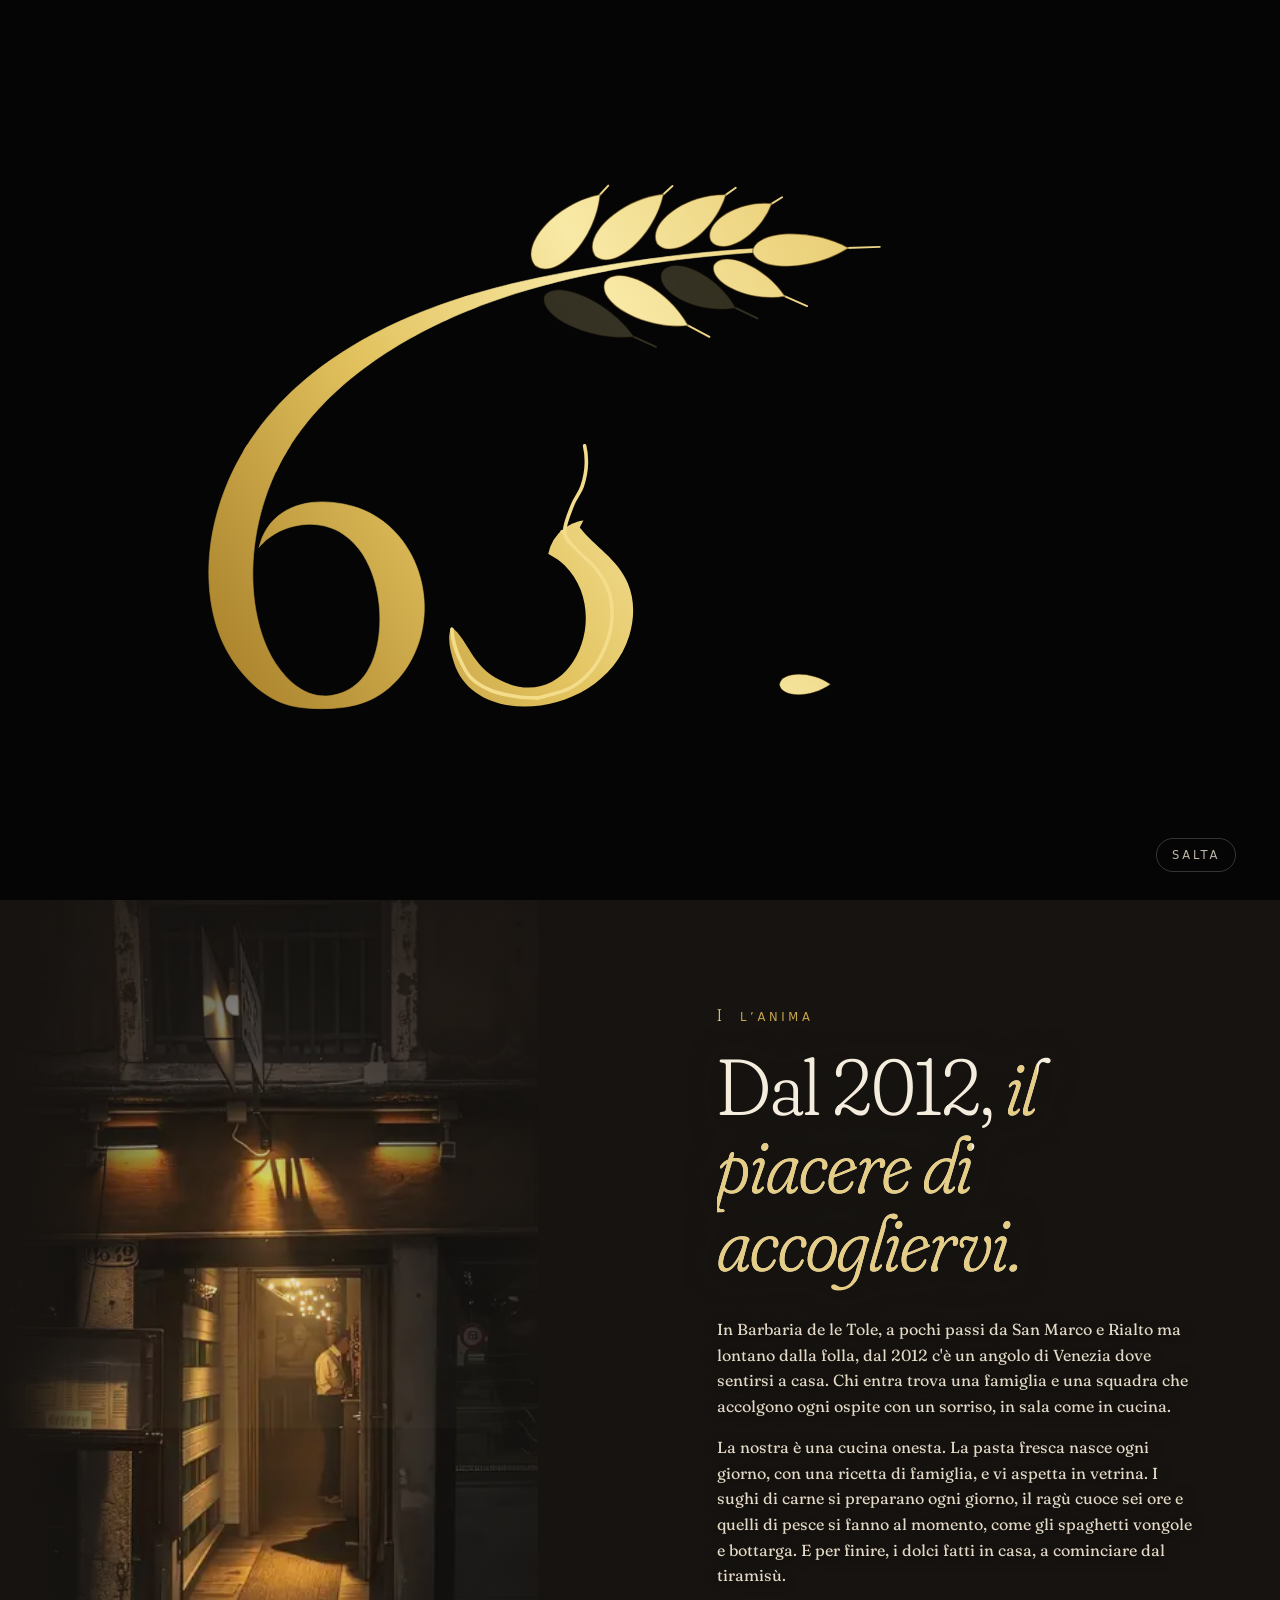
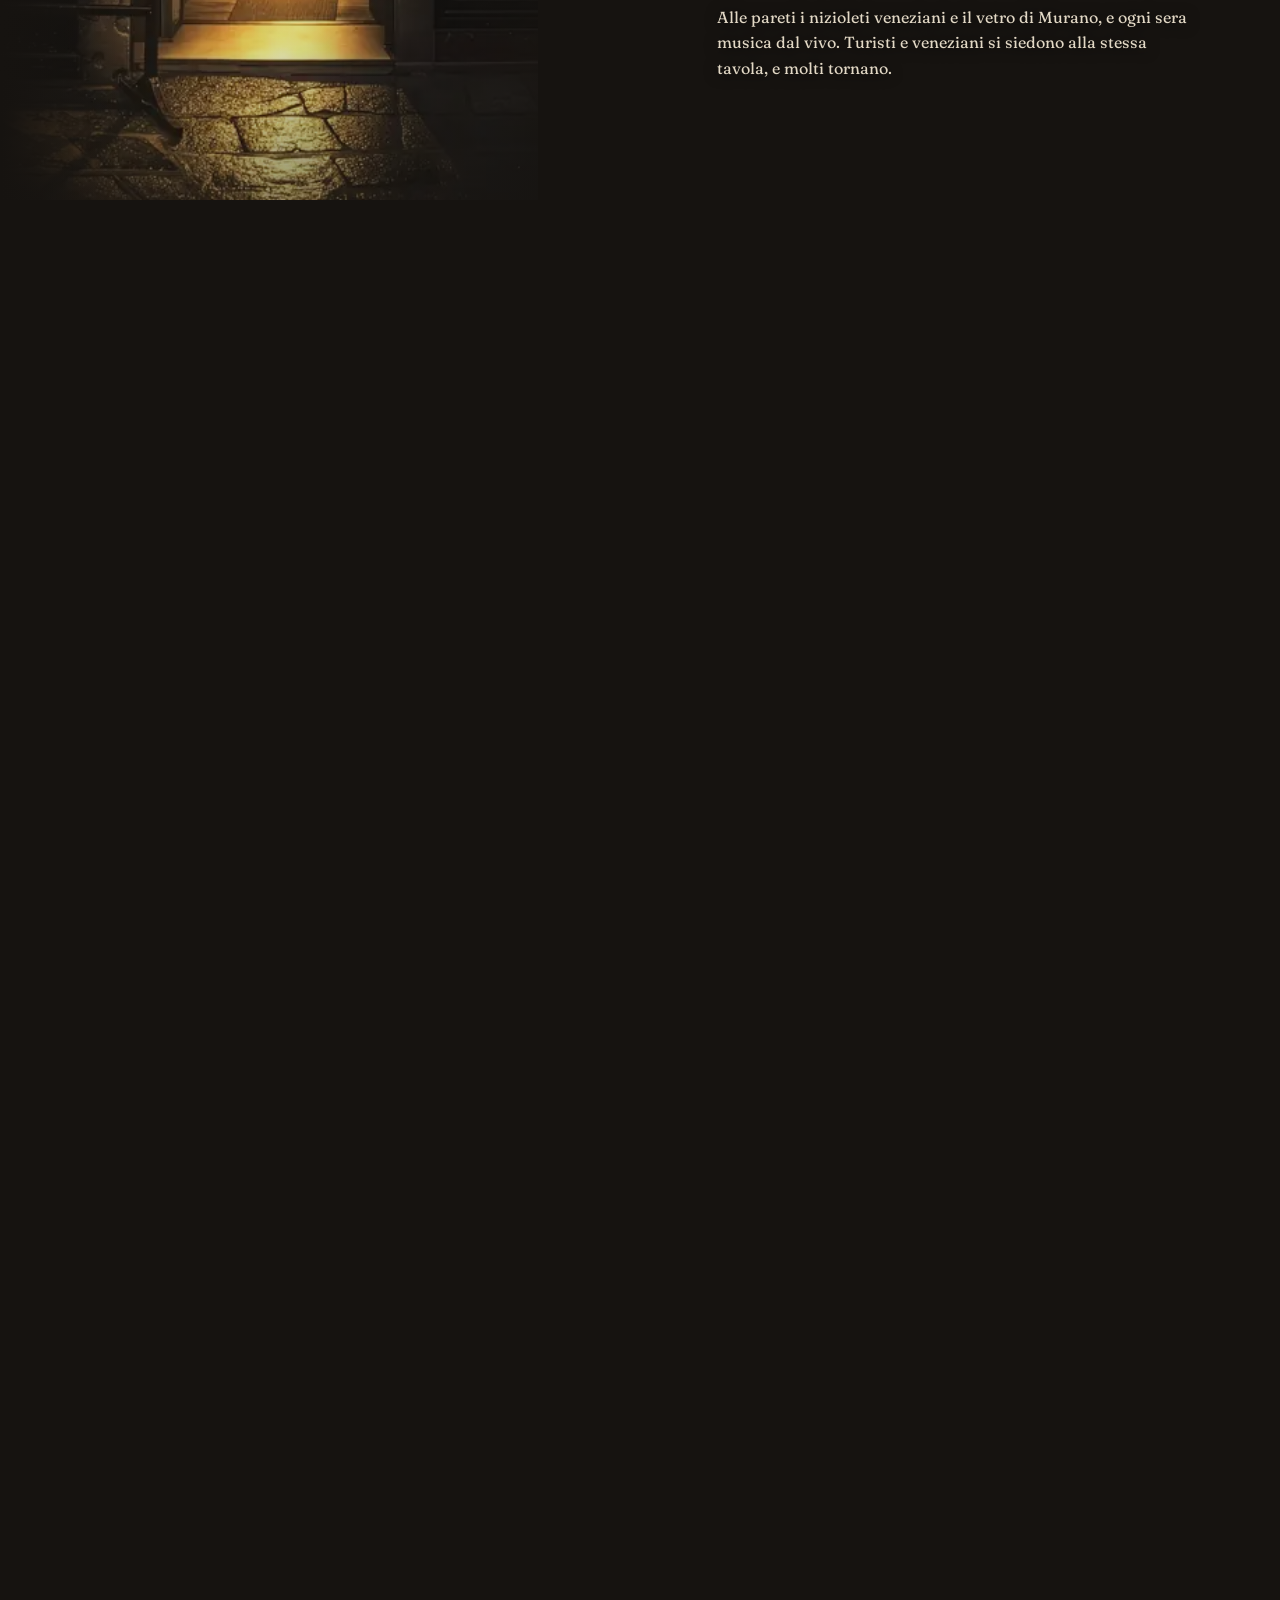
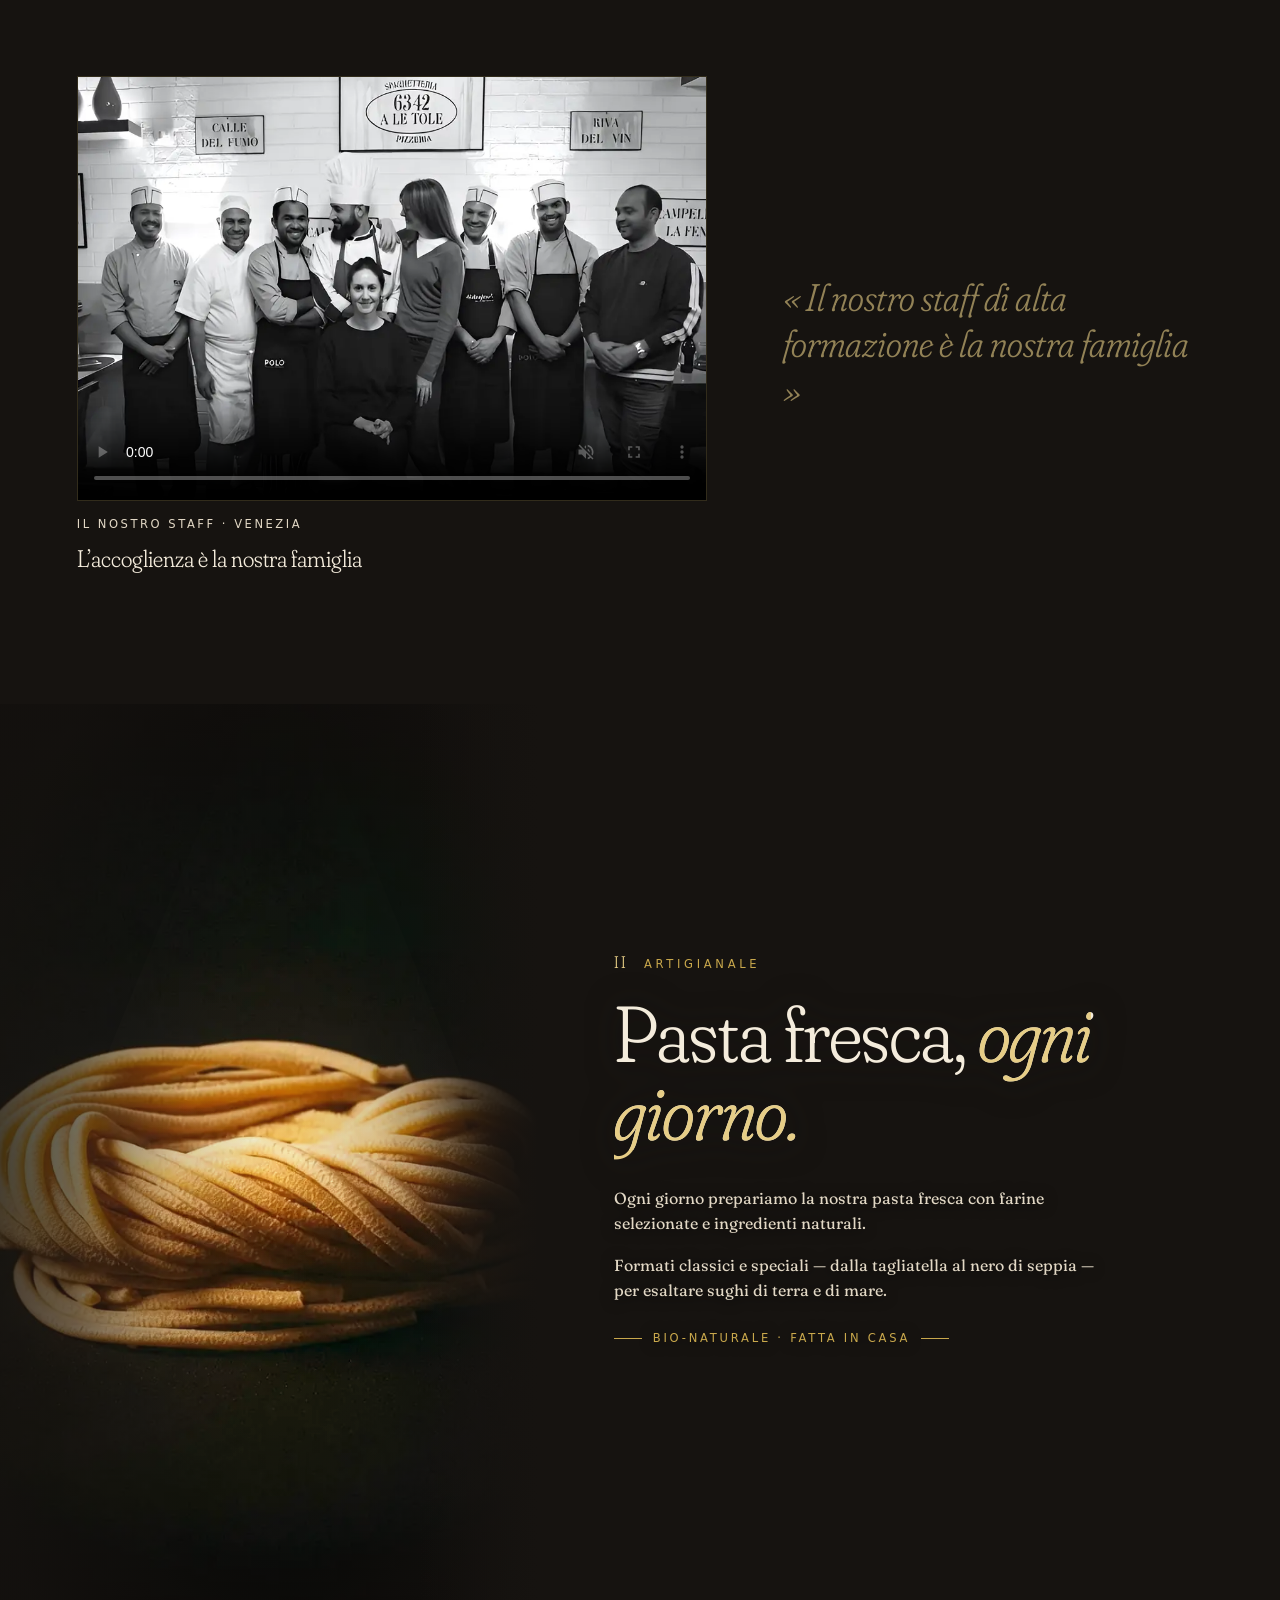
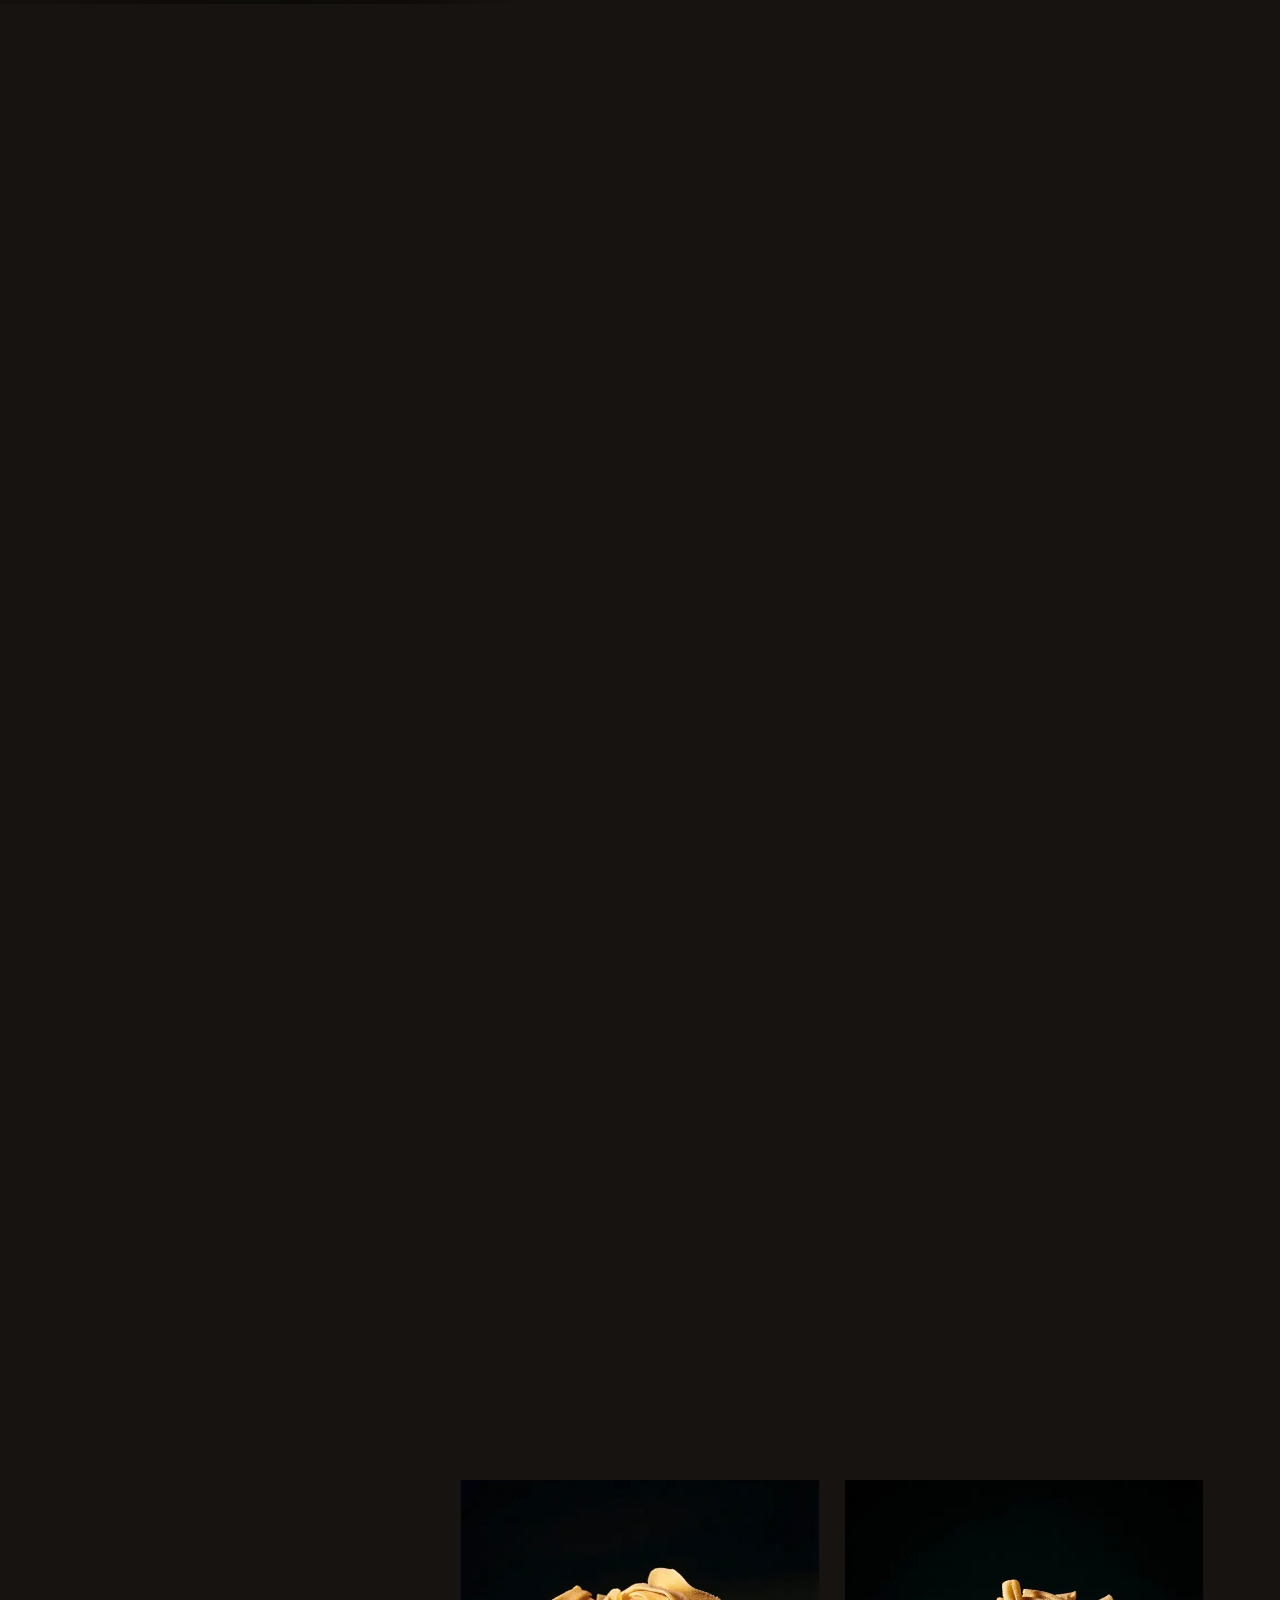
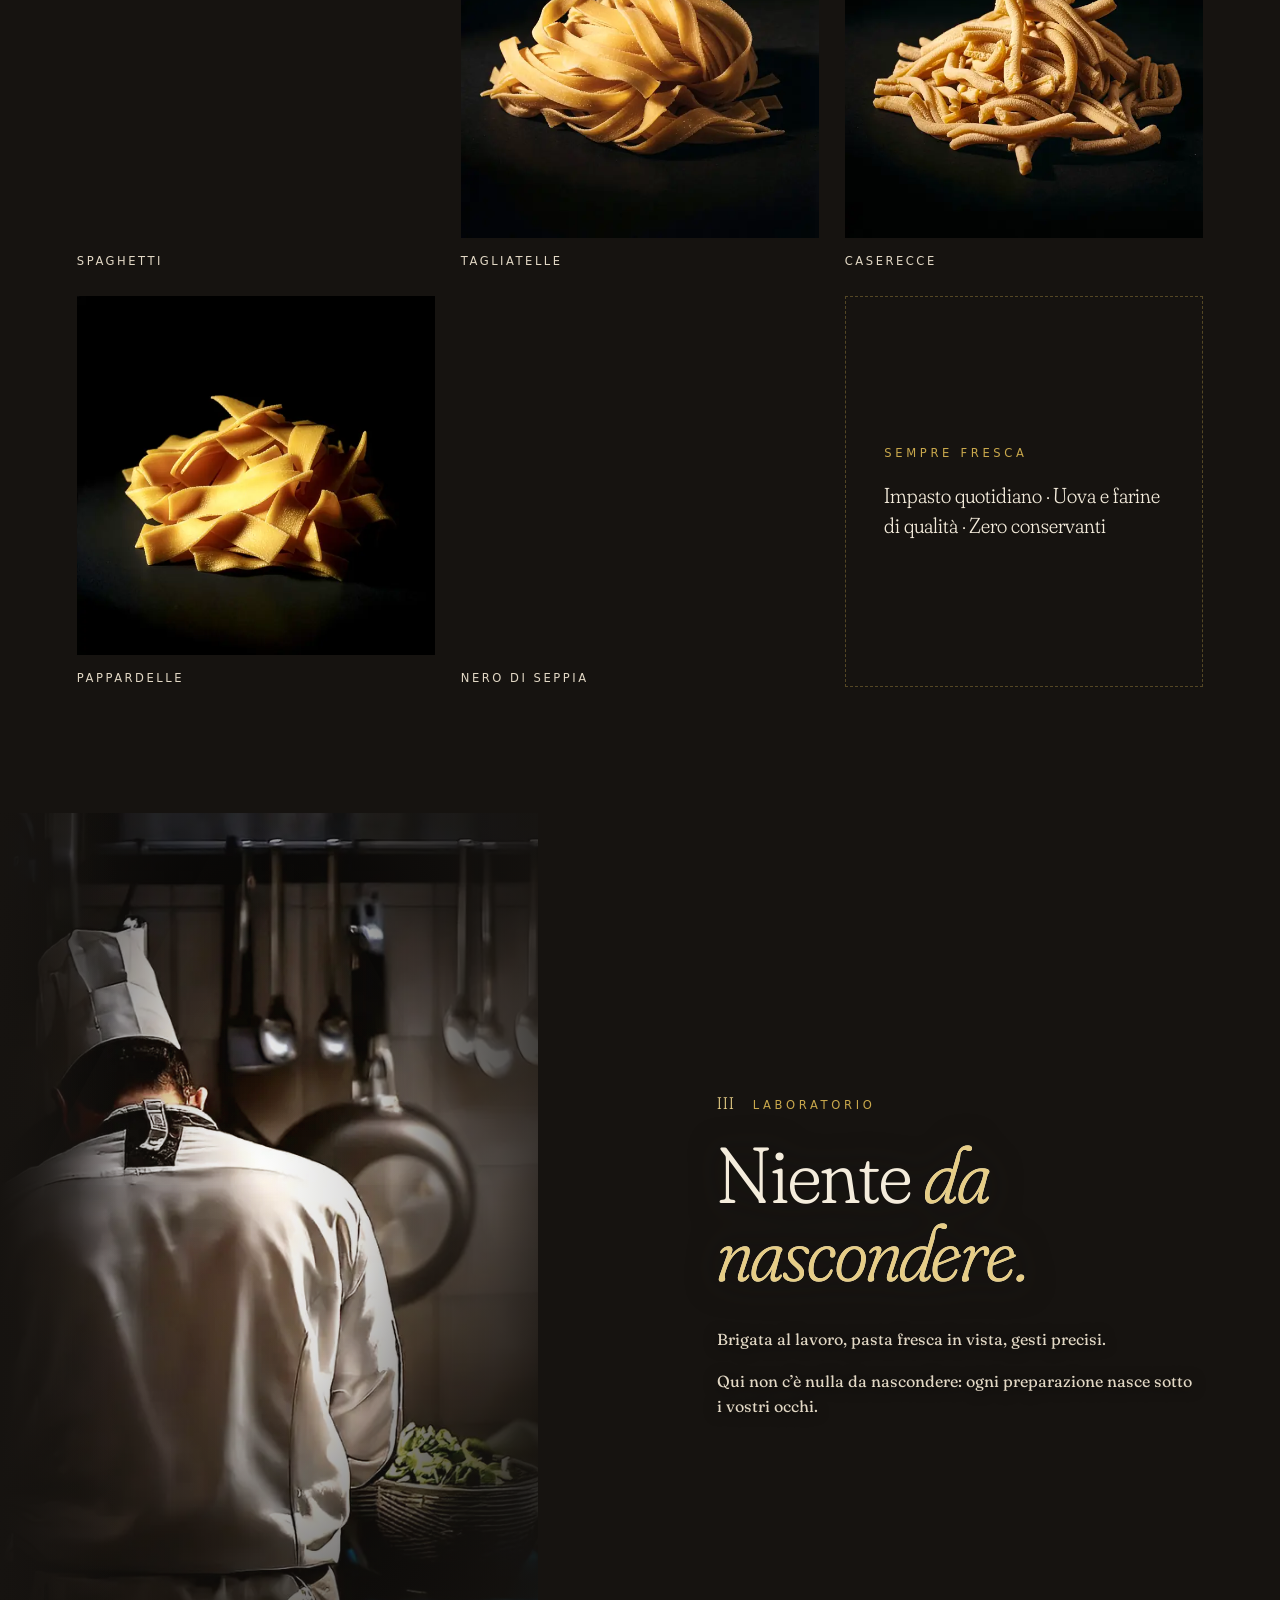
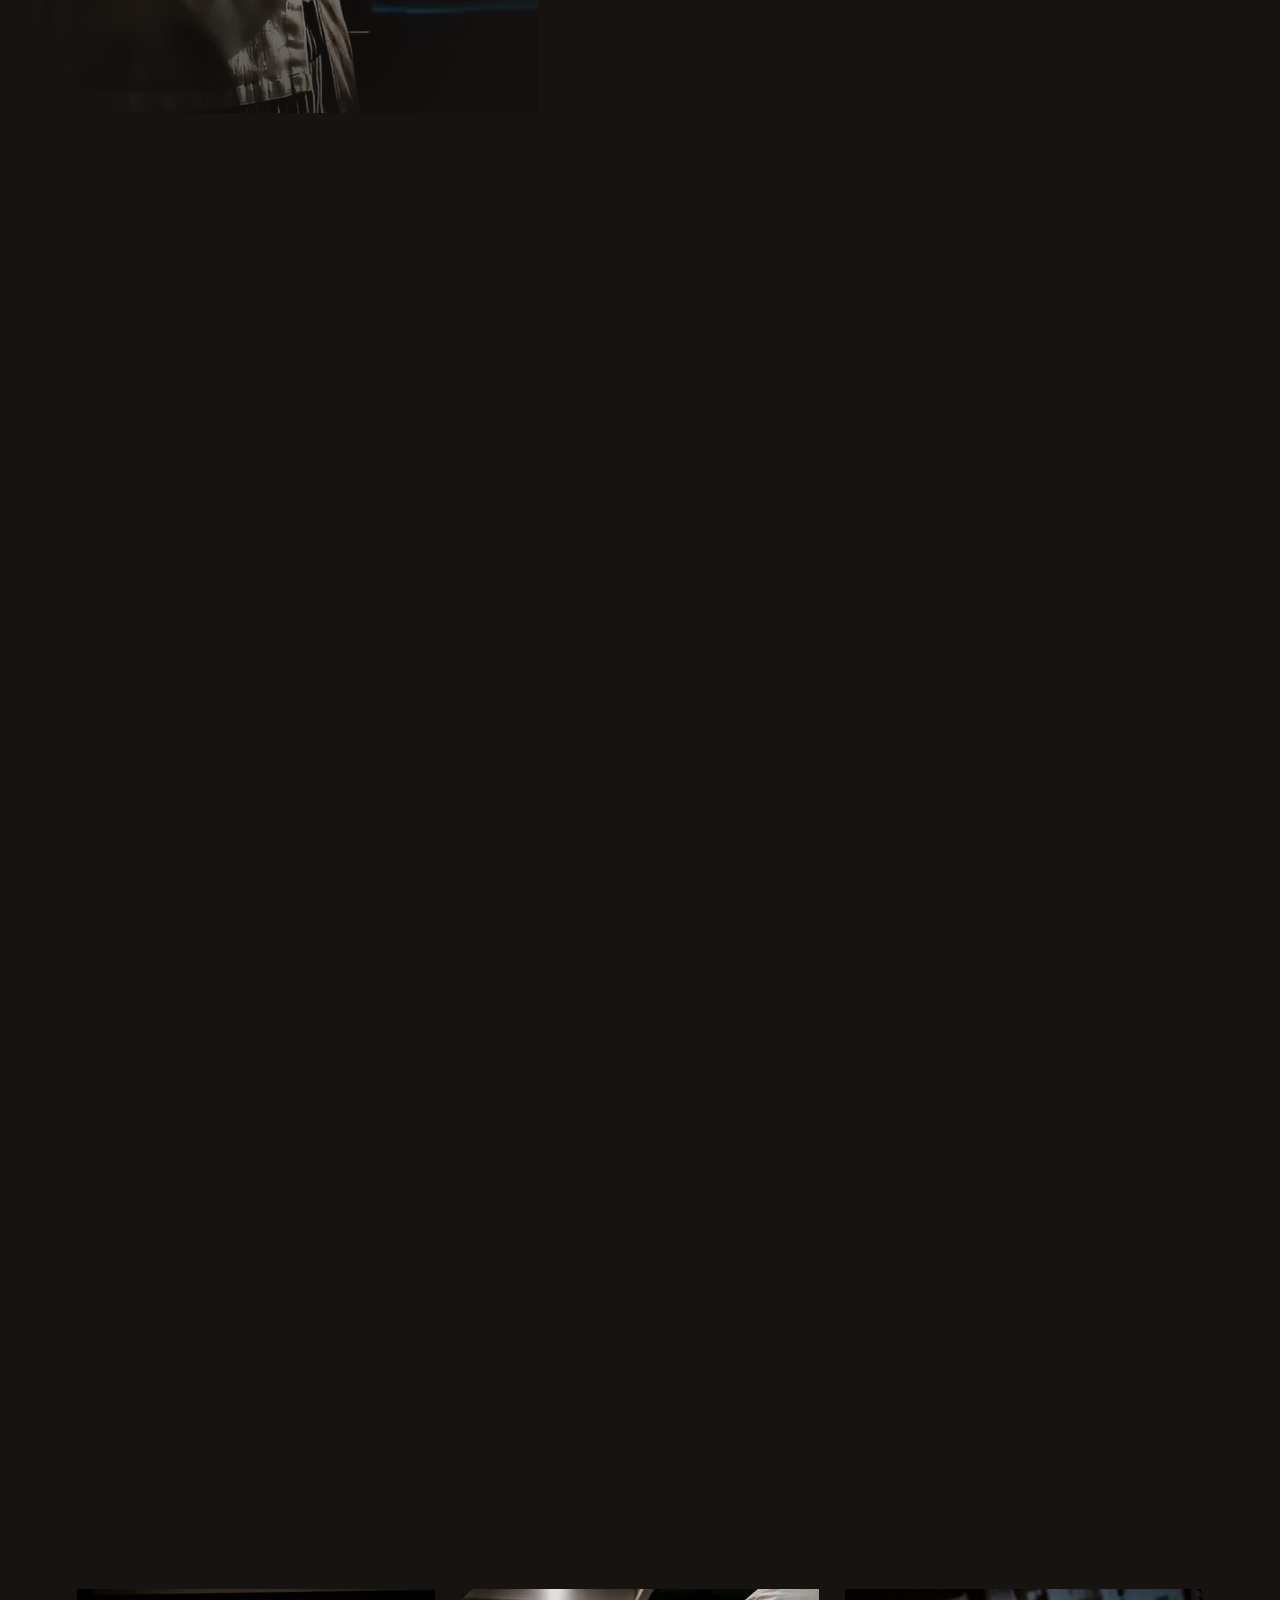
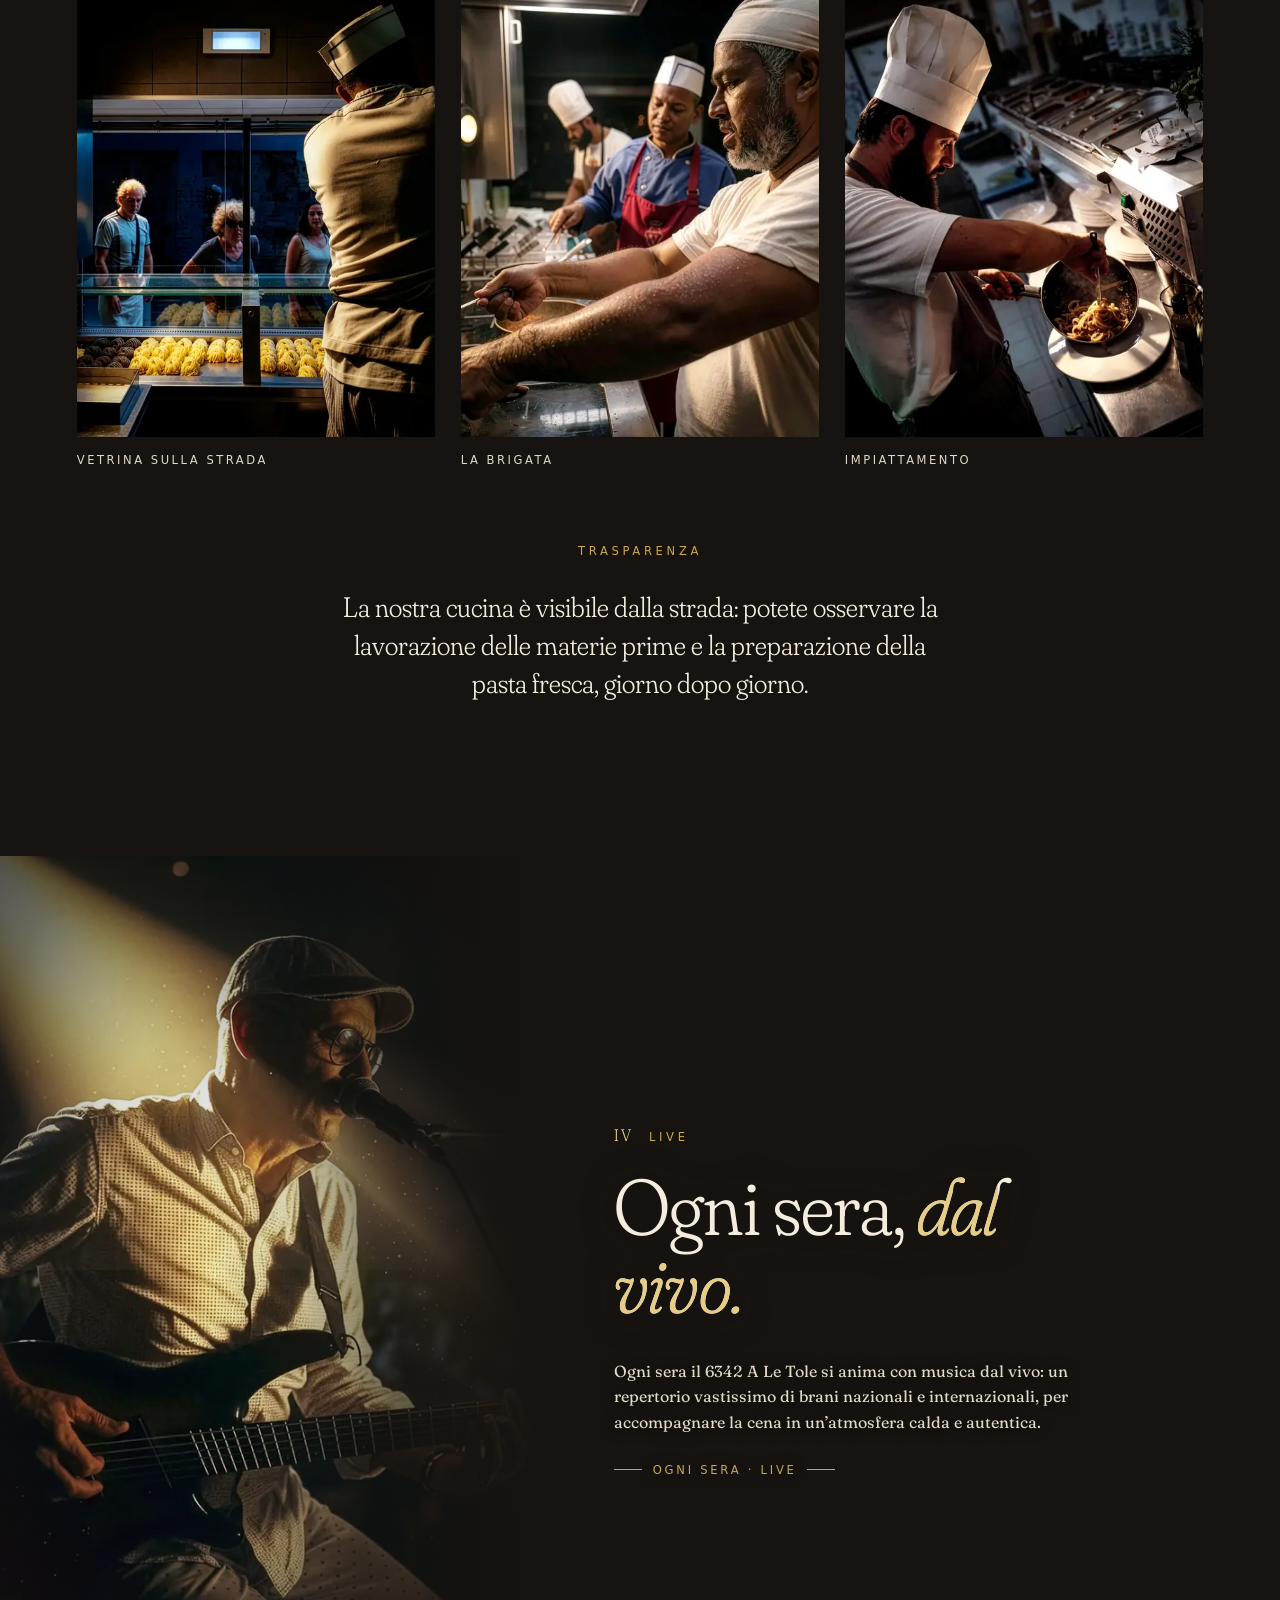
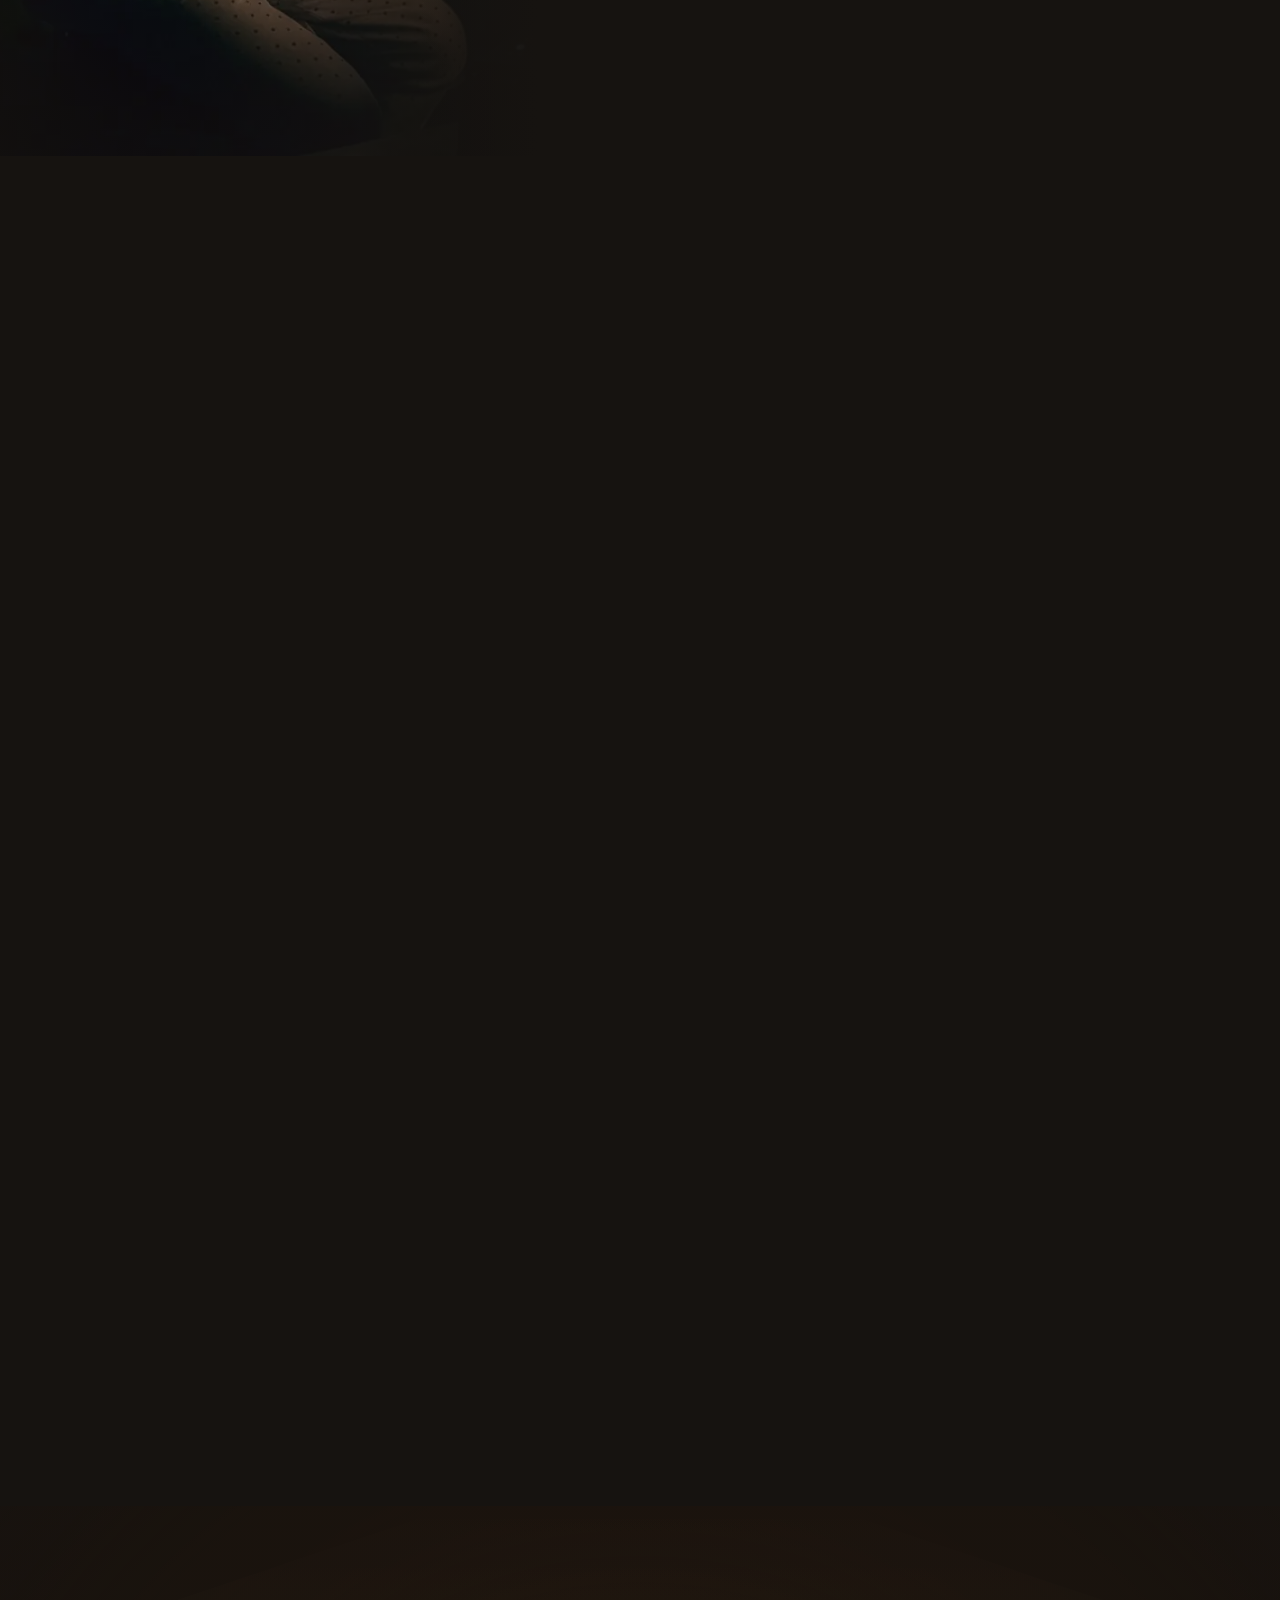
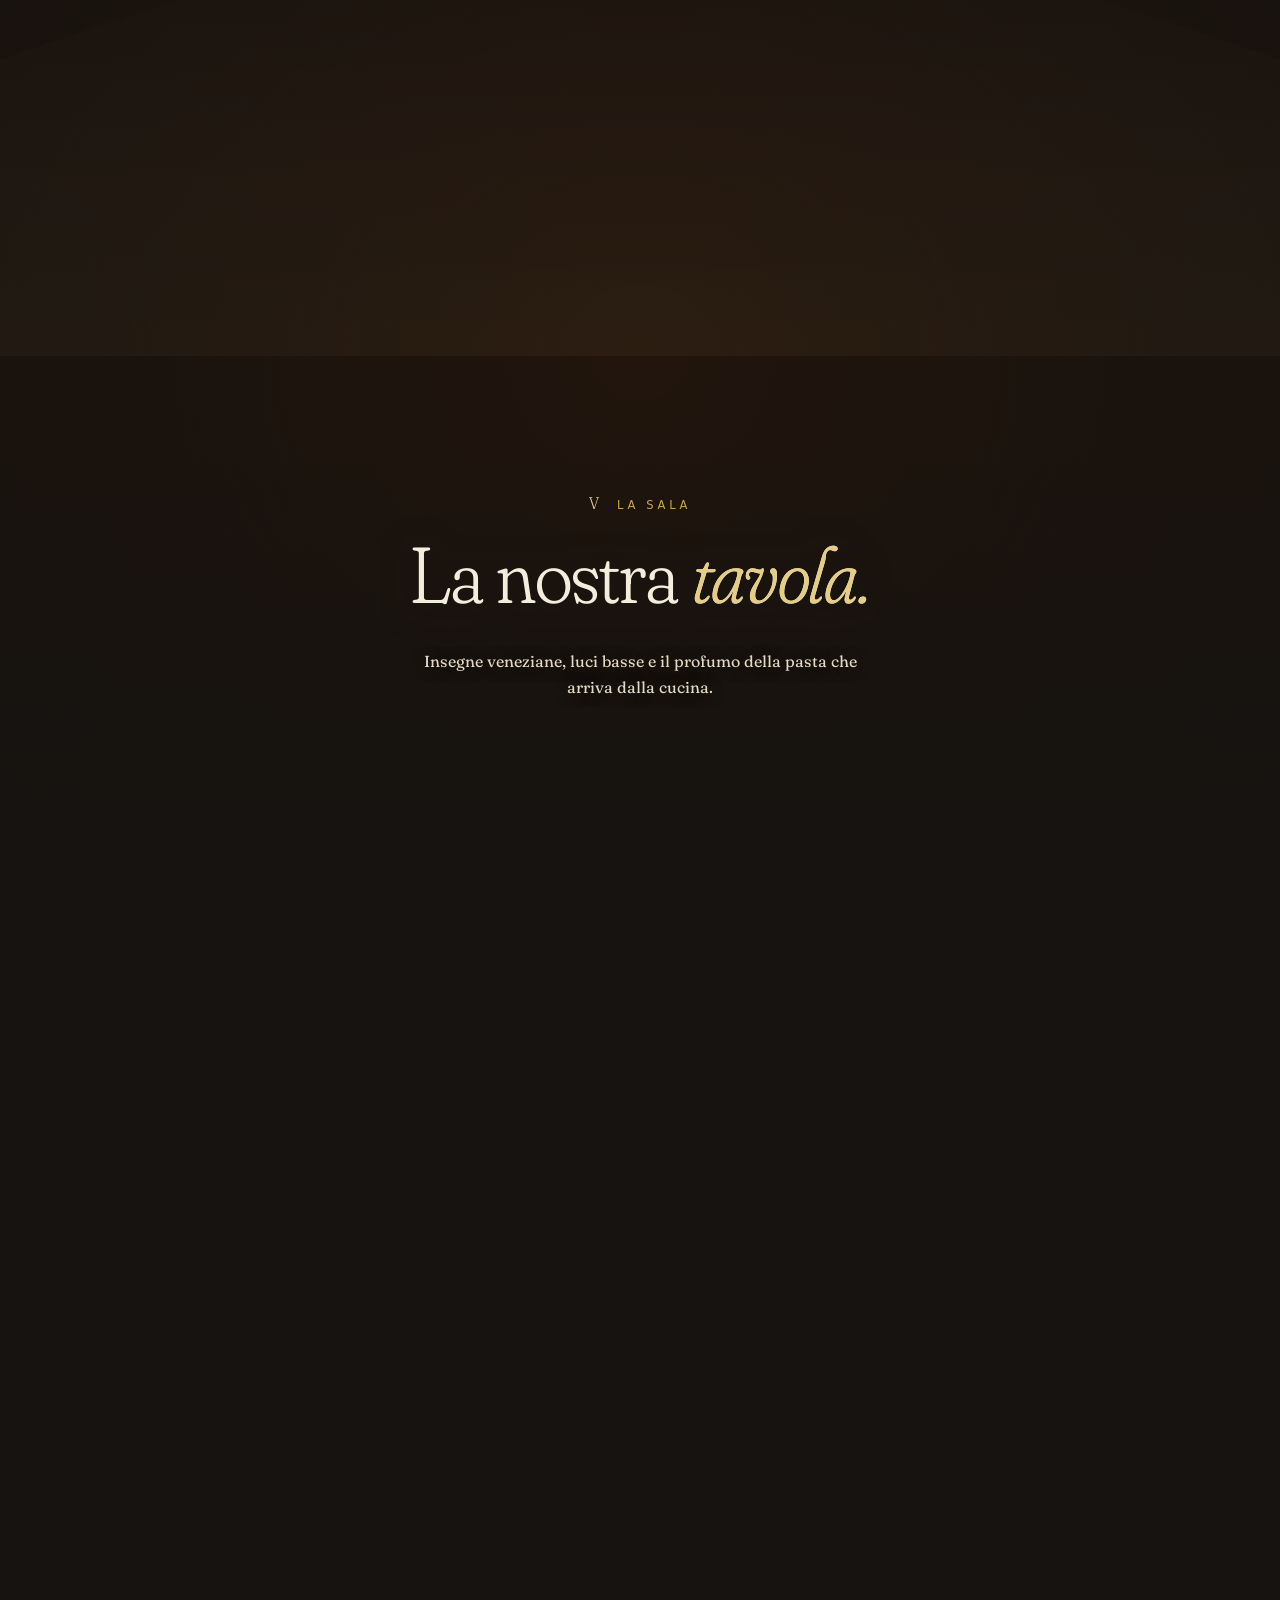
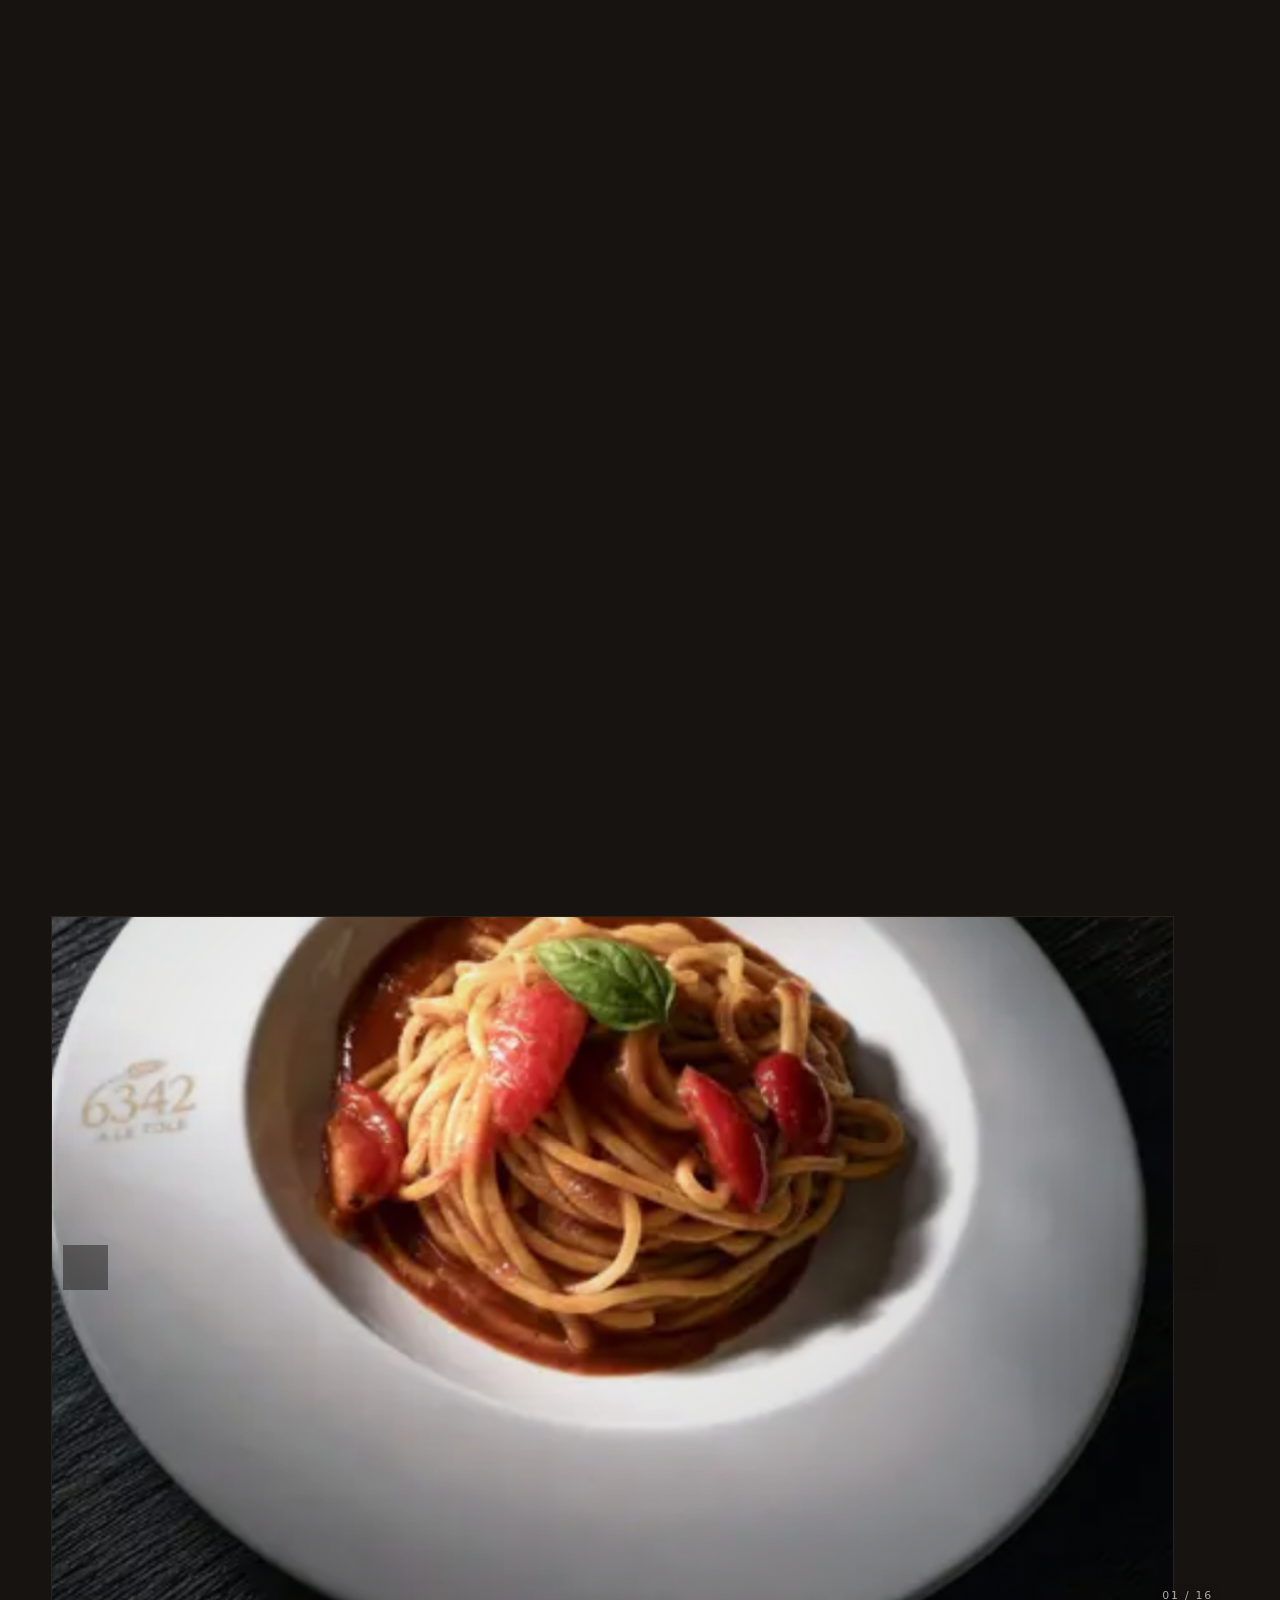
<file: index.html>
<!doctype html>
<html lang="it" data-base="">
<head>
<meta charset="utf-8">
<meta name="viewport" content="width=device-width, initial-scale=1, viewport-fit=cover">
<title>Spaghetteria 6342 a le Tole · Pasta fresca e pizza a Venezia, musica dal vivo ogni sera</title>
<meta name="description" content="Spaghetteria e pizzeria in Barbaria de le Tole, Castello 6342, Venezia. Pasta fresca fatta in casa, pizza e musica dal vivo ogni sera. Aperti tutti i giorni. Prenota su TheFork.">
<!-- BOZZA: togliere noindex alla pubblicazione -->
<meta name="robots" content="noindex, nofollow">
<link rel="canonical" href="https://www.6342aletole.it/">
<link rel="alternate" hreflang="it" href="https://www.6342aletole.it/">
<link rel="alternate" hreflang="en" href="https://www.6342aletole.it/en/">
<link rel="alternate" hreflang="de" href="https://www.6342aletole.it/de/">
<link rel="alternate" hreflang="fr" href="https://www.6342aletole.it/fr/">
<link rel="alternate" hreflang="x-default" href="https://www.6342aletole.it/">
<meta name="theme-color" content="#161310">
<meta property="og:type" content="restaurant">
<meta property="og:site_name" content="Spaghetteria 6342 a le Tole">
<meta property="og:title" content="Spaghetteria 6342 a le Tole · Venezia">
<meta property="og:description" content="Pasta fresca fatta in casa, pizza e musica dal vivo ogni sera, in Barbaria de le Tole.">
<meta property="og:url" content="https://www.6342aletole.it/">
<meta property="og:image" content="https://www.6342aletole.it/assets/img/brand/og-6342.jpg">
<meta property="og:image:width" content="1200"><meta property="og:image:height" content="630">
<meta property="og:locale" content="it_IT"><meta property="og:locale:alternate" content="en_GB"><meta property="og:locale:alternate" content="de_DE"><meta property="og:locale:alternate" content="fr_FR">
<meta name="twitter:card" content="summary_large_image">
<link rel="icon" href="favicon.ico" sizes="any">
<link rel="icon" type="image/png" sizes="192x192" href="icon-192.png">
<link rel="apple-touch-icon" href="apple-touch-icon.png">
<link rel="manifest" href="site.webmanifest">
<link rel="preload" href="assets/video/spiga-apertura.mp4" as="video">
<link rel="preload" as="image" type="image/webp" imagesrcset="assets/img/brand/logo-6342-oro-480.webp 480w, assets/img/brand/logo-6342-oro-720.webp 720w, assets/img/brand/logo-6342-oro-960.webp 960w" imagesizes="(max-width: 600px) 72vw, 400px" fetchpriority="high">
<script>
/* decide subito (prima del primo disegno) se mostrare l'intro: ogni visita, anche con reduced motion */
(function(){var d=document.documentElement;d.classList.add('js');var q=new URLSearchParams(location.search);
d.setAttribute('data-intro',(q.get('intro')==='0'||q.get('statico')==='1')?'static':'play');})();
</script>
<style>
.apertura{display:none}
.js[data-intro=play],.js[data-intro=resolve]{overflow:hidden}
.js[data-intro=play] .apertura,.js[data-intro=resolve] .apertura{position:fixed;inset:0;z-index:200;display:grid;place-items:center;background:#050505}
</style>
<link rel="stylesheet" href="assets/css/base.css">
<link rel="stylesheet" href="assets/css/home.css">
<link rel="stylesheet" href="assets/css/carosello.css">
<link rel="stylesheet" href="assets/css/apertura.css">
<script defer src="assets/js/spiga-anim.js"></script>
<script defer src="assets/js/apertura.js"></script>
<script defer src="assets/js/home.classic.js"></script>
<script defer src="assets/js/carosello.js"></script>
<script type="application/ld+json">
{
 "@context": "https://schema.org",
 "@type": "Restaurant",
 "@id": "https://www.6342aletole.it/#ristorante",
 "name": "Spaghetteria 6342 a le Tole",
 "alternateName": "6342 A Le Tole – Spaghetteria Pizzeria",
 "description": "Spaghetteria e pizzeria a Venezia, in Barbaria de le Tole (Castello 6342): pasta fresca fatta in casa, pizza e musica dal vivo ogni sera. Dal 2012.",
 "url": "https://www.6342aletole.it/",
 "image": [
  "https://www.6342aletole.it/assets/img/brand/og-6342.jpg"
 ],
 "logo": "https://www.6342aletole.it/assets/img/brand/logo-6342-oro-960.png",
 "telephone": "+39 041 476 8410",
 "email": "info6342aletole@gmail.com",
 "address": {
  "@type": "PostalAddress",
  "streetAddress": "Castello 6342 (Barbaria de le Tole)",
  "postalCode": "30122",
  "addressLocality": "Venezia",
  "addressRegion": "VE",
  "addressCountry": "IT"
 },
 "geo": {
  "@type": "GeoCoordinates",
  "latitude": 45.43864,
  "longitude": 12.34346
 },
 "inLanguage": "it",
 "servesCuisine": [
  "Italiana",
  "Veneziana",
  "Pasta fresca",
  "Pizza"
 ],
 "priceRange": "€€",
 "openingHours": [
  "Mo 12:00-15:00",
  "Mo 18:00-22:30",
  "Tu-Su 12:00-22:30"
 ],
 "legalName": "HR SRL",
 "vatID": "IT04380810277",
 "foundingDate": "2012",
 "acceptsReservations": "True",
 "hasMenu": "https://www.6342aletole.it/menu.html",
 "potentialAction": {
  "@type": "ReserveAction",
  "target": {
   "@type": "EntryPoint",
   "urlTemplate": "https://www.thefork.it/ristorante/6342-a-le-tole-spaghetteria-pizzeria-r869550",
   "inLanguage": "it",
   "actionPlatform": [
    "http://schema.org/DesktopWebPlatform",
    "http://schema.org/MobileWebPlatform"
   ]
  },
  "result": {
   "@type": "FoodEstablishmentReservation",
   "name": "Prenota un tavolo"
  }
 },
 "sameAs": [
  "https://www.instagram.com/spaghetteria6342aletole/",
  "https://www.facebook.com/6342AleTole",
  "https://www.thefork.it/ristorante/6342-a-le-tole-spaghetteria-pizzeria-r869550"
 ]
}
</script>
</head>
<body class="home">
<div class="apertura" id="apertura">
<video class="apertura-video" id="apertura-video" muted autoplay playsinline preload="auto" disablepictureinpicture src="assets/video/spiga-apertura.mp4" aria-hidden="true"></video>
<svg class="spiga6" data-manual aria-hidden="true" focusable="false" viewBox="0 0 1460 910">
  <defs>
    <linearGradient id="sp-oro" gradientUnits="userSpaceOnUse" x1="60" y1="900" x2="1440" y2="40">
      <stop offset="0" stop-color="#a8802a"/><stop offset=".3" stop-color="#e2c25e"/>
      <stop offset=".55" stop-color="#f8e9a6"/><stop offset=".8" stop-color="#e8cc72"/><stop offset="1" stop-color="#c9a040"/>
    </linearGradient>
    <linearGradient id="sp-band" gradientUnits="userSpaceOnUse" x1="0" y1="0" x2="300" y2="0">
      <stop offset="0" stop-color="#000"/><stop offset=".5" stop-color="#fff"/><stop offset="1" stop-color="#000"/>
    </linearGradient>
    <clipPath id="sp-low"><rect x="0" y="446" width="400" height="470"/></clipPath>
    <mask id="sp-growmask" maskUnits="userSpaceOnUse" x="0" y="0" width="1460" height="910">
      <path class="sp-grow" d="M118.0,444.0C123.0,436.7 136.7,414.0 148.0,400.0C159.3,386.0 172.0,373.3 186.0,360.0C200.0,346.7 214.7,333.3 232.0,320.0C249.3,306.7 267.0,293.3 290.0,280.0C313.0,266.7 340.0,252.8 370.0,240.0C400.0,227.2 440.3,213.3 470.0,203.0C499.7,192.7 517.2,186.0 548.0,178.0C578.8,170.0 619.7,161.7 655.0,155.0C690.3,148.3 727.5,142.7 760.0,138.0C792.5,133.3 824.0,129.7 850.0,127.0C876.0,124.3 891.0,123.3 916.0,122.0C941.0,120.7 974.3,119.8 1000.0,119.0C1025.7,118.2 1058.3,117.3 1070.0,117.0" fill="none" stroke="#fff" stroke-width="96" stroke-linecap="round"/>
    </mask>
    <mask id="sp-m3" maskUnits="userSpaceOnUse" x="0" y="0" width="1460" height="910"><path class="sp-mk" d="M560.0,866.0C554.5,865.7 539.7,866.0 527.0,864.0C514.3,862.0 497.0,859.3 484.0,854.0C471.0,848.7 458.2,841.5 449.0,832.0C439.8,822.5 433.8,807.5 429.0,797.0C424.2,786.5 421.8,776.5 420.0,769.0C418.2,761.5 418.3,754.8 418.0,752.0" fill="none" stroke="#fff" stroke-width="420" stroke-linecap="round" stroke-linejoin="round"/><path class="sp-mk" d="M560.0,866.0C562.0,865.5 562.8,865.8 572.0,863.0C581.2,860.2 602.2,856.0 615.0,849.0C627.8,842.0 639.5,832.2 649.0,821.0C658.5,809.8 666.3,795.7 672.0,782.0C677.7,768.3 681.7,753.7 683.0,739.0C684.3,724.3 684.0,708.2 680.0,694.0C676.0,679.8 667.8,666.0 659.0,654.0C650.2,642.0 636.0,632.3 627.0,622.0C618.0,611.7 606.5,604.7 605.0,592.0C603.5,579.3 613.2,558.8 618.0,546.0C622.8,533.2 630.2,526.5 634.0,515.0C637.8,503.5 640.7,489.5 641.0,477.0C641.3,464.5 639.8,451.7 636.0,440.0C632.2,428.3 625.8,416.5 618.0,407.0C610.2,397.5 598.8,389.0 589.0,383.0C579.2,377.0 570.0,373.7 559.0,371.0C548.0,368.3 534.7,366.5 523.0,367.0C511.3,367.5 500.0,370.5 489.0,374.0C478.0,377.5 466.2,381.8 457.0,388.0C447.8,394.2 439.2,402.2 434.0,411.0C428.8,419.8 427.8,429.8 426.0,441.0C424.2,452.2 423.5,471.8 423.0,478.0" fill="none" stroke="#fff" stroke-width="420" stroke-linecap="round" stroke-linejoin="round"/><path class="sp-mk" d="M603.0,590.0C595.8,590.7 574.3,592.7 560.0,594.0C545.7,595.3 524.2,597.3 517.0,598.0" fill="none" stroke="#fff" stroke-width="420" stroke-linecap="round" stroke-linejoin="round"/></mask>
    <mask id="sp-m4" maskUnits="userSpaceOnUse" x="0" y="0" width="1460" height="910"><path class="sp-mk" d="M1003.0,866.0C1002.5,855.0 1001.8,827.7 1000.0,800.0C998.2,772.3 994.8,740.0 992.0,700.0C989.2,660.0 985.8,601.7 983.0,560.0C980.2,518.3 975.5,483.0 975.0,450.0C974.5,417.0 979.2,376.7 980.0,362.0" fill="none" stroke="#fff" stroke-width="420" stroke-linecap="round" stroke-linejoin="round"/><path class="sp-mk" d="M1003.0,866.0C996.7,866.0 977.2,866.3 965.0,866.0C952.8,865.7 935.8,864.3 930.0,864.0" fill="none" stroke="#fff" stroke-width="420" stroke-linecap="round" stroke-linejoin="round"/><path class="sp-mk" d="M1003.0,866.0C1009.2,866.0 1027.5,866.3 1040.0,866.0C1052.5,865.7 1071.7,864.3 1078.0,864.0" fill="none" stroke="#fff" stroke-width="420" stroke-linecap="round" stroke-linejoin="round"/><path class="sp-mk" d="M978.0,372.0C973.3,380.0 967.0,390.3 950.0,420.0C933.0,449.7 900.7,509.3 876.0,550.0C851.3,590.7 820.7,637.7 802.0,664.0C783.3,690.3 770.3,700.7 764.0,708.0" fill="none" stroke="#fff" stroke-width="420" stroke-linecap="round" stroke-linejoin="round"/><path class="sp-mk" d="M756.0,712.0C771.7,711.7 817.7,710.5 850.0,710.0C882.3,709.5 916.7,709.3 950.0,709.0C983.3,708.7 1026.3,708.8 1050.0,708.0C1073.7,707.2 1083.8,708.3 1092.0,704.0C1100.2,699.7 1097.8,685.7 1099.0,682.0" fill="none" stroke="#fff" stroke-width="420" stroke-linecap="round" stroke-linejoin="round"/></mask>
    <mask id="sp-m2" maskUnits="userSpaceOnUse" x="0" y="0" width="1460" height="910"><path class="sp-mk" d="M1138.0,855.0C1147.0,848.7 1176.3,832.7 1192.0,817.0C1207.7,801.3 1219.0,778.0 1232.0,761.0C1245.0,744.0 1257.3,731.3 1270.0,715.0C1282.7,698.7 1296.7,681.0 1308.0,663.0C1319.3,645.0 1329.8,625.8 1338.0,607.0C1346.2,588.2 1353.5,570.0 1357.0,550.0C1360.5,530.0 1361.5,507.0 1359.0,487.0C1356.5,467.0 1352.2,447.2 1342.0,430.0C1331.8,412.8 1315.0,394.8 1298.0,384.0C1281.0,373.2 1259.2,366.7 1240.0,365.0C1220.8,363.3 1199.8,366.2 1183.0,374.0C1166.2,381.8 1147.5,398.8 1139.0,412.0C1130.5,425.2 1133.3,443.0 1132.0,453.0C1130.7,463.0 1131.2,468.8 1131.0,472.0" fill="none" stroke="#fff" stroke-width="420" stroke-linecap="round" stroke-linejoin="round"/><path class="sp-mk" d="M1138.0,855.0C1154.2,852.5 1208.0,842.8 1235.0,840.0C1262.0,837.2 1275.2,839.0 1300.0,838.0C1324.8,837.0 1364.3,835.0 1384.0,834.0C1403.7,833.0 1412.3,832.3 1418.0,832.0" fill="none" stroke="#fff" stroke-width="420" stroke-linecap="round" stroke-linejoin="round"/><path class="sp-mk" d="M1421.0,838.0C1422.0,831.7 1425.3,812.3 1427.0,800.0C1428.7,787.7 1430.3,770.0 1431.0,764.0" fill="none" stroke="#fff" stroke-width="420" stroke-linecap="round" stroke-linejoin="round"/></mask>
    <mask id="sp-shine" maskUnits="userSpaceOnUse" x="0" y="0" width="1460" height="910">
      <rect class="sp-band" x="-300" y="-500" width="300" height="1900" fill="url(#sp-band)" transform="rotate(18 730 455) translate(-500 0)"/>
    </mask>
    <path id="sp-six" d="M98.95,614.61C101.10,612.66 107.20,606.16 111.40,602.69C115.60,599.22 119.90,596.36 124.15,593.79C128.40,591.23 132.65,589.15 136.89,587.30C141.13,585.46 145.34,583.99 149.58,582.73C153.81,581.47 158.04,580.49 162.30,579.74C166.57,578.98 170.85,578.47 175.15,578.20C179.45,577.93 183.80,577.89 188.11,578.12C192.43,578.35 196.79,578.83 201.07,579.59C205.34,580.35 209.63,581.37 213.76,582.68C217.90,583.99 221.99,585.61 225.86,587.46C229.74,589.31 233.50,591.49 237.01,593.79C240.53,596.09 243.85,598.64 246.96,601.26C250.07,603.88 252.93,606.65 255.66,609.52C258.40,612.39 260.94,615.38 263.35,618.48C265.76,621.57 268.01,624.78 270.14,628.08C272.27,631.38 274.26,634.79 276.12,638.27C277.99,641.76 279.73,645.35 281.35,649.01C282.97,652.68 284.47,656.43 285.85,660.25C287.24,664.06 288.50,667.96 289.66,671.91C290.81,675.86 291.85,679.89 292.77,683.95C293.69,688.01 294.50,692.14 295.20,696.29C295.90,700.44 296.48,704.64 296.95,708.85C297.42,713.07 297.78,717.33 298.02,721.59C298.27,725.85 298.40,730.14 298.41,734.43C298.42,738.73 298.33,743.04 298.10,747.35C297.88,751.66 297.54,755.99 297.06,760.29C296.57,764.58 295.97,768.88 295.20,773.11C294.44,777.34 293.55,781.55 292.48,785.68C291.42,789.80 290.21,793.89 288.83,797.86C287.44,801.83 285.90,805.74 284.16,809.51C282.41,813.28 280.51,816.97 278.38,820.50C276.25,824.03 273.94,827.46 271.37,830.69C268.81,833.93 266.06,837.03 262.99,839.93C259.93,842.82 256.58,845.59 252.98,848.07C249.38,850.54 245.47,852.84 241.40,854.76C237.33,856.69 232.99,858.37 228.57,859.63C224.14,860.88 219.50,861.82 214.88,862.30C210.26,862.77 205.48,862.87 200.84,862.48C196.20,862.09 191.50,861.22 187.05,859.95C182.59,858.69 178.21,856.90 174.10,854.90C170.00,852.90 166.09,850.48 162.41,847.97C158.73,845.45 155.34,842.69 152.04,839.80C148.74,836.90 145.63,833.83 142.61,830.61C139.60,827.39 136.72,824.00 133.96,820.48C131.20,816.97 128.57,813.29 126.06,809.52C123.56,805.75 121.18,801.83 118.94,797.86C116.71,793.88 114.61,789.78 112.67,785.68C110.73,781.57 108.95,777.40 107.31,773.24C105.66,769.07 104.17,764.89 102.78,760.71C101.39,756.53 100.14,752.37 98.97,748.17C97.80,743.97 96.74,739.76 95.77,735.51C94.80,731.27 93.92,727.00 93.13,722.69C92.34,718.38 91.64,714.04 91.02,709.65C90.40,705.27 89.87,700.83 89.42,696.38C88.96,691.93 88.60,687.45 88.32,682.96C88.03,678.47 87.83,673.97 87.72,669.45C87.60,664.93 87.57,660.39 87.63,655.84C87.68,651.30 87.81,646.73 88.03,642.16C88.25,637.60 88.55,633.01 88.93,628.43C89.31,623.84 89.78,619.25 90.33,614.65C90.87,610.06 91.50,605.46 92.21,600.86C92.93,596.26 93.72,591.66 94.59,587.07C95.47,582.48 96.42,577.89 97.46,573.31C98.50,568.73 99.62,564.16 100.81,559.60C102.01,555.05 103.29,550.50 104.65,545.98C106.01,541.45 107.45,536.95 108.96,532.46C110.48,527.98 112.08,523.52 113.75,519.09C115.42,514.66 117.18,510.25 119.01,505.89C120.84,501.52 122.74,497.18 124.73,492.88C126.71,488.59 128.77,484.33 130.90,480.11C133.04,475.90 135.25,471.73 137.53,467.60C139.82,463.47 142.18,459.38 144.62,455.33C147.06,451.29 149.57,447.28 152.15,443.31C154.74,439.34 157.40,435.42 160.12,431.53C162.85,427.64 165.65,423.80 168.52,419.99C171.38,416.19 174.32,412.42 177.32,408.70C180.32,404.97 183.39,401.29 186.52,397.64C189.65,394.00 192.84,390.40 196.09,386.84C199.35,383.28 202.67,379.76 206.04,376.28C209.41,372.80 212.85,369.36 216.33,365.96C219.82,362.57 223.37,359.21 226.96,355.90C230.56,352.59 234.21,349.31 237.91,346.09C241.61,342.86 245.36,339.67 249.15,336.52C252.95,333.38 256.80,330.27 260.68,327.21C264.57,324.15 268.51,321.13 272.48,318.16C276.45,315.18 280.47,312.25 284.52,309.35C288.57,306.46 292.66,303.61 296.79,300.81C300.91,298.00 305.08,295.24 309.27,292.51C313.46,289.79 317.69,287.11 321.94,284.48C326.19,281.84 330.48,279.25 334.79,276.70C339.10,274.14 343.43,271.64 347.79,269.17C352.15,266.70 356.53,264.28 360.94,261.89C365.34,259.51 369.77,257.17 374.22,254.87C378.68,252.56 383.15,250.30 387.65,248.08C392.14,245.86 396.66,243.68 401.20,241.54C405.74,239.39 410.30,237.29 414.88,235.22C419.46,233.16 424.07,231.13 428.69,229.14C433.31,227.15 437.95,225.20 442.61,223.28C447.26,221.36 451.94,219.48 456.63,217.64C461.33,215.80 466.04,213.99 470.77,212.21C475.50,210.44 480.24,208.70 485.00,207.00C489.76,205.29 494.54,203.62 499.33,201.99C504.12,200.35 508.92,198.74 513.74,197.17C518.56,195.60 523.39,194.06 528.24,192.55C533.08,191.05 537.94,189.57 542.81,188.12C547.68,186.68 552.56,185.26 557.45,183.88C562.34,182.49 567.25,181.14 572.16,179.81C577.07,178.48 581.99,177.18 586.92,175.91C591.85,174.64 596.80,173.40 601.74,172.19C606.69,170.97 611.65,169.78 616.61,168.62C621.57,167.45 626.54,166.32 631.52,165.21C636.49,164.09 641.47,163.01 646.46,161.95C651.44,160.88 656.44,159.84 661.43,158.83C666.43,157.81 671.43,156.82 676.43,155.85C681.43,154.88 686.44,153.94 691.45,153.01C696.46,152.09 701.47,151.19 706.49,150.31C711.50,149.43 716.52,148.57 721.55,147.74C726.57,146.90 731.60,146.09 736.62,145.30C741.65,144.50 746.68,143.73 751.72,142.98C756.75,142.23 761.79,141.50 766.83,140.79C771.87,140.08 776.91,139.39 781.96,138.72C787.00,138.04 792.05,137.39 797.10,136.76C802.15,136.13 807.20,135.52 812.25,134.92C817.31,134.33 822.36,133.75 827.42,133.20C832.48,132.64 837.54,132.10 842.60,131.58C847.66,131.06 852.72,130.55 857.79,130.06C862.86,129.58 867.92,129.11 872.99,128.66C878.06,128.20 883.13,127.77 888.21,127.35C893.28,126.93 898.35,126.52 903.43,126.14C908.51,125.75 913.59,125.38 918.67,125.02C923.75,124.66 928.83,124.32 933.91,123.99C938.99,123.67 944.08,123.36 949.17,123.06C954.25,122.76 959.34,122.48 964.43,122.21C969.52,121.94 974.61,121.68 979.71,121.44C984.80,121.20 989.90,120.97 994.99,120.75C1000.09,120.53 1005.19,120.33 1010.29,120.14C1015.39,119.95 1020.49,119.77 1025.60,119.60C1030.70,119.43 1035.81,119.28 1040.92,119.13C1046.03,118.99 1051.39,118.97 1056.25,118.73C1061.11,118.49 1067.76,117.97 1070.06,117.69C1072.37,117.42 1072.63,117.38 1070.07,117.09C1067.51,116.81 1059.83,116.21 1054.71,115.99C1049.59,115.77 1044.47,115.82 1039.35,115.77C1034.24,115.72 1029.12,115.70 1024.00,115.70C1018.89,115.69 1013.77,115.72 1008.66,115.76C1003.54,115.80 998.43,115.87 993.32,115.96C988.21,116.05 983.09,116.16 977.99,116.30C972.88,116.43 967.77,116.59 962.66,116.77C957.55,116.95 952.45,117.14 947.34,117.37C942.24,117.59 937.14,117.83 932.04,118.09C926.94,118.35 921.84,118.63 916.74,118.94C911.64,119.24 906.54,119.56 901.45,119.91C896.36,120.25 891.26,120.61 886.17,120.99C881.08,121.37 875.99,121.78 870.90,122.20C865.82,122.61 860.73,123.05 855.65,123.51C850.56,123.97 845.48,124.44 840.40,124.93C835.32,125.43 830.24,125.94 825.16,126.46C820.08,126.99 815.01,127.54 809.93,128.10C804.86,128.66 799.79,129.24 794.72,129.84C789.65,130.43 784.58,131.04 779.51,131.67C774.44,132.30 769.38,132.94 764.31,133.60C759.25,134.26 754.19,134.94 749.12,135.63C744.06,136.32 739.00,137.02 733.94,137.74C728.88,138.46 723.83,139.20 718.77,139.94C713.72,140.69 708.66,141.45 703.61,142.23C698.55,143.01 693.50,143.80 688.45,144.60C683.40,145.40 678.35,146.22 673.30,147.05C668.25,147.88 663.20,148.72 658.15,149.58C653.10,150.43 648.05,151.30 643.00,152.18C637.96,153.06 632.91,153.95 627.86,154.86C622.82,155.77 617.77,156.70 612.73,157.64C607.69,158.58 602.65,159.53 597.61,160.51C592.57,161.49 587.54,162.48 582.50,163.49C577.47,164.51 572.44,165.54 567.41,166.59C562.39,167.65 557.36,168.72 552.35,169.82C547.33,170.92 542.31,172.04 537.31,173.19C532.30,174.34 527.29,175.51 522.29,176.70C517.29,177.90 512.30,179.12 507.31,180.38C502.32,181.63 497.34,182.90 492.37,184.21C487.39,185.52 482.42,186.86 477.46,188.23C472.50,189.60 467.55,190.99 462.60,192.43C457.65,193.86 452.71,195.32 447.78,196.82C442.85,198.32 437.93,199.85 433.02,201.42C428.11,202.99 423.20,204.60 418.31,206.24C413.41,207.89 408.53,209.57 403.65,211.29C398.78,213.01 393.91,214.77 389.06,216.57C384.21,218.37 379.37,220.21 374.54,222.10C369.71,223.98 364.89,225.91 360.08,227.88C355.28,229.86 350.48,231.87 345.70,233.94C340.92,236.00 336.15,238.11 331.40,240.27C326.65,242.42 321.91,244.63 317.19,246.89C312.46,249.14 307.75,251.45 303.06,253.80C298.37,256.16 293.70,258.56 289.05,261.02C284.40,263.48 279.76,265.99 275.16,268.55C270.55,271.12 265.96,273.73 261.41,276.40C256.85,279.07 252.32,281.79 247.82,284.57C243.32,287.35 238.84,290.18 234.40,293.07C229.97,295.96 225.56,298.91 221.19,301.91C216.82,304.91 212.48,307.97 208.18,311.09C203.88,314.21 199.62,317.39 195.41,320.62C191.19,323.86 187.01,327.16 182.88,330.52C178.75,333.87 174.66,337.29 170.62,340.77C166.58,344.25 162.59,347.80 158.65,351.40C154.71,355.01 150.82,358.68 146.99,362.42C143.15,366.15 139.37,369.95 135.65,373.82C131.93,377.68 128.26,381.61 124.66,385.61C121.06,389.61 117.52,393.68 114.04,397.81C110.57,401.95 107.16,406.15 103.82,410.42C100.48,414.70 97.21,419.04 94.01,423.45C90.82,427.86 87.69,432.34 84.64,436.90C81.60,441.45 78.63,446.08 75.74,450.76C72.86,455.45 70.05,460.21 67.34,465.02C64.63,469.83 62.00,474.71 59.47,479.64C56.94,484.57 54.49,489.55 52.15,494.59C49.80,499.63 47.55,504.72 45.40,509.86C43.25,515.00 41.19,520.19 39.24,525.41C37.30,530.64 35.45,535.92 33.71,541.23C31.98,546.54 30.34,551.90 28.83,557.28C27.31,562.67 25.90,568.09 24.62,573.54C23.33,578.99 22.15,584.47 21.10,589.98C20.05,595.48 19.11,601.01 18.31,606.56C17.51,612.11 16.82,617.68 16.27,623.26C15.72,628.83 15.30,634.43 15.01,640.03C14.72,645.63 14.57,651.24 14.56,656.85C14.54,662.46 14.66,668.07 14.93,673.67C15.20,679.27 15.61,684.88 16.17,690.46C16.73,696.04 17.43,701.60 18.29,707.16C19.15,712.71 20.15,718.24 21.33,723.77C22.52,729.30 23.86,734.83 25.42,740.32C26.97,745.81 28.70,751.29 30.66,756.71C32.62,762.13 34.77,767.52 37.17,772.83C39.57,778.13 42.20,783.41 45.05,788.54C47.90,793.68 51.00,798.74 54.28,803.66C57.56,808.59 61.05,813.40 64.72,818.07C68.39,822.75 72.25,827.32 76.30,831.72C80.35,836.11 84.60,840.40 89.04,844.42C93.48,848.45 98.13,852.33 102.96,855.87C107.78,859.42 112.82,862.76 118.02,865.70C123.21,868.64 128.63,871.32 134.14,873.52C139.65,875.73 145.40,877.51 151.07,878.92C156.73,880.33 162.49,881.23 168.14,881.98C173.80,882.72 179.43,883.07 185.01,883.38C190.59,883.68 196.10,883.79 201.61,883.80C207.13,883.80 212.60,883.70 218.08,883.39C223.57,883.09 229.05,882.66 234.52,881.98C240.00,881.29 245.49,880.45 250.95,879.29C256.40,878.12 261.87,876.76 267.26,875.00C272.65,873.25 278.06,871.21 283.28,868.77C288.51,866.33 293.68,863.49 298.61,860.34C303.54,857.19 308.31,853.67 312.85,849.88C317.39,846.08 321.75,841.94 325.85,837.57C329.95,833.20 333.83,828.53 337.45,823.66C341.06,818.79 344.44,813.66 347.54,808.36C350.64,803.07 353.48,797.55 356.03,791.91C358.57,786.28 360.85,780.44 362.81,774.53C364.78,768.62 366.46,762.55 367.81,756.44C369.17,750.33 370.22,744.09 370.94,737.87C371.66,731.64 372.06,725.34 372.16,719.08C372.25,712.82 372.02,706.52 371.50,700.29C370.97,694.06 370.13,687.83 369.00,681.70C367.86,675.56 366.42,669.46 364.69,663.49C362.97,657.51 360.94,651.60 358.63,645.85C356.33,640.09 353.73,634.43 350.86,628.96C347.99,623.49 344.84,618.15 341.43,613.02C338.02,607.90 334.33,602.94 330.39,598.23C326.46,593.52 322.26,589.00 317.84,584.78C313.41,580.56 308.73,576.56 303.85,572.88C298.98,569.21 293.86,565.80 288.57,562.74C283.29,559.69 277.75,556.94 272.17,554.56C266.58,552.17 260.81,550.17 255.04,548.44C249.28,546.71 243.42,545.34 237.58,544.20C231.74,543.06 225.85,542.18 219.99,541.61C214.12,541.03 208.23,540.70 202.38,540.73C196.54,540.76 190.67,541.07 184.91,541.79C179.15,542.51 173.38,543.56 167.81,545.05C162.23,546.55 156.69,548.42 151.43,550.76C146.18,553.10 141.03,555.87 136.27,559.09C131.51,562.30 126.96,565.98 122.88,570.04C118.81,574.10 115.05,578.63 111.83,583.45C108.60,588.27 105.75,593.82 103.53,598.97C101.31,604.13 99.27,611.77 98.51,614.38C97.74,616.99 96.80,616.56 98.95,614.61Z"/>
    <g id="sp-shapes"><g class="sp-fade">
      <g class="sp-low"><use href="#sp-six" clip-path="url(#sp-low)"/></g>
      <g class="sp-plant">
        <g mask="url(#sp-growmask)"><use href="#sp-six"/></g>
        <g class="sp-kernels">
          <g class="sp-k" data-side="top" data-bx="555.4" data-by="148.0"><path class="sp-awn" d="M660.2,32.4L676.4,14.7" fill="none"/><path class="sp-grain" d="M555.4,148.0C590.2,173.1 655.8,105.1 662.9,29.5C588.4,43.9 527.0,115.8 555.4,148.0Z"/></g>
          <g class="sp-k" data-side="bot" data-bx="570.7" data-by="198.3"><path class="sp-awn" d="M715.9,263.8L756.1,281.9" fill="none"/><path class="sp-grain" d="M570.7,198.3C560.8,232.4 647.6,274.1 719.6,265.4C678.4,205.7 589.6,168.3 570.7,198.3Z"/></g>
          <g class="sp-k" data-side="top" data-bx="654.8" data-by="131.6"><path class="sp-awn" d="M765.2,31.2L782.9,15.1" fill="none"/><path class="sp-grain" d="M654.8,131.6C685.0,158.0 753.6,99.1 768.1,28.5C696.5,36.2 631.4,99.0 654.8,131.6Z"/></g>
          <g class="sp-k" data-side="bot" data-bx="671.0" data-by="174.5"><path class="sp-awn" d="M805.8,244.8L844.8,265.2" fill="none"/><path class="sp-grain" d="M671.0,174.5C657.8,210.0 738.2,254.8 809.4,246.7C775.4,183.6 692.6,143.2 671.0,174.5Z"/></g>
          <g class="sp-k" data-side="top" data-bx="757.8" data-by="111.2"><path class="sp-awn" d="M868.4,31.7L887.9,17.7" fill="none"/><path class="sp-grain" d="M757.8,111.2C783.5,139.7 852.1,93.5 871.7,29.4C804.7,27.4 739.0,77.8 757.8,111.2Z"/></g>
          <g class="sp-k" data-side="bot" data-bx="765.4" data-by="158.2"><path class="sp-awn" d="M884.5,215.6L924.2,234.6" fill="none"/><path class="sp-grain" d="M765.4,158.2C753.8,191.8 825.2,228.7 888.2,217.3C857.8,161.0 784.3,128.2 765.4,158.2Z"/></g>
          <g class="sp-k" data-side="top" data-bx="846.9" data-by="106.5"><path class="sp-awn" d="M944.4,46.0L964.8,33.4" fill="none"/><path class="sp-grain" d="M846.9,106.5C867.4,132.8 928.1,97.7 947.8,43.9C890.8,37.7 832.5,76.5 846.9,106.5Z"/></g>
          <g class="sp-k" data-side="bot" data-bx="851.8" data-by="146.2"><path class="sp-awn" d="M966.3,196.2L1006.7,213.8" fill="none"/><path class="sp-grain" d="M851.8,146.2C843.1,175.8 912.0,208.2 970.0,197.8C938.2,148.2 867.6,119.6 851.8,146.2Z"/></g>
          <g class="sp-k" data-side="tip" data-bx="916.1" data-by="123.2"><path class="sp-awn" d="M1071.1,117.4L1127.1,115.3" fill="none"/><path class="sp-grain" d="M916.1,123.2C922.2,157.6 1016.0,156.4 1075.1,117.3C1013.3,82.6 919.6,88.4 916.1,123.2Z"/></g>
        </g>
      </g>
    </g>
      <g class="sp-digits">
        <g class="sp-dig" data-n="3" data-sh='[[0.0, 0.32], [0.0, 0.85], [0.42, 0.62]]' data-land="560,866" data-src="1"><path class="sp-digfill" d="M411.5,385.4C406.0,407.3 409.9,466.2 422.5,482.4C442.7,460.1 446.7,426.7 473.1,405.7C554.9,340.6 634.5,449.0 592.6,528.4C571.3,568.6 534.1,572.5 515.1,598.1C542.4,616.7 578.1,619.9 604.4,645.5C687.0,726.2 615.6,895.1 498.4,836.8C449.4,812.4 446.4,770.7 417.2,748.2C409.2,765.0 415.3,787.4 421.2,806.6C457.0,922.7 671.6,896.5 712.2,762.6C720.9,733.9 721.5,702.9 709.6,675.1C692.5,634.8 655.2,615.5 630.1,583.1C643.2,555.5 663.7,533.8 671.1,502.3C693.6,405.8 616.5,346.7 525.7,352.9C486.2,355.5 447.2,371.0 411.5,385.4Z" mask="url(#sp-m3)"/><path class="sp-shoot" d="M560.0,866.0C554.5,865.7 539.7,866.0 527.0,864.0C514.3,862.0 497.0,859.3 484.0,854.0C471.0,848.7 458.2,841.5 449.0,832.0C439.8,822.5 433.8,807.5 429.0,797.0C424.2,786.5 421.8,776.5 420.0,769.0C418.2,761.5 418.3,754.8 418.0,752.0" fill="none" stroke-opacity="0"/><path class="sp-shoot" d="M560.0,866.0C562.0,865.5 562.8,865.8 572.0,863.0C581.2,860.2 602.2,856.0 615.0,849.0C627.8,842.0 639.5,832.2 649.0,821.0C658.5,809.8 666.3,795.7 672.0,782.0C677.7,768.3 681.7,753.7 683.0,739.0C684.3,724.3 684.0,708.2 680.0,694.0C676.0,679.8 667.8,666.0 659.0,654.0C650.2,642.0 636.0,632.3 627.0,622.0C618.0,611.7 606.5,604.7 605.0,592.0C603.5,579.3 613.2,558.8 618.0,546.0C622.8,533.2 630.2,526.5 634.0,515.0C637.8,503.5 640.7,489.5 641.0,477.0C641.3,464.5 639.8,451.7 636.0,440.0C632.2,428.3 625.8,416.5 618.0,407.0C610.2,397.5 598.8,389.0 589.0,383.0C579.2,377.0 570.0,373.7 559.0,371.0C548.0,368.3 534.7,366.5 523.0,367.0C511.3,367.5 500.0,370.5 489.0,374.0C478.0,377.5 466.2,381.8 457.0,388.0C447.8,394.2 439.2,402.2 434.0,411.0C428.8,419.8 427.8,429.8 426.0,441.0C424.2,452.2 423.5,471.8 423.0,478.0" fill="none" stroke-opacity="0"/><path class="sp-shoot" d="M603.0,590.0C595.8,590.7 574.3,592.7 560.0,594.0C545.7,595.3 524.2,597.3 517.0,598.0" fill="none" stroke-opacity="0"/></g>
        <g class="sp-dig" data-n="4" data-sh='[[0.0, 0.4], [0.04, 0.22], [0.04, 0.22], [0.36, 0.66], [0.6, 0.9]]' data-land="1003,866" data-src="5"><path class="sp-digfill" d="M752.4,732.7C817.3,747.3 895.2,726.0 961.3,738.8C969.7,765.8 975.9,820.3 954.8,843.6C946.4,852.9 936.1,854.7 929.1,863.2C931.2,864.8 930.7,867.6 934.0,868.9C946.9,873.6 1058.6,873.2 1073.0,869.3C1076.5,868.3 1075.8,865.4 1077.9,864.0C1072.5,857.2 1065.7,855.8 1059.6,849.1C1033.1,819.4 1027.4,776.4 1031.9,738.4C1050.2,735.4 1069.6,736.5 1088.2,734.5C1094.8,717.5 1101.5,698.1 1099.9,679.9C1075.2,679.8 1049.6,691.6 1024.3,687.1C1008.5,624.4 1006.7,389.2 984.5,357.1C978.7,358.3 973.6,357.3 968.7,362.0C943.6,386.2 767.6,671.6 752.7,708.9C749.1,718.1 750.7,723.8 752.4,732.7ZM938.3,476.8C946.6,495.1 960.3,656.0 955.4,678.7C925.7,689.8 839.2,688.7 808.8,679.5C829.3,625.3 899.2,520.7 938.3,476.8Z" mask="url(#sp-m4)"/><path class="sp-shoot" d="M1003.0,866.0C1002.5,855.0 1001.8,827.7 1000.0,800.0C998.2,772.3 994.8,740.0 992.0,700.0C989.2,660.0 985.8,601.7 983.0,560.0C980.2,518.3 975.5,483.0 975.0,450.0C974.5,417.0 979.2,376.7 980.0,362.0" fill="none" stroke-opacity="0"/><path class="sp-shoot" d="M1003.0,866.0C996.7,866.0 977.2,866.3 965.0,866.0C952.8,865.7 935.8,864.3 930.0,864.0" fill="none" stroke-opacity="0"/><path class="sp-shoot" d="M1003.0,866.0C1009.2,866.0 1027.5,866.3 1040.0,866.0C1052.5,865.7 1071.7,864.3 1078.0,864.0" fill="none" stroke-opacity="0"/><path class="sp-shoot" d="M978.0,372.0C973.3,380.0 967.0,390.3 950.0,420.0C933.0,449.7 900.7,509.3 876.0,550.0C851.3,590.7 820.7,637.7 802.0,664.0C783.3,690.3 770.3,700.7 764.0,708.0" fill="none" stroke-opacity="0"/><path class="sp-shoot" d="M756.0,712.0C771.7,711.7 817.7,710.5 850.0,710.0C882.3,709.5 916.7,709.3 950.0,709.0C983.3,708.7 1026.3,708.8 1050.0,708.0C1073.7,707.2 1083.8,708.3 1092.0,704.0C1100.2,699.7 1097.8,685.7 1099.0,682.0" fill="none" stroke-opacity="0"/></g>
        <g class="sp-dig" data-n="2" data-sh='[[0.0, 0.85], [0.08, 0.45], [0.42, 0.58]]' data-land="1138,857" data-src="7"><path class="sp-digfill" d="M1109.7,400.1C1111.0,423.9 1114.2,478.1 1134.3,490.7C1158.3,452.8 1163.0,400.9 1220.7,393.5C1254.3,389.2 1284.1,410.2 1300.7,438.0C1317.6,466.3 1322.6,500.5 1320.4,532.9C1313.1,645.2 1228.7,729.5 1161.2,811.4C1148.6,826.6 1134.6,839.2 1127.0,857.0C1183.4,881.2 1344.6,857.2 1416.1,859.8C1421.9,845.6 1440.1,777.0 1437.2,763.7C1436.4,760.4 1433.4,760.6 1432.2,758.4C1415.2,766.1 1407.1,787.8 1390.5,799.3C1361.3,819.8 1254.2,816.2 1219.9,807.9C1269.4,740.3 1333.4,684.7 1368.4,606.0C1462.7,393.6 1236.0,287.4 1109.7,400.1Z" mask="url(#sp-m2)"/><path class="sp-shoot" d="M1138.0,855.0C1147.0,848.7 1176.3,832.7 1192.0,817.0C1207.7,801.3 1219.0,778.0 1232.0,761.0C1245.0,744.0 1257.3,731.3 1270.0,715.0C1282.7,698.7 1296.7,681.0 1308.0,663.0C1319.3,645.0 1329.8,625.8 1338.0,607.0C1346.2,588.2 1353.5,570.0 1357.0,550.0C1360.5,530.0 1361.5,507.0 1359.0,487.0C1356.5,467.0 1352.2,447.2 1342.0,430.0C1331.8,412.8 1315.0,394.8 1298.0,384.0C1281.0,373.2 1259.2,366.7 1240.0,365.0C1220.8,363.3 1199.8,366.2 1183.0,374.0C1166.2,381.8 1147.5,398.8 1139.0,412.0C1130.5,425.2 1133.3,443.0 1132.0,453.0C1130.7,463.0 1131.2,468.8 1131.0,472.0" fill="none" stroke-opacity="0"/><path class="sp-shoot" d="M1138.0,855.0C1154.2,852.5 1208.0,842.8 1235.0,840.0C1262.0,837.2 1275.2,839.0 1300.0,838.0C1324.8,837.0 1364.3,835.0 1384.0,834.0C1403.7,833.0 1412.3,832.3 1418.0,832.0" fill="none" stroke-opacity="0"/><path class="sp-shoot" d="M1421.0,838.0C1422.0,831.7 1425.3,812.3 1427.0,800.0C1428.7,787.7 1430.3,770.0 1431.0,764.0" fill="none" stroke-opacity="0"/></g>
      </g>
      <g class="sp-seeds">
        <g class="sp-seed" data-cx="643.6" data-cy="231.2" data-a0="24.3" data-w="58.6" opacity="0"><path class="sp-grain" d="M570.7,198.3C560.8,232.4 647.6,274.1 719.6,265.4C678.4,205.7 589.6,168.3 570.7,198.3Z"/></g>
        <g class="sp-seed" data-cx="825.5" data-cy="187.2" data-a0="25.7" data-w="58.8" opacity="0"><path class="sp-grain" d="M765.4,158.2C753.8,191.8 825.2,228.7 888.2,217.3C857.8,161.0 784.3,128.2 765.4,158.2Z"/></g>
        <g class="sp-seed" data-cx="910.4" data-cy="171.8" data-a0="23.6" data-w="51.1" opacity="0"><path class="sp-grain" d="M851.8,146.2C843.1,175.8 912.0,208.2 970.0,197.8C938.2,148.2 867.6,119.6 851.8,146.2Z"/></g>
      </g>
    </g>
  </defs>
  <use href="#sp-shapes" fill="url(#sp-oro)" stroke="url(#sp-oro)"/>
  <use class="sp-shimmer" href="#sp-shapes" fill="#fff7d6" stroke="#fff7d6" mask="url(#sp-shine)" opacity="0"/>
</svg>
 <button class="apertura-salta" id="salta" type="button" aria-label="Salta l'animazione di apertura">salta</button>
</div>
<a class="skip-link" href="#storia">Vai al contenuto</a>

<header class="topbar">
 <a class="tb-mark" href="#hero" aria-label="6342 a le Tole, inizio pagina">6342</a>
 <nav class="tb-nav" aria-label="Capitoli">
  <a href="#storia">Storia</a><a href="#pasta">Pasta</a><a href="#cucina">Cucina</a><a href="#musica">Musica</a><a href="#sala">Sala</a>
 </nav>
 <div class="tb-right">
  <nav class="lang-sel" aria-label="Lingua"><a href="index.html" hreflang="it" lang="it" title="Italiano" aria-current="page">IT</a><a href="en/index.html" hreflang="en" lang="en" title="English">EN</a><a href="de/index.html" hreflang="de" lang="de" title="Deutsch">DE</a><a href="fr/index.html" hreflang="fr" lang="fr" title="Français">FR</a></nav>
  <a class="tb-gioco" href="gioco.html">Gioco</a>
  <a class="tb-menu" href="menu.html">Menù</a>
  <a class="tb-ig" href="https://www.instagram.com/spaghetteria6342aletole/" target="_blank" rel="noopener" aria-label="Instagram spaghetteria6342aletole"><svg viewBox="0 0 24 24" width="20" height="20" aria-hidden="true" focusable="false"><rect x="3" y="3" width="18" height="18" rx="5" fill="none" stroke="currentColor" stroke-width="1.6"/><circle cx="12" cy="12" r="4.2" fill="none" stroke="currentColor" stroke-width="1.6"/><circle cx="17.4" cy="6.6" r="1.1" fill="currentColor"/></svg></a>
 </div>
</header>

<main>
 <section class="hero" id="hero" aria-label="Spaghetteria 6342 a le Tole">
  <div class="hero-center">
   <h1 class="hero-logo"><img src="assets/img/brand/logo-6342-oro-480.webp" srcset="assets/img/brand/logo-6342-oro-480.webp 480w, assets/img/brand/logo-6342-oro-720.webp 720w, assets/img/brand/logo-6342-oro-960.webp 960w" sizes="(max-width: 600px) 72vw, 400px" width="480" height="308" alt="6342 Spaghetteria · Pizzeria · A le Tole · Venezia" fetchpriority="high"></h1>
  </div>
  <p class="hero-sub">Pasta fresca fatta in casa, pizza e musica dal vivo ogni sera.<br>Barbaria de le Tole · Venezia</p>
  <a class="scroll-cue" href="#storia" aria-label="Scorri al primo capitolo"><span></span></a>
 </section>

  <section class="cap cap--right" id="storia" data-from="50,88" data-to="50,58" data-end="1.35" aria-labelledby="t-storia">
   <div class="cap-stage">
    <div class="cap-media">
     <img src="assets/img/foto/facciata-1000.webp" srcset="assets/img/foto/facciata-640.webp 640w, assets/img/foto/facciata-1000.webp 1000w, assets/img/foto/facciata-1600.webp 1600w" sizes="(max-width: 820px) 100vw, 58vw" width="1600" height="1032" alt="La facciata di 6342 A Le Tole di sera, in Barbaria de le Tole" loading="lazy" decoding="async" style="object-position:50% 60%">
     <div class="cap-beam" aria-hidden="true"></div><div class="cap-warm" aria-hidden="true"></div><div class="cap-veil" aria-hidden="true"></div>
    </div>
    <div class="cap-text">
     <p class="kicker"><span class="num">I</span>L’anima</p>
     <h2 class="cap-title" id="t-storia">Dal 2012, <em>il piacere di accogliervi.</em></h2>
     <div class="cap-body"><p>In Barbaria de le Tole, a pochi passi da San Marco e Rialto ma lontano dalla folla, dal 2012 c'è un angolo di Venezia dove sentirsi a casa. Chi entra trova una famiglia e una squadra che accolgono ogni ospite con un sorriso, in sala come in cucina.</p><p>La nostra è una cucina onesta. La pasta fresca nasce ogni giorno, con una ricetta di famiglia, e vi aspetta in vetrina. I sughi di carne si preparano ogni giorno, il ragù cuoce sei ore e quelli di pesce si fanno al momento, come gli spaghetti vongole e bottarga. E per finire, i dolci fatti in casa, a cominciare dal tiramisù.</p><p>Alle pareti i nizioleti veneziani e il vetro di Murano, e ogni sera musica dal vivo. Turisti e veneziani si siedono alla stessa tavola, e molti tornano.</p></div>
    </div>
   </div>
  </section>
  <section class="extra extra-storia" aria-label="Lo staff">
   <figure class="video-frame" data-reveal>
    <video data-lazy muted autoplay loop playsinline disablepictureinpicture preload="none" poster="assets/img/foto/accoglienza-poster-1000.webp" width="1280" height="864" aria-label="Lo staff di 6342 A Le Tole">
     <source data-src="assets/video/accoglienza-staff.mp4" type="video/mp4">
    </video>
    <figcaption>Il nostro staff · Venezia <strong>L’accoglienza è la nostra famiglia</strong></figcaption>
   </figure>
   <blockquote class="quote" data-reveal>« Il nostro staff di alta formazione è la nostra famiglia »</blockquote>
  </section>

  <section class="cap cap--left" id="pasta" data-from="28,30" data-to="52,56" data-end="1.25" aria-labelledby="t-pasta">
   <div class="cap-stage">
    <div class="cap-media">
     <img src="assets/img/foto/pasta-spaghetti-1000.webp" srcset="assets/img/foto/pasta-spaghetti-640.webp 640w, assets/img/foto/pasta-spaghetti-1000.webp 1000w, assets/img/foto/pasta-spaghetti-1600.webp 1600w" sizes="(max-width: 820px) 100vw, 58vw" width="1600" height="1600" alt="Nido di spaghetti freschi illuminato di taglio" loading="lazy" decoding="async" style="object-position:50% 55%">
     <div class="cap-beam" aria-hidden="true"></div><div class="cap-warm" aria-hidden="true"></div><div class="cap-veil" aria-hidden="true"></div>
    </div>
    <div class="cap-text">
     <p class="kicker"><span class="num">II</span>Artigianale</p>
     <h2 class="cap-title" id="t-pasta">Pasta fresca, <em>ogni giorno.</em></h2>
     <div class="cap-body"><p>Ogni giorno prepariamo la nostra pasta fresca con farine selezionate e ingredienti naturali.</p><p>Formati classici e speciali — dalla tagliatella al nero di seppia — per esaltare sughi di terra e di mare.</p><p class="badge"><span></span>Bio-naturale · Fatta in casa<span></span></p></div>
    </div>
   </div>
  </section>
  <section class="extra extra-pasta" aria-label="I formati">
   <div class="formati">
    <figure data-reveal><img src="assets/img/foto/pasta-spaghetti-1000.webp" srcset="assets/img/foto/pasta-spaghetti-640.webp 640w, assets/img/foto/pasta-spaghetti-1000.webp 1000w" sizes="(max-width: 820px) 46vw, 18vw" width="1000" height="1000" alt="Pasta fresca: spaghetti" loading="lazy" decoding="async"><figcaption>Spaghetti</figcaption></figure><figure data-reveal><img src="assets/img/foto/pasta-tagliatelle-1000.webp" srcset="assets/img/foto/pasta-tagliatelle-640.webp 640w, assets/img/foto/pasta-tagliatelle-1000.webp 1000w" sizes="(max-width: 820px) 46vw, 18vw" width="1000" height="1000" alt="Pasta fresca: tagliatelle" loading="lazy" decoding="async"><figcaption>Tagliatelle</figcaption></figure><figure data-reveal><img src="assets/img/foto/pasta-caserecce-1000.webp" srcset="assets/img/foto/pasta-caserecce-640.webp 640w, assets/img/foto/pasta-caserecce-1000.webp 1000w" sizes="(max-width: 820px) 46vw, 18vw" width="1000" height="1000" alt="Pasta fresca: caserecce" loading="lazy" decoding="async"><figcaption>Caserecce</figcaption></figure><figure data-reveal><img src="assets/img/foto/pasta-pappardelle-1000.webp" srcset="assets/img/foto/pasta-pappardelle-640.webp 640w, assets/img/foto/pasta-pappardelle-1000.webp 1000w" sizes="(max-width: 820px) 46vw, 18vw" width="1000" height="1000" alt="Pasta fresca: pappardelle" loading="lazy" decoding="async"><figcaption>Pappardelle</figcaption></figure><figure data-reveal><img src="assets/img/foto/pasta-nero-1000.webp" srcset="assets/img/foto/pasta-nero-640.webp 640w, assets/img/foto/pasta-nero-1000.webp 1000w" sizes="(max-width: 820px) 46vw, 18vw" width="1000" height="1000" alt="Pasta fresca: nero di seppia" loading="lazy" decoding="async"><figcaption>Nero di seppia</figcaption></figure>
    <div class="formati-nota" data-reveal><p class="kicker">Sempre fresca</p><p>Impasto quotidiano · Uova e farine di qualità · Zero conservanti</p></div>
   </div>
  </section>

  <section class="cap cap--right" id="cucina" data-from="72,18" data-to="48,42" data-end="1.3" aria-labelledby="t-cucina">
   <div class="cap-stage">
    <div class="cap-media">
     <img src="assets/img/foto/cucina-hero-chef-1000.webp" srcset="assets/img/foto/cucina-hero-chef-640.webp 640w, assets/img/foto/cucina-hero-chef-1000.webp 1000w, assets/img/foto/cucina-hero-chef-1600.webp 1600w" sizes="(max-width: 820px) 100vw, 58vw" width="1600" height="1600" alt="Lo chef al lavoro nella cucina di 6342 A Le Tole" loading="lazy" decoding="async" style="object-position:50% 40%">
     <div class="cap-beam" aria-hidden="true"></div><div class="cap-warm" aria-hidden="true"></div><div class="cap-veil" aria-hidden="true"></div>
    </div>
    <div class="cap-text">
     <p class="kicker"><span class="num">III</span>Laboratorio</p>
     <h2 class="cap-title" id="t-cucina">Niente <em>da nascondere.</em></h2>
     <div class="cap-body"><p>Brigata al lavoro, pasta fresca in vista, gesti precisi.</p><p>Qui non c’è nulla da nascondere: ogni preparazione nasce sotto i vostri occhi.</p></div>
    </div>
   </div>
  </section>
  <section class="extra extra-cucina" aria-label="La cucina a vista">
   <div class="trittico">
    <figure data-reveal><img src="assets/img/foto/cucina-vetrina-1000.webp" srcset="assets/img/foto/cucina-vetrina-640.webp 640w, assets/img/foto/cucina-vetrina-1000.webp 1000w" sizes="(max-width: 820px) 90vw, 30vw" width="1000" height="1000" alt="Vetrina della pasta fresca visibile dalla strada" loading="lazy" decoding="async"><figcaption>Vetrina sulla strada</figcaption></figure><figure data-reveal><img src="assets/img/foto/cucina-brigata-1000.webp" srcset="assets/img/foto/cucina-brigata-640.webp 640w, assets/img/foto/cucina-brigata-1000.webp 1000w" sizes="(max-width: 820px) 90vw, 30vw" width="1000" height="1000" alt="Brigata di cucina al lavoro" loading="lazy" decoding="async"><figcaption>La brigata</figcaption></figure><figure data-reveal><img src="assets/img/foto/cucina-impiattamento-1000.webp" srcset="assets/img/foto/cucina-impiattamento-640.webp 640w, assets/img/foto/cucina-impiattamento-1000.webp 1000w" sizes="(max-width: 820px) 90vw, 30vw" width="1000" height="1000" alt="Impiattamento della pasta fresca" loading="lazy" decoding="async"><figcaption>Impiattamento</figcaption></figure>
   </div>
   <div class="nota-trasparenza" data-reveal><p class="kicker">Trasparenza</p><p>La nostra cucina è visibile dalla strada: potete osservare la lavorazione delle materie prime e la preparazione della pasta fresca, giorno dopo giorno.</p></div>
  </section>

  <section class="cap cap--left" id="musica" data-from="15,15" data-to="34,46" data-end="1.3" aria-labelledby="t-musica">
   <div class="cap-stage">
    <div class="cap-media">
     <img src="assets/img/foto/musica-live-1000.webp" srcset="assets/img/foto/musica-live-640.webp 640w, assets/img/foto/musica-live-1000.webp 1000w, assets/img/foto/musica-live-1600.webp 1600w" sizes="(max-width: 820px) 100vw, 58vw" width="1600" height="1600" alt="Musicista dal vivo con la chitarra sotto un fascio di luce" loading="lazy" decoding="async" style="object-position:35% 50%">
     <div class="cap-beam" aria-hidden="true"></div><div class="cap-warm" aria-hidden="true"></div><div class="cap-veil" aria-hidden="true"></div>
    </div>
    <div class="cap-text">
     <p class="kicker"><span class="num">IV</span>Live</p>
     <h2 class="cap-title" id="t-musica">Ogni sera, <em>dal vivo.</em></h2>
     <div class="cap-body"><p>Ogni sera il 6342 A Le Tole si anima con musica dal vivo: un repertorio vastissimo di brani nazionali e internazionali, per accompagnare la cena in un’atmosfera calda e autentica.</p><p class="badge"><span></span>Ogni sera · Live<span></span></p></div>
    </div>
   </div>
  </section>
  <section class="cap cap--full" id="sala" data-from="50,85" data-to="50,50" data-end="3.4" aria-labelledby="t-sala">
   <div class="cap-stage">
    <div class="cap-media">
     <img src="assets/img/galleria/g16-sala-960.webp" srcset="assets/img/galleria/g16-sala-480.webp 480w, assets/img/galleria/g16-sala-960.webp 960w" sizes="100vw" width="960" height="960" alt="La sala del 6342 A Le Tole con le insegne veneziane e le luci soffuse" loading="lazy" decoding="async" style="object-position:50% 50%">
     <div class="cap-beam" aria-hidden="true"></div><div class="cap-warm" aria-hidden="true"></div><div class="cap-veil" aria-hidden="true"></div>
    </div>
    <div class="cap-text">
     <p class="kicker"><span class="num">V</span>La sala</p>
     <h2 class="cap-title" id="t-sala">La nostra <em>tavola.</em></h2>
     <div class="cap-body"><p>Insegne veneziane, luci basse e il profumo della pasta che arriva dalla cucina.</p></div>
    </div>
   </div>
  </section>
  <section class="galleria-wrap" aria-labelledby="t-galleria">
   <h2 class="visually-hidden" id="t-galleria">Galleria</h2>
   <div class="carosello" data-carosello>
    <div class="carosello-frame">
     <div class="carosello-stage" aria-live="polite"></div>
     <div class="carosello-ui">
      <button type="button" class="carosello-btn carosello-prev" aria-label="Foto precedente"><svg viewBox="0 0 24 24" width="20" height="20" aria-hidden="true"><path d="M15 5 8 12l7 7" fill="none" stroke="currentColor" stroke-width="1.6" stroke-linecap="round" stroke-linejoin="round"/></svg></button>
      <button type="button" class="carosello-btn carosello-next" aria-label="Foto successiva"><svg viewBox="0 0 24 24" width="20" height="20" aria-hidden="true"><path d="m9 5 7 7-7 7" fill="none" stroke="currentColor" stroke-width="1.6" stroke-linecap="round" stroke-linejoin="round"/></svg></button>
     </div>
     <span class="carosello-count" aria-hidden="true"></span>
    </div>
    <div class="carosello-dots" role="tablist" aria-label="Foto della galleria"></div>
   </div>
   <div class="galleria">
     <figure class="w2" data-reveal><a href="assets/img/galleria/g12-spaghetti-pomodoro-960.webp" data-full="assets/img/galleria/g12-spaghetti-pomodoro-960.webp"><img src="assets/img/galleria/g12-spaghetti-pomodoro-960.webp" srcset="assets/img/galleria/g12-spaghetti-pomodoro-480.webp 480w, assets/img/galleria/g12-spaghetti-pomodoro-960.webp 960w" sizes="(max-width: 820px) 50vw, 25vw" width="960" height="960" alt="Spaghetti al pomodoro con basilico nel piatto 6342 A Le Tole" loading="lazy" decoding="async"></a></figure>
     <figure class="" data-reveal><a href="assets/img/galleria/g02-scampi-960.webp" data-full="assets/img/galleria/g02-scampi-960.webp"><img src="assets/img/galleria/g02-scampi-960.webp" srcset="assets/img/galleria/g02-scampi-480.webp 480w, assets/img/galleria/g02-scampi-960.webp 960w" sizes="(max-width: 820px) 50vw, 25vw" width="960" height="960" alt="Spaghetti agli scampi" loading="lazy" decoding="async"></a></figure>
     <figure class="" data-reveal><a href="assets/img/galleria/g05-padella-960.webp" data-full="assets/img/galleria/g05-padella-960.webp"><img src="assets/img/galleria/g05-padella-960.webp" srcset="assets/img/galleria/g05-padella-480.webp 480w, assets/img/galleria/g05-padella-960.webp 960w" sizes="(max-width: 820px) 50vw, 25vw" width="960" height="960" alt="Pasta in padella" loading="lazy" decoding="async"></a></figure>
     <figure class="h2" data-reveal><a href="assets/img/galleria/g14-spaghetti-astice-960.webp" data-full="assets/img/galleria/g14-spaghetti-astice-960.webp"><img src="assets/img/galleria/g14-spaghetti-astice-960.webp" srcset="assets/img/galleria/g14-spaghetti-astice-480.webp 480w, assets/img/galleria/g14-spaghetti-astice-960.webp 960w" sizes="(max-width: 820px) 50vw, 25vw" width="960" height="960" alt="Spaghetti all’astice con pomodorini su piatto in ceramica verde" loading="lazy" decoding="async"></a></figure>
     <figure class="" data-reveal><a href="assets/img/galleria/g04-pasta-fresca-960.webp" data-full="assets/img/galleria/g04-pasta-fresca-960.webp"><img src="assets/img/galleria/g04-pasta-fresca-960.webp" srcset="assets/img/galleria/g04-pasta-fresca-480.webp 480w, assets/img/galleria/g04-pasta-fresca-960.webp 960w" sizes="(max-width: 820px) 50vw, 25vw" width="960" height="960" alt="Pasta fresca appena scolata" loading="lazy" decoding="async"></a></figure>
     <figure class="" data-reveal><a href="assets/img/galleria/g13-spaghetti-gamberi-960.webp" data-full="assets/img/galleria/g13-spaghetti-gamberi-960.webp"><img src="assets/img/galleria/g13-spaghetti-gamberi-960.webp" srcset="assets/img/galleria/g13-spaghetti-gamberi-480.webp 480w, assets/img/galleria/g13-spaghetti-gamberi-960.webp 960w" sizes="(max-width: 820px) 50vw, 25vw" width="960" height="960" alt="Spaghetti ai gamberi e rucola nel piatto 6342 A Le Tole" loading="lazy" decoding="async"></a></figure>
     <figure class="" data-reveal><a href="assets/img/galleria/g17-spaghetti-gamberi-sugo-960.webp" data-full="assets/img/galleria/g17-spaghetti-gamberi-sugo-960.webp"><img src="assets/img/galleria/g17-spaghetti-gamberi-sugo-960.webp" srcset="assets/img/galleria/g17-spaghetti-gamberi-sugo-480.webp 480w, assets/img/galleria/g17-spaghetti-gamberi-sugo-960.webp 960w" sizes="(max-width: 820px) 50vw, 25vw" width="960" height="960" alt="Spaghetti con gamberi e scampi al sugo nel piatto 6342" loading="lazy" decoding="async"></a></figure>
     <figure class="" data-reveal><a href="assets/img/galleria/g07-woks-960.webp" data-full="assets/img/galleria/g07-woks-960.webp"><img src="assets/img/galleria/g07-woks-960.webp" srcset="assets/img/galleria/g07-woks-480.webp 480w, assets/img/galleria/g07-woks-960.webp 960w" sizes="(max-width: 820px) 50vw, 25vw" width="960" height="960" alt="Cottura in padella" loading="lazy" decoding="async"></a></figure>
     <figure class="w2" data-reveal><a href="assets/img/galleria/g01-pizza-960.webp" data-full="assets/img/galleria/g01-pizza-960.webp"><img src="assets/img/galleria/g01-pizza-960.webp" srcset="assets/img/galleria/g01-pizza-480.webp 480w, assets/img/galleria/g01-pizza-960.webp 960w" sizes="(max-width: 820px) 50vw, 25vw" width="960" height="960" alt="Pizza con rucola e burrata" loading="lazy" decoding="async"></a></figure>
     <figure class="" data-reveal><a href="assets/img/galleria/g06-astice-960.webp" data-full="assets/img/galleria/g06-astice-960.webp"><img src="assets/img/galleria/g06-astice-960.webp" srcset="assets/img/galleria/g06-astice-480.webp 480w, assets/img/galleria/g06-astice-960.webp 960w" sizes="(max-width: 820px) 50vw, 25vw" width="960" height="960" alt="Spaghetti all’astice" loading="lazy" decoding="async"></a></figure>
     <figure class="" data-reveal><a href="assets/img/galleria/g08-finitura-960.webp" data-full="assets/img/galleria/g08-finitura-960.webp"><img src="assets/img/galleria/g08-finitura-960.webp" srcset="assets/img/galleria/g08-finitura-480.webp 480w, assets/img/galleria/g08-finitura-960.webp 960w" sizes="(max-width: 820px) 50vw, 25vw" width="960" height="960" alt="Finitura del piatto" loading="lazy" decoding="async"></a></figure>
     <figure class="" data-reveal><a href="assets/img/galleria/g15-pizzaiolo-960.webp" data-full="assets/img/galleria/g15-pizzaiolo-960.webp"><img src="assets/img/galleria/g15-pizzaiolo-960.webp" srcset="assets/img/galleria/g15-pizzaiolo-480.webp 480w, assets/img/galleria/g15-pizzaiolo-960.webp 960w" sizes="(max-width: 820px) 50vw, 25vw" width="960" height="960" alt="Il pizzaiolo condisce le pizze sul bancone, vista dall’alto" loading="lazy" decoding="async"></a></figure>
     <figure class="" data-reveal><a href="assets/img/galleria/g10-salmone-960.webp" data-full="assets/img/galleria/g10-salmone-960.webp"><img src="assets/img/galleria/g10-salmone-960.webp" srcset="assets/img/galleria/g10-salmone-480.webp 480w, assets/img/galleria/g10-salmone-960.webp 960w" sizes="(max-width: 820px) 50vw, 25vw" width="960" height="960" alt="Pasta al salmone" loading="lazy" decoding="async"></a></figure>
     <figure class="" data-reveal><a href="assets/img/galleria/g03-tagliatelle-960.webp" data-full="assets/img/galleria/g03-tagliatelle-960.webp"><img src="assets/img/galleria/g03-tagliatelle-960.webp" srcset="assets/img/galleria/g03-tagliatelle-480.webp 480w, assets/img/galleria/g03-tagliatelle-960.webp 960w" sizes="(max-width: 820px) 50vw, 25vw" width="960" height="960" alt="Tagliatelle ai funghi" loading="lazy" decoding="async"></a></figure>
     <figure class="" data-reveal><a href="assets/img/galleria/g09-dolce-960.webp" data-full="assets/img/galleria/g09-dolce-960.webp"><img src="assets/img/galleria/g09-dolce-960.webp" srcset="assets/img/galleria/g09-dolce-480.webp 480w, assets/img/galleria/g09-dolce-960.webp 960w" sizes="(max-width: 820px) 50vw, 25vw" width="960" height="960" alt="Dolce della casa" loading="lazy" decoding="async"></a></figure>
     <figure class="" data-reveal><a href="assets/img/galleria/g11-crema-960.webp" data-full="assets/img/galleria/g11-crema-960.webp"><img src="assets/img/galleria/g11-crema-960.webp" srcset="assets/img/galleria/g11-crema-480.webp 480w, assets/img/galleria/g11-crema-960.webp 960w" sizes="(max-width: 820px) 50vw, 25vw" width="960" height="960" alt="Crème brûlée caramellata al momento" loading="lazy" decoding="async"></a></figure>
   </div>
  </section>

  <section class="finale" aria-labelledby="t-finale">
   <p class="kicker">Barbaria de le Tole · Castello 6342</p>
   <h2 id="t-finale">Il tavolo <em>è pronto.</em></h2>
   <div class="finale-cta">
    <a class="btn btn-oro fork-handle" href="https://www.thefork.it/ristorante/6342-a-le-tole-spaghetteria-pizzeria-r869550" target="_blank" rel="noopener"><svg viewBox="0 0 24 24" width="20" height="20" aria-hidden="true" focusable="false"><g fill="none" stroke="currentColor" stroke-width="1.6" stroke-linecap="round" stroke-linejoin="round"><path d="M8 3.5v6.5M10.7 3.5v6.5M13.3 3.5v6.5M16 3.5v6.5"/><path d="M8 10c0 2.2 1.8 4 4 4h0c2.2 0 4-1.8 4-4"/><path d="M12 14v6.5"/></g></svg>Prenota su TheFork</a>
    <a class="btn btn-linea" href="tel:+390414768410">Chiama 041 476 8410</a>
   </div>
  </section>

  <section class="carta" aria-labelledby="t-carta">
   <div class="carta-laguna" aria-hidden="true"></div>
   <div class="carta-inner">
    <p class="kicker">La carta</p>
    <h2 id="t-carta">Il menù, <em>dipinto ad acquerello.</em></h2>
    <p>Pasta artigianale fatta in casa, pizze, dolci, aperitivi e after dinner. Ogni piatto con i suoi allergeni, in italiano, inglese, tedesco e francese.</p>
    <div class="carta-cta">
     <a class="btn btn-inchiostro" href="menu.html#pasta">Menù Pasta</a>
     <a class="btn btn-linea-scura" href="menu.html#pizza">Menù Pizza</a>
     <a class="btn btn-linea-scura" href="gioco.html">Gioco</a>
    </div>
   </div>
  </section>

  <section class="instagram" aria-labelledby="t-ig">
   <div class="ig-head">
    <h2 id="t-ig"><a class="ig-handle" href="https://www.instagram.com/spaghetteria6342aletole/" target="_blank" rel="noopener"><svg viewBox="0 0 24 24" width="20" height="20" aria-hidden="true" focusable="false"><rect x="3" y="3" width="18" height="18" rx="5" fill="none" stroke="currentColor" stroke-width="1.6"/><circle cx="12" cy="12" r="4.2" fill="none" stroke="currentColor" stroke-width="1.6"/><circle cx="17.4" cy="6.6" r="1.1" fill="currentColor"/></svg><span>spaghetteria6342aletole</span></a></h2>
    <a class="btn btn-linea" href="https://www.instagram.com/spaghetteria6342aletole/" target="_blank" rel="noopener">Seguici su Instagram</a>
   </div>
   <ul class="ig-grid">
    <li data-reveal><a href="https://www.instagram.com/spaghetteria6342aletole/" target="_blank" rel="noopener" aria-label="Instagram: Spaghetti al pomodoro"><img src="assets/img/galleria/g12-spaghetti-pomodoro-480.webp" srcset="assets/img/galleria/g12-spaghetti-pomodoro-480.webp 480w" sizes="(max-width: 820px) 33vw, 22vw" width="480" height="480" alt="Spaghetti al pomodoro" loading="lazy" decoding="async"></a></li><li data-reveal><a href="https://www.instagram.com/spaghetteria6342aletole/" target="_blank" rel="noopener" aria-label="Instagram: Musica dal vivo ogni sera"><img src="assets/img/foto/musica-live-640.webp" srcset="assets/img/foto/musica-live-640.webp 640w" sizes="(max-width: 820px) 33vw, 22vw" width="640" height="640" alt="Musicista dal vivo con la chitarra sotto un fascio di luce" style="object-position:35% 50%" loading="lazy" decoding="async"></a></li><li data-reveal><a href="https://www.instagram.com/spaghetteria6342aletole/" target="_blank" rel="noopener" aria-label="Instagram: Spaghetti all’astice"><img src="assets/img/galleria/g14-spaghetti-astice-480.webp" srcset="assets/img/galleria/g14-spaghetti-astice-480.webp 480w" sizes="(max-width: 820px) 33vw, 22vw" width="480" height="480" alt="Spaghetti all’astice" loading="lazy" decoding="async"></a></li><li data-reveal><a href="https://www.instagram.com/spaghetteria6342aletole/" target="_blank" rel="noopener" aria-label="Instagram: La vetrina della pasta fresca"><img src="assets/img/foto/cucina-vetrina-640.webp" srcset="assets/img/foto/cucina-vetrina-640.webp 640w" sizes="(max-width: 820px) 33vw, 22vw" width="640" height="640" alt="La vetrina della pasta fresca" loading="lazy" decoding="async"></a></li><li data-reveal><a href="https://www.instagram.com/spaghetteria6342aletole/" target="_blank" rel="noopener" aria-label="Instagram: Pizza con rucola e burrata"><img src="assets/img/galleria/g01-pizza-480.webp" srcset="assets/img/galleria/g01-pizza-480.webp 480w" sizes="(max-width: 820px) 33vw, 22vw" width="480" height="480" alt="Pizza con rucola e burrata" loading="lazy" decoding="async"></a></li><li data-reveal><a href="https://www.instagram.com/spaghetteria6342aletole/" target="_blank" rel="noopener" aria-label="Instagram: Pasta al nero di seppia"><img src="assets/img/foto/pasta-nero-640.webp" srcset="assets/img/foto/pasta-nero-640.webp 640w" sizes="(max-width: 820px) 33vw, 22vw" width="640" height="640" alt="Pasta al nero di seppia" loading="lazy" decoding="async"></a></li><li data-reveal><a href="https://www.instagram.com/spaghetteria6342aletole/" target="_blank" rel="noopener" aria-label="Instagram: Crème brûlée"><img src="assets/img/galleria/g11-crema-480.webp" srcset="assets/img/galleria/g11-crema-480.webp 480w" sizes="(max-width: 820px) 33vw, 22vw" width="480" height="480" alt="Crème brûlée" loading="lazy" decoding="async"></a></li><li data-reveal><a href="https://www.instagram.com/spaghetteria6342aletole/" target="_blank" rel="noopener" aria-label="Instagram: Spaghetti ai gamberi"><img src="assets/img/galleria/g13-spaghetti-gamberi-480.webp" srcset="assets/img/galleria/g13-spaghetti-gamberi-480.webp 480w" sizes="(max-width: 820px) 33vw, 22vw" width="480" height="480" alt="Spaghetti ai gamberi" loading="lazy" decoding="async"></a></li><li data-reveal><a href="https://www.instagram.com/spaghetteria6342aletole/" target="_blank" rel="noopener" aria-label="Instagram: La facciata in Barbaria de le Tole"><img src="assets/img/foto/facciata-640.webp" srcset="assets/img/foto/facciata-640.webp 640w" sizes="(max-width: 820px) 33vw, 22vw" width="640" height="413" alt="La facciata in Barbaria de le Tole" loading="lazy" decoding="async"></a></li>
   </ul>
  </section>

  <section class="info" id="dove" aria-labelledby="t-info">
   <h2 class="visually-hidden" id="t-info">Dove e quando</h2>
   <div class="info-grid">
    <div>
     <p class="kicker">Dove</p>
     <address>Castello 6342<br>Barbaria de le Tole<br>30122 Venezia</address>
     <p><a class="link-oro" href="https://www.google.com/maps/search/?api=1&query=Spaghetteria+6342+A+Le+Tole+Venezia" target="_blank" rel="noopener">Apri in Google Maps →</a></p>
    </div>
    <div>
     <p class="kicker">Quando</p>
     <p>Aperti tutti i giorni</p>
     <p>Lunedì 12:00–15:00 · 18:00–22:30</p>
     <p>Martedì–Domenica 12:00–22:30 orario continuato</p>
     <p>Musica dal vivo ogni sera</p>
    </div>
    <div>
     <p class="kicker">Contatti</p>
     <p><a href="tel:+390414768410">041 476 8410</a></p>
     <p><a href="mailto:info6342aletole@gmail.com">info6342aletole@gmail.com</a></p>
     <p><a class="fork-handle" href="https://www.thefork.it/ristorante/6342-a-le-tole-spaghetteria-pizzeria-r869550" target="_blank" rel="noopener"><svg viewBox="0 0 24 24" width="20" height="20" aria-hidden="true" focusable="false"><g fill="none" stroke="currentColor" stroke-width="1.6" stroke-linecap="round" stroke-linejoin="round"><path d="M8 3.5v6.5M10.7 3.5v6.5M13.3 3.5v6.5M16 3.5v6.5"/><path d="M8 10c0 2.2 1.8 4 4 4h0c2.2 0 4-1.8 4-4"/><path d="M12 14v6.5"/></g></svg>Prenota su TheFork</a></p>
     <p><a class="ig-handle" href="https://www.instagram.com/spaghetteria6342aletole/" target="_blank" rel="noopener" aria-label="Instagram spaghetteria6342aletole"><svg viewBox="0 0 24 24" width="20" height="20" aria-hidden="true" focusable="false"><rect x="3" y="3" width="18" height="18" rx="5" fill="none" stroke="currentColor" stroke-width="1.6"/><circle cx="12" cy="12" r="4.2" fill="none" stroke="currentColor" stroke-width="1.6"/><circle cx="17.4" cy="6.6" r="1.1" fill="currentColor"/></svg>spaghetteria6342aletole</a></p>
     <p><a class="fb-handle" href="https://www.facebook.com/6342AleTole" target="_blank" rel="noopener" aria-label="Facebook"><svg viewBox="0 0 24 24" width="20" height="20" aria-hidden="true" focusable="false"><rect x="3" y="3" width="18" height="18" rx="5" fill="none" stroke="currentColor" stroke-width="1.6"/><path fill="currentColor" d="M13.2 18v-5.3h1.8l.3-2.1h-2.1V9.3c0-.6.2-1.1 1.1-1.1h1.1V6.2C14.8 6.1 14.1 6 13.3 6c-1.8 0-3 1.1-3 3.2v1.4H8.4v2.1h1.9V18h2.9z"/></svg>Facebook</a></p>
    </div>
   </div>
   <div class="mappa">
    <button id="carica-mappa" type="button"><span>Mostra la mappa</span><small>Si carica Google Maps solo se lo chiedi</small></button>
   </div>
  </section>
</main>

<footer class="footer">
 <img src="assets/img/brand/logo-6342-oro-480.webp" width="160" height="103" alt="" loading="lazy">
 <p>© 2026 Spaghetteria 6342 a le Tole · Castello 6342, 30122 Venezia</p>
 <p class="legal">HR SRL • P.Iva IT04380810277</p>
 <nav class="lang-sel" aria-label="Lingua"><a href="index.html" hreflang="it" lang="it" title="Italiano" aria-current="page">IT</a><a href="en/index.html" hreflang="en" lang="en" title="English">EN</a><a href="de/index.html" hreflang="de" lang="de" title="Deutsch">DE</a><a href="fr/index.html" hreflang="fr" lang="fr" title="Français">FR</a></nav>
</footer>

<div class="prenota-bar">
 <a class="pb-tel" href="tel:+390414768410" aria-label="Chiama 041 476 8410"><svg viewBox="0 0 24 24" width="20" height="20" aria-hidden="true" focusable="false"><path d="M6.6 3.5h2.6l1.4 4.1-1.9 1.3a12 12 0 0 0 6.4 6.4l1.3-1.9 4.1 1.4v2.6c0 1-.8 1.8-1.8 1.8A16.7 16.7 0 0 1 4.8 5.3c0-1 .8-1.8 1.8-1.8z" fill="none" stroke="currentColor" stroke-width="1.6" stroke-linejoin="round"/></svg></a>
 <a class="pb-prenota" href="https://www.thefork.it/ristorante/6342-a-le-tole-spaghetteria-pizzeria-r869550" target="_blank" rel="noopener"><svg viewBox="0 0 24 24" width="20" height="20" aria-hidden="true" focusable="false"><g fill="none" stroke="currentColor" stroke-width="1.6" stroke-linecap="round" stroke-linejoin="round"><path d="M8 3.5v6.5M10.7 3.5v6.5M13.3 3.5v6.5M16 3.5v6.5"/><path d="M8 10c0 2.2 1.8 4 4 4h0c2.2 0 4-1.8 4-4"/><path d="M12 14v6.5"/></g></svg>Prenota un tavolo<small>TheFork</small></a>
</div>

<dialog id="lightbox" aria-label="Foto ingrandita"><figure><img alt=""><figcaption></figcaption></figure></dialog>
</body>
</html>
</file>
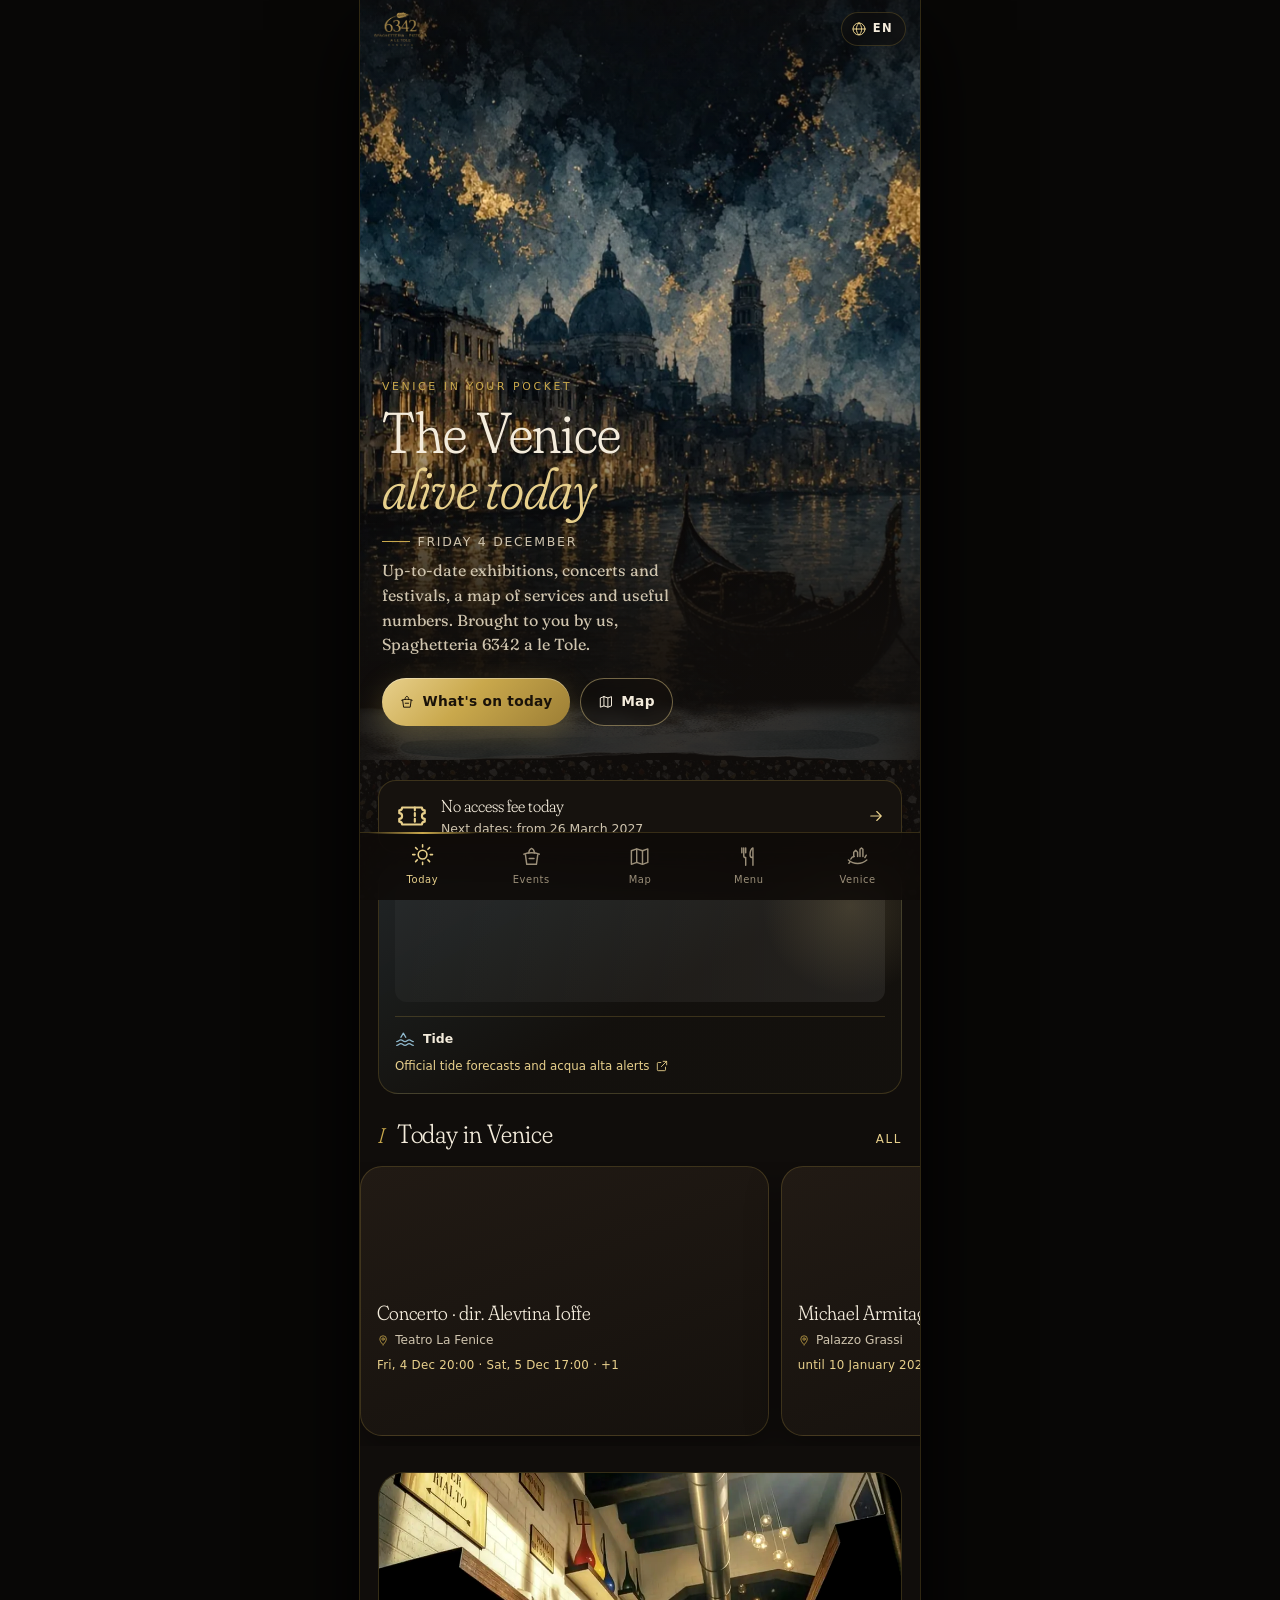
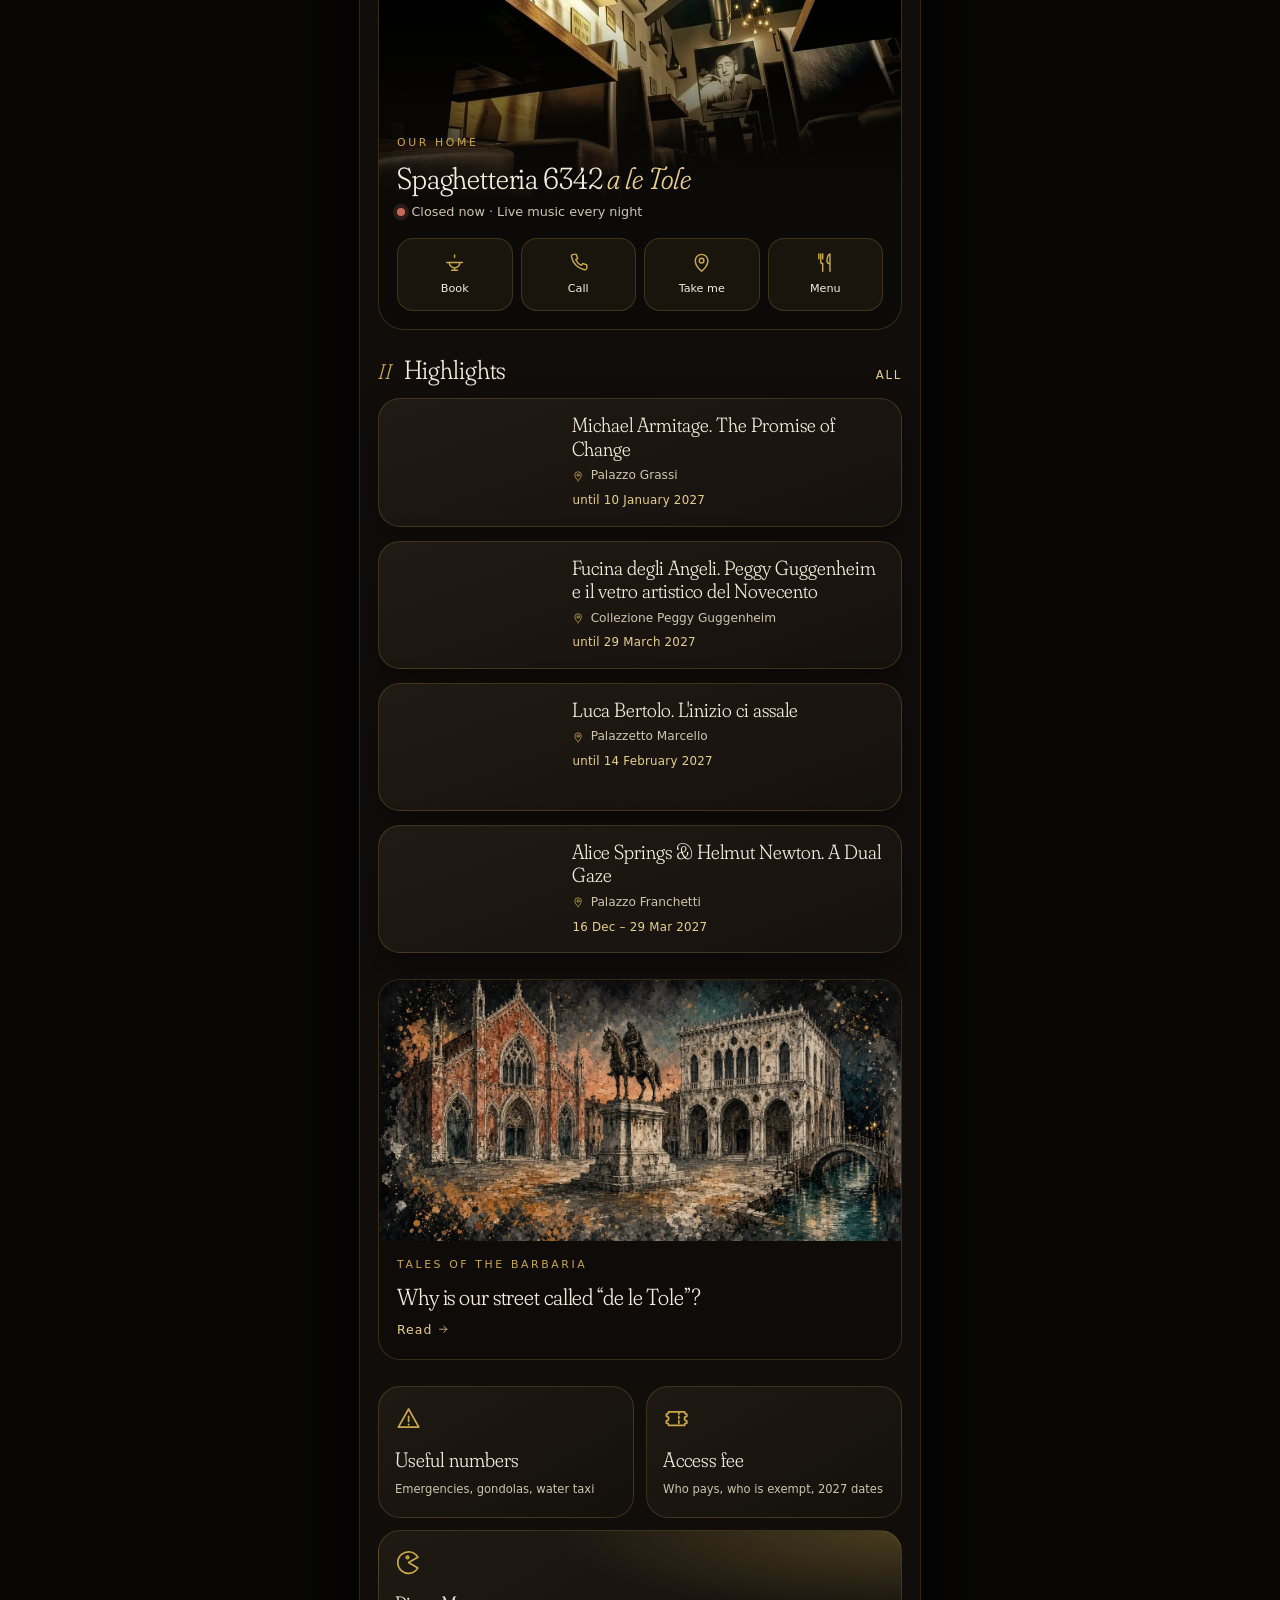
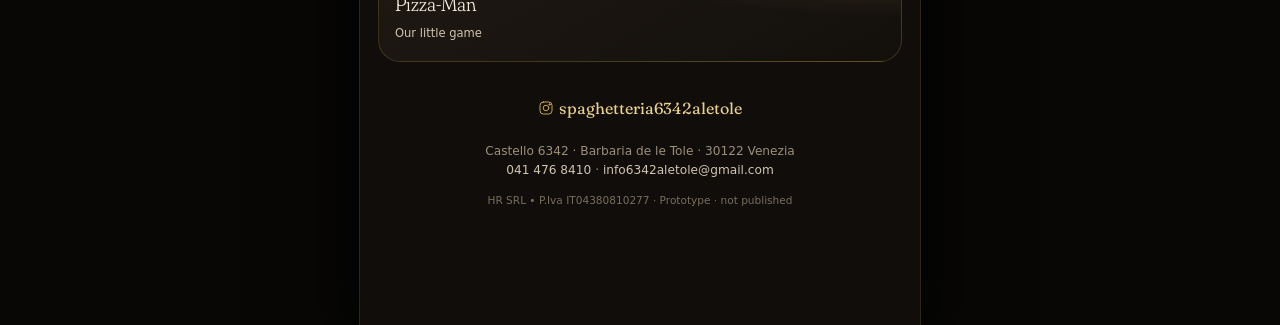
<file: app/index.html>
<!doctype html>
<html lang="it">
<head>
<meta charset="utf-8">
<meta name="viewport" content="width=device-width, initial-scale=1, viewport-fit=cover">
<title>6342 a le Tole · Venezia in tasca</title>
<meta name="description" content="La Venezia culturale in tasca, offerta da Spaghetteria 6342 a le Tole: eventi e mostre aggiornati, mappa dei servizi, numeri utili, menù in 4 lingue e Pizza-Man.">
<meta name="robots" content="noindex, nofollow">
<meta name="theme-color" content="#100d0b">
<meta name="apple-mobile-web-app-capable" content="yes">
<meta name="mobile-web-app-capable" content="yes">
<meta name="apple-mobile-web-app-status-bar-style" content="black-translucent">
<meta name="apple-mobile-web-app-title" content="6342 Venezia">
<link rel="manifest" href="manifest.webmanifest">
<link rel="icon" href="assets/icons/favicon.ico" sizes="any">
<link rel="icon" type="image/png" sizes="32x32" href="assets/icons/favicon-32.png">
<link rel="icon" type="image/png" sizes="192x192" href="assets/icons/icon-192.png">
<link rel="apple-touch-icon" sizes="180x180" href="assets/icons/apple-touch-icon.png">
<link rel="preload" href="assets/fonts/fraunces-6342-soft-display.woff2" as="font" type="font/woff2" crossorigin>
<link rel="stylesheet" href="vendor/leaflet/leaflet.css">
<link rel="stylesheet" href="assets/css/app.css">
<script defer src="vendor/leaflet/leaflet.js"></script>
<script defer src="assets/js/i18n.js"></script>
<script defer src="assets/js/app.js"></script>
</head>
<body>
<svg width="0" height="0" style="position:absolute" aria-hidden="true">
 <defs>
  <symbol id="i-oggi" viewBox="0 0 24 24"><circle cx="12" cy="12" r="4.2"/><path d="M12 2.5v2.2M12 19.3v2.2M2.5 12h2.2M19.3 12h2.2M5.3 5.3l1.6 1.6M17.1 17.1l1.6 1.6M5.3 18.7l1.6-1.6M17.1 6.9l1.6-1.6"/></symbol>
  <symbol id="i-eventi" viewBox="0 0 24 24"><path d="M4 9.5c2.6-1 5.3-1.5 8-1.5s5.4.5 8 1.5M5.5 9.2 7 20h10l1.5-10.8"/><path d="M9 8.3c.3-2.6 1.3-4.3 3-4.8 1.7.5 2.7 2.2 3 4.8M9.5 14h5"/></symbol>
  <symbol id="i-mappa" viewBox="0 0 24 24"><path d="M9 4 3.5 6v14L9 18l6 2 5.5-2V4L15 6 9 4Z"/><path d="M9 4v14M15 6v14"/></symbol>
  <symbol id="i-menu" viewBox="0 0 24 24"><path d="M7 3v8a2 2 0 0 0 2 2v8M5 3v5M9 3v5M16.5 21V3c-2 1-3 3.5-3 7 0 1.7.8 2.8 2 3"/></symbol>
  <symbol id="i-venezia" viewBox="0 0 24 24"><path d="M2.5 15.5c3 2.6 6.3 3.6 9.5 3.6s6.5-1 9.5-3.6M5 14.5c.7-1.5 2-2.5 3.5-2.5M19.5 13l1.5-2.5M4 17.5l-1 1.5"/><path d="M8 12V7.5l2-2 2 2V12M14.5 12V4.5l1.5-1.5 1.5 1.5V12"/></symbol>
  <symbol id="i-tel" viewBox="0 0 24 24"><path d="M6.6 3.5h3l1.5 4.2-2 1.3a12 12 0 0 0 5.9 5.9l1.3-2 4.2 1.5v3a2 2 0 0 1-2.2 2A17 17 0 0 1 4.6 5.7a2 2 0 0 1 2-2.2Z"/></symbol>
  <symbol id="i-pin" viewBox="0 0 24 24"><path d="M12 21s-6.5-5.6-6.5-11a6.5 6.5 0 0 1 13 0c0 5.4-6.5 11-6.5 11Z"/><circle cx="12" cy="10" r="2.4"/></symbol>
  <symbol id="i-cal" viewBox="0 0 24 24"><rect x="3.5" y="5" width="17" height="15.5" rx="2.5"/><path d="M3.5 9.5h17M8 3v4M16 3v4"/></symbol>
  <symbol id="i-share" viewBox="0 0 24 24"><path d="M12 15V3.5M7.5 8 12 3.5 16.5 8M5 12v6.5a2 2 0 0 0 2 2h10a2 2 0 0 0 2-2V12"/></symbol>
  <symbol id="i-link" viewBox="0 0 24 24"><path d="M14 4h6v6M20 4l-9 9M18 14v4.5a1.5 1.5 0 0 1-1.5 1.5h-11A1.5 1.5 0 0 1 4 18.5v-11A1.5 1.5 0 0 1 5.5 6H10"/></symbol>
  <symbol id="i-close" viewBox="0 0 24 24"><path d="M6 6l12 12M18 6 6 18"/></symbol>
  <symbol id="i-game" viewBox="0 0 24 24"><path d="M12 12 20.2 7.3A9.5 9.5 0 1 0 20.2 16.7Z"/><circle cx="11" cy="7.4" r="1.1"/></symbol>
  <symbol id="i-fork" viewBox="0 0 24 24"><path d="M4 12h16M6.5 12a5.5 5.5 0 0 0 11 0M12 6.5V4M9 20h6M12 17.5V20"/></symbol>
  <symbol id="i-cross" viewBox="0 0 24 24"><path d="M9.5 3.5h5v6h6v5h-6v6h-5v-6h-6v-5h6z"/></symbol>
<symbol id="i-boat" viewBox="0 0 24 24"><path d="M3 15h18l-2.5 4.5h-13zM6 15V10h9l3 5M9 10V7h4v3"/><path d="M2 21.5c2 0 2-1 4-1s2 1 4 1 2-1 4-1 2 1 4 1 2-1 4-1"/></symbol>
<symbol id="i-euro" viewBox="0 0 24 24"><path d="M17.5 6.5A7 7 0 1 0 17.5 17.5M4 10.5h9M4 13.5h9"/></symbol>
<symbol id="i-wc" viewBox="0 0 24 24"><circle cx="7" cy="5" r="1.8"/><circle cx="17" cy="5" r="1.8"/><path d="M5 9h4v6H8v6H6v-6H5zM15 9h4l1.5 7h-2v5h-3v-5h-2z"/></symbol>
<symbol id="i-info" viewBox="0 0 24 24"><circle cx="12" cy="12" r="9"/><path d="M12 11v6M12 7.5v.5"/></symbol>
<symbol id="i-globe" viewBox="0 0 24 24"><circle cx="12" cy="12" r="9"/><path d="M3 12h18M12 3c2.6 2.5 3.9 5.5 3.9 9s-1.3 6.5-3.9 9c-2.6-2.5-3.9-5.5-3.9-9S9.4 5.5 12 3z"/></symbol>
<symbol id="i-ticket" viewBox="0 0 24 24"><path d="M3 8a2 2 0 0 0 2-2h14a2 2 0 0 0 2 2v2a2 2 0 0 0 0 4v2a2 2 0 0 0-2 2H5a2 2 0 0 0-2-2v-2a2 2 0 0 0 0-4z"/><path d="M14 6v12" stroke-dasharray="2 2"/></symbol>
<symbol id="i-wave" viewBox="0 0 24 24"><path d="M2 15c2.5 0 2.5-2 5-2s2.5 2 5 2 2.5-2 5-2 2.5 2 5 2M2 19.5c2.5 0 2.5-2 5-2s2.5 2 5 2 2.5-2 5-2 2.5 2 5 2M7 10l3-5 3 5"/></symbol>
<symbol id="i-sos" viewBox="0 0 24 24"><path d="M12 3.5 21 19.5H3L12 3.5Z"/><path d="M12 10v4.5M12 17v.5"/></symbol>
  <symbol id="i-gondola" viewBox="0 0 24 24"><path d="M2.5 14.5c4.5 2.5 12 2.5 17-1.5l2-3M4.5 15.5c-.5-1.5-.8-2.6-.6-3.5M17 6l-3.5 11"/></symbol>
  <symbol id="i-ig" viewBox="0 0 24 24"><rect x="3" y="3" width="18" height="18" rx="5"/><circle cx="12" cy="12" r="4.2"/><circle cx="17.4" cy="6.6" r="1" fill="currentColor"/></symbol>
  <symbol id="i-list" viewBox="0 0 24 24"><path d="M8.5 6.5H20M8.5 12H20M8.5 17.5H20M4 6.5h.5M4 12h.5M4 17.5h.5"/></symbol>
  <symbol id="i-locate" viewBox="0 0 24 24"><circle cx="12" cy="12" r="6.5"/><circle cx="12" cy="12" r="2"/><path d="M12 2.5v3M12 18.5v3M2.5 12h3M18.5 12h3"/></symbol>
  <symbol id="i-clock" viewBox="0 0 24 24"><circle cx="12" cy="12" r="8.5"/><path d="M12 7.5V12l3 2"/></symbol>
  <symbol id="i-arrow" viewBox="0 0 24 24"><path d="M5 12h14M13 6l6 6-6 6"/></symbol>
 </defs>
</svg>

<div class="app" id="app">
 <header class="topbar" id="topbar">
  <a class="brand" href="#oggi" aria-label="6342 a le Tole">
   <img src="assets/img/brand/logo-6342-oro-480.webp" width="480" height="308" alt="6342 Spaghetteria · Pizzeria · A le Tole · Venezia">
  </a>
  <p class="topbar-title" id="topbar-title"></p>
  <button type="button" class="lang-btn" id="lang-btn" aria-haspopup="dialog" aria-label="Lingua / Language"><svg aria-hidden="true"><use href="#i-globe"/></svg><span id="lang-cur">IT</span></button>
 </header>

 <main class="views" id="views">
  <!-- OGGI -->
  <section class="view" id="v-oggi" data-view="oggi" aria-labelledby="h-oggi">
   <div class="hero">
    <div class="hero-art" aria-hidden="true"></div>
    <div class="hero-inner">
     <p class="eyebrow" data-i18n="heroKicker">Venezia in tasca</p>
     <h1 id="h-oggi" class="hero-title"><span data-i18n="heroTitle1">La Venezia</span> <em data-i18n="heroTitle2">che vive oggi</em></h1>
     <p class="hero-date" id="hero-date"></p>
     <p class="hero-sub" data-i18n="heroSub">Mostre, concerti e feste aggiornati, la mappa dei servizi e i numeri utili. Offerti da noi, la Spaghetteria 6342 a le Tole.</p>
     <div class="hero-cta">
      <a class="btn btn-oro" href="#eventi"><svg><use href="#i-eventi"/></svg><span data-i18n="ctaEvents">Cosa fare oggi</span></a>
      <a class="btn btn-ghost" href="#mappa"><svg><use href="#i-mappa"/></svg><span data-i18n="ctaMap">Mappa</span></a>
     </div>
    </div>
    <div class="hero-brush" aria-hidden="true"></div>
   </div>

   <div class="section home-info">
    <a class="cda-banner reveal" id="cda-banner" href="#numeri" hidden></a>
    <div class="wx reveal" id="wx" aria-live="polite"></div>
   </div>

   <div class="section">
    <div class="sec-head"><h2><span class="num">I</span> <span data-i18n="todayTitle">Oggi a Venezia</span></h2><a class="more" href="#eventi" data-i18n="seeAll">Tutti</a></div>
    <div class="rail" id="rail-today" aria-live="polite"></div>
   </div>

   <div class="section">
    <div class="restaurant-card reveal">
     <img class="rc-img" src="assets/img/foto/g16-sala-960.webp" alt="" loading="lazy" width="960" height="960">
     <div class="rc-body">
      <p class="eyebrow" data-i18n="ourHouse">La nostra casa</p>
      <h2 class="rc-title">Spaghetteria 6342 <em>a le Tole</em></h2>
      <p class="open-status" id="open-status"></p>
      <div class="quick">
       <a class="q" href="https://www.thefork.it/ristorante/6342-a-le-tole-spaghetteria-pizzeria-r869550" target="_blank" rel="noopener"><svg><use href="#i-fork"/></svg><span data-i18n="book">Prenota</span></a>
       <a class="q" href="tel:+390414768410"><svg><use href="#i-tel"/></svg><span data-i18n="call">Chiama</span></a>
       <a class="q" href="https://www.google.com/maps/dir/?api=1&destination=45.43875,12.34244" target="_blank" rel="noopener"><svg><use href="#i-pin"/></svg><span data-i18n="directions">Portami lì</span></a>
       <a class="q" href="#menu"><svg><use href="#i-menu"/></svg><span data-i18n="menu">Menù</span></a>
      </div>
     </div>
    </div>
   </div>

   <div class="section">
    <div class="sec-head"><h2><span class="num">II</span> <span data-i18n="weekTitle">In evidenza</span></h2><a class="more" href="#eventi" data-i18n="seeAll">Tutti</a></div>
    <div class="stack" id="stack-highlights"></div>
   </div>

   <div class="section">
    <a class="story-teaser reveal" href="#venezia">
     <img src="assets/img/art/campo-schizzo.webp" alt="" loading="lazy" width="1024" height="576">
     <div><p class="eyebrow" data-i18n="storiesKicker">Storie della Barbaria</p><h3 data-i18n="storiesTitle">Perché la nostra calle si chiama «de le Tole»?</h3><span class="link-arrow"><span data-i18n="read">Leggi</span> <svg><use href="#i-arrow"/></svg></span></div>
    </a>
   </div>

   <div class="section two">
    <a class="tile reveal" href="#numeri"><svg><use href="#i-sos"/></svg><strong data-i18n="numbers">Numeri utili</strong><span data-i18n="numbersSub">Emergenze, gondole, taxi acqueo</span></a>
    <a class="tile reveal" href="#numeri" data-jump-cda><svg><use href="#i-ticket"/></svg><strong data-i18n="cdaTitle">Contributo di accesso</strong><span data-i18n="cdaSub">Chi paga, chi è esente, date 2027</span></a>
    <button class="tile tile-game reveal" type="button" data-open-game><svg><use href="#i-game"/></svg><strong>Pizza-Man</strong><span data-i18n="gameSub">Il nostro giochino</span></button>
   </div>
   <footer class="foot">
    <a class="ig-handle" href="https://www.instagram.com/spaghetteria6342aletole/" target="_blank" rel="noopener"><svg aria-hidden="true"><use href="#i-ig"/></svg>spaghetteria6342aletole</a>
    <p>Castello 6342 · Barbaria de le Tole · 30122 Venezia<br><a href="tel:+390414768410">041 476 8410</a> · <a href="mailto:info6342aletole@gmail.com">info6342aletole@gmail.com</a></p>
    <p class="legal">HR SRL • P.Iva IT04380810277 · <span data-i18n="prototype">Prototipo · non pubblicato</span></p>
   </footer>
  </section>

  <!-- EVENTI -->
  <section class="view" id="v-eventi" data-view="eventi" aria-labelledby="h-eventi">
   <div class="page-head painted">
    <p class="eyebrow" data-i18n="eventsKicker">Agenda culturale</p>
    <h1 id="h-eventi" data-i18n="eventsTitle">Eventi a Venezia</h1>
    <p class="updated" id="ev-updated"></p>
   </div>
   <div class="chips sticky" role="tablist" id="ev-when">
    <button class="chip" data-when="oggi" data-i18n="fToday">Oggi</button>
    <button class="chip" data-when="settimana" data-i18n="fWeek">Questa settimana</button>
    <button class="chip" data-when="mese" data-i18n="fMonth">Questo mese</button>
    <button class="chip" data-when="tutti" data-i18n="fAll">Tutti</button>
   </div>
   <div class="chips cats" id="ev-cat">
    <button class="chip small" data-cat="all" data-i18n="cAll">Tutto</button>
    <button class="chip small" data-cat="mostra" data-i18n="cMostra">Mostre</button>
    <button class="chip small" data-cat="musica" data-i18n="cMusica">Musica</button>
    <button class="chip small" data-cat="danza" data-i18n="cDanza">Danza</button>
    <button class="chip small" data-cat="festa" data-i18n="cFesta">Feste e tradizioni</button>
   </div>
   <div class="ev-list" id="ev-list" aria-live="polite"></div>
   <p class="fine" data-i18n="eventsNote">Date e orari dalle pagine ufficiali di musei, teatri e Comune. Verifica sempre sul link prima di andare.</p>
  </section>

  <!-- MAPPA -->
  <section class="view view-map" id="v-mappa" data-view="mappa" aria-labelledby="h-mappa">
   <h1 id="h-mappa" class="sr-only" data-i18n="mapTitle">Mappa dei servizi</h1>
   <div class="chips map-chips" id="map-cats"></div>
   <div class="map-wrap">
    <div id="map" class="map" role="region" aria-label="Mappa"></div>
    <div class="map-fab">
     <button type="button" class="fab" id="btn-locate" aria-label="La mia posizione"><svg><use href="#i-locate"/></svg></button>
     <button type="button" class="fab" id="btn-maplist" aria-label="Lista"><svg><use href="#i-list"/></svg></button>
    </div>
    <div class="map-offline" id="map-offline" hidden><p data-i18n="mapOffline">Mappa non disponibile offline: ecco la lista dei servizi vicini.</p></div>
   </div>
   <div class="map-list" id="map-list" hidden></div>
  </section>

  <!-- MENU -->
  <section class="view" id="v-menu" data-view="menu" aria-labelledby="h-menu">
   <div class="menu-hero">
    <img src="assets/img/foto/g14-spaghetti-astice-960.webp" alt="" width="960" height="960" loading="lazy">
    <div class="menu-hero-txt"><p class="eyebrow" data-i18n="menuKicker">Pasta fresca fatta in casa</p><h1 id="h-menu" data-i18n="menuTitle">Il Menù</h1></div>
   </div>
   <div class="seg" id="menu-tabs" role="tablist"></div>
   <div class="menu-sections" id="menu-nav"></div>
   <div class="menu-body" id="menu-body"></div>
  </section>

  <!-- VENEZIA -->
  <section class="view" id="v-venezia" data-view="venezia" aria-labelledby="h-venezia">
   <div class="ven-hero">
    <img src="assets/img/art/campo-schizzo.webp" alt="" width="1024" height="576">
    <div class="ven-hero-txt"><p class="eyebrow" data-i18n="venKicker">Castello · Barbaria de le Tole</p><h1 id="h-venezia" data-i18n="venTitle">Storie del nostro sestiere</h1><p class="cap" data-i18n="illustration">Illustrazione ad acquerello</p></div>
   </div>
   <div class="stories" id="stories"></div>
   <div class="section">
    <div class="sec-head"><h2><span class="num">✦</span> <span data-i18n="nearArt">Arte a due passi</span></h2></div>
    <div class="near" id="near"></div>
   </div>
   <div class="section">
    <a class="tile wide reveal" href="#numeri"><svg><use href="#i-sos"/></svg><strong data-i18n="numbers">Numeri utili</strong><span data-i18n="numbersSub">Emergenze, gondole, taxi acqueo</span></a>
   </div>
  </section>

  <!-- NUMERI -->
  <section class="view" id="v-numeri" data-view="numeri" aria-labelledby="h-numeri">
   <div class="page-head painted">
    <p class="eyebrow" data-i18n="numKicker">Sempre a portata di mano</p>
    <h1 id="h-numeri" data-i18n="numbers">Numeri utili</h1>
   </div>
   <div id="numeri-list"></div>
   <p class="fine" data-i18n="numNote">Ogni numero viene da una fonte ufficiale (tocca «fonte»). In caso di pericolo chiama il 112.</p>
  </section>
 </main>

 <nav class="tabbar" id="tabbar" aria-label="Sezioni">
  <a href="#oggi" data-tab="oggi"><svg><use href="#i-oggi"/></svg><span data-i18n="tOggi">Oggi</span></a>
  <a href="#eventi" data-tab="eventi"><svg><use href="#i-eventi"/></svg><span data-i18n="tEventi">Eventi</span></a>
  <a href="#mappa" data-tab="mappa"><svg><use href="#i-mappa"/></svg><span data-i18n="tMappa">Mappa</span></a>
  <a href="#menu" data-tab="menu"><svg><use href="#i-menu"/></svg><span data-i18n="tMenu">Menù</span></a>
  <a href="#venezia" data-tab="venezia"><svg><use href="#i-venezia"/></svg><span data-i18n="tVenezia">Venezia</span></a>
  <span class="tab-ink" aria-hidden="true"></span>
 </nav>
</div>

<div class="sheet-backdrop" id="sheet-backdrop" hidden></div>
<div class="sheet" id="sheet" role="dialog" aria-modal="true" aria-labelledby="sheet-title" hidden>
 <div class="sheet-grip" aria-hidden="true"></div>
 <button type="button" class="sheet-close" id="sheet-close" aria-label="Chiudi"><svg><use href="#i-close"/></svg></button>
 <div class="sheet-body" id="sheet-body"></div>
</div>

<div class="game-layer" id="game-layer" hidden>
 <div class="game-top"><strong>Pizza-Man</strong><button type="button" id="game-close" aria-label="Chiudi"><svg><use href="#i-close"/></svg></button></div>
 <iframe id="game-frame" title="Pizza-Man" loading="lazy"></iframe>
</div>

<div class="toast" id="toast" role="status" aria-live="polite"></div>
<noscript><p style="padding:2rem;color:#f4ecdc">Questa app richiede JavaScript.</p></noscript>
</body>
</html>
</file>
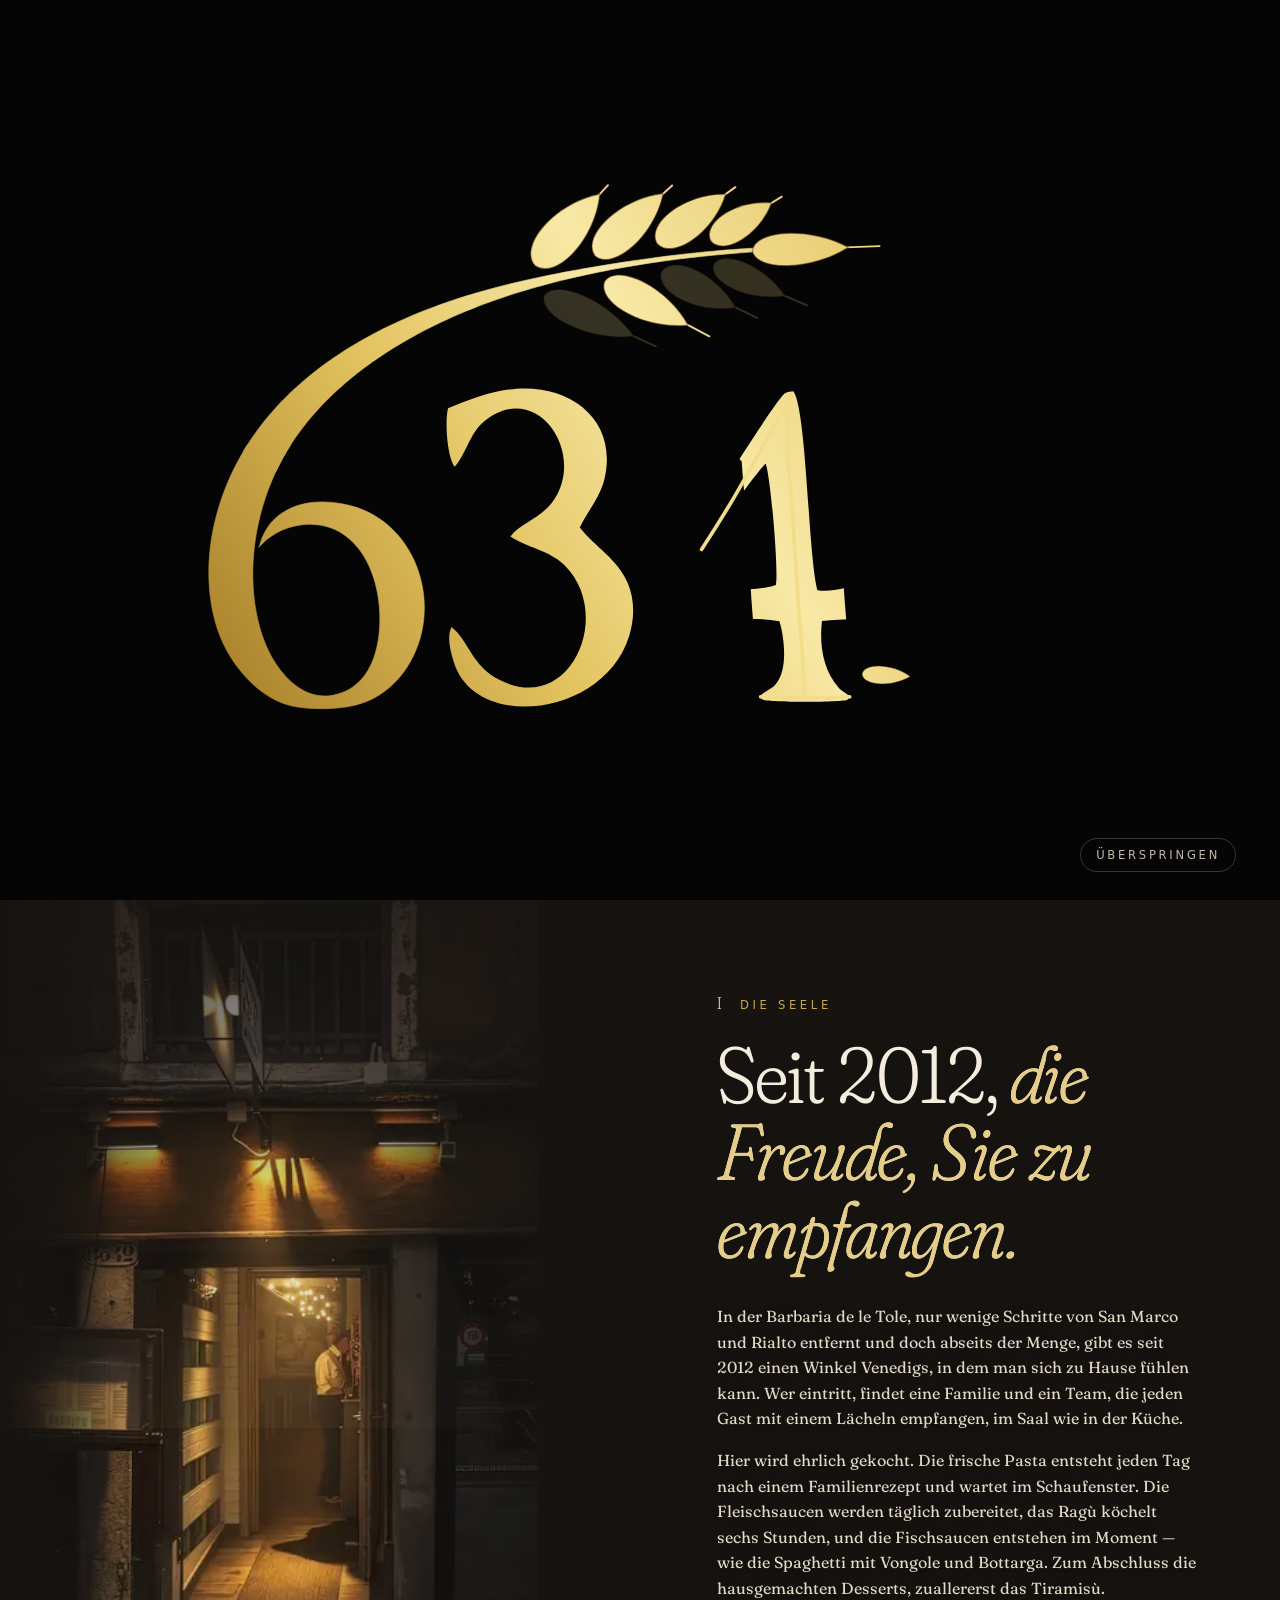
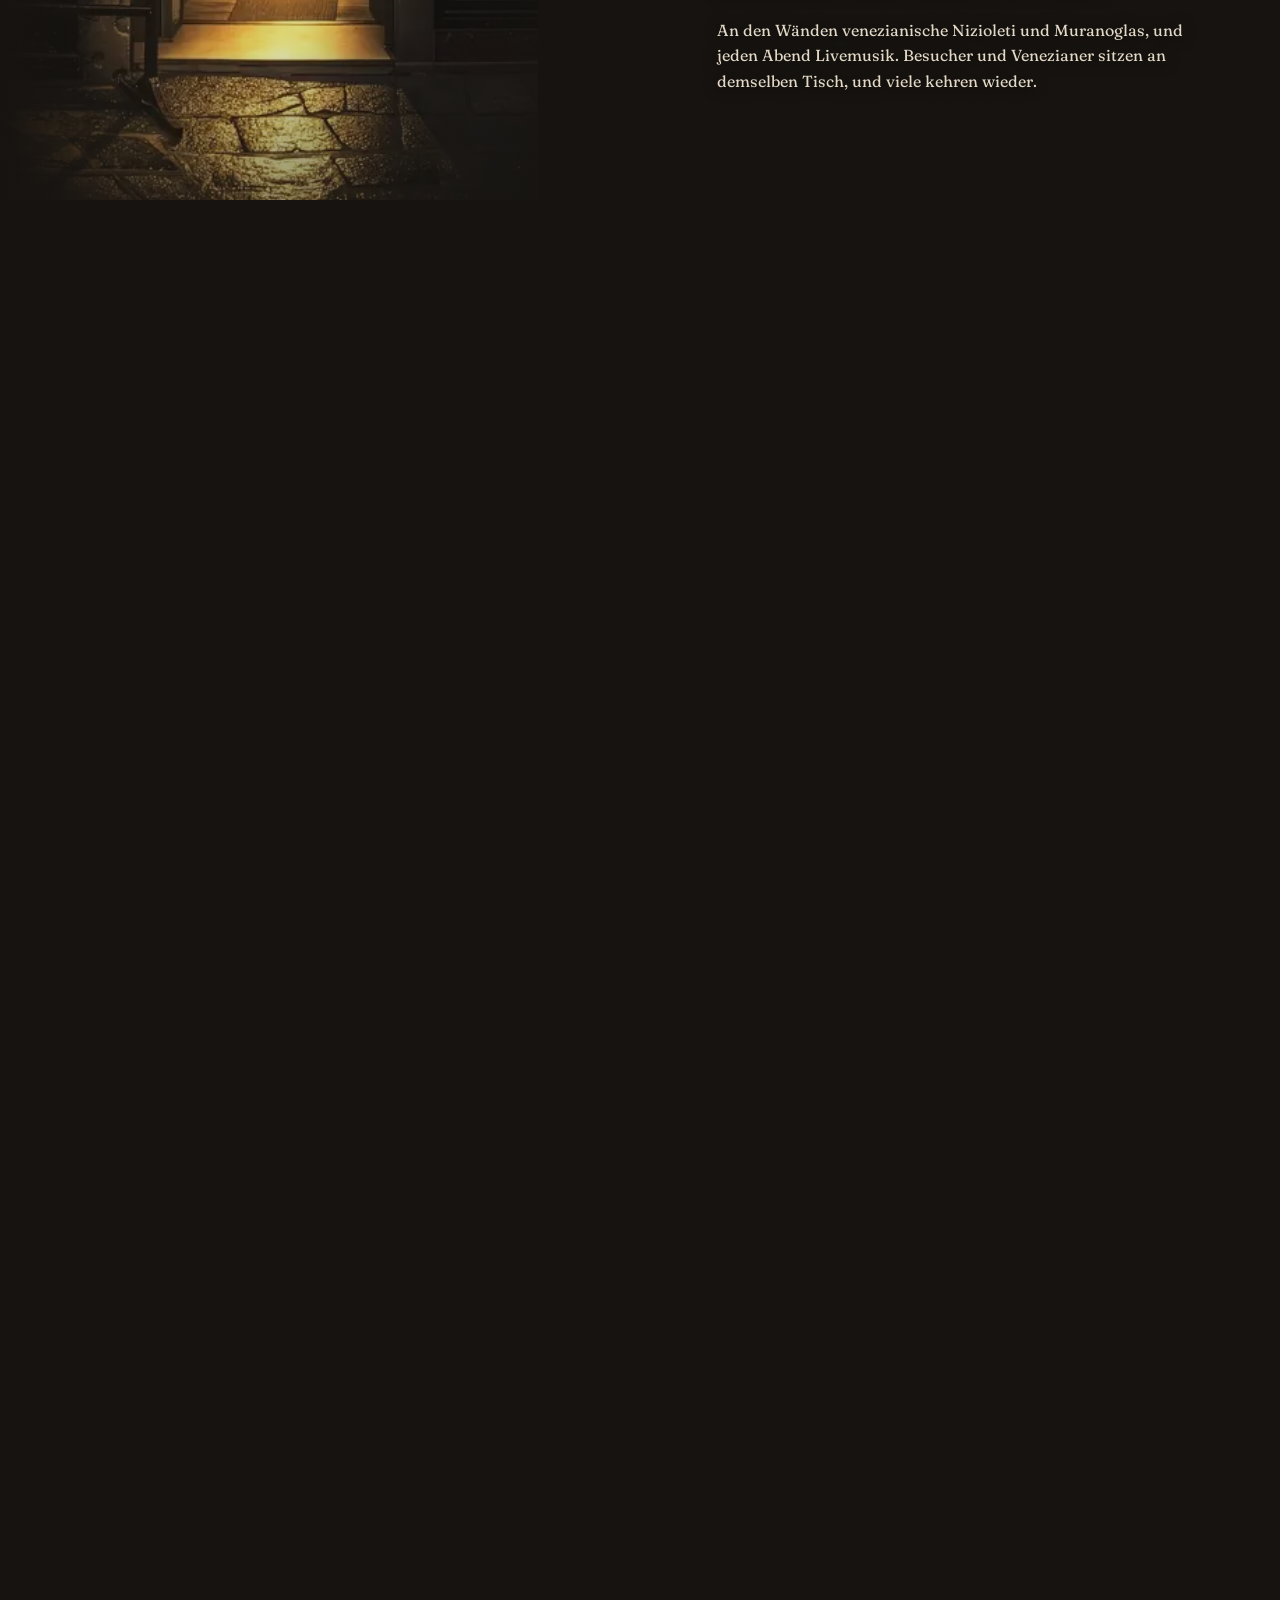
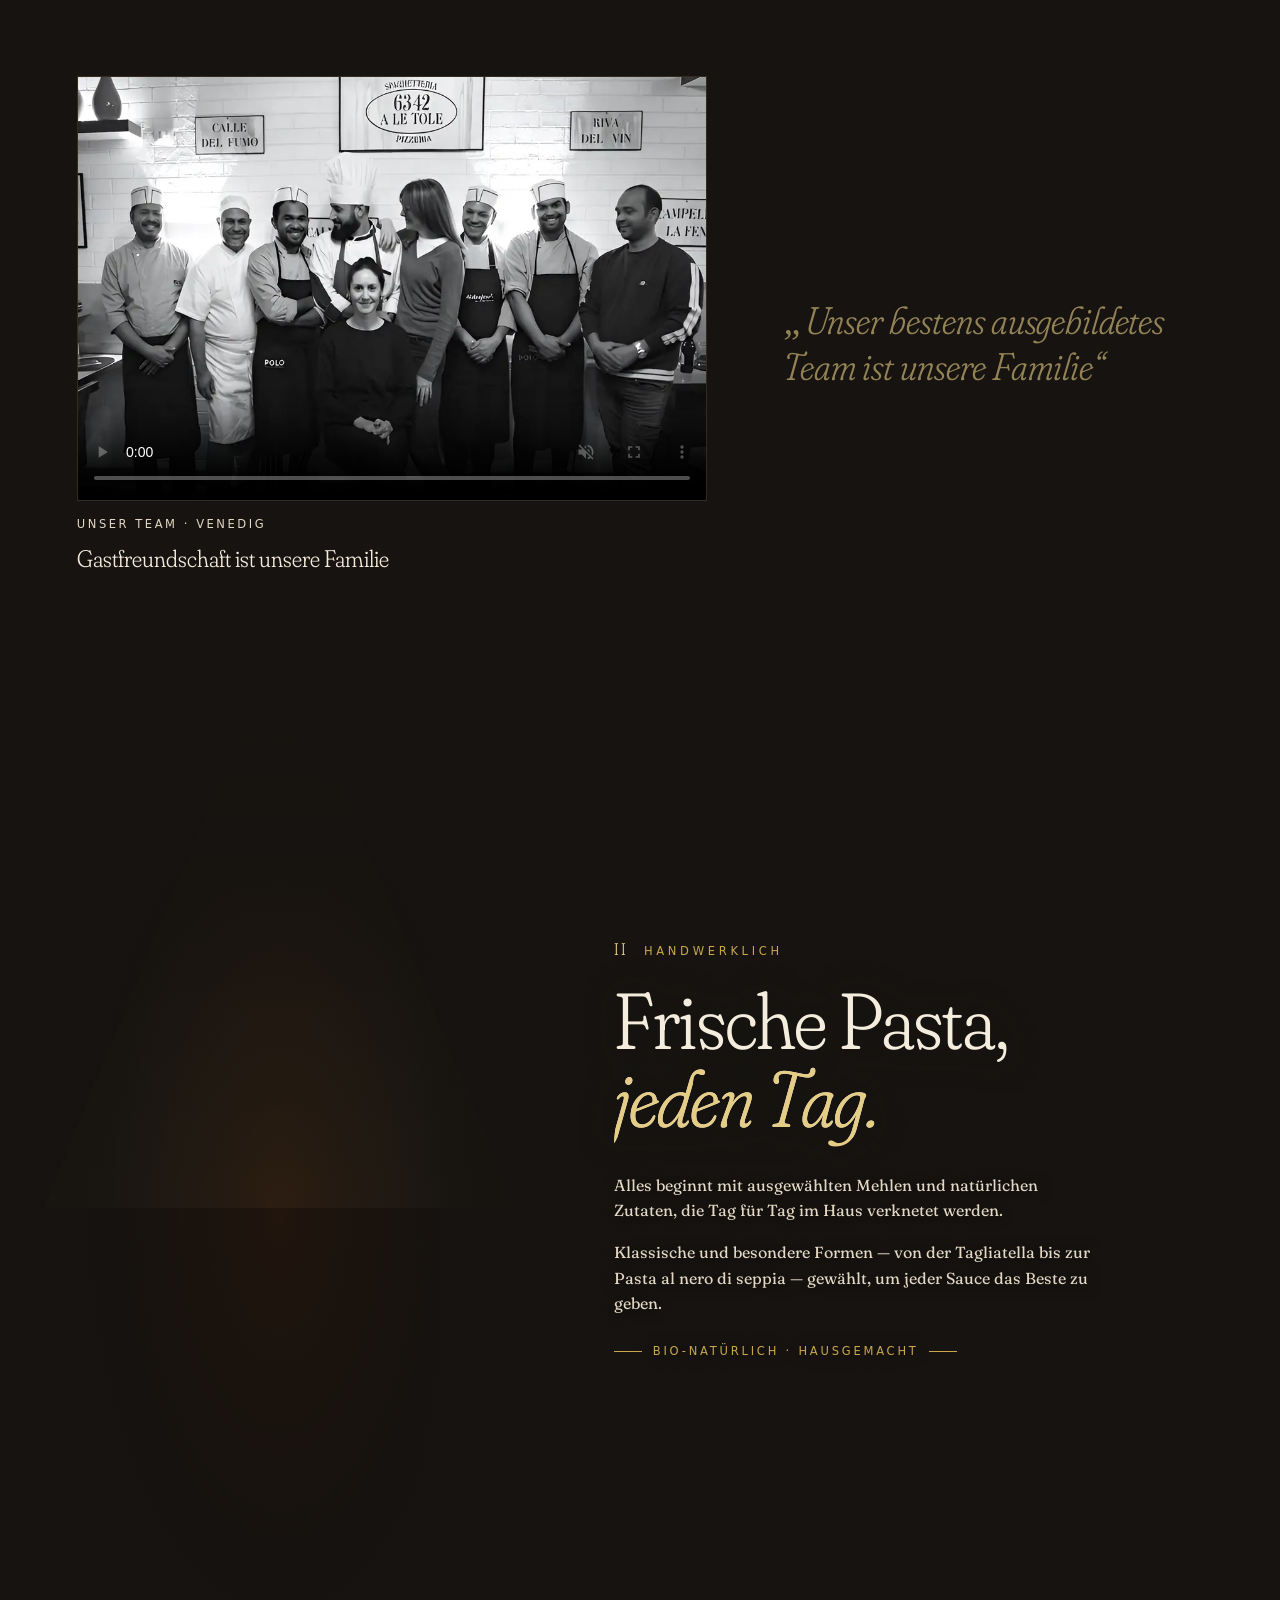
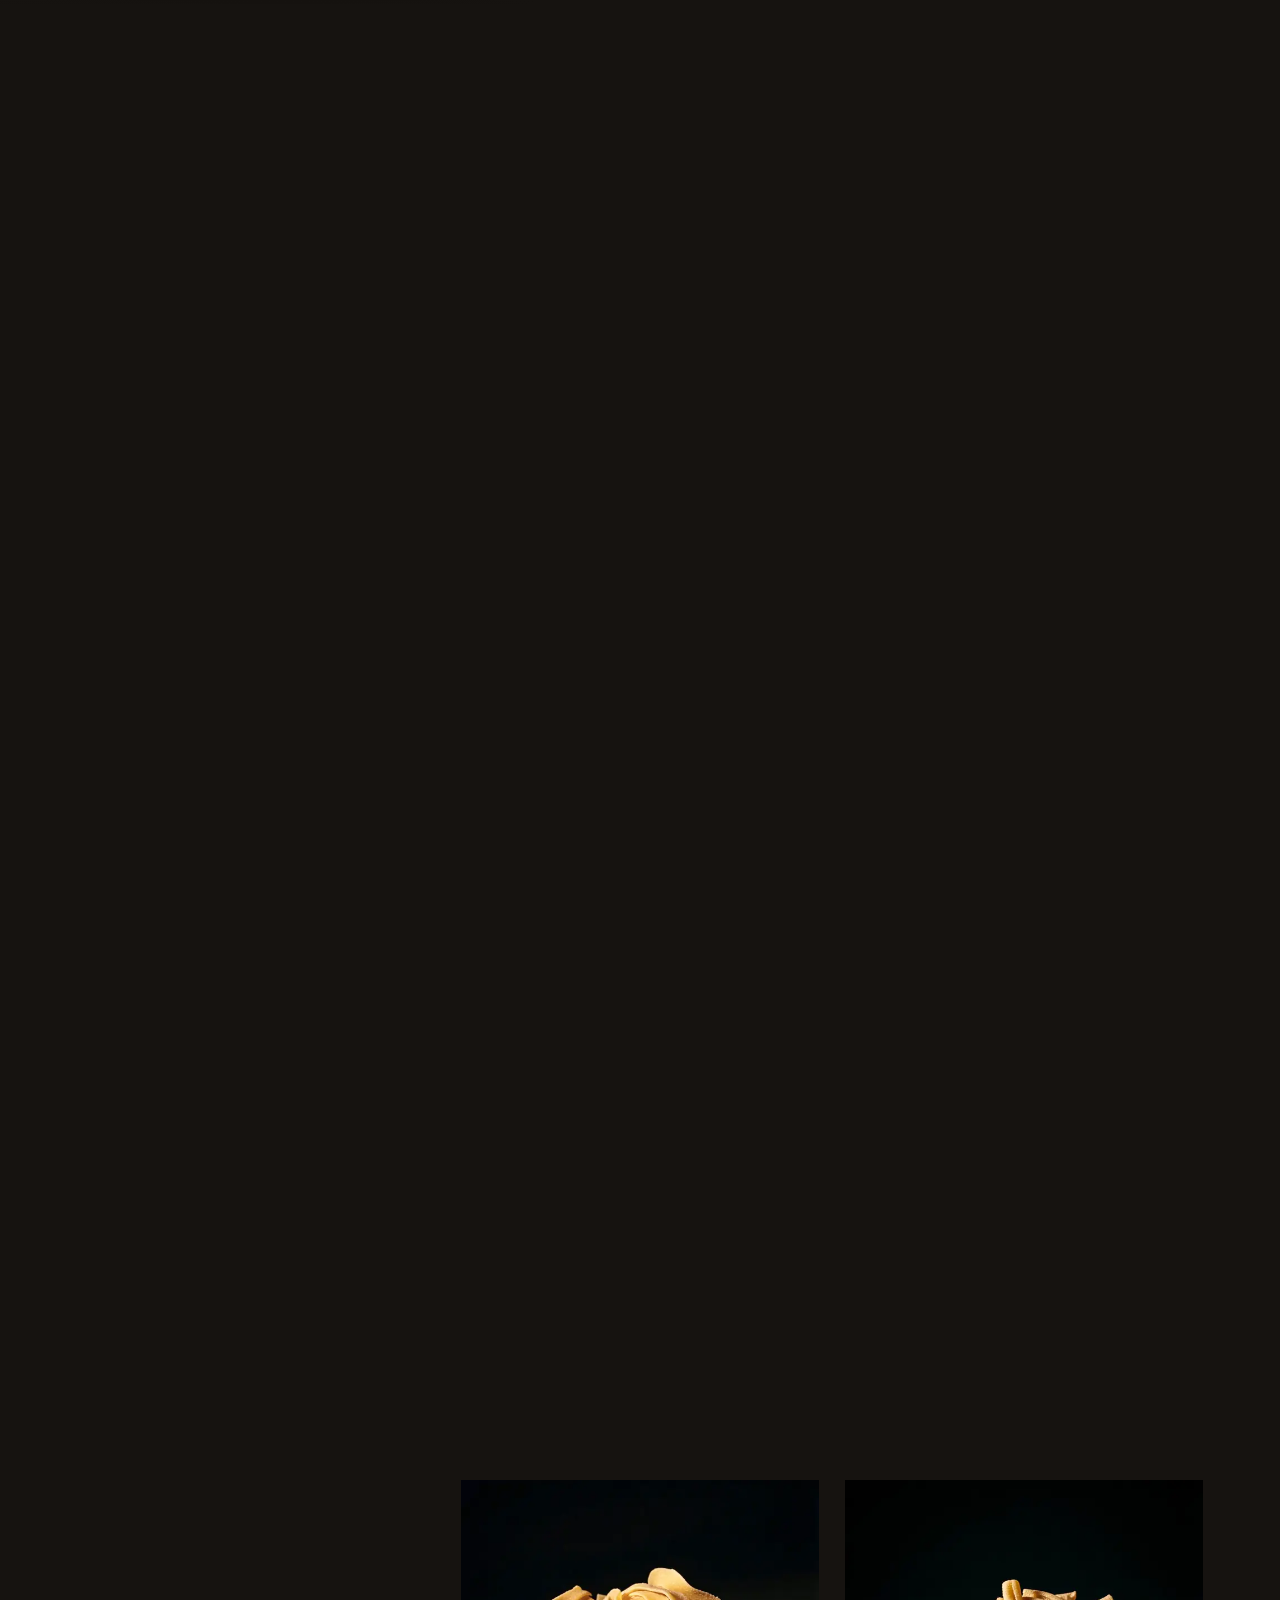
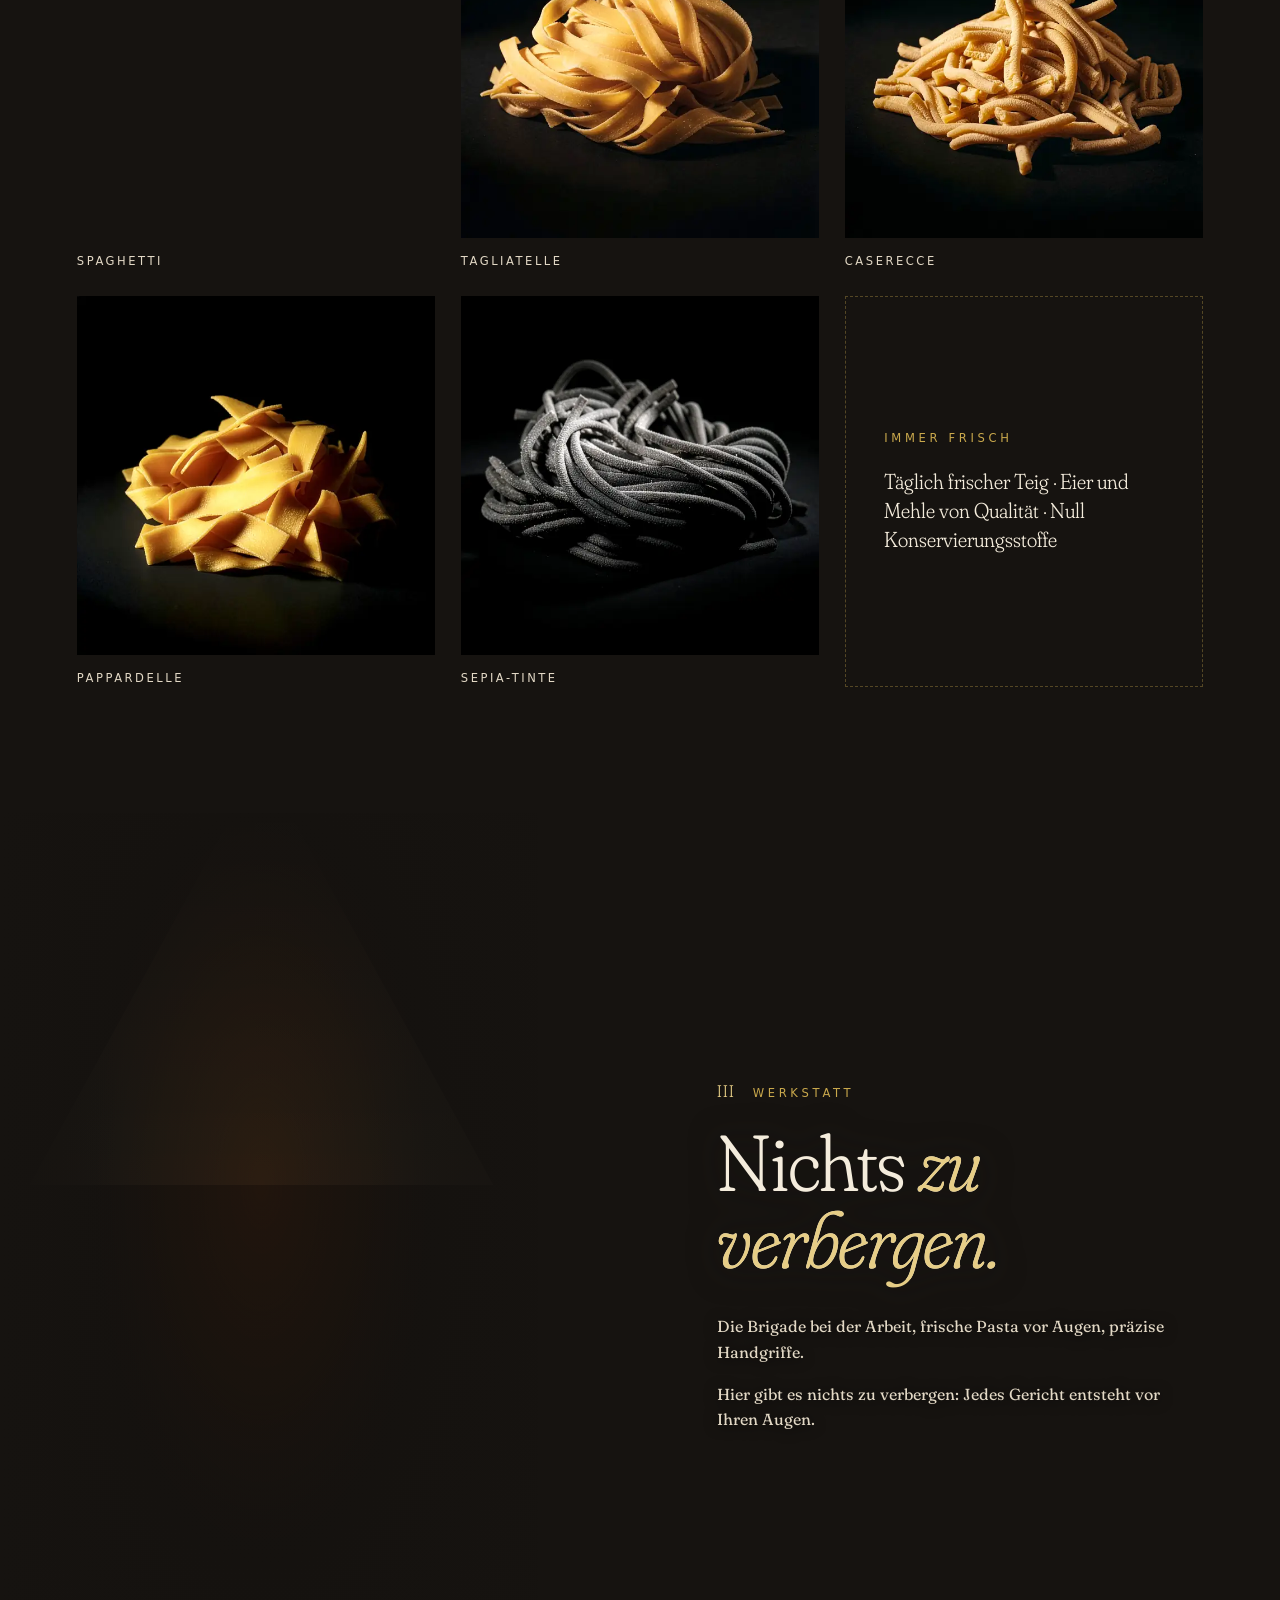
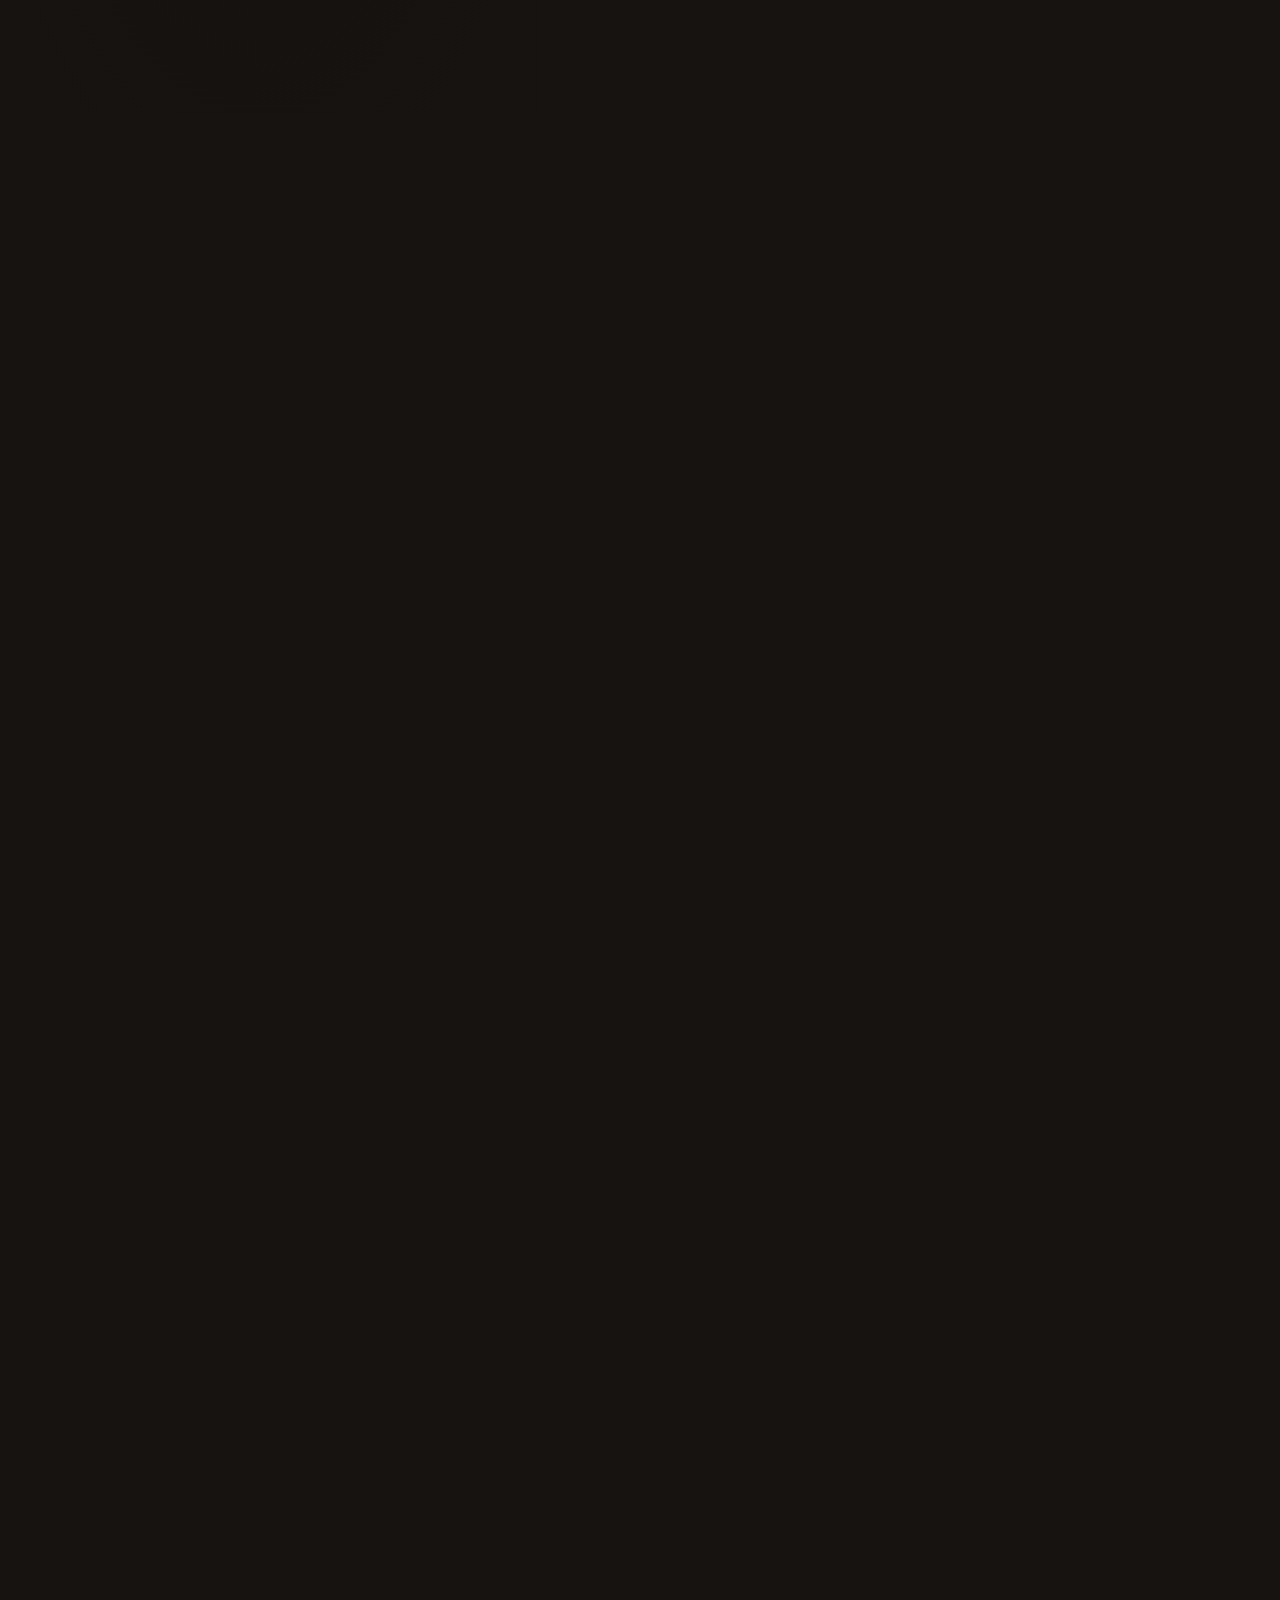
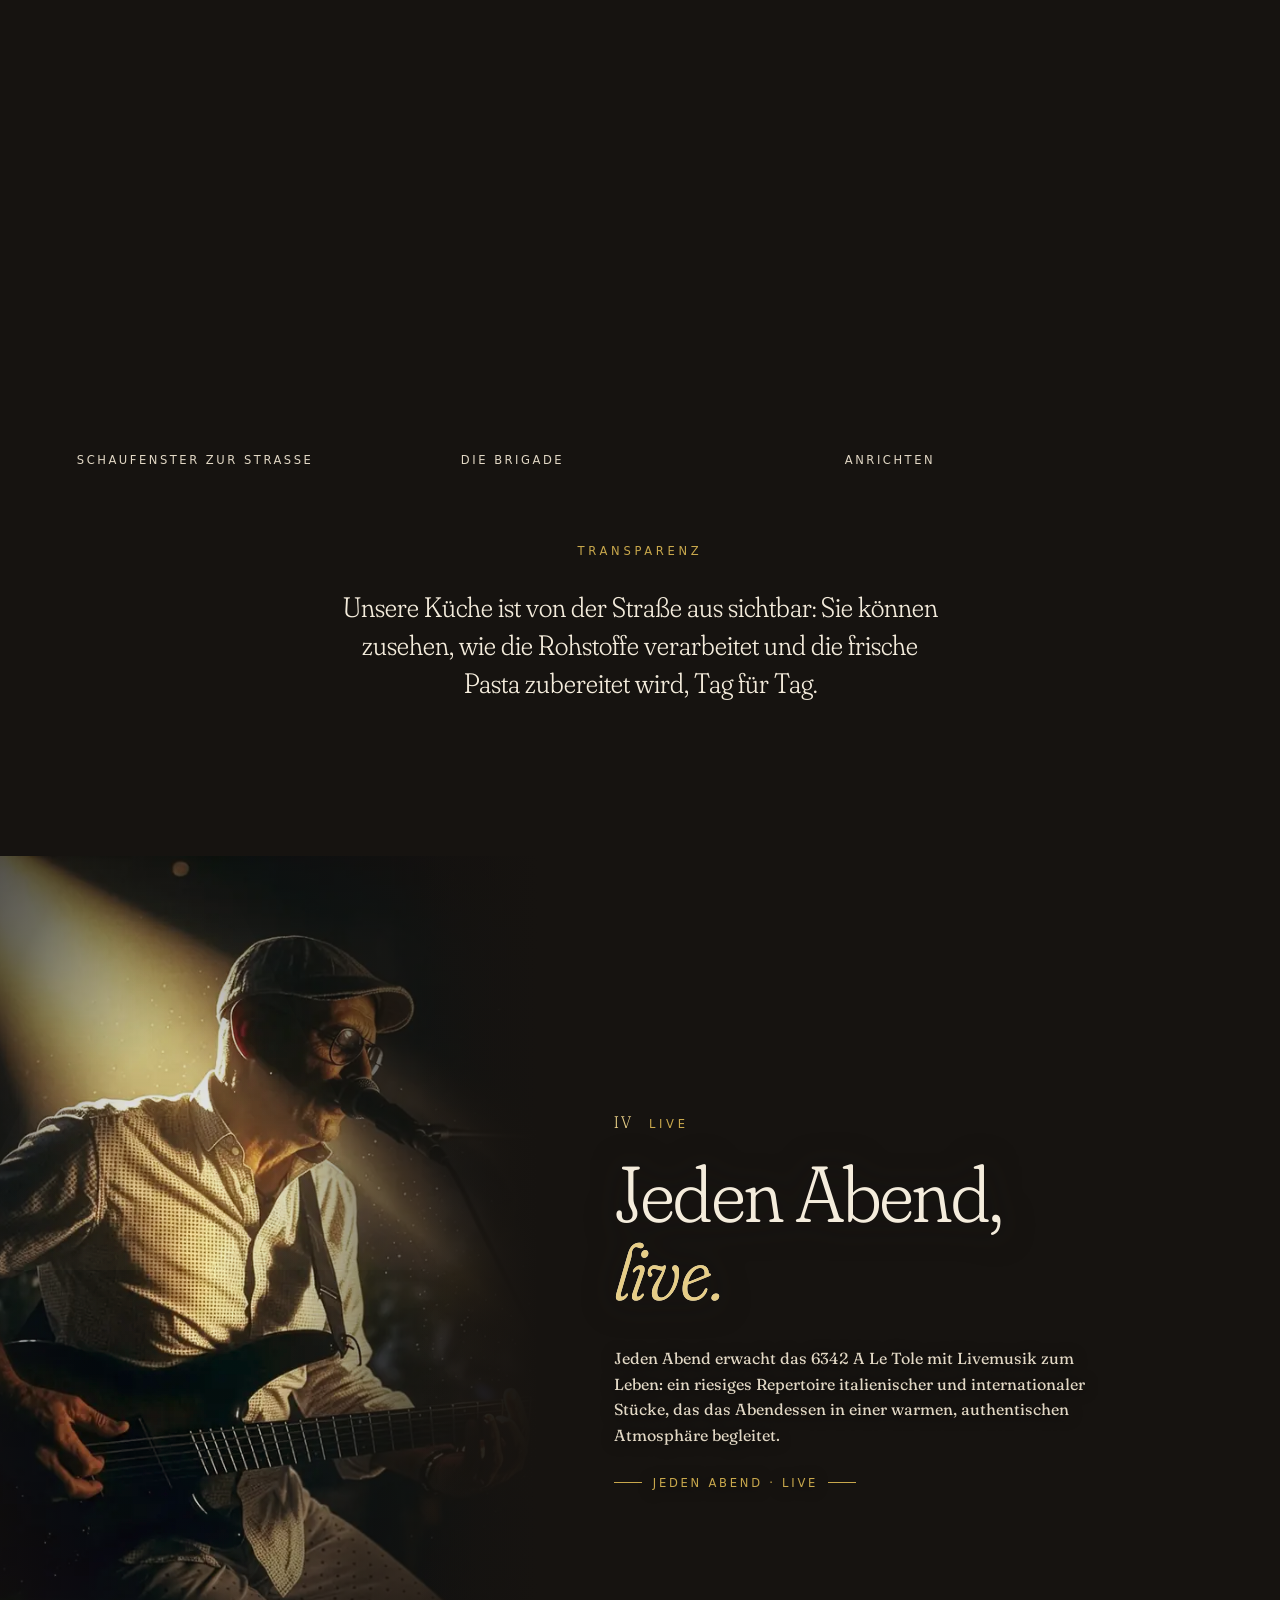
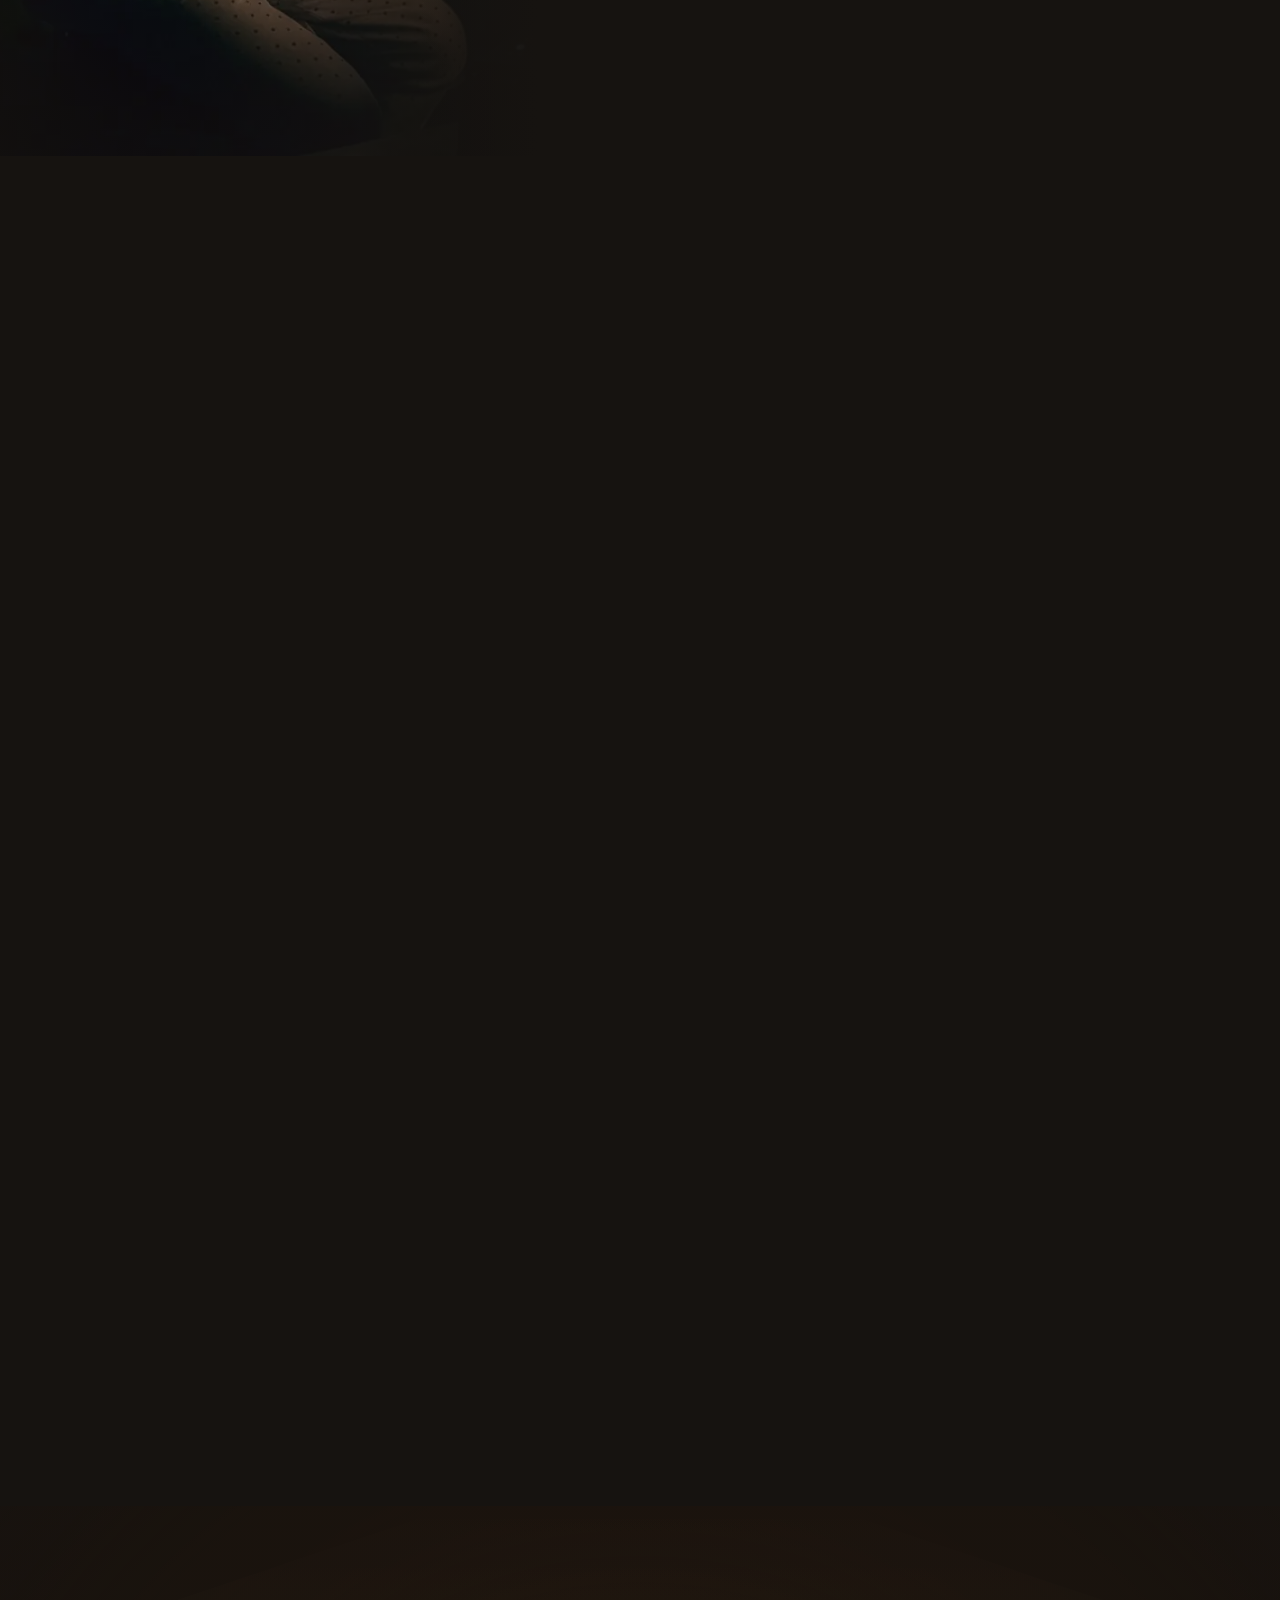
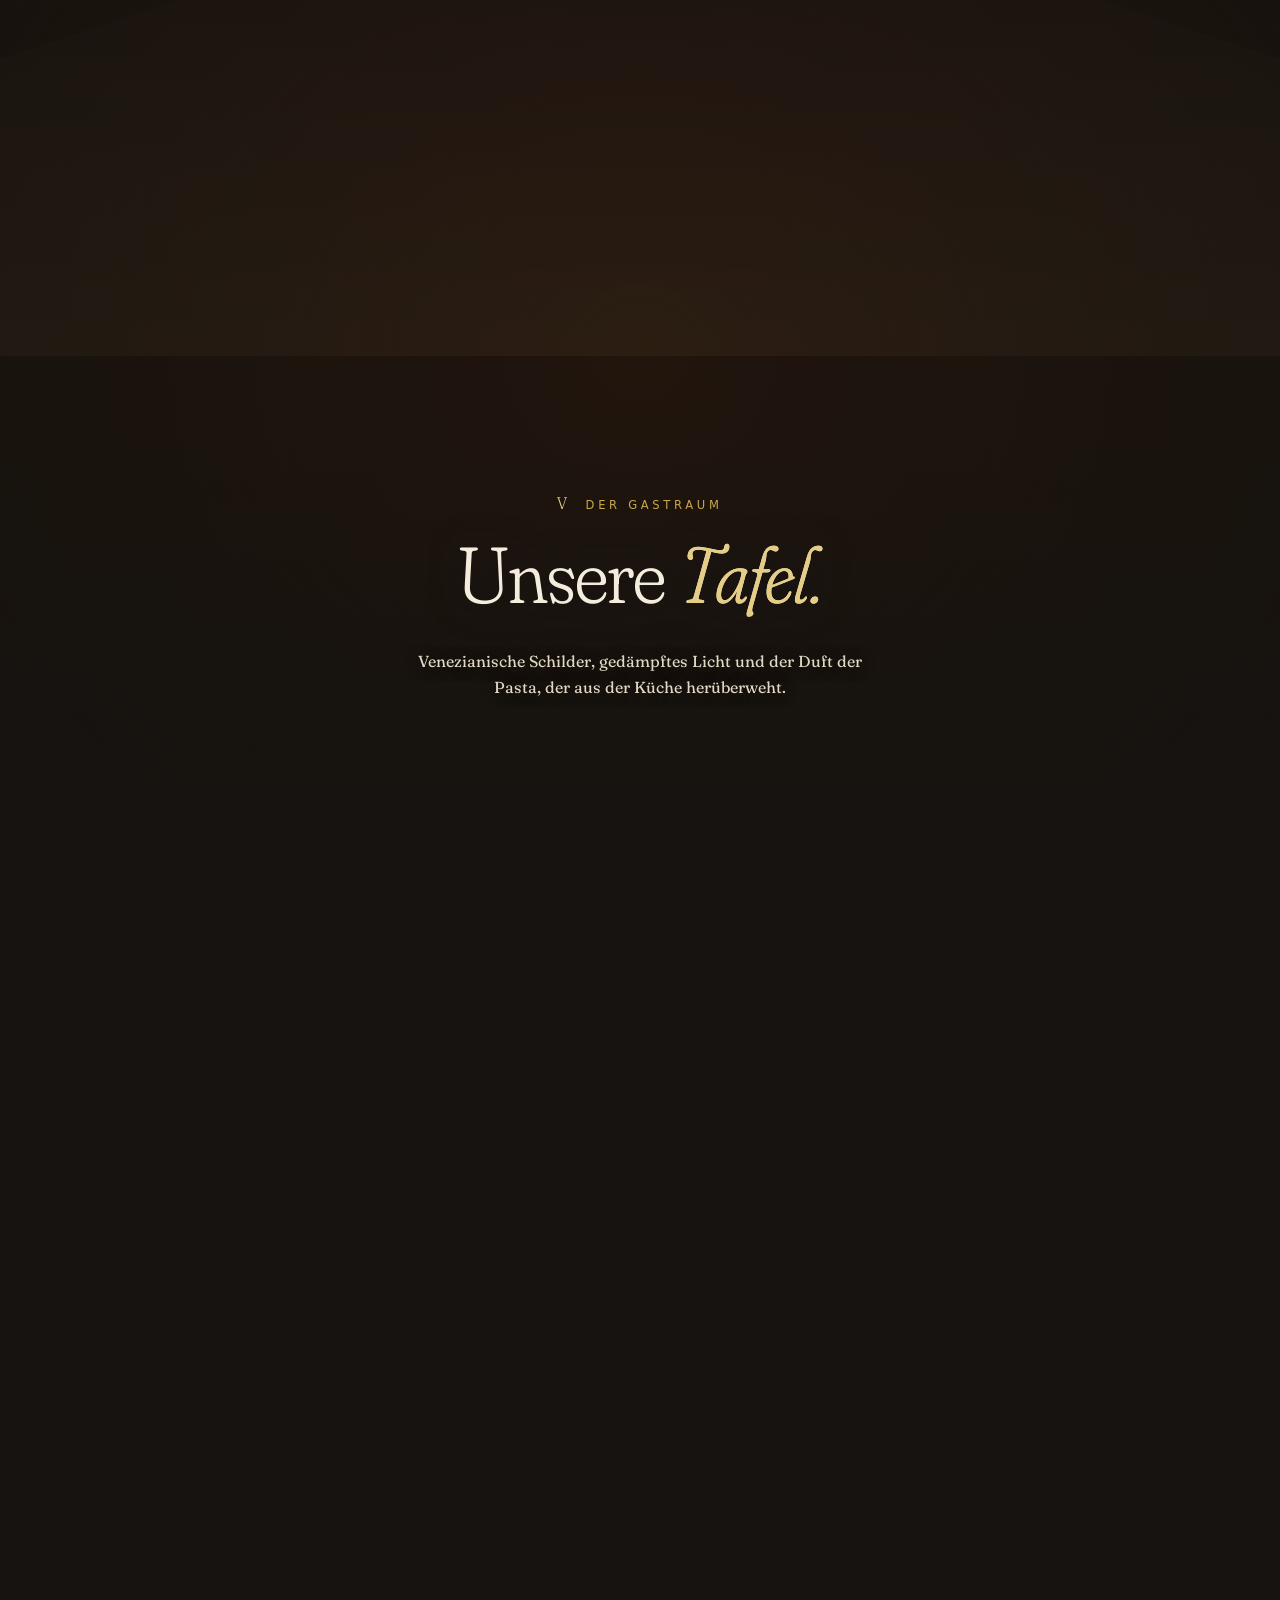
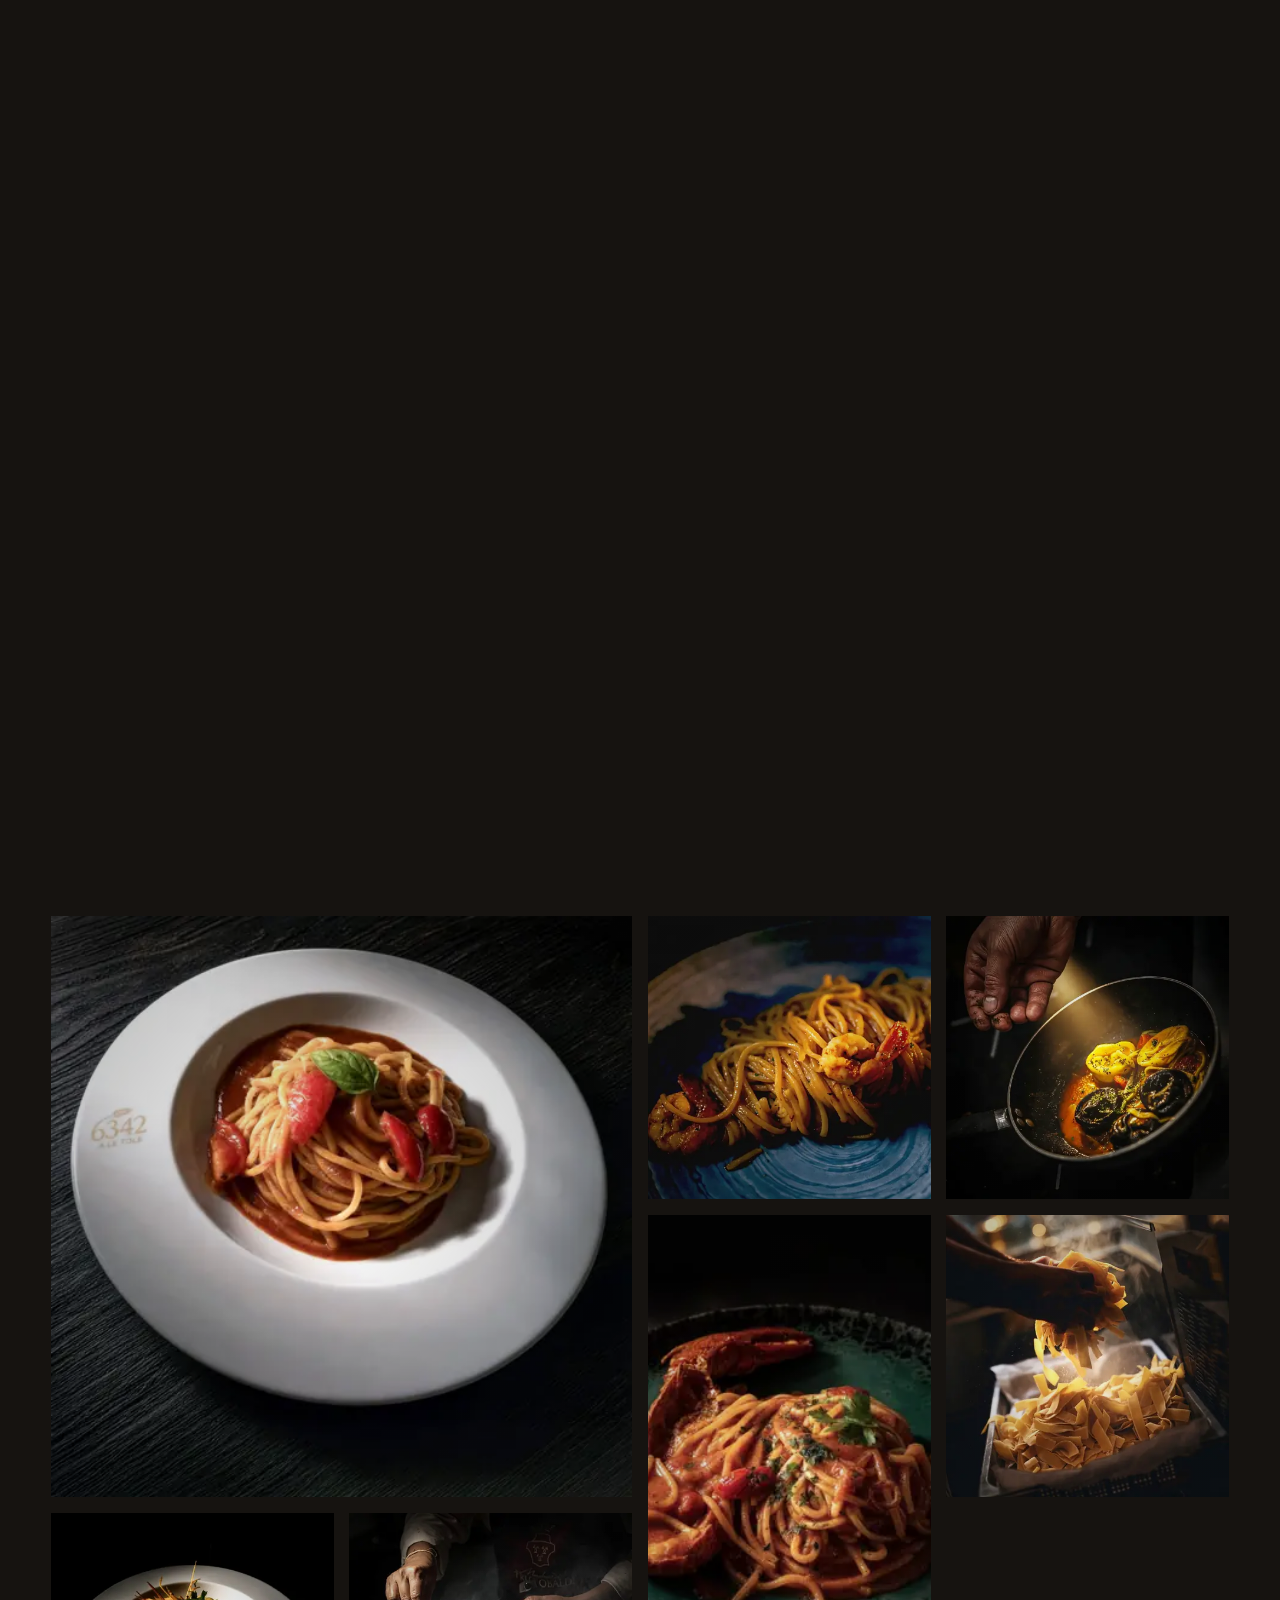
<file: de/index.html>
<!doctype html>
<html lang="de" data-base="../">
<head>
<meta charset="utf-8">
<meta name="viewport" content="width=device-width, initial-scale=1, viewport-fit=cover">
<title>Spaghetteria 6342 a le Tole · Frische Pasta und Pizza in Venedig, jeden Abend Livemusik</title>
<meta name="description" content="Spaghetteria und Pizzeria in der Barbaria de le Tole, Castello 6342, Venedig. Hausgemachte frische Pasta, Pizza und jeden Abend Livemusik. Täglich geöffnet. Reservierung über TheFork.">
<!-- BOZZA: togliere noindex alla pubblicazione -->
<meta name="robots" content="noindex, nofollow">
<link rel="canonical" href="https://www.6342aletole.it/de/">
<link rel="alternate" hreflang="it" href="https://www.6342aletole.it/">
<link rel="alternate" hreflang="en" href="https://www.6342aletole.it/en/">
<link rel="alternate" hreflang="de" href="https://www.6342aletole.it/de/">
<link rel="alternate" hreflang="fr" href="https://www.6342aletole.it/fr/">
<link rel="alternate" hreflang="x-default" href="https://www.6342aletole.it/">
<meta name="theme-color" content="#161310">
<meta property="og:type" content="restaurant">
<meta property="og:site_name" content="Spaghetteria 6342 a le Tole">
<meta property="og:title" content="Spaghetteria 6342 a le Tole · Venedig">
<meta property="og:description" content="Hausgemachte frische Pasta, Pizza und jeden Abend Livemusik, in der Barbaria de le Tole.">
<meta property="og:url" content="https://www.6342aletole.it/de/">
<meta property="og:image" content="https://www.6342aletole.it/assets/img/brand/og-6342.jpg">
<meta property="og:image:width" content="1200"><meta property="og:image:height" content="630">
<meta property="og:locale" content="de_DE"><meta property="og:locale:alternate" content="it_IT"><meta property="og:locale:alternate" content="en_GB"><meta property="og:locale:alternate" content="fr_FR">
<meta name="twitter:card" content="summary_large_image">
<link rel="icon" href="../favicon.ico" sizes="any">
<link rel="icon" type="image/png" sizes="192x192" href="../icon-192.png">
<link rel="apple-touch-icon" href="../apple-touch-icon.png">
<link rel="manifest" href="../site.webmanifest">
<link rel="preload" href="../assets/video/spiga-apertura.mp4" as="video">
<link rel="preload" as="image" type="image/webp" imagesrcset="../assets/img/brand/logo-6342-oro-480.webp 480w, ../assets/img/brand/logo-6342-oro-720.webp 720w, ../assets/img/brand/logo-6342-oro-960.webp 960w" imagesizes="(max-width: 600px) 72vw, 400px" fetchpriority="high">
<script>
/* decide subito (prima del primo disegno) se mostrare l'intro: ogni visita, anche con reduced motion */
(function(){var d=document.documentElement;d.classList.add('js');var q=new URLSearchParams(location.search);
d.setAttribute('data-intro',(q.get('intro')==='0'||q.get('statico')==='1')?'static':'play');})();
</script>
<style>
.apertura{display:none}
.js[data-intro=play],.js[data-intro=resolve]{overflow:hidden}
.js[data-intro=play] .apertura,.js[data-intro=resolve] .apertura{position:fixed;inset:0;z-index:200;display:grid;place-items:center;background:#050505}
</style>
<link rel="stylesheet" href="../assets/css/base.css">
<link rel="stylesheet" href="../assets/css/home.css">
<link rel="stylesheet" href="../assets/css/apertura.css">
<script defer src="../assets/js/spiga-anim.js"></script>
<script defer src="../assets/js/apertura.js"></script>
<script defer src="../assets/js/home.classic.js"></script>
<script type="application/ld+json">
{
 "@context": "https://schema.org",
 "@type": "Restaurant",
 "@id": "https://www.6342aletole.it/#ristorante",
 "name": "Spaghetteria 6342 a le Tole",
 "alternateName": "6342 A Le Tole – Spaghetteria Pizzeria",
 "description": "Spaghetteria und Pizzeria in Venedig, in der Barbaria de le Tole (Castello 6342): hausgemachte frische Pasta, Pizza und jeden Abend Livemusik. Seit 2012.",
 "url": "https://www.6342aletole.it/de/",
 "image": [
  "https://www.6342aletole.it/assets/img/brand/og-6342.jpg"
 ],
 "logo": "https://www.6342aletole.it/assets/img/brand/logo-6342-oro-960.png",
 "telephone": "+39 041 476 8410",
 "email": "info6342aletole@gmail.com",
 "address": {
  "@type": "PostalAddress",
  "streetAddress": "Castello 6342 (Barbaria de le Tole)",
  "postalCode": "30122",
  "addressLocality": "Venedig",
  "addressRegion": "VE",
  "addressCountry": "IT"
 },
 "geo": {
  "@type": "GeoCoordinates",
  "latitude": 45.43864,
  "longitude": 12.34346
 },
 "inLanguage": "de",
 "servesCuisine": [
  "Italienisch",
  "Venezianisch",
  "Frische Pasta",
  "Pizza"
 ],
 "priceRange": "€€",
 "openingHours": [
  "Mo 12:00-15:00",
  "Mo 18:00-22:30",
  "Tu-Su 12:00-22:30"
 ],
 "legalName": "HR SRL",
 "vatID": "IT04380810277",
 "foundingDate": "2012",
 "acceptsReservations": "True",
 "hasMenu": "https://www.6342aletole.it/de/menu.html",
 "potentialAction": {
  "@type": "ReserveAction",
  "target": {
   "@type": "EntryPoint",
   "urlTemplate": "https://www.thefork.it/ristorante/6342-a-le-tole-spaghetteria-pizzeria-r869550",
   "inLanguage": "de",
   "actionPlatform": [
    "http://schema.org/DesktopWebPlatform",
    "http://schema.org/MobileWebPlatform"
   ]
  },
  "result": {
   "@type": "FoodEstablishmentReservation",
   "name": "Tisch reservieren"
  }
 },
 "sameAs": [
  "https://www.instagram.com/spaghetteria6342aletole/",
  "https://www.facebook.com/6342AleTole",
  "https://www.thefork.it/ristorante/6342-a-le-tole-spaghetteria-pizzeria-r869550"
 ]
}
</script>
</head>
<body class="home">
<div class="apertura" id="apertura">
<video class="apertura-video" id="apertura-video" muted autoplay playsinline preload="auto" disablepictureinpicture src="../assets/video/spiga-apertura.mp4" aria-hidden="true"></video>
<svg class="spiga6" data-manual aria-hidden="true" focusable="false" viewBox="0 0 1460 910">
  <defs>
    <linearGradient id="sp-oro" gradientUnits="userSpaceOnUse" x1="60" y1="900" x2="1440" y2="40">
      <stop offset="0" stop-color="#a8802a"/><stop offset=".3" stop-color="#e2c25e"/>
      <stop offset=".55" stop-color="#f8e9a6"/><stop offset=".8" stop-color="#e8cc72"/><stop offset="1" stop-color="#c9a040"/>
    </linearGradient>
    <linearGradient id="sp-band" gradientUnits="userSpaceOnUse" x1="0" y1="0" x2="300" y2="0">
      <stop offset="0" stop-color="#000"/><stop offset=".5" stop-color="#fff"/><stop offset="1" stop-color="#000"/>
    </linearGradient>
    <clipPath id="sp-low"><rect x="0" y="446" width="400" height="470"/></clipPath>
    <mask id="sp-growmask" maskUnits="userSpaceOnUse" x="0" y="0" width="1460" height="910">
      <path class="sp-grow" d="M118.0,444.0C123.0,436.7 136.7,414.0 148.0,400.0C159.3,386.0 172.0,373.3 186.0,360.0C200.0,346.7 214.7,333.3 232.0,320.0C249.3,306.7 267.0,293.3 290.0,280.0C313.0,266.7 340.0,252.8 370.0,240.0C400.0,227.2 440.3,213.3 470.0,203.0C499.7,192.7 517.2,186.0 548.0,178.0C578.8,170.0 619.7,161.7 655.0,155.0C690.3,148.3 727.5,142.7 760.0,138.0C792.5,133.3 824.0,129.7 850.0,127.0C876.0,124.3 891.0,123.3 916.0,122.0C941.0,120.7 974.3,119.8 1000.0,119.0C1025.7,118.2 1058.3,117.3 1070.0,117.0" fill="none" stroke="#fff" stroke-width="96" stroke-linecap="round"/>
    </mask>
    <mask id="sp-m3" maskUnits="userSpaceOnUse" x="0" y="0" width="1460" height="910"><path class="sp-mk" d="M560.0,866.0C554.5,865.7 539.7,866.0 527.0,864.0C514.3,862.0 497.0,859.3 484.0,854.0C471.0,848.7 458.2,841.5 449.0,832.0C439.8,822.5 433.8,807.5 429.0,797.0C424.2,786.5 421.8,776.5 420.0,769.0C418.2,761.5 418.3,754.8 418.0,752.0" fill="none" stroke="#fff" stroke-width="420" stroke-linecap="round" stroke-linejoin="round"/><path class="sp-mk" d="M560.0,866.0C562.0,865.5 562.8,865.8 572.0,863.0C581.2,860.2 602.2,856.0 615.0,849.0C627.8,842.0 639.5,832.2 649.0,821.0C658.5,809.8 666.3,795.7 672.0,782.0C677.7,768.3 681.7,753.7 683.0,739.0C684.3,724.3 684.0,708.2 680.0,694.0C676.0,679.8 667.8,666.0 659.0,654.0C650.2,642.0 636.0,632.3 627.0,622.0C618.0,611.7 606.5,604.7 605.0,592.0C603.5,579.3 613.2,558.8 618.0,546.0C622.8,533.2 630.2,526.5 634.0,515.0C637.8,503.5 640.7,489.5 641.0,477.0C641.3,464.5 639.8,451.7 636.0,440.0C632.2,428.3 625.8,416.5 618.0,407.0C610.2,397.5 598.8,389.0 589.0,383.0C579.2,377.0 570.0,373.7 559.0,371.0C548.0,368.3 534.7,366.5 523.0,367.0C511.3,367.5 500.0,370.5 489.0,374.0C478.0,377.5 466.2,381.8 457.0,388.0C447.8,394.2 439.2,402.2 434.0,411.0C428.8,419.8 427.8,429.8 426.0,441.0C424.2,452.2 423.5,471.8 423.0,478.0" fill="none" stroke="#fff" stroke-width="420" stroke-linecap="round" stroke-linejoin="round"/><path class="sp-mk" d="M603.0,590.0C595.8,590.7 574.3,592.7 560.0,594.0C545.7,595.3 524.2,597.3 517.0,598.0" fill="none" stroke="#fff" stroke-width="420" stroke-linecap="round" stroke-linejoin="round"/></mask>
    <mask id="sp-m4" maskUnits="userSpaceOnUse" x="0" y="0" width="1460" height="910"><path class="sp-mk" d="M1003.0,866.0C1002.5,855.0 1001.8,827.7 1000.0,800.0C998.2,772.3 994.8,740.0 992.0,700.0C989.2,660.0 985.8,601.7 983.0,560.0C980.2,518.3 975.5,483.0 975.0,450.0C974.5,417.0 979.2,376.7 980.0,362.0" fill="none" stroke="#fff" stroke-width="420" stroke-linecap="round" stroke-linejoin="round"/><path class="sp-mk" d="M1003.0,866.0C996.7,866.0 977.2,866.3 965.0,866.0C952.8,865.7 935.8,864.3 930.0,864.0" fill="none" stroke="#fff" stroke-width="420" stroke-linecap="round" stroke-linejoin="round"/><path class="sp-mk" d="M1003.0,866.0C1009.2,866.0 1027.5,866.3 1040.0,866.0C1052.5,865.7 1071.7,864.3 1078.0,864.0" fill="none" stroke="#fff" stroke-width="420" stroke-linecap="round" stroke-linejoin="round"/><path class="sp-mk" d="M978.0,372.0C973.3,380.0 967.0,390.3 950.0,420.0C933.0,449.7 900.7,509.3 876.0,550.0C851.3,590.7 820.7,637.7 802.0,664.0C783.3,690.3 770.3,700.7 764.0,708.0" fill="none" stroke="#fff" stroke-width="420" stroke-linecap="round" stroke-linejoin="round"/><path class="sp-mk" d="M756.0,712.0C771.7,711.7 817.7,710.5 850.0,710.0C882.3,709.5 916.7,709.3 950.0,709.0C983.3,708.7 1026.3,708.8 1050.0,708.0C1073.7,707.2 1083.8,708.3 1092.0,704.0C1100.2,699.7 1097.8,685.7 1099.0,682.0" fill="none" stroke="#fff" stroke-width="420" stroke-linecap="round" stroke-linejoin="round"/></mask>
    <mask id="sp-m2" maskUnits="userSpaceOnUse" x="0" y="0" width="1460" height="910"><path class="sp-mk" d="M1138.0,855.0C1147.0,848.7 1176.3,832.7 1192.0,817.0C1207.7,801.3 1219.0,778.0 1232.0,761.0C1245.0,744.0 1257.3,731.3 1270.0,715.0C1282.7,698.7 1296.7,681.0 1308.0,663.0C1319.3,645.0 1329.8,625.8 1338.0,607.0C1346.2,588.2 1353.5,570.0 1357.0,550.0C1360.5,530.0 1361.5,507.0 1359.0,487.0C1356.5,467.0 1352.2,447.2 1342.0,430.0C1331.8,412.8 1315.0,394.8 1298.0,384.0C1281.0,373.2 1259.2,366.7 1240.0,365.0C1220.8,363.3 1199.8,366.2 1183.0,374.0C1166.2,381.8 1147.5,398.8 1139.0,412.0C1130.5,425.2 1133.3,443.0 1132.0,453.0C1130.7,463.0 1131.2,468.8 1131.0,472.0" fill="none" stroke="#fff" stroke-width="420" stroke-linecap="round" stroke-linejoin="round"/><path class="sp-mk" d="M1138.0,855.0C1154.2,852.5 1208.0,842.8 1235.0,840.0C1262.0,837.2 1275.2,839.0 1300.0,838.0C1324.8,837.0 1364.3,835.0 1384.0,834.0C1403.7,833.0 1412.3,832.3 1418.0,832.0" fill="none" stroke="#fff" stroke-width="420" stroke-linecap="round" stroke-linejoin="round"/><path class="sp-mk" d="M1421.0,838.0C1422.0,831.7 1425.3,812.3 1427.0,800.0C1428.7,787.7 1430.3,770.0 1431.0,764.0" fill="none" stroke="#fff" stroke-width="420" stroke-linecap="round" stroke-linejoin="round"/></mask>
    <mask id="sp-shine" maskUnits="userSpaceOnUse" x="0" y="0" width="1460" height="910">
      <rect class="sp-band" x="-300" y="-500" width="300" height="1900" fill="url(#sp-band)" transform="rotate(18 730 455) translate(-500 0)"/>
    </mask>
    <path id="sp-six" d="M98.95,614.61C101.10,612.66 107.20,606.16 111.40,602.69C115.60,599.22 119.90,596.36 124.15,593.79C128.40,591.23 132.65,589.15 136.89,587.30C141.13,585.46 145.34,583.99 149.58,582.73C153.81,581.47 158.04,580.49 162.30,579.74C166.57,578.98 170.85,578.47 175.15,578.20C179.45,577.93 183.80,577.89 188.11,578.12C192.43,578.35 196.79,578.83 201.07,579.59C205.34,580.35 209.63,581.37 213.76,582.68C217.90,583.99 221.99,585.61 225.86,587.46C229.74,589.31 233.50,591.49 237.01,593.79C240.53,596.09 243.85,598.64 246.96,601.26C250.07,603.88 252.93,606.65 255.66,609.52C258.40,612.39 260.94,615.38 263.35,618.48C265.76,621.57 268.01,624.78 270.14,628.08C272.27,631.38 274.26,634.79 276.12,638.27C277.99,641.76 279.73,645.35 281.35,649.01C282.97,652.68 284.47,656.43 285.85,660.25C287.24,664.06 288.50,667.96 289.66,671.91C290.81,675.86 291.85,679.89 292.77,683.95C293.69,688.01 294.50,692.14 295.20,696.29C295.90,700.44 296.48,704.64 296.95,708.85C297.42,713.07 297.78,717.33 298.02,721.59C298.27,725.85 298.40,730.14 298.41,734.43C298.42,738.73 298.33,743.04 298.10,747.35C297.88,751.66 297.54,755.99 297.06,760.29C296.57,764.58 295.97,768.88 295.20,773.11C294.44,777.34 293.55,781.55 292.48,785.68C291.42,789.80 290.21,793.89 288.83,797.86C287.44,801.83 285.90,805.74 284.16,809.51C282.41,813.28 280.51,816.97 278.38,820.50C276.25,824.03 273.94,827.46 271.37,830.69C268.81,833.93 266.06,837.03 262.99,839.93C259.93,842.82 256.58,845.59 252.98,848.07C249.38,850.54 245.47,852.84 241.40,854.76C237.33,856.69 232.99,858.37 228.57,859.63C224.14,860.88 219.50,861.82 214.88,862.30C210.26,862.77 205.48,862.87 200.84,862.48C196.20,862.09 191.50,861.22 187.05,859.95C182.59,858.69 178.21,856.90 174.10,854.90C170.00,852.90 166.09,850.48 162.41,847.97C158.73,845.45 155.34,842.69 152.04,839.80C148.74,836.90 145.63,833.83 142.61,830.61C139.60,827.39 136.72,824.00 133.96,820.48C131.20,816.97 128.57,813.29 126.06,809.52C123.56,805.75 121.18,801.83 118.94,797.86C116.71,793.88 114.61,789.78 112.67,785.68C110.73,781.57 108.95,777.40 107.31,773.24C105.66,769.07 104.17,764.89 102.78,760.71C101.39,756.53 100.14,752.37 98.97,748.17C97.80,743.97 96.74,739.76 95.77,735.51C94.80,731.27 93.92,727.00 93.13,722.69C92.34,718.38 91.64,714.04 91.02,709.65C90.40,705.27 89.87,700.83 89.42,696.38C88.96,691.93 88.60,687.45 88.32,682.96C88.03,678.47 87.83,673.97 87.72,669.45C87.60,664.93 87.57,660.39 87.63,655.84C87.68,651.30 87.81,646.73 88.03,642.16C88.25,637.60 88.55,633.01 88.93,628.43C89.31,623.84 89.78,619.25 90.33,614.65C90.87,610.06 91.50,605.46 92.21,600.86C92.93,596.26 93.72,591.66 94.59,587.07C95.47,582.48 96.42,577.89 97.46,573.31C98.50,568.73 99.62,564.16 100.81,559.60C102.01,555.05 103.29,550.50 104.65,545.98C106.01,541.45 107.45,536.95 108.96,532.46C110.48,527.98 112.08,523.52 113.75,519.09C115.42,514.66 117.18,510.25 119.01,505.89C120.84,501.52 122.74,497.18 124.73,492.88C126.71,488.59 128.77,484.33 130.90,480.11C133.04,475.90 135.25,471.73 137.53,467.60C139.82,463.47 142.18,459.38 144.62,455.33C147.06,451.29 149.57,447.28 152.15,443.31C154.74,439.34 157.40,435.42 160.12,431.53C162.85,427.64 165.65,423.80 168.52,419.99C171.38,416.19 174.32,412.42 177.32,408.70C180.32,404.97 183.39,401.29 186.52,397.64C189.65,394.00 192.84,390.40 196.09,386.84C199.35,383.28 202.67,379.76 206.04,376.28C209.41,372.80 212.85,369.36 216.33,365.96C219.82,362.57 223.37,359.21 226.96,355.90C230.56,352.59 234.21,349.31 237.91,346.09C241.61,342.86 245.36,339.67 249.15,336.52C252.95,333.38 256.80,330.27 260.68,327.21C264.57,324.15 268.51,321.13 272.48,318.16C276.45,315.18 280.47,312.25 284.52,309.35C288.57,306.46 292.66,303.61 296.79,300.81C300.91,298.00 305.08,295.24 309.27,292.51C313.46,289.79 317.69,287.11 321.94,284.48C326.19,281.84 330.48,279.25 334.79,276.70C339.10,274.14 343.43,271.64 347.79,269.17C352.15,266.70 356.53,264.28 360.94,261.89C365.34,259.51 369.77,257.17 374.22,254.87C378.68,252.56 383.15,250.30 387.65,248.08C392.14,245.86 396.66,243.68 401.20,241.54C405.74,239.39 410.30,237.29 414.88,235.22C419.46,233.16 424.07,231.13 428.69,229.14C433.31,227.15 437.95,225.20 442.61,223.28C447.26,221.36 451.94,219.48 456.63,217.64C461.33,215.80 466.04,213.99 470.77,212.21C475.50,210.44 480.24,208.70 485.00,207.00C489.76,205.29 494.54,203.62 499.33,201.99C504.12,200.35 508.92,198.74 513.74,197.17C518.56,195.60 523.39,194.06 528.24,192.55C533.08,191.05 537.94,189.57 542.81,188.12C547.68,186.68 552.56,185.26 557.45,183.88C562.34,182.49 567.25,181.14 572.16,179.81C577.07,178.48 581.99,177.18 586.92,175.91C591.85,174.64 596.80,173.40 601.74,172.19C606.69,170.97 611.65,169.78 616.61,168.62C621.57,167.45 626.54,166.32 631.52,165.21C636.49,164.09 641.47,163.01 646.46,161.95C651.44,160.88 656.44,159.84 661.43,158.83C666.43,157.81 671.43,156.82 676.43,155.85C681.43,154.88 686.44,153.94 691.45,153.01C696.46,152.09 701.47,151.19 706.49,150.31C711.50,149.43 716.52,148.57 721.55,147.74C726.57,146.90 731.60,146.09 736.62,145.30C741.65,144.50 746.68,143.73 751.72,142.98C756.75,142.23 761.79,141.50 766.83,140.79C771.87,140.08 776.91,139.39 781.96,138.72C787.00,138.04 792.05,137.39 797.10,136.76C802.15,136.13 807.20,135.52 812.25,134.92C817.31,134.33 822.36,133.75 827.42,133.20C832.48,132.64 837.54,132.10 842.60,131.58C847.66,131.06 852.72,130.55 857.79,130.06C862.86,129.58 867.92,129.11 872.99,128.66C878.06,128.20 883.13,127.77 888.21,127.35C893.28,126.93 898.35,126.52 903.43,126.14C908.51,125.75 913.59,125.38 918.67,125.02C923.75,124.66 928.83,124.32 933.91,123.99C938.99,123.67 944.08,123.36 949.17,123.06C954.25,122.76 959.34,122.48 964.43,122.21C969.52,121.94 974.61,121.68 979.71,121.44C984.80,121.20 989.90,120.97 994.99,120.75C1000.09,120.53 1005.19,120.33 1010.29,120.14C1015.39,119.95 1020.49,119.77 1025.60,119.60C1030.70,119.43 1035.81,119.28 1040.92,119.13C1046.03,118.99 1051.39,118.97 1056.25,118.73C1061.11,118.49 1067.76,117.97 1070.06,117.69C1072.37,117.42 1072.63,117.38 1070.07,117.09C1067.51,116.81 1059.83,116.21 1054.71,115.99C1049.59,115.77 1044.47,115.82 1039.35,115.77C1034.24,115.72 1029.12,115.70 1024.00,115.70C1018.89,115.69 1013.77,115.72 1008.66,115.76C1003.54,115.80 998.43,115.87 993.32,115.96C988.21,116.05 983.09,116.16 977.99,116.30C972.88,116.43 967.77,116.59 962.66,116.77C957.55,116.95 952.45,117.14 947.34,117.37C942.24,117.59 937.14,117.83 932.04,118.09C926.94,118.35 921.84,118.63 916.74,118.94C911.64,119.24 906.54,119.56 901.45,119.91C896.36,120.25 891.26,120.61 886.17,120.99C881.08,121.37 875.99,121.78 870.90,122.20C865.82,122.61 860.73,123.05 855.65,123.51C850.56,123.97 845.48,124.44 840.40,124.93C835.32,125.43 830.24,125.94 825.16,126.46C820.08,126.99 815.01,127.54 809.93,128.10C804.86,128.66 799.79,129.24 794.72,129.84C789.65,130.43 784.58,131.04 779.51,131.67C774.44,132.30 769.38,132.94 764.31,133.60C759.25,134.26 754.19,134.94 749.12,135.63C744.06,136.32 739.00,137.02 733.94,137.74C728.88,138.46 723.83,139.20 718.77,139.94C713.72,140.69 708.66,141.45 703.61,142.23C698.55,143.01 693.50,143.80 688.45,144.60C683.40,145.40 678.35,146.22 673.30,147.05C668.25,147.88 663.20,148.72 658.15,149.58C653.10,150.43 648.05,151.30 643.00,152.18C637.96,153.06 632.91,153.95 627.86,154.86C622.82,155.77 617.77,156.70 612.73,157.64C607.69,158.58 602.65,159.53 597.61,160.51C592.57,161.49 587.54,162.48 582.50,163.49C577.47,164.51 572.44,165.54 567.41,166.59C562.39,167.65 557.36,168.72 552.35,169.82C547.33,170.92 542.31,172.04 537.31,173.19C532.30,174.34 527.29,175.51 522.29,176.70C517.29,177.90 512.30,179.12 507.31,180.38C502.32,181.63 497.34,182.90 492.37,184.21C487.39,185.52 482.42,186.86 477.46,188.23C472.50,189.60 467.55,190.99 462.60,192.43C457.65,193.86 452.71,195.32 447.78,196.82C442.85,198.32 437.93,199.85 433.02,201.42C428.11,202.99 423.20,204.60 418.31,206.24C413.41,207.89 408.53,209.57 403.65,211.29C398.78,213.01 393.91,214.77 389.06,216.57C384.21,218.37 379.37,220.21 374.54,222.10C369.71,223.98 364.89,225.91 360.08,227.88C355.28,229.86 350.48,231.87 345.70,233.94C340.92,236.00 336.15,238.11 331.40,240.27C326.65,242.42 321.91,244.63 317.19,246.89C312.46,249.14 307.75,251.45 303.06,253.80C298.37,256.16 293.70,258.56 289.05,261.02C284.40,263.48 279.76,265.99 275.16,268.55C270.55,271.12 265.96,273.73 261.41,276.40C256.85,279.07 252.32,281.79 247.82,284.57C243.32,287.35 238.84,290.18 234.40,293.07C229.97,295.96 225.56,298.91 221.19,301.91C216.82,304.91 212.48,307.97 208.18,311.09C203.88,314.21 199.62,317.39 195.41,320.62C191.19,323.86 187.01,327.16 182.88,330.52C178.75,333.87 174.66,337.29 170.62,340.77C166.58,344.25 162.59,347.80 158.65,351.40C154.71,355.01 150.82,358.68 146.99,362.42C143.15,366.15 139.37,369.95 135.65,373.82C131.93,377.68 128.26,381.61 124.66,385.61C121.06,389.61 117.52,393.68 114.04,397.81C110.57,401.95 107.16,406.15 103.82,410.42C100.48,414.70 97.21,419.04 94.01,423.45C90.82,427.86 87.69,432.34 84.64,436.90C81.60,441.45 78.63,446.08 75.74,450.76C72.86,455.45 70.05,460.21 67.34,465.02C64.63,469.83 62.00,474.71 59.47,479.64C56.94,484.57 54.49,489.55 52.15,494.59C49.80,499.63 47.55,504.72 45.40,509.86C43.25,515.00 41.19,520.19 39.24,525.41C37.30,530.64 35.45,535.92 33.71,541.23C31.98,546.54 30.34,551.90 28.83,557.28C27.31,562.67 25.90,568.09 24.62,573.54C23.33,578.99 22.15,584.47 21.10,589.98C20.05,595.48 19.11,601.01 18.31,606.56C17.51,612.11 16.82,617.68 16.27,623.26C15.72,628.83 15.30,634.43 15.01,640.03C14.72,645.63 14.57,651.24 14.56,656.85C14.54,662.46 14.66,668.07 14.93,673.67C15.20,679.27 15.61,684.88 16.17,690.46C16.73,696.04 17.43,701.60 18.29,707.16C19.15,712.71 20.15,718.24 21.33,723.77C22.52,729.30 23.86,734.83 25.42,740.32C26.97,745.81 28.70,751.29 30.66,756.71C32.62,762.13 34.77,767.52 37.17,772.83C39.57,778.13 42.20,783.41 45.05,788.54C47.90,793.68 51.00,798.74 54.28,803.66C57.56,808.59 61.05,813.40 64.72,818.07C68.39,822.75 72.25,827.32 76.30,831.72C80.35,836.11 84.60,840.40 89.04,844.42C93.48,848.45 98.13,852.33 102.96,855.87C107.78,859.42 112.82,862.76 118.02,865.70C123.21,868.64 128.63,871.32 134.14,873.52C139.65,875.73 145.40,877.51 151.07,878.92C156.73,880.33 162.49,881.23 168.14,881.98C173.80,882.72 179.43,883.07 185.01,883.38C190.59,883.68 196.10,883.79 201.61,883.80C207.13,883.80 212.60,883.70 218.08,883.39C223.57,883.09 229.05,882.66 234.52,881.98C240.00,881.29 245.49,880.45 250.95,879.29C256.40,878.12 261.87,876.76 267.26,875.00C272.65,873.25 278.06,871.21 283.28,868.77C288.51,866.33 293.68,863.49 298.61,860.34C303.54,857.19 308.31,853.67 312.85,849.88C317.39,846.08 321.75,841.94 325.85,837.57C329.95,833.20 333.83,828.53 337.45,823.66C341.06,818.79 344.44,813.66 347.54,808.36C350.64,803.07 353.48,797.55 356.03,791.91C358.57,786.28 360.85,780.44 362.81,774.53C364.78,768.62 366.46,762.55 367.81,756.44C369.17,750.33 370.22,744.09 370.94,737.87C371.66,731.64 372.06,725.34 372.16,719.08C372.25,712.82 372.02,706.52 371.50,700.29C370.97,694.06 370.13,687.83 369.00,681.70C367.86,675.56 366.42,669.46 364.69,663.49C362.97,657.51 360.94,651.60 358.63,645.85C356.33,640.09 353.73,634.43 350.86,628.96C347.99,623.49 344.84,618.15 341.43,613.02C338.02,607.90 334.33,602.94 330.39,598.23C326.46,593.52 322.26,589.00 317.84,584.78C313.41,580.56 308.73,576.56 303.85,572.88C298.98,569.21 293.86,565.80 288.57,562.74C283.29,559.69 277.75,556.94 272.17,554.56C266.58,552.17 260.81,550.17 255.04,548.44C249.28,546.71 243.42,545.34 237.58,544.20C231.74,543.06 225.85,542.18 219.99,541.61C214.12,541.03 208.23,540.70 202.38,540.73C196.54,540.76 190.67,541.07 184.91,541.79C179.15,542.51 173.38,543.56 167.81,545.05C162.23,546.55 156.69,548.42 151.43,550.76C146.18,553.10 141.03,555.87 136.27,559.09C131.51,562.30 126.96,565.98 122.88,570.04C118.81,574.10 115.05,578.63 111.83,583.45C108.60,588.27 105.75,593.82 103.53,598.97C101.31,604.13 99.27,611.77 98.51,614.38C97.74,616.99 96.80,616.56 98.95,614.61Z"/>
    <g id="sp-shapes"><g class="sp-fade">
      <g class="sp-low"><use href="#sp-six" clip-path="url(#sp-low)"/></g>
      <g class="sp-plant">
        <g mask="url(#sp-growmask)"><use href="#sp-six"/></g>
        <g class="sp-kernels">
          <g class="sp-k" data-side="top" data-bx="555.4" data-by="148.0"><path class="sp-awn" d="M660.2,32.4L676.4,14.7" fill="none"/><path class="sp-grain" d="M555.4,148.0C590.2,173.1 655.8,105.1 662.9,29.5C588.4,43.9 527.0,115.8 555.4,148.0Z"/></g>
          <g class="sp-k" data-side="bot" data-bx="570.7" data-by="198.3"><path class="sp-awn" d="M715.9,263.8L756.1,281.9" fill="none"/><path class="sp-grain" d="M570.7,198.3C560.8,232.4 647.6,274.1 719.6,265.4C678.4,205.7 589.6,168.3 570.7,198.3Z"/></g>
          <g class="sp-k" data-side="top" data-bx="654.8" data-by="131.6"><path class="sp-awn" d="M765.2,31.2L782.9,15.1" fill="none"/><path class="sp-grain" d="M654.8,131.6C685.0,158.0 753.6,99.1 768.1,28.5C696.5,36.2 631.4,99.0 654.8,131.6Z"/></g>
          <g class="sp-k" data-side="bot" data-bx="671.0" data-by="174.5"><path class="sp-awn" d="M805.8,244.8L844.8,265.2" fill="none"/><path class="sp-grain" d="M671.0,174.5C657.8,210.0 738.2,254.8 809.4,246.7C775.4,183.6 692.6,143.2 671.0,174.5Z"/></g>
          <g class="sp-k" data-side="top" data-bx="757.8" data-by="111.2"><path class="sp-awn" d="M868.4,31.7L887.9,17.7" fill="none"/><path class="sp-grain" d="M757.8,111.2C783.5,139.7 852.1,93.5 871.7,29.4C804.7,27.4 739.0,77.8 757.8,111.2Z"/></g>
          <g class="sp-k" data-side="bot" data-bx="765.4" data-by="158.2"><path class="sp-awn" d="M884.5,215.6L924.2,234.6" fill="none"/><path class="sp-grain" d="M765.4,158.2C753.8,191.8 825.2,228.7 888.2,217.3C857.8,161.0 784.3,128.2 765.4,158.2Z"/></g>
          <g class="sp-k" data-side="top" data-bx="846.9" data-by="106.5"><path class="sp-awn" d="M944.4,46.0L964.8,33.4" fill="none"/><path class="sp-grain" d="M846.9,106.5C867.4,132.8 928.1,97.7 947.8,43.9C890.8,37.7 832.5,76.5 846.9,106.5Z"/></g>
          <g class="sp-k" data-side="bot" data-bx="851.8" data-by="146.2"><path class="sp-awn" d="M966.3,196.2L1006.7,213.8" fill="none"/><path class="sp-grain" d="M851.8,146.2C843.1,175.8 912.0,208.2 970.0,197.8C938.2,148.2 867.6,119.6 851.8,146.2Z"/></g>
          <g class="sp-k" data-side="tip" data-bx="916.1" data-by="123.2"><path class="sp-awn" d="M1071.1,117.4L1127.1,115.3" fill="none"/><path class="sp-grain" d="M916.1,123.2C922.2,157.6 1016.0,156.4 1075.1,117.3C1013.3,82.6 919.6,88.4 916.1,123.2Z"/></g>
        </g>
      </g>
    </g>
      <g class="sp-digits">
        <g class="sp-dig" data-n="3" data-sh='[[0.0, 0.32], [0.0, 0.85], [0.42, 0.62]]' data-land="560,866" data-src="1"><path class="sp-digfill" d="M411.5,385.4C406.0,407.3 409.9,466.2 422.5,482.4C442.7,460.1 446.7,426.7 473.1,405.7C554.9,340.6 634.5,449.0 592.6,528.4C571.3,568.6 534.1,572.5 515.1,598.1C542.4,616.7 578.1,619.9 604.4,645.5C687.0,726.2 615.6,895.1 498.4,836.8C449.4,812.4 446.4,770.7 417.2,748.2C409.2,765.0 415.3,787.4 421.2,806.6C457.0,922.7 671.6,896.5 712.2,762.6C720.9,733.9 721.5,702.9 709.6,675.1C692.5,634.8 655.2,615.5 630.1,583.1C643.2,555.5 663.7,533.8 671.1,502.3C693.6,405.8 616.5,346.7 525.7,352.9C486.2,355.5 447.2,371.0 411.5,385.4Z" mask="url(#sp-m3)"/><path class="sp-shoot" d="M560.0,866.0C554.5,865.7 539.7,866.0 527.0,864.0C514.3,862.0 497.0,859.3 484.0,854.0C471.0,848.7 458.2,841.5 449.0,832.0C439.8,822.5 433.8,807.5 429.0,797.0C424.2,786.5 421.8,776.5 420.0,769.0C418.2,761.5 418.3,754.8 418.0,752.0" fill="none" stroke-opacity="0"/><path class="sp-shoot" d="M560.0,866.0C562.0,865.5 562.8,865.8 572.0,863.0C581.2,860.2 602.2,856.0 615.0,849.0C627.8,842.0 639.5,832.2 649.0,821.0C658.5,809.8 666.3,795.7 672.0,782.0C677.7,768.3 681.7,753.7 683.0,739.0C684.3,724.3 684.0,708.2 680.0,694.0C676.0,679.8 667.8,666.0 659.0,654.0C650.2,642.0 636.0,632.3 627.0,622.0C618.0,611.7 606.5,604.7 605.0,592.0C603.5,579.3 613.2,558.8 618.0,546.0C622.8,533.2 630.2,526.5 634.0,515.0C637.8,503.5 640.7,489.5 641.0,477.0C641.3,464.5 639.8,451.7 636.0,440.0C632.2,428.3 625.8,416.5 618.0,407.0C610.2,397.5 598.8,389.0 589.0,383.0C579.2,377.0 570.0,373.7 559.0,371.0C548.0,368.3 534.7,366.5 523.0,367.0C511.3,367.5 500.0,370.5 489.0,374.0C478.0,377.5 466.2,381.8 457.0,388.0C447.8,394.2 439.2,402.2 434.0,411.0C428.8,419.8 427.8,429.8 426.0,441.0C424.2,452.2 423.5,471.8 423.0,478.0" fill="none" stroke-opacity="0"/><path class="sp-shoot" d="M603.0,590.0C595.8,590.7 574.3,592.7 560.0,594.0C545.7,595.3 524.2,597.3 517.0,598.0" fill="none" stroke-opacity="0"/></g>
        <g class="sp-dig" data-n="4" data-sh='[[0.0, 0.4], [0.04, 0.22], [0.04, 0.22], [0.36, 0.66], [0.6, 0.9]]' data-land="1003,866" data-src="5"><path class="sp-digfill" d="M752.4,732.7C817.3,747.3 895.2,726.0 961.3,738.8C969.7,765.8 975.9,820.3 954.8,843.6C946.4,852.9 936.1,854.7 929.1,863.2C931.2,864.8 930.7,867.6 934.0,868.9C946.9,873.6 1058.6,873.2 1073.0,869.3C1076.5,868.3 1075.8,865.4 1077.9,864.0C1072.5,857.2 1065.7,855.8 1059.6,849.1C1033.1,819.4 1027.4,776.4 1031.9,738.4C1050.2,735.4 1069.6,736.5 1088.2,734.5C1094.8,717.5 1101.5,698.1 1099.9,679.9C1075.2,679.8 1049.6,691.6 1024.3,687.1C1008.5,624.4 1006.7,389.2 984.5,357.1C978.7,358.3 973.6,357.3 968.7,362.0C943.6,386.2 767.6,671.6 752.7,708.9C749.1,718.1 750.7,723.8 752.4,732.7ZM938.3,476.8C946.6,495.1 960.3,656.0 955.4,678.7C925.7,689.8 839.2,688.7 808.8,679.5C829.3,625.3 899.2,520.7 938.3,476.8Z" mask="url(#sp-m4)"/><path class="sp-shoot" d="M1003.0,866.0C1002.5,855.0 1001.8,827.7 1000.0,800.0C998.2,772.3 994.8,740.0 992.0,700.0C989.2,660.0 985.8,601.7 983.0,560.0C980.2,518.3 975.5,483.0 975.0,450.0C974.5,417.0 979.2,376.7 980.0,362.0" fill="none" stroke-opacity="0"/><path class="sp-shoot" d="M1003.0,866.0C996.7,866.0 977.2,866.3 965.0,866.0C952.8,865.7 935.8,864.3 930.0,864.0" fill="none" stroke-opacity="0"/><path class="sp-shoot" d="M1003.0,866.0C1009.2,866.0 1027.5,866.3 1040.0,866.0C1052.5,865.7 1071.7,864.3 1078.0,864.0" fill="none" stroke-opacity="0"/><path class="sp-shoot" d="M978.0,372.0C973.3,380.0 967.0,390.3 950.0,420.0C933.0,449.7 900.7,509.3 876.0,550.0C851.3,590.7 820.7,637.7 802.0,664.0C783.3,690.3 770.3,700.7 764.0,708.0" fill="none" stroke-opacity="0"/><path class="sp-shoot" d="M756.0,712.0C771.7,711.7 817.7,710.5 850.0,710.0C882.3,709.5 916.7,709.3 950.0,709.0C983.3,708.7 1026.3,708.8 1050.0,708.0C1073.7,707.2 1083.8,708.3 1092.0,704.0C1100.2,699.7 1097.8,685.7 1099.0,682.0" fill="none" stroke-opacity="0"/></g>
        <g class="sp-dig" data-n="2" data-sh='[[0.0, 0.85], [0.08, 0.45], [0.42, 0.58]]' data-land="1138,857" data-src="7"><path class="sp-digfill" d="M1109.7,400.1C1111.0,423.9 1114.2,478.1 1134.3,490.7C1158.3,452.8 1163.0,400.9 1220.7,393.5C1254.3,389.2 1284.1,410.2 1300.7,438.0C1317.6,466.3 1322.6,500.5 1320.4,532.9C1313.1,645.2 1228.7,729.5 1161.2,811.4C1148.6,826.6 1134.6,839.2 1127.0,857.0C1183.4,881.2 1344.6,857.2 1416.1,859.8C1421.9,845.6 1440.1,777.0 1437.2,763.7C1436.4,760.4 1433.4,760.6 1432.2,758.4C1415.2,766.1 1407.1,787.8 1390.5,799.3C1361.3,819.8 1254.2,816.2 1219.9,807.9C1269.4,740.3 1333.4,684.7 1368.4,606.0C1462.7,393.6 1236.0,287.4 1109.7,400.1Z" mask="url(#sp-m2)"/><path class="sp-shoot" d="M1138.0,855.0C1147.0,848.7 1176.3,832.7 1192.0,817.0C1207.7,801.3 1219.0,778.0 1232.0,761.0C1245.0,744.0 1257.3,731.3 1270.0,715.0C1282.7,698.7 1296.7,681.0 1308.0,663.0C1319.3,645.0 1329.8,625.8 1338.0,607.0C1346.2,588.2 1353.5,570.0 1357.0,550.0C1360.5,530.0 1361.5,507.0 1359.0,487.0C1356.5,467.0 1352.2,447.2 1342.0,430.0C1331.8,412.8 1315.0,394.8 1298.0,384.0C1281.0,373.2 1259.2,366.7 1240.0,365.0C1220.8,363.3 1199.8,366.2 1183.0,374.0C1166.2,381.8 1147.5,398.8 1139.0,412.0C1130.5,425.2 1133.3,443.0 1132.0,453.0C1130.7,463.0 1131.2,468.8 1131.0,472.0" fill="none" stroke-opacity="0"/><path class="sp-shoot" d="M1138.0,855.0C1154.2,852.5 1208.0,842.8 1235.0,840.0C1262.0,837.2 1275.2,839.0 1300.0,838.0C1324.8,837.0 1364.3,835.0 1384.0,834.0C1403.7,833.0 1412.3,832.3 1418.0,832.0" fill="none" stroke-opacity="0"/><path class="sp-shoot" d="M1421.0,838.0C1422.0,831.7 1425.3,812.3 1427.0,800.0C1428.7,787.7 1430.3,770.0 1431.0,764.0" fill="none" stroke-opacity="0"/></g>
      </g>
      <g class="sp-seeds">
        <g class="sp-seed" data-cx="643.6" data-cy="231.2" data-a0="24.3" data-w="58.6" opacity="0"><path class="sp-grain" d="M570.7,198.3C560.8,232.4 647.6,274.1 719.6,265.4C678.4,205.7 589.6,168.3 570.7,198.3Z"/></g>
        <g class="sp-seed" data-cx="825.5" data-cy="187.2" data-a0="25.7" data-w="58.8" opacity="0"><path class="sp-grain" d="M765.4,158.2C753.8,191.8 825.2,228.7 888.2,217.3C857.8,161.0 784.3,128.2 765.4,158.2Z"/></g>
        <g class="sp-seed" data-cx="910.4" data-cy="171.8" data-a0="23.6" data-w="51.1" opacity="0"><path class="sp-grain" d="M851.8,146.2C843.1,175.8 912.0,208.2 970.0,197.8C938.2,148.2 867.6,119.6 851.8,146.2Z"/></g>
      </g>
    </g>
  </defs>
  <use href="#sp-shapes" fill="url(#sp-oro)" stroke="url(#sp-oro)"/>
  <use class="sp-shimmer" href="#sp-shapes" fill="#fff7d6" stroke="#fff7d6" mask="url(#sp-shine)" opacity="0"/>
</svg>
 <button class="apertura-salta" id="salta" type="button" aria-label="Eröffnungsanimation überspringen">überspringen</button>
</div>
<a class="skip-link" href="#storia">Zum Inhalt springen</a>

<header class="topbar">
 <a class="tb-mark" href="#hero" aria-label="6342 a le Tole, Seitenanfang">6342</a>
 <nav class="tb-nav" aria-label="Kapitel">
  <a href="#storia">Geschichte</a><a href="#pasta">Pasta</a><a href="#cucina">Küche</a><a href="#musica">Musik</a><a href="#sala">Gastraum</a>
 </nav>
 <div class="tb-right">
  <nav class="lang-sel" aria-label="Sprache"><a href="../index.html" hreflang="it" lang="it" title="Italiano">IT</a><a href="../en/index.html" hreflang="en" lang="en" title="English">EN</a><a href="../de/index.html" hreflang="de" lang="de" title="Deutsch" aria-current="page">DE</a><a href="../fr/index.html" hreflang="fr" lang="fr" title="Français">FR</a></nav>
  <a class="tb-gioco" href="gioco.html">Spiel</a>
  <a class="tb-menu" href="menu.html">Speisekarte</a>
  <a class="tb-ig" href="https://www.instagram.com/spaghetteria6342aletole/" target="_blank" rel="noopener" aria-label="Instagram spaghetteria6342aletole"><svg viewBox="0 0 24 24" width="20" height="20" aria-hidden="true" focusable="false"><rect x="3" y="3" width="18" height="18" rx="5" fill="none" stroke="currentColor" stroke-width="1.6"/><circle cx="12" cy="12" r="4.2" fill="none" stroke="currentColor" stroke-width="1.6"/><circle cx="17.4" cy="6.6" r="1.1" fill="currentColor"/></svg></a>
 </div>
</header>

<main>
 <section class="hero" id="hero" aria-label="Spaghetteria 6342 a le Tole">
  <div class="hero-center">
   <h1 class="hero-logo"><img src="../assets/img/brand/logo-6342-oro-480.webp" srcset="../assets/img/brand/logo-6342-oro-480.webp 480w, ../assets/img/brand/logo-6342-oro-720.webp 720w, ../assets/img/brand/logo-6342-oro-960.webp 960w" sizes="(max-width: 600px) 72vw, 400px" width="480" height="308" alt="6342 Spaghetteria · Pizzeria · A le Tole · Venedig" fetchpriority="high"></h1>
  </div>
  <p class="hero-sub">Hausgemachte frische Pasta, Pizza und jeden Abend Livemusik.<br>Barbaria de le Tole · Venedig</p>
  <a class="scroll-cue" href="#storia" aria-label="Zum ersten Kapitel scrollen"><span></span></a>
 </section>

  <section class="cap cap--right" id="storia" data-from="50,88" data-to="50,58" data-end="1.35" aria-labelledby="t-storia">
   <div class="cap-stage">
    <div class="cap-media">
     <img src="../assets/img/foto/facciata-1000.webp" srcset="../assets/img/foto/facciata-640.webp 640w, ../assets/img/foto/facciata-1000.webp 1000w, ../assets/img/foto/facciata-1600.webp 1600w" sizes="(max-width: 820px) 100vw, 58vw" width="1600" height="1032" alt="Die Fassade von 6342 A Le Tole am Abend, in der Barbaria de le Tole" loading="lazy" decoding="async" style="object-position:50% 60%">
     <div class="cap-beam" aria-hidden="true"></div><div class="cap-warm" aria-hidden="true"></div><div class="cap-veil" aria-hidden="true"></div>
    </div>
    <div class="cap-text">
     <p class="kicker"><span class="num">I</span>Die Seele</p>
     <h2 class="cap-title" id="t-storia">Seit 2012, <em>die Freude, Sie zu empfangen.</em></h2>
     <div class="cap-body"><p>In der Barbaria de le Tole, nur wenige Schritte von San Marco und Rialto entfernt und doch abseits der Menge, gibt es seit 2012 einen Winkel Venedigs, in dem man sich zu Hause fühlen kann. Wer eintritt, findet eine Familie und ein Team, die jeden Gast mit einem Lächeln empfangen, im Saal wie in der Küche.</p><p>Hier wird ehrlich gekocht. Die frische Pasta entsteht jeden Tag nach einem Familienrezept und wartet im Schaufenster. Die Fleischsaucen werden täglich zubereitet, das Ragù köchelt sechs Stunden, und die Fischsaucen entstehen im Moment — wie die Spaghetti mit Vongole und Bottarga. Zum Abschluss die hausgemachten Desserts, zuallererst das Tiramisù.</p><p>An den Wänden venezianische Nizioleti und Muranoglas, und jeden Abend Livemusik. Besucher und Venezianer sitzen an demselben Tisch, und viele kehren wieder.</p></div>
    </div>
   </div>
  </section>
  <section class="extra extra-storia" aria-label="Das Team">
   <figure class="video-frame" data-reveal>
    <video data-lazy muted autoplay loop playsinline disablepictureinpicture preload="none" poster="../assets/img/foto/accoglienza-poster-1000.webp" width="1280" height="864" aria-label="Das Team von 6342 A Le Tole">
     <source data-src="../assets/video/accoglienza-staff.mp4" type="video/mp4">
    </video>
    <figcaption>Unser Team · Venedig <strong>Gastfreundschaft ist unsere Familie</strong></figcaption>
   </figure>
   <blockquote class="quote" data-reveal>„Unser bestens ausgebildetes Team ist unsere Familie“</blockquote>
  </section>

  <section class="cap cap--left" id="pasta" data-from="28,30" data-to="52,56" data-end="1.25" aria-labelledby="t-pasta">
   <div class="cap-stage">
    <div class="cap-media">
     <img src="../assets/img/foto/pasta-spaghetti-1000.webp" srcset="../assets/img/foto/pasta-spaghetti-640.webp 640w, ../assets/img/foto/pasta-spaghetti-1000.webp 1000w, ../assets/img/foto/pasta-spaghetti-1600.webp 1600w" sizes="(max-width: 820px) 100vw, 58vw" width="1600" height="1600" alt="Ein Nest frischer Spaghetti im Streiflicht" loading="lazy" decoding="async" style="object-position:50% 55%">
     <div class="cap-beam" aria-hidden="true"></div><div class="cap-warm" aria-hidden="true"></div><div class="cap-veil" aria-hidden="true"></div>
    </div>
    <div class="cap-text">
     <p class="kicker"><span class="num">II</span>Handwerklich</p>
     <h2 class="cap-title" id="t-pasta">Frische Pasta, <em>jeden Tag.</em></h2>
     <div class="cap-body"><p>Alles beginnt mit ausgewählten Mehlen und natürlichen Zutaten, die Tag für Tag im Haus verknetet werden.</p><p>Klassische und besondere Formen — von der Tagliatella bis zur Pasta al nero di seppia — gewählt, um jeder Sauce das Beste zu geben.</p><p class="badge"><span></span>Bio-natürlich · Hausgemacht<span></span></p></div>
    </div>
   </div>
  </section>
  <section class="extra extra-pasta" aria-label="Die Formen">
   <div class="formati">
    <figure data-reveal><img src="../assets/img/foto/pasta-spaghetti-1000.webp" srcset="../assets/img/foto/pasta-spaghetti-640.webp 640w, ../assets/img/foto/pasta-spaghetti-1000.webp 1000w" sizes="(max-width: 820px) 46vw, 18vw" width="1000" height="1000" alt="Frische Pasta: Spaghetti" loading="lazy" decoding="async"><figcaption>Spaghetti</figcaption></figure><figure data-reveal><img src="../assets/img/foto/pasta-tagliatelle-1000.webp" srcset="../assets/img/foto/pasta-tagliatelle-640.webp 640w, ../assets/img/foto/pasta-tagliatelle-1000.webp 1000w" sizes="(max-width: 820px) 46vw, 18vw" width="1000" height="1000" alt="Frische Pasta: Tagliatelle" loading="lazy" decoding="async"><figcaption>Tagliatelle</figcaption></figure><figure data-reveal><img src="../assets/img/foto/pasta-caserecce-1000.webp" srcset="../assets/img/foto/pasta-caserecce-640.webp 640w, ../assets/img/foto/pasta-caserecce-1000.webp 1000w" sizes="(max-width: 820px) 46vw, 18vw" width="1000" height="1000" alt="Frische Pasta: Caserecce" loading="lazy" decoding="async"><figcaption>Caserecce</figcaption></figure><figure data-reveal><img src="../assets/img/foto/pasta-pappardelle-1000.webp" srcset="../assets/img/foto/pasta-pappardelle-640.webp 640w, ../assets/img/foto/pasta-pappardelle-1000.webp 1000w" sizes="(max-width: 820px) 46vw, 18vw" width="1000" height="1000" alt="Frische Pasta: Pappardelle" loading="lazy" decoding="async"><figcaption>Pappardelle</figcaption></figure><figure data-reveal><img src="../assets/img/foto/pasta-nero-1000.webp" srcset="../assets/img/foto/pasta-nero-640.webp 640w, ../assets/img/foto/pasta-nero-1000.webp 1000w" sizes="(max-width: 820px) 46vw, 18vw" width="1000" height="1000" alt="Frische Pasta: Sepia-Tinte" loading="lazy" decoding="async"><figcaption>Sepia-Tinte</figcaption></figure>
    <div class="formati-nota" data-reveal><p class="kicker">Immer frisch</p><p>Täglich frischer Teig · Eier und Mehle von Qualität · Null Konservierungsstoffe</p></div>
   </div>
  </section>

  <section class="cap cap--right" id="cucina" data-from="72,18" data-to="48,42" data-end="1.3" aria-labelledby="t-cucina">
   <div class="cap-stage">
    <div class="cap-media">
     <img src="../assets/img/foto/cucina-hero-chef-1000.webp" srcset="../assets/img/foto/cucina-hero-chef-640.webp 640w, ../assets/img/foto/cucina-hero-chef-1000.webp 1000w, ../assets/img/foto/cucina-hero-chef-1600.webp 1600w" sizes="(max-width: 820px) 100vw, 58vw" width="1600" height="1600" alt="Der Küchenchef bei der Arbeit in der Küche von 6342 A Le Tole" loading="lazy" decoding="async" style="object-position:50% 40%">
     <div class="cap-beam" aria-hidden="true"></div><div class="cap-warm" aria-hidden="true"></div><div class="cap-veil" aria-hidden="true"></div>
    </div>
    <div class="cap-text">
     <p class="kicker"><span class="num">III</span>Werkstatt</p>
     <h2 class="cap-title" id="t-cucina">Nichts <em>zu verbergen.</em></h2>
     <div class="cap-body"><p>Die Brigade bei der Arbeit, frische Pasta vor Augen, präzise Handgriffe.</p><p>Hier gibt es nichts zu verbergen: Jedes Gericht entsteht vor Ihren Augen.</p></div>
    </div>
   </div>
  </section>
  <section class="extra extra-cucina" aria-label="Die offene Küche">
   <div class="trittico">
    <figure data-reveal><img src="../assets/img/foto/cucina-vetrina-1000.webp" srcset="../assets/img/foto/cucina-vetrina-640.webp 640w, ../assets/img/foto/cucina-vetrina-1000.webp 1000w" sizes="(max-width: 820px) 90vw, 30vw" width="1000" height="1000" alt="Das Schaufenster mit frischer Pasta, von der Straße aus sichtbar" loading="lazy" decoding="async"><figcaption>Schaufenster zur Straße</figcaption></figure><figure data-reveal><img src="../assets/img/foto/cucina-brigata-1000.webp" srcset="../assets/img/foto/cucina-brigata-640.webp 640w, ../assets/img/foto/cucina-brigata-1000.webp 1000w" sizes="(max-width: 820px) 90vw, 30vw" width="1000" height="1000" alt="Küchenbrigade bei der Arbeit" loading="lazy" decoding="async"><figcaption>Die Brigade</figcaption></figure><figure data-reveal><img src="../assets/img/foto/cucina-impiattamento-1000.webp" srcset="../assets/img/foto/cucina-impiattamento-640.webp 640w, ../assets/img/foto/cucina-impiattamento-1000.webp 1000w" sizes="(max-width: 820px) 90vw, 30vw" width="1000" height="1000" alt="Anrichten der frischen Pasta" loading="lazy" decoding="async"><figcaption>Anrichten</figcaption></figure>
   </div>
   <div class="nota-trasparenza" data-reveal><p class="kicker">Transparenz</p><p>Unsere Küche ist von der Straße aus sichtbar: Sie können zusehen, wie die Rohstoffe verarbeitet und die frische Pasta zubereitet wird, Tag für Tag.</p></div>
  </section>

  <section class="cap cap--left" id="musica" data-from="15,15" data-to="34,46" data-end="1.3" aria-labelledby="t-musica">
   <div class="cap-stage">
    <div class="cap-media">
     <img src="../assets/img/foto/musica-live-1000.webp" srcset="../assets/img/foto/musica-live-640.webp 640w, ../assets/img/foto/musica-live-1000.webp 1000w, ../assets/img/foto/musica-live-1600.webp 1600w" sizes="(max-width: 820px) 100vw, 58vw" width="1600" height="1600" alt="Livemusiker mit Gitarre in einem Lichtkegel" loading="lazy" decoding="async" style="object-position:35% 50%">
     <div class="cap-beam" aria-hidden="true"></div><div class="cap-warm" aria-hidden="true"></div><div class="cap-veil" aria-hidden="true"></div>
    </div>
    <div class="cap-text">
     <p class="kicker"><span class="num">IV</span>Live</p>
     <h2 class="cap-title" id="t-musica">Jeden Abend, <em>live.</em></h2>
     <div class="cap-body"><p>Jeden Abend erwacht das 6342 A Le Tole mit Livemusik zum Leben: ein riesiges Repertoire italienischer und internationaler Stücke, das das Abendessen in einer warmen, authentischen Atmosphäre begleitet.</p><p class="badge"><span></span>Jeden Abend · Live<span></span></p></div>
    </div>
   </div>
  </section>
  <section class="cap cap--full" id="sala" data-from="50,85" data-to="50,50" data-end="3.4" aria-labelledby="t-sala">
   <div class="cap-stage">
    <div class="cap-media">
     <img src="../assets/img/galleria/g16-sala-960.webp" srcset="../assets/img/galleria/g16-sala-480.webp 480w, ../assets/img/galleria/g16-sala-960.webp 960w" sizes="100vw" width="960" height="960" alt="Der Gastraum des 6342 A Le Tole mit venezianischen Schildern und gedämpftem Licht" loading="lazy" decoding="async" style="object-position:50% 50%">
     <div class="cap-beam" aria-hidden="true"></div><div class="cap-warm" aria-hidden="true"></div><div class="cap-veil" aria-hidden="true"></div>
    </div>
    <div class="cap-text">
     <p class="kicker"><span class="num">V</span>Der Gastraum</p>
     <h2 class="cap-title" id="t-sala">Unsere <em>Tafel.</em></h2>
     <div class="cap-body"><p>Venezianische Schilder, gedämpftes Licht und der Duft der Pasta, der aus der Küche herüberweht.</p></div>
    </div>
   </div>
  </section>
  <section class="galleria-wrap" aria-labelledby="t-galleria">
   <h2 class="visually-hidden" id="t-galleria">Galerie</h2>
   <div class="galleria">
     <figure class="w2" data-reveal><a href="../assets/img/galleria/g12-spaghetti-pomodoro-960.webp" data-full="../assets/img/galleria/g12-spaghetti-pomodoro-960.webp"><img src="../assets/img/galleria/g12-spaghetti-pomodoro-960.webp" srcset="../assets/img/galleria/g12-spaghetti-pomodoro-480.webp 480w, ../assets/img/galleria/g12-spaghetti-pomodoro-960.webp 960w" sizes="(max-width: 820px) 50vw, 25vw" width="960" height="960" alt="Spaghetti mit Tomate und Basilikum auf einem Teller von 6342 A Le Tole" loading="lazy" decoding="async"></a></figure>
     <figure class="" data-reveal><a href="../assets/img/galleria/g02-scampi-960.webp" data-full="../assets/img/galleria/g02-scampi-960.webp"><img src="../assets/img/galleria/g02-scampi-960.webp" srcset="../assets/img/galleria/g02-scampi-480.webp 480w, ../assets/img/galleria/g02-scampi-960.webp 960w" sizes="(max-width: 820px) 50vw, 25vw" width="960" height="960" alt="Spaghetti mit Scampi" loading="lazy" decoding="async"></a></figure>
     <figure class="" data-reveal><a href="../assets/img/galleria/g05-padella-960.webp" data-full="../assets/img/galleria/g05-padella-960.webp"><img src="../assets/img/galleria/g05-padella-960.webp" srcset="../assets/img/galleria/g05-padella-480.webp 480w, ../assets/img/galleria/g05-padella-960.webp 960w" sizes="(max-width: 820px) 50vw, 25vw" width="960" height="960" alt="Pasta in der Pfanne" loading="lazy" decoding="async"></a></figure>
     <figure class="h2" data-reveal><a href="../assets/img/galleria/g14-spaghetti-astice-960.webp" data-full="../assets/img/galleria/g14-spaghetti-astice-960.webp"><img src="../assets/img/galleria/g14-spaghetti-astice-960.webp" srcset="../assets/img/galleria/g14-spaghetti-astice-480.webp 480w, ../assets/img/galleria/g14-spaghetti-astice-960.webp 960w" sizes="(max-width: 820px) 50vw, 25vw" width="960" height="960" alt="Spaghetti mit Hummer und Kirschtomaten auf grünem Keramikteller" loading="lazy" decoding="async"></a></figure>
     <figure class="" data-reveal><a href="../assets/img/galleria/g04-pasta-fresca-960.webp" data-full="../assets/img/galleria/g04-pasta-fresca-960.webp"><img src="../assets/img/galleria/g04-pasta-fresca-960.webp" srcset="../assets/img/galleria/g04-pasta-fresca-480.webp 480w, ../assets/img/galleria/g04-pasta-fresca-960.webp 960w" sizes="(max-width: 820px) 50vw, 25vw" width="960" height="960" alt="Frisch abgegossene frische Pasta" loading="lazy" decoding="async"></a></figure>
     <figure class="" data-reveal><a href="../assets/img/galleria/g13-spaghetti-gamberi-960.webp" data-full="../assets/img/galleria/g13-spaghetti-gamberi-960.webp"><img src="../assets/img/galleria/g13-spaghetti-gamberi-960.webp" srcset="../assets/img/galleria/g13-spaghetti-gamberi-480.webp 480w, ../assets/img/galleria/g13-spaghetti-gamberi-960.webp 960w" sizes="(max-width: 820px) 50vw, 25vw" width="960" height="960" alt="Spaghetti mit Garnelen und Rucola auf einem Teller von 6342 A Le Tole" loading="lazy" decoding="async"></a></figure>
     <figure class="" data-reveal><a href="../assets/img/galleria/g07-woks-960.webp" data-full="../assets/img/galleria/g07-woks-960.webp"><img src="../assets/img/galleria/g07-woks-960.webp" srcset="../assets/img/galleria/g07-woks-480.webp 480w, ../assets/img/galleria/g07-woks-960.webp 960w" sizes="(max-width: 820px) 50vw, 25vw" width="960" height="960" alt="Garen in der Pfanne" loading="lazy" decoding="async"></a></figure>
     <figure class="w2" data-reveal><a href="../assets/img/galleria/g01-pizza-960.webp" data-full="../assets/img/galleria/g01-pizza-960.webp"><img src="../assets/img/galleria/g01-pizza-960.webp" srcset="../assets/img/galleria/g01-pizza-480.webp 480w, ../assets/img/galleria/g01-pizza-960.webp 960w" sizes="(max-width: 820px) 50vw, 25vw" width="960" height="960" alt="Pizza mit Rucola und Burrata" loading="lazy" decoding="async"></a></figure>
     <figure class="" data-reveal><a href="../assets/img/galleria/g06-astice-960.webp" data-full="../assets/img/galleria/g06-astice-960.webp"><img src="../assets/img/galleria/g06-astice-960.webp" srcset="../assets/img/galleria/g06-astice-480.webp 480w, ../assets/img/galleria/g06-astice-960.webp 960w" sizes="(max-width: 820px) 50vw, 25vw" width="960" height="960" alt="Spaghetti mit Hummer" loading="lazy" decoding="async"></a></figure>
     <figure class="" data-reveal><a href="../assets/img/galleria/g08-finitura-960.webp" data-full="../assets/img/galleria/g08-finitura-960.webp"><img src="../assets/img/galleria/g08-finitura-960.webp" srcset="../assets/img/galleria/g08-finitura-480.webp 480w, ../assets/img/galleria/g08-finitura-960.webp 960w" sizes="(max-width: 820px) 50vw, 25vw" width="960" height="960" alt="Vollendung des Gerichts" loading="lazy" decoding="async"></a></figure>
     <figure class="" data-reveal><a href="../assets/img/galleria/g15-pizzaiolo-960.webp" data-full="../assets/img/galleria/g15-pizzaiolo-960.webp"><img src="../assets/img/galleria/g15-pizzaiolo-960.webp" srcset="../assets/img/galleria/g15-pizzaiolo-480.webp 480w, ../assets/img/galleria/g15-pizzaiolo-960.webp 960w" sizes="(max-width: 820px) 50vw, 25vw" width="960" height="960" alt="Der Pizzabäcker belegt die Pizzen auf der Theke, von oben gesehen" loading="lazy" decoding="async"></a></figure>
     <figure class="" data-reveal><a href="../assets/img/galleria/g10-salmone-960.webp" data-full="../assets/img/galleria/g10-salmone-960.webp"><img src="../assets/img/galleria/g10-salmone-960.webp" srcset="../assets/img/galleria/g10-salmone-480.webp 480w, ../assets/img/galleria/g10-salmone-960.webp 960w" sizes="(max-width: 820px) 50vw, 25vw" width="960" height="960" alt="Pasta mit Lachs" loading="lazy" decoding="async"></a></figure>
     <figure class="" data-reveal><a href="../assets/img/galleria/g03-tagliatelle-960.webp" data-full="../assets/img/galleria/g03-tagliatelle-960.webp"><img src="../assets/img/galleria/g03-tagliatelle-960.webp" srcset="../assets/img/galleria/g03-tagliatelle-480.webp 480w, ../assets/img/galleria/g03-tagliatelle-960.webp 960w" sizes="(max-width: 820px) 50vw, 25vw" width="960" height="960" alt="Tagliatelle mit Pilzen" loading="lazy" decoding="async"></a></figure>
     <figure class="" data-reveal><a href="../assets/img/galleria/g09-dolce-960.webp" data-full="../assets/img/galleria/g09-dolce-960.webp"><img src="../assets/img/galleria/g09-dolce-960.webp" srcset="../assets/img/galleria/g09-dolce-480.webp 480w, ../assets/img/galleria/g09-dolce-960.webp 960w" sizes="(max-width: 820px) 50vw, 25vw" width="960" height="960" alt="Dessert des Hauses" loading="lazy" decoding="async"></a></figure>
     <figure class="" data-reveal><a href="../assets/img/galleria/g11-crema-960.webp" data-full="../assets/img/galleria/g11-crema-960.webp"><img src="../assets/img/galleria/g11-crema-960.webp" srcset="../assets/img/galleria/g11-crema-480.webp 480w, ../assets/img/galleria/g11-crema-960.webp 960w" sizes="(max-width: 820px) 50vw, 25vw" width="960" height="960" alt="Crème brûlée, frisch karamellisiert" loading="lazy" decoding="async"></a></figure>
   </div>
  </section>

  <section class="finale" aria-labelledby="t-finale">
   <p class="kicker">Barbaria de le Tole · Castello 6342</p>
   <h2 id="t-finale">Ihr Tisch <em>ist bereit.</em></h2>
   <div class="finale-cta">
    <a class="btn btn-oro fork-handle" href="https://www.thefork.it/ristorante/6342-a-le-tole-spaghetteria-pizzeria-r869550" target="_blank" rel="noopener"><svg viewBox="0 0 24 24" width="20" height="20" aria-hidden="true" focusable="false"><g fill="none" stroke="currentColor" stroke-width="1.6" stroke-linecap="round" stroke-linejoin="round"><path d="M8 3.5v6.5M10.7 3.5v6.5M13.3 3.5v6.5M16 3.5v6.5"/><path d="M8 10c0 2.2 1.8 4 4 4h0c2.2 0 4-1.8 4-4"/><path d="M12 14v6.5"/></g></svg>Auf TheFork reservieren</a>
    <a class="btn btn-linea" href="tel:+390414768410">Anrufen: 041 476 8410</a>
   </div>
  </section>

  <section class="carta" aria-labelledby="t-carta">
   <div class="carta-laguna" aria-hidden="true"></div>
   <div class="carta-inner">
    <p class="kicker">Die Speisekarte</p>
    <h2 id="t-carta">Die Speisekarte, <em>in Aquarell gemalt.</em></h2>
    <p>Hausgemachte handwerkliche Pasta, Pizzen, Desserts, Aperitifs und After-Dinner-Drinks. Jedes Gericht mit seinen Allergenen, auf Italienisch, Englisch, Deutsch und Französisch.</p>
    <div class="carta-cta">
     <a class="btn btn-inchiostro" href="menu.html#pasta">Menü Pasta</a>
     <a class="btn btn-linea-scura" href="menu.html#pizza">Menü Pizza</a>
     <a class="btn btn-linea-scura" href="gioco.html">Spiel</a>
    </div>
   </div>
  </section>

  <section class="instagram" aria-labelledby="t-ig">
   <div class="ig-head">
    <h2 id="t-ig"><a class="ig-handle" href="https://www.instagram.com/spaghetteria6342aletole/" target="_blank" rel="noopener"><svg viewBox="0 0 24 24" width="20" height="20" aria-hidden="true" focusable="false"><rect x="3" y="3" width="18" height="18" rx="5" fill="none" stroke="currentColor" stroke-width="1.6"/><circle cx="12" cy="12" r="4.2" fill="none" stroke="currentColor" stroke-width="1.6"/><circle cx="17.4" cy="6.6" r="1.1" fill="currentColor"/></svg><span>spaghetteria6342aletole</span></a></h2>
    <a class="btn btn-linea" href="https://www.instagram.com/spaghetteria6342aletole/" target="_blank" rel="noopener">Folgen Sie uns auf Instagram</a>
   </div>
   <ul class="ig-grid">
    <li data-reveal><a href="https://www.instagram.com/spaghetteria6342aletole/" target="_blank" rel="noopener" aria-label="Instagram: Spaghetti mit Tomate"><img src="../assets/img/galleria/g12-spaghetti-pomodoro-480.webp" srcset="../assets/img/galleria/g12-spaghetti-pomodoro-480.webp 480w" sizes="(max-width: 820px) 33vw, 22vw" width="480" height="480" alt="Spaghetti mit Tomate" loading="lazy" decoding="async"></a></li><li data-reveal><a href="https://www.instagram.com/spaghetteria6342aletole/" target="_blank" rel="noopener" aria-label="Instagram: Jeden Abend Livemusik"><img src="../assets/img/foto/musica-live-640.webp" srcset="../assets/img/foto/musica-live-640.webp 640w" sizes="(max-width: 820px) 33vw, 22vw" width="640" height="640" alt="Livemusiker mit Gitarre in einem Lichtkegel" style="object-position:35% 50%" loading="lazy" decoding="async"></a></li><li data-reveal><a href="https://www.instagram.com/spaghetteria6342aletole/" target="_blank" rel="noopener" aria-label="Instagram: Spaghetti mit Hummer"><img src="../assets/img/galleria/g14-spaghetti-astice-480.webp" srcset="../assets/img/galleria/g14-spaghetti-astice-480.webp 480w" sizes="(max-width: 820px) 33vw, 22vw" width="480" height="480" alt="Spaghetti mit Hummer" loading="lazy" decoding="async"></a></li><li data-reveal><a href="https://www.instagram.com/spaghetteria6342aletole/" target="_blank" rel="noopener" aria-label="Instagram: Das Schaufenster mit frischer Pasta"><img src="../assets/img/foto/cucina-vetrina-640.webp" srcset="../assets/img/foto/cucina-vetrina-640.webp 640w" sizes="(max-width: 820px) 33vw, 22vw" width="640" height="640" alt="Das Schaufenster mit frischer Pasta" loading="lazy" decoding="async"></a></li><li data-reveal><a href="https://www.instagram.com/spaghetteria6342aletole/" target="_blank" rel="noopener" aria-label="Instagram: Pizza mit Rucola und Burrata"><img src="../assets/img/galleria/g01-pizza-480.webp" srcset="../assets/img/galleria/g01-pizza-480.webp 480w" sizes="(max-width: 820px) 33vw, 22vw" width="480" height="480" alt="Pizza mit Rucola und Burrata" loading="lazy" decoding="async"></a></li><li data-reveal><a href="https://www.instagram.com/spaghetteria6342aletole/" target="_blank" rel="noopener" aria-label="Instagram: Pasta mit Sepia-Tinte"><img src="../assets/img/foto/pasta-nero-640.webp" srcset="../assets/img/foto/pasta-nero-640.webp 640w" sizes="(max-width: 820px) 33vw, 22vw" width="640" height="640" alt="Pasta mit Sepia-Tinte" loading="lazy" decoding="async"></a></li><li data-reveal><a href="https://www.instagram.com/spaghetteria6342aletole/" target="_blank" rel="noopener" aria-label="Instagram: Crème brûlée"><img src="../assets/img/galleria/g11-crema-480.webp" srcset="../assets/img/galleria/g11-crema-480.webp 480w" sizes="(max-width: 820px) 33vw, 22vw" width="480" height="480" alt="Crème brûlée" loading="lazy" decoding="async"></a></li><li data-reveal><a href="https://www.instagram.com/spaghetteria6342aletole/" target="_blank" rel="noopener" aria-label="Instagram: Spaghetti mit Garnelen"><img src="../assets/img/galleria/g13-spaghetti-gamberi-480.webp" srcset="../assets/img/galleria/g13-spaghetti-gamberi-480.webp 480w" sizes="(max-width: 820px) 33vw, 22vw" width="480" height="480" alt="Spaghetti mit Garnelen" loading="lazy" decoding="async"></a></li><li data-reveal><a href="https://www.instagram.com/spaghetteria6342aletole/" target="_blank" rel="noopener" aria-label="Instagram: Die Fassade in der Barbaria de le Tole"><img src="../assets/img/foto/facciata-640.webp" srcset="../assets/img/foto/facciata-640.webp 640w" sizes="(max-width: 820px) 33vw, 22vw" width="640" height="413" alt="Die Fassade in der Barbaria de le Tole" loading="lazy" decoding="async"></a></li>
   </ul>
  </section>

  <section class="info" id="dove" aria-labelledby="t-info">
   <h2 class="visually-hidden" id="t-info">Wo und wann</h2>
   <div class="info-grid">
    <div>
     <p class="kicker">Wo</p>
     <address>Castello 6342<br>Barbaria de le Tole<br>30122 Venedig</address>
     <p><a class="link-oro" href="https://www.google.com/maps/search/?api=1&query=Spaghetteria+6342+A+Le+Tole+Venezia" target="_blank" rel="noopener">In Google Maps öffnen →</a></p>
    </div>
    <div>
     <p class="kicker">Wann</p>
     <p>Täglich geöffnet</p>
     <p>Montag 12:00–15:00 · 18:00–22:30</p>
     <p>Dienstag–Sonntag 12:00–22:30 durchgehend geöffnet</p>
     <p>Jeden Abend Livemusik</p>
    </div>
    <div>
     <p class="kicker">Kontakt</p>
     <p><a href="tel:+390414768410">041 476 8410</a></p>
     <p><a href="mailto:info6342aletole@gmail.com">info6342aletole@gmail.com</a></p>
     <p><a class="fork-handle" href="https://www.thefork.it/ristorante/6342-a-le-tole-spaghetteria-pizzeria-r869550" target="_blank" rel="noopener"><svg viewBox="0 0 24 24" width="20" height="20" aria-hidden="true" focusable="false"><g fill="none" stroke="currentColor" stroke-width="1.6" stroke-linecap="round" stroke-linejoin="round"><path d="M8 3.5v6.5M10.7 3.5v6.5M13.3 3.5v6.5M16 3.5v6.5"/><path d="M8 10c0 2.2 1.8 4 4 4h0c2.2 0 4-1.8 4-4"/><path d="M12 14v6.5"/></g></svg>Auf TheFork reservieren</a></p>
     <p><a class="ig-handle" href="https://www.instagram.com/spaghetteria6342aletole/" target="_blank" rel="noopener" aria-label="Instagram spaghetteria6342aletole"><svg viewBox="0 0 24 24" width="20" height="20" aria-hidden="true" focusable="false"><rect x="3" y="3" width="18" height="18" rx="5" fill="none" stroke="currentColor" stroke-width="1.6"/><circle cx="12" cy="12" r="4.2" fill="none" stroke="currentColor" stroke-width="1.6"/><circle cx="17.4" cy="6.6" r="1.1" fill="currentColor"/></svg>spaghetteria6342aletole</a></p>
     <p><a class="fb-handle" href="https://www.facebook.com/6342AleTole" target="_blank" rel="noopener" aria-label="Facebook"><svg viewBox="0 0 24 24" width="20" height="20" aria-hidden="true" focusable="false"><rect x="3" y="3" width="18" height="18" rx="5" fill="none" stroke="currentColor" stroke-width="1.6"/><path fill="currentColor" d="M13.2 18v-5.3h1.8l.3-2.1h-2.1V9.3c0-.6.2-1.1 1.1-1.1h1.1V6.2C14.8 6.1 14.1 6 13.3 6c-1.8 0-3 1.1-3 3.2v1.4H8.4v2.1h1.9V18h2.9z"/></svg>Facebook</a></p>
    </div>
   </div>
   <div class="mappa">
    <button id="carica-mappa" type="button"><span>Karte anzeigen</span><small>Google Maps wird nur auf Wunsch geladen</small></button>
   </div>
  </section>
</main>

<footer class="footer">
 <img src="../assets/img/brand/logo-6342-oro-480.webp" width="160" height="103" alt="" loading="lazy">
 <p>© 2026 Spaghetteria 6342 a le Tole · Castello 6342, 30122 Venedig</p>
 <p class="legal">HR SRL • USt-IdNr. IT04380810277</p>
 <nav class="lang-sel" aria-label="Sprache"><a href="../index.html" hreflang="it" lang="it" title="Italiano">IT</a><a href="../en/index.html" hreflang="en" lang="en" title="English">EN</a><a href="../de/index.html" hreflang="de" lang="de" title="Deutsch" aria-current="page">DE</a><a href="../fr/index.html" hreflang="fr" lang="fr" title="Français">FR</a></nav>
</footer>

<div class="prenota-bar">
 <a class="pb-tel" href="tel:+390414768410" aria-label="Anrufen: 041 476 8410"><svg viewBox="0 0 24 24" width="20" height="20" aria-hidden="true" focusable="false"><path d="M6.6 3.5h2.6l1.4 4.1-1.9 1.3a12 12 0 0 0 6.4 6.4l1.3-1.9 4.1 1.4v2.6c0 1-.8 1.8-1.8 1.8A16.7 16.7 0 0 1 4.8 5.3c0-1 .8-1.8 1.8-1.8z" fill="none" stroke="currentColor" stroke-width="1.6" stroke-linejoin="round"/></svg></a>
 <a class="pb-prenota" href="https://www.thefork.it/ristorante/6342-a-le-tole-spaghetteria-pizzeria-r869550" target="_blank" rel="noopener"><svg viewBox="0 0 24 24" width="20" height="20" aria-hidden="true" focusable="false"><g fill="none" stroke="currentColor" stroke-width="1.6" stroke-linecap="round" stroke-linejoin="round"><path d="M8 3.5v6.5M10.7 3.5v6.5M13.3 3.5v6.5M16 3.5v6.5"/><path d="M8 10c0 2.2 1.8 4 4 4h0c2.2 0 4-1.8 4-4"/><path d="M12 14v6.5"/></g></svg>Tisch reservieren<small>TheFork</small></a>
</div>

<dialog id="lightbox" aria-label="Vergrößertes Foto"><figure><img alt=""><figcaption></figcaption></figure></dialog>
</body>
</html>
</file>
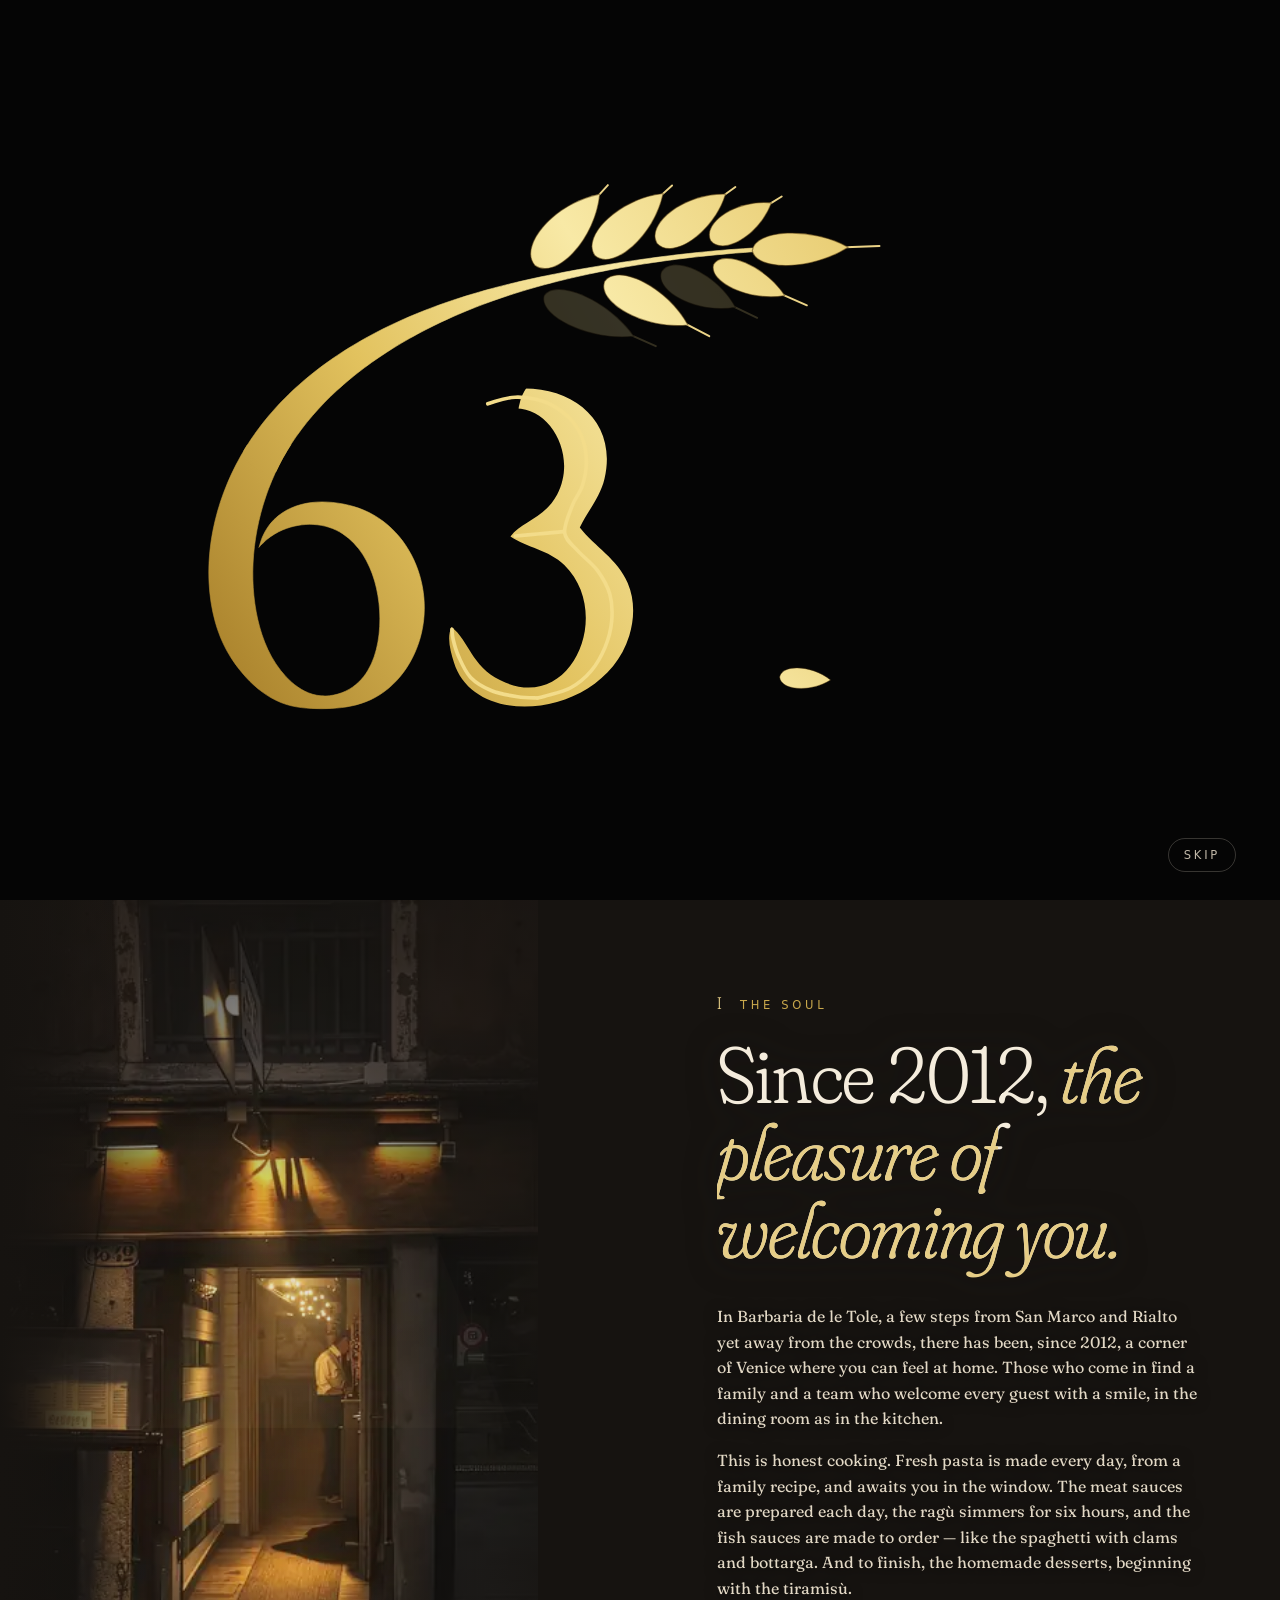
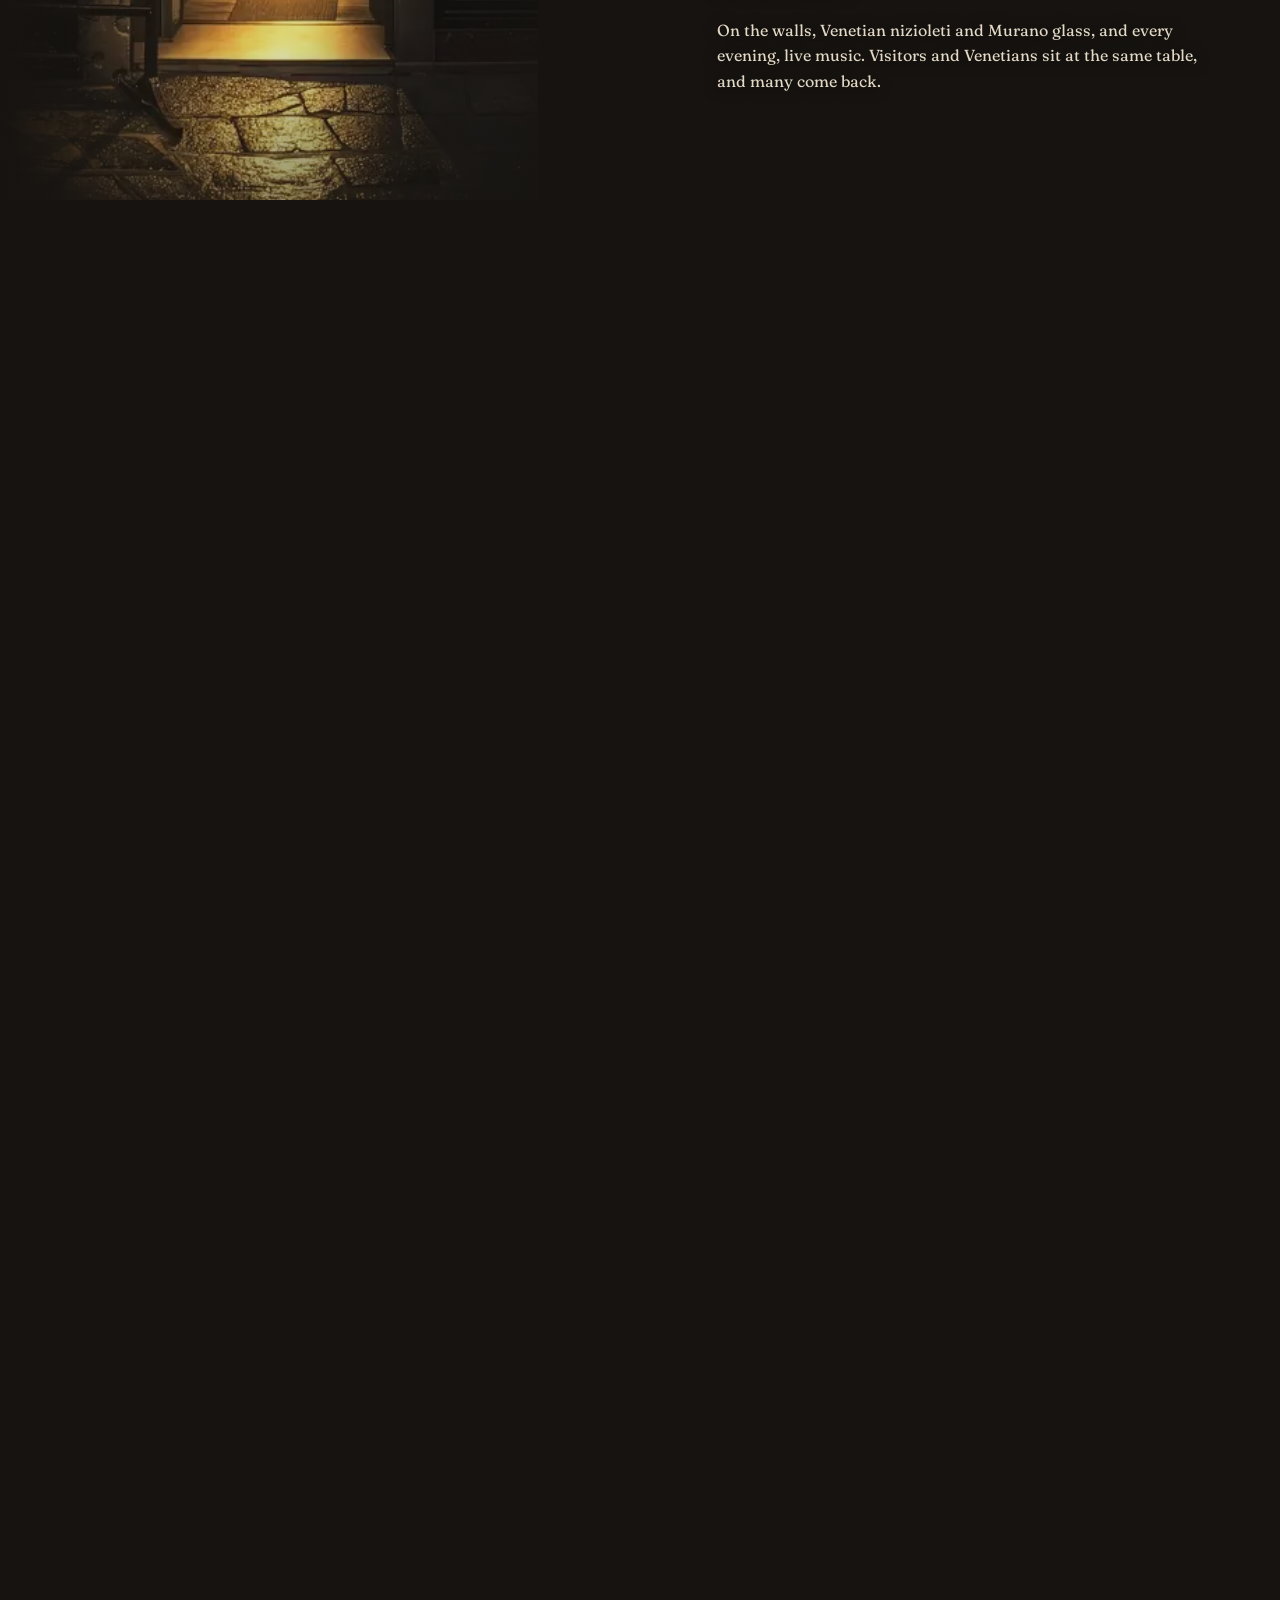
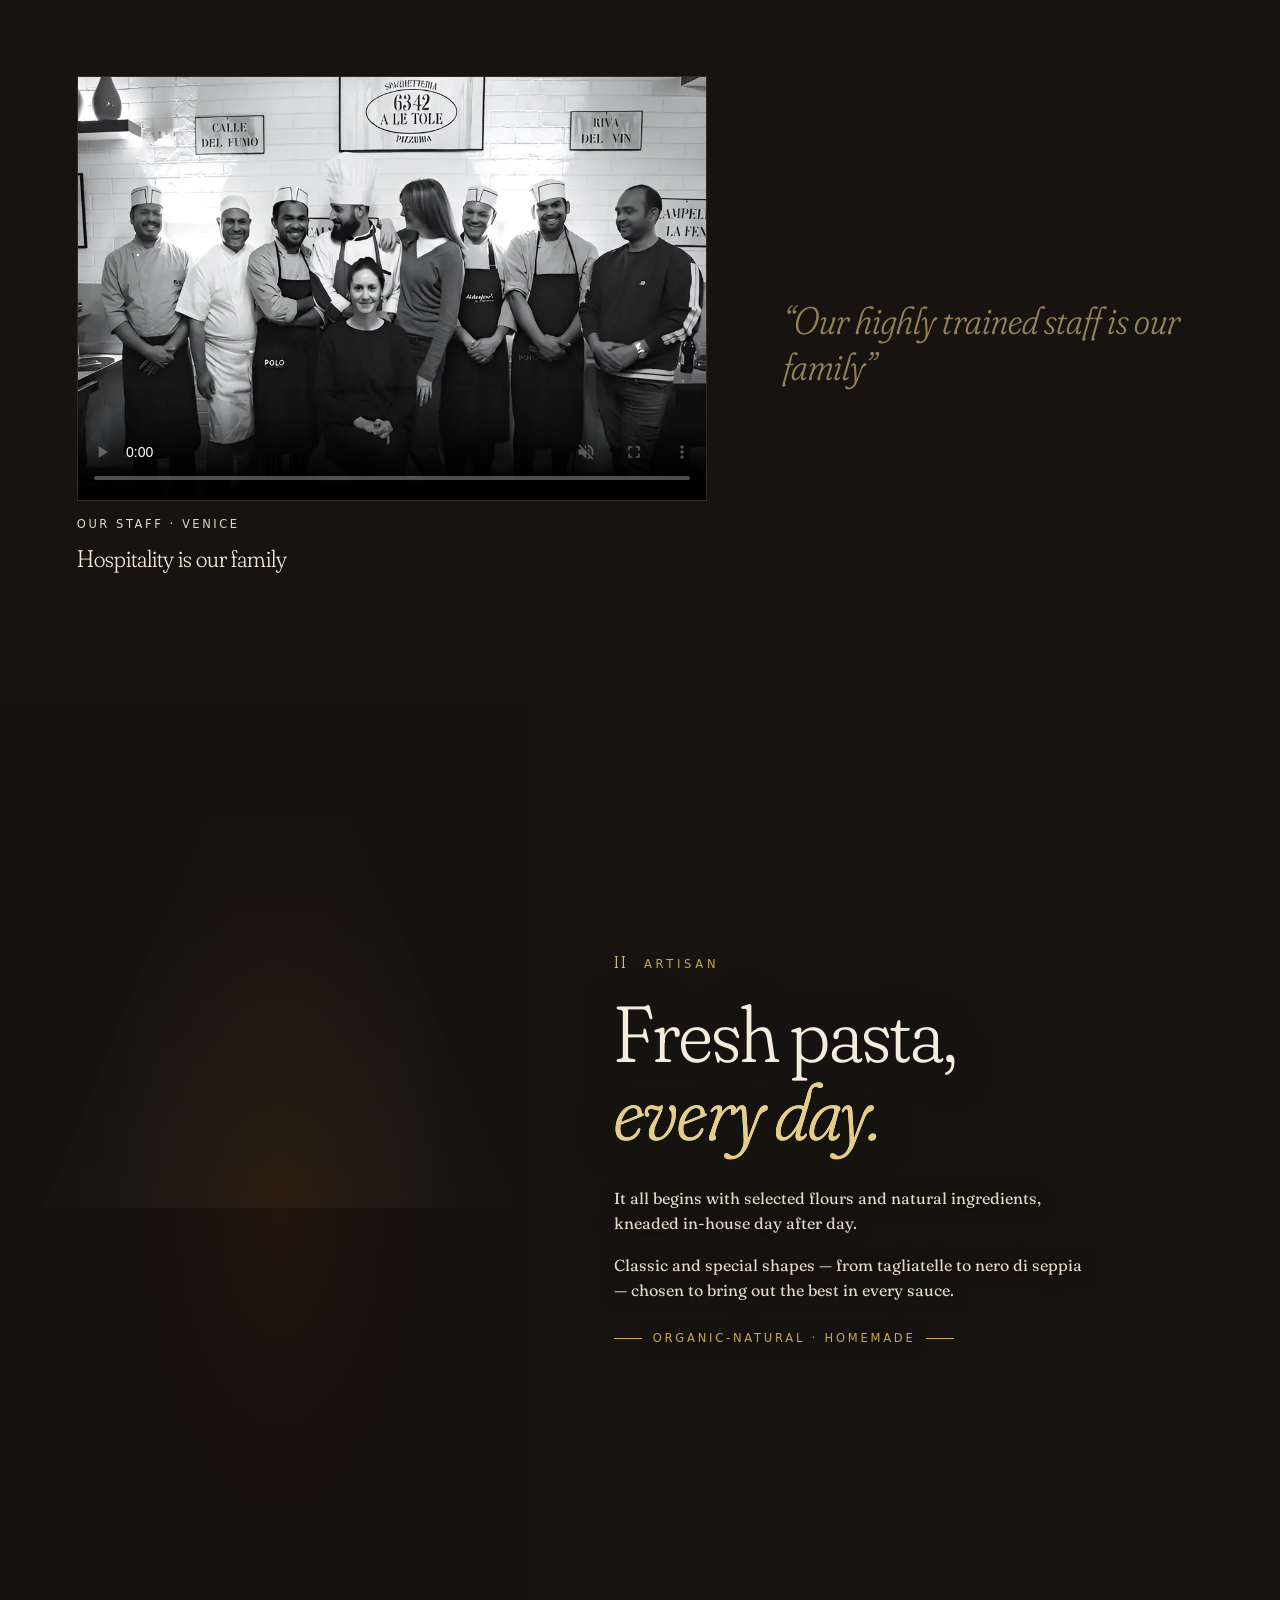
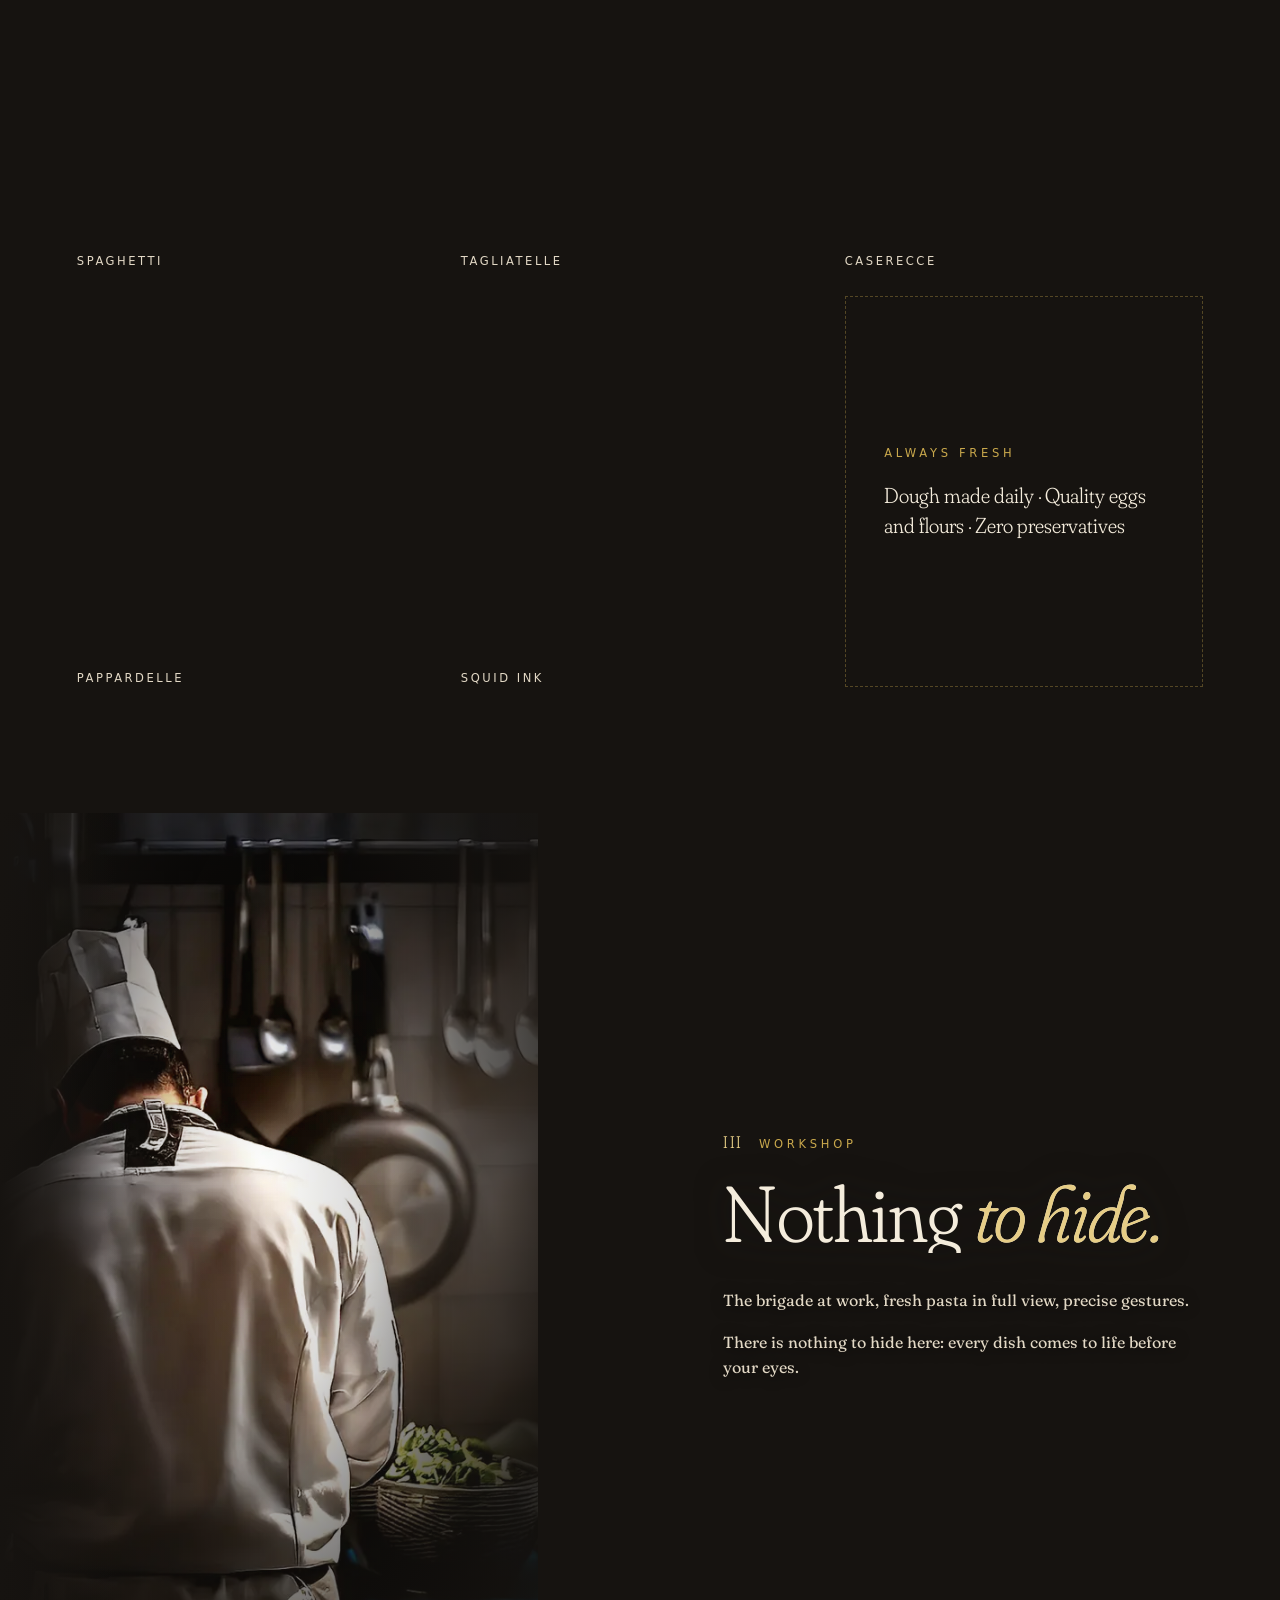
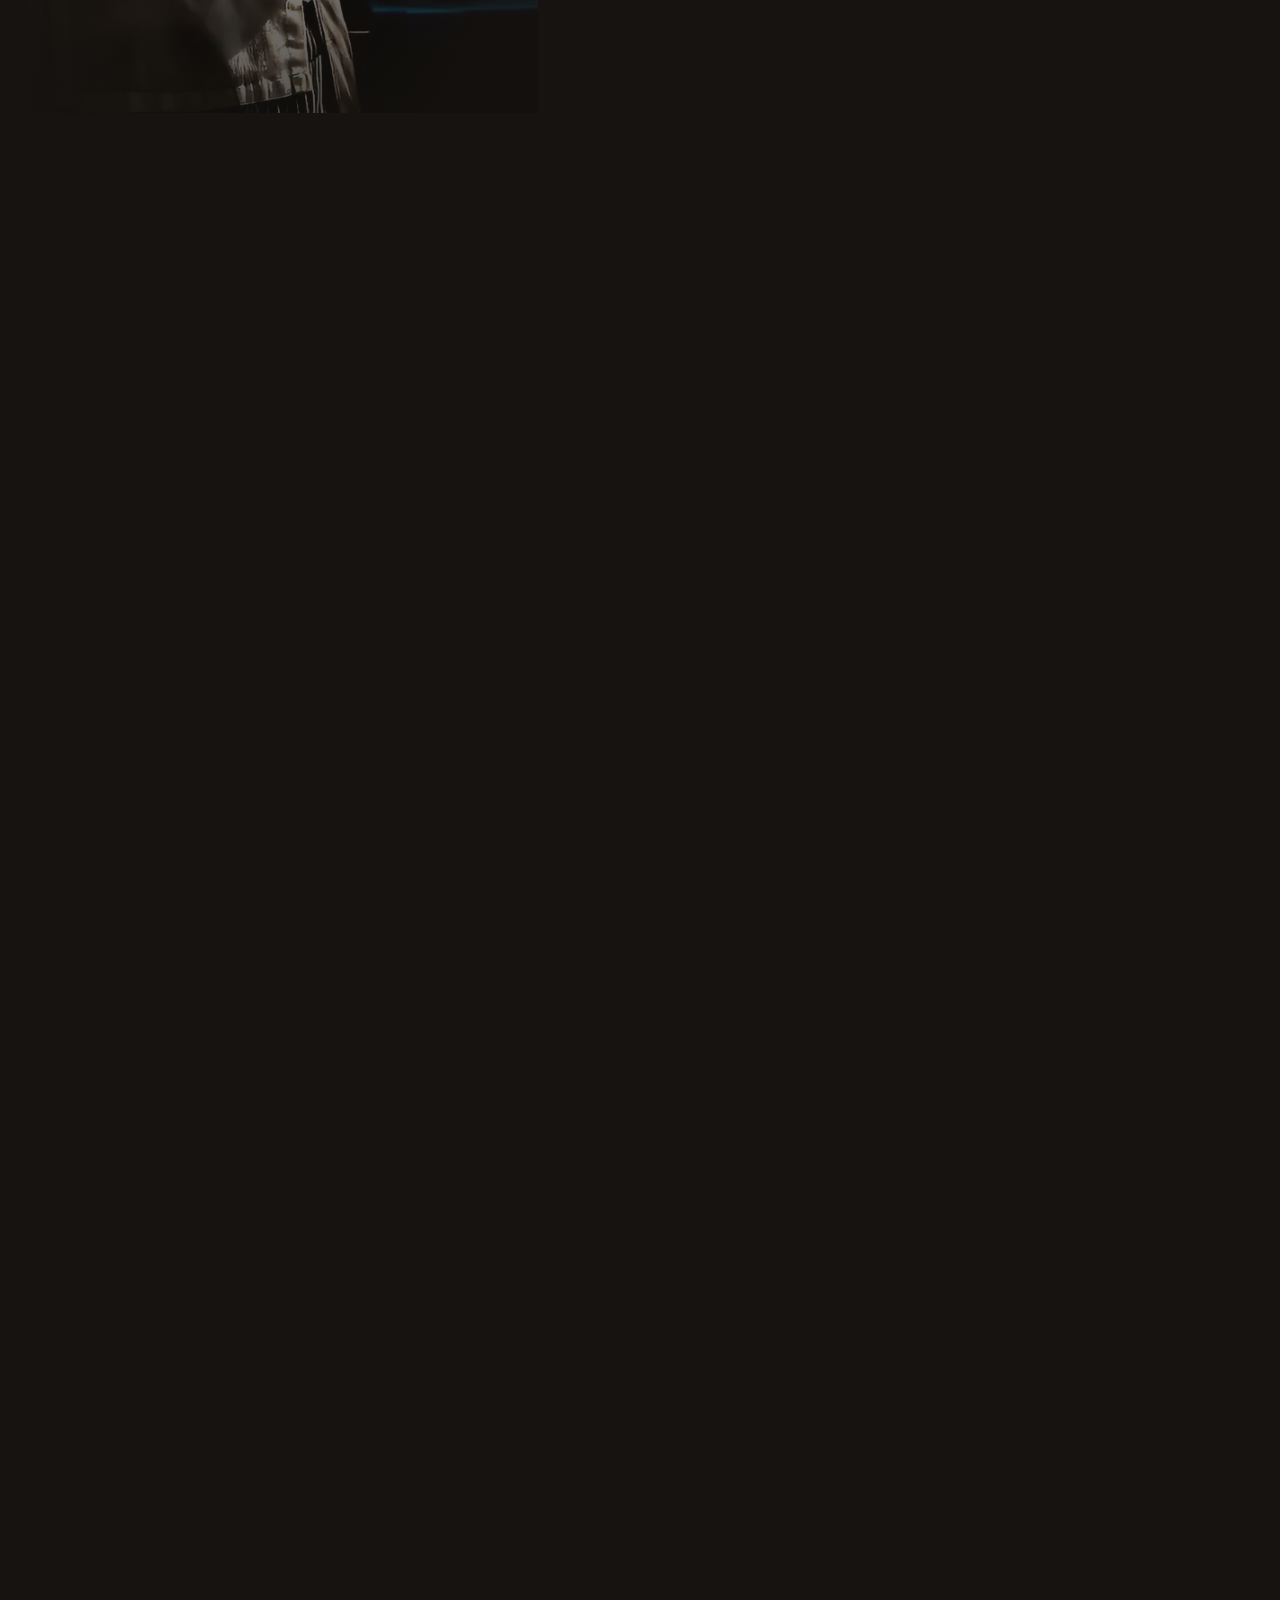
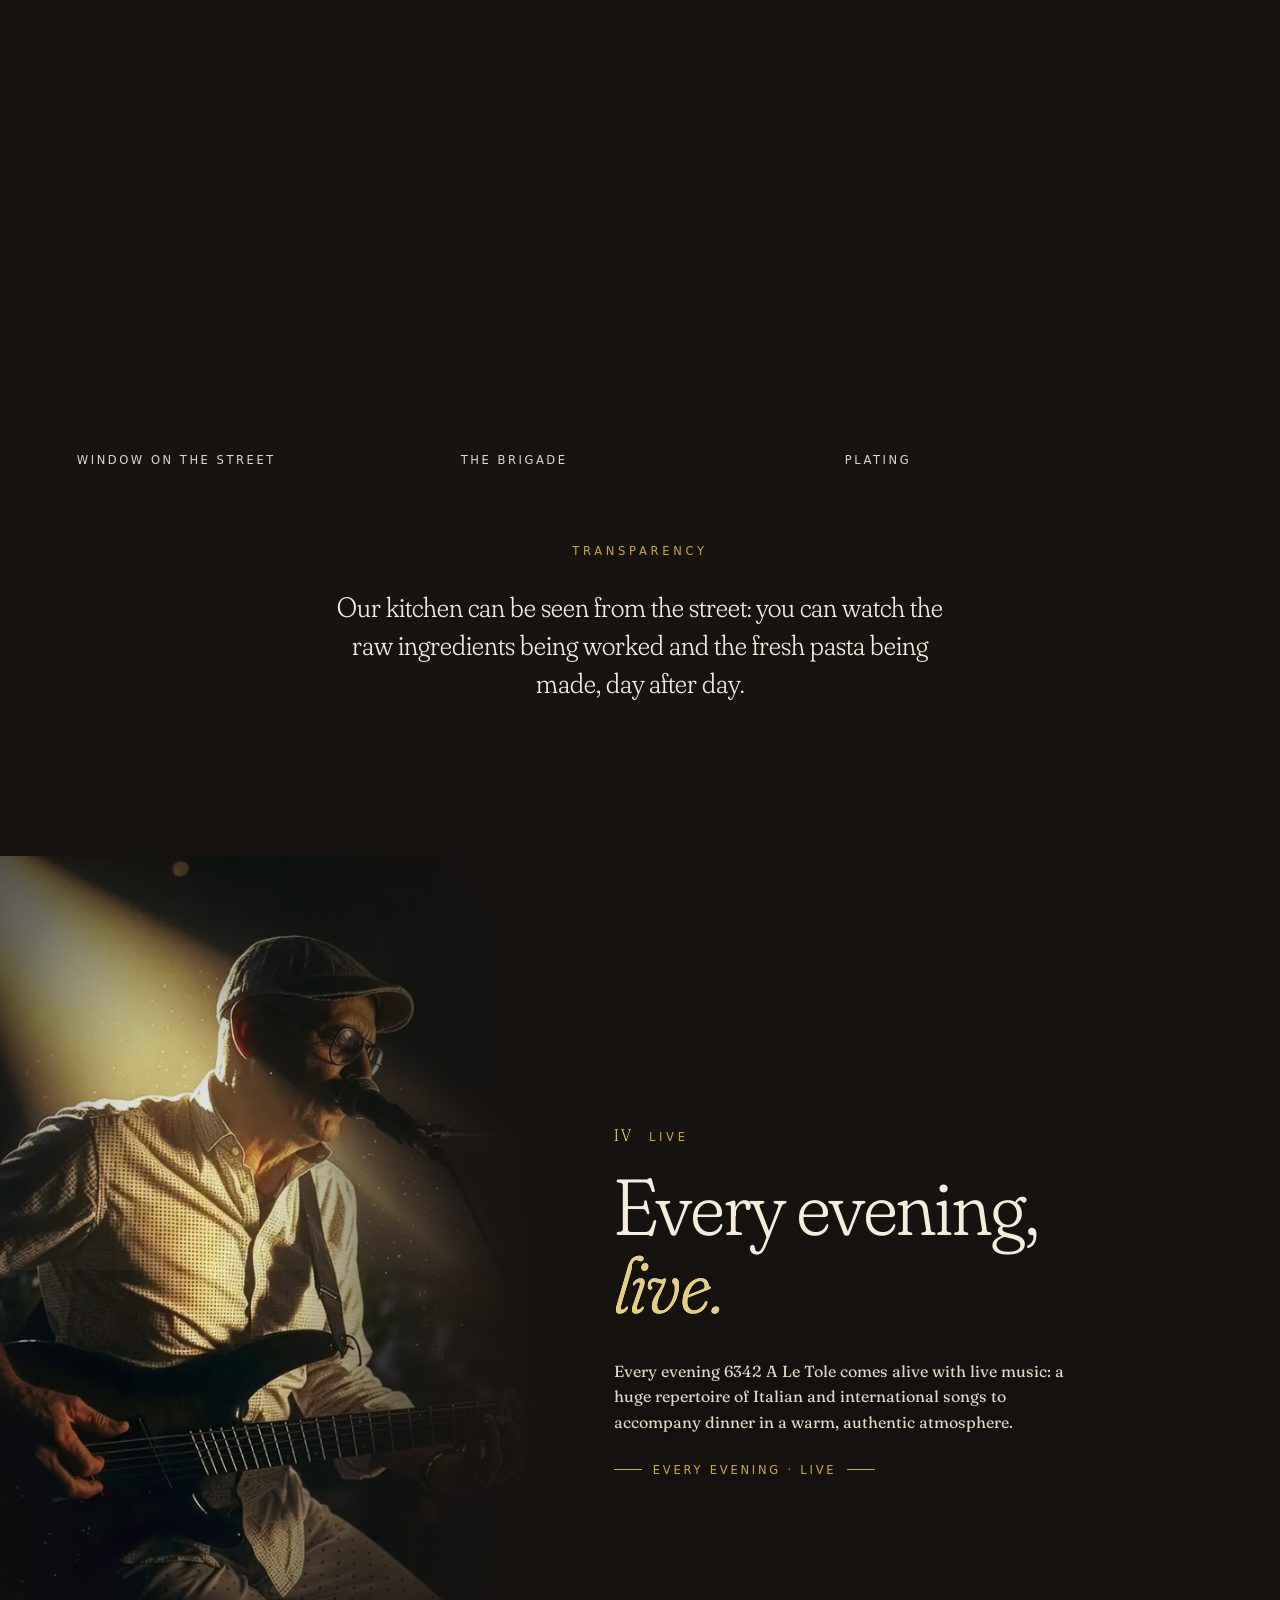
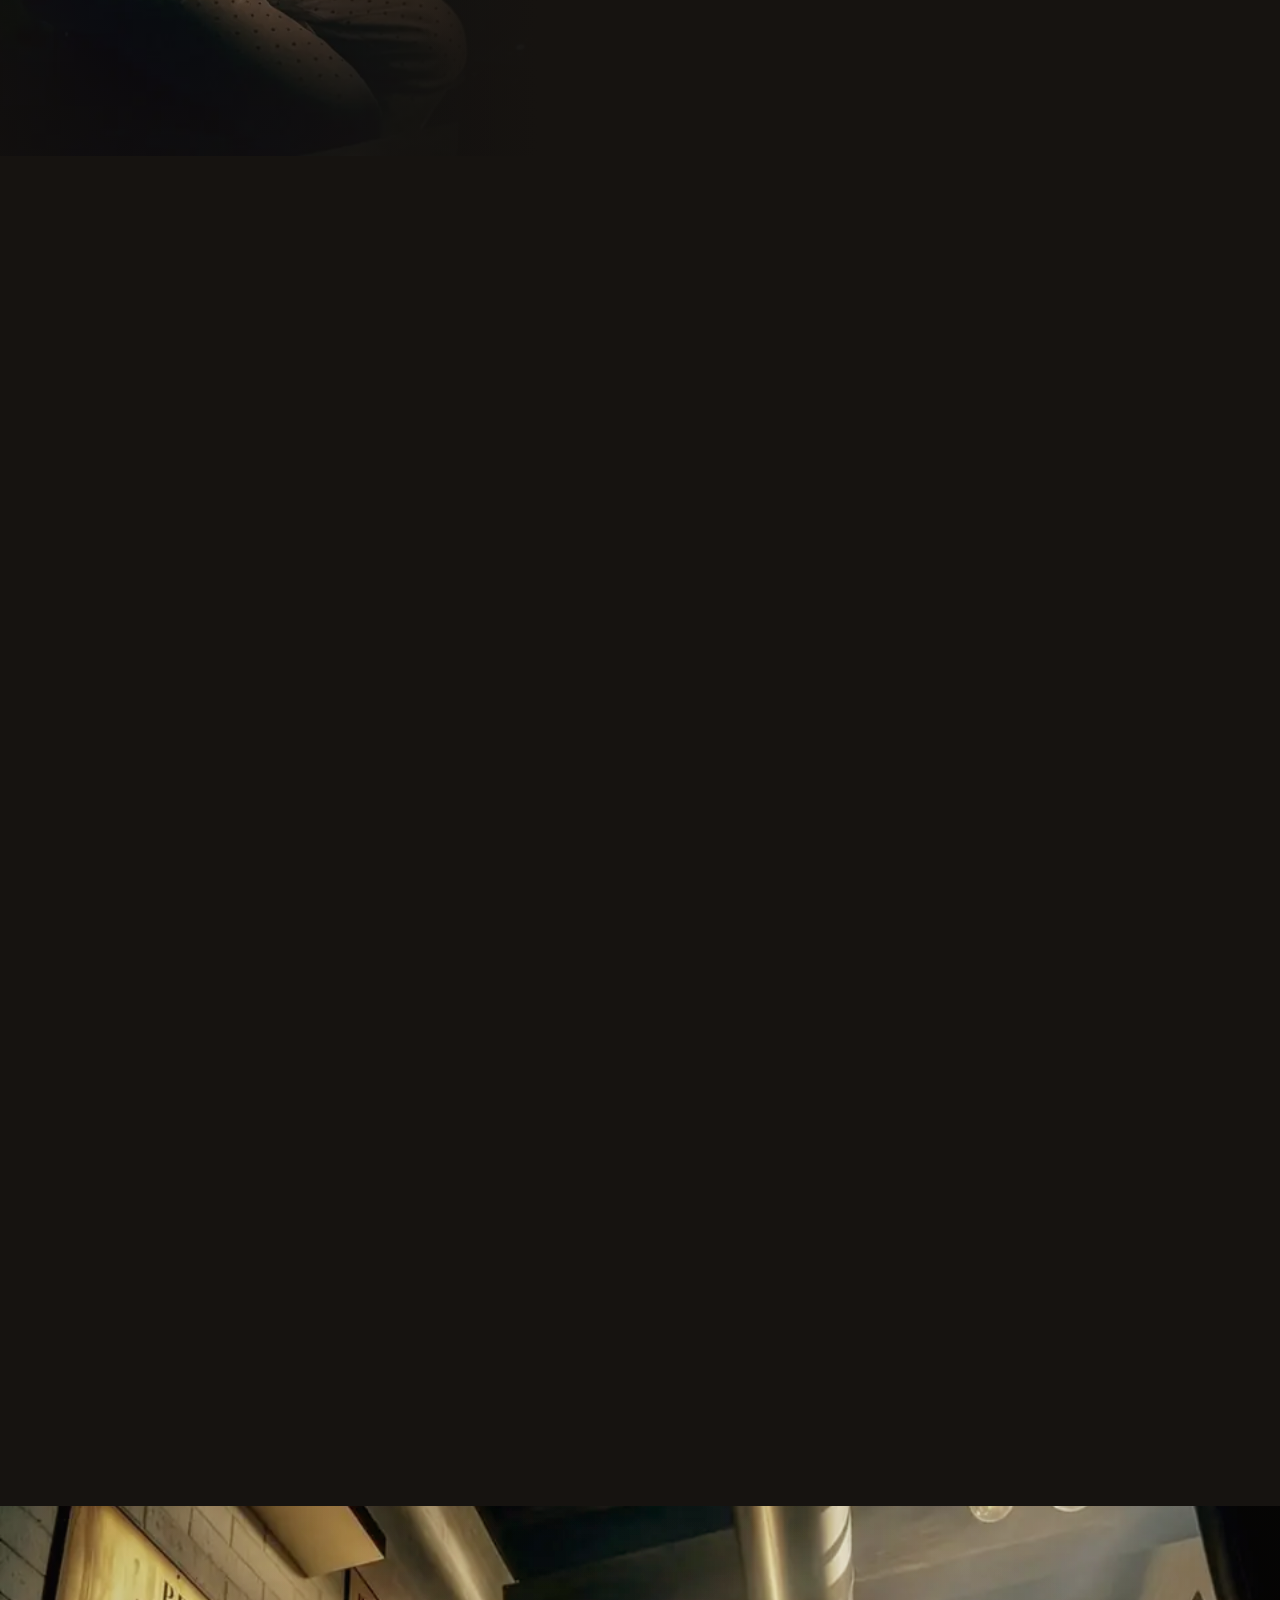
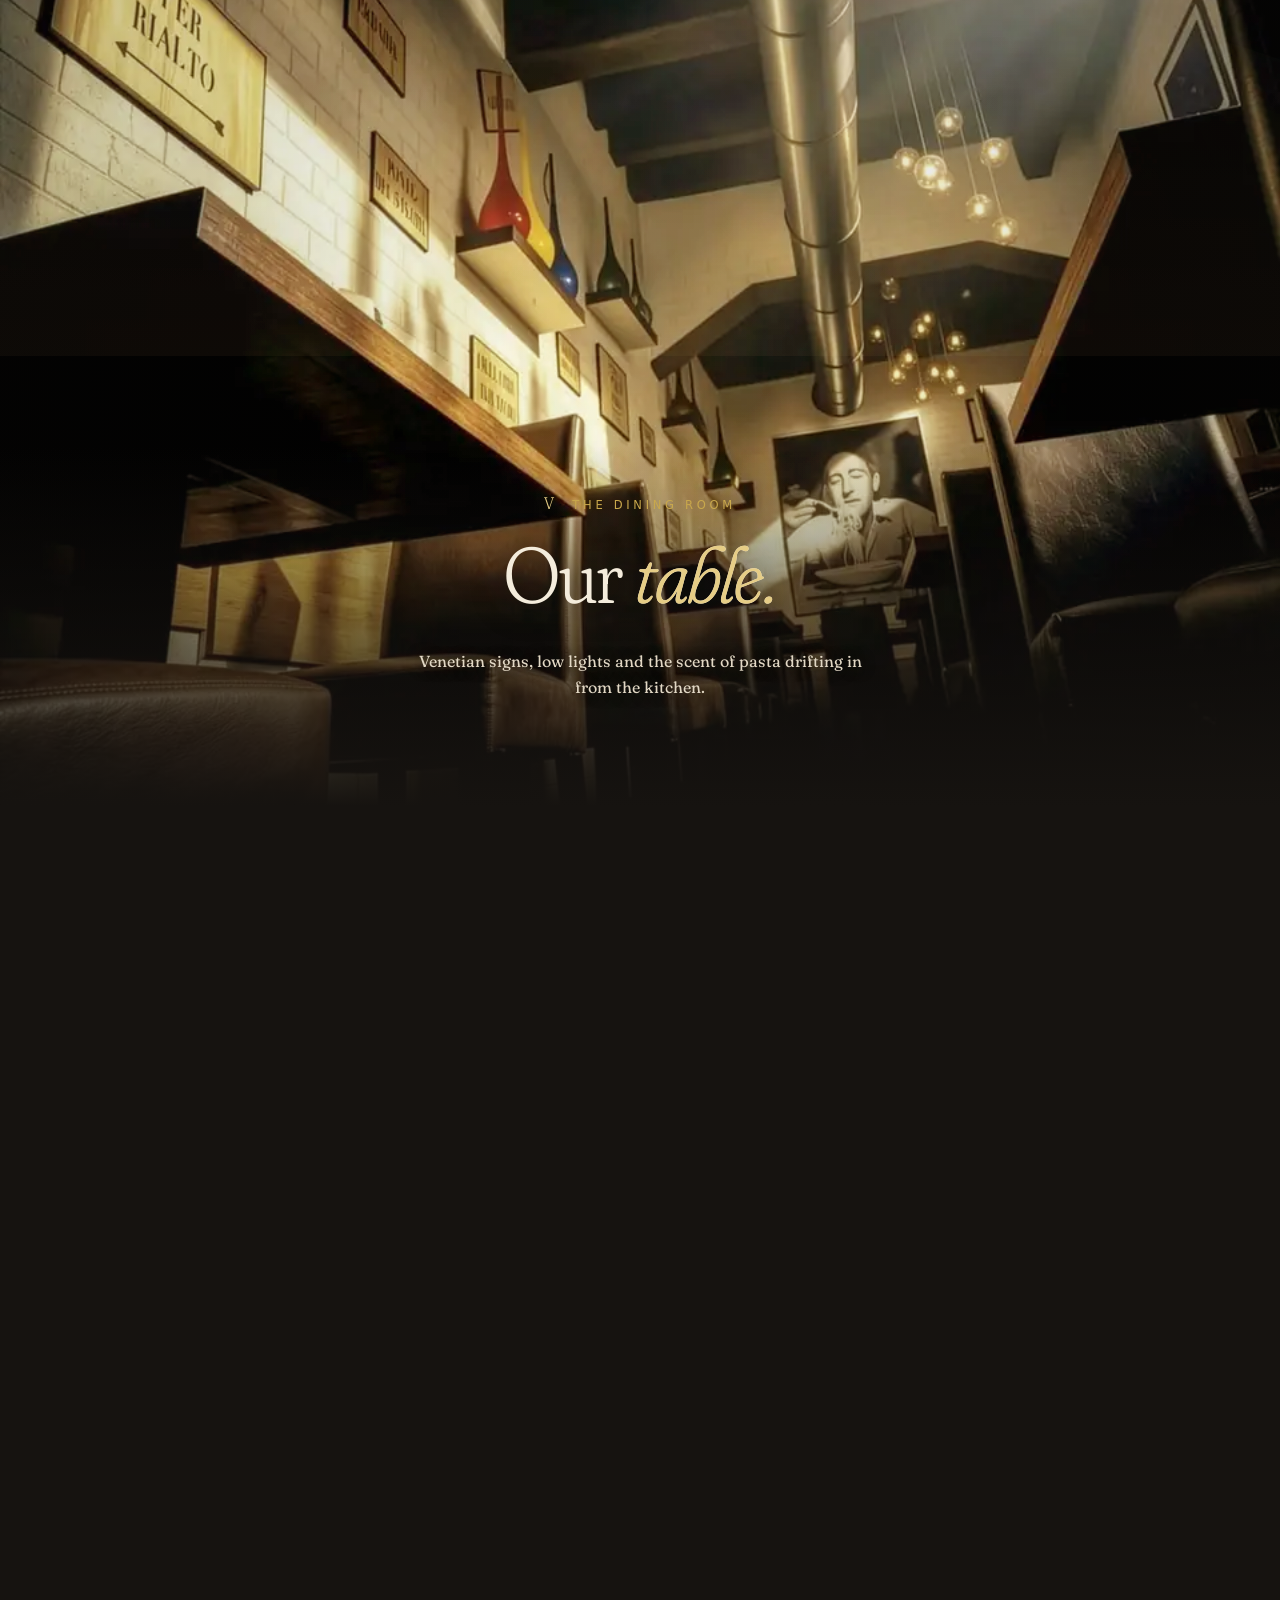
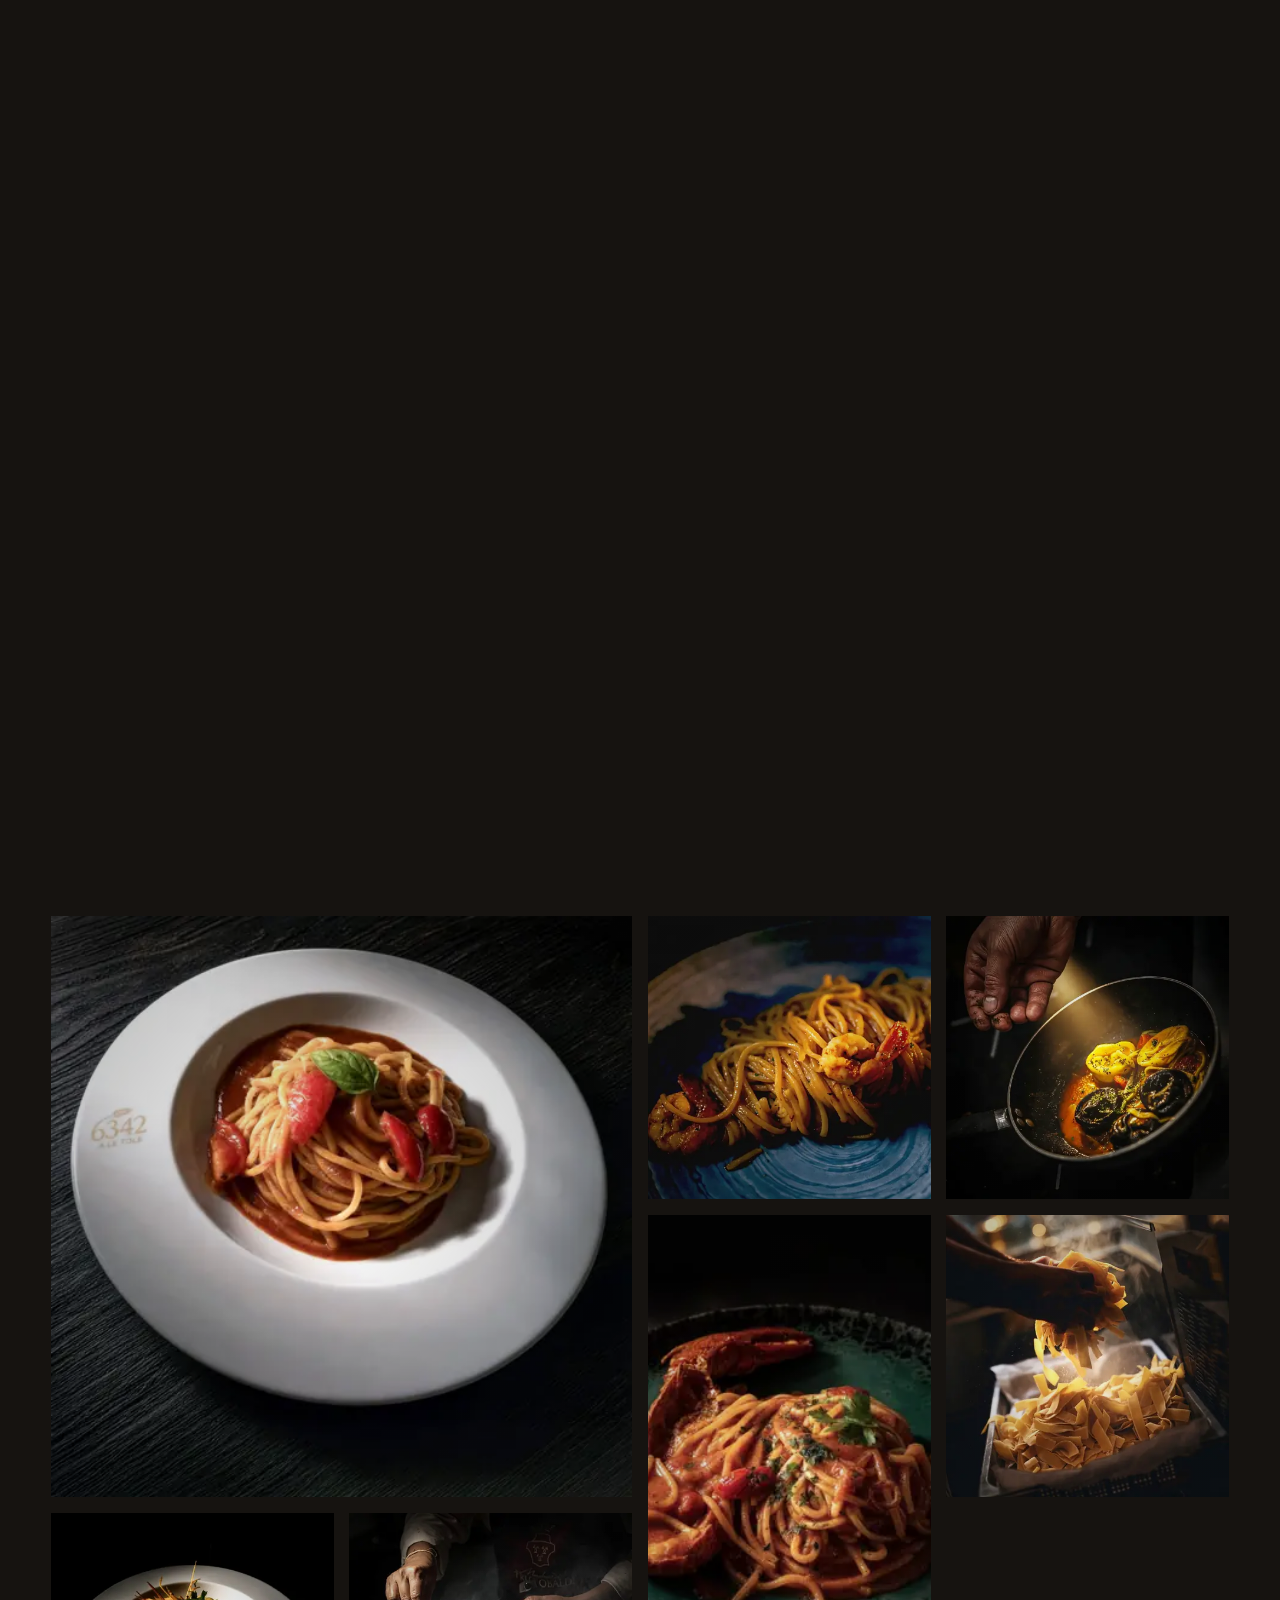
<file: en/index.html>
<!doctype html>
<html lang="en" data-base="../">
<head>
<meta charset="utf-8">
<meta name="viewport" content="width=device-width, initial-scale=1, viewport-fit=cover">
<title>Spaghetteria 6342 a le Tole · Fresh pasta and pizza in Venice, live music every evening</title>
<meta name="description" content="Spaghetteria and pizzeria in Barbaria de le Tole, Castello 6342, Venice. Homemade fresh pasta, pizza and live music every evening. Open every day. Book on TheFork.">
<!-- BOZZA: togliere noindex alla pubblicazione -->
<meta name="robots" content="noindex, nofollow">
<link rel="canonical" href="https://www.6342aletole.it/en/">
<link rel="alternate" hreflang="it" href="https://www.6342aletole.it/">
<link rel="alternate" hreflang="en" href="https://www.6342aletole.it/en/">
<link rel="alternate" hreflang="de" href="https://www.6342aletole.it/de/">
<link rel="alternate" hreflang="fr" href="https://www.6342aletole.it/fr/">
<link rel="alternate" hreflang="x-default" href="https://www.6342aletole.it/">
<meta name="theme-color" content="#161310">
<meta property="og:type" content="restaurant">
<meta property="og:site_name" content="Spaghetteria 6342 a le Tole">
<meta property="og:title" content="Spaghetteria 6342 a le Tole · Venice">
<meta property="og:description" content="Homemade fresh pasta, pizza and live music every evening, in Barbaria de le Tole.">
<meta property="og:url" content="https://www.6342aletole.it/en/">
<meta property="og:image" content="https://www.6342aletole.it/assets/img/brand/og-6342.jpg">
<meta property="og:image:width" content="1200"><meta property="og:image:height" content="630">
<meta property="og:locale" content="en_GB"><meta property="og:locale:alternate" content="it_IT"><meta property="og:locale:alternate" content="de_DE"><meta property="og:locale:alternate" content="fr_FR">
<meta name="twitter:card" content="summary_large_image">
<link rel="icon" href="../favicon.ico" sizes="any">
<link rel="icon" type="image/png" sizes="192x192" href="../icon-192.png">
<link rel="apple-touch-icon" href="../apple-touch-icon.png">
<link rel="manifest" href="../site.webmanifest">
<link rel="preload" href="../assets/video/spiga-apertura.mp4" as="video">
<link rel="preload" as="image" type="image/webp" imagesrcset="../assets/img/brand/logo-6342-oro-480.webp 480w, ../assets/img/brand/logo-6342-oro-720.webp 720w, ../assets/img/brand/logo-6342-oro-960.webp 960w" imagesizes="(max-width: 600px) 72vw, 400px" fetchpriority="high">
<script>
/* decide subito (prima del primo disegno) se mostrare l'intro: ogni visita, anche con reduced motion */
(function(){var d=document.documentElement;d.classList.add('js');var q=new URLSearchParams(location.search);
d.setAttribute('data-intro',(q.get('intro')==='0'||q.get('statico')==='1')?'static':'play');})();
</script>
<style>
.apertura{display:none}
.js[data-intro=play],.js[data-intro=resolve]{overflow:hidden}
.js[data-intro=play] .apertura,.js[data-intro=resolve] .apertura{position:fixed;inset:0;z-index:200;display:grid;place-items:center;background:#050505}
</style>
<link rel="stylesheet" href="../assets/css/base.css">
<link rel="stylesheet" href="../assets/css/home.css">
<link rel="stylesheet" href="../assets/css/apertura.css">
<script defer src="../assets/js/spiga-anim.js"></script>
<script defer src="../assets/js/apertura.js"></script>
<script defer src="../assets/js/home.classic.js"></script>
<script type="application/ld+json">
{
 "@context": "https://schema.org",
 "@type": "Restaurant",
 "@id": "https://www.6342aletole.it/#ristorante",
 "name": "Spaghetteria 6342 a le Tole",
 "alternateName": "6342 A Le Tole – Spaghetteria Pizzeria",
 "description": "Spaghetteria and pizzeria in Venice, in Barbaria de le Tole (Castello 6342): homemade fresh pasta, pizza and live music every evening. Since 2012.",
 "url": "https://www.6342aletole.it/en/",
 "image": [
  "https://www.6342aletole.it/assets/img/brand/og-6342.jpg"
 ],
 "logo": "https://www.6342aletole.it/assets/img/brand/logo-6342-oro-960.png",
 "telephone": "+39 041 476 8410",
 "email": "info6342aletole@gmail.com",
 "address": {
  "@type": "PostalAddress",
  "streetAddress": "Castello 6342 (Barbaria de le Tole)",
  "postalCode": "30122",
  "addressLocality": "Venice",
  "addressRegion": "VE",
  "addressCountry": "IT"
 },
 "geo": {
  "@type": "GeoCoordinates",
  "latitude": 45.43864,
  "longitude": 12.34346
 },
 "inLanguage": "en",
 "servesCuisine": [
  "Italian",
  "Venetian",
  "Fresh pasta",
  "Pizza"
 ],
 "priceRange": "€€",
 "openingHours": [
  "Mo 12:00-15:00",
  "Mo 18:00-22:30",
  "Tu-Su 12:00-22:30"
 ],
 "legalName": "HR SRL",
 "vatID": "IT04380810277",
 "foundingDate": "2012",
 "acceptsReservations": "True",
 "hasMenu": "https://www.6342aletole.it/en/menu.html",
 "potentialAction": {
  "@type": "ReserveAction",
  "target": {
   "@type": "EntryPoint",
   "urlTemplate": "https://www.thefork.it/ristorante/6342-a-le-tole-spaghetteria-pizzeria-r869550",
   "inLanguage": "en",
   "actionPlatform": [
    "http://schema.org/DesktopWebPlatform",
    "http://schema.org/MobileWebPlatform"
   ]
  },
  "result": {
   "@type": "FoodEstablishmentReservation",
   "name": "Book a table"
  }
 },
 "sameAs": [
  "https://www.instagram.com/spaghetteria6342aletole/",
  "https://www.facebook.com/6342AleTole",
  "https://www.thefork.it/ristorante/6342-a-le-tole-spaghetteria-pizzeria-r869550"
 ]
}
</script>
</head>
<body class="home">
<div class="apertura" id="apertura">
<video class="apertura-video" id="apertura-video" muted autoplay playsinline preload="auto" disablepictureinpicture src="../assets/video/spiga-apertura.mp4" aria-hidden="true"></video>
<svg class="spiga6" data-manual aria-hidden="true" focusable="false" viewBox="0 0 1460 910">
  <defs>
    <linearGradient id="sp-oro" gradientUnits="userSpaceOnUse" x1="60" y1="900" x2="1440" y2="40">
      <stop offset="0" stop-color="#a8802a"/><stop offset=".3" stop-color="#e2c25e"/>
      <stop offset=".55" stop-color="#f8e9a6"/><stop offset=".8" stop-color="#e8cc72"/><stop offset="1" stop-color="#c9a040"/>
    </linearGradient>
    <linearGradient id="sp-band" gradientUnits="userSpaceOnUse" x1="0" y1="0" x2="300" y2="0">
      <stop offset="0" stop-color="#000"/><stop offset=".5" stop-color="#fff"/><stop offset="1" stop-color="#000"/>
    </linearGradient>
    <clipPath id="sp-low"><rect x="0" y="446" width="400" height="470"/></clipPath>
    <mask id="sp-growmask" maskUnits="userSpaceOnUse" x="0" y="0" width="1460" height="910">
      <path class="sp-grow" d="M118.0,444.0C123.0,436.7 136.7,414.0 148.0,400.0C159.3,386.0 172.0,373.3 186.0,360.0C200.0,346.7 214.7,333.3 232.0,320.0C249.3,306.7 267.0,293.3 290.0,280.0C313.0,266.7 340.0,252.8 370.0,240.0C400.0,227.2 440.3,213.3 470.0,203.0C499.7,192.7 517.2,186.0 548.0,178.0C578.8,170.0 619.7,161.7 655.0,155.0C690.3,148.3 727.5,142.7 760.0,138.0C792.5,133.3 824.0,129.7 850.0,127.0C876.0,124.3 891.0,123.3 916.0,122.0C941.0,120.7 974.3,119.8 1000.0,119.0C1025.7,118.2 1058.3,117.3 1070.0,117.0" fill="none" stroke="#fff" stroke-width="96" stroke-linecap="round"/>
    </mask>
    <mask id="sp-m3" maskUnits="userSpaceOnUse" x="0" y="0" width="1460" height="910"><path class="sp-mk" d="M560.0,866.0C554.5,865.7 539.7,866.0 527.0,864.0C514.3,862.0 497.0,859.3 484.0,854.0C471.0,848.7 458.2,841.5 449.0,832.0C439.8,822.5 433.8,807.5 429.0,797.0C424.2,786.5 421.8,776.5 420.0,769.0C418.2,761.5 418.3,754.8 418.0,752.0" fill="none" stroke="#fff" stroke-width="420" stroke-linecap="round" stroke-linejoin="round"/><path class="sp-mk" d="M560.0,866.0C562.0,865.5 562.8,865.8 572.0,863.0C581.2,860.2 602.2,856.0 615.0,849.0C627.8,842.0 639.5,832.2 649.0,821.0C658.5,809.8 666.3,795.7 672.0,782.0C677.7,768.3 681.7,753.7 683.0,739.0C684.3,724.3 684.0,708.2 680.0,694.0C676.0,679.8 667.8,666.0 659.0,654.0C650.2,642.0 636.0,632.3 627.0,622.0C618.0,611.7 606.5,604.7 605.0,592.0C603.5,579.3 613.2,558.8 618.0,546.0C622.8,533.2 630.2,526.5 634.0,515.0C637.8,503.5 640.7,489.5 641.0,477.0C641.3,464.5 639.8,451.7 636.0,440.0C632.2,428.3 625.8,416.5 618.0,407.0C610.2,397.5 598.8,389.0 589.0,383.0C579.2,377.0 570.0,373.7 559.0,371.0C548.0,368.3 534.7,366.5 523.0,367.0C511.3,367.5 500.0,370.5 489.0,374.0C478.0,377.5 466.2,381.8 457.0,388.0C447.8,394.2 439.2,402.2 434.0,411.0C428.8,419.8 427.8,429.8 426.0,441.0C424.2,452.2 423.5,471.8 423.0,478.0" fill="none" stroke="#fff" stroke-width="420" stroke-linecap="round" stroke-linejoin="round"/><path class="sp-mk" d="M603.0,590.0C595.8,590.7 574.3,592.7 560.0,594.0C545.7,595.3 524.2,597.3 517.0,598.0" fill="none" stroke="#fff" stroke-width="420" stroke-linecap="round" stroke-linejoin="round"/></mask>
    <mask id="sp-m4" maskUnits="userSpaceOnUse" x="0" y="0" width="1460" height="910"><path class="sp-mk" d="M1003.0,866.0C1002.5,855.0 1001.8,827.7 1000.0,800.0C998.2,772.3 994.8,740.0 992.0,700.0C989.2,660.0 985.8,601.7 983.0,560.0C980.2,518.3 975.5,483.0 975.0,450.0C974.5,417.0 979.2,376.7 980.0,362.0" fill="none" stroke="#fff" stroke-width="420" stroke-linecap="round" stroke-linejoin="round"/><path class="sp-mk" d="M1003.0,866.0C996.7,866.0 977.2,866.3 965.0,866.0C952.8,865.7 935.8,864.3 930.0,864.0" fill="none" stroke="#fff" stroke-width="420" stroke-linecap="round" stroke-linejoin="round"/><path class="sp-mk" d="M1003.0,866.0C1009.2,866.0 1027.5,866.3 1040.0,866.0C1052.5,865.7 1071.7,864.3 1078.0,864.0" fill="none" stroke="#fff" stroke-width="420" stroke-linecap="round" stroke-linejoin="round"/><path class="sp-mk" d="M978.0,372.0C973.3,380.0 967.0,390.3 950.0,420.0C933.0,449.7 900.7,509.3 876.0,550.0C851.3,590.7 820.7,637.7 802.0,664.0C783.3,690.3 770.3,700.7 764.0,708.0" fill="none" stroke="#fff" stroke-width="420" stroke-linecap="round" stroke-linejoin="round"/><path class="sp-mk" d="M756.0,712.0C771.7,711.7 817.7,710.5 850.0,710.0C882.3,709.5 916.7,709.3 950.0,709.0C983.3,708.7 1026.3,708.8 1050.0,708.0C1073.7,707.2 1083.8,708.3 1092.0,704.0C1100.2,699.7 1097.8,685.7 1099.0,682.0" fill="none" stroke="#fff" stroke-width="420" stroke-linecap="round" stroke-linejoin="round"/></mask>
    <mask id="sp-m2" maskUnits="userSpaceOnUse" x="0" y="0" width="1460" height="910"><path class="sp-mk" d="M1138.0,855.0C1147.0,848.7 1176.3,832.7 1192.0,817.0C1207.7,801.3 1219.0,778.0 1232.0,761.0C1245.0,744.0 1257.3,731.3 1270.0,715.0C1282.7,698.7 1296.7,681.0 1308.0,663.0C1319.3,645.0 1329.8,625.8 1338.0,607.0C1346.2,588.2 1353.5,570.0 1357.0,550.0C1360.5,530.0 1361.5,507.0 1359.0,487.0C1356.5,467.0 1352.2,447.2 1342.0,430.0C1331.8,412.8 1315.0,394.8 1298.0,384.0C1281.0,373.2 1259.2,366.7 1240.0,365.0C1220.8,363.3 1199.8,366.2 1183.0,374.0C1166.2,381.8 1147.5,398.8 1139.0,412.0C1130.5,425.2 1133.3,443.0 1132.0,453.0C1130.7,463.0 1131.2,468.8 1131.0,472.0" fill="none" stroke="#fff" stroke-width="420" stroke-linecap="round" stroke-linejoin="round"/><path class="sp-mk" d="M1138.0,855.0C1154.2,852.5 1208.0,842.8 1235.0,840.0C1262.0,837.2 1275.2,839.0 1300.0,838.0C1324.8,837.0 1364.3,835.0 1384.0,834.0C1403.7,833.0 1412.3,832.3 1418.0,832.0" fill="none" stroke="#fff" stroke-width="420" stroke-linecap="round" stroke-linejoin="round"/><path class="sp-mk" d="M1421.0,838.0C1422.0,831.7 1425.3,812.3 1427.0,800.0C1428.7,787.7 1430.3,770.0 1431.0,764.0" fill="none" stroke="#fff" stroke-width="420" stroke-linecap="round" stroke-linejoin="round"/></mask>
    <mask id="sp-shine" maskUnits="userSpaceOnUse" x="0" y="0" width="1460" height="910">
      <rect class="sp-band" x="-300" y="-500" width="300" height="1900" fill="url(#sp-band)" transform="rotate(18 730 455) translate(-500 0)"/>
    </mask>
    <path id="sp-six" d="M98.95,614.61C101.10,612.66 107.20,606.16 111.40,602.69C115.60,599.22 119.90,596.36 124.15,593.79C128.40,591.23 132.65,589.15 136.89,587.30C141.13,585.46 145.34,583.99 149.58,582.73C153.81,581.47 158.04,580.49 162.30,579.74C166.57,578.98 170.85,578.47 175.15,578.20C179.45,577.93 183.80,577.89 188.11,578.12C192.43,578.35 196.79,578.83 201.07,579.59C205.34,580.35 209.63,581.37 213.76,582.68C217.90,583.99 221.99,585.61 225.86,587.46C229.74,589.31 233.50,591.49 237.01,593.79C240.53,596.09 243.85,598.64 246.96,601.26C250.07,603.88 252.93,606.65 255.66,609.52C258.40,612.39 260.94,615.38 263.35,618.48C265.76,621.57 268.01,624.78 270.14,628.08C272.27,631.38 274.26,634.79 276.12,638.27C277.99,641.76 279.73,645.35 281.35,649.01C282.97,652.68 284.47,656.43 285.85,660.25C287.24,664.06 288.50,667.96 289.66,671.91C290.81,675.86 291.85,679.89 292.77,683.95C293.69,688.01 294.50,692.14 295.20,696.29C295.90,700.44 296.48,704.64 296.95,708.85C297.42,713.07 297.78,717.33 298.02,721.59C298.27,725.85 298.40,730.14 298.41,734.43C298.42,738.73 298.33,743.04 298.10,747.35C297.88,751.66 297.54,755.99 297.06,760.29C296.57,764.58 295.97,768.88 295.20,773.11C294.44,777.34 293.55,781.55 292.48,785.68C291.42,789.80 290.21,793.89 288.83,797.86C287.44,801.83 285.90,805.74 284.16,809.51C282.41,813.28 280.51,816.97 278.38,820.50C276.25,824.03 273.94,827.46 271.37,830.69C268.81,833.93 266.06,837.03 262.99,839.93C259.93,842.82 256.58,845.59 252.98,848.07C249.38,850.54 245.47,852.84 241.40,854.76C237.33,856.69 232.99,858.37 228.57,859.63C224.14,860.88 219.50,861.82 214.88,862.30C210.26,862.77 205.48,862.87 200.84,862.48C196.20,862.09 191.50,861.22 187.05,859.95C182.59,858.69 178.21,856.90 174.10,854.90C170.00,852.90 166.09,850.48 162.41,847.97C158.73,845.45 155.34,842.69 152.04,839.80C148.74,836.90 145.63,833.83 142.61,830.61C139.60,827.39 136.72,824.00 133.96,820.48C131.20,816.97 128.57,813.29 126.06,809.52C123.56,805.75 121.18,801.83 118.94,797.86C116.71,793.88 114.61,789.78 112.67,785.68C110.73,781.57 108.95,777.40 107.31,773.24C105.66,769.07 104.17,764.89 102.78,760.71C101.39,756.53 100.14,752.37 98.97,748.17C97.80,743.97 96.74,739.76 95.77,735.51C94.80,731.27 93.92,727.00 93.13,722.69C92.34,718.38 91.64,714.04 91.02,709.65C90.40,705.27 89.87,700.83 89.42,696.38C88.96,691.93 88.60,687.45 88.32,682.96C88.03,678.47 87.83,673.97 87.72,669.45C87.60,664.93 87.57,660.39 87.63,655.84C87.68,651.30 87.81,646.73 88.03,642.16C88.25,637.60 88.55,633.01 88.93,628.43C89.31,623.84 89.78,619.25 90.33,614.65C90.87,610.06 91.50,605.46 92.21,600.86C92.93,596.26 93.72,591.66 94.59,587.07C95.47,582.48 96.42,577.89 97.46,573.31C98.50,568.73 99.62,564.16 100.81,559.60C102.01,555.05 103.29,550.50 104.65,545.98C106.01,541.45 107.45,536.95 108.96,532.46C110.48,527.98 112.08,523.52 113.75,519.09C115.42,514.66 117.18,510.25 119.01,505.89C120.84,501.52 122.74,497.18 124.73,492.88C126.71,488.59 128.77,484.33 130.90,480.11C133.04,475.90 135.25,471.73 137.53,467.60C139.82,463.47 142.18,459.38 144.62,455.33C147.06,451.29 149.57,447.28 152.15,443.31C154.74,439.34 157.40,435.42 160.12,431.53C162.85,427.64 165.65,423.80 168.52,419.99C171.38,416.19 174.32,412.42 177.32,408.70C180.32,404.97 183.39,401.29 186.52,397.64C189.65,394.00 192.84,390.40 196.09,386.84C199.35,383.28 202.67,379.76 206.04,376.28C209.41,372.80 212.85,369.36 216.33,365.96C219.82,362.57 223.37,359.21 226.96,355.90C230.56,352.59 234.21,349.31 237.91,346.09C241.61,342.86 245.36,339.67 249.15,336.52C252.95,333.38 256.80,330.27 260.68,327.21C264.57,324.15 268.51,321.13 272.48,318.16C276.45,315.18 280.47,312.25 284.52,309.35C288.57,306.46 292.66,303.61 296.79,300.81C300.91,298.00 305.08,295.24 309.27,292.51C313.46,289.79 317.69,287.11 321.94,284.48C326.19,281.84 330.48,279.25 334.79,276.70C339.10,274.14 343.43,271.64 347.79,269.17C352.15,266.70 356.53,264.28 360.94,261.89C365.34,259.51 369.77,257.17 374.22,254.87C378.68,252.56 383.15,250.30 387.65,248.08C392.14,245.86 396.66,243.68 401.20,241.54C405.74,239.39 410.30,237.29 414.88,235.22C419.46,233.16 424.07,231.13 428.69,229.14C433.31,227.15 437.95,225.20 442.61,223.28C447.26,221.36 451.94,219.48 456.63,217.64C461.33,215.80 466.04,213.99 470.77,212.21C475.50,210.44 480.24,208.70 485.00,207.00C489.76,205.29 494.54,203.62 499.33,201.99C504.12,200.35 508.92,198.74 513.74,197.17C518.56,195.60 523.39,194.06 528.24,192.55C533.08,191.05 537.94,189.57 542.81,188.12C547.68,186.68 552.56,185.26 557.45,183.88C562.34,182.49 567.25,181.14 572.16,179.81C577.07,178.48 581.99,177.18 586.92,175.91C591.85,174.64 596.80,173.40 601.74,172.19C606.69,170.97 611.65,169.78 616.61,168.62C621.57,167.45 626.54,166.32 631.52,165.21C636.49,164.09 641.47,163.01 646.46,161.95C651.44,160.88 656.44,159.84 661.43,158.83C666.43,157.81 671.43,156.82 676.43,155.85C681.43,154.88 686.44,153.94 691.45,153.01C696.46,152.09 701.47,151.19 706.49,150.31C711.50,149.43 716.52,148.57 721.55,147.74C726.57,146.90 731.60,146.09 736.62,145.30C741.65,144.50 746.68,143.73 751.72,142.98C756.75,142.23 761.79,141.50 766.83,140.79C771.87,140.08 776.91,139.39 781.96,138.72C787.00,138.04 792.05,137.39 797.10,136.76C802.15,136.13 807.20,135.52 812.25,134.92C817.31,134.33 822.36,133.75 827.42,133.20C832.48,132.64 837.54,132.10 842.60,131.58C847.66,131.06 852.72,130.55 857.79,130.06C862.86,129.58 867.92,129.11 872.99,128.66C878.06,128.20 883.13,127.77 888.21,127.35C893.28,126.93 898.35,126.52 903.43,126.14C908.51,125.75 913.59,125.38 918.67,125.02C923.75,124.66 928.83,124.32 933.91,123.99C938.99,123.67 944.08,123.36 949.17,123.06C954.25,122.76 959.34,122.48 964.43,122.21C969.52,121.94 974.61,121.68 979.71,121.44C984.80,121.20 989.90,120.97 994.99,120.75C1000.09,120.53 1005.19,120.33 1010.29,120.14C1015.39,119.95 1020.49,119.77 1025.60,119.60C1030.70,119.43 1035.81,119.28 1040.92,119.13C1046.03,118.99 1051.39,118.97 1056.25,118.73C1061.11,118.49 1067.76,117.97 1070.06,117.69C1072.37,117.42 1072.63,117.38 1070.07,117.09C1067.51,116.81 1059.83,116.21 1054.71,115.99C1049.59,115.77 1044.47,115.82 1039.35,115.77C1034.24,115.72 1029.12,115.70 1024.00,115.70C1018.89,115.69 1013.77,115.72 1008.66,115.76C1003.54,115.80 998.43,115.87 993.32,115.96C988.21,116.05 983.09,116.16 977.99,116.30C972.88,116.43 967.77,116.59 962.66,116.77C957.55,116.95 952.45,117.14 947.34,117.37C942.24,117.59 937.14,117.83 932.04,118.09C926.94,118.35 921.84,118.63 916.74,118.94C911.64,119.24 906.54,119.56 901.45,119.91C896.36,120.25 891.26,120.61 886.17,120.99C881.08,121.37 875.99,121.78 870.90,122.20C865.82,122.61 860.73,123.05 855.65,123.51C850.56,123.97 845.48,124.44 840.40,124.93C835.32,125.43 830.24,125.94 825.16,126.46C820.08,126.99 815.01,127.54 809.93,128.10C804.86,128.66 799.79,129.24 794.72,129.84C789.65,130.43 784.58,131.04 779.51,131.67C774.44,132.30 769.38,132.94 764.31,133.60C759.25,134.26 754.19,134.94 749.12,135.63C744.06,136.32 739.00,137.02 733.94,137.74C728.88,138.46 723.83,139.20 718.77,139.94C713.72,140.69 708.66,141.45 703.61,142.23C698.55,143.01 693.50,143.80 688.45,144.60C683.40,145.40 678.35,146.22 673.30,147.05C668.25,147.88 663.20,148.72 658.15,149.58C653.10,150.43 648.05,151.30 643.00,152.18C637.96,153.06 632.91,153.95 627.86,154.86C622.82,155.77 617.77,156.70 612.73,157.64C607.69,158.58 602.65,159.53 597.61,160.51C592.57,161.49 587.54,162.48 582.50,163.49C577.47,164.51 572.44,165.54 567.41,166.59C562.39,167.65 557.36,168.72 552.35,169.82C547.33,170.92 542.31,172.04 537.31,173.19C532.30,174.34 527.29,175.51 522.29,176.70C517.29,177.90 512.30,179.12 507.31,180.38C502.32,181.63 497.34,182.90 492.37,184.21C487.39,185.52 482.42,186.86 477.46,188.23C472.50,189.60 467.55,190.99 462.60,192.43C457.65,193.86 452.71,195.32 447.78,196.82C442.85,198.32 437.93,199.85 433.02,201.42C428.11,202.99 423.20,204.60 418.31,206.24C413.41,207.89 408.53,209.57 403.65,211.29C398.78,213.01 393.91,214.77 389.06,216.57C384.21,218.37 379.37,220.21 374.54,222.10C369.71,223.98 364.89,225.91 360.08,227.88C355.28,229.86 350.48,231.87 345.70,233.94C340.92,236.00 336.15,238.11 331.40,240.27C326.65,242.42 321.91,244.63 317.19,246.89C312.46,249.14 307.75,251.45 303.06,253.80C298.37,256.16 293.70,258.56 289.05,261.02C284.40,263.48 279.76,265.99 275.16,268.55C270.55,271.12 265.96,273.73 261.41,276.40C256.85,279.07 252.32,281.79 247.82,284.57C243.32,287.35 238.84,290.18 234.40,293.07C229.97,295.96 225.56,298.91 221.19,301.91C216.82,304.91 212.48,307.97 208.18,311.09C203.88,314.21 199.62,317.39 195.41,320.62C191.19,323.86 187.01,327.16 182.88,330.52C178.75,333.87 174.66,337.29 170.62,340.77C166.58,344.25 162.59,347.80 158.65,351.40C154.71,355.01 150.82,358.68 146.99,362.42C143.15,366.15 139.37,369.95 135.65,373.82C131.93,377.68 128.26,381.61 124.66,385.61C121.06,389.61 117.52,393.68 114.04,397.81C110.57,401.95 107.16,406.15 103.82,410.42C100.48,414.70 97.21,419.04 94.01,423.45C90.82,427.86 87.69,432.34 84.64,436.90C81.60,441.45 78.63,446.08 75.74,450.76C72.86,455.45 70.05,460.21 67.34,465.02C64.63,469.83 62.00,474.71 59.47,479.64C56.94,484.57 54.49,489.55 52.15,494.59C49.80,499.63 47.55,504.72 45.40,509.86C43.25,515.00 41.19,520.19 39.24,525.41C37.30,530.64 35.45,535.92 33.71,541.23C31.98,546.54 30.34,551.90 28.83,557.28C27.31,562.67 25.90,568.09 24.62,573.54C23.33,578.99 22.15,584.47 21.10,589.98C20.05,595.48 19.11,601.01 18.31,606.56C17.51,612.11 16.82,617.68 16.27,623.26C15.72,628.83 15.30,634.43 15.01,640.03C14.72,645.63 14.57,651.24 14.56,656.85C14.54,662.46 14.66,668.07 14.93,673.67C15.20,679.27 15.61,684.88 16.17,690.46C16.73,696.04 17.43,701.60 18.29,707.16C19.15,712.71 20.15,718.24 21.33,723.77C22.52,729.30 23.86,734.83 25.42,740.32C26.97,745.81 28.70,751.29 30.66,756.71C32.62,762.13 34.77,767.52 37.17,772.83C39.57,778.13 42.20,783.41 45.05,788.54C47.90,793.68 51.00,798.74 54.28,803.66C57.56,808.59 61.05,813.40 64.72,818.07C68.39,822.75 72.25,827.32 76.30,831.72C80.35,836.11 84.60,840.40 89.04,844.42C93.48,848.45 98.13,852.33 102.96,855.87C107.78,859.42 112.82,862.76 118.02,865.70C123.21,868.64 128.63,871.32 134.14,873.52C139.65,875.73 145.40,877.51 151.07,878.92C156.73,880.33 162.49,881.23 168.14,881.98C173.80,882.72 179.43,883.07 185.01,883.38C190.59,883.68 196.10,883.79 201.61,883.80C207.13,883.80 212.60,883.70 218.08,883.39C223.57,883.09 229.05,882.66 234.52,881.98C240.00,881.29 245.49,880.45 250.95,879.29C256.40,878.12 261.87,876.76 267.26,875.00C272.65,873.25 278.06,871.21 283.28,868.77C288.51,866.33 293.68,863.49 298.61,860.34C303.54,857.19 308.31,853.67 312.85,849.88C317.39,846.08 321.75,841.94 325.85,837.57C329.95,833.20 333.83,828.53 337.45,823.66C341.06,818.79 344.44,813.66 347.54,808.36C350.64,803.07 353.48,797.55 356.03,791.91C358.57,786.28 360.85,780.44 362.81,774.53C364.78,768.62 366.46,762.55 367.81,756.44C369.17,750.33 370.22,744.09 370.94,737.87C371.66,731.64 372.06,725.34 372.16,719.08C372.25,712.82 372.02,706.52 371.50,700.29C370.97,694.06 370.13,687.83 369.00,681.70C367.86,675.56 366.42,669.46 364.69,663.49C362.97,657.51 360.94,651.60 358.63,645.85C356.33,640.09 353.73,634.43 350.86,628.96C347.99,623.49 344.84,618.15 341.43,613.02C338.02,607.90 334.33,602.94 330.39,598.23C326.46,593.52 322.26,589.00 317.84,584.78C313.41,580.56 308.73,576.56 303.85,572.88C298.98,569.21 293.86,565.80 288.57,562.74C283.29,559.69 277.75,556.94 272.17,554.56C266.58,552.17 260.81,550.17 255.04,548.44C249.28,546.71 243.42,545.34 237.58,544.20C231.74,543.06 225.85,542.18 219.99,541.61C214.12,541.03 208.23,540.70 202.38,540.73C196.54,540.76 190.67,541.07 184.91,541.79C179.15,542.51 173.38,543.56 167.81,545.05C162.23,546.55 156.69,548.42 151.43,550.76C146.18,553.10 141.03,555.87 136.27,559.09C131.51,562.30 126.96,565.98 122.88,570.04C118.81,574.10 115.05,578.63 111.83,583.45C108.60,588.27 105.75,593.82 103.53,598.97C101.31,604.13 99.27,611.77 98.51,614.38C97.74,616.99 96.80,616.56 98.95,614.61Z"/>
    <g id="sp-shapes"><g class="sp-fade">
      <g class="sp-low"><use href="#sp-six" clip-path="url(#sp-low)"/></g>
      <g class="sp-plant">
        <g mask="url(#sp-growmask)"><use href="#sp-six"/></g>
        <g class="sp-kernels">
          <g class="sp-k" data-side="top" data-bx="555.4" data-by="148.0"><path class="sp-awn" d="M660.2,32.4L676.4,14.7" fill="none"/><path class="sp-grain" d="M555.4,148.0C590.2,173.1 655.8,105.1 662.9,29.5C588.4,43.9 527.0,115.8 555.4,148.0Z"/></g>
          <g class="sp-k" data-side="bot" data-bx="570.7" data-by="198.3"><path class="sp-awn" d="M715.9,263.8L756.1,281.9" fill="none"/><path class="sp-grain" d="M570.7,198.3C560.8,232.4 647.6,274.1 719.6,265.4C678.4,205.7 589.6,168.3 570.7,198.3Z"/></g>
          <g class="sp-k" data-side="top" data-bx="654.8" data-by="131.6"><path class="sp-awn" d="M765.2,31.2L782.9,15.1" fill="none"/><path class="sp-grain" d="M654.8,131.6C685.0,158.0 753.6,99.1 768.1,28.5C696.5,36.2 631.4,99.0 654.8,131.6Z"/></g>
          <g class="sp-k" data-side="bot" data-bx="671.0" data-by="174.5"><path class="sp-awn" d="M805.8,244.8L844.8,265.2" fill="none"/><path class="sp-grain" d="M671.0,174.5C657.8,210.0 738.2,254.8 809.4,246.7C775.4,183.6 692.6,143.2 671.0,174.5Z"/></g>
          <g class="sp-k" data-side="top" data-bx="757.8" data-by="111.2"><path class="sp-awn" d="M868.4,31.7L887.9,17.7" fill="none"/><path class="sp-grain" d="M757.8,111.2C783.5,139.7 852.1,93.5 871.7,29.4C804.7,27.4 739.0,77.8 757.8,111.2Z"/></g>
          <g class="sp-k" data-side="bot" data-bx="765.4" data-by="158.2"><path class="sp-awn" d="M884.5,215.6L924.2,234.6" fill="none"/><path class="sp-grain" d="M765.4,158.2C753.8,191.8 825.2,228.7 888.2,217.3C857.8,161.0 784.3,128.2 765.4,158.2Z"/></g>
          <g class="sp-k" data-side="top" data-bx="846.9" data-by="106.5"><path class="sp-awn" d="M944.4,46.0L964.8,33.4" fill="none"/><path class="sp-grain" d="M846.9,106.5C867.4,132.8 928.1,97.7 947.8,43.9C890.8,37.7 832.5,76.5 846.9,106.5Z"/></g>
          <g class="sp-k" data-side="bot" data-bx="851.8" data-by="146.2"><path class="sp-awn" d="M966.3,196.2L1006.7,213.8" fill="none"/><path class="sp-grain" d="M851.8,146.2C843.1,175.8 912.0,208.2 970.0,197.8C938.2,148.2 867.6,119.6 851.8,146.2Z"/></g>
          <g class="sp-k" data-side="tip" data-bx="916.1" data-by="123.2"><path class="sp-awn" d="M1071.1,117.4L1127.1,115.3" fill="none"/><path class="sp-grain" d="M916.1,123.2C922.2,157.6 1016.0,156.4 1075.1,117.3C1013.3,82.6 919.6,88.4 916.1,123.2Z"/></g>
        </g>
      </g>
    </g>
      <g class="sp-digits">
        <g class="sp-dig" data-n="3" data-sh='[[0.0, 0.32], [0.0, 0.85], [0.42, 0.62]]' data-land="560,866" data-src="1"><path class="sp-digfill" d="M411.5,385.4C406.0,407.3 409.9,466.2 422.5,482.4C442.7,460.1 446.7,426.7 473.1,405.7C554.9,340.6 634.5,449.0 592.6,528.4C571.3,568.6 534.1,572.5 515.1,598.1C542.4,616.7 578.1,619.9 604.4,645.5C687.0,726.2 615.6,895.1 498.4,836.8C449.4,812.4 446.4,770.7 417.2,748.2C409.2,765.0 415.3,787.4 421.2,806.6C457.0,922.7 671.6,896.5 712.2,762.6C720.9,733.9 721.5,702.9 709.6,675.1C692.5,634.8 655.2,615.5 630.1,583.1C643.2,555.5 663.7,533.8 671.1,502.3C693.6,405.8 616.5,346.7 525.7,352.9C486.2,355.5 447.2,371.0 411.5,385.4Z" mask="url(#sp-m3)"/><path class="sp-shoot" d="M560.0,866.0C554.5,865.7 539.7,866.0 527.0,864.0C514.3,862.0 497.0,859.3 484.0,854.0C471.0,848.7 458.2,841.5 449.0,832.0C439.8,822.5 433.8,807.5 429.0,797.0C424.2,786.5 421.8,776.5 420.0,769.0C418.2,761.5 418.3,754.8 418.0,752.0" fill="none" stroke-opacity="0"/><path class="sp-shoot" d="M560.0,866.0C562.0,865.5 562.8,865.8 572.0,863.0C581.2,860.2 602.2,856.0 615.0,849.0C627.8,842.0 639.5,832.2 649.0,821.0C658.5,809.8 666.3,795.7 672.0,782.0C677.7,768.3 681.7,753.7 683.0,739.0C684.3,724.3 684.0,708.2 680.0,694.0C676.0,679.8 667.8,666.0 659.0,654.0C650.2,642.0 636.0,632.3 627.0,622.0C618.0,611.7 606.5,604.7 605.0,592.0C603.5,579.3 613.2,558.8 618.0,546.0C622.8,533.2 630.2,526.5 634.0,515.0C637.8,503.5 640.7,489.5 641.0,477.0C641.3,464.5 639.8,451.7 636.0,440.0C632.2,428.3 625.8,416.5 618.0,407.0C610.2,397.5 598.8,389.0 589.0,383.0C579.2,377.0 570.0,373.7 559.0,371.0C548.0,368.3 534.7,366.5 523.0,367.0C511.3,367.5 500.0,370.5 489.0,374.0C478.0,377.5 466.2,381.8 457.0,388.0C447.8,394.2 439.2,402.2 434.0,411.0C428.8,419.8 427.8,429.8 426.0,441.0C424.2,452.2 423.5,471.8 423.0,478.0" fill="none" stroke-opacity="0"/><path class="sp-shoot" d="M603.0,590.0C595.8,590.7 574.3,592.7 560.0,594.0C545.7,595.3 524.2,597.3 517.0,598.0" fill="none" stroke-opacity="0"/></g>
        <g class="sp-dig" data-n="4" data-sh='[[0.0, 0.4], [0.04, 0.22], [0.04, 0.22], [0.36, 0.66], [0.6, 0.9]]' data-land="1003,866" data-src="5"><path class="sp-digfill" d="M752.4,732.7C817.3,747.3 895.2,726.0 961.3,738.8C969.7,765.8 975.9,820.3 954.8,843.6C946.4,852.9 936.1,854.7 929.1,863.2C931.2,864.8 930.7,867.6 934.0,868.9C946.9,873.6 1058.6,873.2 1073.0,869.3C1076.5,868.3 1075.8,865.4 1077.9,864.0C1072.5,857.2 1065.7,855.8 1059.6,849.1C1033.1,819.4 1027.4,776.4 1031.9,738.4C1050.2,735.4 1069.6,736.5 1088.2,734.5C1094.8,717.5 1101.5,698.1 1099.9,679.9C1075.2,679.8 1049.6,691.6 1024.3,687.1C1008.5,624.4 1006.7,389.2 984.5,357.1C978.7,358.3 973.6,357.3 968.7,362.0C943.6,386.2 767.6,671.6 752.7,708.9C749.1,718.1 750.7,723.8 752.4,732.7ZM938.3,476.8C946.6,495.1 960.3,656.0 955.4,678.7C925.7,689.8 839.2,688.7 808.8,679.5C829.3,625.3 899.2,520.7 938.3,476.8Z" mask="url(#sp-m4)"/><path class="sp-shoot" d="M1003.0,866.0C1002.5,855.0 1001.8,827.7 1000.0,800.0C998.2,772.3 994.8,740.0 992.0,700.0C989.2,660.0 985.8,601.7 983.0,560.0C980.2,518.3 975.5,483.0 975.0,450.0C974.5,417.0 979.2,376.7 980.0,362.0" fill="none" stroke-opacity="0"/><path class="sp-shoot" d="M1003.0,866.0C996.7,866.0 977.2,866.3 965.0,866.0C952.8,865.7 935.8,864.3 930.0,864.0" fill="none" stroke-opacity="0"/><path class="sp-shoot" d="M1003.0,866.0C1009.2,866.0 1027.5,866.3 1040.0,866.0C1052.5,865.7 1071.7,864.3 1078.0,864.0" fill="none" stroke-opacity="0"/><path class="sp-shoot" d="M978.0,372.0C973.3,380.0 967.0,390.3 950.0,420.0C933.0,449.7 900.7,509.3 876.0,550.0C851.3,590.7 820.7,637.7 802.0,664.0C783.3,690.3 770.3,700.7 764.0,708.0" fill="none" stroke-opacity="0"/><path class="sp-shoot" d="M756.0,712.0C771.7,711.7 817.7,710.5 850.0,710.0C882.3,709.5 916.7,709.3 950.0,709.0C983.3,708.7 1026.3,708.8 1050.0,708.0C1073.7,707.2 1083.8,708.3 1092.0,704.0C1100.2,699.7 1097.8,685.7 1099.0,682.0" fill="none" stroke-opacity="0"/></g>
        <g class="sp-dig" data-n="2" data-sh='[[0.0, 0.85], [0.08, 0.45], [0.42, 0.58]]' data-land="1138,857" data-src="7"><path class="sp-digfill" d="M1109.7,400.1C1111.0,423.9 1114.2,478.1 1134.3,490.7C1158.3,452.8 1163.0,400.9 1220.7,393.5C1254.3,389.2 1284.1,410.2 1300.7,438.0C1317.6,466.3 1322.6,500.5 1320.4,532.9C1313.1,645.2 1228.7,729.5 1161.2,811.4C1148.6,826.6 1134.6,839.2 1127.0,857.0C1183.4,881.2 1344.6,857.2 1416.1,859.8C1421.9,845.6 1440.1,777.0 1437.2,763.7C1436.4,760.4 1433.4,760.6 1432.2,758.4C1415.2,766.1 1407.1,787.8 1390.5,799.3C1361.3,819.8 1254.2,816.2 1219.9,807.9C1269.4,740.3 1333.4,684.7 1368.4,606.0C1462.7,393.6 1236.0,287.4 1109.7,400.1Z" mask="url(#sp-m2)"/><path class="sp-shoot" d="M1138.0,855.0C1147.0,848.7 1176.3,832.7 1192.0,817.0C1207.7,801.3 1219.0,778.0 1232.0,761.0C1245.0,744.0 1257.3,731.3 1270.0,715.0C1282.7,698.7 1296.7,681.0 1308.0,663.0C1319.3,645.0 1329.8,625.8 1338.0,607.0C1346.2,588.2 1353.5,570.0 1357.0,550.0C1360.5,530.0 1361.5,507.0 1359.0,487.0C1356.5,467.0 1352.2,447.2 1342.0,430.0C1331.8,412.8 1315.0,394.8 1298.0,384.0C1281.0,373.2 1259.2,366.7 1240.0,365.0C1220.8,363.3 1199.8,366.2 1183.0,374.0C1166.2,381.8 1147.5,398.8 1139.0,412.0C1130.5,425.2 1133.3,443.0 1132.0,453.0C1130.7,463.0 1131.2,468.8 1131.0,472.0" fill="none" stroke-opacity="0"/><path class="sp-shoot" d="M1138.0,855.0C1154.2,852.5 1208.0,842.8 1235.0,840.0C1262.0,837.2 1275.2,839.0 1300.0,838.0C1324.8,837.0 1364.3,835.0 1384.0,834.0C1403.7,833.0 1412.3,832.3 1418.0,832.0" fill="none" stroke-opacity="0"/><path class="sp-shoot" d="M1421.0,838.0C1422.0,831.7 1425.3,812.3 1427.0,800.0C1428.7,787.7 1430.3,770.0 1431.0,764.0" fill="none" stroke-opacity="0"/></g>
      </g>
      <g class="sp-seeds">
        <g class="sp-seed" data-cx="643.6" data-cy="231.2" data-a0="24.3" data-w="58.6" opacity="0"><path class="sp-grain" d="M570.7,198.3C560.8,232.4 647.6,274.1 719.6,265.4C678.4,205.7 589.6,168.3 570.7,198.3Z"/></g>
        <g class="sp-seed" data-cx="825.5" data-cy="187.2" data-a0="25.7" data-w="58.8" opacity="0"><path class="sp-grain" d="M765.4,158.2C753.8,191.8 825.2,228.7 888.2,217.3C857.8,161.0 784.3,128.2 765.4,158.2Z"/></g>
        <g class="sp-seed" data-cx="910.4" data-cy="171.8" data-a0="23.6" data-w="51.1" opacity="0"><path class="sp-grain" d="M851.8,146.2C843.1,175.8 912.0,208.2 970.0,197.8C938.2,148.2 867.6,119.6 851.8,146.2Z"/></g>
      </g>
    </g>
  </defs>
  <use href="#sp-shapes" fill="url(#sp-oro)" stroke="url(#sp-oro)"/>
  <use class="sp-shimmer" href="#sp-shapes" fill="#fff7d6" stroke="#fff7d6" mask="url(#sp-shine)" opacity="0"/>
</svg>
 <button class="apertura-salta" id="salta" type="button" aria-label="Skip the opening animation">skip</button>
</div>
<a class="skip-link" href="#storia">Skip to content</a>

<header class="topbar">
 <a class="tb-mark" href="#hero" aria-label="6342 a le Tole, top of page">6342</a>
 <nav class="tb-nav" aria-label="Chapters">
  <a href="#storia">Story</a><a href="#pasta">Pasta</a><a href="#cucina">Kitchen</a><a href="#musica">Music</a><a href="#sala">Dining room</a>
 </nav>
 <div class="tb-right">
  <nav class="lang-sel" aria-label="Language"><a href="../index.html" hreflang="it" lang="it" title="Italiano">IT</a><a href="../en/index.html" hreflang="en" lang="en" title="English" aria-current="page">EN</a><a href="../de/index.html" hreflang="de" lang="de" title="Deutsch">DE</a><a href="../fr/index.html" hreflang="fr" lang="fr" title="Français">FR</a></nav>
  <a class="tb-gioco" href="gioco.html">Game</a>
  <a class="tb-menu" href="menu.html">Menu</a>
  <a class="tb-ig" href="https://www.instagram.com/spaghetteria6342aletole/" target="_blank" rel="noopener" aria-label="Instagram spaghetteria6342aletole"><svg viewBox="0 0 24 24" width="20" height="20" aria-hidden="true" focusable="false"><rect x="3" y="3" width="18" height="18" rx="5" fill="none" stroke="currentColor" stroke-width="1.6"/><circle cx="12" cy="12" r="4.2" fill="none" stroke="currentColor" stroke-width="1.6"/><circle cx="17.4" cy="6.6" r="1.1" fill="currentColor"/></svg></a>
 </div>
</header>

<main>
 <section class="hero" id="hero" aria-label="Spaghetteria 6342 a le Tole">
  <div class="hero-center">
   <h1 class="hero-logo"><img src="../assets/img/brand/logo-6342-oro-480.webp" srcset="../assets/img/brand/logo-6342-oro-480.webp 480w, ../assets/img/brand/logo-6342-oro-720.webp 720w, ../assets/img/brand/logo-6342-oro-960.webp 960w" sizes="(max-width: 600px) 72vw, 400px" width="480" height="308" alt="6342 Spaghetteria · Pizzeria · A le Tole · Venice" fetchpriority="high"></h1>
  </div>
  <p class="hero-sub">Homemade fresh pasta, pizza and live music every evening.<br>Barbaria de le Tole · Venice</p>
  <a class="scroll-cue" href="#storia" aria-label="Scroll to the first chapter"><span></span></a>
 </section>

  <section class="cap cap--right" id="storia" data-from="50,88" data-to="50,58" data-end="1.35" aria-labelledby="t-storia">
   <div class="cap-stage">
    <div class="cap-media">
     <img src="../assets/img/foto/facciata-1000.webp" srcset="../assets/img/foto/facciata-640.webp 640w, ../assets/img/foto/facciata-1000.webp 1000w, ../assets/img/foto/facciata-1600.webp 1600w" sizes="(max-width: 820px) 100vw, 58vw" width="1600" height="1032" alt="The façade of 6342 A Le Tole in the evening, in Barbaria de le Tole" loading="lazy" decoding="async" style="object-position:50% 60%">
     <div class="cap-beam" aria-hidden="true"></div><div class="cap-warm" aria-hidden="true"></div><div class="cap-veil" aria-hidden="true"></div>
    </div>
    <div class="cap-text">
     <p class="kicker"><span class="num">I</span>The soul</p>
     <h2 class="cap-title" id="t-storia">Since 2012, <em>the pleasure of welcoming you.</em></h2>
     <div class="cap-body"><p>In Barbaria de le Tole, a few steps from San Marco and Rialto yet away from the crowds, there has been, since 2012, a corner of Venice where you can feel at home. Those who come in find a family and a team who welcome every guest with a smile, in the dining room as in the kitchen.</p><p>This is honest cooking. Fresh pasta is made every day, from a family recipe, and awaits you in the window. The meat sauces are prepared each day, the ragù simmers for six hours, and the fish sauces are made to order — like the spaghetti with clams and bottarga. And to finish, the homemade desserts, beginning with the tiramisù.</p><p>On the walls, Venetian nizioleti and Murano glass, and every evening, live music. Visitors and Venetians sit at the same table, and many come back.</p></div>
    </div>
   </div>
  </section>
  <section class="extra extra-storia" aria-label="The staff">
   <figure class="video-frame" data-reveal>
    <video data-lazy muted autoplay loop playsinline disablepictureinpicture preload="none" poster="../assets/img/foto/accoglienza-poster-1000.webp" width="1280" height="864" aria-label="The staff of 6342 A Le Tole">
     <source data-src="../assets/video/accoglienza-staff.mp4" type="video/mp4">
    </video>
    <figcaption>Our staff · Venice <strong>Hospitality is our family</strong></figcaption>
   </figure>
   <blockquote class="quote" data-reveal>“Our highly trained staff is our family”</blockquote>
  </section>

  <section class="cap cap--left" id="pasta" data-from="28,30" data-to="52,56" data-end="1.25" aria-labelledby="t-pasta">
   <div class="cap-stage">
    <div class="cap-media">
     <img src="../assets/img/foto/pasta-spaghetti-1000.webp" srcset="../assets/img/foto/pasta-spaghetti-640.webp 640w, ../assets/img/foto/pasta-spaghetti-1000.webp 1000w, ../assets/img/foto/pasta-spaghetti-1600.webp 1600w" sizes="(max-width: 820px) 100vw, 58vw" width="1600" height="1600" alt="A nest of fresh spaghetti lit from the side" loading="lazy" decoding="async" style="object-position:50% 55%">
     <div class="cap-beam" aria-hidden="true"></div><div class="cap-warm" aria-hidden="true"></div><div class="cap-veil" aria-hidden="true"></div>
    </div>
    <div class="cap-text">
     <p class="kicker"><span class="num">II</span>Artisan</p>
     <h2 class="cap-title" id="t-pasta">Fresh pasta, <em>every day.</em></h2>
     <div class="cap-body"><p>It all begins with selected flours and natural ingredients, kneaded in-house day after day.</p><p>Classic and special shapes — from tagliatelle to nero di seppia — chosen to bring out the best in every sauce.</p><p class="badge"><span></span>Organic-natural · Homemade<span></span></p></div>
    </div>
   </div>
  </section>
  <section class="extra extra-pasta" aria-label="The shapes">
   <div class="formati">
    <figure data-reveal><img src="../assets/img/foto/pasta-spaghetti-1000.webp" srcset="../assets/img/foto/pasta-spaghetti-640.webp 640w, ../assets/img/foto/pasta-spaghetti-1000.webp 1000w" sizes="(max-width: 820px) 46vw, 18vw" width="1000" height="1000" alt="Fresh pasta: spaghetti" loading="lazy" decoding="async"><figcaption>Spaghetti</figcaption></figure><figure data-reveal><img src="../assets/img/foto/pasta-tagliatelle-1000.webp" srcset="../assets/img/foto/pasta-tagliatelle-640.webp 640w, ../assets/img/foto/pasta-tagliatelle-1000.webp 1000w" sizes="(max-width: 820px) 46vw, 18vw" width="1000" height="1000" alt="Fresh pasta: tagliatelle" loading="lazy" decoding="async"><figcaption>Tagliatelle</figcaption></figure><figure data-reveal><img src="../assets/img/foto/pasta-caserecce-1000.webp" srcset="../assets/img/foto/pasta-caserecce-640.webp 640w, ../assets/img/foto/pasta-caserecce-1000.webp 1000w" sizes="(max-width: 820px) 46vw, 18vw" width="1000" height="1000" alt="Fresh pasta: caserecce" loading="lazy" decoding="async"><figcaption>Caserecce</figcaption></figure><figure data-reveal><img src="../assets/img/foto/pasta-pappardelle-1000.webp" srcset="../assets/img/foto/pasta-pappardelle-640.webp 640w, ../assets/img/foto/pasta-pappardelle-1000.webp 1000w" sizes="(max-width: 820px) 46vw, 18vw" width="1000" height="1000" alt="Fresh pasta: pappardelle" loading="lazy" decoding="async"><figcaption>Pappardelle</figcaption></figure><figure data-reveal><img src="../assets/img/foto/pasta-nero-1000.webp" srcset="../assets/img/foto/pasta-nero-640.webp 640w, ../assets/img/foto/pasta-nero-1000.webp 1000w" sizes="(max-width: 820px) 46vw, 18vw" width="1000" height="1000" alt="Fresh pasta: squid ink" loading="lazy" decoding="async"><figcaption>Squid ink</figcaption></figure>
    <div class="formati-nota" data-reveal><p class="kicker">Always fresh</p><p>Dough made daily · Quality eggs and flours · Zero preservatives</p></div>
   </div>
  </section>

  <section class="cap cap--right" id="cucina" data-from="72,18" data-to="48,42" data-end="1.3" aria-labelledby="t-cucina">
   <div class="cap-stage">
    <div class="cap-media">
     <img src="../assets/img/foto/cucina-hero-chef-1000.webp" srcset="../assets/img/foto/cucina-hero-chef-640.webp 640w, ../assets/img/foto/cucina-hero-chef-1000.webp 1000w, ../assets/img/foto/cucina-hero-chef-1600.webp 1600w" sizes="(max-width: 820px) 100vw, 58vw" width="1600" height="1600" alt="The chef at work in the kitchen of 6342 A Le Tole" loading="lazy" decoding="async" style="object-position:50% 40%">
     <div class="cap-beam" aria-hidden="true"></div><div class="cap-warm" aria-hidden="true"></div><div class="cap-veil" aria-hidden="true"></div>
    </div>
    <div class="cap-text">
     <p class="kicker"><span class="num">III</span>Workshop</p>
     <h2 class="cap-title" id="t-cucina">Nothing <em>to hide.</em></h2>
     <div class="cap-body"><p>The brigade at work, fresh pasta in full view, precise gestures.</p><p>There is nothing to hide here: every dish comes to life before your eyes.</p></div>
    </div>
   </div>
  </section>
  <section class="extra extra-cucina" aria-label="The open kitchen">
   <div class="trittico">
    <figure data-reveal><img src="../assets/img/foto/cucina-vetrina-1000.webp" srcset="../assets/img/foto/cucina-vetrina-640.webp 640w, ../assets/img/foto/cucina-vetrina-1000.webp 1000w" sizes="(max-width: 820px) 90vw, 30vw" width="1000" height="1000" alt="The fresh pasta window, visible from the street" loading="lazy" decoding="async"><figcaption>Window on the street</figcaption></figure><figure data-reveal><img src="../assets/img/foto/cucina-brigata-1000.webp" srcset="../assets/img/foto/cucina-brigata-640.webp 640w, ../assets/img/foto/cucina-brigata-1000.webp 1000w" sizes="(max-width: 820px) 90vw, 30vw" width="1000" height="1000" alt="Kitchen brigade at work" loading="lazy" decoding="async"><figcaption>The brigade</figcaption></figure><figure data-reveal><img src="../assets/img/foto/cucina-impiattamento-1000.webp" srcset="../assets/img/foto/cucina-impiattamento-640.webp 640w, ../assets/img/foto/cucina-impiattamento-1000.webp 1000w" sizes="(max-width: 820px) 90vw, 30vw" width="1000" height="1000" alt="Plating the fresh pasta" loading="lazy" decoding="async"><figcaption>Plating</figcaption></figure>
   </div>
   <div class="nota-trasparenza" data-reveal><p class="kicker">Transparency</p><p>Our kitchen can be seen from the street: you can watch the raw ingredients being worked and the fresh pasta being made, day after day.</p></div>
  </section>

  <section class="cap cap--left" id="musica" data-from="15,15" data-to="34,46" data-end="1.3" aria-labelledby="t-musica">
   <div class="cap-stage">
    <div class="cap-media">
     <img src="../assets/img/foto/musica-live-1000.webp" srcset="../assets/img/foto/musica-live-640.webp 640w, ../assets/img/foto/musica-live-1000.webp 1000w, ../assets/img/foto/musica-live-1600.webp 1600w" sizes="(max-width: 820px) 100vw, 58vw" width="1600" height="1600" alt="Live musician with a guitar under a beam of light" loading="lazy" decoding="async" style="object-position:35% 50%">
     <div class="cap-beam" aria-hidden="true"></div><div class="cap-warm" aria-hidden="true"></div><div class="cap-veil" aria-hidden="true"></div>
    </div>
    <div class="cap-text">
     <p class="kicker"><span class="num">IV</span>Live</p>
     <h2 class="cap-title" id="t-musica">Every evening, <em>live.</em></h2>
     <div class="cap-body"><p>Every evening 6342 A Le Tole comes alive with live music: a huge repertoire of Italian and international songs to accompany dinner in a warm, authentic atmosphere.</p><p class="badge"><span></span>Every evening · Live<span></span></p></div>
    </div>
   </div>
  </section>
  <section class="cap cap--full" id="sala" data-from="50,85" data-to="50,50" data-end="3.4" aria-labelledby="t-sala">
   <div class="cap-stage">
    <div class="cap-media">
     <img src="../assets/img/galleria/g16-sala-960.webp" srcset="../assets/img/galleria/g16-sala-480.webp 480w, ../assets/img/galleria/g16-sala-960.webp 960w" sizes="100vw" width="960" height="960" alt="The dining room of 6342 A Le Tole with Venetian signs and soft lights" loading="lazy" decoding="async" style="object-position:50% 50%">
     <div class="cap-beam" aria-hidden="true"></div><div class="cap-warm" aria-hidden="true"></div><div class="cap-veil" aria-hidden="true"></div>
    </div>
    <div class="cap-text">
     <p class="kicker"><span class="num">V</span>The dining room</p>
     <h2 class="cap-title" id="t-sala">Our <em>table.</em></h2>
     <div class="cap-body"><p>Venetian signs, low lights and the scent of pasta drifting in from the kitchen.</p></div>
    </div>
   </div>
  </section>
  <section class="galleria-wrap" aria-labelledby="t-galleria">
   <h2 class="visually-hidden" id="t-galleria">Gallery</h2>
   <div class="galleria">
     <figure class="w2" data-reveal><a href="../assets/img/galleria/g12-spaghetti-pomodoro-960.webp" data-full="../assets/img/galleria/g12-spaghetti-pomodoro-960.webp"><img src="../assets/img/galleria/g12-spaghetti-pomodoro-960.webp" srcset="../assets/img/galleria/g12-spaghetti-pomodoro-480.webp 480w, ../assets/img/galleria/g12-spaghetti-pomodoro-960.webp 960w" sizes="(max-width: 820px) 50vw, 25vw" width="960" height="960" alt="Spaghetti with tomato and basil on a 6342 A Le Tole plate" loading="lazy" decoding="async"></a></figure>
     <figure class="" data-reveal><a href="../assets/img/galleria/g02-scampi-960.webp" data-full="../assets/img/galleria/g02-scampi-960.webp"><img src="../assets/img/galleria/g02-scampi-960.webp" srcset="../assets/img/galleria/g02-scampi-480.webp 480w, ../assets/img/galleria/g02-scampi-960.webp 960w" sizes="(max-width: 820px) 50vw, 25vw" width="960" height="960" alt="Spaghetti with langoustines" loading="lazy" decoding="async"></a></figure>
     <figure class="" data-reveal><a href="../assets/img/galleria/g05-padella-960.webp" data-full="../assets/img/galleria/g05-padella-960.webp"><img src="../assets/img/galleria/g05-padella-960.webp" srcset="../assets/img/galleria/g05-padella-480.webp 480w, ../assets/img/galleria/g05-padella-960.webp 960w" sizes="(max-width: 820px) 50vw, 25vw" width="960" height="960" alt="Pasta in the pan" loading="lazy" decoding="async"></a></figure>
     <figure class="h2" data-reveal><a href="../assets/img/galleria/g14-spaghetti-astice-960.webp" data-full="../assets/img/galleria/g14-spaghetti-astice-960.webp"><img src="../assets/img/galleria/g14-spaghetti-astice-960.webp" srcset="../assets/img/galleria/g14-spaghetti-astice-480.webp 480w, ../assets/img/galleria/g14-spaghetti-astice-960.webp 960w" sizes="(max-width: 820px) 50vw, 25vw" width="960" height="960" alt="Lobster spaghetti with cherry tomatoes on a green ceramic plate" loading="lazy" decoding="async"></a></figure>
     <figure class="" data-reveal><a href="../assets/img/galleria/g04-pasta-fresca-960.webp" data-full="../assets/img/galleria/g04-pasta-fresca-960.webp"><img src="../assets/img/galleria/g04-pasta-fresca-960.webp" srcset="../assets/img/galleria/g04-pasta-fresca-480.webp 480w, ../assets/img/galleria/g04-pasta-fresca-960.webp 960w" sizes="(max-width: 820px) 50vw, 25vw" width="960" height="960" alt="Freshly drained fresh pasta" loading="lazy" decoding="async"></a></figure>
     <figure class="" data-reveal><a href="../assets/img/galleria/g13-spaghetti-gamberi-960.webp" data-full="../assets/img/galleria/g13-spaghetti-gamberi-960.webp"><img src="../assets/img/galleria/g13-spaghetti-gamberi-960.webp" srcset="../assets/img/galleria/g13-spaghetti-gamberi-480.webp 480w, ../assets/img/galleria/g13-spaghetti-gamberi-960.webp 960w" sizes="(max-width: 820px) 50vw, 25vw" width="960" height="960" alt="Spaghetti with prawns and rocket on a 6342 A Le Tole plate" loading="lazy" decoding="async"></a></figure>
     <figure class="" data-reveal><a href="../assets/img/galleria/g07-woks-960.webp" data-full="../assets/img/galleria/g07-woks-960.webp"><img src="../assets/img/galleria/g07-woks-960.webp" srcset="../assets/img/galleria/g07-woks-480.webp 480w, ../assets/img/galleria/g07-woks-960.webp 960w" sizes="(max-width: 820px) 50vw, 25vw" width="960" height="960" alt="Cooking in the pan" loading="lazy" decoding="async"></a></figure>
     <figure class="w2" data-reveal><a href="../assets/img/galleria/g01-pizza-960.webp" data-full="../assets/img/galleria/g01-pizza-960.webp"><img src="../assets/img/galleria/g01-pizza-960.webp" srcset="../assets/img/galleria/g01-pizza-480.webp 480w, ../assets/img/galleria/g01-pizza-960.webp 960w" sizes="(max-width: 820px) 50vw, 25vw" width="960" height="960" alt="Pizza with rocket and burrata" loading="lazy" decoding="async"></a></figure>
     <figure class="" data-reveal><a href="../assets/img/galleria/g06-astice-960.webp" data-full="../assets/img/galleria/g06-astice-960.webp"><img src="../assets/img/galleria/g06-astice-960.webp" srcset="../assets/img/galleria/g06-astice-480.webp 480w, ../assets/img/galleria/g06-astice-960.webp 960w" sizes="(max-width: 820px) 50vw, 25vw" width="960" height="960" alt="Lobster spaghetti" loading="lazy" decoding="async"></a></figure>
     <figure class="" data-reveal><a href="../assets/img/galleria/g08-finitura-960.webp" data-full="../assets/img/galleria/g08-finitura-960.webp"><img src="../assets/img/galleria/g08-finitura-960.webp" srcset="../assets/img/galleria/g08-finitura-480.webp 480w, ../assets/img/galleria/g08-finitura-960.webp 960w" sizes="(max-width: 820px) 50vw, 25vw" width="960" height="960" alt="Finishing the dish" loading="lazy" decoding="async"></a></figure>
     <figure class="" data-reveal><a href="../assets/img/galleria/g15-pizzaiolo-960.webp" data-full="../assets/img/galleria/g15-pizzaiolo-960.webp"><img src="../assets/img/galleria/g15-pizzaiolo-960.webp" srcset="../assets/img/galleria/g15-pizzaiolo-480.webp 480w, ../assets/img/galleria/g15-pizzaiolo-960.webp 960w" sizes="(max-width: 820px) 50vw, 25vw" width="960" height="960" alt="The pizza maker topping the pizzas on the counter, seen from above" loading="lazy" decoding="async"></a></figure>
     <figure class="" data-reveal><a href="../assets/img/galleria/g10-salmone-960.webp" data-full="../assets/img/galleria/g10-salmone-960.webp"><img src="../assets/img/galleria/g10-salmone-960.webp" srcset="../assets/img/galleria/g10-salmone-480.webp 480w, ../assets/img/galleria/g10-salmone-960.webp 960w" sizes="(max-width: 820px) 50vw, 25vw" width="960" height="960" alt="Pasta with salmon" loading="lazy" decoding="async"></a></figure>
     <figure class="" data-reveal><a href="../assets/img/galleria/g03-tagliatelle-960.webp" data-full="../assets/img/galleria/g03-tagliatelle-960.webp"><img src="../assets/img/galleria/g03-tagliatelle-960.webp" srcset="../assets/img/galleria/g03-tagliatelle-480.webp 480w, ../assets/img/galleria/g03-tagliatelle-960.webp 960w" sizes="(max-width: 820px) 50vw, 25vw" width="960" height="960" alt="Tagliatelle with mushrooms" loading="lazy" decoding="async"></a></figure>
     <figure class="" data-reveal><a href="../assets/img/galleria/g09-dolce-960.webp" data-full="../assets/img/galleria/g09-dolce-960.webp"><img src="../assets/img/galleria/g09-dolce-960.webp" srcset="../assets/img/galleria/g09-dolce-480.webp 480w, ../assets/img/galleria/g09-dolce-960.webp 960w" sizes="(max-width: 820px) 50vw, 25vw" width="960" height="960" alt="House dessert" loading="lazy" decoding="async"></a></figure>
     <figure class="" data-reveal><a href="../assets/img/galleria/g11-crema-960.webp" data-full="../assets/img/galleria/g11-crema-960.webp"><img src="../assets/img/galleria/g11-crema-960.webp" srcset="../assets/img/galleria/g11-crema-480.webp 480w, ../assets/img/galleria/g11-crema-960.webp 960w" sizes="(max-width: 820px) 50vw, 25vw" width="960" height="960" alt="Crème brûlée caramelised to order" loading="lazy" decoding="async"></a></figure>
   </div>
  </section>

  <section class="finale" aria-labelledby="t-finale">
   <p class="kicker">Barbaria de le Tole · Castello 6342</p>
   <h2 id="t-finale">Your table <em>is ready.</em></h2>
   <div class="finale-cta">
    <a class="btn btn-oro fork-handle" href="https://www.thefork.it/ristorante/6342-a-le-tole-spaghetteria-pizzeria-r869550" target="_blank" rel="noopener"><svg viewBox="0 0 24 24" width="20" height="20" aria-hidden="true" focusable="false"><g fill="none" stroke="currentColor" stroke-width="1.6" stroke-linecap="round" stroke-linejoin="round"><path d="M8 3.5v6.5M10.7 3.5v6.5M13.3 3.5v6.5M16 3.5v6.5"/><path d="M8 10c0 2.2 1.8 4 4 4h0c2.2 0 4-1.8 4-4"/><path d="M12 14v6.5"/></g></svg>Book on TheFork</a>
    <a class="btn btn-linea" href="tel:+390414768410">Call 041 476 8410</a>
   </div>
  </section>

  <section class="carta" aria-labelledby="t-carta">
   <div class="carta-laguna" aria-hidden="true"></div>
   <div class="carta-inner">
    <p class="kicker">The menu</p>
    <h2 id="t-carta">The menu, <em>painted in watercolour.</em></h2>
    <p>Homemade artisan pasta, pizzas, desserts, aperitifs and after-dinner drinks. Every dish with its allergens, in Italian, English, German and French.</p>
    <div class="carta-cta">
     <a class="btn btn-inchiostro" href="menu.html#pasta">Pasta menu</a>
     <a class="btn btn-linea-scura" href="menu.html#pizza">Pizza menu</a>
     <a class="btn btn-linea-scura" href="gioco.html">Game</a>
    </div>
   </div>
  </section>

  <section class="instagram" aria-labelledby="t-ig">
   <div class="ig-head">
    <h2 id="t-ig"><a class="ig-handle" href="https://www.instagram.com/spaghetteria6342aletole/" target="_blank" rel="noopener"><svg viewBox="0 0 24 24" width="20" height="20" aria-hidden="true" focusable="false"><rect x="3" y="3" width="18" height="18" rx="5" fill="none" stroke="currentColor" stroke-width="1.6"/><circle cx="12" cy="12" r="4.2" fill="none" stroke="currentColor" stroke-width="1.6"/><circle cx="17.4" cy="6.6" r="1.1" fill="currentColor"/></svg><span>spaghetteria6342aletole</span></a></h2>
    <a class="btn btn-linea" href="https://www.instagram.com/spaghetteria6342aletole/" target="_blank" rel="noopener">Follow us on Instagram</a>
   </div>
   <ul class="ig-grid">
    <li data-reveal><a href="https://www.instagram.com/spaghetteria6342aletole/" target="_blank" rel="noopener" aria-label="Instagram: Spaghetti with tomato"><img src="../assets/img/galleria/g12-spaghetti-pomodoro-480.webp" srcset="../assets/img/galleria/g12-spaghetti-pomodoro-480.webp 480w" sizes="(max-width: 820px) 33vw, 22vw" width="480" height="480" alt="Spaghetti with tomato" loading="lazy" decoding="async"></a></li><li data-reveal><a href="https://www.instagram.com/spaghetteria6342aletole/" target="_blank" rel="noopener" aria-label="Instagram: Live music every night"><img src="../assets/img/foto/musica-live-640.webp" srcset="../assets/img/foto/musica-live-640.webp 640w" sizes="(max-width: 820px) 33vw, 22vw" width="640" height="640" alt="Live musician with a guitar under a beam of light" style="object-position:35% 50%" loading="lazy" decoding="async"></a></li><li data-reveal><a href="https://www.instagram.com/spaghetteria6342aletole/" target="_blank" rel="noopener" aria-label="Instagram: Lobster spaghetti"><img src="../assets/img/galleria/g14-spaghetti-astice-480.webp" srcset="../assets/img/galleria/g14-spaghetti-astice-480.webp 480w" sizes="(max-width: 820px) 33vw, 22vw" width="480" height="480" alt="Lobster spaghetti" loading="lazy" decoding="async"></a></li><li data-reveal><a href="https://www.instagram.com/spaghetteria6342aletole/" target="_blank" rel="noopener" aria-label="Instagram: The fresh pasta window"><img src="../assets/img/foto/cucina-vetrina-640.webp" srcset="../assets/img/foto/cucina-vetrina-640.webp 640w" sizes="(max-width: 820px) 33vw, 22vw" width="640" height="640" alt="The fresh pasta window" loading="lazy" decoding="async"></a></li><li data-reveal><a href="https://www.instagram.com/spaghetteria6342aletole/" target="_blank" rel="noopener" aria-label="Instagram: Pizza with rocket and burrata"><img src="../assets/img/galleria/g01-pizza-480.webp" srcset="../assets/img/galleria/g01-pizza-480.webp 480w" sizes="(max-width: 820px) 33vw, 22vw" width="480" height="480" alt="Pizza with rocket and burrata" loading="lazy" decoding="async"></a></li><li data-reveal><a href="https://www.instagram.com/spaghetteria6342aletole/" target="_blank" rel="noopener" aria-label="Instagram: Squid-ink pasta"><img src="../assets/img/foto/pasta-nero-640.webp" srcset="../assets/img/foto/pasta-nero-640.webp 640w" sizes="(max-width: 820px) 33vw, 22vw" width="640" height="640" alt="Squid-ink pasta" loading="lazy" decoding="async"></a></li><li data-reveal><a href="https://www.instagram.com/spaghetteria6342aletole/" target="_blank" rel="noopener" aria-label="Instagram: Crème brûlée"><img src="../assets/img/galleria/g11-crema-480.webp" srcset="../assets/img/galleria/g11-crema-480.webp 480w" sizes="(max-width: 820px) 33vw, 22vw" width="480" height="480" alt="Crème brûlée" loading="lazy" decoding="async"></a></li><li data-reveal><a href="https://www.instagram.com/spaghetteria6342aletole/" target="_blank" rel="noopener" aria-label="Instagram: Spaghetti with prawns"><img src="../assets/img/galleria/g13-spaghetti-gamberi-480.webp" srcset="../assets/img/galleria/g13-spaghetti-gamberi-480.webp 480w" sizes="(max-width: 820px) 33vw, 22vw" width="480" height="480" alt="Spaghetti with prawns" loading="lazy" decoding="async"></a></li><li data-reveal><a href="https://www.instagram.com/spaghetteria6342aletole/" target="_blank" rel="noopener" aria-label="Instagram: The façade in Barbaria de le Tole"><img src="../assets/img/foto/facciata-640.webp" srcset="../assets/img/foto/facciata-640.webp 640w" sizes="(max-width: 820px) 33vw, 22vw" width="640" height="413" alt="The façade in Barbaria de le Tole" loading="lazy" decoding="async"></a></li>
   </ul>
  </section>

  <section class="info" id="dove" aria-labelledby="t-info">
   <h2 class="visually-hidden" id="t-info">Where and when</h2>
   <div class="info-grid">
    <div>
     <p class="kicker">Where</p>
     <address>Castello 6342<br>Barbaria de le Tole<br>30122 Venice</address>
     <p><a class="link-oro" href="https://www.google.com/maps/search/?api=1&query=Spaghetteria+6342+A+Le+Tole+Venezia" target="_blank" rel="noopener">Open in Google Maps →</a></p>
    </div>
    <div>
     <p class="kicker">When</p>
     <p>Open every day</p>
     <p>Monday 12:00–15:00 · 18:00–22:30</p>
     <p>Tuesday–Sunday 12:00–22:30 non-stop</p>
     <p>Live music every evening</p>
    </div>
    <div>
     <p class="kicker">Contact</p>
     <p><a href="tel:+390414768410">041 476 8410</a></p>
     <p><a href="mailto:info6342aletole@gmail.com">info6342aletole@gmail.com</a></p>
     <p><a class="fork-handle" href="https://www.thefork.it/ristorante/6342-a-le-tole-spaghetteria-pizzeria-r869550" target="_blank" rel="noopener"><svg viewBox="0 0 24 24" width="20" height="20" aria-hidden="true" focusable="false"><g fill="none" stroke="currentColor" stroke-width="1.6" stroke-linecap="round" stroke-linejoin="round"><path d="M8 3.5v6.5M10.7 3.5v6.5M13.3 3.5v6.5M16 3.5v6.5"/><path d="M8 10c0 2.2 1.8 4 4 4h0c2.2 0 4-1.8 4-4"/><path d="M12 14v6.5"/></g></svg>Book on TheFork</a></p>
     <p><a class="ig-handle" href="https://www.instagram.com/spaghetteria6342aletole/" target="_blank" rel="noopener" aria-label="Instagram spaghetteria6342aletole"><svg viewBox="0 0 24 24" width="20" height="20" aria-hidden="true" focusable="false"><rect x="3" y="3" width="18" height="18" rx="5" fill="none" stroke="currentColor" stroke-width="1.6"/><circle cx="12" cy="12" r="4.2" fill="none" stroke="currentColor" stroke-width="1.6"/><circle cx="17.4" cy="6.6" r="1.1" fill="currentColor"/></svg>spaghetteria6342aletole</a></p>
     <p><a class="fb-handle" href="https://www.facebook.com/6342AleTole" target="_blank" rel="noopener" aria-label="Facebook"><svg viewBox="0 0 24 24" width="20" height="20" aria-hidden="true" focusable="false"><rect x="3" y="3" width="18" height="18" rx="5" fill="none" stroke="currentColor" stroke-width="1.6"/><path fill="currentColor" d="M13.2 18v-5.3h1.8l.3-2.1h-2.1V9.3c0-.6.2-1.1 1.1-1.1h1.1V6.2C14.8 6.1 14.1 6 13.3 6c-1.8 0-3 1.1-3 3.2v1.4H8.4v2.1h1.9V18h2.9z"/></svg>Facebook</a></p>
    </div>
   </div>
   <div class="mappa">
    <button id="carica-mappa" type="button"><span>Show the map</span><small>Google Maps loads only if you ask</small></button>
   </div>
  </section>
</main>

<footer class="footer">
 <img src="../assets/img/brand/logo-6342-oro-480.webp" width="160" height="103" alt="" loading="lazy">
 <p>© 2026 Spaghetteria 6342 a le Tole · Castello 6342, 30122 Venice</p>
 <p class="legal">HR SRL • VAT IT04380810277</p>
 <nav class="lang-sel" aria-label="Language"><a href="../index.html" hreflang="it" lang="it" title="Italiano">IT</a><a href="../en/index.html" hreflang="en" lang="en" title="English" aria-current="page">EN</a><a href="../de/index.html" hreflang="de" lang="de" title="Deutsch">DE</a><a href="../fr/index.html" hreflang="fr" lang="fr" title="Français">FR</a></nav>
</footer>

<div class="prenota-bar">
 <a class="pb-tel" href="tel:+390414768410" aria-label="Call 041 476 8410"><svg viewBox="0 0 24 24" width="20" height="20" aria-hidden="true" focusable="false"><path d="M6.6 3.5h2.6l1.4 4.1-1.9 1.3a12 12 0 0 0 6.4 6.4l1.3-1.9 4.1 1.4v2.6c0 1-.8 1.8-1.8 1.8A16.7 16.7 0 0 1 4.8 5.3c0-1 .8-1.8 1.8-1.8z" fill="none" stroke="currentColor" stroke-width="1.6" stroke-linejoin="round"/></svg></a>
 <a class="pb-prenota" href="https://www.thefork.it/ristorante/6342-a-le-tole-spaghetteria-pizzeria-r869550" target="_blank" rel="noopener"><svg viewBox="0 0 24 24" width="20" height="20" aria-hidden="true" focusable="false"><g fill="none" stroke="currentColor" stroke-width="1.6" stroke-linecap="round" stroke-linejoin="round"><path d="M8 3.5v6.5M10.7 3.5v6.5M13.3 3.5v6.5M16 3.5v6.5"/><path d="M8 10c0 2.2 1.8 4 4 4h0c2.2 0 4-1.8 4-4"/><path d="M12 14v6.5"/></g></svg>Book a table<small>TheFork</small></a>
</div>

<dialog id="lightbox" aria-label="Enlarged photo"><figure><img alt=""><figcaption></figcaption></figure></dialog>
</body>
</html>
</file>
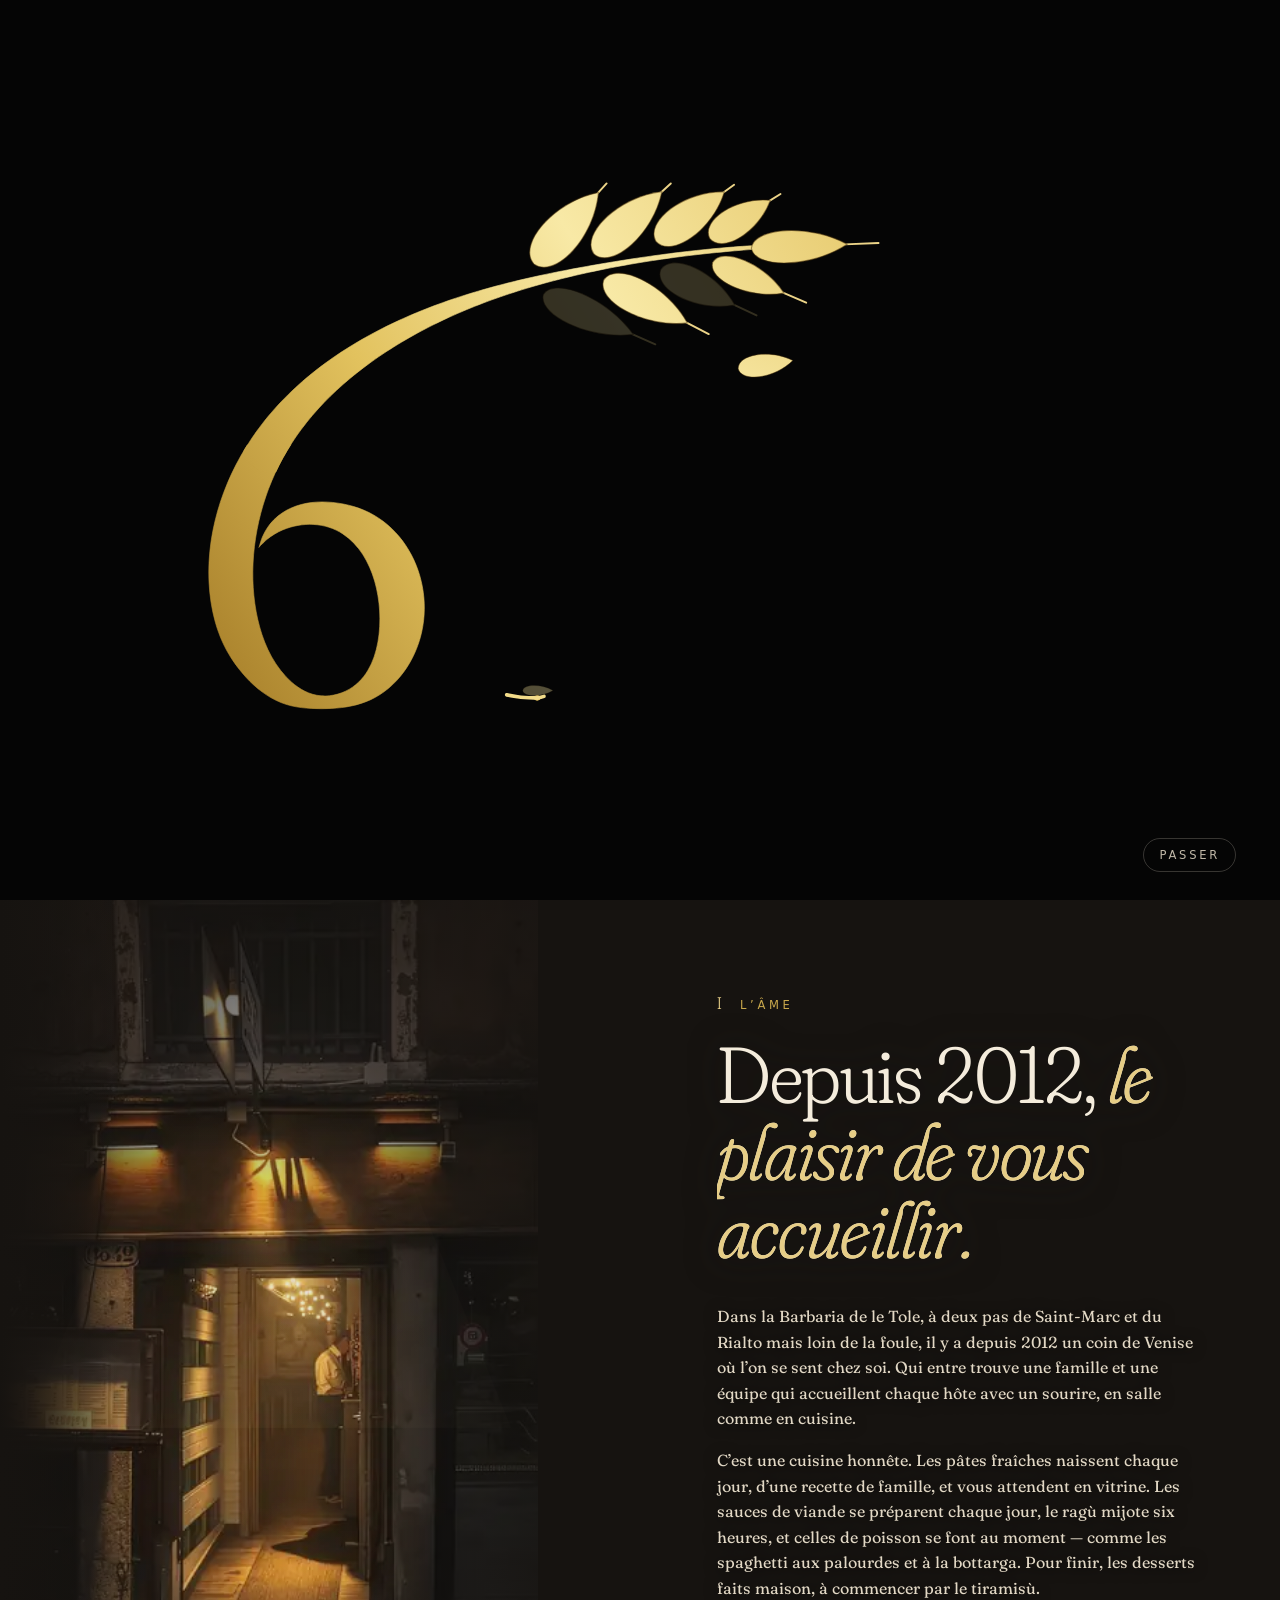
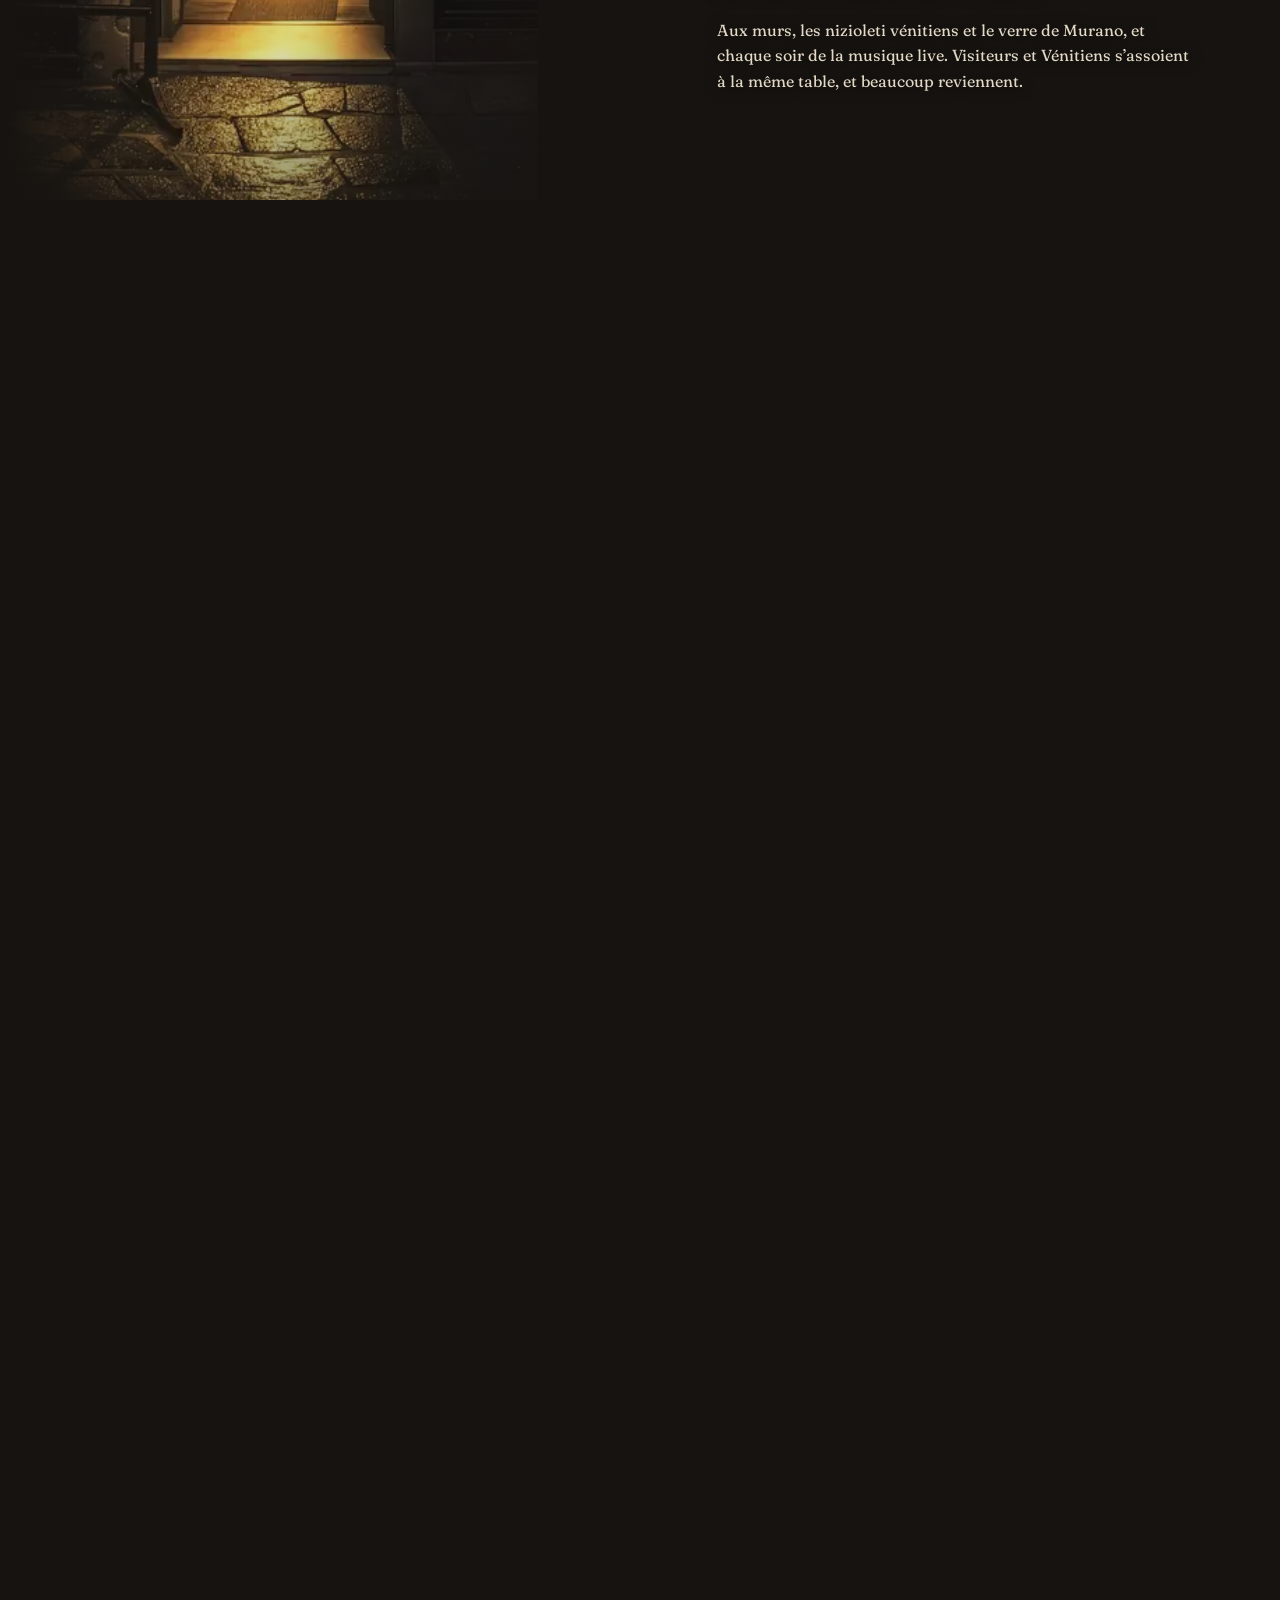
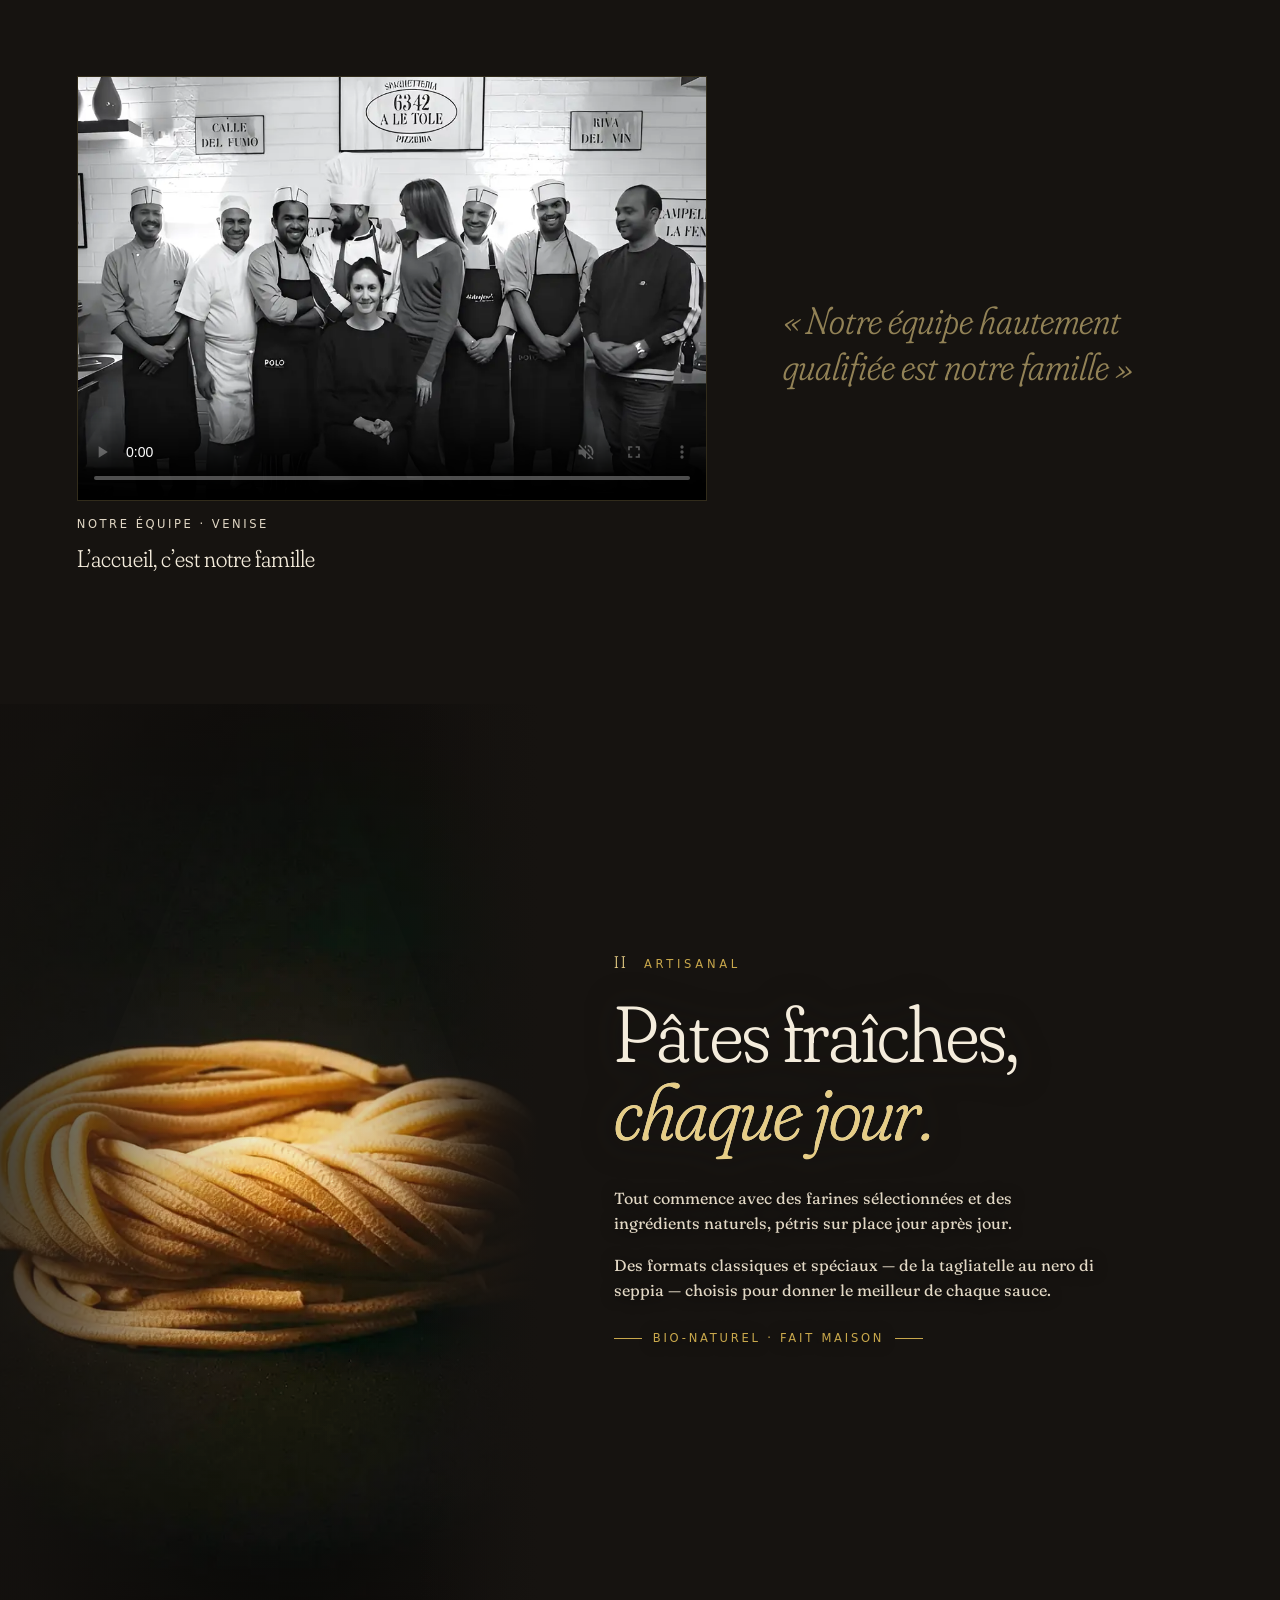
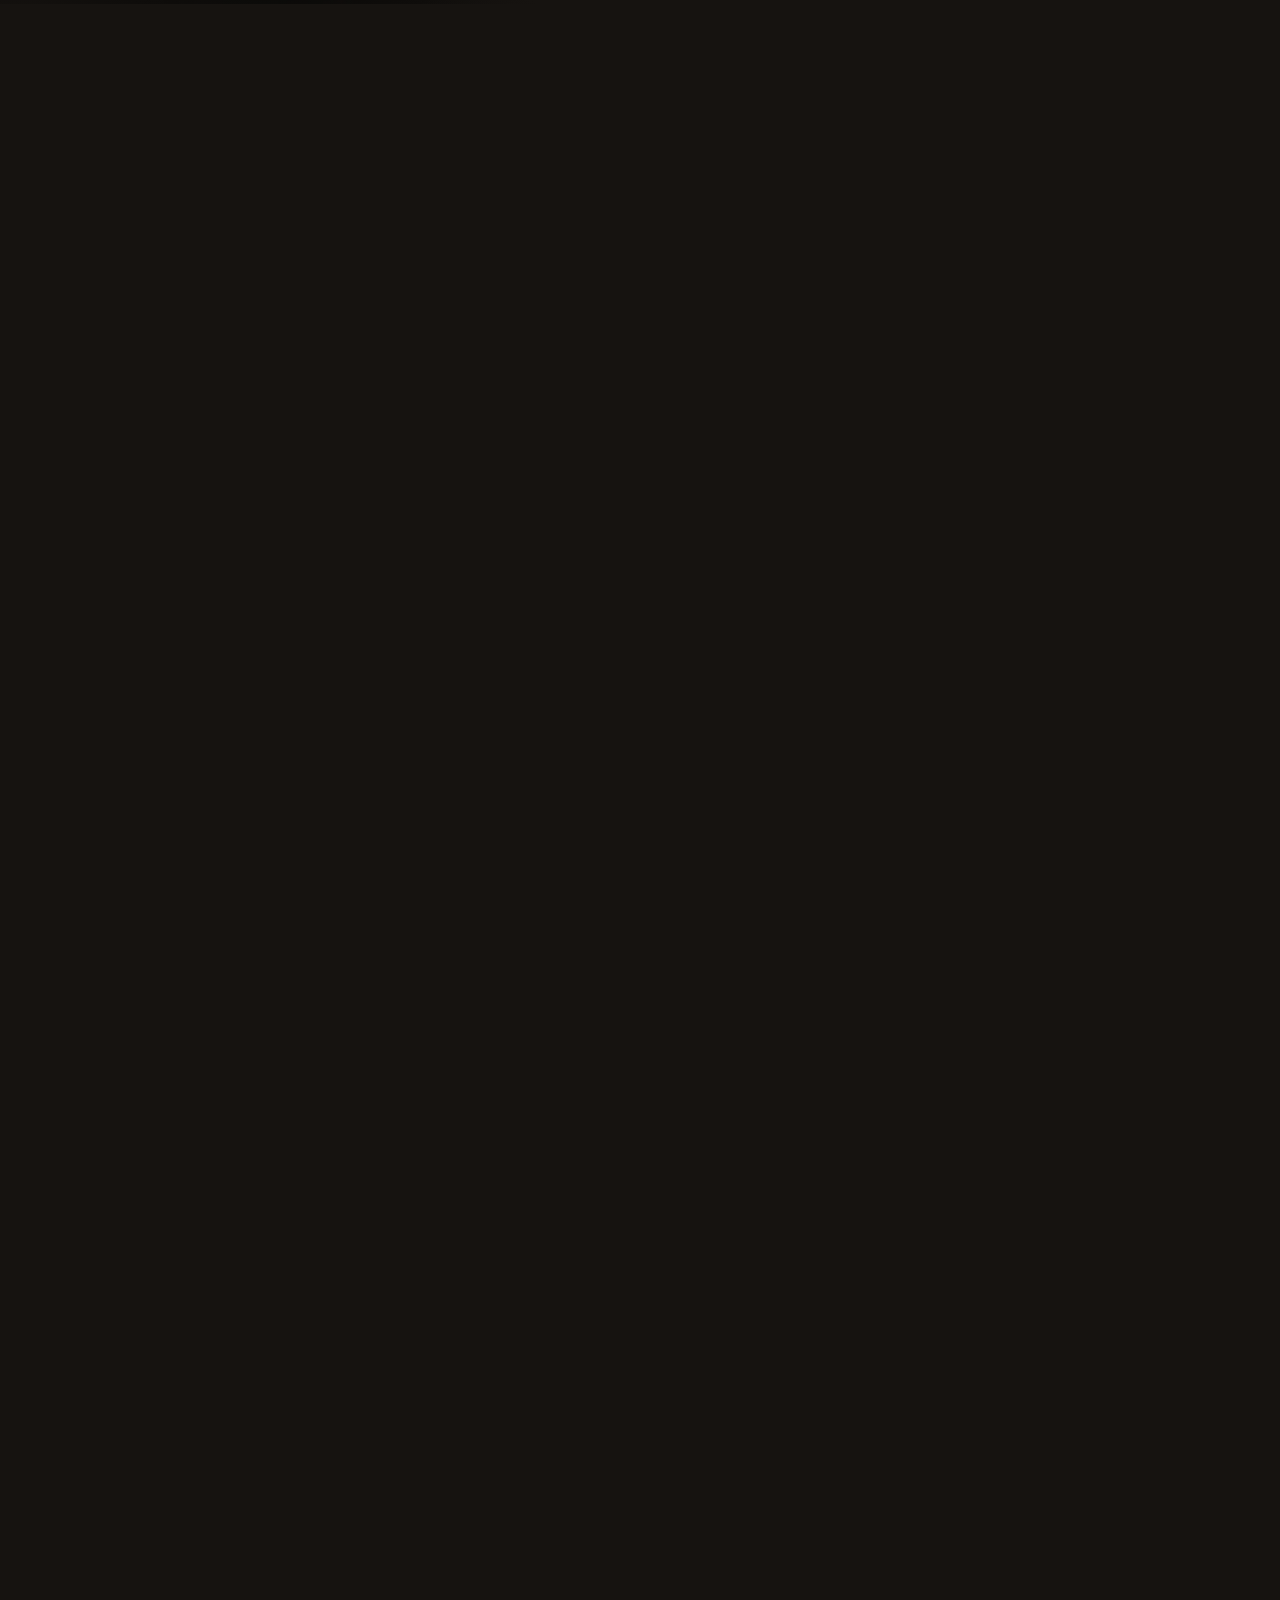
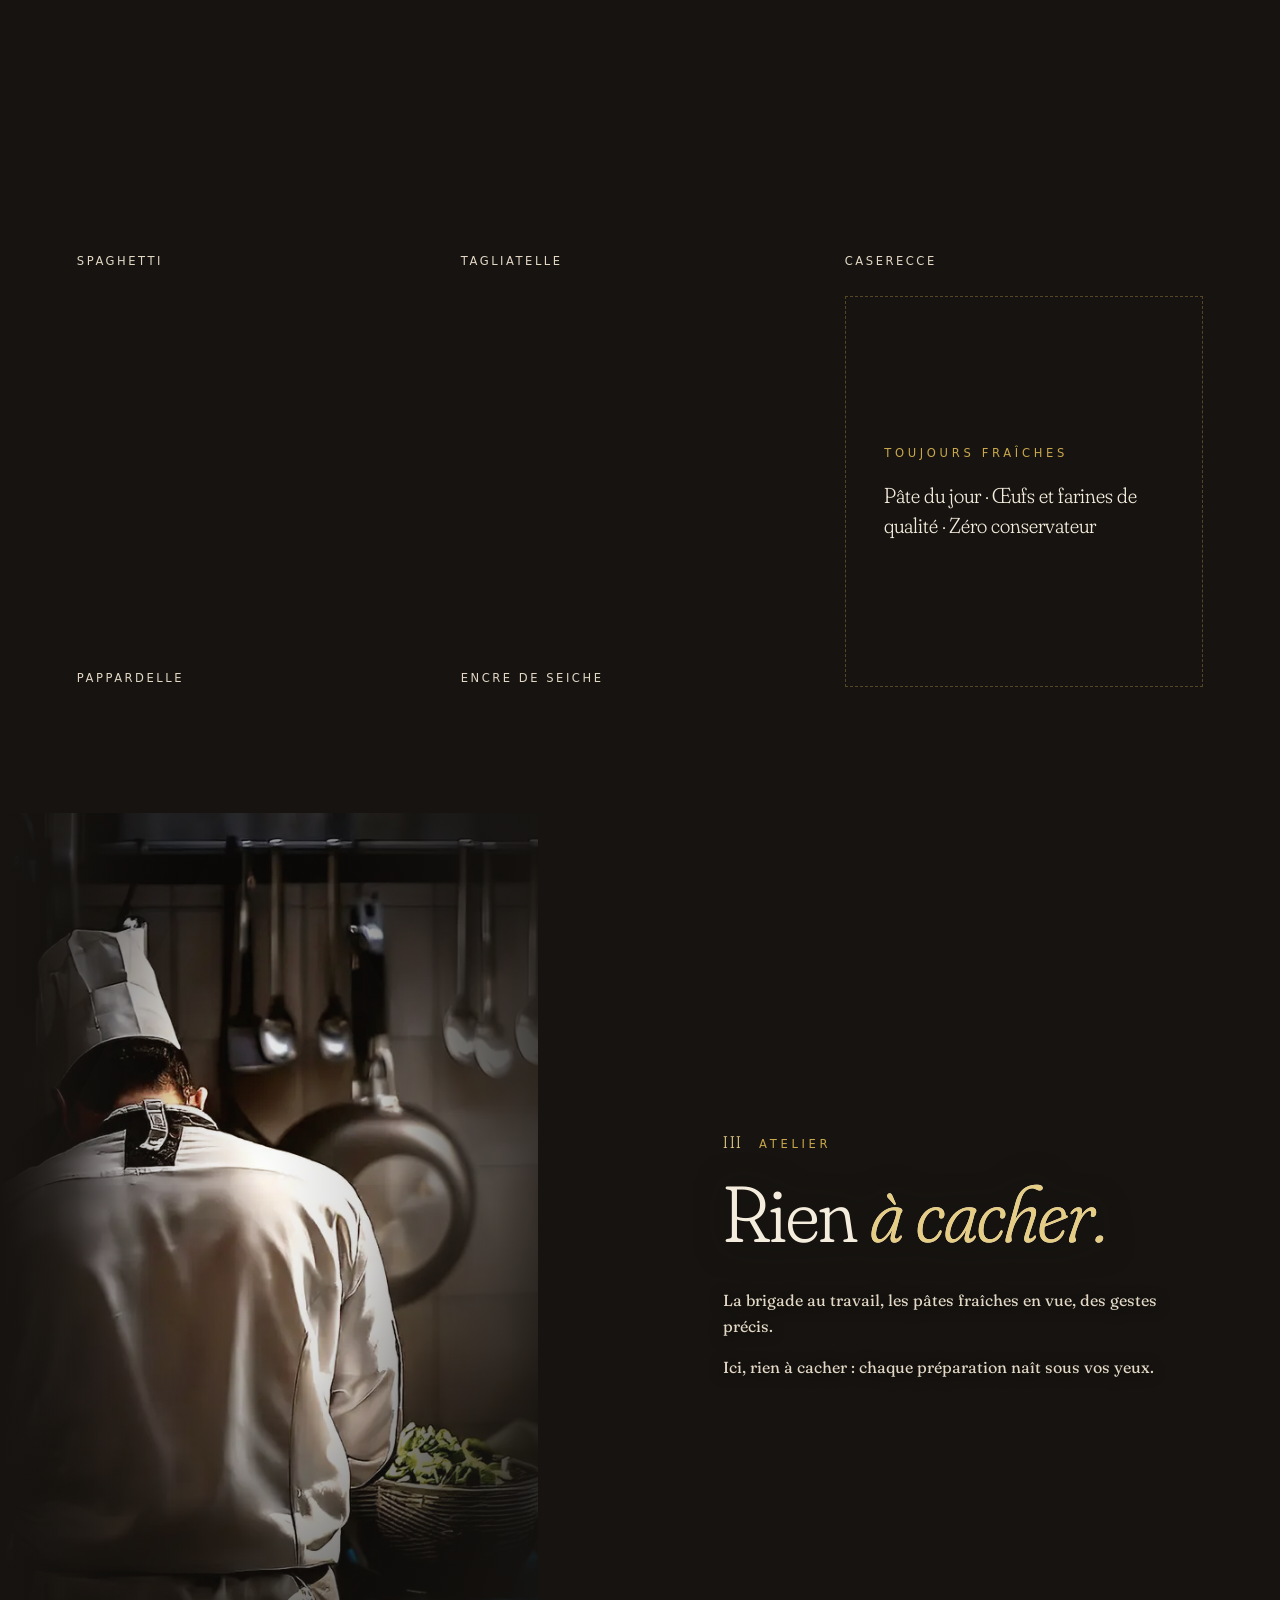
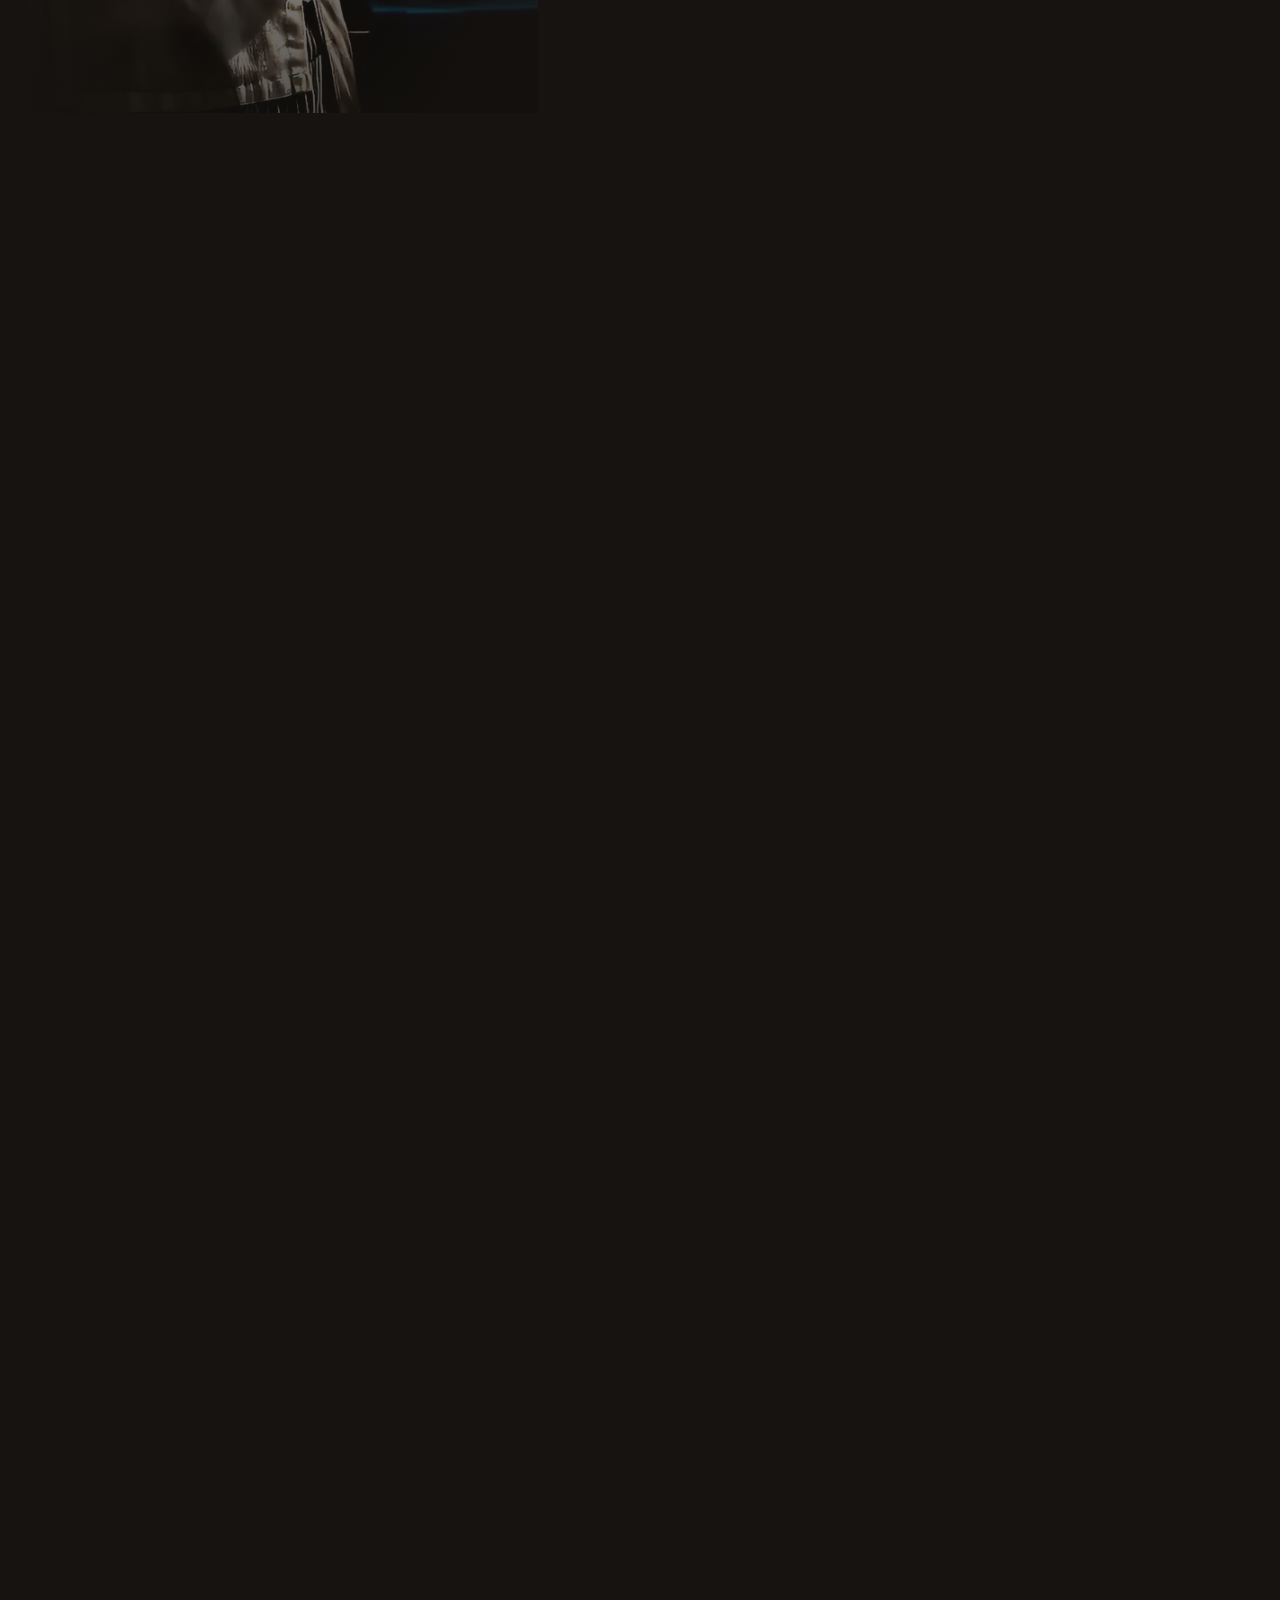
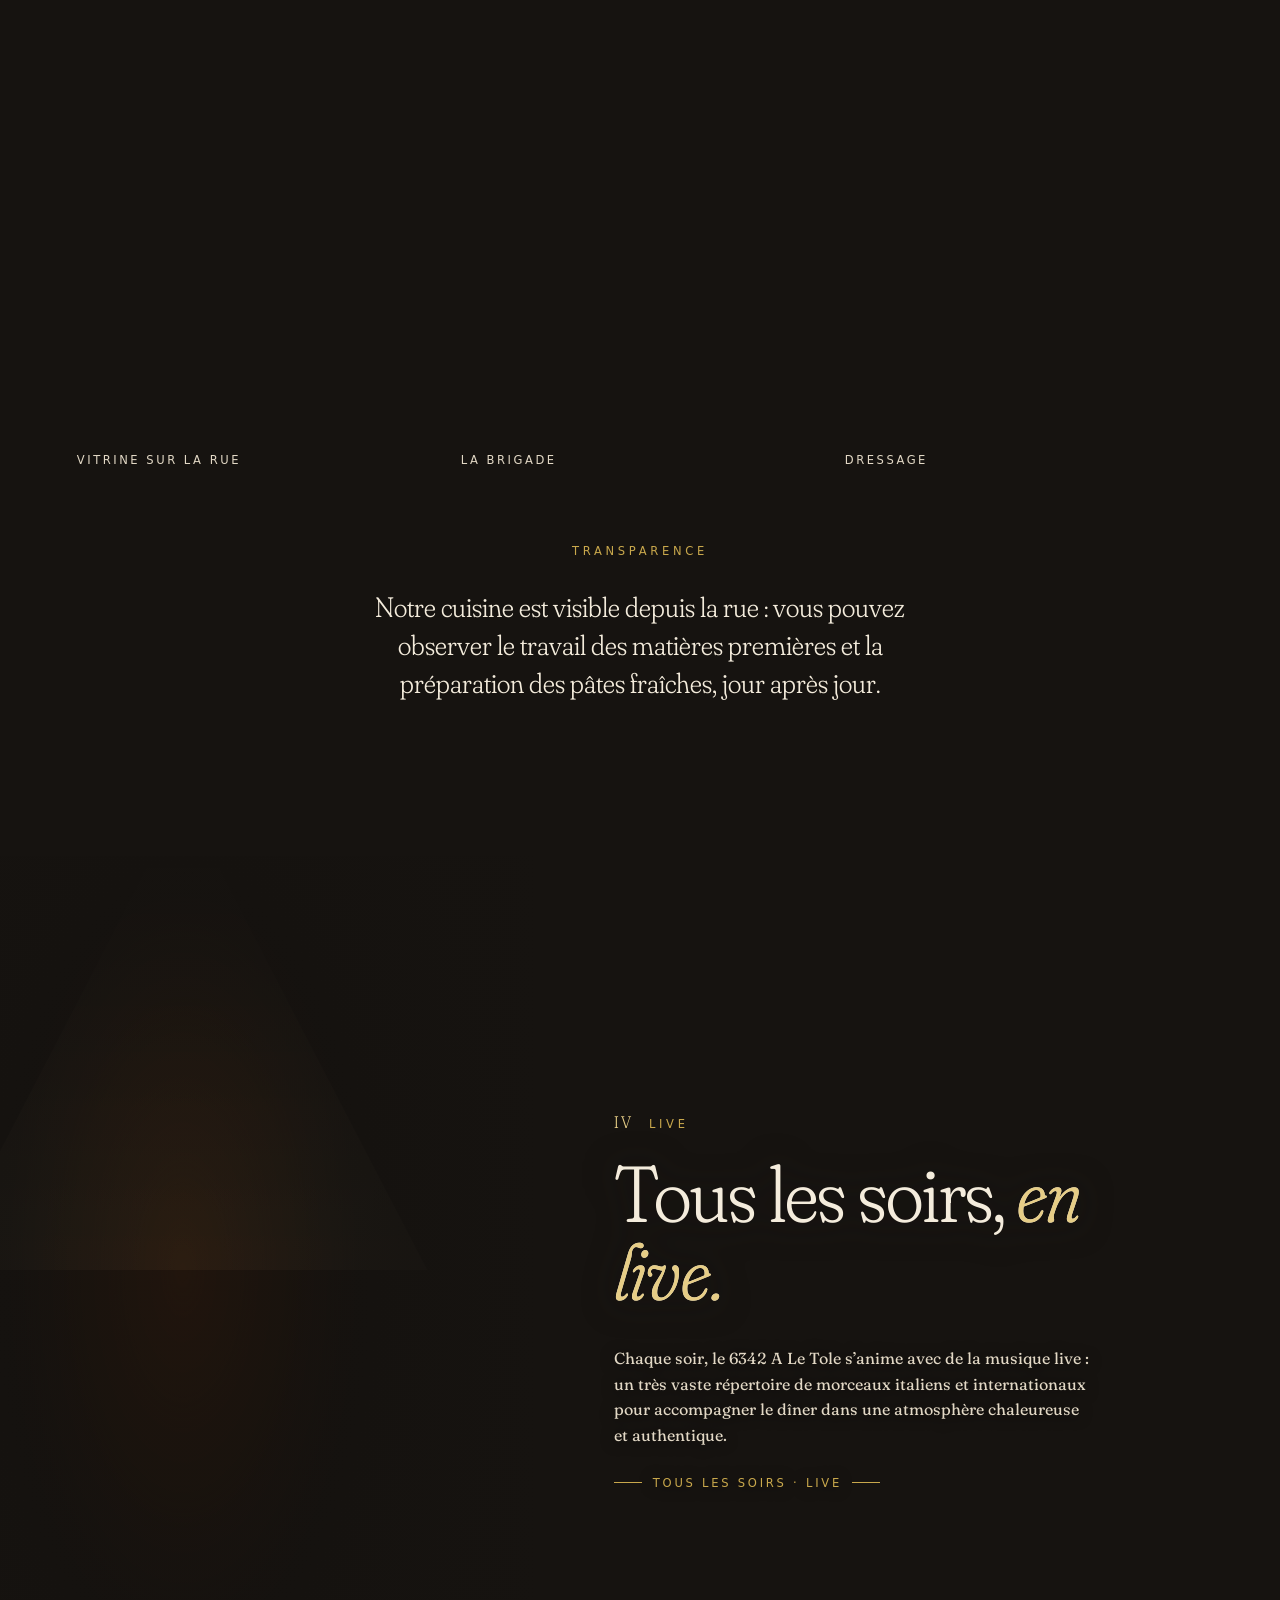
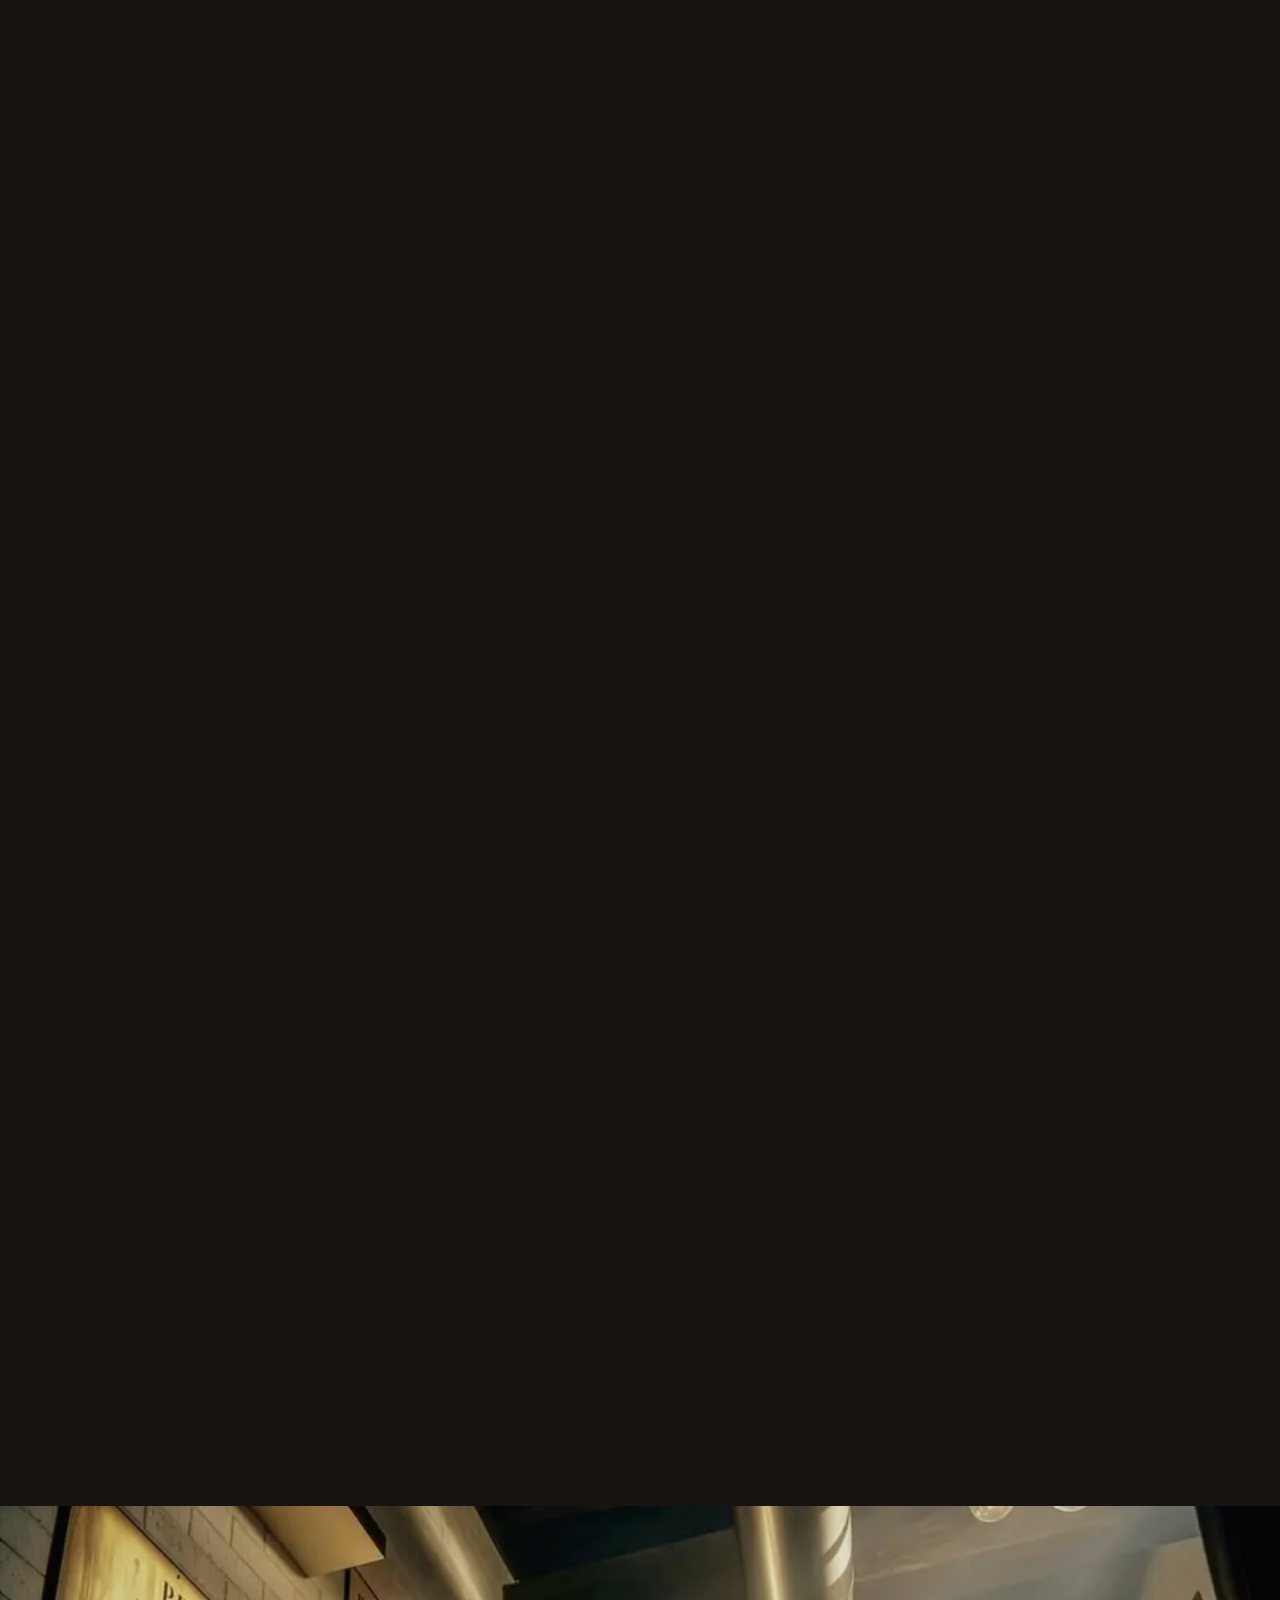
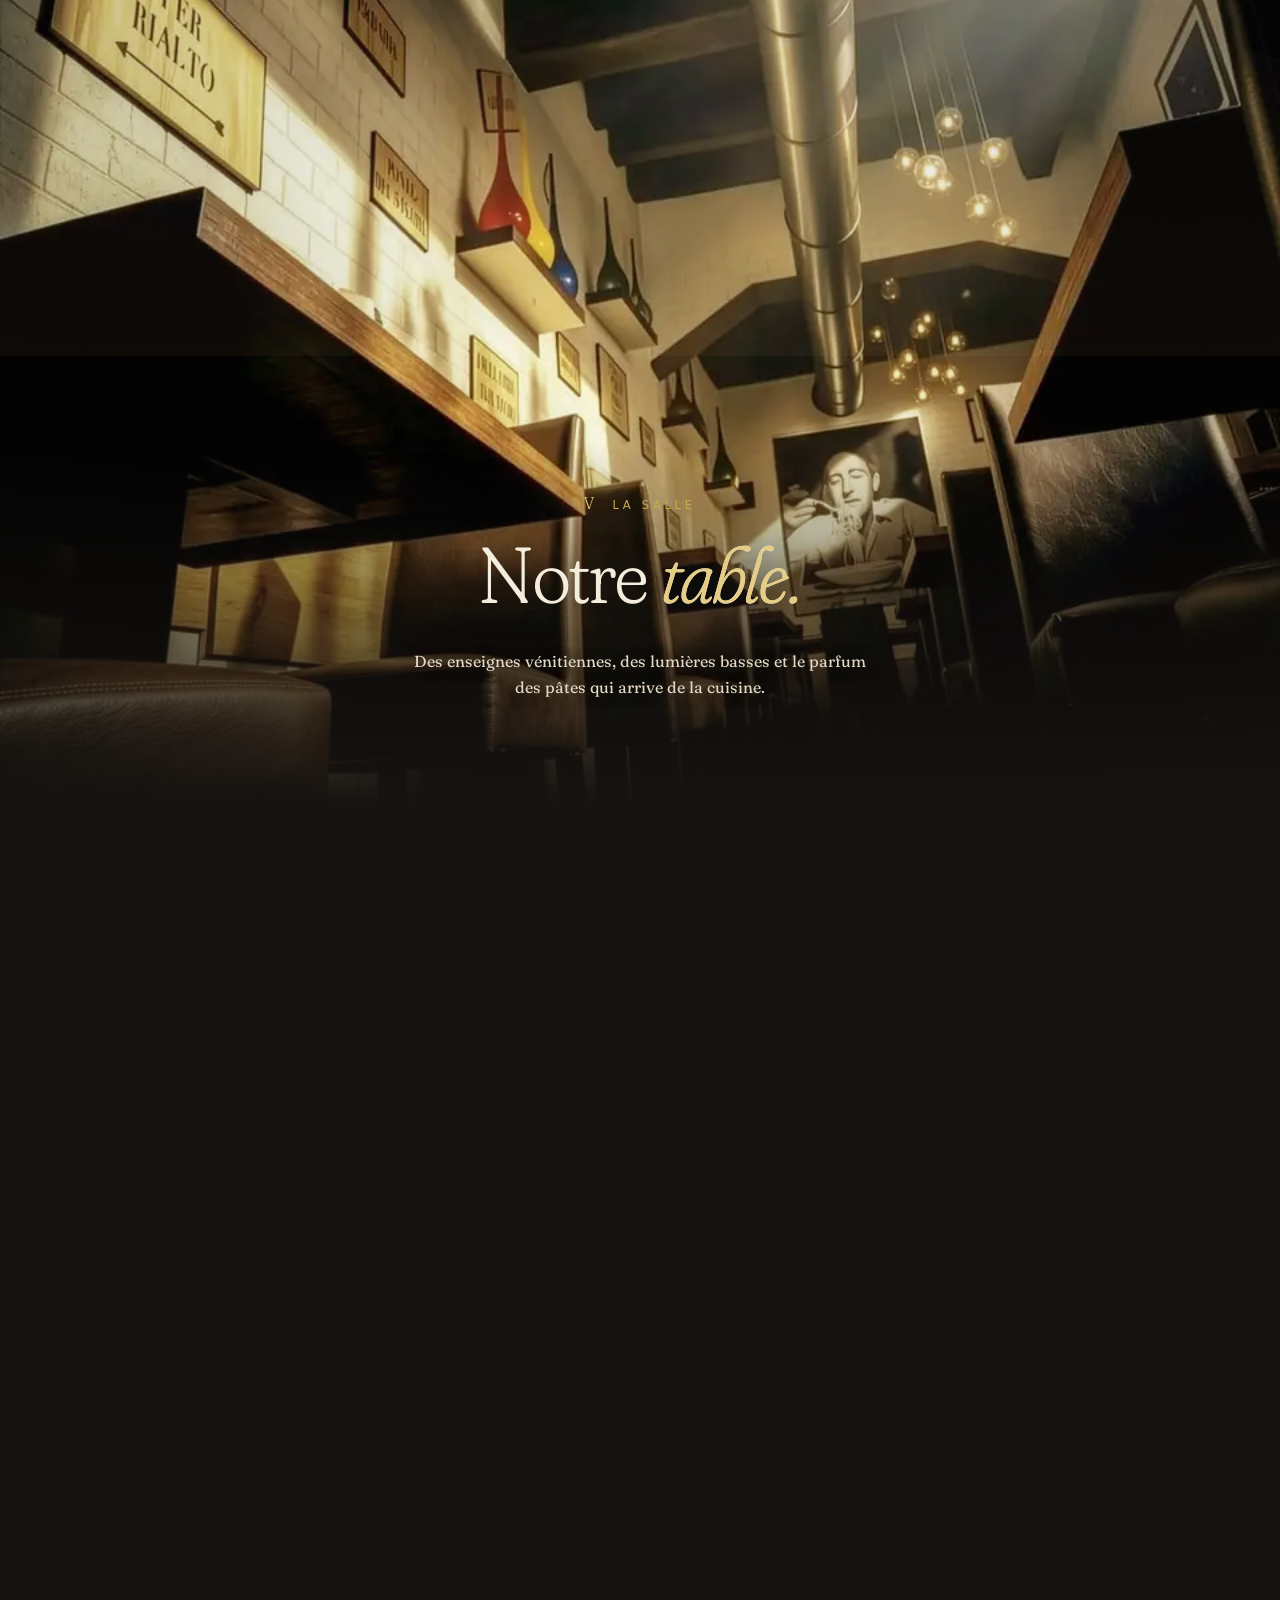
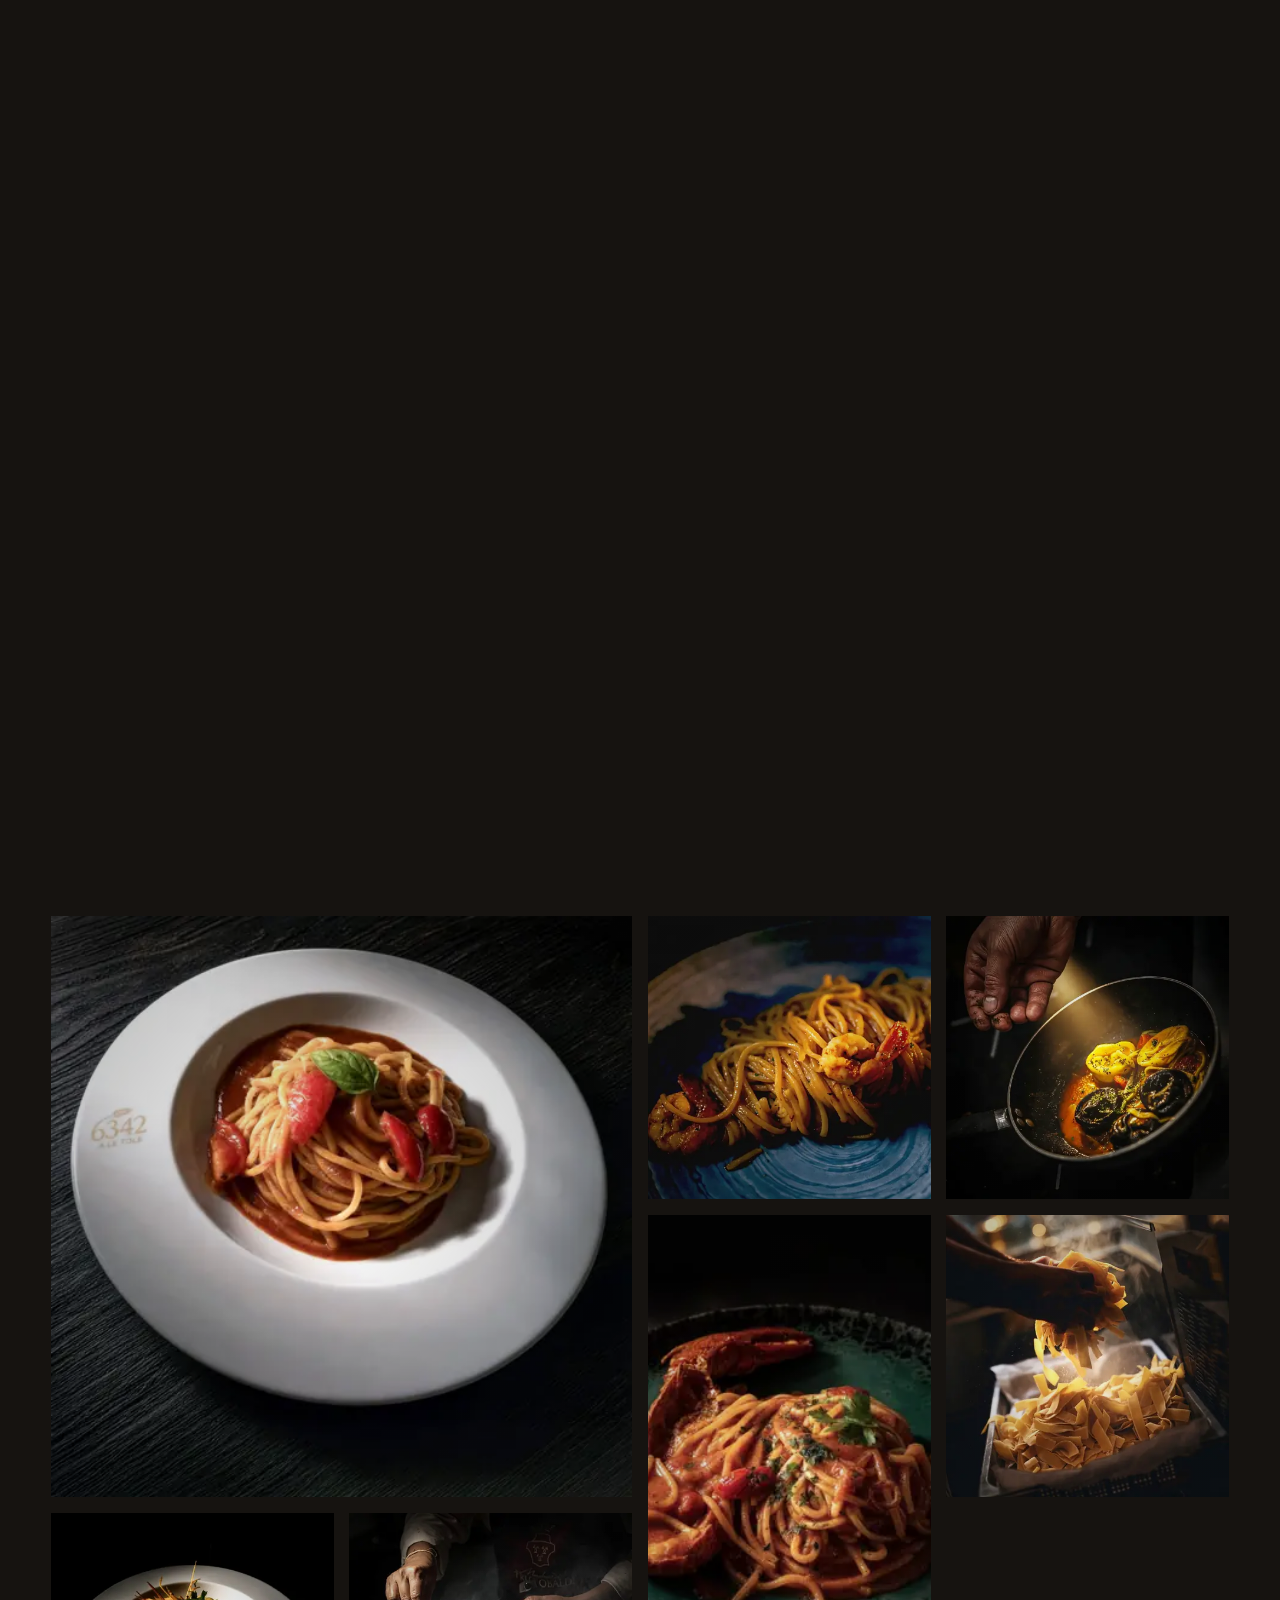
<file: fr/index.html>
<!doctype html>
<html lang="fr" data-base="../">
<head>
<meta charset="utf-8">
<meta name="viewport" content="width=device-width, initial-scale=1, viewport-fit=cover">
<title>Spaghetteria 6342 a le Tole · Pâtes fraîches et pizza à Venise, musique live tous les soirs</title>
<meta name="description" content="Spaghetteria et pizzeria dans la Barbaria de le Tole, Castello 6342, Venise. Pâtes fraîches faites maison, pizza et musique live tous les soirs. Ouvert tous les jours. Réservez sur TheFork.">
<!-- BOZZA: togliere noindex alla pubblicazione -->
<meta name="robots" content="noindex, nofollow">
<link rel="canonical" href="https://www.6342aletole.it/fr/">
<link rel="alternate" hreflang="it" href="https://www.6342aletole.it/">
<link rel="alternate" hreflang="en" href="https://www.6342aletole.it/en/">
<link rel="alternate" hreflang="de" href="https://www.6342aletole.it/de/">
<link rel="alternate" hreflang="fr" href="https://www.6342aletole.it/fr/">
<link rel="alternate" hreflang="x-default" href="https://www.6342aletole.it/">
<meta name="theme-color" content="#161310">
<meta property="og:type" content="restaurant">
<meta property="og:site_name" content="Spaghetteria 6342 a le Tole">
<meta property="og:title" content="Spaghetteria 6342 a le Tole · Venise">
<meta property="og:description" content="Pâtes fraîches faites maison, pizza et musique live tous les soirs, dans la Barbaria de le Tole.">
<meta property="og:url" content="https://www.6342aletole.it/fr/">
<meta property="og:image" content="https://www.6342aletole.it/assets/img/brand/og-6342.jpg">
<meta property="og:image:width" content="1200"><meta property="og:image:height" content="630">
<meta property="og:locale" content="fr_FR"><meta property="og:locale:alternate" content="it_IT"><meta property="og:locale:alternate" content="en_GB"><meta property="og:locale:alternate" content="de_DE">
<meta name="twitter:card" content="summary_large_image">
<link rel="icon" href="../favicon.ico" sizes="any">
<link rel="icon" type="image/png" sizes="192x192" href="../icon-192.png">
<link rel="apple-touch-icon" href="../apple-touch-icon.png">
<link rel="manifest" href="../site.webmanifest">
<link rel="preload" href="../assets/video/spiga-apertura.mp4" as="video">
<link rel="preload" as="image" type="image/webp" imagesrcset="../assets/img/brand/logo-6342-oro-480.webp 480w, ../assets/img/brand/logo-6342-oro-720.webp 720w, ../assets/img/brand/logo-6342-oro-960.webp 960w" imagesizes="(max-width: 600px) 72vw, 400px" fetchpriority="high">
<script>
/* decide subito (prima del primo disegno) se mostrare l'intro: ogni visita, anche con reduced motion */
(function(){var d=document.documentElement;d.classList.add('js');var q=new URLSearchParams(location.search);
d.setAttribute('data-intro',(q.get('intro')==='0'||q.get('statico')==='1')?'static':'play');})();
</script>
<style>
.apertura{display:none}
.js[data-intro=play],.js[data-intro=resolve]{overflow:hidden}
.js[data-intro=play] .apertura,.js[data-intro=resolve] .apertura{position:fixed;inset:0;z-index:200;display:grid;place-items:center;background:#050505}
</style>
<link rel="stylesheet" href="../assets/css/base.css">
<link rel="stylesheet" href="../assets/css/home.css">
<link rel="stylesheet" href="../assets/css/apertura.css">
<script defer src="../assets/js/spiga-anim.js"></script>
<script defer src="../assets/js/apertura.js"></script>
<script defer src="../assets/js/home.classic.js"></script>
<script type="application/ld+json">
{
 "@context": "https://schema.org",
 "@type": "Restaurant",
 "@id": "https://www.6342aletole.it/#ristorante",
 "name": "Spaghetteria 6342 a le Tole",
 "alternateName": "6342 A Le Tole – Spaghetteria Pizzeria",
 "description": "Spaghetteria et pizzeria à Venise, dans la Barbaria de le Tole (Castello 6342) : pâtes fraîches faites maison, pizza et musique live tous les soirs. Depuis 2012.",
 "url": "https://www.6342aletole.it/fr/",
 "image": [
  "https://www.6342aletole.it/assets/img/brand/og-6342.jpg"
 ],
 "logo": "https://www.6342aletole.it/assets/img/brand/logo-6342-oro-960.png",
 "telephone": "+39 041 476 8410",
 "email": "info6342aletole@gmail.com",
 "address": {
  "@type": "PostalAddress",
  "streetAddress": "Castello 6342 (Barbaria de le Tole)",
  "postalCode": "30122",
  "addressLocality": "Venise",
  "addressRegion": "VE",
  "addressCountry": "IT"
 },
 "geo": {
  "@type": "GeoCoordinates",
  "latitude": 45.43864,
  "longitude": 12.34346
 },
 "inLanguage": "fr",
 "servesCuisine": [
  "Italienne",
  "Vénitienne",
  "Pâtes fraîches",
  "Pizza"
 ],
 "priceRange": "€€",
 "openingHours": [
  "Mo 12:00-15:00",
  "Mo 18:00-22:30",
  "Tu-Su 12:00-22:30"
 ],
 "legalName": "HR SRL",
 "vatID": "IT04380810277",
 "foundingDate": "2012",
 "acceptsReservations": "True",
 "hasMenu": "https://www.6342aletole.it/fr/menu.html",
 "potentialAction": {
  "@type": "ReserveAction",
  "target": {
   "@type": "EntryPoint",
   "urlTemplate": "https://www.thefork.it/ristorante/6342-a-le-tole-spaghetteria-pizzeria-r869550",
   "inLanguage": "fr",
   "actionPlatform": [
    "http://schema.org/DesktopWebPlatform",
    "http://schema.org/MobileWebPlatform"
   ]
  },
  "result": {
   "@type": "FoodEstablishmentReservation",
   "name": "Réserver une table"
  }
 },
 "sameAs": [
  "https://www.instagram.com/spaghetteria6342aletole/",
  "https://www.facebook.com/6342AleTole",
  "https://www.thefork.it/ristorante/6342-a-le-tole-spaghetteria-pizzeria-r869550"
 ]
}
</script>
</head>
<body class="home">
<div class="apertura" id="apertura">
<video class="apertura-video" id="apertura-video" muted autoplay playsinline preload="auto" disablepictureinpicture src="../assets/video/spiga-apertura.mp4" aria-hidden="true"></video>
<svg class="spiga6" data-manual aria-hidden="true" focusable="false" viewBox="0 0 1460 910">
  <defs>
    <linearGradient id="sp-oro" gradientUnits="userSpaceOnUse" x1="60" y1="900" x2="1440" y2="40">
      <stop offset="0" stop-color="#a8802a"/><stop offset=".3" stop-color="#e2c25e"/>
      <stop offset=".55" stop-color="#f8e9a6"/><stop offset=".8" stop-color="#e8cc72"/><stop offset="1" stop-color="#c9a040"/>
    </linearGradient>
    <linearGradient id="sp-band" gradientUnits="userSpaceOnUse" x1="0" y1="0" x2="300" y2="0">
      <stop offset="0" stop-color="#000"/><stop offset=".5" stop-color="#fff"/><stop offset="1" stop-color="#000"/>
    </linearGradient>
    <clipPath id="sp-low"><rect x="0" y="446" width="400" height="470"/></clipPath>
    <mask id="sp-growmask" maskUnits="userSpaceOnUse" x="0" y="0" width="1460" height="910">
      <path class="sp-grow" d="M118.0,444.0C123.0,436.7 136.7,414.0 148.0,400.0C159.3,386.0 172.0,373.3 186.0,360.0C200.0,346.7 214.7,333.3 232.0,320.0C249.3,306.7 267.0,293.3 290.0,280.0C313.0,266.7 340.0,252.8 370.0,240.0C400.0,227.2 440.3,213.3 470.0,203.0C499.7,192.7 517.2,186.0 548.0,178.0C578.8,170.0 619.7,161.7 655.0,155.0C690.3,148.3 727.5,142.7 760.0,138.0C792.5,133.3 824.0,129.7 850.0,127.0C876.0,124.3 891.0,123.3 916.0,122.0C941.0,120.7 974.3,119.8 1000.0,119.0C1025.7,118.2 1058.3,117.3 1070.0,117.0" fill="none" stroke="#fff" stroke-width="96" stroke-linecap="round"/>
    </mask>
    <mask id="sp-m3" maskUnits="userSpaceOnUse" x="0" y="0" width="1460" height="910"><path class="sp-mk" d="M560.0,866.0C554.5,865.7 539.7,866.0 527.0,864.0C514.3,862.0 497.0,859.3 484.0,854.0C471.0,848.7 458.2,841.5 449.0,832.0C439.8,822.5 433.8,807.5 429.0,797.0C424.2,786.5 421.8,776.5 420.0,769.0C418.2,761.5 418.3,754.8 418.0,752.0" fill="none" stroke="#fff" stroke-width="420" stroke-linecap="round" stroke-linejoin="round"/><path class="sp-mk" d="M560.0,866.0C562.0,865.5 562.8,865.8 572.0,863.0C581.2,860.2 602.2,856.0 615.0,849.0C627.8,842.0 639.5,832.2 649.0,821.0C658.5,809.8 666.3,795.7 672.0,782.0C677.7,768.3 681.7,753.7 683.0,739.0C684.3,724.3 684.0,708.2 680.0,694.0C676.0,679.8 667.8,666.0 659.0,654.0C650.2,642.0 636.0,632.3 627.0,622.0C618.0,611.7 606.5,604.7 605.0,592.0C603.5,579.3 613.2,558.8 618.0,546.0C622.8,533.2 630.2,526.5 634.0,515.0C637.8,503.5 640.7,489.5 641.0,477.0C641.3,464.5 639.8,451.7 636.0,440.0C632.2,428.3 625.8,416.5 618.0,407.0C610.2,397.5 598.8,389.0 589.0,383.0C579.2,377.0 570.0,373.7 559.0,371.0C548.0,368.3 534.7,366.5 523.0,367.0C511.3,367.5 500.0,370.5 489.0,374.0C478.0,377.5 466.2,381.8 457.0,388.0C447.8,394.2 439.2,402.2 434.0,411.0C428.8,419.8 427.8,429.8 426.0,441.0C424.2,452.2 423.5,471.8 423.0,478.0" fill="none" stroke="#fff" stroke-width="420" stroke-linecap="round" stroke-linejoin="round"/><path class="sp-mk" d="M603.0,590.0C595.8,590.7 574.3,592.7 560.0,594.0C545.7,595.3 524.2,597.3 517.0,598.0" fill="none" stroke="#fff" stroke-width="420" stroke-linecap="round" stroke-linejoin="round"/></mask>
    <mask id="sp-m4" maskUnits="userSpaceOnUse" x="0" y="0" width="1460" height="910"><path class="sp-mk" d="M1003.0,866.0C1002.5,855.0 1001.8,827.7 1000.0,800.0C998.2,772.3 994.8,740.0 992.0,700.0C989.2,660.0 985.8,601.7 983.0,560.0C980.2,518.3 975.5,483.0 975.0,450.0C974.5,417.0 979.2,376.7 980.0,362.0" fill="none" stroke="#fff" stroke-width="420" stroke-linecap="round" stroke-linejoin="round"/><path class="sp-mk" d="M1003.0,866.0C996.7,866.0 977.2,866.3 965.0,866.0C952.8,865.7 935.8,864.3 930.0,864.0" fill="none" stroke="#fff" stroke-width="420" stroke-linecap="round" stroke-linejoin="round"/><path class="sp-mk" d="M1003.0,866.0C1009.2,866.0 1027.5,866.3 1040.0,866.0C1052.5,865.7 1071.7,864.3 1078.0,864.0" fill="none" stroke="#fff" stroke-width="420" stroke-linecap="round" stroke-linejoin="round"/><path class="sp-mk" d="M978.0,372.0C973.3,380.0 967.0,390.3 950.0,420.0C933.0,449.7 900.7,509.3 876.0,550.0C851.3,590.7 820.7,637.7 802.0,664.0C783.3,690.3 770.3,700.7 764.0,708.0" fill="none" stroke="#fff" stroke-width="420" stroke-linecap="round" stroke-linejoin="round"/><path class="sp-mk" d="M756.0,712.0C771.7,711.7 817.7,710.5 850.0,710.0C882.3,709.5 916.7,709.3 950.0,709.0C983.3,708.7 1026.3,708.8 1050.0,708.0C1073.7,707.2 1083.8,708.3 1092.0,704.0C1100.2,699.7 1097.8,685.7 1099.0,682.0" fill="none" stroke="#fff" stroke-width="420" stroke-linecap="round" stroke-linejoin="round"/></mask>
    <mask id="sp-m2" maskUnits="userSpaceOnUse" x="0" y="0" width="1460" height="910"><path class="sp-mk" d="M1138.0,855.0C1147.0,848.7 1176.3,832.7 1192.0,817.0C1207.7,801.3 1219.0,778.0 1232.0,761.0C1245.0,744.0 1257.3,731.3 1270.0,715.0C1282.7,698.7 1296.7,681.0 1308.0,663.0C1319.3,645.0 1329.8,625.8 1338.0,607.0C1346.2,588.2 1353.5,570.0 1357.0,550.0C1360.5,530.0 1361.5,507.0 1359.0,487.0C1356.5,467.0 1352.2,447.2 1342.0,430.0C1331.8,412.8 1315.0,394.8 1298.0,384.0C1281.0,373.2 1259.2,366.7 1240.0,365.0C1220.8,363.3 1199.8,366.2 1183.0,374.0C1166.2,381.8 1147.5,398.8 1139.0,412.0C1130.5,425.2 1133.3,443.0 1132.0,453.0C1130.7,463.0 1131.2,468.8 1131.0,472.0" fill="none" stroke="#fff" stroke-width="420" stroke-linecap="round" stroke-linejoin="round"/><path class="sp-mk" d="M1138.0,855.0C1154.2,852.5 1208.0,842.8 1235.0,840.0C1262.0,837.2 1275.2,839.0 1300.0,838.0C1324.8,837.0 1364.3,835.0 1384.0,834.0C1403.7,833.0 1412.3,832.3 1418.0,832.0" fill="none" stroke="#fff" stroke-width="420" stroke-linecap="round" stroke-linejoin="round"/><path class="sp-mk" d="M1421.0,838.0C1422.0,831.7 1425.3,812.3 1427.0,800.0C1428.7,787.7 1430.3,770.0 1431.0,764.0" fill="none" stroke="#fff" stroke-width="420" stroke-linecap="round" stroke-linejoin="round"/></mask>
    <mask id="sp-shine" maskUnits="userSpaceOnUse" x="0" y="0" width="1460" height="910">
      <rect class="sp-band" x="-300" y="-500" width="300" height="1900" fill="url(#sp-band)" transform="rotate(18 730 455) translate(-500 0)"/>
    </mask>
    <path id="sp-six" d="M98.95,614.61C101.10,612.66 107.20,606.16 111.40,602.69C115.60,599.22 119.90,596.36 124.15,593.79C128.40,591.23 132.65,589.15 136.89,587.30C141.13,585.46 145.34,583.99 149.58,582.73C153.81,581.47 158.04,580.49 162.30,579.74C166.57,578.98 170.85,578.47 175.15,578.20C179.45,577.93 183.80,577.89 188.11,578.12C192.43,578.35 196.79,578.83 201.07,579.59C205.34,580.35 209.63,581.37 213.76,582.68C217.90,583.99 221.99,585.61 225.86,587.46C229.74,589.31 233.50,591.49 237.01,593.79C240.53,596.09 243.85,598.64 246.96,601.26C250.07,603.88 252.93,606.65 255.66,609.52C258.40,612.39 260.94,615.38 263.35,618.48C265.76,621.57 268.01,624.78 270.14,628.08C272.27,631.38 274.26,634.79 276.12,638.27C277.99,641.76 279.73,645.35 281.35,649.01C282.97,652.68 284.47,656.43 285.85,660.25C287.24,664.06 288.50,667.96 289.66,671.91C290.81,675.86 291.85,679.89 292.77,683.95C293.69,688.01 294.50,692.14 295.20,696.29C295.90,700.44 296.48,704.64 296.95,708.85C297.42,713.07 297.78,717.33 298.02,721.59C298.27,725.85 298.40,730.14 298.41,734.43C298.42,738.73 298.33,743.04 298.10,747.35C297.88,751.66 297.54,755.99 297.06,760.29C296.57,764.58 295.97,768.88 295.20,773.11C294.44,777.34 293.55,781.55 292.48,785.68C291.42,789.80 290.21,793.89 288.83,797.86C287.44,801.83 285.90,805.74 284.16,809.51C282.41,813.28 280.51,816.97 278.38,820.50C276.25,824.03 273.94,827.46 271.37,830.69C268.81,833.93 266.06,837.03 262.99,839.93C259.93,842.82 256.58,845.59 252.98,848.07C249.38,850.54 245.47,852.84 241.40,854.76C237.33,856.69 232.99,858.37 228.57,859.63C224.14,860.88 219.50,861.82 214.88,862.30C210.26,862.77 205.48,862.87 200.84,862.48C196.20,862.09 191.50,861.22 187.05,859.95C182.59,858.69 178.21,856.90 174.10,854.90C170.00,852.90 166.09,850.48 162.41,847.97C158.73,845.45 155.34,842.69 152.04,839.80C148.74,836.90 145.63,833.83 142.61,830.61C139.60,827.39 136.72,824.00 133.96,820.48C131.20,816.97 128.57,813.29 126.06,809.52C123.56,805.75 121.18,801.83 118.94,797.86C116.71,793.88 114.61,789.78 112.67,785.68C110.73,781.57 108.95,777.40 107.31,773.24C105.66,769.07 104.17,764.89 102.78,760.71C101.39,756.53 100.14,752.37 98.97,748.17C97.80,743.97 96.74,739.76 95.77,735.51C94.80,731.27 93.92,727.00 93.13,722.69C92.34,718.38 91.64,714.04 91.02,709.65C90.40,705.27 89.87,700.83 89.42,696.38C88.96,691.93 88.60,687.45 88.32,682.96C88.03,678.47 87.83,673.97 87.72,669.45C87.60,664.93 87.57,660.39 87.63,655.84C87.68,651.30 87.81,646.73 88.03,642.16C88.25,637.60 88.55,633.01 88.93,628.43C89.31,623.84 89.78,619.25 90.33,614.65C90.87,610.06 91.50,605.46 92.21,600.86C92.93,596.26 93.72,591.66 94.59,587.07C95.47,582.48 96.42,577.89 97.46,573.31C98.50,568.73 99.62,564.16 100.81,559.60C102.01,555.05 103.29,550.50 104.65,545.98C106.01,541.45 107.45,536.95 108.96,532.46C110.48,527.98 112.08,523.52 113.75,519.09C115.42,514.66 117.18,510.25 119.01,505.89C120.84,501.52 122.74,497.18 124.73,492.88C126.71,488.59 128.77,484.33 130.90,480.11C133.04,475.90 135.25,471.73 137.53,467.60C139.82,463.47 142.18,459.38 144.62,455.33C147.06,451.29 149.57,447.28 152.15,443.31C154.74,439.34 157.40,435.42 160.12,431.53C162.85,427.64 165.65,423.80 168.52,419.99C171.38,416.19 174.32,412.42 177.32,408.70C180.32,404.97 183.39,401.29 186.52,397.64C189.65,394.00 192.84,390.40 196.09,386.84C199.35,383.28 202.67,379.76 206.04,376.28C209.41,372.80 212.85,369.36 216.33,365.96C219.82,362.57 223.37,359.21 226.96,355.90C230.56,352.59 234.21,349.31 237.91,346.09C241.61,342.86 245.36,339.67 249.15,336.52C252.95,333.38 256.80,330.27 260.68,327.21C264.57,324.15 268.51,321.13 272.48,318.16C276.45,315.18 280.47,312.25 284.52,309.35C288.57,306.46 292.66,303.61 296.79,300.81C300.91,298.00 305.08,295.24 309.27,292.51C313.46,289.79 317.69,287.11 321.94,284.48C326.19,281.84 330.48,279.25 334.79,276.70C339.10,274.14 343.43,271.64 347.79,269.17C352.15,266.70 356.53,264.28 360.94,261.89C365.34,259.51 369.77,257.17 374.22,254.87C378.68,252.56 383.15,250.30 387.65,248.08C392.14,245.86 396.66,243.68 401.20,241.54C405.74,239.39 410.30,237.29 414.88,235.22C419.46,233.16 424.07,231.13 428.69,229.14C433.31,227.15 437.95,225.20 442.61,223.28C447.26,221.36 451.94,219.48 456.63,217.64C461.33,215.80 466.04,213.99 470.77,212.21C475.50,210.44 480.24,208.70 485.00,207.00C489.76,205.29 494.54,203.62 499.33,201.99C504.12,200.35 508.92,198.74 513.74,197.17C518.56,195.60 523.39,194.06 528.24,192.55C533.08,191.05 537.94,189.57 542.81,188.12C547.68,186.68 552.56,185.26 557.45,183.88C562.34,182.49 567.25,181.14 572.16,179.81C577.07,178.48 581.99,177.18 586.92,175.91C591.85,174.64 596.80,173.40 601.74,172.19C606.69,170.97 611.65,169.78 616.61,168.62C621.57,167.45 626.54,166.32 631.52,165.21C636.49,164.09 641.47,163.01 646.46,161.95C651.44,160.88 656.44,159.84 661.43,158.83C666.43,157.81 671.43,156.82 676.43,155.85C681.43,154.88 686.44,153.94 691.45,153.01C696.46,152.09 701.47,151.19 706.49,150.31C711.50,149.43 716.52,148.57 721.55,147.74C726.57,146.90 731.60,146.09 736.62,145.30C741.65,144.50 746.68,143.73 751.72,142.98C756.75,142.23 761.79,141.50 766.83,140.79C771.87,140.08 776.91,139.39 781.96,138.72C787.00,138.04 792.05,137.39 797.10,136.76C802.15,136.13 807.20,135.52 812.25,134.92C817.31,134.33 822.36,133.75 827.42,133.20C832.48,132.64 837.54,132.10 842.60,131.58C847.66,131.06 852.72,130.55 857.79,130.06C862.86,129.58 867.92,129.11 872.99,128.66C878.06,128.20 883.13,127.77 888.21,127.35C893.28,126.93 898.35,126.52 903.43,126.14C908.51,125.75 913.59,125.38 918.67,125.02C923.75,124.66 928.83,124.32 933.91,123.99C938.99,123.67 944.08,123.36 949.17,123.06C954.25,122.76 959.34,122.48 964.43,122.21C969.52,121.94 974.61,121.68 979.71,121.44C984.80,121.20 989.90,120.97 994.99,120.75C1000.09,120.53 1005.19,120.33 1010.29,120.14C1015.39,119.95 1020.49,119.77 1025.60,119.60C1030.70,119.43 1035.81,119.28 1040.92,119.13C1046.03,118.99 1051.39,118.97 1056.25,118.73C1061.11,118.49 1067.76,117.97 1070.06,117.69C1072.37,117.42 1072.63,117.38 1070.07,117.09C1067.51,116.81 1059.83,116.21 1054.71,115.99C1049.59,115.77 1044.47,115.82 1039.35,115.77C1034.24,115.72 1029.12,115.70 1024.00,115.70C1018.89,115.69 1013.77,115.72 1008.66,115.76C1003.54,115.80 998.43,115.87 993.32,115.96C988.21,116.05 983.09,116.16 977.99,116.30C972.88,116.43 967.77,116.59 962.66,116.77C957.55,116.95 952.45,117.14 947.34,117.37C942.24,117.59 937.14,117.83 932.04,118.09C926.94,118.35 921.84,118.63 916.74,118.94C911.64,119.24 906.54,119.56 901.45,119.91C896.36,120.25 891.26,120.61 886.17,120.99C881.08,121.37 875.99,121.78 870.90,122.20C865.82,122.61 860.73,123.05 855.65,123.51C850.56,123.97 845.48,124.44 840.40,124.93C835.32,125.43 830.24,125.94 825.16,126.46C820.08,126.99 815.01,127.54 809.93,128.10C804.86,128.66 799.79,129.24 794.72,129.84C789.65,130.43 784.58,131.04 779.51,131.67C774.44,132.30 769.38,132.94 764.31,133.60C759.25,134.26 754.19,134.94 749.12,135.63C744.06,136.32 739.00,137.02 733.94,137.74C728.88,138.46 723.83,139.20 718.77,139.94C713.72,140.69 708.66,141.45 703.61,142.23C698.55,143.01 693.50,143.80 688.45,144.60C683.40,145.40 678.35,146.22 673.30,147.05C668.25,147.88 663.20,148.72 658.15,149.58C653.10,150.43 648.05,151.30 643.00,152.18C637.96,153.06 632.91,153.95 627.86,154.86C622.82,155.77 617.77,156.70 612.73,157.64C607.69,158.58 602.65,159.53 597.61,160.51C592.57,161.49 587.54,162.48 582.50,163.49C577.47,164.51 572.44,165.54 567.41,166.59C562.39,167.65 557.36,168.72 552.35,169.82C547.33,170.92 542.31,172.04 537.31,173.19C532.30,174.34 527.29,175.51 522.29,176.70C517.29,177.90 512.30,179.12 507.31,180.38C502.32,181.63 497.34,182.90 492.37,184.21C487.39,185.52 482.42,186.86 477.46,188.23C472.50,189.60 467.55,190.99 462.60,192.43C457.65,193.86 452.71,195.32 447.78,196.82C442.85,198.32 437.93,199.85 433.02,201.42C428.11,202.99 423.20,204.60 418.31,206.24C413.41,207.89 408.53,209.57 403.65,211.29C398.78,213.01 393.91,214.77 389.06,216.57C384.21,218.37 379.37,220.21 374.54,222.10C369.71,223.98 364.89,225.91 360.08,227.88C355.28,229.86 350.48,231.87 345.70,233.94C340.92,236.00 336.15,238.11 331.40,240.27C326.65,242.42 321.91,244.63 317.19,246.89C312.46,249.14 307.75,251.45 303.06,253.80C298.37,256.16 293.70,258.56 289.05,261.02C284.40,263.48 279.76,265.99 275.16,268.55C270.55,271.12 265.96,273.73 261.41,276.40C256.85,279.07 252.32,281.79 247.82,284.57C243.32,287.35 238.84,290.18 234.40,293.07C229.97,295.96 225.56,298.91 221.19,301.91C216.82,304.91 212.48,307.97 208.18,311.09C203.88,314.21 199.62,317.39 195.41,320.62C191.19,323.86 187.01,327.16 182.88,330.52C178.75,333.87 174.66,337.29 170.62,340.77C166.58,344.25 162.59,347.80 158.65,351.40C154.71,355.01 150.82,358.68 146.99,362.42C143.15,366.15 139.37,369.95 135.65,373.82C131.93,377.68 128.26,381.61 124.66,385.61C121.06,389.61 117.52,393.68 114.04,397.81C110.57,401.95 107.16,406.15 103.82,410.42C100.48,414.70 97.21,419.04 94.01,423.45C90.82,427.86 87.69,432.34 84.64,436.90C81.60,441.45 78.63,446.08 75.74,450.76C72.86,455.45 70.05,460.21 67.34,465.02C64.63,469.83 62.00,474.71 59.47,479.64C56.94,484.57 54.49,489.55 52.15,494.59C49.80,499.63 47.55,504.72 45.40,509.86C43.25,515.00 41.19,520.19 39.24,525.41C37.30,530.64 35.45,535.92 33.71,541.23C31.98,546.54 30.34,551.90 28.83,557.28C27.31,562.67 25.90,568.09 24.62,573.54C23.33,578.99 22.15,584.47 21.10,589.98C20.05,595.48 19.11,601.01 18.31,606.56C17.51,612.11 16.82,617.68 16.27,623.26C15.72,628.83 15.30,634.43 15.01,640.03C14.72,645.63 14.57,651.24 14.56,656.85C14.54,662.46 14.66,668.07 14.93,673.67C15.20,679.27 15.61,684.88 16.17,690.46C16.73,696.04 17.43,701.60 18.29,707.16C19.15,712.71 20.15,718.24 21.33,723.77C22.52,729.30 23.86,734.83 25.42,740.32C26.97,745.81 28.70,751.29 30.66,756.71C32.62,762.13 34.77,767.52 37.17,772.83C39.57,778.13 42.20,783.41 45.05,788.54C47.90,793.68 51.00,798.74 54.28,803.66C57.56,808.59 61.05,813.40 64.72,818.07C68.39,822.75 72.25,827.32 76.30,831.72C80.35,836.11 84.60,840.40 89.04,844.42C93.48,848.45 98.13,852.33 102.96,855.87C107.78,859.42 112.82,862.76 118.02,865.70C123.21,868.64 128.63,871.32 134.14,873.52C139.65,875.73 145.40,877.51 151.07,878.92C156.73,880.33 162.49,881.23 168.14,881.98C173.80,882.72 179.43,883.07 185.01,883.38C190.59,883.68 196.10,883.79 201.61,883.80C207.13,883.80 212.60,883.70 218.08,883.39C223.57,883.09 229.05,882.66 234.52,881.98C240.00,881.29 245.49,880.45 250.95,879.29C256.40,878.12 261.87,876.76 267.26,875.00C272.65,873.25 278.06,871.21 283.28,868.77C288.51,866.33 293.68,863.49 298.61,860.34C303.54,857.19 308.31,853.67 312.85,849.88C317.39,846.08 321.75,841.94 325.85,837.57C329.95,833.20 333.83,828.53 337.45,823.66C341.06,818.79 344.44,813.66 347.54,808.36C350.64,803.07 353.48,797.55 356.03,791.91C358.57,786.28 360.85,780.44 362.81,774.53C364.78,768.62 366.46,762.55 367.81,756.44C369.17,750.33 370.22,744.09 370.94,737.87C371.66,731.64 372.06,725.34 372.16,719.08C372.25,712.82 372.02,706.52 371.50,700.29C370.97,694.06 370.13,687.83 369.00,681.70C367.86,675.56 366.42,669.46 364.69,663.49C362.97,657.51 360.94,651.60 358.63,645.85C356.33,640.09 353.73,634.43 350.86,628.96C347.99,623.49 344.84,618.15 341.43,613.02C338.02,607.90 334.33,602.94 330.39,598.23C326.46,593.52 322.26,589.00 317.84,584.78C313.41,580.56 308.73,576.56 303.85,572.88C298.98,569.21 293.86,565.80 288.57,562.74C283.29,559.69 277.75,556.94 272.17,554.56C266.58,552.17 260.81,550.17 255.04,548.44C249.28,546.71 243.42,545.34 237.58,544.20C231.74,543.06 225.85,542.18 219.99,541.61C214.12,541.03 208.23,540.70 202.38,540.73C196.54,540.76 190.67,541.07 184.91,541.79C179.15,542.51 173.38,543.56 167.81,545.05C162.23,546.55 156.69,548.42 151.43,550.76C146.18,553.10 141.03,555.87 136.27,559.09C131.51,562.30 126.96,565.98 122.88,570.04C118.81,574.10 115.05,578.63 111.83,583.45C108.60,588.27 105.75,593.82 103.53,598.97C101.31,604.13 99.27,611.77 98.51,614.38C97.74,616.99 96.80,616.56 98.95,614.61Z"/>
    <g id="sp-shapes"><g class="sp-fade">
      <g class="sp-low"><use href="#sp-six" clip-path="url(#sp-low)"/></g>
      <g class="sp-plant">
        <g mask="url(#sp-growmask)"><use href="#sp-six"/></g>
        <g class="sp-kernels">
          <g class="sp-k" data-side="top" data-bx="555.4" data-by="148.0"><path class="sp-awn" d="M660.2,32.4L676.4,14.7" fill="none"/><path class="sp-grain" d="M555.4,148.0C590.2,173.1 655.8,105.1 662.9,29.5C588.4,43.9 527.0,115.8 555.4,148.0Z"/></g>
          <g class="sp-k" data-side="bot" data-bx="570.7" data-by="198.3"><path class="sp-awn" d="M715.9,263.8L756.1,281.9" fill="none"/><path class="sp-grain" d="M570.7,198.3C560.8,232.4 647.6,274.1 719.6,265.4C678.4,205.7 589.6,168.3 570.7,198.3Z"/></g>
          <g class="sp-k" data-side="top" data-bx="654.8" data-by="131.6"><path class="sp-awn" d="M765.2,31.2L782.9,15.1" fill="none"/><path class="sp-grain" d="M654.8,131.6C685.0,158.0 753.6,99.1 768.1,28.5C696.5,36.2 631.4,99.0 654.8,131.6Z"/></g>
          <g class="sp-k" data-side="bot" data-bx="671.0" data-by="174.5"><path class="sp-awn" d="M805.8,244.8L844.8,265.2" fill="none"/><path class="sp-grain" d="M671.0,174.5C657.8,210.0 738.2,254.8 809.4,246.7C775.4,183.6 692.6,143.2 671.0,174.5Z"/></g>
          <g class="sp-k" data-side="top" data-bx="757.8" data-by="111.2"><path class="sp-awn" d="M868.4,31.7L887.9,17.7" fill="none"/><path class="sp-grain" d="M757.8,111.2C783.5,139.7 852.1,93.5 871.7,29.4C804.7,27.4 739.0,77.8 757.8,111.2Z"/></g>
          <g class="sp-k" data-side="bot" data-bx="765.4" data-by="158.2"><path class="sp-awn" d="M884.5,215.6L924.2,234.6" fill="none"/><path class="sp-grain" d="M765.4,158.2C753.8,191.8 825.2,228.7 888.2,217.3C857.8,161.0 784.3,128.2 765.4,158.2Z"/></g>
          <g class="sp-k" data-side="top" data-bx="846.9" data-by="106.5"><path class="sp-awn" d="M944.4,46.0L964.8,33.4" fill="none"/><path class="sp-grain" d="M846.9,106.5C867.4,132.8 928.1,97.7 947.8,43.9C890.8,37.7 832.5,76.5 846.9,106.5Z"/></g>
          <g class="sp-k" data-side="bot" data-bx="851.8" data-by="146.2"><path class="sp-awn" d="M966.3,196.2L1006.7,213.8" fill="none"/><path class="sp-grain" d="M851.8,146.2C843.1,175.8 912.0,208.2 970.0,197.8C938.2,148.2 867.6,119.6 851.8,146.2Z"/></g>
          <g class="sp-k" data-side="tip" data-bx="916.1" data-by="123.2"><path class="sp-awn" d="M1071.1,117.4L1127.1,115.3" fill="none"/><path class="sp-grain" d="M916.1,123.2C922.2,157.6 1016.0,156.4 1075.1,117.3C1013.3,82.6 919.6,88.4 916.1,123.2Z"/></g>
        </g>
      </g>
    </g>
      <g class="sp-digits">
        <g class="sp-dig" data-n="3" data-sh='[[0.0, 0.32], [0.0, 0.85], [0.42, 0.62]]' data-land="560,866" data-src="1"><path class="sp-digfill" d="M411.5,385.4C406.0,407.3 409.9,466.2 422.5,482.4C442.7,460.1 446.7,426.7 473.1,405.7C554.9,340.6 634.5,449.0 592.6,528.4C571.3,568.6 534.1,572.5 515.1,598.1C542.4,616.7 578.1,619.9 604.4,645.5C687.0,726.2 615.6,895.1 498.4,836.8C449.4,812.4 446.4,770.7 417.2,748.2C409.2,765.0 415.3,787.4 421.2,806.6C457.0,922.7 671.6,896.5 712.2,762.6C720.9,733.9 721.5,702.9 709.6,675.1C692.5,634.8 655.2,615.5 630.1,583.1C643.2,555.5 663.7,533.8 671.1,502.3C693.6,405.8 616.5,346.7 525.7,352.9C486.2,355.5 447.2,371.0 411.5,385.4Z" mask="url(#sp-m3)"/><path class="sp-shoot" d="M560.0,866.0C554.5,865.7 539.7,866.0 527.0,864.0C514.3,862.0 497.0,859.3 484.0,854.0C471.0,848.7 458.2,841.5 449.0,832.0C439.8,822.5 433.8,807.5 429.0,797.0C424.2,786.5 421.8,776.5 420.0,769.0C418.2,761.5 418.3,754.8 418.0,752.0" fill="none" stroke-opacity="0"/><path class="sp-shoot" d="M560.0,866.0C562.0,865.5 562.8,865.8 572.0,863.0C581.2,860.2 602.2,856.0 615.0,849.0C627.8,842.0 639.5,832.2 649.0,821.0C658.5,809.8 666.3,795.7 672.0,782.0C677.7,768.3 681.7,753.7 683.0,739.0C684.3,724.3 684.0,708.2 680.0,694.0C676.0,679.8 667.8,666.0 659.0,654.0C650.2,642.0 636.0,632.3 627.0,622.0C618.0,611.7 606.5,604.7 605.0,592.0C603.5,579.3 613.2,558.8 618.0,546.0C622.8,533.2 630.2,526.5 634.0,515.0C637.8,503.5 640.7,489.5 641.0,477.0C641.3,464.5 639.8,451.7 636.0,440.0C632.2,428.3 625.8,416.5 618.0,407.0C610.2,397.5 598.8,389.0 589.0,383.0C579.2,377.0 570.0,373.7 559.0,371.0C548.0,368.3 534.7,366.5 523.0,367.0C511.3,367.5 500.0,370.5 489.0,374.0C478.0,377.5 466.2,381.8 457.0,388.0C447.8,394.2 439.2,402.2 434.0,411.0C428.8,419.8 427.8,429.8 426.0,441.0C424.2,452.2 423.5,471.8 423.0,478.0" fill="none" stroke-opacity="0"/><path class="sp-shoot" d="M603.0,590.0C595.8,590.7 574.3,592.7 560.0,594.0C545.7,595.3 524.2,597.3 517.0,598.0" fill="none" stroke-opacity="0"/></g>
        <g class="sp-dig" data-n="4" data-sh='[[0.0, 0.4], [0.04, 0.22], [0.04, 0.22], [0.36, 0.66], [0.6, 0.9]]' data-land="1003,866" data-src="5"><path class="sp-digfill" d="M752.4,732.7C817.3,747.3 895.2,726.0 961.3,738.8C969.7,765.8 975.9,820.3 954.8,843.6C946.4,852.9 936.1,854.7 929.1,863.2C931.2,864.8 930.7,867.6 934.0,868.9C946.9,873.6 1058.6,873.2 1073.0,869.3C1076.5,868.3 1075.8,865.4 1077.9,864.0C1072.5,857.2 1065.7,855.8 1059.6,849.1C1033.1,819.4 1027.4,776.4 1031.9,738.4C1050.2,735.4 1069.6,736.5 1088.2,734.5C1094.8,717.5 1101.5,698.1 1099.9,679.9C1075.2,679.8 1049.6,691.6 1024.3,687.1C1008.5,624.4 1006.7,389.2 984.5,357.1C978.7,358.3 973.6,357.3 968.7,362.0C943.6,386.2 767.6,671.6 752.7,708.9C749.1,718.1 750.7,723.8 752.4,732.7ZM938.3,476.8C946.6,495.1 960.3,656.0 955.4,678.7C925.7,689.8 839.2,688.7 808.8,679.5C829.3,625.3 899.2,520.7 938.3,476.8Z" mask="url(#sp-m4)"/><path class="sp-shoot" d="M1003.0,866.0C1002.5,855.0 1001.8,827.7 1000.0,800.0C998.2,772.3 994.8,740.0 992.0,700.0C989.2,660.0 985.8,601.7 983.0,560.0C980.2,518.3 975.5,483.0 975.0,450.0C974.5,417.0 979.2,376.7 980.0,362.0" fill="none" stroke-opacity="0"/><path class="sp-shoot" d="M1003.0,866.0C996.7,866.0 977.2,866.3 965.0,866.0C952.8,865.7 935.8,864.3 930.0,864.0" fill="none" stroke-opacity="0"/><path class="sp-shoot" d="M1003.0,866.0C1009.2,866.0 1027.5,866.3 1040.0,866.0C1052.5,865.7 1071.7,864.3 1078.0,864.0" fill="none" stroke-opacity="0"/><path class="sp-shoot" d="M978.0,372.0C973.3,380.0 967.0,390.3 950.0,420.0C933.0,449.7 900.7,509.3 876.0,550.0C851.3,590.7 820.7,637.7 802.0,664.0C783.3,690.3 770.3,700.7 764.0,708.0" fill="none" stroke-opacity="0"/><path class="sp-shoot" d="M756.0,712.0C771.7,711.7 817.7,710.5 850.0,710.0C882.3,709.5 916.7,709.3 950.0,709.0C983.3,708.7 1026.3,708.8 1050.0,708.0C1073.7,707.2 1083.8,708.3 1092.0,704.0C1100.2,699.7 1097.8,685.7 1099.0,682.0" fill="none" stroke-opacity="0"/></g>
        <g class="sp-dig" data-n="2" data-sh='[[0.0, 0.85], [0.08, 0.45], [0.42, 0.58]]' data-land="1138,857" data-src="7"><path class="sp-digfill" d="M1109.7,400.1C1111.0,423.9 1114.2,478.1 1134.3,490.7C1158.3,452.8 1163.0,400.9 1220.7,393.5C1254.3,389.2 1284.1,410.2 1300.7,438.0C1317.6,466.3 1322.6,500.5 1320.4,532.9C1313.1,645.2 1228.7,729.5 1161.2,811.4C1148.6,826.6 1134.6,839.2 1127.0,857.0C1183.4,881.2 1344.6,857.2 1416.1,859.8C1421.9,845.6 1440.1,777.0 1437.2,763.7C1436.4,760.4 1433.4,760.6 1432.2,758.4C1415.2,766.1 1407.1,787.8 1390.5,799.3C1361.3,819.8 1254.2,816.2 1219.9,807.9C1269.4,740.3 1333.4,684.7 1368.4,606.0C1462.7,393.6 1236.0,287.4 1109.7,400.1Z" mask="url(#sp-m2)"/><path class="sp-shoot" d="M1138.0,855.0C1147.0,848.7 1176.3,832.7 1192.0,817.0C1207.7,801.3 1219.0,778.0 1232.0,761.0C1245.0,744.0 1257.3,731.3 1270.0,715.0C1282.7,698.7 1296.7,681.0 1308.0,663.0C1319.3,645.0 1329.8,625.8 1338.0,607.0C1346.2,588.2 1353.5,570.0 1357.0,550.0C1360.5,530.0 1361.5,507.0 1359.0,487.0C1356.5,467.0 1352.2,447.2 1342.0,430.0C1331.8,412.8 1315.0,394.8 1298.0,384.0C1281.0,373.2 1259.2,366.7 1240.0,365.0C1220.8,363.3 1199.8,366.2 1183.0,374.0C1166.2,381.8 1147.5,398.8 1139.0,412.0C1130.5,425.2 1133.3,443.0 1132.0,453.0C1130.7,463.0 1131.2,468.8 1131.0,472.0" fill="none" stroke-opacity="0"/><path class="sp-shoot" d="M1138.0,855.0C1154.2,852.5 1208.0,842.8 1235.0,840.0C1262.0,837.2 1275.2,839.0 1300.0,838.0C1324.8,837.0 1364.3,835.0 1384.0,834.0C1403.7,833.0 1412.3,832.3 1418.0,832.0" fill="none" stroke-opacity="0"/><path class="sp-shoot" d="M1421.0,838.0C1422.0,831.7 1425.3,812.3 1427.0,800.0C1428.7,787.7 1430.3,770.0 1431.0,764.0" fill="none" stroke-opacity="0"/></g>
      </g>
      <g class="sp-seeds">
        <g class="sp-seed" data-cx="643.6" data-cy="231.2" data-a0="24.3" data-w="58.6" opacity="0"><path class="sp-grain" d="M570.7,198.3C560.8,232.4 647.6,274.1 719.6,265.4C678.4,205.7 589.6,168.3 570.7,198.3Z"/></g>
        <g class="sp-seed" data-cx="825.5" data-cy="187.2" data-a0="25.7" data-w="58.8" opacity="0"><path class="sp-grain" d="M765.4,158.2C753.8,191.8 825.2,228.7 888.2,217.3C857.8,161.0 784.3,128.2 765.4,158.2Z"/></g>
        <g class="sp-seed" data-cx="910.4" data-cy="171.8" data-a0="23.6" data-w="51.1" opacity="0"><path class="sp-grain" d="M851.8,146.2C843.1,175.8 912.0,208.2 970.0,197.8C938.2,148.2 867.6,119.6 851.8,146.2Z"/></g>
      </g>
    </g>
  </defs>
  <use href="#sp-shapes" fill="url(#sp-oro)" stroke="url(#sp-oro)"/>
  <use class="sp-shimmer" href="#sp-shapes" fill="#fff7d6" stroke="#fff7d6" mask="url(#sp-shine)" opacity="0"/>
</svg>
 <button class="apertura-salta" id="salta" type="button" aria-label="Passer l'animation d'ouverture">passer</button>
</div>
<a class="skip-link" href="#storia">Aller au contenu</a>

<header class="topbar">
 <a class="tb-mark" href="#hero" aria-label="6342 a le Tole, haut de page">6342</a>
 <nav class="tb-nav" aria-label="Chapitres">
  <a href="#storia">Histoire</a><a href="#pasta">Pâtes</a><a href="#cucina">Cuisine</a><a href="#musica">Musique</a><a href="#sala">Salle</a>
 </nav>
 <div class="tb-right">
  <nav class="lang-sel" aria-label="Langue"><a href="../index.html" hreflang="it" lang="it" title="Italiano">IT</a><a href="../en/index.html" hreflang="en" lang="en" title="English">EN</a><a href="../de/index.html" hreflang="de" lang="de" title="Deutsch">DE</a><a href="../fr/index.html" hreflang="fr" lang="fr" title="Français" aria-current="page">FR</a></nav>
  <a class="tb-gioco" href="gioco.html">Jeu</a>
  <a class="tb-menu" href="menu.html">Menu</a>
  <a class="tb-ig" href="https://www.instagram.com/spaghetteria6342aletole/" target="_blank" rel="noopener" aria-label="Instagram spaghetteria6342aletole"><svg viewBox="0 0 24 24" width="20" height="20" aria-hidden="true" focusable="false"><rect x="3" y="3" width="18" height="18" rx="5" fill="none" stroke="currentColor" stroke-width="1.6"/><circle cx="12" cy="12" r="4.2" fill="none" stroke="currentColor" stroke-width="1.6"/><circle cx="17.4" cy="6.6" r="1.1" fill="currentColor"/></svg></a>
 </div>
</header>

<main>
 <section class="hero" id="hero" aria-label="Spaghetteria 6342 a le Tole">
  <div class="hero-center">
   <h1 class="hero-logo"><img src="../assets/img/brand/logo-6342-oro-480.webp" srcset="../assets/img/brand/logo-6342-oro-480.webp 480w, ../assets/img/brand/logo-6342-oro-720.webp 720w, ../assets/img/brand/logo-6342-oro-960.webp 960w" sizes="(max-width: 600px) 72vw, 400px" width="480" height="308" alt="6342 Spaghetteria · Pizzeria · A le Tole · Venise" fetchpriority="high"></h1>
  </div>
  <p class="hero-sub">Pâtes fraîches faites maison, pizza et musique live tous les soirs.<br>Barbaria de le Tole · Venise</p>
  <a class="scroll-cue" href="#storia" aria-label="Faire défiler jusqu’au premier chapitre"><span></span></a>
 </section>

  <section class="cap cap--right" id="storia" data-from="50,88" data-to="50,58" data-end="1.35" aria-labelledby="t-storia">
   <div class="cap-stage">
    <div class="cap-media">
     <img src="../assets/img/foto/facciata-1000.webp" srcset="../assets/img/foto/facciata-640.webp 640w, ../assets/img/foto/facciata-1000.webp 1000w, ../assets/img/foto/facciata-1600.webp 1600w" sizes="(max-width: 820px) 100vw, 58vw" width="1600" height="1032" alt="La façade du 6342 A Le Tole le soir, dans la Barbaria de le Tole" loading="lazy" decoding="async" style="object-position:50% 60%">
     <div class="cap-beam" aria-hidden="true"></div><div class="cap-warm" aria-hidden="true"></div><div class="cap-veil" aria-hidden="true"></div>
    </div>
    <div class="cap-text">
     <p class="kicker"><span class="num">I</span>L’âme</p>
     <h2 class="cap-title" id="t-storia">Depuis 2012, <em>le plaisir de vous accueillir.</em></h2>
     <div class="cap-body"><p>Dans la Barbaria de le Tole, à deux pas de Saint-Marc et du Rialto mais loin de la foule, il y a depuis 2012 un coin de Venise où l’on se sent chez soi. Qui entre trouve une famille et une équipe qui accueillent chaque hôte avec un sourire, en salle comme en cuisine.</p><p>C’est une cuisine honnête. Les pâtes fraîches naissent chaque jour, d’une recette de famille, et vous attendent en vitrine. Les sauces de viande se préparent chaque jour, le ragù mijote six heures, et celles de poisson se font au moment — comme les spaghetti aux palourdes et à la bottarga. Pour finir, les desserts faits maison, à commencer par le tiramisù.</p><p>Aux murs, les nizioleti vénitiens et le verre de Murano, et chaque soir de la musique live. Visiteurs et Vénitiens s’assoient à la même table, et beaucoup reviennent.</p></div>
    </div>
   </div>
  </section>
  <section class="extra extra-storia" aria-label="L’équipe">
   <figure class="video-frame" data-reveal>
    <video data-lazy muted autoplay loop playsinline disablepictureinpicture preload="none" poster="../assets/img/foto/accoglienza-poster-1000.webp" width="1280" height="864" aria-label="L’équipe du 6342 A Le Tole">
     <source data-src="../assets/video/accoglienza-staff.mp4" type="video/mp4">
    </video>
    <figcaption>Notre équipe · Venise <strong>L’accueil, c’est notre famille</strong></figcaption>
   </figure>
   <blockquote class="quote" data-reveal>« Notre équipe hautement qualifiée est notre famille »</blockquote>
  </section>

  <section class="cap cap--left" id="pasta" data-from="28,30" data-to="52,56" data-end="1.25" aria-labelledby="t-pasta">
   <div class="cap-stage">
    <div class="cap-media">
     <img src="../assets/img/foto/pasta-spaghetti-1000.webp" srcset="../assets/img/foto/pasta-spaghetti-640.webp 640w, ../assets/img/foto/pasta-spaghetti-1000.webp 1000w, ../assets/img/foto/pasta-spaghetti-1600.webp 1600w" sizes="(max-width: 820px) 100vw, 58vw" width="1600" height="1600" alt="Un nid de spaghetti frais éclairé de côté" loading="lazy" decoding="async" style="object-position:50% 55%">
     <div class="cap-beam" aria-hidden="true"></div><div class="cap-warm" aria-hidden="true"></div><div class="cap-veil" aria-hidden="true"></div>
    </div>
    <div class="cap-text">
     <p class="kicker"><span class="num">II</span>Artisanal</p>
     <h2 class="cap-title" id="t-pasta">Pâtes fraîches, <em>chaque jour.</em></h2>
     <div class="cap-body"><p>Tout commence avec des farines sélectionnées et des ingrédients naturels, pétris sur place jour après jour.</p><p>Des formats classiques et spéciaux — de la tagliatelle au nero di seppia — choisis pour donner le meilleur de chaque sauce.</p><p class="badge"><span></span>Bio-naturel · Fait maison<span></span></p></div>
    </div>
   </div>
  </section>
  <section class="extra extra-pasta" aria-label="Les formats">
   <div class="formati">
    <figure data-reveal><img src="../assets/img/foto/pasta-spaghetti-1000.webp" srcset="../assets/img/foto/pasta-spaghetti-640.webp 640w, ../assets/img/foto/pasta-spaghetti-1000.webp 1000w" sizes="(max-width: 820px) 46vw, 18vw" width="1000" height="1000" alt="Pâtes fraîches : spaghetti" loading="lazy" decoding="async"><figcaption>Spaghetti</figcaption></figure><figure data-reveal><img src="../assets/img/foto/pasta-tagliatelle-1000.webp" srcset="../assets/img/foto/pasta-tagliatelle-640.webp 640w, ../assets/img/foto/pasta-tagliatelle-1000.webp 1000w" sizes="(max-width: 820px) 46vw, 18vw" width="1000" height="1000" alt="Pâtes fraîches : tagliatelles" loading="lazy" decoding="async"><figcaption>Tagliatelle</figcaption></figure><figure data-reveal><img src="../assets/img/foto/pasta-caserecce-1000.webp" srcset="../assets/img/foto/pasta-caserecce-640.webp 640w, ../assets/img/foto/pasta-caserecce-1000.webp 1000w" sizes="(max-width: 820px) 46vw, 18vw" width="1000" height="1000" alt="Pâtes fraîches : caserecce" loading="lazy" decoding="async"><figcaption>Caserecce</figcaption></figure><figure data-reveal><img src="../assets/img/foto/pasta-pappardelle-1000.webp" srcset="../assets/img/foto/pasta-pappardelle-640.webp 640w, ../assets/img/foto/pasta-pappardelle-1000.webp 1000w" sizes="(max-width: 820px) 46vw, 18vw" width="1000" height="1000" alt="Pâtes fraîches : pappardelles" loading="lazy" decoding="async"><figcaption>Pappardelle</figcaption></figure><figure data-reveal><img src="../assets/img/foto/pasta-nero-1000.webp" srcset="../assets/img/foto/pasta-nero-640.webp 640w, ../assets/img/foto/pasta-nero-1000.webp 1000w" sizes="(max-width: 820px) 46vw, 18vw" width="1000" height="1000" alt="Pâtes fraîches : encre de seiche" loading="lazy" decoding="async"><figcaption>Encre de seiche</figcaption></figure>
    <div class="formati-nota" data-reveal><p class="kicker">Toujours fraîches</p><p>Pâte du jour · Œufs et farines de qualité · Zéro conservateur</p></div>
   </div>
  </section>

  <section class="cap cap--right" id="cucina" data-from="72,18" data-to="48,42" data-end="1.3" aria-labelledby="t-cucina">
   <div class="cap-stage">
    <div class="cap-media">
     <img src="../assets/img/foto/cucina-hero-chef-1000.webp" srcset="../assets/img/foto/cucina-hero-chef-640.webp 640w, ../assets/img/foto/cucina-hero-chef-1000.webp 1000w, ../assets/img/foto/cucina-hero-chef-1600.webp 1600w" sizes="(max-width: 820px) 100vw, 58vw" width="1600" height="1600" alt="Le chef au travail dans la cuisine du 6342 A Le Tole" loading="lazy" decoding="async" style="object-position:50% 40%">
     <div class="cap-beam" aria-hidden="true"></div><div class="cap-warm" aria-hidden="true"></div><div class="cap-veil" aria-hidden="true"></div>
    </div>
    <div class="cap-text">
     <p class="kicker"><span class="num">III</span>Atelier</p>
     <h2 class="cap-title" id="t-cucina">Rien <em>à cacher.</em></h2>
     <div class="cap-body"><p>La brigade au travail, les pâtes fraîches en vue, des gestes précis.</p><p>Ici, rien à cacher : chaque préparation naît sous vos yeux.</p></div>
    </div>
   </div>
  </section>
  <section class="extra extra-cucina" aria-label="La cuisine ouverte">
   <div class="trittico">
    <figure data-reveal><img src="../assets/img/foto/cucina-vetrina-1000.webp" srcset="../assets/img/foto/cucina-vetrina-640.webp 640w, ../assets/img/foto/cucina-vetrina-1000.webp 1000w" sizes="(max-width: 820px) 90vw, 30vw" width="1000" height="1000" alt="La vitrine des pâtes fraîches, visible depuis la rue" loading="lazy" decoding="async"><figcaption>Vitrine sur la rue</figcaption></figure><figure data-reveal><img src="../assets/img/foto/cucina-brigata-1000.webp" srcset="../assets/img/foto/cucina-brigata-640.webp 640w, ../assets/img/foto/cucina-brigata-1000.webp 1000w" sizes="(max-width: 820px) 90vw, 30vw" width="1000" height="1000" alt="Brigade de cuisine au travail" loading="lazy" decoding="async"><figcaption>La brigade</figcaption></figure><figure data-reveal><img src="../assets/img/foto/cucina-impiattamento-1000.webp" srcset="../assets/img/foto/cucina-impiattamento-640.webp 640w, ../assets/img/foto/cucina-impiattamento-1000.webp 1000w" sizes="(max-width: 820px) 90vw, 30vw" width="1000" height="1000" alt="Dressage des pâtes fraîches" loading="lazy" decoding="async"><figcaption>Dressage</figcaption></figure>
   </div>
   <div class="nota-trasparenza" data-reveal><p class="kicker">Transparence</p><p>Notre cuisine est visible depuis la rue : vous pouvez observer le travail des matières premières et la préparation des pâtes fraîches, jour après jour.</p></div>
  </section>

  <section class="cap cap--left" id="musica" data-from="15,15" data-to="34,46" data-end="1.3" aria-labelledby="t-musica">
   <div class="cap-stage">
    <div class="cap-media">
     <img src="../assets/img/foto/musica-live-1000.webp" srcset="../assets/img/foto/musica-live-640.webp 640w, ../assets/img/foto/musica-live-1000.webp 1000w, ../assets/img/foto/musica-live-1600.webp 1600w" sizes="(max-width: 820px) 100vw, 58vw" width="1600" height="1600" alt="Musicien live à la guitare sous un faisceau de lumière" loading="lazy" decoding="async" style="object-position:35% 50%">
     <div class="cap-beam" aria-hidden="true"></div><div class="cap-warm" aria-hidden="true"></div><div class="cap-veil" aria-hidden="true"></div>
    </div>
    <div class="cap-text">
     <p class="kicker"><span class="num">IV</span>Live</p>
     <h2 class="cap-title" id="t-musica">Tous les soirs, <em>en live.</em></h2>
     <div class="cap-body"><p>Chaque soir, le 6342 A Le Tole s’anime avec de la musique live : un très vaste répertoire de morceaux italiens et internationaux pour accompagner le dîner dans une atmosphère chaleureuse et authentique.</p><p class="badge"><span></span>Tous les soirs · Live<span></span></p></div>
    </div>
   </div>
  </section>
  <section class="cap cap--full" id="sala" data-from="50,85" data-to="50,50" data-end="3.4" aria-labelledby="t-sala">
   <div class="cap-stage">
    <div class="cap-media">
     <img src="../assets/img/galleria/g16-sala-960.webp" srcset="../assets/img/galleria/g16-sala-480.webp 480w, ../assets/img/galleria/g16-sala-960.webp 960w" sizes="100vw" width="960" height="960" alt="La salle du 6342 A Le Tole avec ses enseignes vénitiennes et ses lumières tamisées" loading="lazy" decoding="async" style="object-position:50% 50%">
     <div class="cap-beam" aria-hidden="true"></div><div class="cap-warm" aria-hidden="true"></div><div class="cap-veil" aria-hidden="true"></div>
    </div>
    <div class="cap-text">
     <p class="kicker"><span class="num">V</span>La salle</p>
     <h2 class="cap-title" id="t-sala">Notre <em>table.</em></h2>
     <div class="cap-body"><p>Des enseignes vénitiennes, des lumières basses et le parfum des pâtes qui arrive de la cuisine.</p></div>
    </div>
   </div>
  </section>
  <section class="galleria-wrap" aria-labelledby="t-galleria">
   <h2 class="visually-hidden" id="t-galleria">Galerie</h2>
   <div class="galleria">
     <figure class="w2" data-reveal><a href="../assets/img/galleria/g12-spaghetti-pomodoro-960.webp" data-full="../assets/img/galleria/g12-spaghetti-pomodoro-960.webp"><img src="../assets/img/galleria/g12-spaghetti-pomodoro-960.webp" srcset="../assets/img/galleria/g12-spaghetti-pomodoro-480.webp 480w, ../assets/img/galleria/g12-spaghetti-pomodoro-960.webp 960w" sizes="(max-width: 820px) 50vw, 25vw" width="960" height="960" alt="Spaghetti à la tomate et au basilic dans une assiette 6342 A Le Tole" loading="lazy" decoding="async"></a></figure>
     <figure class="" data-reveal><a href="../assets/img/galleria/g02-scampi-960.webp" data-full="../assets/img/galleria/g02-scampi-960.webp"><img src="../assets/img/galleria/g02-scampi-960.webp" srcset="../assets/img/galleria/g02-scampi-480.webp 480w, ../assets/img/galleria/g02-scampi-960.webp 960w" sizes="(max-width: 820px) 50vw, 25vw" width="960" height="960" alt="Spaghetti aux langoustines" loading="lazy" decoding="async"></a></figure>
     <figure class="" data-reveal><a href="../assets/img/galleria/g05-padella-960.webp" data-full="../assets/img/galleria/g05-padella-960.webp"><img src="../assets/img/galleria/g05-padella-960.webp" srcset="../assets/img/galleria/g05-padella-480.webp 480w, ../assets/img/galleria/g05-padella-960.webp 960w" sizes="(max-width: 820px) 50vw, 25vw" width="960" height="960" alt="Pâtes à la poêle" loading="lazy" decoding="async"></a></figure>
     <figure class="h2" data-reveal><a href="../assets/img/galleria/g14-spaghetti-astice-960.webp" data-full="../assets/img/galleria/g14-spaghetti-astice-960.webp"><img src="../assets/img/galleria/g14-spaghetti-astice-960.webp" srcset="../assets/img/galleria/g14-spaghetti-astice-480.webp 480w, ../assets/img/galleria/g14-spaghetti-astice-960.webp 960w" sizes="(max-width: 820px) 50vw, 25vw" width="960" height="960" alt="Spaghetti au homard et tomates cerises sur une assiette en céramique verte" loading="lazy" decoding="async"></a></figure>
     <figure class="" data-reveal><a href="../assets/img/galleria/g04-pasta-fresca-960.webp" data-full="../assets/img/galleria/g04-pasta-fresca-960.webp"><img src="../assets/img/galleria/g04-pasta-fresca-960.webp" srcset="../assets/img/galleria/g04-pasta-fresca-480.webp 480w, ../assets/img/galleria/g04-pasta-fresca-960.webp 960w" sizes="(max-width: 820px) 50vw, 25vw" width="960" height="960" alt="Pâtes fraîches tout juste égouttées" loading="lazy" decoding="async"></a></figure>
     <figure class="" data-reveal><a href="../assets/img/galleria/g13-spaghetti-gamberi-960.webp" data-full="../assets/img/galleria/g13-spaghetti-gamberi-960.webp"><img src="../assets/img/galleria/g13-spaghetti-gamberi-960.webp" srcset="../assets/img/galleria/g13-spaghetti-gamberi-480.webp 480w, ../assets/img/galleria/g13-spaghetti-gamberi-960.webp 960w" sizes="(max-width: 820px) 50vw, 25vw" width="960" height="960" alt="Spaghetti aux crevettes et roquette dans une assiette 6342 A Le Tole" loading="lazy" decoding="async"></a></figure>
     <figure class="" data-reveal><a href="../assets/img/galleria/g07-woks-960.webp" data-full="../assets/img/galleria/g07-woks-960.webp"><img src="../assets/img/galleria/g07-woks-960.webp" srcset="../assets/img/galleria/g07-woks-480.webp 480w, ../assets/img/galleria/g07-woks-960.webp 960w" sizes="(max-width: 820px) 50vw, 25vw" width="960" height="960" alt="Cuisson à la poêle" loading="lazy" decoding="async"></a></figure>
     <figure class="w2" data-reveal><a href="../assets/img/galleria/g01-pizza-960.webp" data-full="../assets/img/galleria/g01-pizza-960.webp"><img src="../assets/img/galleria/g01-pizza-960.webp" srcset="../assets/img/galleria/g01-pizza-480.webp 480w, ../assets/img/galleria/g01-pizza-960.webp 960w" sizes="(max-width: 820px) 50vw, 25vw" width="960" height="960" alt="Pizza à la roquette et burrata" loading="lazy" decoding="async"></a></figure>
     <figure class="" data-reveal><a href="../assets/img/galleria/g06-astice-960.webp" data-full="../assets/img/galleria/g06-astice-960.webp"><img src="../assets/img/galleria/g06-astice-960.webp" srcset="../assets/img/galleria/g06-astice-480.webp 480w, ../assets/img/galleria/g06-astice-960.webp 960w" sizes="(max-width: 820px) 50vw, 25vw" width="960" height="960" alt="Spaghetti au homard" loading="lazy" decoding="async"></a></figure>
     <figure class="" data-reveal><a href="../assets/img/galleria/g08-finitura-960.webp" data-full="../assets/img/galleria/g08-finitura-960.webp"><img src="../assets/img/galleria/g08-finitura-960.webp" srcset="../assets/img/galleria/g08-finitura-480.webp 480w, ../assets/img/galleria/g08-finitura-960.webp 960w" sizes="(max-width: 820px) 50vw, 25vw" width="960" height="960" alt="Finition de l’assiette" loading="lazy" decoding="async"></a></figure>
     <figure class="" data-reveal><a href="../assets/img/galleria/g15-pizzaiolo-960.webp" data-full="../assets/img/galleria/g15-pizzaiolo-960.webp"><img src="../assets/img/galleria/g15-pizzaiolo-960.webp" srcset="../assets/img/galleria/g15-pizzaiolo-480.webp 480w, ../assets/img/galleria/g15-pizzaiolo-960.webp 960w" sizes="(max-width: 820px) 50vw, 25vw" width="960" height="960" alt="Le pizzaïolo garnit les pizzas sur le comptoir, vu d’en haut" loading="lazy" decoding="async"></a></figure>
     <figure class="" data-reveal><a href="../assets/img/galleria/g10-salmone-960.webp" data-full="../assets/img/galleria/g10-salmone-960.webp"><img src="../assets/img/galleria/g10-salmone-960.webp" srcset="../assets/img/galleria/g10-salmone-480.webp 480w, ../assets/img/galleria/g10-salmone-960.webp 960w" sizes="(max-width: 820px) 50vw, 25vw" width="960" height="960" alt="Pâtes au saumon" loading="lazy" decoding="async"></a></figure>
     <figure class="" data-reveal><a href="../assets/img/galleria/g03-tagliatelle-960.webp" data-full="../assets/img/galleria/g03-tagliatelle-960.webp"><img src="../assets/img/galleria/g03-tagliatelle-960.webp" srcset="../assets/img/galleria/g03-tagliatelle-480.webp 480w, ../assets/img/galleria/g03-tagliatelle-960.webp 960w" sizes="(max-width: 820px) 50vw, 25vw" width="960" height="960" alt="Tagliatelles aux champignons" loading="lazy" decoding="async"></a></figure>
     <figure class="" data-reveal><a href="../assets/img/galleria/g09-dolce-960.webp" data-full="../assets/img/galleria/g09-dolce-960.webp"><img src="../assets/img/galleria/g09-dolce-960.webp" srcset="../assets/img/galleria/g09-dolce-480.webp 480w, ../assets/img/galleria/g09-dolce-960.webp 960w" sizes="(max-width: 820px) 50vw, 25vw" width="960" height="960" alt="Dessert maison" loading="lazy" decoding="async"></a></figure>
     <figure class="" data-reveal><a href="../assets/img/galleria/g11-crema-960.webp" data-full="../assets/img/galleria/g11-crema-960.webp"><img src="../assets/img/galleria/g11-crema-960.webp" srcset="../assets/img/galleria/g11-crema-480.webp 480w, ../assets/img/galleria/g11-crema-960.webp 960w" sizes="(max-width: 820px) 50vw, 25vw" width="960" height="960" alt="Crème brûlée caramélisée minute" loading="lazy" decoding="async"></a></figure>
   </div>
  </section>

  <section class="finale" aria-labelledby="t-finale">
   <p class="kicker">Barbaria de le Tole · Castello 6342</p>
   <h2 id="t-finale">La table <em>est prête.</em></h2>
   <div class="finale-cta">
    <a class="btn btn-oro fork-handle" href="https://www.thefork.it/ristorante/6342-a-le-tole-spaghetteria-pizzeria-r869550" target="_blank" rel="noopener"><svg viewBox="0 0 24 24" width="20" height="20" aria-hidden="true" focusable="false"><g fill="none" stroke="currentColor" stroke-width="1.6" stroke-linecap="round" stroke-linejoin="round"><path d="M8 3.5v6.5M10.7 3.5v6.5M13.3 3.5v6.5M16 3.5v6.5"/><path d="M8 10c0 2.2 1.8 4 4 4h0c2.2 0 4-1.8 4-4"/><path d="M12 14v6.5"/></g></svg>Réserver sur TheFork</a>
    <a class="btn btn-linea" href="tel:+390414768410">Appeler le 041 476 8410</a>
   </div>
  </section>

  <section class="carta" aria-labelledby="t-carta">
   <div class="carta-laguna" aria-hidden="true"></div>
   <div class="carta-inner">
    <p class="kicker">La carte</p>
    <h2 id="t-carta">Le menu, <em>peint à l’aquarelle.</em></h2>
    <p>Pâtes artisanales faites maison, pizzas, desserts, apéritifs et after dinner. Chaque plat avec ses allergènes, en italien, anglais, allemand et français.</p>
    <div class="carta-cta">
     <a class="btn btn-inchiostro" href="menu.html#pasta">Menu pâtes</a>
     <a class="btn btn-linea-scura" href="menu.html#pizza">Menu pizza</a>
     <a class="btn btn-linea-scura" href="gioco.html">Jeu</a>
    </div>
   </div>
  </section>

  <section class="instagram" aria-labelledby="t-ig">
   <div class="ig-head">
    <h2 id="t-ig"><a class="ig-handle" href="https://www.instagram.com/spaghetteria6342aletole/" target="_blank" rel="noopener"><svg viewBox="0 0 24 24" width="20" height="20" aria-hidden="true" focusable="false"><rect x="3" y="3" width="18" height="18" rx="5" fill="none" stroke="currentColor" stroke-width="1.6"/><circle cx="12" cy="12" r="4.2" fill="none" stroke="currentColor" stroke-width="1.6"/><circle cx="17.4" cy="6.6" r="1.1" fill="currentColor"/></svg><span>spaghetteria6342aletole</span></a></h2>
    <a class="btn btn-linea" href="https://www.instagram.com/spaghetteria6342aletole/" target="_blank" rel="noopener">Suivez-nous sur Instagram</a>
   </div>
   <ul class="ig-grid">
    <li data-reveal><a href="https://www.instagram.com/spaghetteria6342aletole/" target="_blank" rel="noopener" aria-label="Instagram : Spaghetti à la tomate"><img src="../assets/img/galleria/g12-spaghetti-pomodoro-480.webp" srcset="../assets/img/galleria/g12-spaghetti-pomodoro-480.webp 480w" sizes="(max-width: 820px) 33vw, 22vw" width="480" height="480" alt="Spaghetti à la tomate" loading="lazy" decoding="async"></a></li><li data-reveal><a href="https://www.instagram.com/spaghetteria6342aletole/" target="_blank" rel="noopener" aria-label="Instagram : Musique live tous les soirs"><img src="../assets/img/foto/musica-live-640.webp" srcset="../assets/img/foto/musica-live-640.webp 640w" sizes="(max-width: 820px) 33vw, 22vw" width="640" height="640" alt="Musicien live à la guitare sous un faisceau de lumière" style="object-position:35% 50%" loading="lazy" decoding="async"></a></li><li data-reveal><a href="https://www.instagram.com/spaghetteria6342aletole/" target="_blank" rel="noopener" aria-label="Instagram : Spaghetti au homard"><img src="../assets/img/galleria/g14-spaghetti-astice-480.webp" srcset="../assets/img/galleria/g14-spaghetti-astice-480.webp 480w" sizes="(max-width: 820px) 33vw, 22vw" width="480" height="480" alt="Spaghetti au homard" loading="lazy" decoding="async"></a></li><li data-reveal><a href="https://www.instagram.com/spaghetteria6342aletole/" target="_blank" rel="noopener" aria-label="Instagram : La vitrine des pâtes fraîches"><img src="../assets/img/foto/cucina-vetrina-640.webp" srcset="../assets/img/foto/cucina-vetrina-640.webp 640w" sizes="(max-width: 820px) 33vw, 22vw" width="640" height="640" alt="La vitrine des pâtes fraîches" loading="lazy" decoding="async"></a></li><li data-reveal><a href="https://www.instagram.com/spaghetteria6342aletole/" target="_blank" rel="noopener" aria-label="Instagram : Pizza à la roquette et burrata"><img src="../assets/img/galleria/g01-pizza-480.webp" srcset="../assets/img/galleria/g01-pizza-480.webp 480w" sizes="(max-width: 820px) 33vw, 22vw" width="480" height="480" alt="Pizza à la roquette et burrata" loading="lazy" decoding="async"></a></li><li data-reveal><a href="https://www.instagram.com/spaghetteria6342aletole/" target="_blank" rel="noopener" aria-label="Instagram : Pâtes à l’encre de seiche"><img src="../assets/img/foto/pasta-nero-640.webp" srcset="../assets/img/foto/pasta-nero-640.webp 640w" sizes="(max-width: 820px) 33vw, 22vw" width="640" height="640" alt="Pâtes à l’encre de seiche" loading="lazy" decoding="async"></a></li><li data-reveal><a href="https://www.instagram.com/spaghetteria6342aletole/" target="_blank" rel="noopener" aria-label="Instagram : Crème brûlée"><img src="../assets/img/galleria/g11-crema-480.webp" srcset="../assets/img/galleria/g11-crema-480.webp 480w" sizes="(max-width: 820px) 33vw, 22vw" width="480" height="480" alt="Crème brûlée" loading="lazy" decoding="async"></a></li><li data-reveal><a href="https://www.instagram.com/spaghetteria6342aletole/" target="_blank" rel="noopener" aria-label="Instagram : Spaghetti aux crevettes"><img src="../assets/img/galleria/g13-spaghetti-gamberi-480.webp" srcset="../assets/img/galleria/g13-spaghetti-gamberi-480.webp 480w" sizes="(max-width: 820px) 33vw, 22vw" width="480" height="480" alt="Spaghetti aux crevettes" loading="lazy" decoding="async"></a></li><li data-reveal><a href="https://www.instagram.com/spaghetteria6342aletole/" target="_blank" rel="noopener" aria-label="Instagram : La façade dans la Barbaria de le Tole"><img src="../assets/img/foto/facciata-640.webp" srcset="../assets/img/foto/facciata-640.webp 640w" sizes="(max-width: 820px) 33vw, 22vw" width="640" height="413" alt="La façade dans la Barbaria de le Tole" loading="lazy" decoding="async"></a></li>
   </ul>
  </section>

  <section class="info" id="dove" aria-labelledby="t-info">
   <h2 class="visually-hidden" id="t-info">Où et quand</h2>
   <div class="info-grid">
    <div>
     <p class="kicker">Où</p>
     <address>Castello 6342<br>Barbaria de le Tole<br>30122 Venise</address>
     <p><a class="link-oro" href="https://www.google.com/maps/search/?api=1&query=Spaghetteria+6342+A+Le+Tole+Venezia" target="_blank" rel="noopener">Ouvrir dans Google Maps →</a></p>
    </div>
    <div>
     <p class="kicker">Quand</p>
     <p>Ouvert tous les jours</p>
     <p>Lundi 12h00–15h00 · 18h00–22h30</p>
     <p>Mardi–Dimanche 12h00–22h30 service continu</p>
     <p>Musique live tous les soirs</p>
    </div>
    <div>
     <p class="kicker">Contact</p>
     <p><a href="tel:+390414768410">041 476 8410</a></p>
     <p><a href="mailto:info6342aletole@gmail.com">info6342aletole@gmail.com</a></p>
     <p><a class="fork-handle" href="https://www.thefork.it/ristorante/6342-a-le-tole-spaghetteria-pizzeria-r869550" target="_blank" rel="noopener"><svg viewBox="0 0 24 24" width="20" height="20" aria-hidden="true" focusable="false"><g fill="none" stroke="currentColor" stroke-width="1.6" stroke-linecap="round" stroke-linejoin="round"><path d="M8 3.5v6.5M10.7 3.5v6.5M13.3 3.5v6.5M16 3.5v6.5"/><path d="M8 10c0 2.2 1.8 4 4 4h0c2.2 0 4-1.8 4-4"/><path d="M12 14v6.5"/></g></svg>Réserver sur TheFork</a></p>
     <p><a class="ig-handle" href="https://www.instagram.com/spaghetteria6342aletole/" target="_blank" rel="noopener" aria-label="Instagram spaghetteria6342aletole"><svg viewBox="0 0 24 24" width="20" height="20" aria-hidden="true" focusable="false"><rect x="3" y="3" width="18" height="18" rx="5" fill="none" stroke="currentColor" stroke-width="1.6"/><circle cx="12" cy="12" r="4.2" fill="none" stroke="currentColor" stroke-width="1.6"/><circle cx="17.4" cy="6.6" r="1.1" fill="currentColor"/></svg>spaghetteria6342aletole</a></p>
     <p><a class="fb-handle" href="https://www.facebook.com/6342AleTole" target="_blank" rel="noopener" aria-label="Facebook"><svg viewBox="0 0 24 24" width="20" height="20" aria-hidden="true" focusable="false"><rect x="3" y="3" width="18" height="18" rx="5" fill="none" stroke="currentColor" stroke-width="1.6"/><path fill="currentColor" d="M13.2 18v-5.3h1.8l.3-2.1h-2.1V9.3c0-.6.2-1.1 1.1-1.1h1.1V6.2C14.8 6.1 14.1 6 13.3 6c-1.8 0-3 1.1-3 3.2v1.4H8.4v2.1h1.9V18h2.9z"/></svg>Facebook</a></p>
    </div>
   </div>
   <div class="mappa">
    <button id="carica-mappa" type="button"><span>Afficher la carte</span><small>Google Maps ne se charge que si vous le demandez</small></button>
   </div>
  </section>
</main>

<footer class="footer">
 <img src="../assets/img/brand/logo-6342-oro-480.webp" width="160" height="103" alt="" loading="lazy">
 <p>© 2026 Spaghetteria 6342 a le Tole · Castello 6342, 30122 Venise</p>
 <p class="legal">HR SRL • TVA IT04380810277</p>
 <nav class="lang-sel" aria-label="Langue"><a href="../index.html" hreflang="it" lang="it" title="Italiano">IT</a><a href="../en/index.html" hreflang="en" lang="en" title="English">EN</a><a href="../de/index.html" hreflang="de" lang="de" title="Deutsch">DE</a><a href="../fr/index.html" hreflang="fr" lang="fr" title="Français" aria-current="page">FR</a></nav>
</footer>

<div class="prenota-bar">
 <a class="pb-tel" href="tel:+390414768410" aria-label="Appeler le 041 476 8410"><svg viewBox="0 0 24 24" width="20" height="20" aria-hidden="true" focusable="false"><path d="M6.6 3.5h2.6l1.4 4.1-1.9 1.3a12 12 0 0 0 6.4 6.4l1.3-1.9 4.1 1.4v2.6c0 1-.8 1.8-1.8 1.8A16.7 16.7 0 0 1 4.8 5.3c0-1 .8-1.8 1.8-1.8z" fill="none" stroke="currentColor" stroke-width="1.6" stroke-linejoin="round"/></svg></a>
 <a class="pb-prenota" href="https://www.thefork.it/ristorante/6342-a-le-tole-spaghetteria-pizzeria-r869550" target="_blank" rel="noopener"><svg viewBox="0 0 24 24" width="20" height="20" aria-hidden="true" focusable="false"><g fill="none" stroke="currentColor" stroke-width="1.6" stroke-linecap="round" stroke-linejoin="round"><path d="M8 3.5v6.5M10.7 3.5v6.5M13.3 3.5v6.5M16 3.5v6.5"/><path d="M8 10c0 2.2 1.8 4 4 4h0c2.2 0 4-1.8 4-4"/><path d="M12 14v6.5"/></g></svg>Réserver une table<small>TheFork</small></a>
</div>

<dialog id="lightbox" aria-label="Photo agrandie"><figure><img alt=""><figcaption></figcaption></figure></dialog>
</body>
</html>
</file>
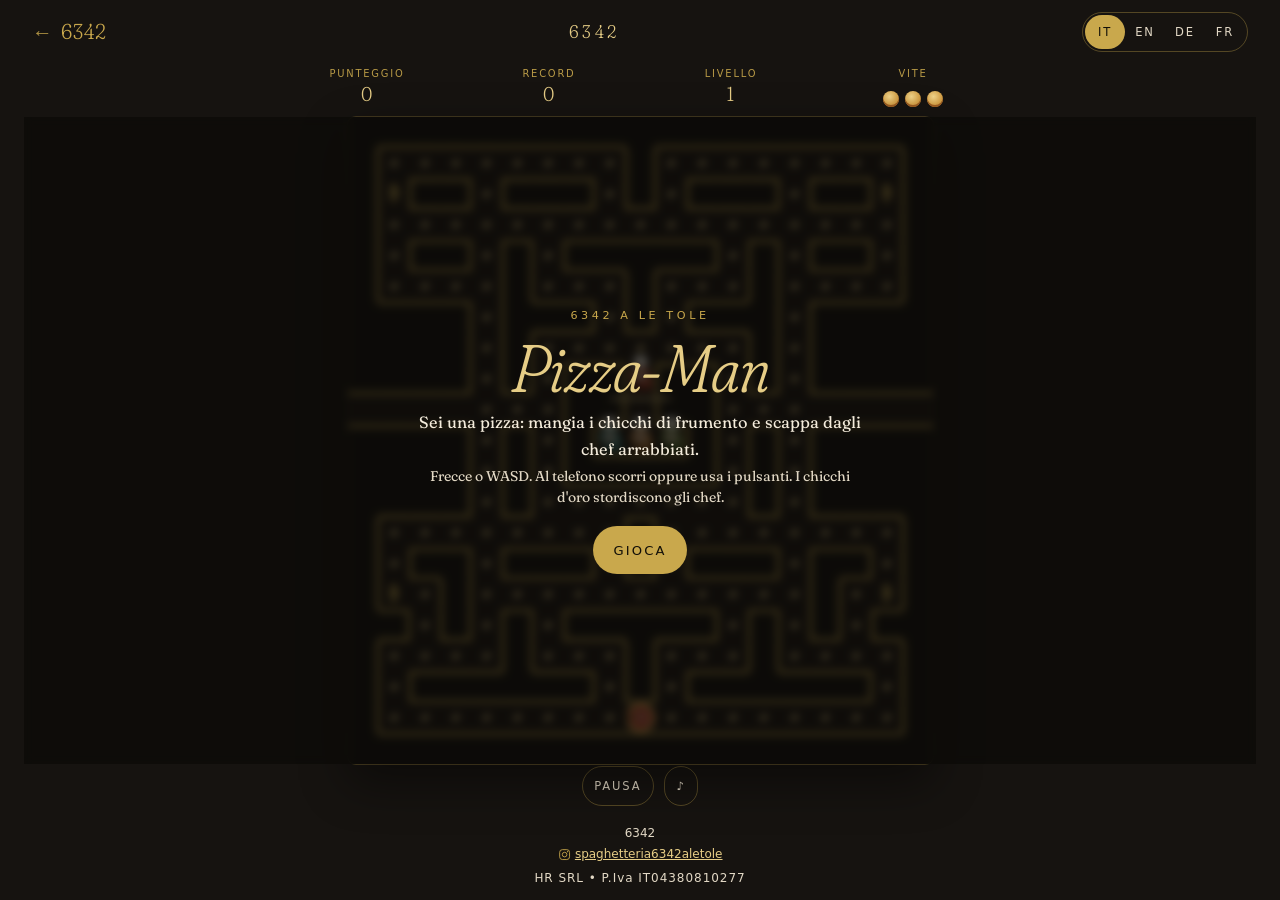
<file: gioco.html>
<!doctype html>
<html lang="it" data-base="">
<head>
<meta charset="utf-8">
<meta name="viewport" content="width=device-width, initial-scale=1, viewport-fit=cover">
<title>Pizza-Man · Spaghetteria 6342 a le Tole, Venezia</title>
<meta name="description" content="Un giochino di 6342: sei una pizza, scappi dagli chef e mangi i chicchi di frumento.">
<!-- BOZZA: togliere noindex alla pubblicazione -->
<meta name="robots" content="noindex, nofollow">
<link rel="canonical" href="https://www.6342aletole.it/gioco.html">
<link rel="alternate" hreflang="it" href="https://www.6342aletole.it/gioco.html">
<link rel="alternate" hreflang="en" href="https://www.6342aletole.it/en/gioco.html">
<link rel="alternate" hreflang="de" href="https://www.6342aletole.it/de/gioco.html">
<link rel="alternate" hreflang="fr" href="https://www.6342aletole.it/fr/gioco.html">
<link rel="alternate" hreflang="x-default" href="https://www.6342aletole.it/gioco.html">
<meta name="theme-color" content="#161310">
<meta property="og:type" content="website">
<meta property="og:site_name" content="Spaghetteria 6342 a le Tole">
<meta property="og:title" content="Pizza-Man · 6342 a le Tole, Venezia">
<meta property="og:description" content="Sei una pizza: mangia i chicchi di frumento e scappa dagli chef arrabbiati.">
<meta property="og:url" content="https://www.6342aletole.it/gioco.html">
<meta property="og:image" content="https://www.6342aletole.it/assets/img/brand/og-6342.jpg">
<meta property="og:locale" content="it_IT"><meta property="og:locale:alternate" content="en_GB"><meta property="og:locale:alternate" content="de_DE"><meta property="og:locale:alternate" content="fr_FR">
<meta name="twitter:card" content="summary_large_image">
<link rel="icon" href="favicon.ico" sizes="any">
<link rel="icon" type="image/png" sizes="192x192" href="icon-192.png">
<link rel="apple-touch-icon" href="apple-touch-icon.png">
<link rel="manifest" href="site.webmanifest">
<link rel="stylesheet" href="assets/css/base.css">
<link rel="stylesheet" href="assets/css/gioco.css">
<script defer src="assets/js/gioco.js"></script>
</head>
<body class="gioco-page">
<a class="skip-link" href="#gioco">Vai al gioco</a>
<header class="g-top">
 <a class="back" href="index.html"><span aria-hidden="true">←</span> 6342</a>
 <p class="g-brand">6342</p>
 <nav class="lang" aria-label="Lingua"><a href="gioco.html" hreflang="it" lang="it" title="Italiano" aria-current="page">IT</a><a href="en/gioco.html" hreflang="en" lang="en" title="English">EN</a><a href="de/gioco.html" hreflang="de" lang="de" title="Deutsch">DE</a><a href="fr/gioco.html" hreflang="fr" lang="fr" title="Français">FR</a></nav>
</header>
<main id="gioco" class="g-main">
 <div class="g-hud">
  <div><span>Punteggio</span><strong id="sc-score">0</strong></div>
  <div><span>Record</span><strong id="sc-hi">0</strong></div>
  <div><span>Livello</span><strong id="sc-lv">1</strong></div>
  <div><span>Vite</span><div class="g-lives" id="sc-lives" aria-label="Vite"></div></div>
 </div>
 <div class="g-stage">
  <canvas id="g-canvas" width="608" height="672" aria-label="Campo di gioco Pizza-Man">Pizza-Man</canvas>
  <div class="g-overlay" id="g-overlay">
   <div class="g-card" id="g-title-card">
    <p class="g-kicker">6342 a le Tole</p>
    <h1>Pizza-Man</h1>
    <p class="g-sub">Sei una pizza: mangia i chicchi di frumento e scappa dagli chef arrabbiati.</p>
    <p class="g-help">Frecce o WASD. Al telefono scorri oppure usa i pulsanti. I chicchi d'oro stordiscono gli chef.</p>
    <button type="button" class="btn btn-oro" id="btn-play">Gioca</button>
   </div>
   <div class="g-card" id="g-msg-card" hidden>
    <p class="g-msg" id="g-msg"></p>
    <button type="button" class="btn btn-oro" id="btn-msg">Riprendi</button>
   </div>
  </div>
 </div>
 <div class="g-pad" id="g-pad" aria-label="Comandi">
  <button type="button" data-dir="up" aria-label="Su">▲</button>
  <button type="button" data-dir="left" aria-label="Sinistra">◀</button>
  <button type="button" data-dir="right" aria-label="Destra">▶</button>
  <button type="button" data-dir="down" aria-label="Giù">▼</button>
 </div>
 <div class="g-tools">
  <button type="button" id="btn-pause">Pausa</button>
  <button type="button" id="btn-mute" aria-label="Suono" aria-pressed="false">♪</button>
 </div>
</main>
<footer class="g-foot">
 <p>6342</p>
 <p><a class="ig-handle" href="https://www.instagram.com/spaghetteria6342aletole/" target="_blank" rel="noopener" aria-label="Instagram spaghetteria6342aletole"><svg viewBox="0 0 24 24" width="20" height="20" aria-hidden="true" focusable="false"><rect x="3" y="3" width="18" height="18" rx="5" fill="none" stroke="currentColor" stroke-width="1.6"/><circle cx="12" cy="12" r="4.2" fill="none" stroke="currentColor" stroke-width="1.6"/><circle cx="17.4" cy="6.6" r="1.1" fill="currentColor"/></svg>spaghetteria6342aletole</a></p>
 <p class="legal">HR SRL • P.Iva IT04380810277</p>
</footer>
</body>
</html>
</file>
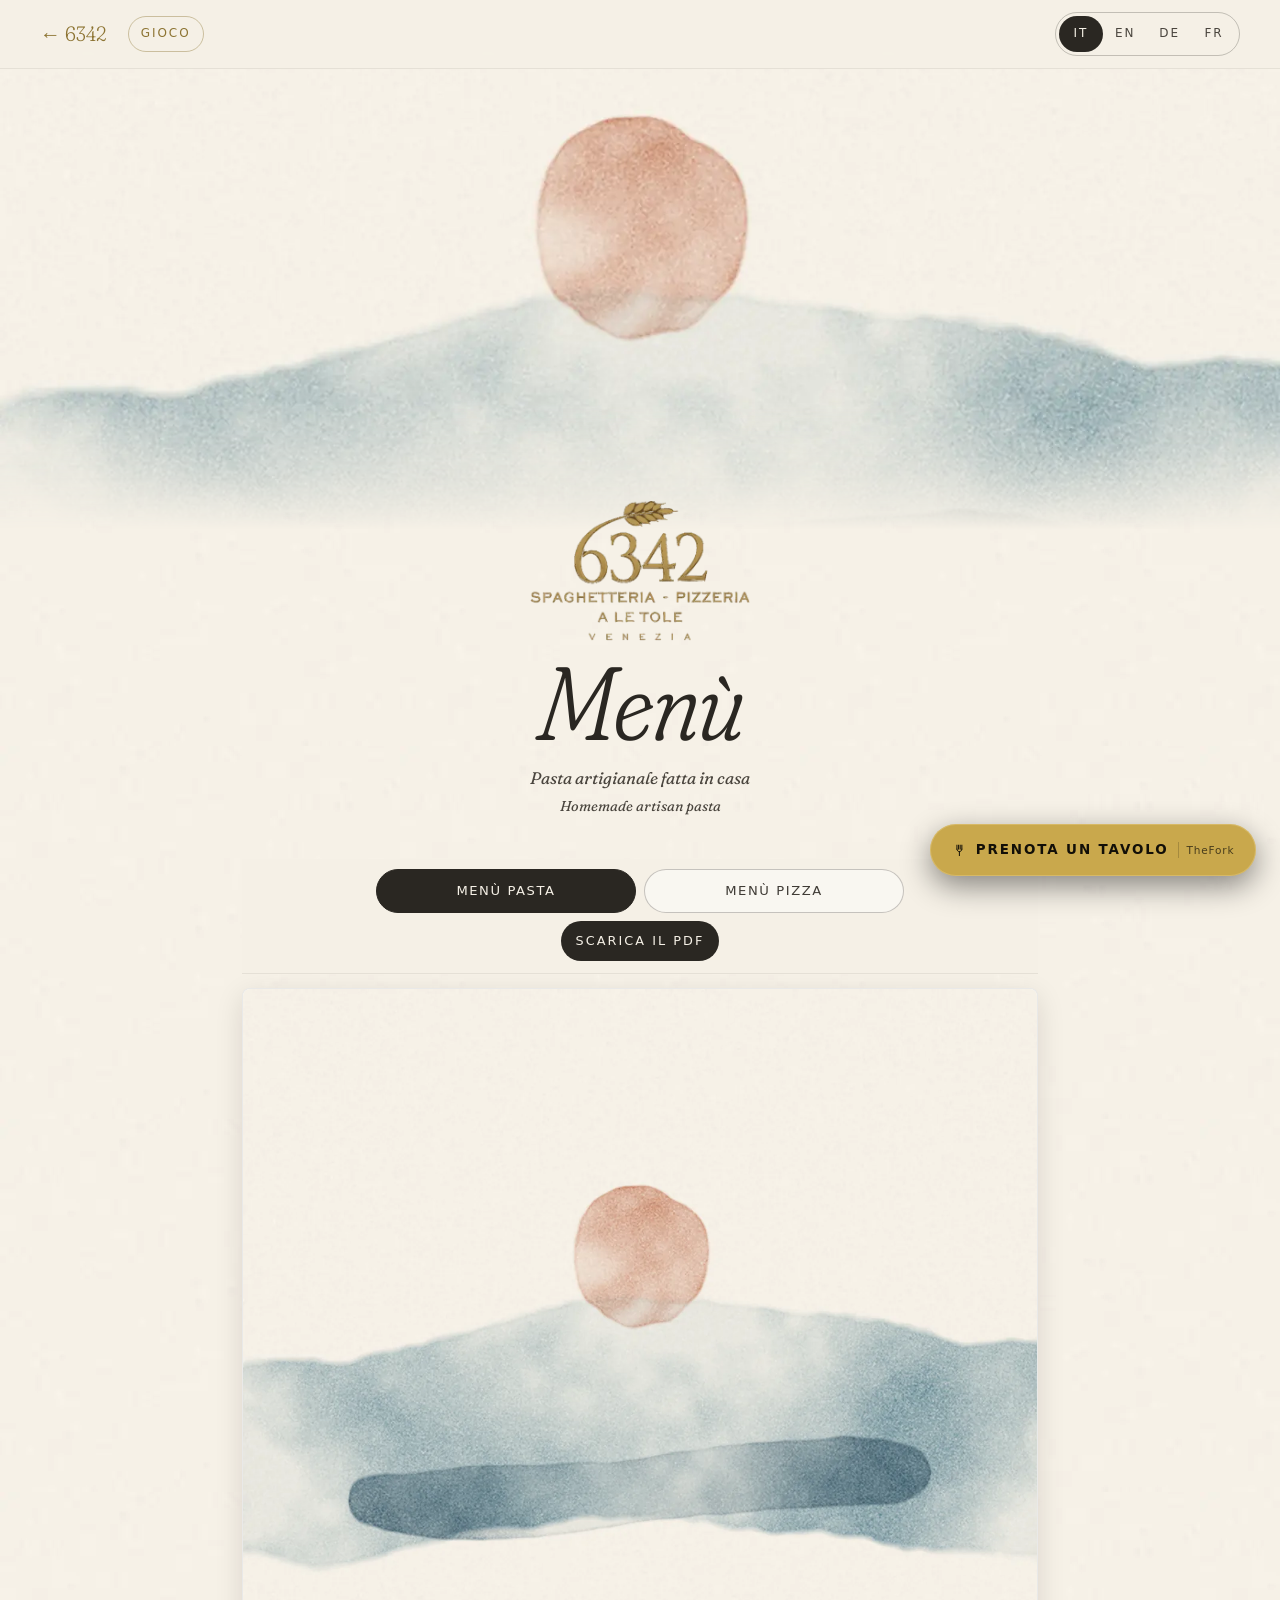
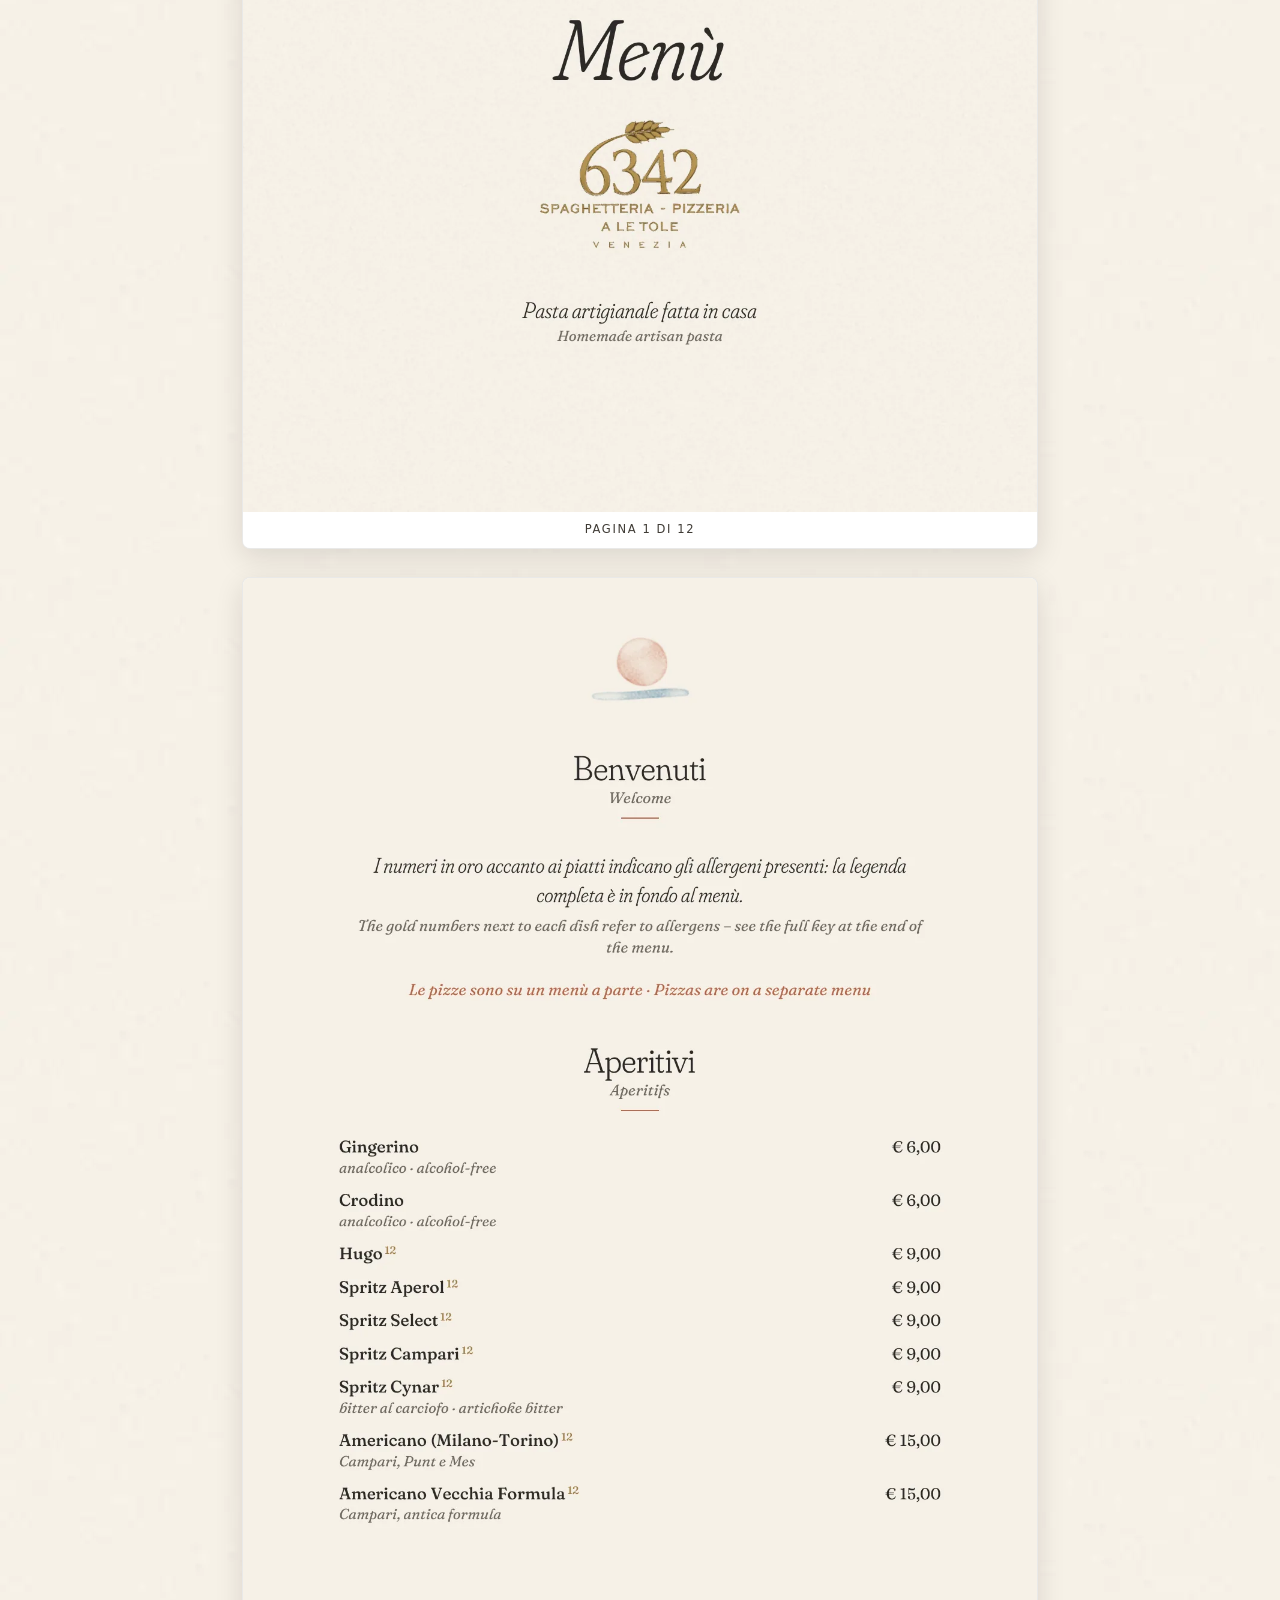
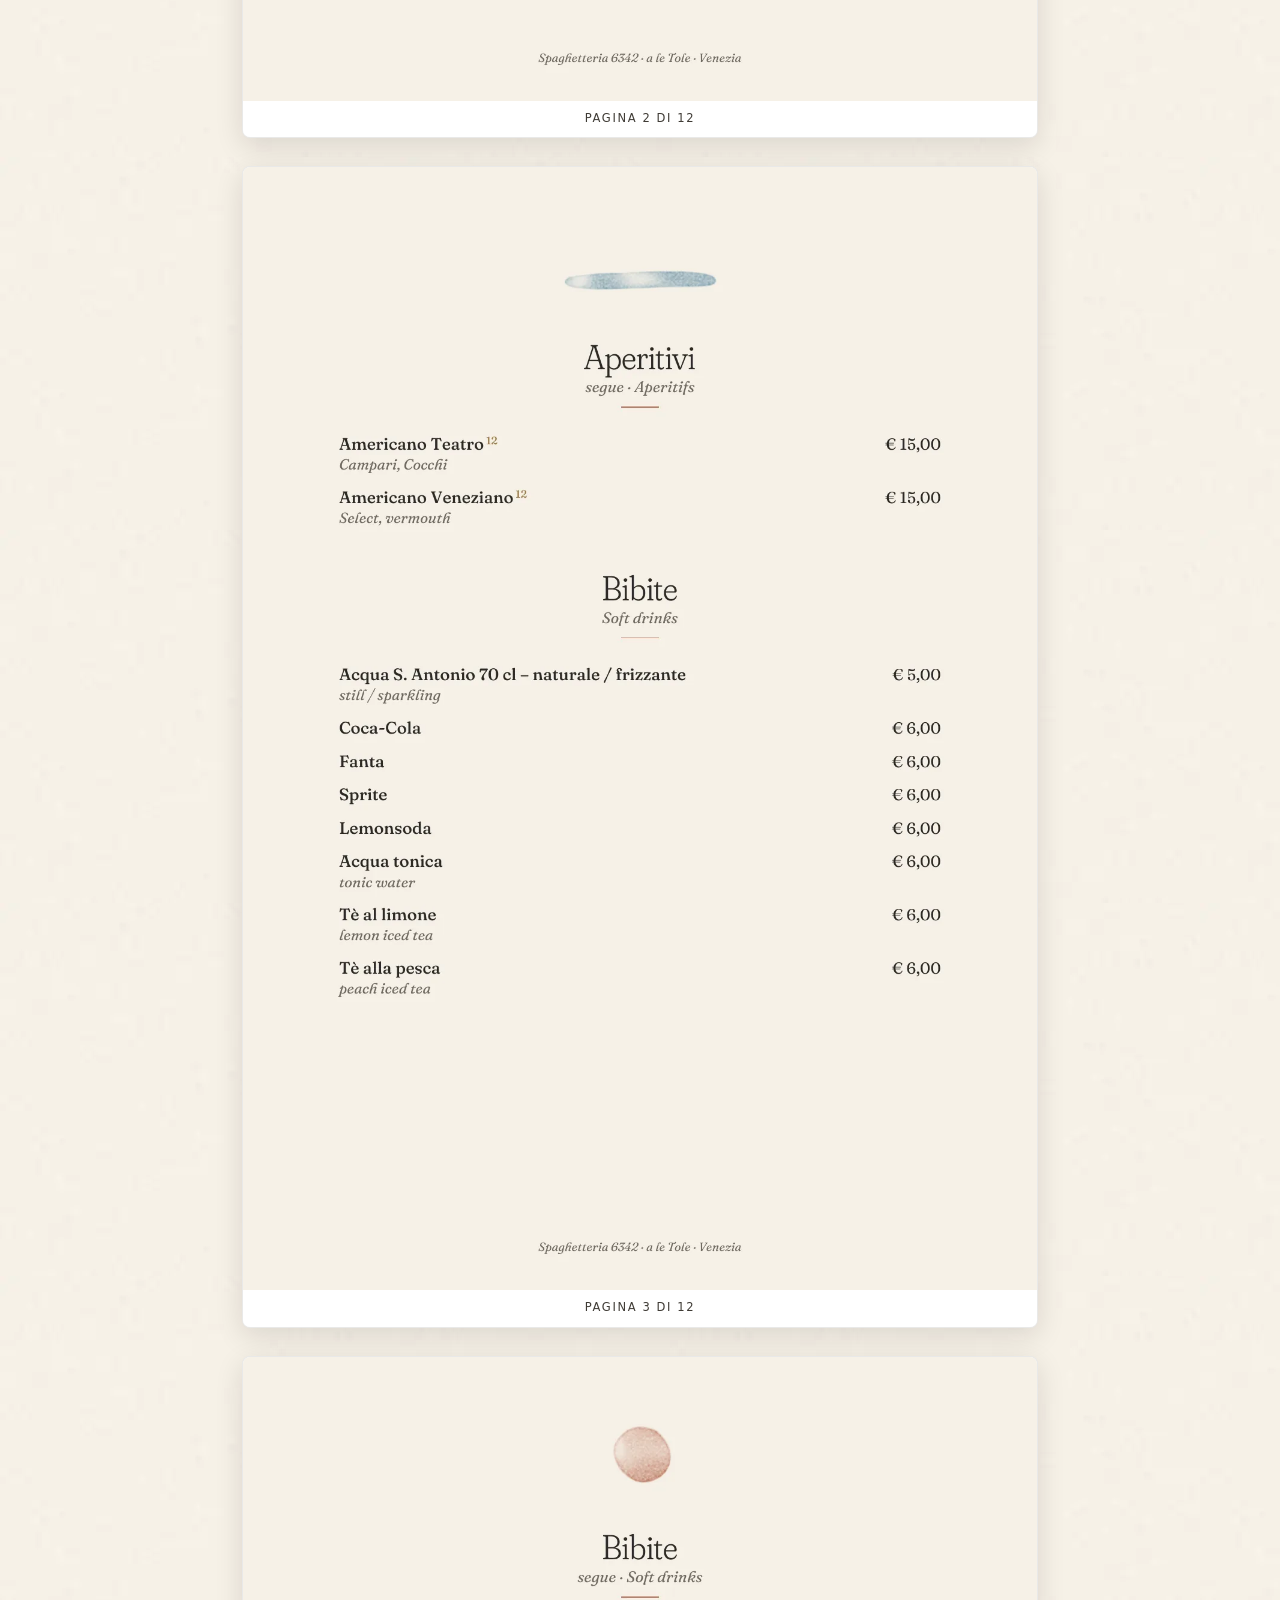
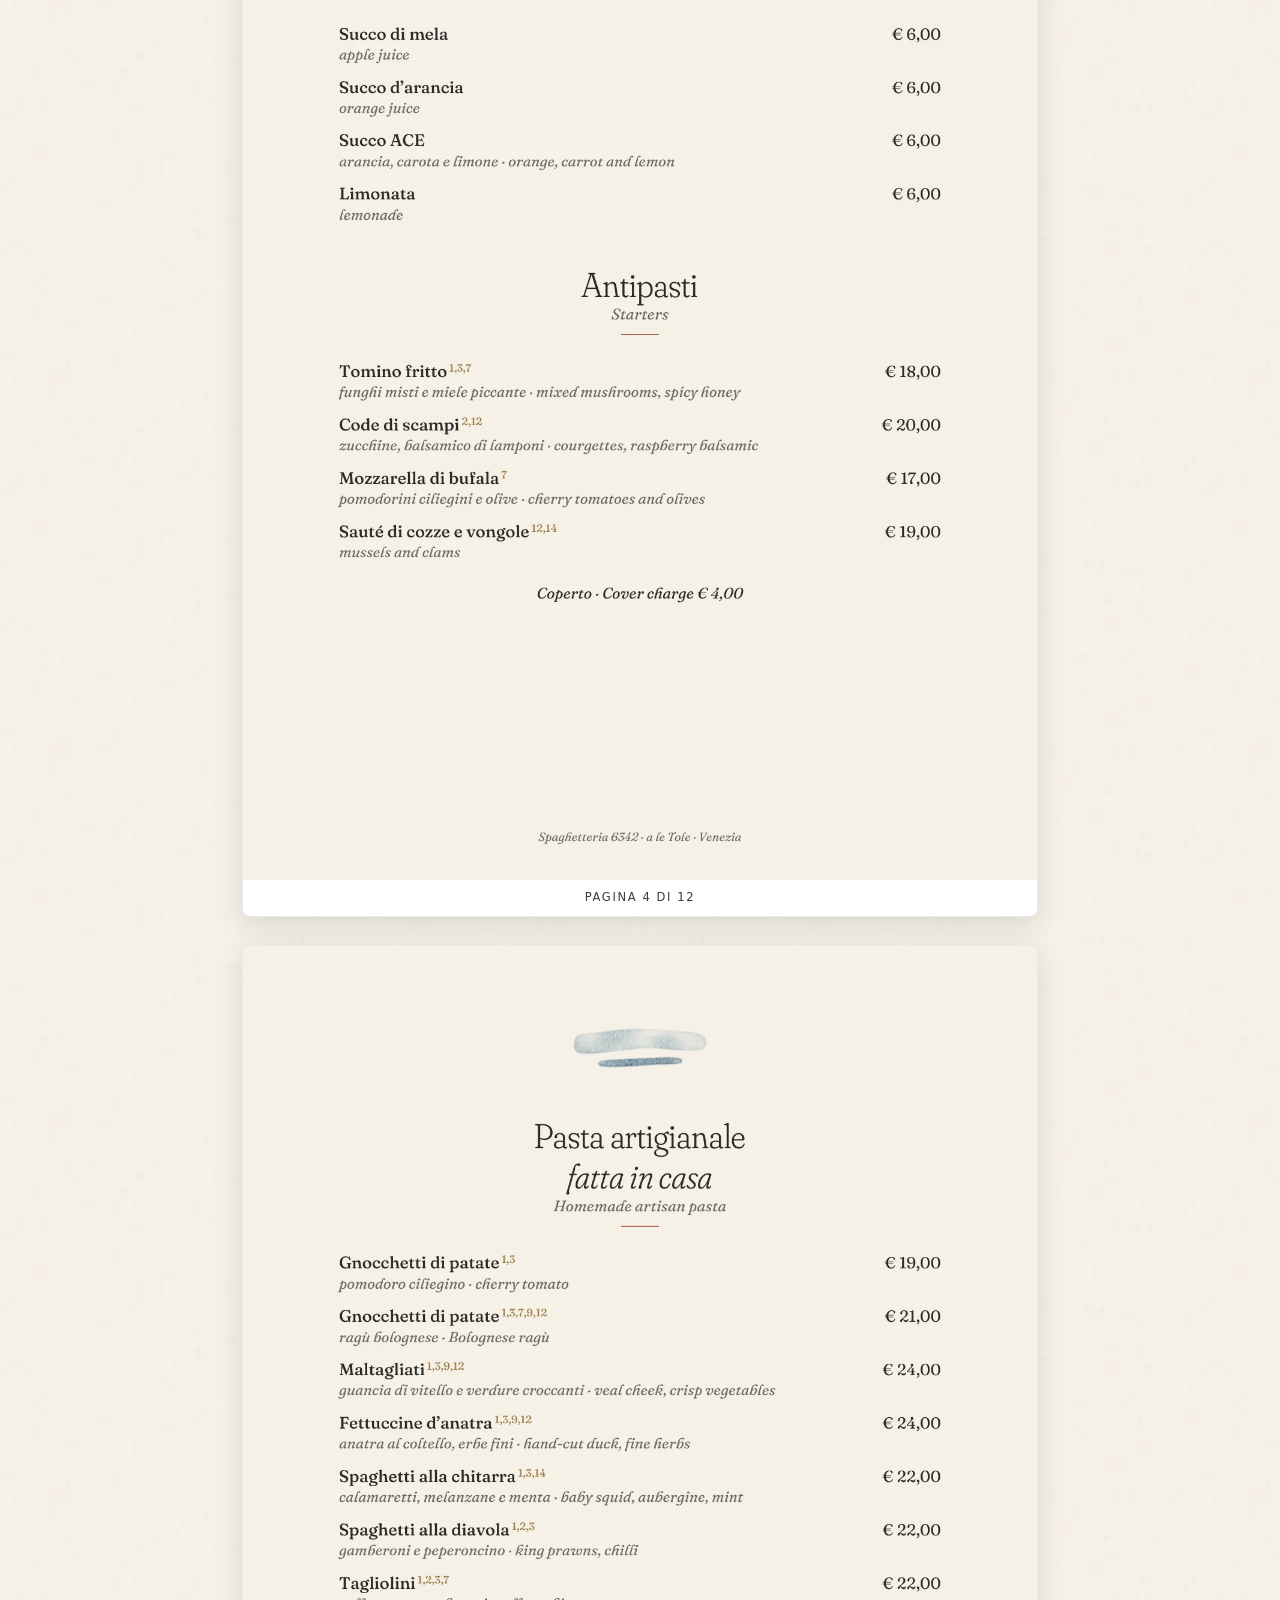
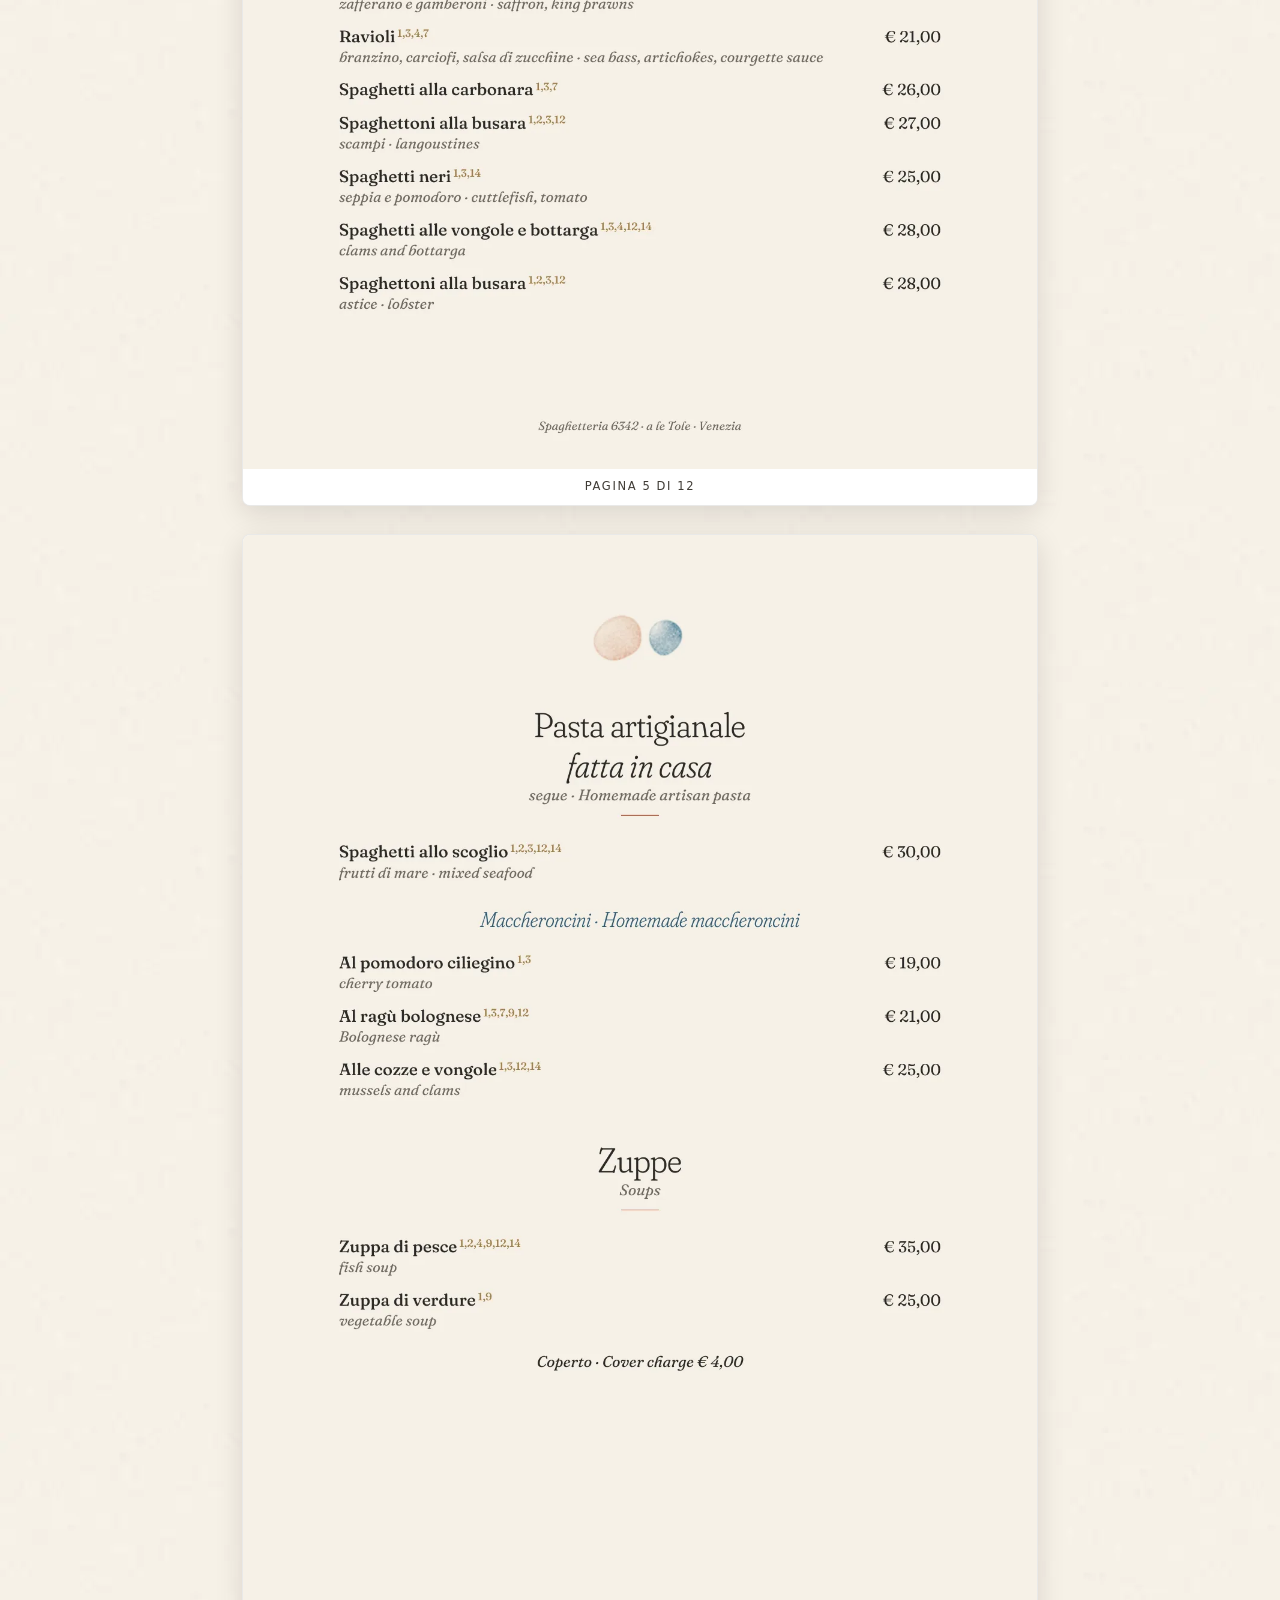
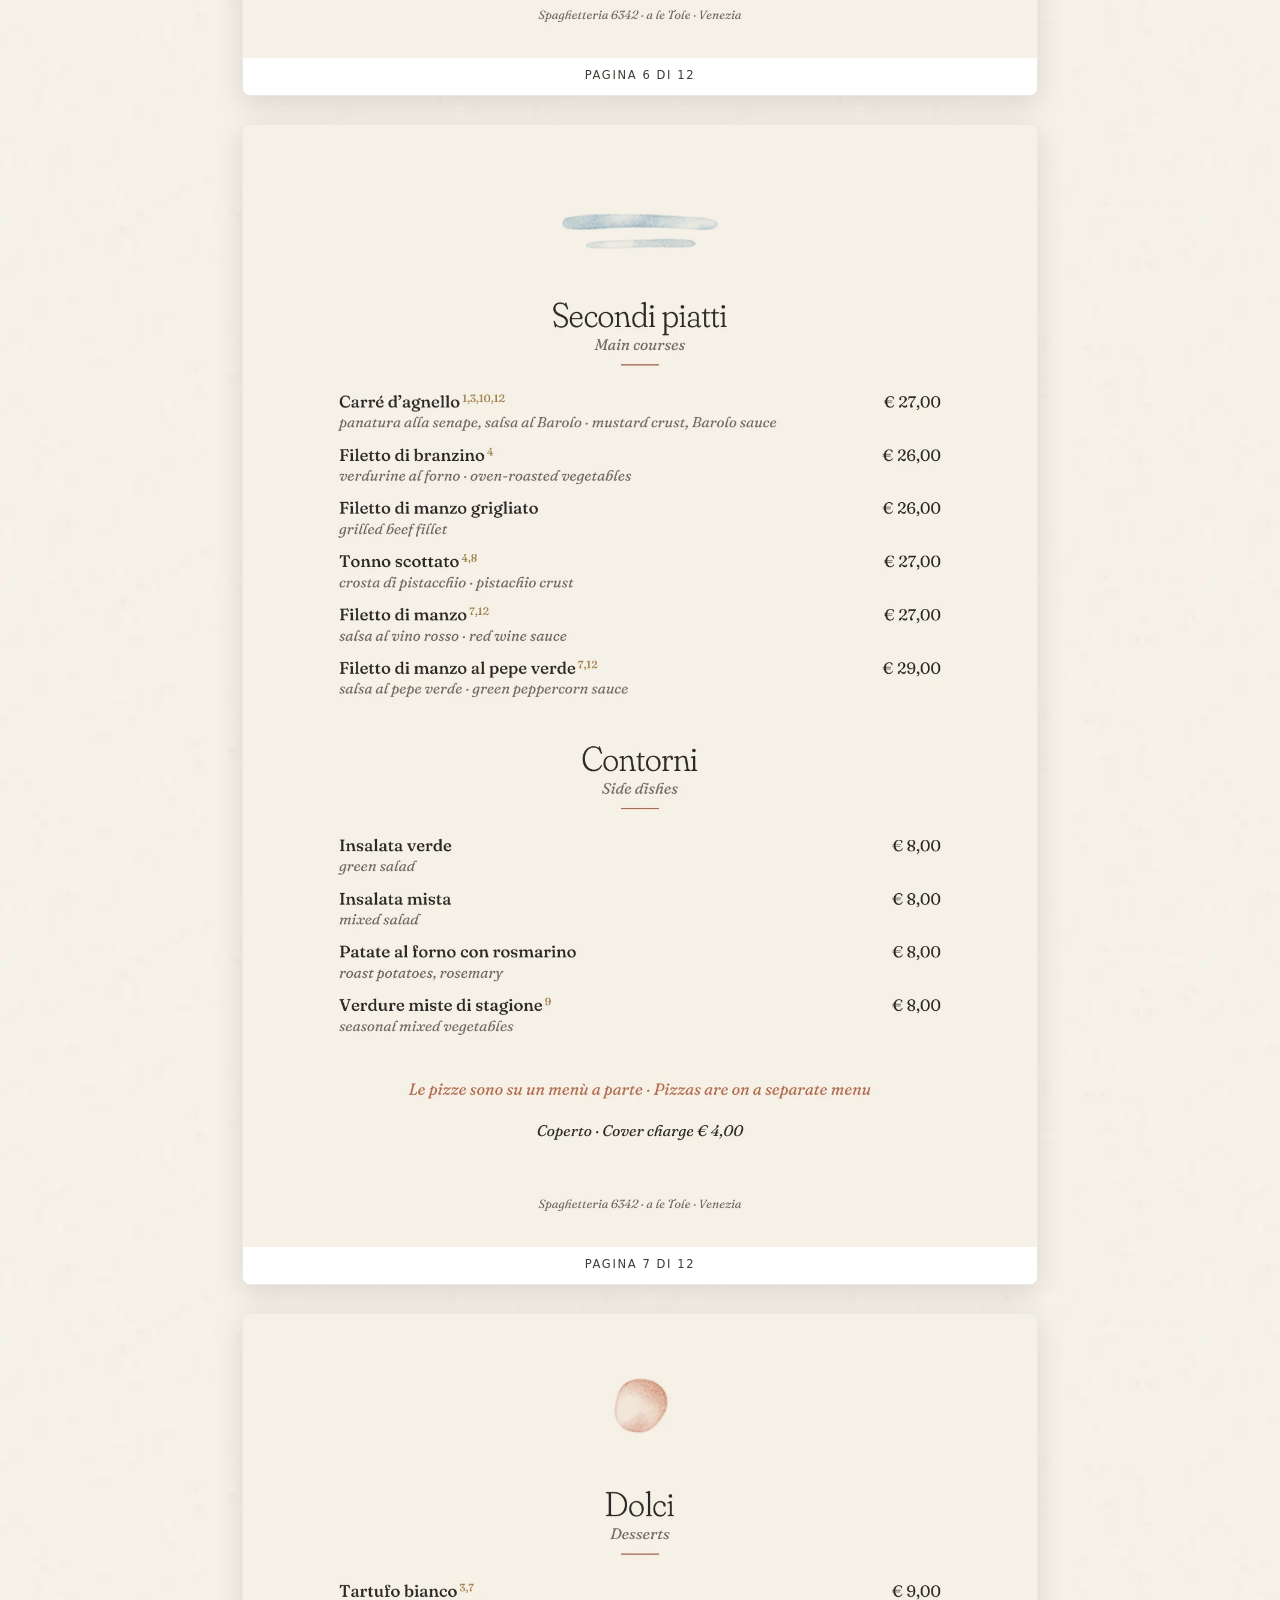
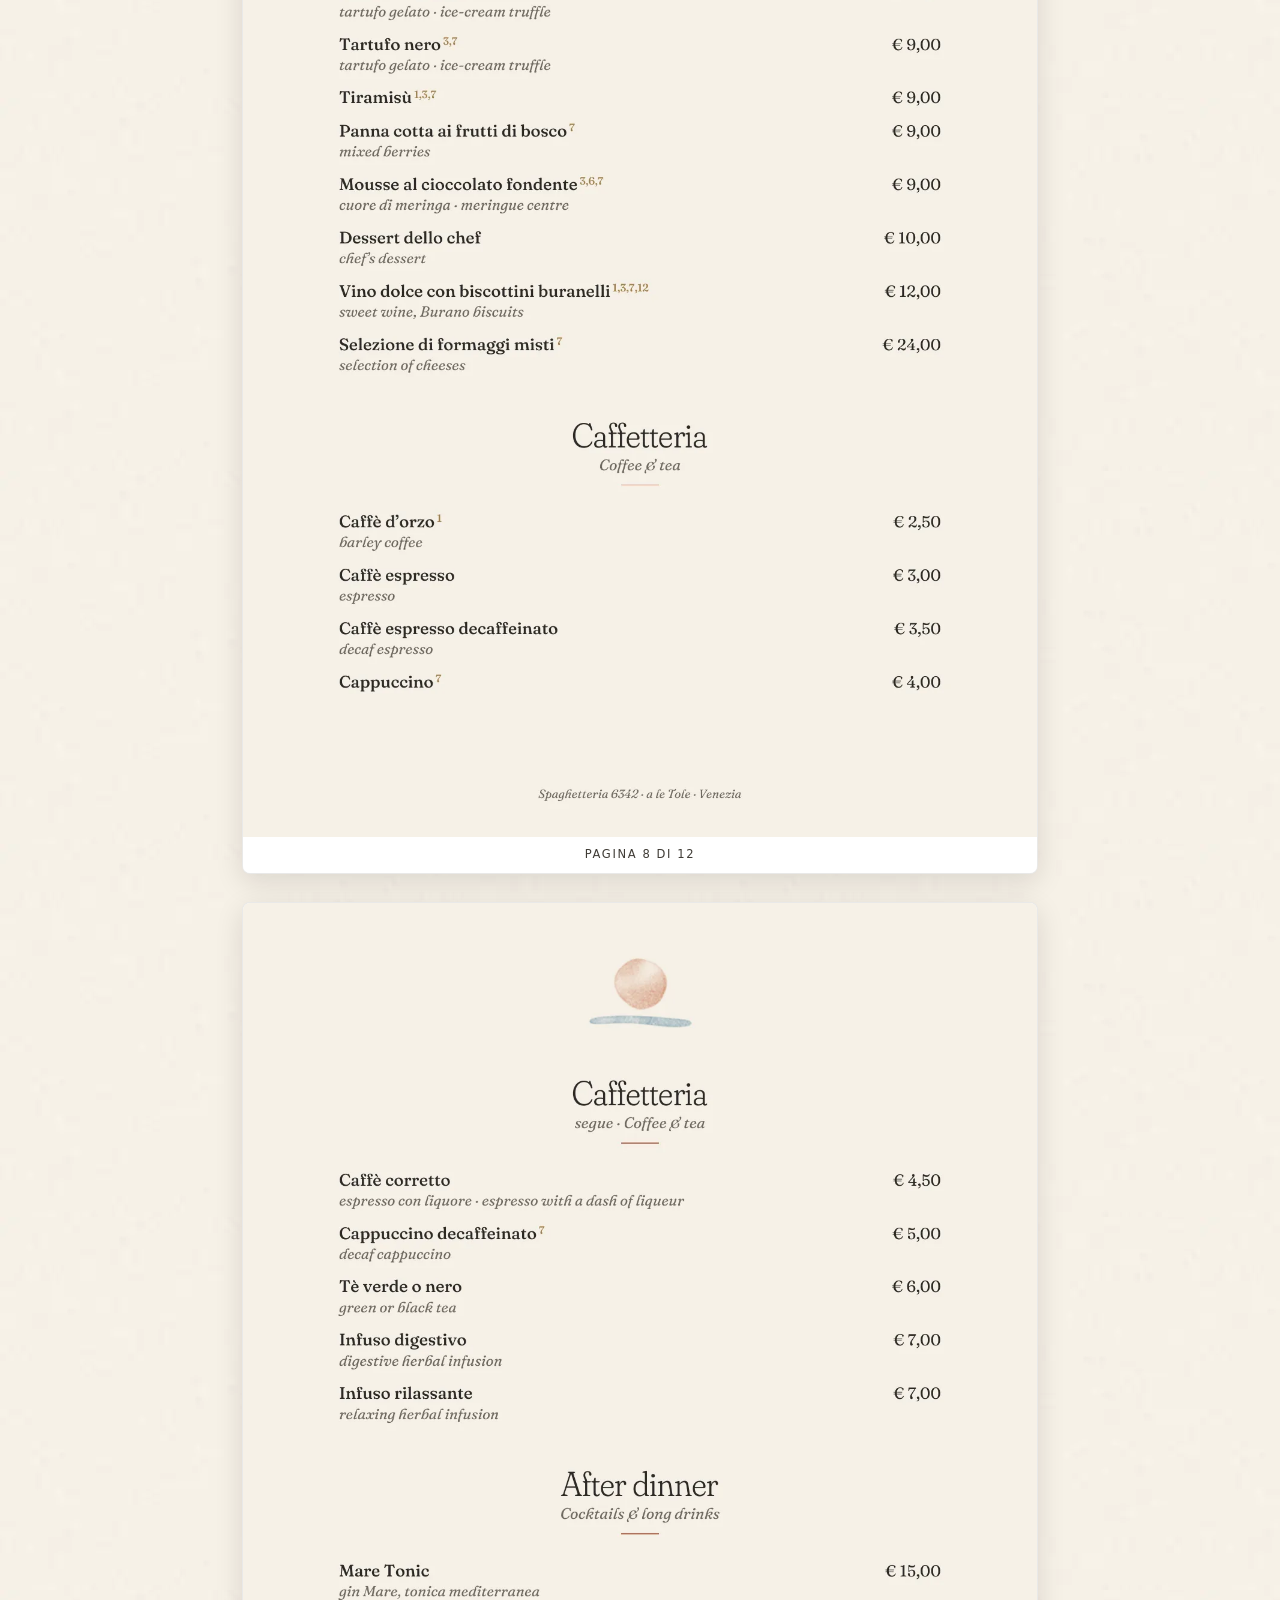
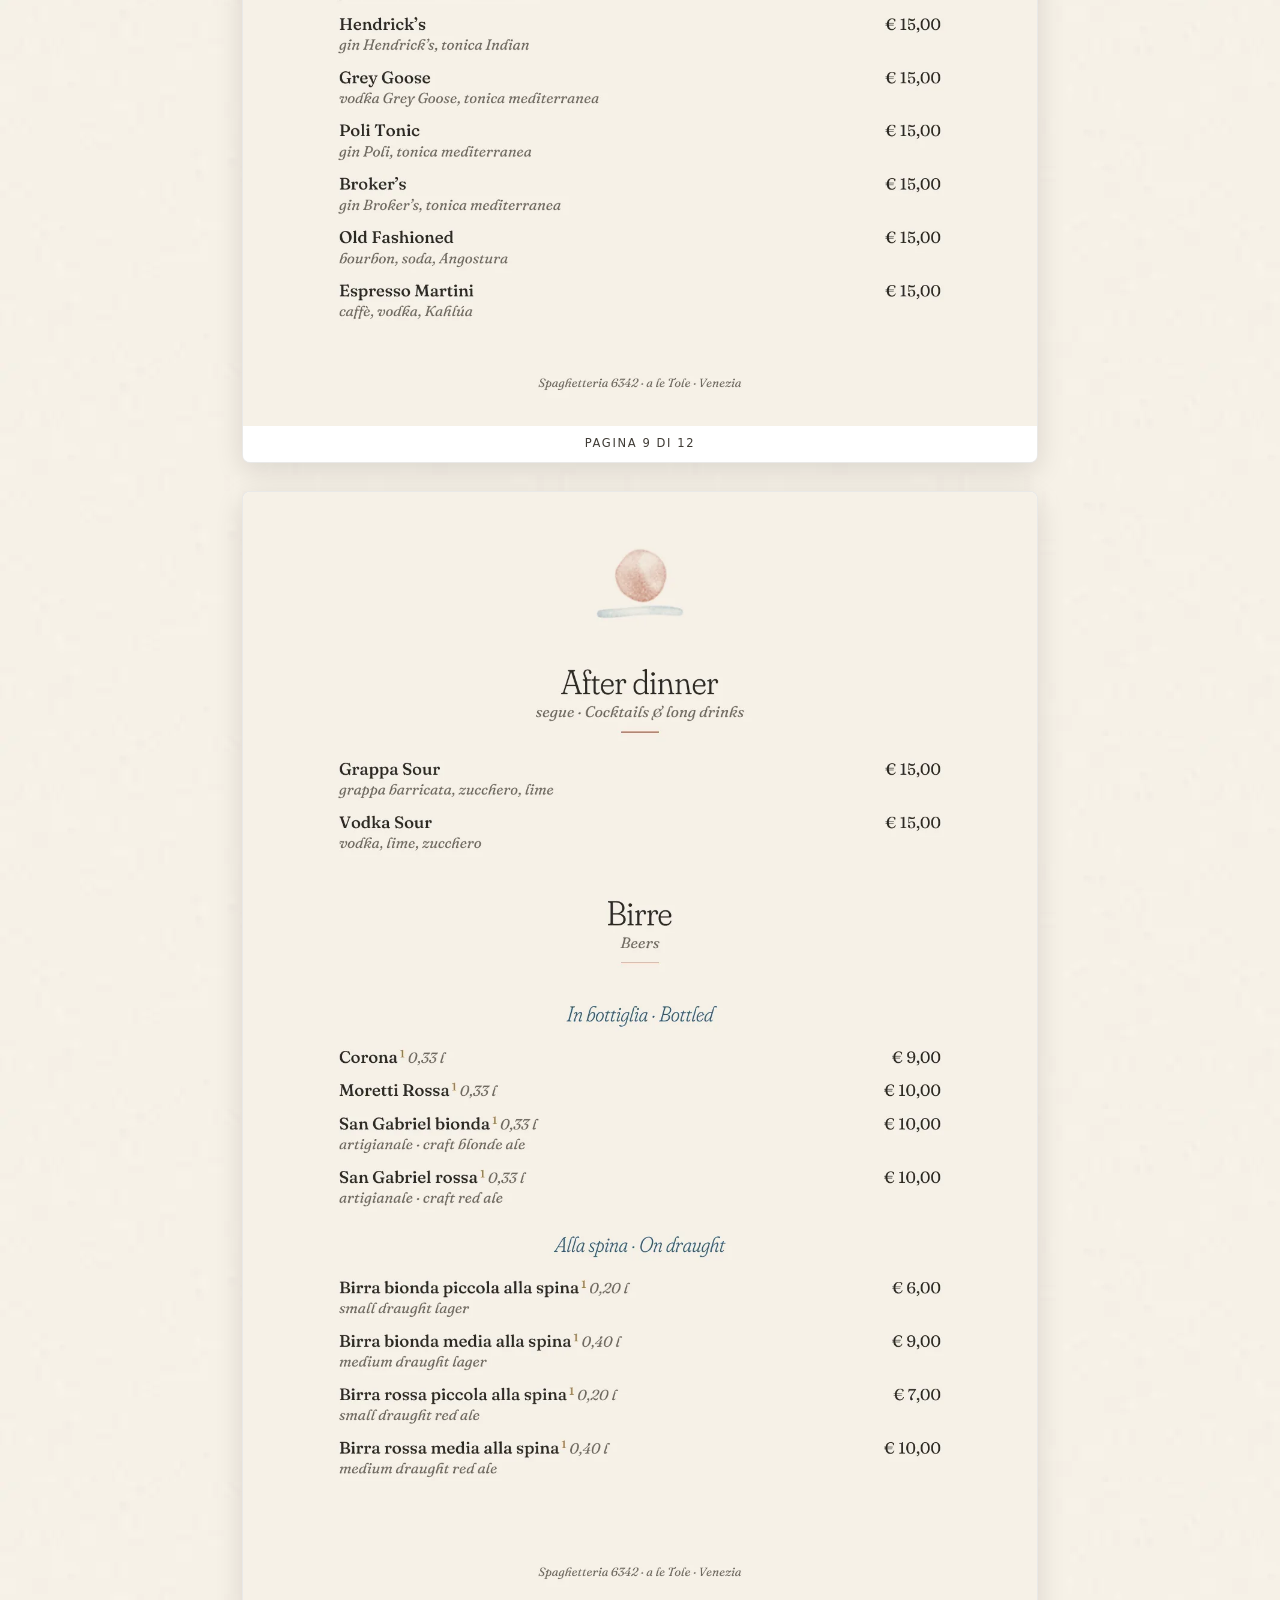
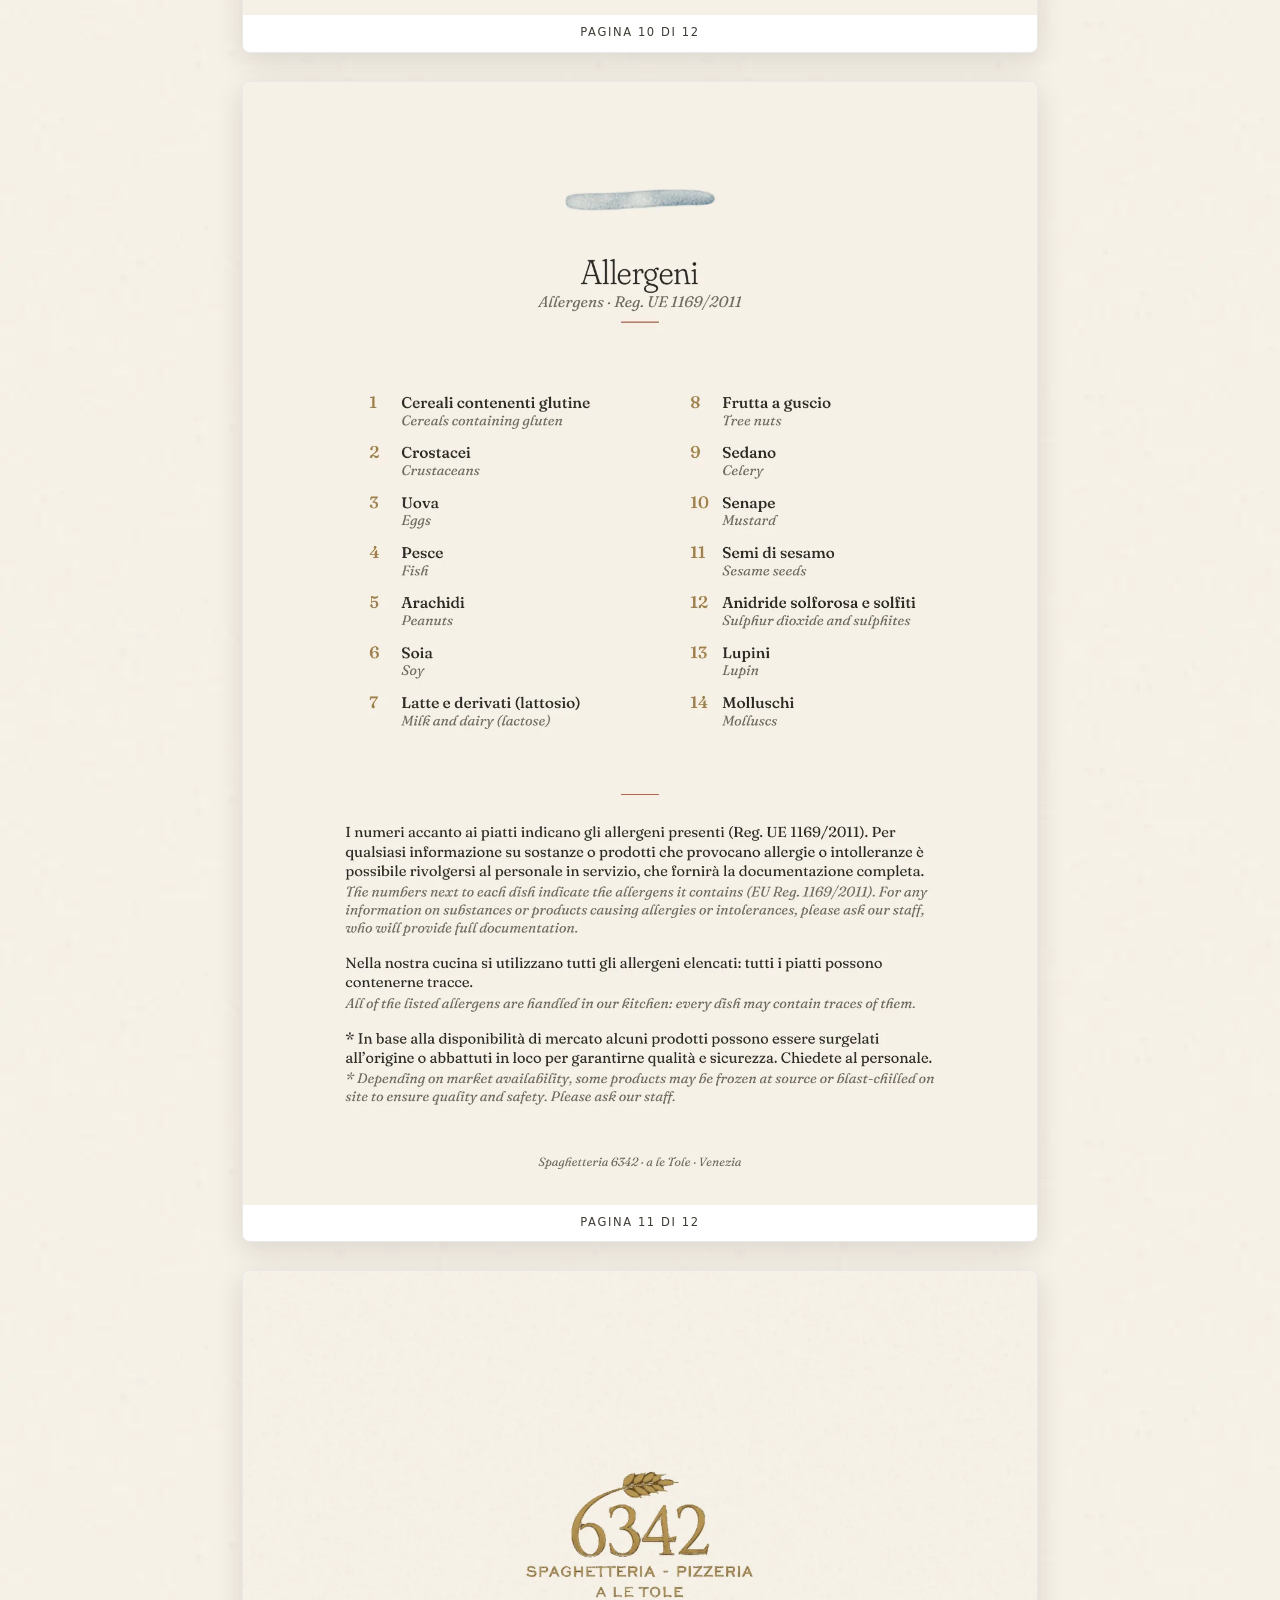
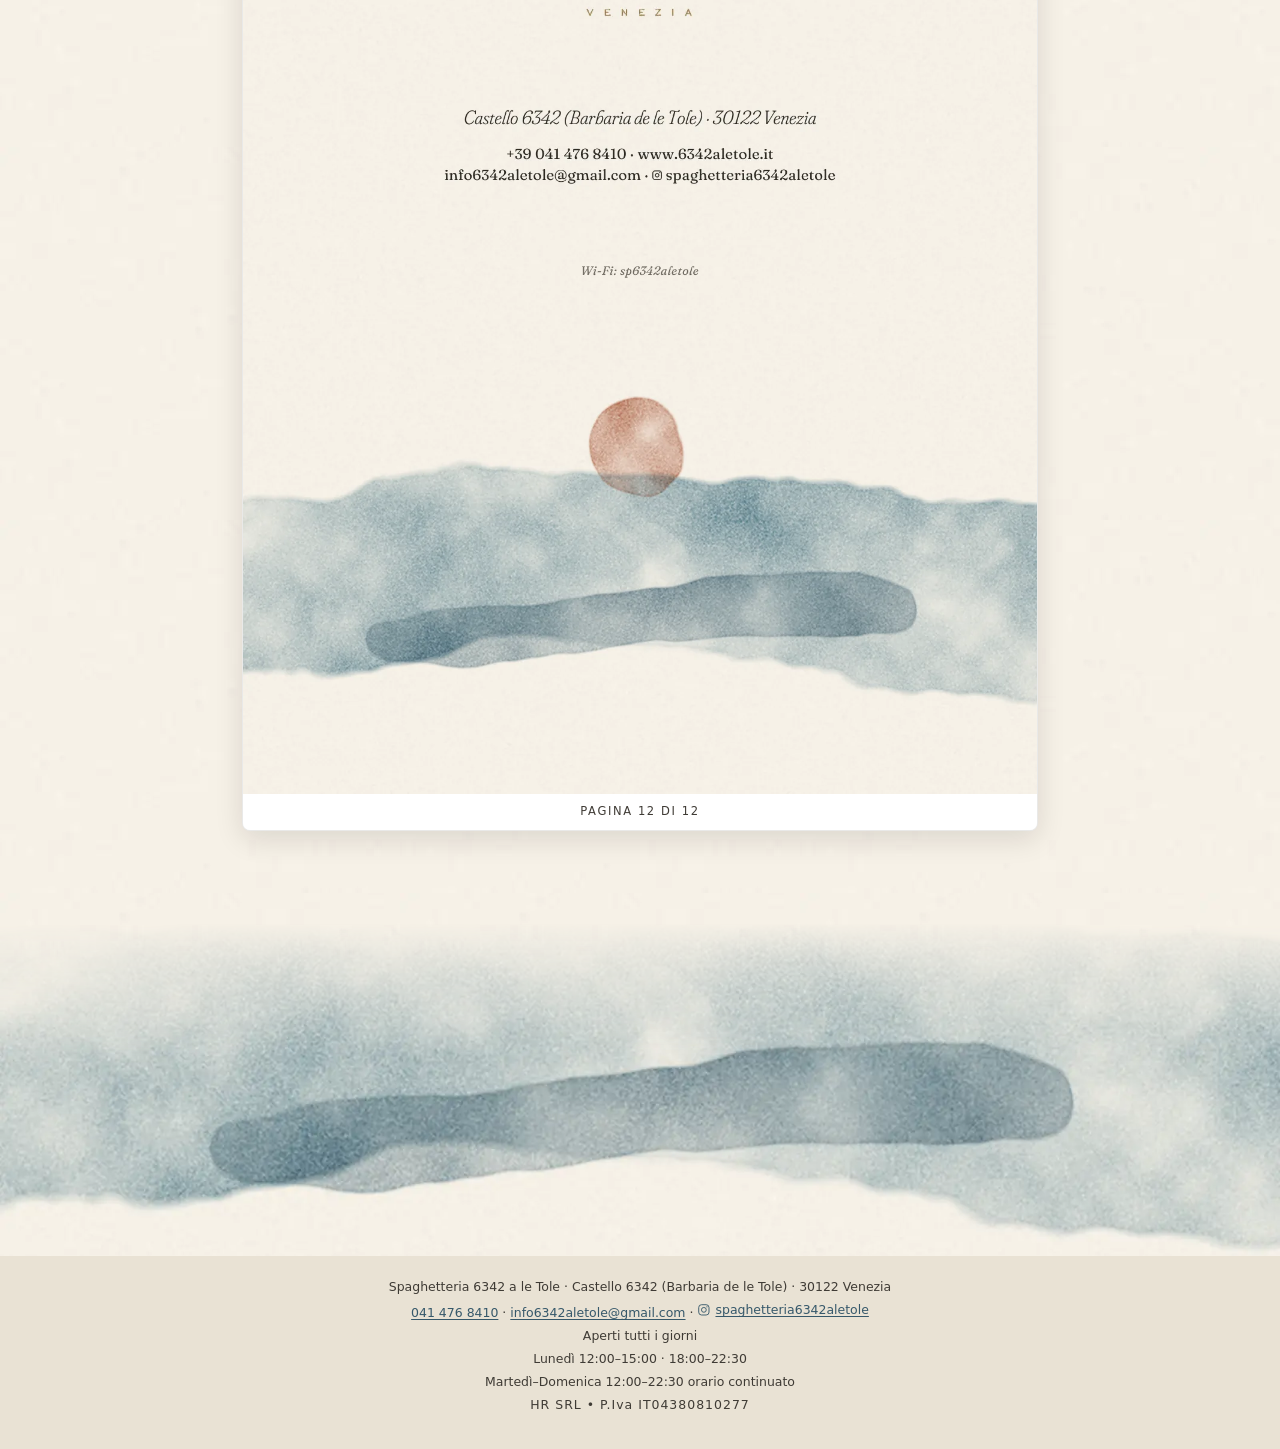
<file: menu.html>
<!doctype html>
<html lang="it" data-base="">
<head>
<meta charset="utf-8">
<meta name="viewport" content="width=device-width, initial-scale=1, viewport-fit=cover">
<title>Menù · Spaghetteria 6342 a le Tole, Venezia · pasta fresca e pizza</title>
<meta name="description" content="Il menù di Spaghetteria 6342 a le Tole: pasta artigianale fatta in casa, pizze, secondi, dolci, aperitivi e after dinner. Prezzi e allergeni, in italiano, inglese, tedesco e francese.">
<!-- BOZZA: togliere noindex alla pubblicazione -->
<meta name="robots" content="noindex, nofollow">
<link rel="canonical" href="https://www.6342aletole.it/menu.html">
<link rel="alternate" hreflang="it" href="https://www.6342aletole.it/menu.html">
<link rel="alternate" hreflang="en" href="https://www.6342aletole.it/en/menu.html">
<link rel="alternate" hreflang="de" href="https://www.6342aletole.it/de/menu.html">
<link rel="alternate" hreflang="fr" href="https://www.6342aletole.it/fr/menu.html">
<link rel="alternate" hreflang="x-default" href="https://www.6342aletole.it/menu.html">
<meta name="theme-color" content="#f5f0e6">
<meta property="og:type" content="website">
<meta property="og:site_name" content="Spaghetteria 6342 a le Tole">
<meta property="og:title" content="Menù · 6342 a le Tole, Venezia">
<meta property="og:description" content="Pasta artigianale fatta in casa, pizze e dolci. Il menù ad acquerello, in italiano, inglese, tedesco e francese.">
<meta property="og:url" content="https://www.6342aletole.it/menu.html">
<meta property="og:image" content="https://www.6342aletole.it/assets/img/brand/og-6342.jpg">
<meta property="og:locale" content="it_IT"><meta property="og:locale:alternate" content="en_GB"><meta property="og:locale:alternate" content="de_DE"><meta property="og:locale:alternate" content="fr_FR">
<meta name="twitter:card" content="summary_large_image">
<link rel="icon" href="favicon.ico" sizes="any">
<link rel="icon" type="image/png" sizes="192x192" href="icon-192.png">
<link rel="apple-touch-icon" href="apple-touch-icon.png">
<link rel="manifest" href="site.webmanifest">
<link rel="preload" as="image" type="image/webp" href="assets/img/menu/pasta/pagina-01.webp" fetchpriority="high">
<link rel="stylesheet" href="assets/css/base.css">
<link rel="stylesheet" href="assets/css/menu.css">
<script>document.documentElement.setAttribute('data-menu',location.hash==='#pizza'?'pizza':'pasta');</script>
<script defer src="assets/js/menu.classic.js"></script>
<!--LD-MENU-->
<script type="application/ld+json">{"@context":"https://schema.org","@type":"Menu","@id":"https://www.6342aletole.it/menu.html#menu","name":"Menù · Spaghetteria 6342 a le Tole","url":"https://www.6342aletole.it/menu.html","inLanguage":"it","hasMenuSection":[{"@type":"MenuSection","name":"Menù Pasta","url":"https://www.6342aletole.it/menu.html#pasta"},{"@type":"MenuSection","name":"Menù Pizza","url":"https://www.6342aletole.it/menu.html#pizza"}]}</script>
<!--/LD-MENU-->
</head>
<body class="menu-page">
<a class="skip-link" href="#menu-root">Vai al menù</a>
<header class="mtop">
 <div class="mtop-left">
  <a class="back" href="index.html" data-ui-label="home"><span aria-hidden="true">←</span> 6342</a>
  <a class="g-link" href="gioco.html">Gioco</a>
 </div>
 <nav class="lang" aria-label="Lingua / Language"><a href="menu.html" hreflang="it" lang="it" title="Italiano" aria-current="page">IT</a><a href="en/menu.html" hreflang="en" lang="en" title="English">EN</a><a href="de/menu.html" hreflang="de" lang="de" title="Deutsch">DE</a><a href="fr/menu.html" hreflang="fr" lang="fr" title="Français">FR</a></nav>
</header>

<section class="mhero">
 <div class="mhero-laguna" aria-hidden="true"></div>
 <img class="mhero-logo" src="assets/img/brand/logo-6342-oro-480.webp" srcset="assets/img/brand/logo-6342-oro-480.webp 480w, assets/img/brand/logo-6342-oro-720.webp 720w, assets/img/brand/logo-6342-oro-960.webp 960w" sizes="220px" width="480" height="308" alt="6342 Spaghetteria · Pizzeria · A le Tole · Venezia" fetchpriority="high">
 <h1 data-ui="titolo">Menù</h1>
 <p class="mhero-sub"><em>Pasta artigianale fatta in casa</em><br><span lang="en">Homemade artisan pasta</span></p>
</section>

<div class="mwrap menu-viewer" id="menu-root">
 <div class="menu-toolbar">
  <nav class="menu-tabs" aria-label="Scegli il menù">
   <a class="menu-tab" href="#pasta" id="tab-pasta">Menù Pasta</a>
   <a class="menu-tab" href="#pizza" id="tab-pizza">Menù Pizza</a>
  </nav>
  <a class="btn btn-inchiostro pdf-dl" id="dl-pasta" href="assets/pdf/menu-6342-pasta-A4.pdf" download>Scarica il PDF</a>
  <a class="btn btn-inchiostro pdf-dl" id="dl-pizza" href="assets/pdf/menu-6342-pizza-A4.pdf" download>Scarica il PDF</a>
 </div>
 <section id="pasta" class="menu-panel" aria-labelledby="tab-pasta">
  <div class="menu-pages" aria-label="Pagine del menù pasta">
   <figure class="menu-page">
    <img src="assets/img/menu/pasta/pagina-01.webp" width="1323" height="1871" alt="Menù Pasta, pagina 1 di 12" fetchpriority="high" >
    <figcaption>Pagina 1 di 12</figcaption>
   </figure>
   <figure class="menu-page">
    <img src="assets/img/menu/pasta/pagina-02.webp" width="1323" height="1871" alt="Menù Pasta, pagina 2 di 12" loading="lazy" decoding="async" >
    <figcaption>Pagina 2 di 12</figcaption>
   </figure>
   <figure class="menu-page">
    <img src="assets/img/menu/pasta/pagina-03.webp" width="1323" height="1871" alt="Menù Pasta, pagina 3 di 12" loading="lazy" decoding="async" >
    <figcaption>Pagina 3 di 12</figcaption>
   </figure>
   <figure class="menu-page">
    <img src="assets/img/menu/pasta/pagina-04.webp" width="1323" height="1871" alt="Menù Pasta, pagina 4 di 12" loading="lazy" decoding="async" >
    <figcaption>Pagina 4 di 12</figcaption>
   </figure>
   <figure class="menu-page">
    <img src="assets/img/menu/pasta/pagina-05.webp" width="1323" height="1871" alt="Menù Pasta, pagina 5 di 12" loading="lazy" decoding="async" >
    <figcaption>Pagina 5 di 12</figcaption>
   </figure>
   <figure class="menu-page">
    <img src="assets/img/menu/pasta/pagina-06.webp" width="1323" height="1871" alt="Menù Pasta, pagina 6 di 12" loading="lazy" decoding="async" >
    <figcaption>Pagina 6 di 12</figcaption>
   </figure>
   <figure class="menu-page">
    <img src="assets/img/menu/pasta/pagina-07.webp" width="1323" height="1871" alt="Menù Pasta, pagina 7 di 12" loading="lazy" decoding="async" >
    <figcaption>Pagina 7 di 12</figcaption>
   </figure>
   <figure class="menu-page">
    <img src="assets/img/menu/pasta/pagina-08.webp" width="1323" height="1871" alt="Menù Pasta, pagina 8 di 12" loading="lazy" decoding="async" >
    <figcaption>Pagina 8 di 12</figcaption>
   </figure>
   <figure class="menu-page">
    <img src="assets/img/menu/pasta/pagina-09.webp" width="1323" height="1871" alt="Menù Pasta, pagina 9 di 12" loading="lazy" decoding="async" >
    <figcaption>Pagina 9 di 12</figcaption>
   </figure>
   <figure class="menu-page">
    <img src="assets/img/menu/pasta/pagina-10.webp" width="1323" height="1871" alt="Menù Pasta, pagina 10 di 12" loading="lazy" decoding="async" >
    <figcaption>Pagina 10 di 12</figcaption>
   </figure>
   <figure class="menu-page">
    <img src="assets/img/menu/pasta/pagina-11.webp" width="1323" height="1871" alt="Menù Pasta, pagina 11 di 12" loading="lazy" decoding="async" >
    <figcaption>Pagina 11 di 12</figcaption>
   </figure>
   <figure class="menu-page">
    <img src="assets/img/menu/pasta/pagina-12.webp" width="1323" height="1871" alt="Menù Pasta, pagina 12 di 12" loading="lazy" decoding="async" >
    <figcaption>Pagina 12 di 12</figcaption>
   </figure>
  </div>
 </section>
 <section id="pizza" class="menu-panel" aria-labelledby="tab-pizza">
  <div class="menu-pages" aria-label="Pagine del menù pizza">
   <figure class="menu-page">
    <img src="assets/img/menu/pizza/pagina-01.webp" width="1323" height="1871" alt="Menù Pizza, pagina 1 di 6" fetchpriority="high" >
    <figcaption>Pagina 1 di 6</figcaption>
   </figure>
   <figure class="menu-page">
    <img src="assets/img/menu/pizza/pagina-02.webp" width="1323" height="1871" alt="Menù Pizza, pagina 2 di 6" loading="lazy" decoding="async" >
    <figcaption>Pagina 2 di 6</figcaption>
   </figure>
   <figure class="menu-page">
    <img src="assets/img/menu/pizza/pagina-03.webp" width="1323" height="1871" alt="Menù Pizza, pagina 3 di 6" loading="lazy" decoding="async" >
    <figcaption>Pagina 3 di 6</figcaption>
   </figure>
   <figure class="menu-page">
    <img src="assets/img/menu/pizza/pagina-04.webp" width="1323" height="1871" alt="Menù Pizza, pagina 4 di 6" loading="lazy" decoding="async" >
    <figcaption>Pagina 4 di 6</figcaption>
   </figure>
   <figure class="menu-page">
    <img src="assets/img/menu/pizza/pagina-05.webp" width="1323" height="1871" alt="Menù Pizza, pagina 5 di 6" loading="lazy" decoding="async" >
    <figcaption>Pagina 5 di 6</figcaption>
   </figure>
   <figure class="menu-page">
    <img src="assets/img/menu/pizza/pagina-06.webp" width="1323" height="1871" alt="Menù Pizza, pagina 6 di 6" loading="lazy" decoding="async" >
    <figcaption>Pagina 6 di 6</figcaption>
   </figure>
  </div>
 </section>
</div>
<div class="mretro" aria-hidden="true"></div>
<footer class="mfooter">
 <p>Spaghetteria 6342 a le Tole · Castello 6342 (Barbaria de le Tole) · 30122 Venezia</p>
 <p><a href="tel:+390414768410">041 476 8410</a> · <a href="mailto:info6342aletole@gmail.com">info6342aletole@gmail.com</a> · <a class="ig-handle" href="https://www.instagram.com/spaghetteria6342aletole/" target="_blank" rel="noopener" aria-label="Instagram spaghetteria6342aletole"><svg viewBox="0 0 24 24" width="20" height="20" aria-hidden="true" focusable="false"><rect x="3" y="3" width="18" height="18" rx="5" fill="none" stroke="currentColor" stroke-width="1.6"/><circle cx="12" cy="12" r="4.2" fill="none" stroke="currentColor" stroke-width="1.6"/><circle cx="17.4" cy="6.6" r="1.1" fill="currentColor"/></svg>spaghetteria6342aletole</a></p>
 <p>Aperti tutti i giorni</p>
 <p>Lunedì 12:00–15:00 · 18:00–22:30</p>
 <p>Martedì–Domenica 12:00–22:30 orario continuato</p>
 <p class="legal">HR SRL • P.Iva IT04380810277</p>
</footer>

<div class="prenota-bar">
 <a class="pb-tel" href="tel:+390414768410" aria-label="Chiama 041 476 8410"><svg viewBox="0 0 24 24" width="20" height="20" aria-hidden="true"><path d="M6.6 3.5h2.6l1.4 4.1-1.9 1.3a12 12 0 0 0 6.4 6.4l1.3-1.9 4.1 1.4v2.6c0 1-.8 1.8-1.8 1.8A16.7 16.7 0 0 1 4.8 5.3c0-1 .8-1.8 1.8-1.8z" fill="none" stroke="currentColor" stroke-width="1.6" stroke-linejoin="round"/></svg></a>
 <a class="pb-prenota" href="https://www.thefork.it/ristorante/6342-a-le-tole-spaghetteria-pizzeria-r869550" target="_blank" rel="noopener"><svg viewBox="0 0 24 24" width="20" height="20" aria-hidden="true" focusable="false"><g fill="none" stroke="currentColor" stroke-width="1.6" stroke-linecap="round" stroke-linejoin="round"><path d="M8 3.5v6.5M10.7 3.5v6.5M13.3 3.5v6.5M16 3.5v6.5"/><path d="M8 10c0 2.2 1.8 4 4 4h0c2.2 0 4-1.8 4-4"/><path d="M12 14v6.5"/></g></svg><span data-ui="prenota">Prenota un tavolo</span><small>TheFork</small></a>
</div>
</body>
</html>
</file>
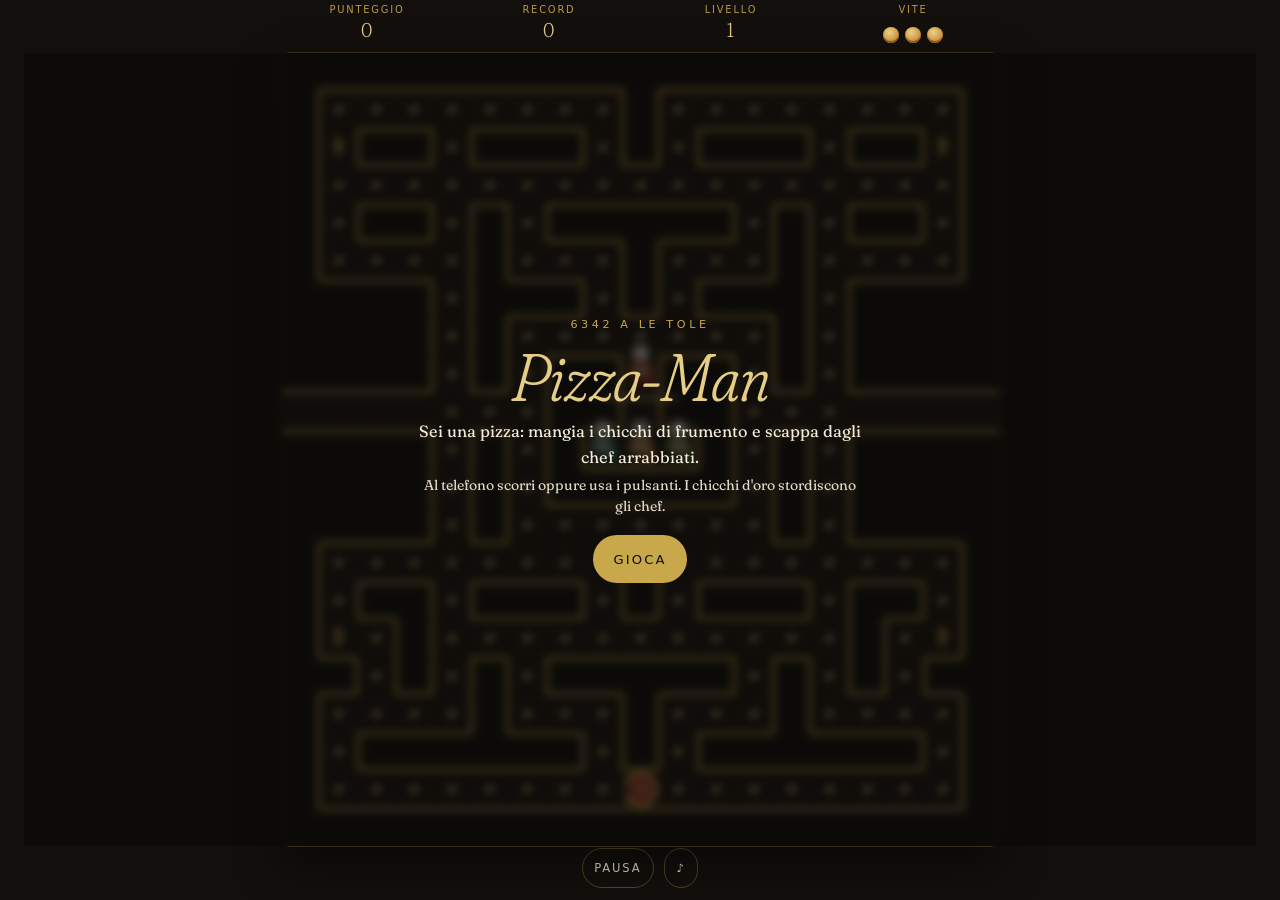
<file: app/gioco.html>
<!doctype html>
<html lang="it">
<head>
<meta charset="utf-8">
<meta name="viewport" content="width=device-width, initial-scale=1, viewport-fit=cover">
<title>Pizza-Man · 6342 a le Tole</title>
<meta name="theme-color" content="#161310">
<link rel="icon" href="assets/icons/favicon.ico" sizes="any">
<link rel="apple-touch-icon" sizes="180x180" href="assets/icons/apple-touch-icon.png">
<script>(function(){var l=(new URLSearchParams(location.search).get('lang')||'').slice(0,2);if(/^(it|en|de|fr|es|ru|ja|zh|ko)$/.test(l))document.documentElement.lang=l;})();</script>
<link rel="stylesheet" href="assets/css/base.css">
<link rel="stylesheet" href="assets/css/gioco.css">
<style>.g-top{display:none}.g-foot{display:none}body.gioco-page{background:#120f0c}</style>
<script defer src="assets/js/gioco.js"></script>
</head>
<body class="gioco-page">
<main id="gioco" class="g-main">
 <div class="g-hud">
  <div><span>Punteggio</span><strong id="sc-score">0</strong></div>
  <div><span>Record</span><strong id="sc-hi">0</strong></div>
  <div><span>Livello</span><strong id="sc-lv">1</strong></div>
  <div><span>Vite</span><div class="g-lives" id="sc-lives" aria-label="Vite"></div></div>
 </div>
 <div class="g-stage">
  <canvas id="g-canvas" width="608" height="672" aria-label="Pizza-Man">Pizza-Man</canvas>
  <div class="g-overlay" id="g-overlay">
   <div class="g-card" id="g-title-card">
    <p class="g-kicker">6342 a le Tole</p>
    <h1>Pizza-Man</h1>
    <p class="g-sub" data-t="sub">Sei una pizza: mangia i chicchi di frumento e scappa dagli chef arrabbiati.</p>
    <p class="g-help" data-t="help">Al telefono scorri oppure usa i pulsanti. I chicchi d'oro stordiscono gli chef.</p>
    <button type="button" class="btn btn-oro" id="btn-play">Gioca</button>
   </div>
   <div class="g-card" id="g-msg-card" hidden>
    <p class="g-msg" id="g-msg"></p>
    <button type="button" class="btn btn-oro" id="btn-msg">Riprendi</button>
   </div>
  </div>
 </div>
 <div class="g-pad" id="g-pad" aria-label="Comandi">
  <button type="button" data-dir="up" aria-label="Su">▲</button>
  <button type="button" data-dir="left" aria-label="Sinistra">◀</button>
  <button type="button" data-dir="right" aria-label="Destra">▶</button>
  <button type="button" data-dir="down" aria-label="Giù">▼</button>
 </div>
 <div class="g-tools">
  <button type="button" id="btn-pause">Pausa</button>
  <button type="button" id="btn-mute" aria-label="Suono" aria-pressed="false">♪</button>
 </div>
</main>
<script id="g-i18n">
(function(){var L=document.documentElement.lang,T={"en": {"sub": "You're a pizza: eat the wheat grains and run from the angry chefs.", "help": "On your phone swipe or use the buttons. Golden grains stun the chefs.", "h": ["Score", "Best", "Level", "Lives"], "play": "Play"}, "de": {"sub": "Du bist eine Pizza: Iss die Weizenkörner und flieh vor den wütenden Köchen.", "help": "Am Handy wischen oder die Tasten nutzen. Goldene Körner betäuben die Köche.", "h": ["Punkte", "Rekord", "Level", "Leben"], "play": "Spielen"}, "fr": {"sub": "Tu es une pizza : mange les grains de blé et fuis les chefs en colère.", "help": "Sur mobile, glisse ou utilise les boutons. Les grains dorés étourdissent les chefs.", "h": ["Score", "Record", "Niveau", "Vies"], "play": "Jouer"}, "es": {"sub": "Eres una pizza: cómete los granos de trigo y huye de los chefs enfadados.", "help": "En el móvil desliza o usa los botones. Los granos dorados aturden a los chefs.", "h": ["Puntos", "Récord", "Nivel", "Vidas"], "play": "Jugar"}, "ru": {"sub": "Ты — пицца: собирай пшеничные зёрна и убегай от сердитых поваров.", "help": "На телефоне проведи пальцем или нажимай кнопки. Золотые зёрна оглушают поваров.", "h": ["Очки", "Рекорд", "Уровень", "Жизни"], "play": "Играть"}, "ja": {"sub": "きみはピッツァ。小麦の粒を食べて、怒ったシェフから逃げよう。", "help": "スマホではスワイプかボタンで操作。金色の粒でシェフを気絶させよう。", "h": ["スコア", "ベスト", "レベル", "ライフ"], "play": "プレイ"}, "zh": {"sub": "你是一张披萨：吃掉麦粒，躲开生气的厨师！", "help": "在手机上滑动或使用按钮。金色麦粒能让厨师晕倒。", "h": ["得分", "最高", "关卡", "生命"], "play": "开始"}, "ko": {"sub": "당신은 피자! 밀알을 먹고 화난 셰프들을 피해 도망치세요.", "help": "휴대폰에서는 밀거나 버튼을 사용하세요. 황금 밀알은 셰프를 기절시킵니다.", "h": ["점수", "최고", "레벨", "목숨"], "play": "시작"}}[L];if(!T)return;var bp=document.getElementById("btn-play");if(bp)bp.textContent=T.play;document.querySelector('[data-t=sub]').textContent=T.sub;document.querySelector('[data-t=help]').textContent=T.help;document.querySelectorAll('.g-hud span').forEach(function(s,i){if(T.h[i])s.textContent=T.h[i]});})();
</script>
</body>
</html>
</file>
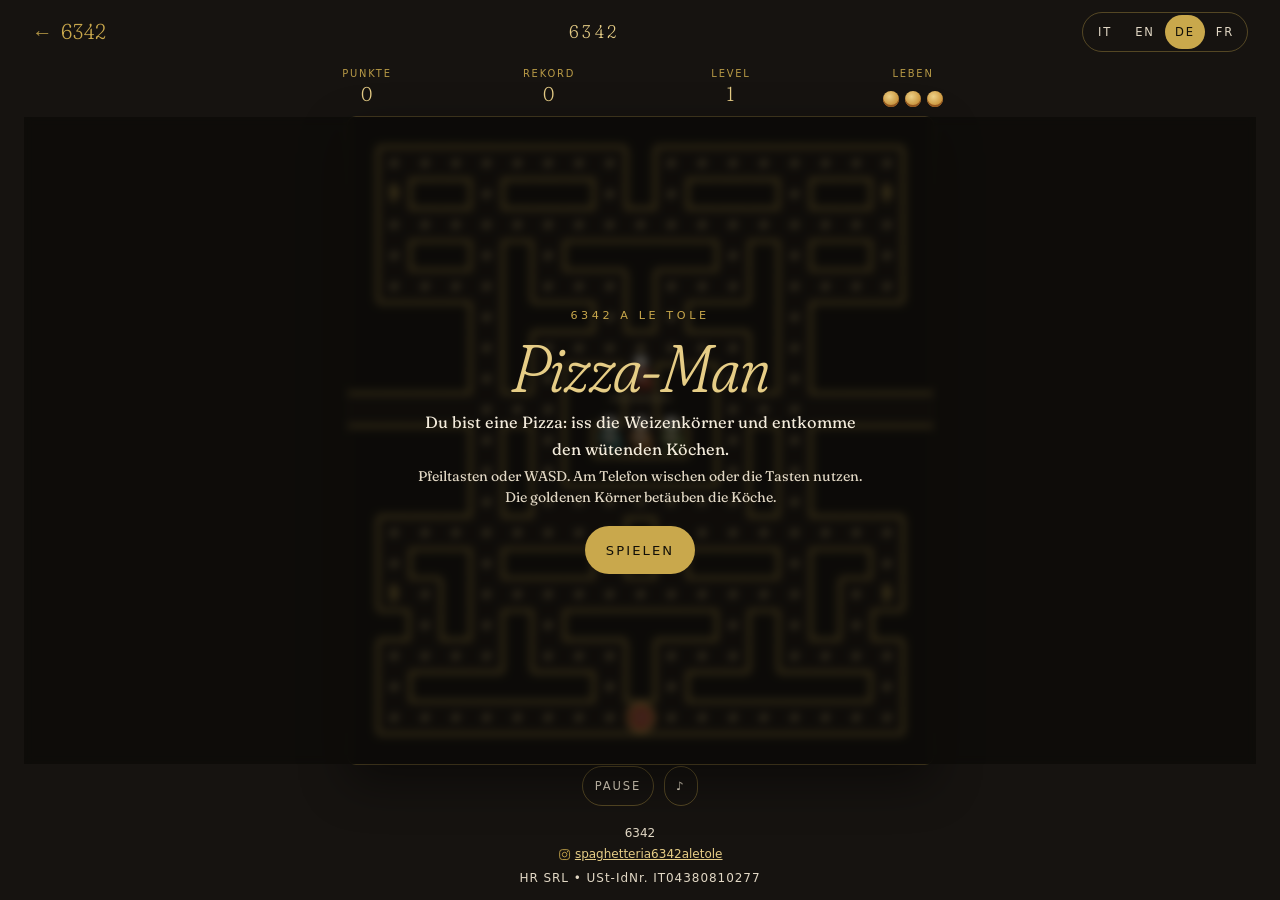
<file: de/gioco.html>
<!doctype html>
<html lang="de" data-base="../">
<head>
<meta charset="utf-8">
<meta name="viewport" content="width=device-width, initial-scale=1, viewport-fit=cover">
<title>Pizza-Man · Spaghetteria 6342 a le Tole, Venedig</title>
<meta name="description" content="Ein kleines 6342-Spiel: du bist eine Pizza, entkommst den Köchen und isst die Weizenkörner.">
<!-- BOZZA: togliere noindex alla pubblicazione -->
<meta name="robots" content="noindex, nofollow">
<link rel="canonical" href="https://www.6342aletole.it/de/gioco.html">
<link rel="alternate" hreflang="it" href="https://www.6342aletole.it/gioco.html">
<link rel="alternate" hreflang="en" href="https://www.6342aletole.it/en/gioco.html">
<link rel="alternate" hreflang="de" href="https://www.6342aletole.it/de/gioco.html">
<link rel="alternate" hreflang="fr" href="https://www.6342aletole.it/fr/gioco.html">
<link rel="alternate" hreflang="x-default" href="https://www.6342aletole.it/gioco.html">
<meta name="theme-color" content="#161310">
<meta property="og:type" content="website">
<meta property="og:site_name" content="Spaghetteria 6342 a le Tole">
<meta property="og:title" content="Pizza-Man · 6342 a le Tole, Venedig">
<meta property="og:description" content="Du bist eine Pizza: iss die Weizenkörner und entkomme den wütenden Köchen.">
<meta property="og:url" content="https://www.6342aletole.it/de/gioco.html">
<meta property="og:image" content="https://www.6342aletole.it/assets/img/brand/og-6342.jpg">
<meta property="og:locale" content="de_DE"><meta property="og:locale:alternate" content="it_IT"><meta property="og:locale:alternate" content="en_GB"><meta property="og:locale:alternate" content="fr_FR">
<meta name="twitter:card" content="summary_large_image">
<link rel="icon" href="../favicon.ico" sizes="any">
<link rel="icon" type="image/png" sizes="192x192" href="../icon-192.png">
<link rel="apple-touch-icon" href="../apple-touch-icon.png">
<link rel="manifest" href="../site.webmanifest">
<link rel="stylesheet" href="../assets/css/base.css">
<link rel="stylesheet" href="../assets/css/gioco.css">
<script defer src="../assets/js/gioco.js"></script>
</head>
<body class="gioco-page">
<a class="skip-link" href="#gioco">Zum Spiel springen</a>
<header class="g-top">
 <a class="back" href="index.html"><span aria-hidden="true">←</span> 6342</a>
 <p class="g-brand">6342</p>
 <nav class="lang" aria-label="Sprache"><a href="../gioco.html" hreflang="it" lang="it" title="Italiano">IT</a><a href="../en/gioco.html" hreflang="en" lang="en" title="English">EN</a><a href="../de/gioco.html" hreflang="de" lang="de" title="Deutsch" aria-current="page">DE</a><a href="../fr/gioco.html" hreflang="fr" lang="fr" title="Français">FR</a></nav>
</header>
<main id="gioco" class="g-main">
 <div class="g-hud">
  <div><span>Punkte</span><strong id="sc-score">0</strong></div>
  <div><span>Rekord</span><strong id="sc-hi">0</strong></div>
  <div><span>Level</span><strong id="sc-lv">1</strong></div>
  <div><span>Leben</span><div class="g-lives" id="sc-lives" aria-label="Leben"></div></div>
 </div>
 <div class="g-stage">
  <canvas id="g-canvas" width="608" height="672" aria-label="Pizza-Man-Spielfeld">Pizza-Man</canvas>
  <div class="g-overlay" id="g-overlay">
   <div class="g-card" id="g-title-card">
    <p class="g-kicker">6342 a le Tole</p>
    <h1>Pizza-Man</h1>
    <p class="g-sub">Du bist eine Pizza: iss die Weizenkörner und entkomme den wütenden Köchen.</p>
    <p class="g-help">Pfeiltasten oder WASD. Am Telefon wischen oder die Tasten nutzen. Die goldenen Körner betäuben die Köche.</p>
    <button type="button" class="btn btn-oro" id="btn-play">Spielen</button>
   </div>
   <div class="g-card" id="g-msg-card" hidden>
    <p class="g-msg" id="g-msg"></p>
    <button type="button" class="btn btn-oro" id="btn-msg">Weiter</button>
   </div>
  </div>
 </div>
 <div class="g-pad" id="g-pad" aria-label="Steuerung">
  <button type="button" data-dir="up" aria-label="Hoch">▲</button>
  <button type="button" data-dir="left" aria-label="Links">◀</button>
  <button type="button" data-dir="right" aria-label="Rechts">▶</button>
  <button type="button" data-dir="down" aria-label="Runter">▼</button>
 </div>
 <div class="g-tools">
  <button type="button" id="btn-pause">Pause</button>
  <button type="button" id="btn-mute" aria-label="Ton" aria-pressed="false">♪</button>
 </div>
</main>
<footer class="g-foot">
 <p>6342</p>
 <p><a class="ig-handle" href="https://www.instagram.com/spaghetteria6342aletole/" target="_blank" rel="noopener" aria-label="Instagram spaghetteria6342aletole"><svg viewBox="0 0 24 24" width="20" height="20" aria-hidden="true" focusable="false"><rect x="3" y="3" width="18" height="18" rx="5" fill="none" stroke="currentColor" stroke-width="1.6"/><circle cx="12" cy="12" r="4.2" fill="none" stroke="currentColor" stroke-width="1.6"/><circle cx="17.4" cy="6.6" r="1.1" fill="currentColor"/></svg>spaghetteria6342aletole</a></p>
 <p class="legal">HR SRL • USt-IdNr. IT04380810277</p>
</footer>
</body>
</html>
</file>
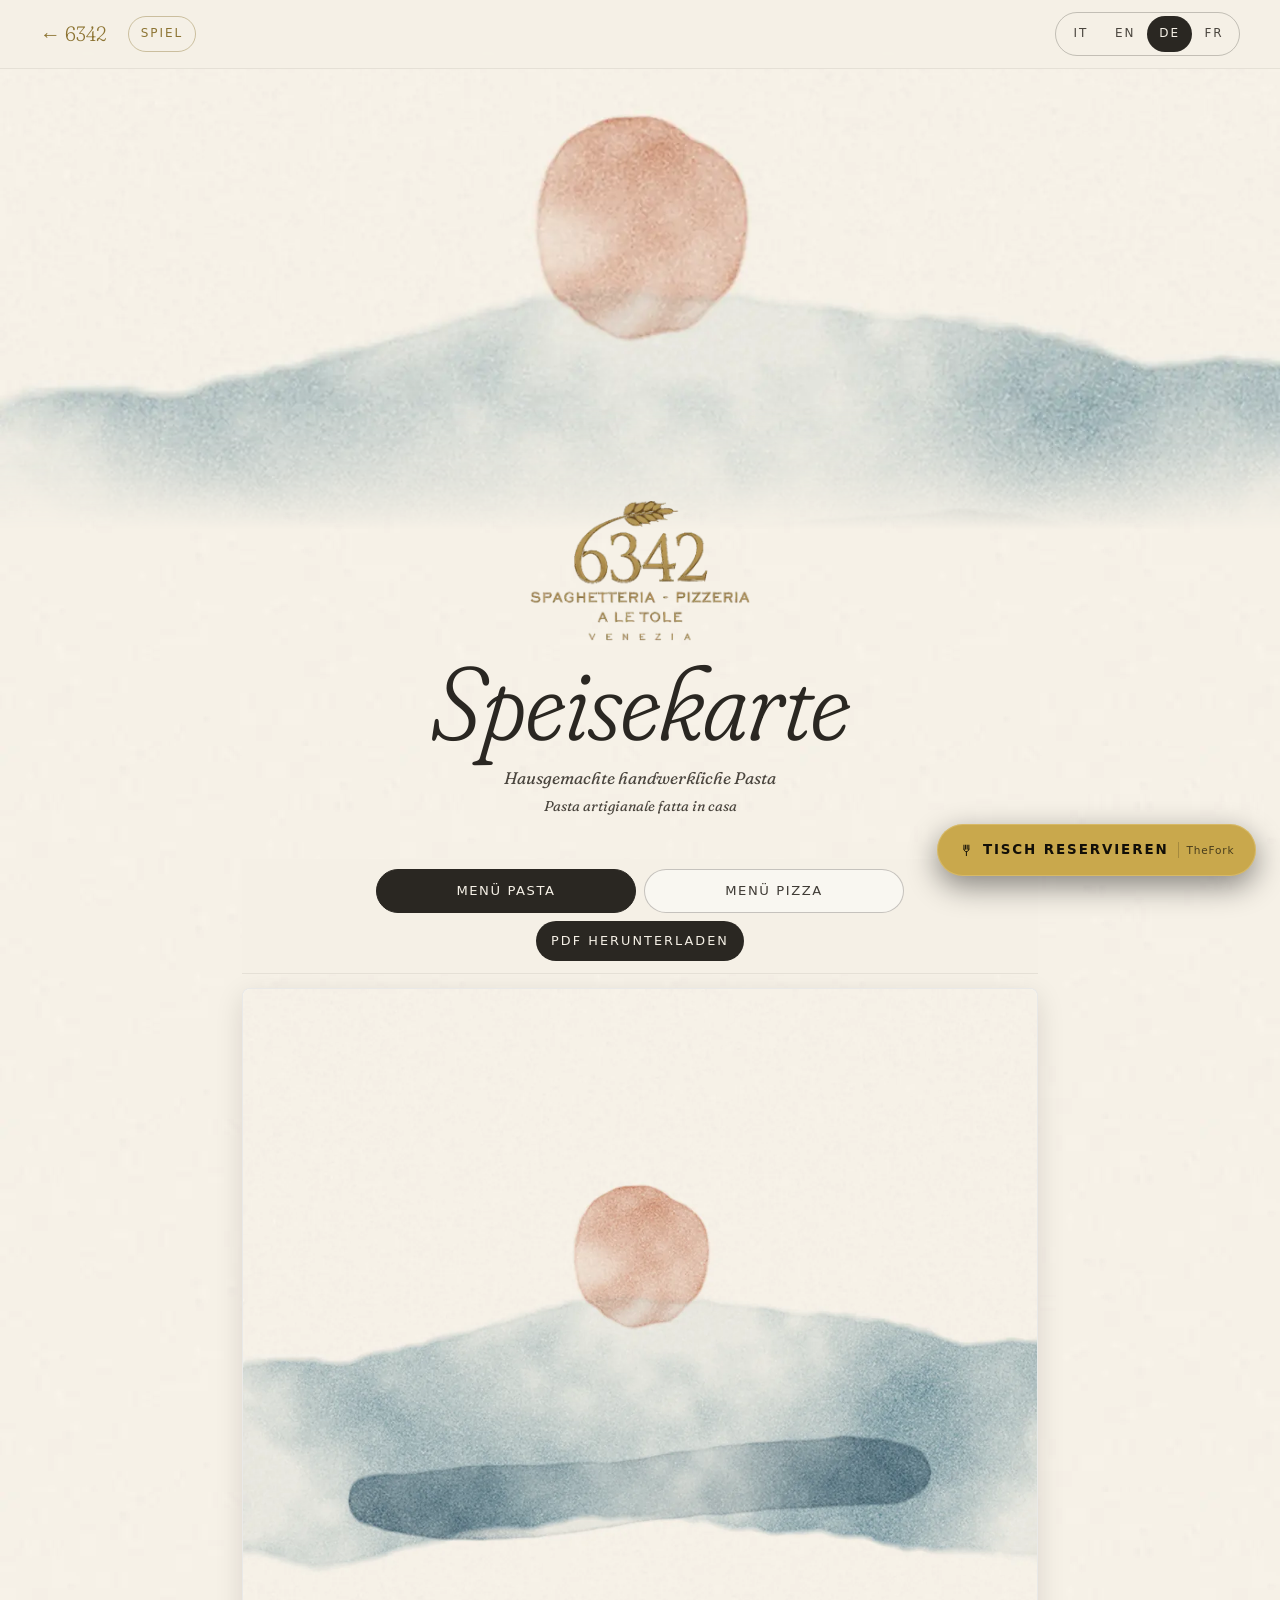
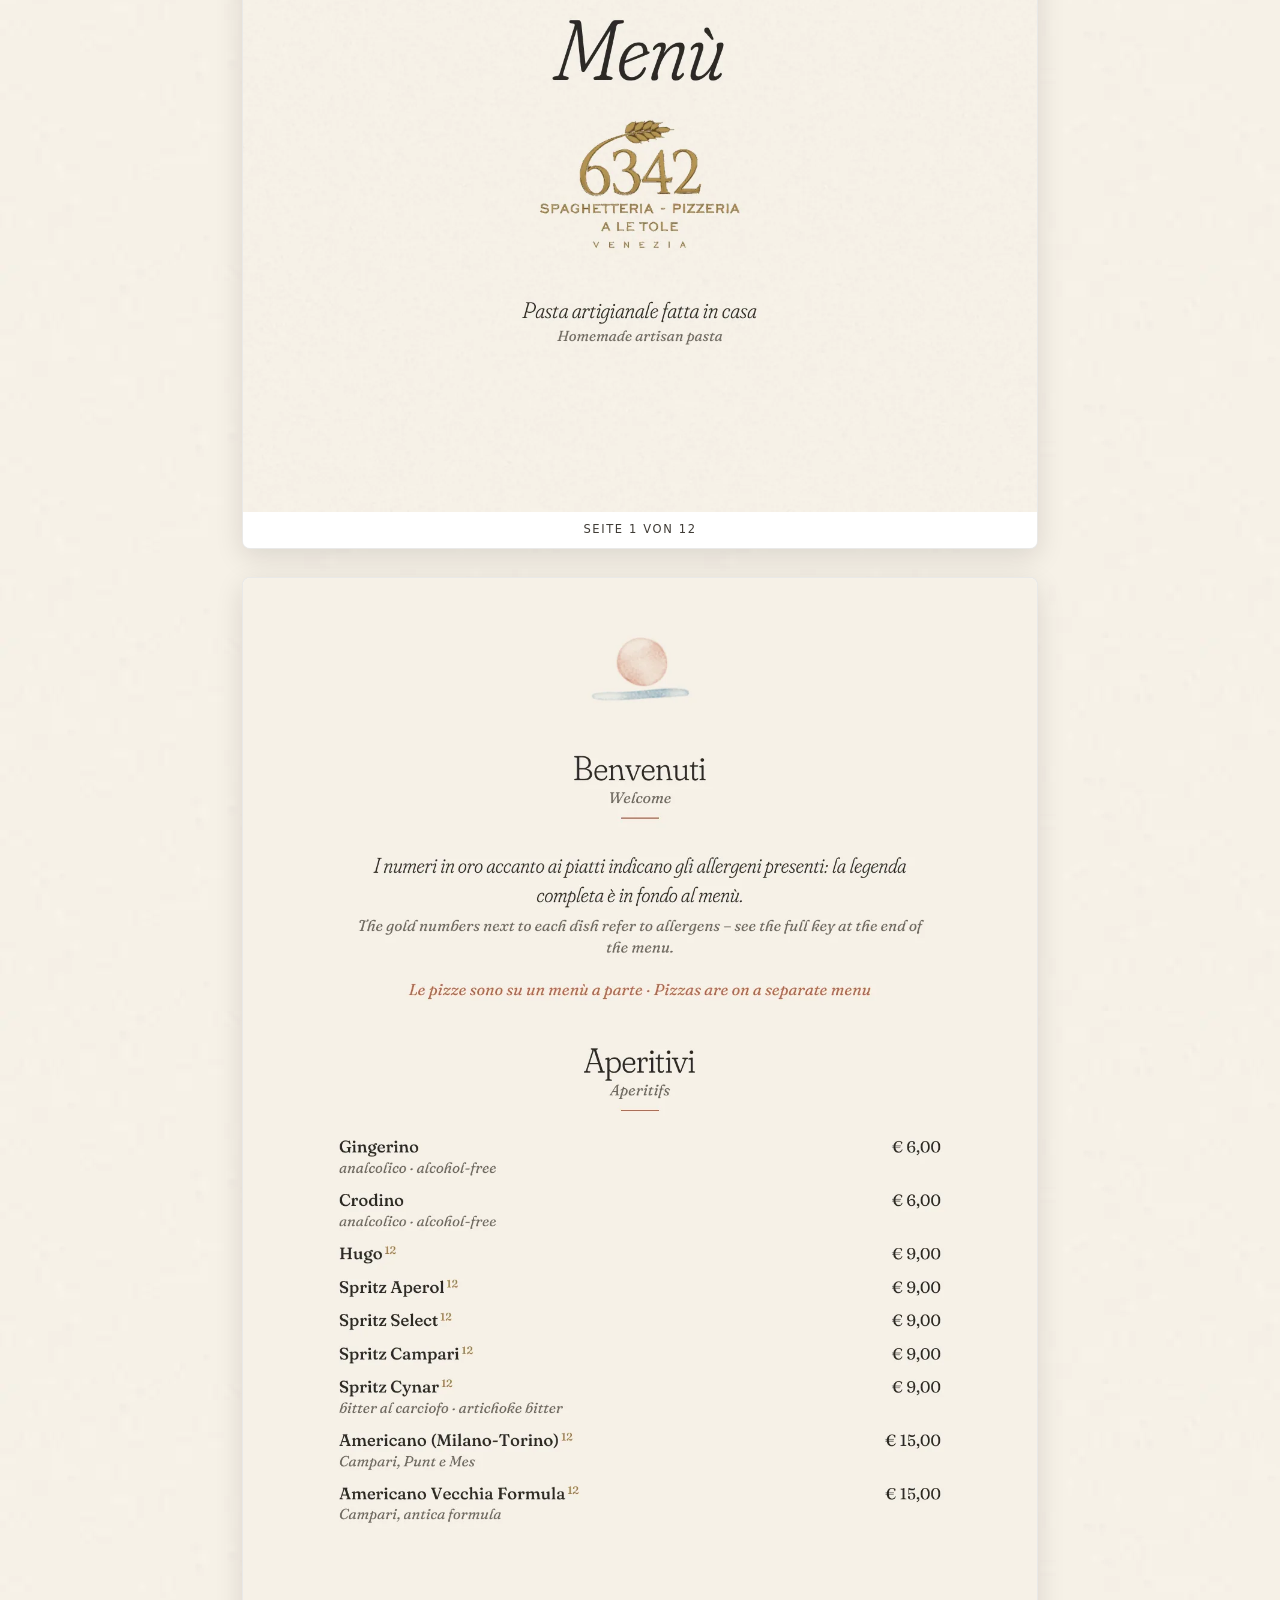
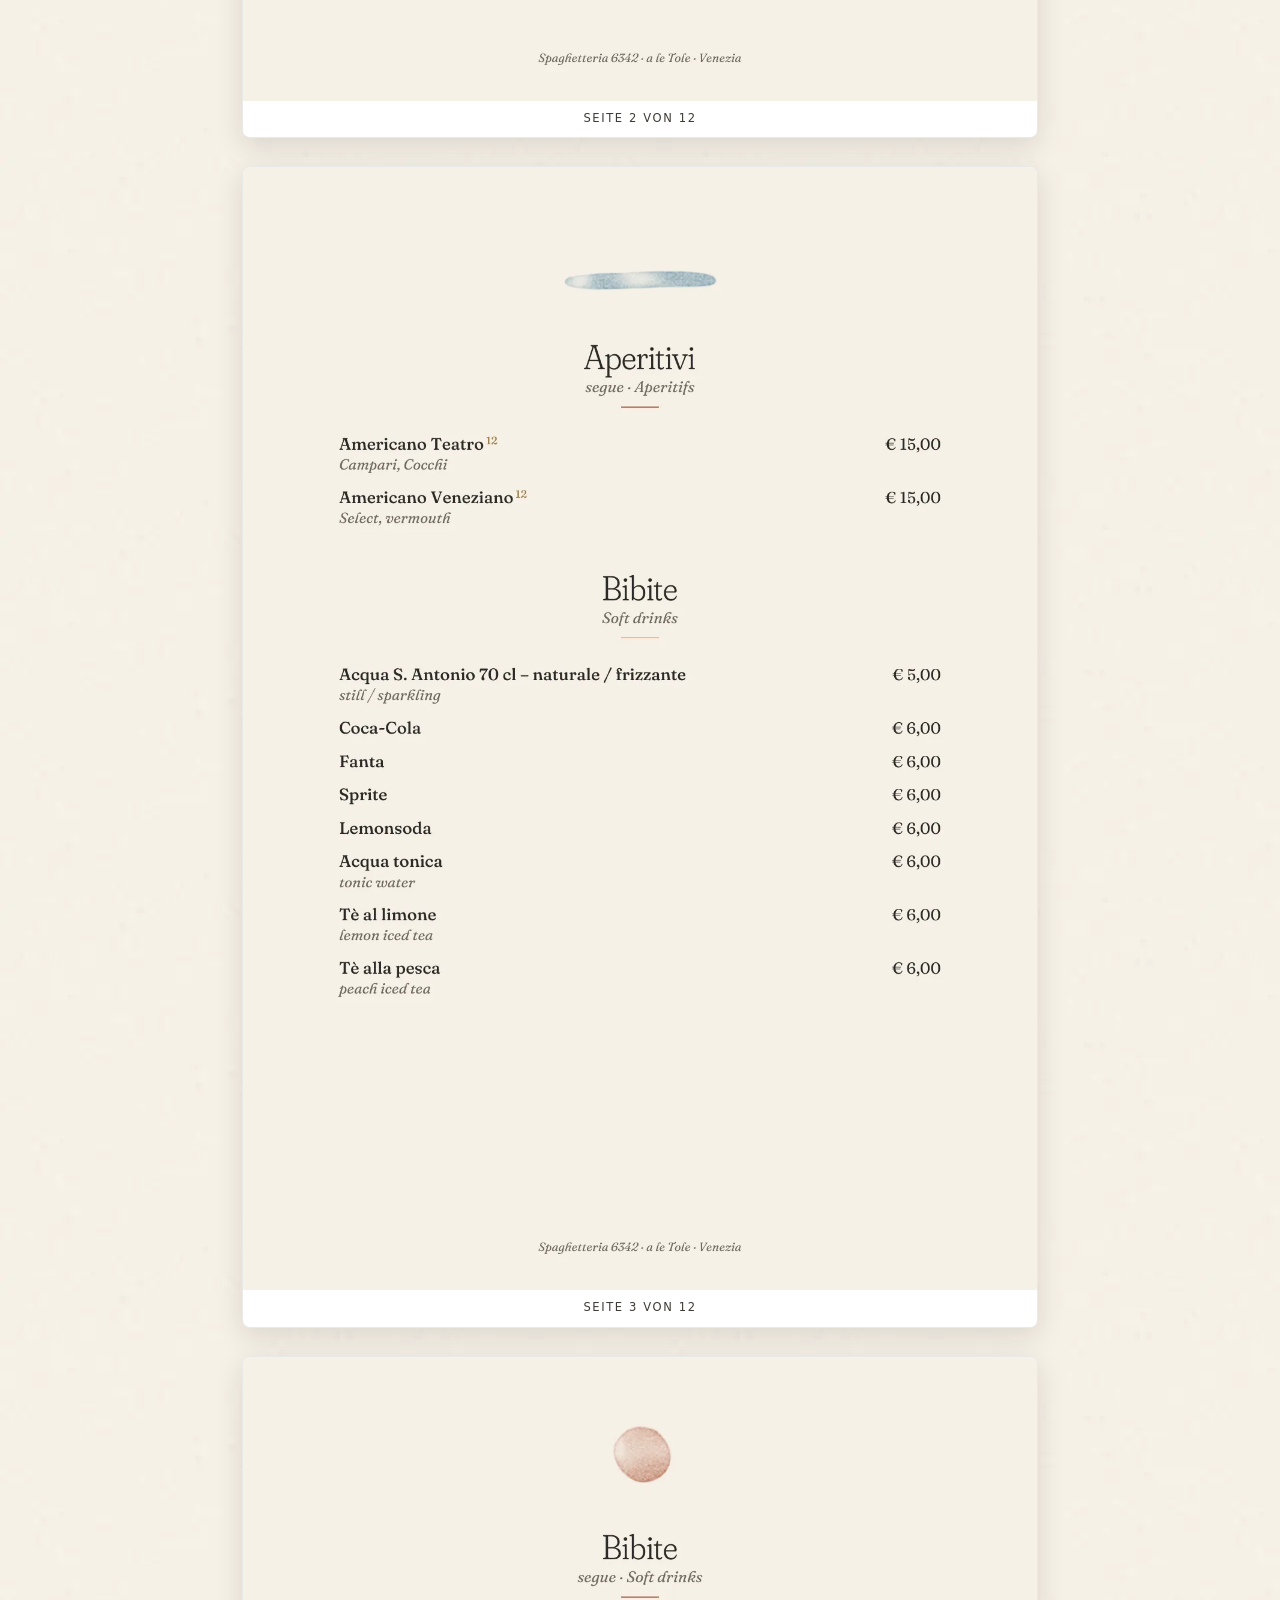
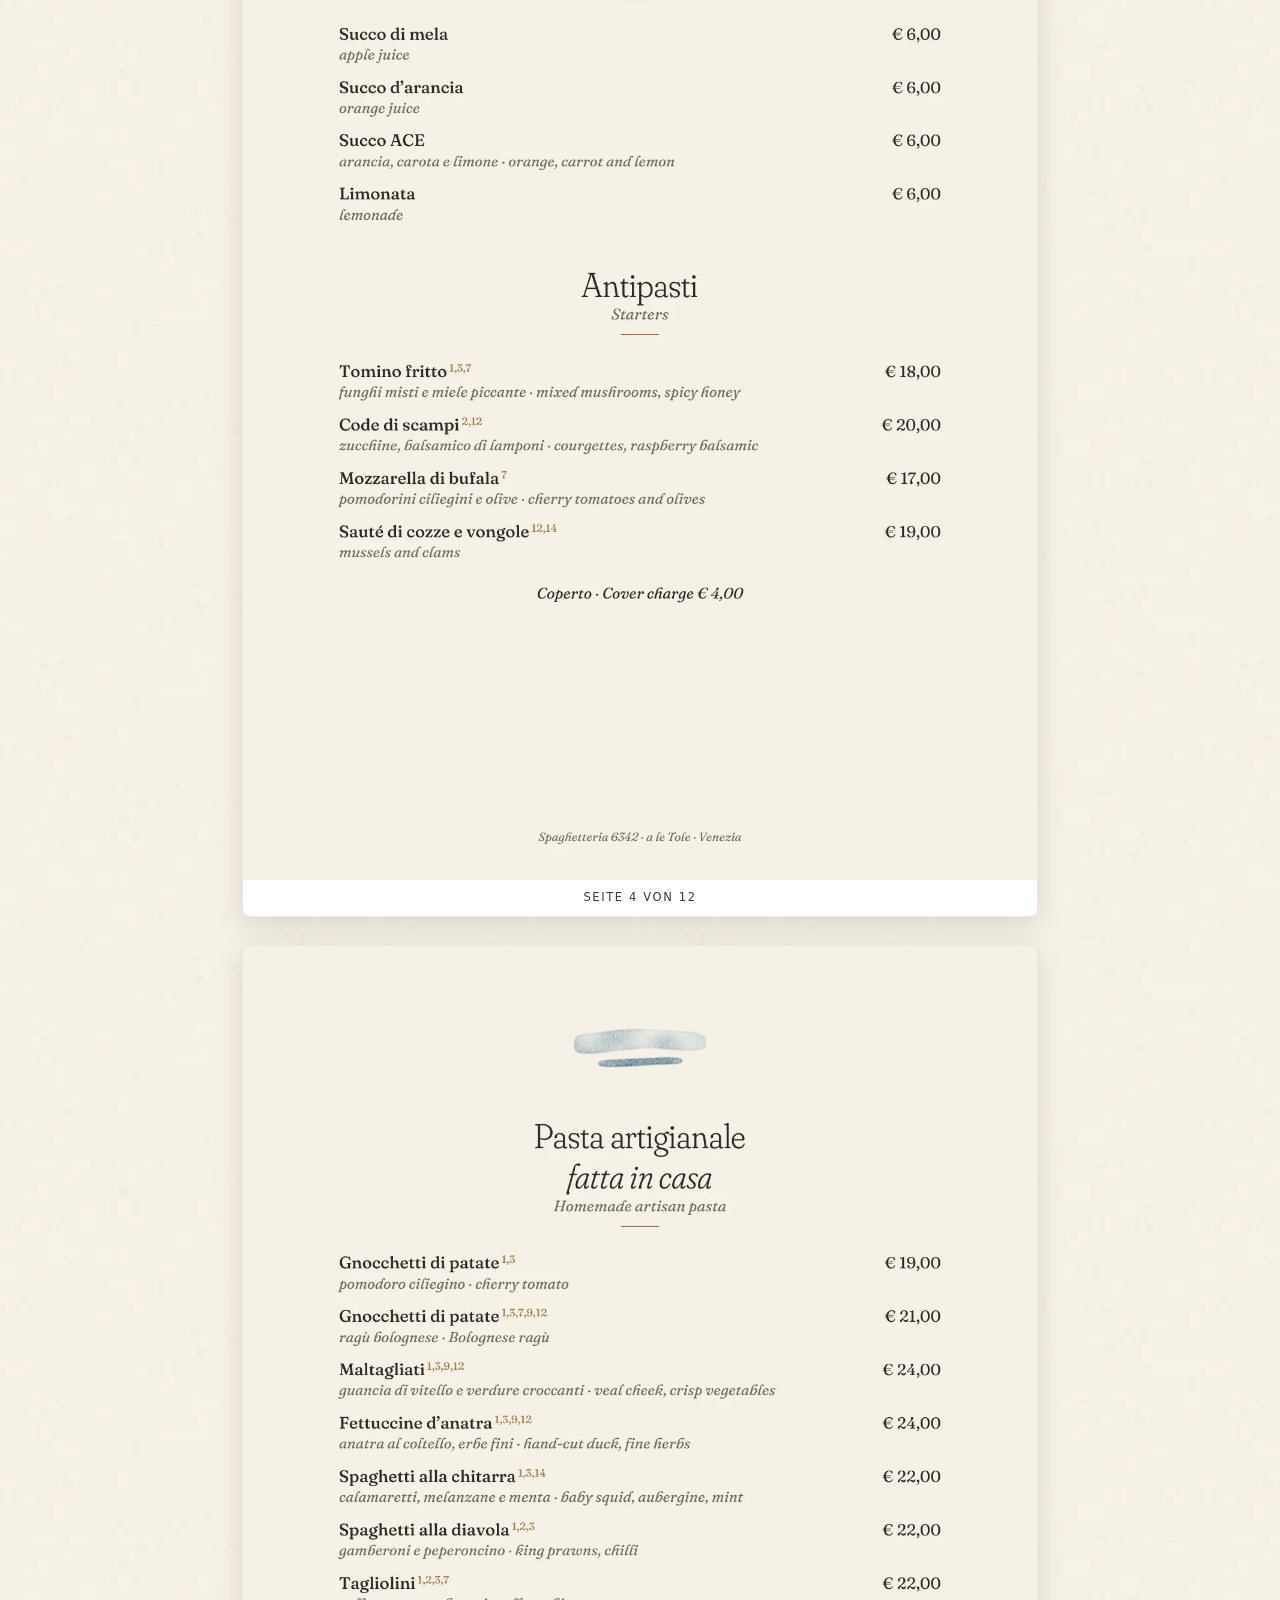
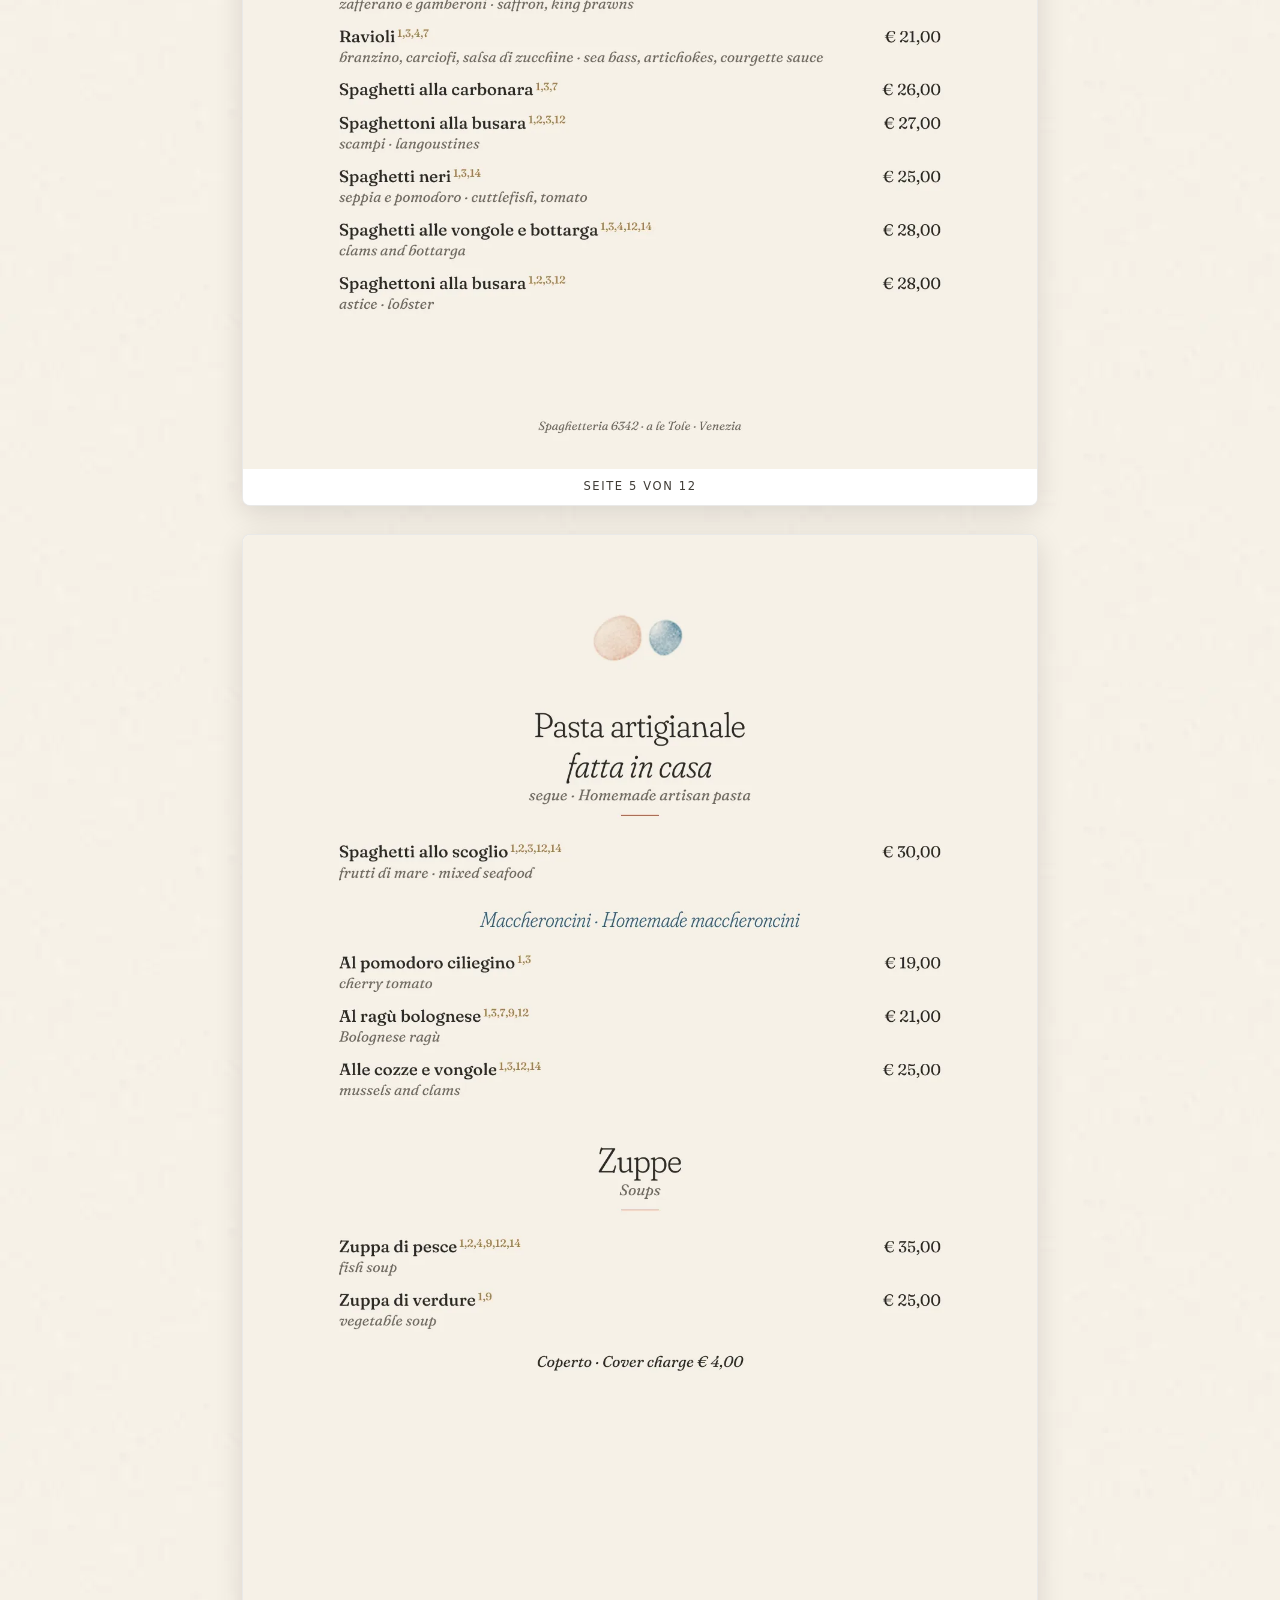
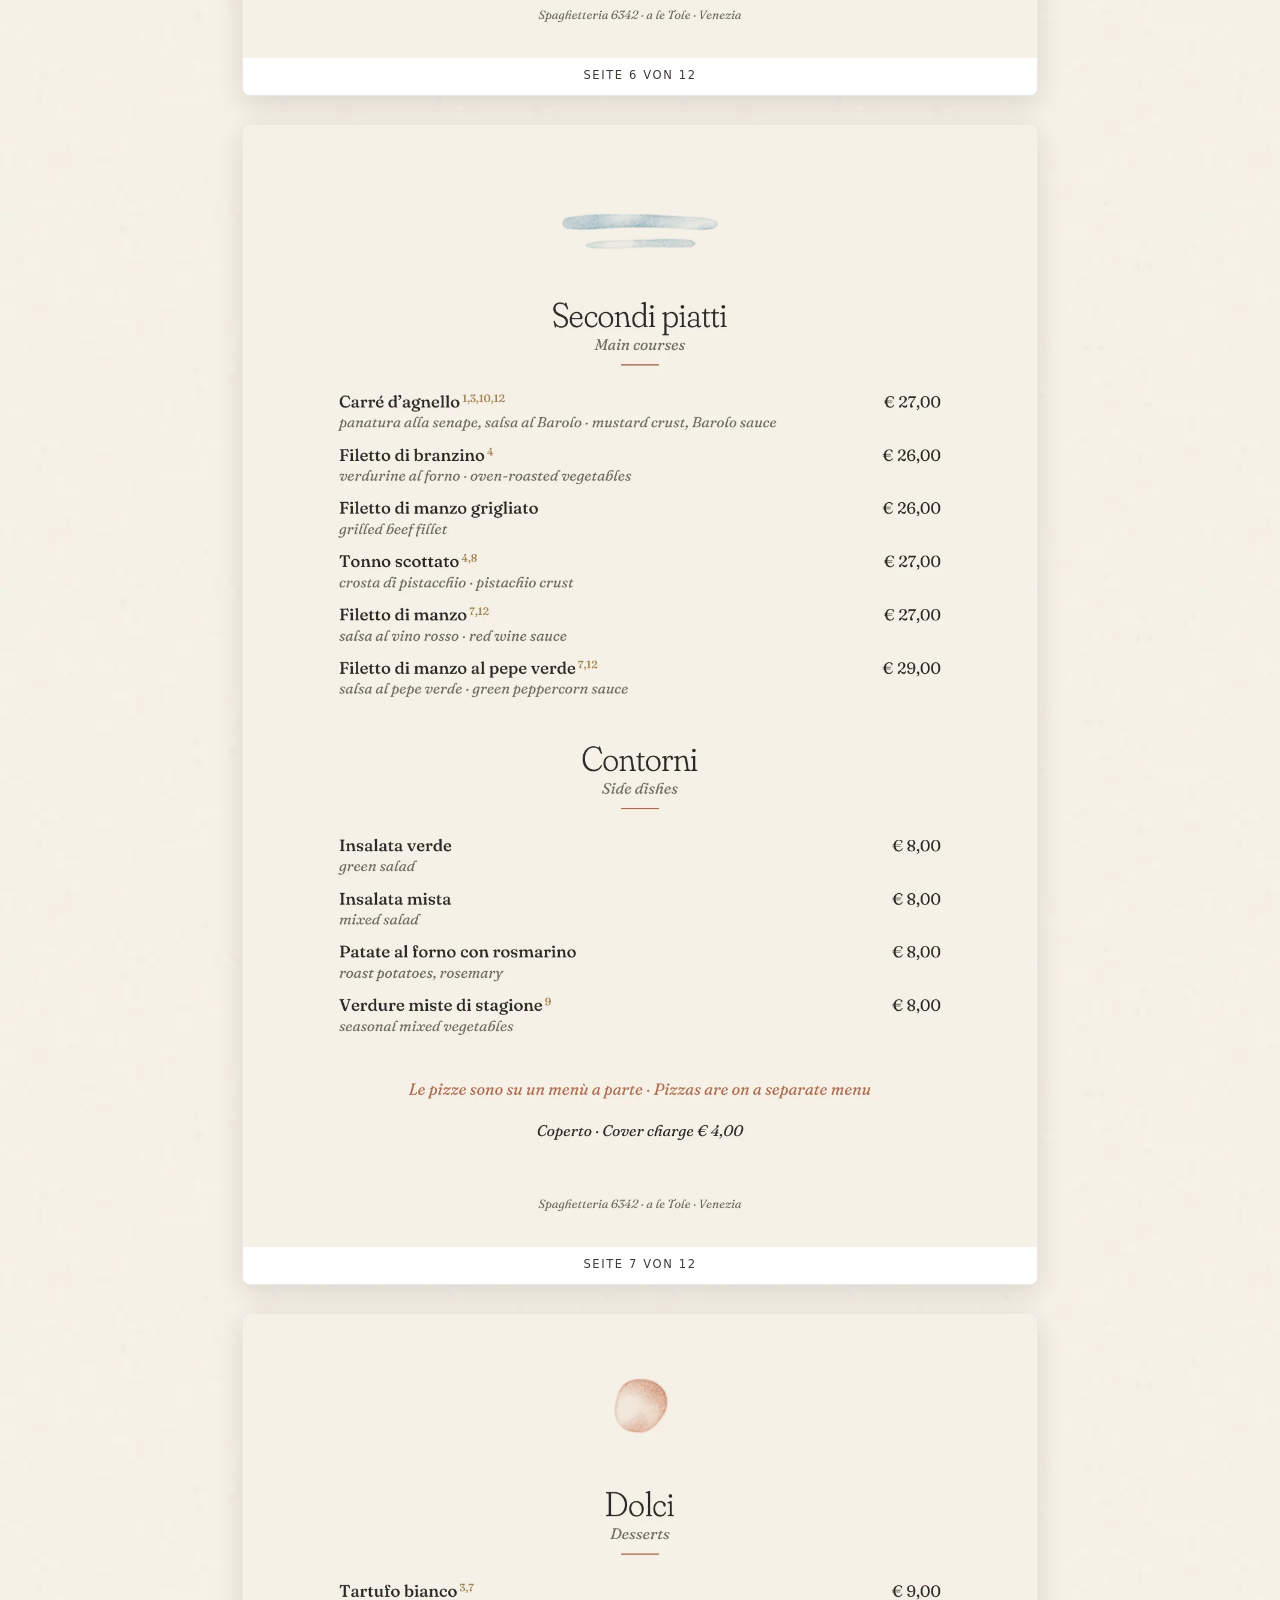
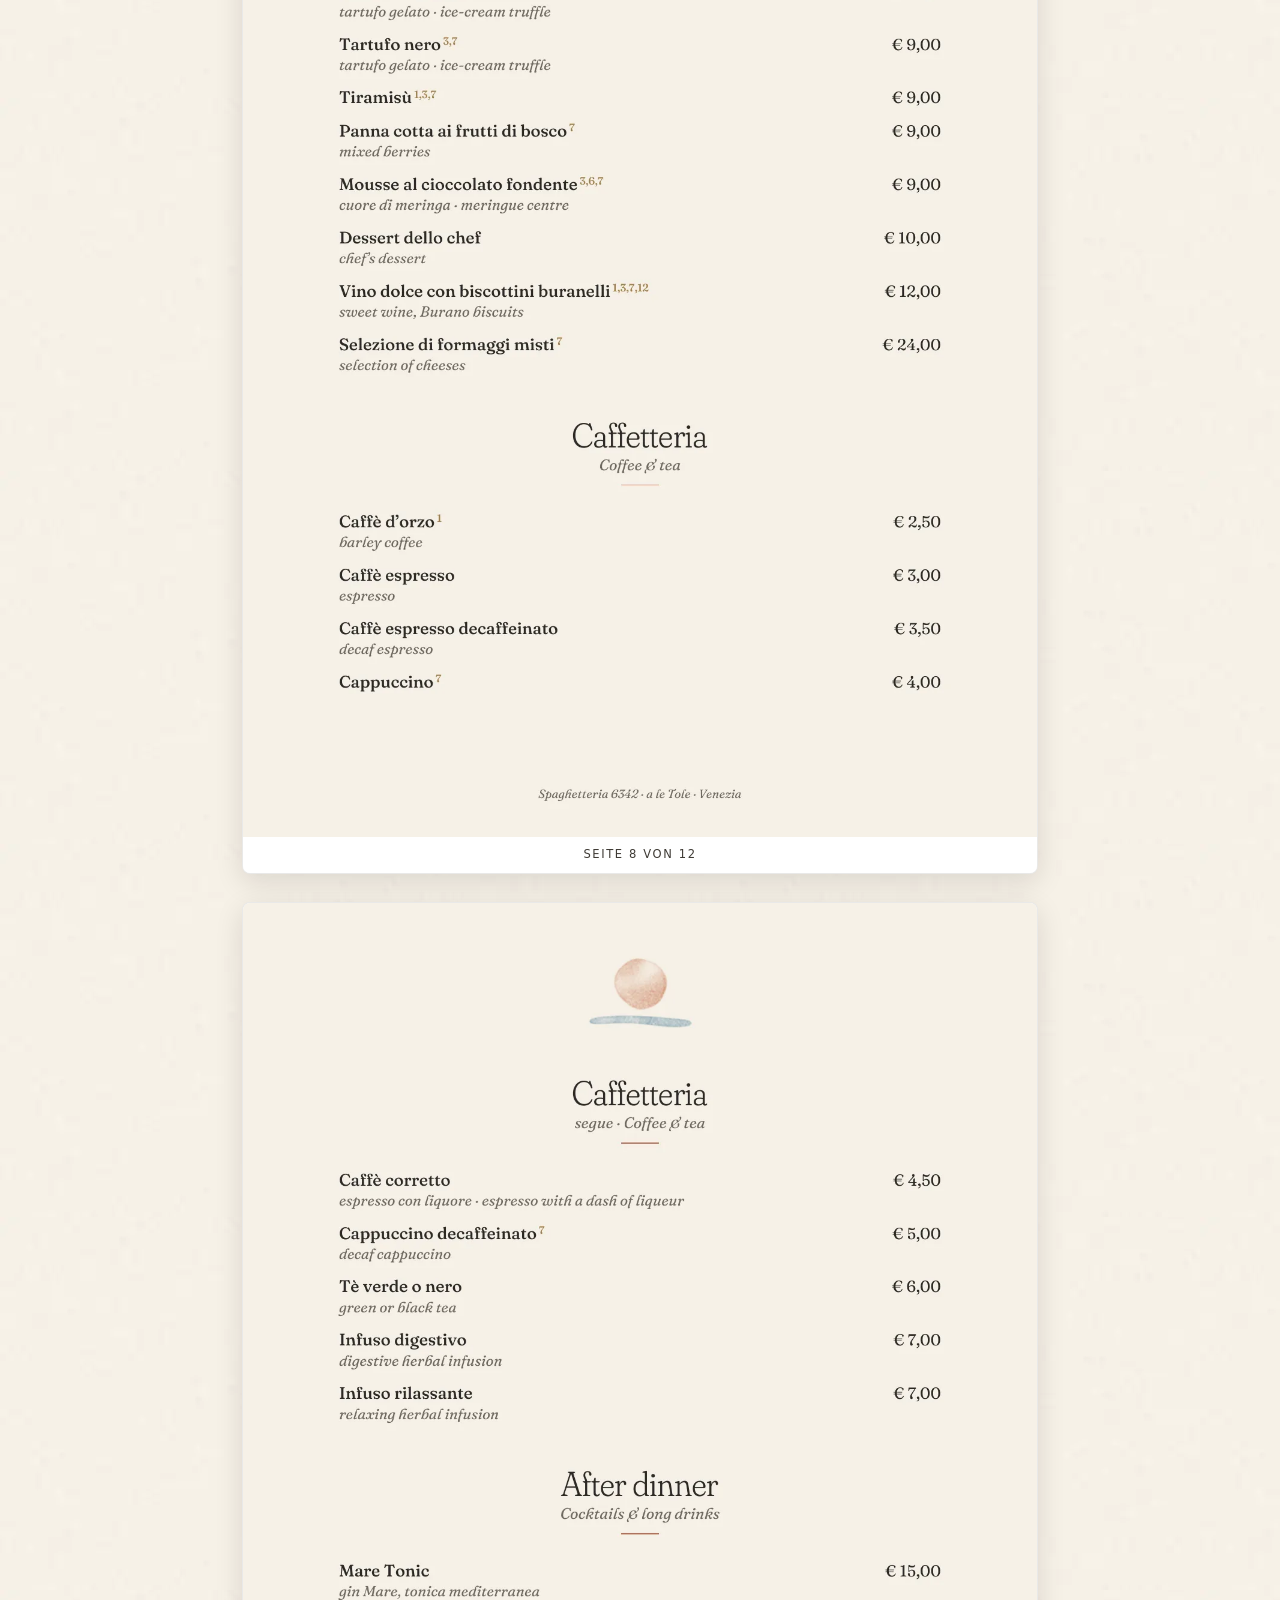
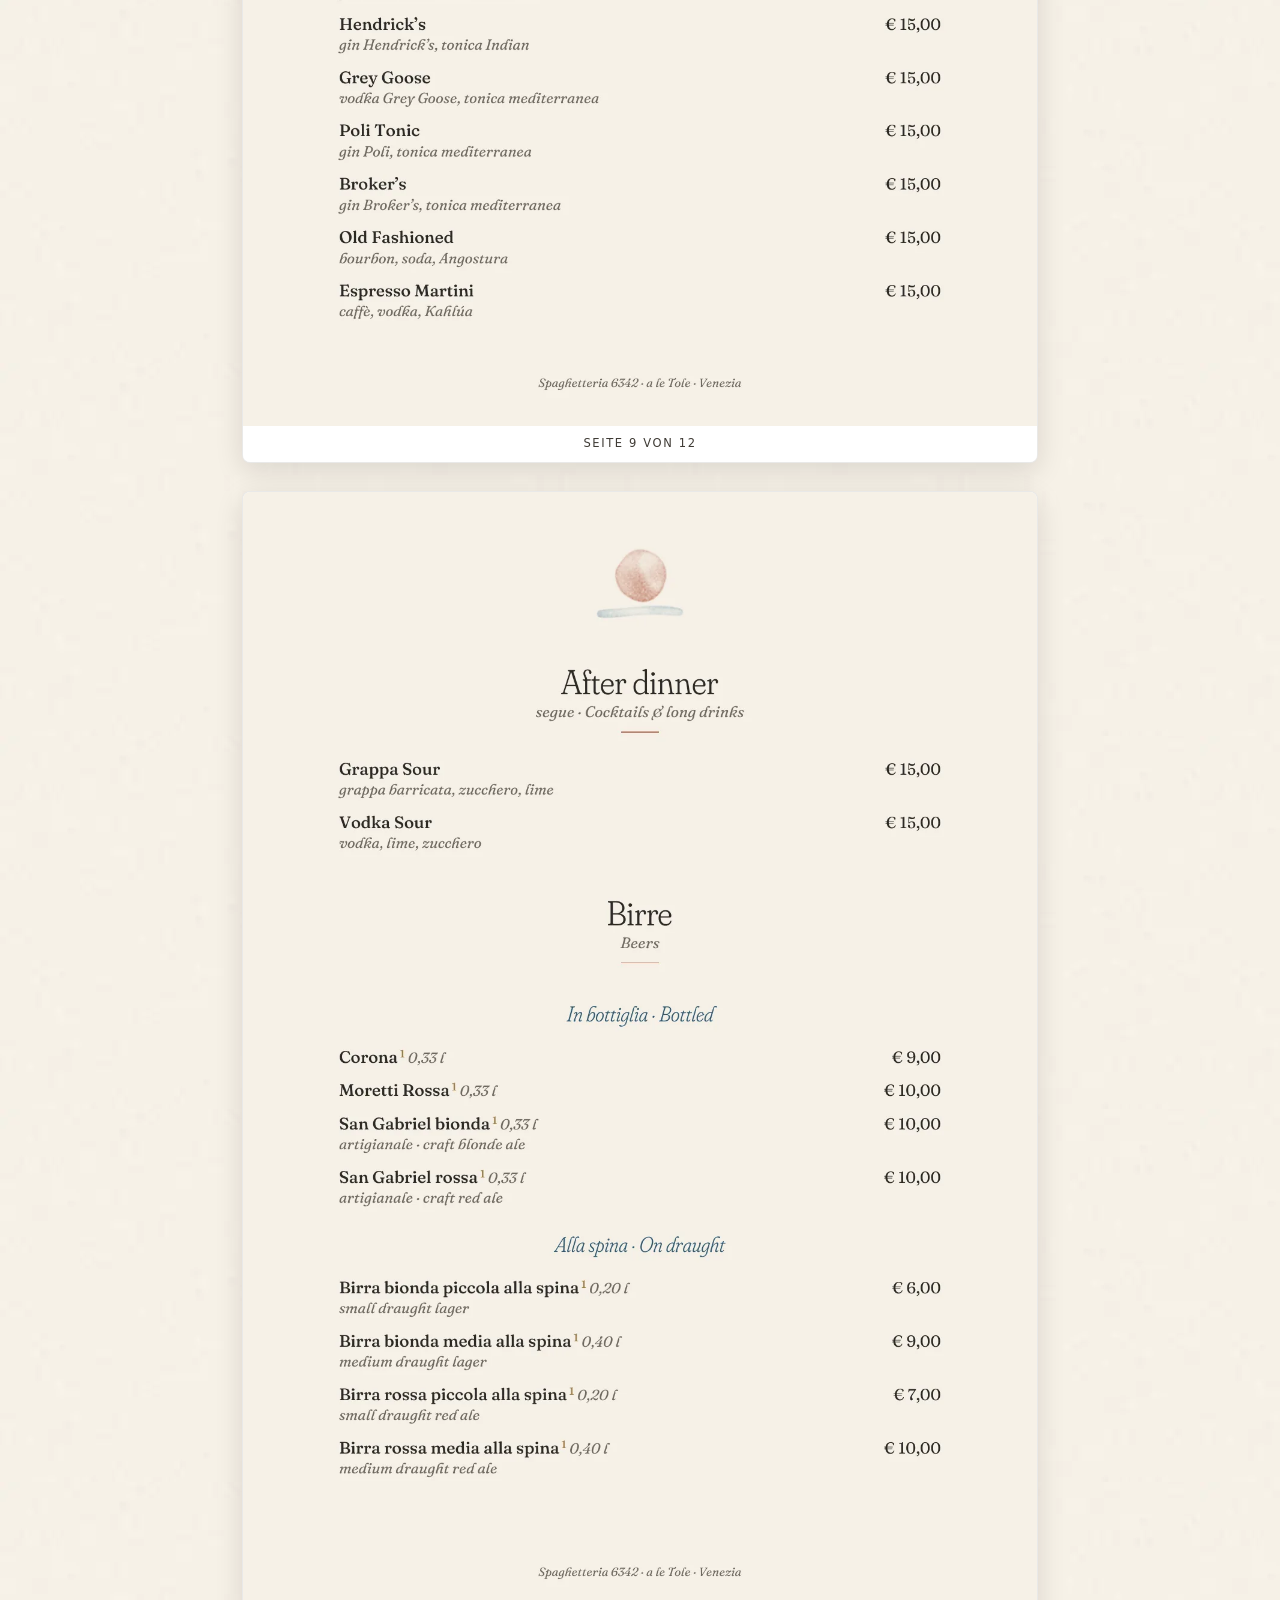
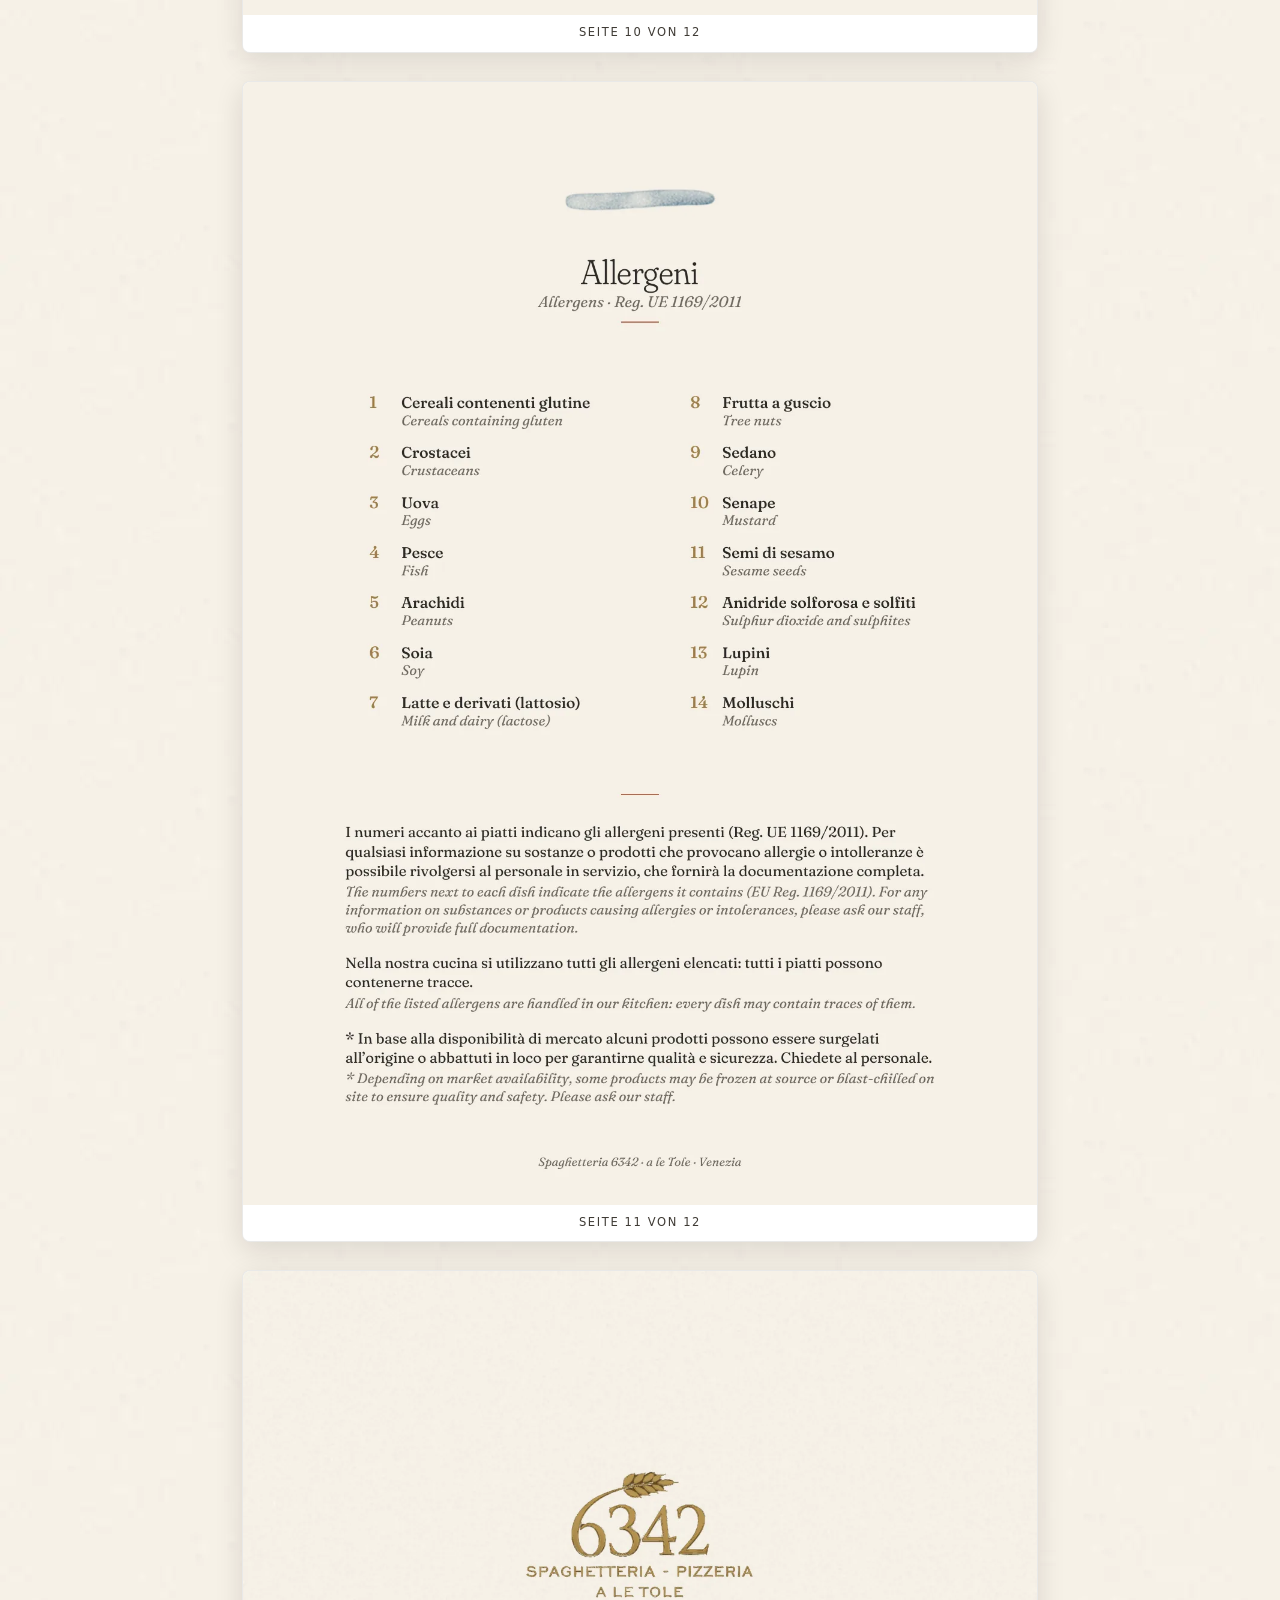
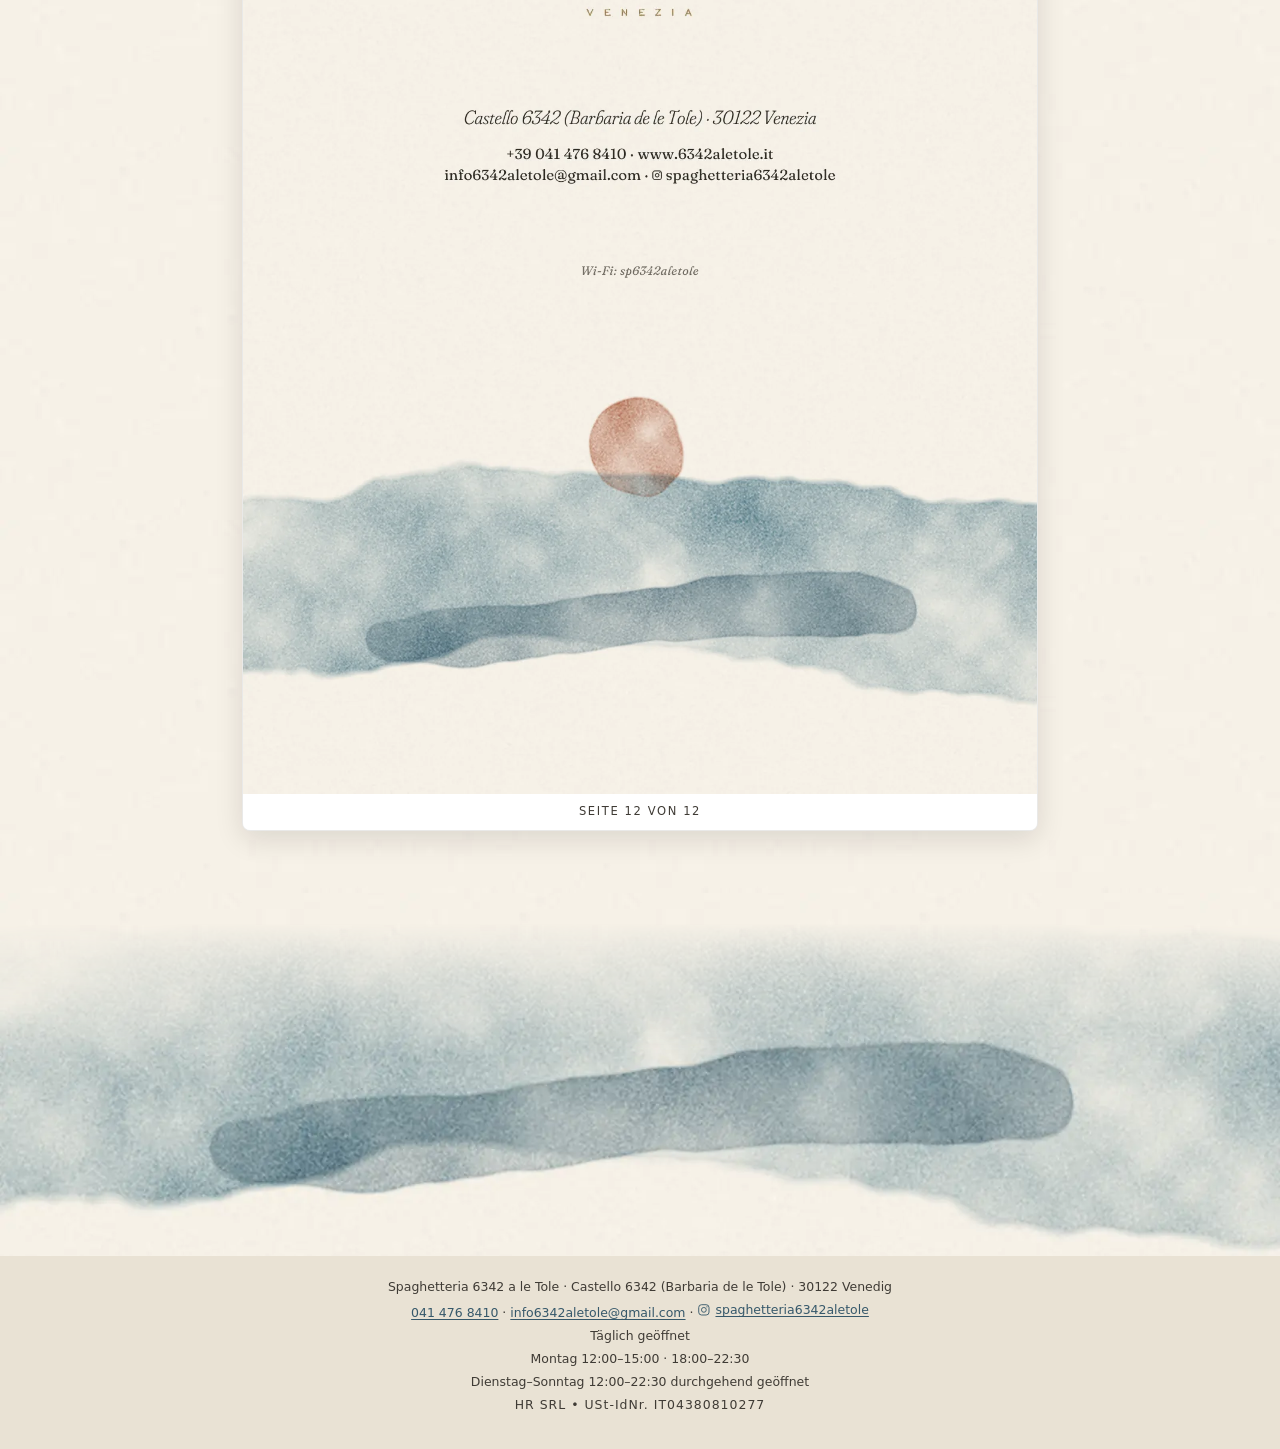
<file: de/menu.html>
<!doctype html>
<html lang="de" data-base="../">
<head>
<meta charset="utf-8">
<meta name="viewport" content="width=device-width, initial-scale=1, viewport-fit=cover">
<title>Speisekarte · Spaghetteria 6342 a le Tole, Venedig · frische Pasta und Pizza</title>
<meta name="description" content="Die Speisekarte der Spaghetteria 6342 a le Tole: hausgemachte handwerkliche Pasta, Pizzen, Hauptgerichte, Desserts, Aperitifs und After-Dinner-Drinks. Preise und Allergene, auf Italienisch, Englisch, Deutsch und Französisch.">
<!-- BOZZA: togliere noindex alla pubblicazione -->
<meta name="robots" content="noindex, nofollow">
<link rel="canonical" href="https://www.6342aletole.it/de/menu.html">
<link rel="alternate" hreflang="it" href="https://www.6342aletole.it/menu.html">
<link rel="alternate" hreflang="en" href="https://www.6342aletole.it/en/menu.html">
<link rel="alternate" hreflang="de" href="https://www.6342aletole.it/de/menu.html">
<link rel="alternate" hreflang="fr" href="https://www.6342aletole.it/fr/menu.html">
<link rel="alternate" hreflang="x-default" href="https://www.6342aletole.it/menu.html">
<meta name="theme-color" content="#f5f0e6">
<meta property="og:type" content="website">
<meta property="og:site_name" content="Spaghetteria 6342 a le Tole">
<meta property="og:title" content="Speisekarte · 6342 a le Tole, Venedig">
<meta property="og:description" content="Hausgemachte handwerkliche Pasta, Pizzen und Desserts. Die Aquarell-Speisekarte, auf Italienisch, Englisch, Deutsch und Französisch.">
<meta property="og:url" content="https://www.6342aletole.it/de/menu.html">
<meta property="og:image" content="https://www.6342aletole.it/assets/img/brand/og-6342.jpg">
<meta property="og:locale" content="de_DE"><meta property="og:locale:alternate" content="it_IT"><meta property="og:locale:alternate" content="en_GB"><meta property="og:locale:alternate" content="fr_FR">
<meta name="twitter:card" content="summary_large_image">
<link rel="icon" href="../favicon.ico" sizes="any">
<link rel="icon" type="image/png" sizes="192x192" href="../icon-192.png">
<link rel="apple-touch-icon" href="../apple-touch-icon.png">
<link rel="manifest" href="../site.webmanifest">
<link rel="preload" as="image" type="image/webp" href="../assets/img/menu/pasta/pagina-01.webp" fetchpriority="high">
<link rel="stylesheet" href="../assets/css/base.css">
<link rel="stylesheet" href="../assets/css/menu.css">
<script>document.documentElement.setAttribute('data-menu',location.hash==='#pizza'?'pizza':'pasta');</script>
<script defer src="../assets/js/menu.classic.js"></script>
<!--LD-MENU-->
<script type="application/ld+json">{"@context":"https://schema.org","@type":"Menu","@id":"https://www.6342aletole.it/menu.html#menu","name":"Menù · Spaghetteria 6342 a le Tole","url":"https://www.6342aletole.it/menu.html","inLanguage":"it","hasMenuSection":[{"@type":"MenuSection","name":"Menù Pasta","url":"https://www.6342aletole.it/menu.html#pasta"},{"@type":"MenuSection","name":"Menù Pizza","url":"https://www.6342aletole.it/menu.html#pizza"}]}</script>
<!--/LD-MENU-->
</head>
<body class="menu-page">
<a class="skip-link" href="#menu-root">Zur Speisekarte springen</a>
<header class="mtop">
 <div class="mtop-left">
  <a class="back" href="index.html" data-ui-label="home"><span aria-hidden="true">←</span> 6342</a>
  <a class="g-link" href="gioco.html">Spiel</a>
 </div>
 <nav class="lang" aria-label="Sprache"><a href="../menu.html" hreflang="it" lang="it" title="Italiano">IT</a><a href="../en/menu.html" hreflang="en" lang="en" title="English">EN</a><a href="../de/menu.html" hreflang="de" lang="de" title="Deutsch" aria-current="page">DE</a><a href="../fr/menu.html" hreflang="fr" lang="fr" title="Français">FR</a></nav>
</header>

<section class="mhero">
 <div class="mhero-laguna" aria-hidden="true"></div>
 <img class="mhero-logo" src="../assets/img/brand/logo-6342-oro-480.webp" srcset="../assets/img/brand/logo-6342-oro-480.webp 480w, ../assets/img/brand/logo-6342-oro-720.webp 720w, ../assets/img/brand/logo-6342-oro-960.webp 960w" sizes="220px" width="480" height="308" alt="6342 Spaghetteria · Pizzeria · A le Tole · Venedig" fetchpriority="high">
 <h1 data-ui="titolo">Speisekarte</h1>
 <p class="mhero-sub"><em>Hausgemachte handwerkliche Pasta</em><br><span lang="it">Pasta artigianale fatta in casa</span></p>
</section>

<div class="mwrap menu-viewer" id="menu-root">
 <div class="menu-toolbar">
  <nav class="menu-tabs" aria-label="Menü wählen">
   <a class="menu-tab" href="#pasta" id="tab-pasta">Menü Pasta</a>
   <a class="menu-tab" href="#pizza" id="tab-pizza">Menü Pizza</a>
  </nav>
  <a class="btn btn-inchiostro pdf-dl" id="dl-pasta" href="../assets/pdf/menu-6342-pasta-A4.pdf" download>PDF herunterladen</a>
  <a class="btn btn-inchiostro pdf-dl" id="dl-pizza" href="../assets/pdf/menu-6342-pizza-A4.pdf" download>PDF herunterladen</a>
 </div>
 <section id="pasta" class="menu-panel" aria-labelledby="tab-pasta">
  <div class="menu-pages" aria-label="Seiten der Pastaspeisekarte">
   <figure class="menu-page">
    <img src="../assets/img/menu/pasta/pagina-01.webp" width="1323" height="1871" alt="Pastamenü, Seite 1 von 12" fetchpriority="high" >
    <figcaption>Seite 1 von 12</figcaption>
   </figure>
   <figure class="menu-page">
    <img src="../assets/img/menu/pasta/pagina-02.webp" width="1323" height="1871" alt="Pastamenü, Seite 2 von 12" loading="lazy" decoding="async" >
    <figcaption>Seite 2 von 12</figcaption>
   </figure>
   <figure class="menu-page">
    <img src="../assets/img/menu/pasta/pagina-03.webp" width="1323" height="1871" alt="Pastamenü, Seite 3 von 12" loading="lazy" decoding="async" >
    <figcaption>Seite 3 von 12</figcaption>
   </figure>
   <figure class="menu-page">
    <img src="../assets/img/menu/pasta/pagina-04.webp" width="1323" height="1871" alt="Pastamenü, Seite 4 von 12" loading="lazy" decoding="async" >
    <figcaption>Seite 4 von 12</figcaption>
   </figure>
   <figure class="menu-page">
    <img src="../assets/img/menu/pasta/pagina-05.webp" width="1323" height="1871" alt="Pastamenü, Seite 5 von 12" loading="lazy" decoding="async" >
    <figcaption>Seite 5 von 12</figcaption>
   </figure>
   <figure class="menu-page">
    <img src="../assets/img/menu/pasta/pagina-06.webp" width="1323" height="1871" alt="Pastamenü, Seite 6 von 12" loading="lazy" decoding="async" >
    <figcaption>Seite 6 von 12</figcaption>
   </figure>
   <figure class="menu-page">
    <img src="../assets/img/menu/pasta/pagina-07.webp" width="1323" height="1871" alt="Pastamenü, Seite 7 von 12" loading="lazy" decoding="async" >
    <figcaption>Seite 7 von 12</figcaption>
   </figure>
   <figure class="menu-page">
    <img src="../assets/img/menu/pasta/pagina-08.webp" width="1323" height="1871" alt="Pastamenü, Seite 8 von 12" loading="lazy" decoding="async" >
    <figcaption>Seite 8 von 12</figcaption>
   </figure>
   <figure class="menu-page">
    <img src="../assets/img/menu/pasta/pagina-09.webp" width="1323" height="1871" alt="Pastamenü, Seite 9 von 12" loading="lazy" decoding="async" >
    <figcaption>Seite 9 von 12</figcaption>
   </figure>
   <figure class="menu-page">
    <img src="../assets/img/menu/pasta/pagina-10.webp" width="1323" height="1871" alt="Pastamenü, Seite 10 von 12" loading="lazy" decoding="async" >
    <figcaption>Seite 10 von 12</figcaption>
   </figure>
   <figure class="menu-page">
    <img src="../assets/img/menu/pasta/pagina-11.webp" width="1323" height="1871" alt="Pastamenü, Seite 11 von 12" loading="lazy" decoding="async" >
    <figcaption>Seite 11 von 12</figcaption>
   </figure>
   <figure class="menu-page">
    <img src="../assets/img/menu/pasta/pagina-12.webp" width="1323" height="1871" alt="Pastamenü, Seite 12 von 12" loading="lazy" decoding="async" >
    <figcaption>Seite 12 von 12</figcaption>
   </figure>
  </div>
 </section>
 <section id="pizza" class="menu-panel" aria-labelledby="tab-pizza">
  <div class="menu-pages" aria-label="Seiten der Pizzaspeisekarte">
   <figure class="menu-page">
    <img src="../assets/img/menu/pizza/pagina-01.webp" width="1323" height="1871" alt="Pizzamenü, Seite 1 von 6" fetchpriority="high" >
    <figcaption>Seite 1 von 6</figcaption>
   </figure>
   <figure class="menu-page">
    <img src="../assets/img/menu/pizza/pagina-02.webp" width="1323" height="1871" alt="Pizzamenü, Seite 2 von 6" loading="lazy" decoding="async" >
    <figcaption>Seite 2 von 6</figcaption>
   </figure>
   <figure class="menu-page">
    <img src="../assets/img/menu/pizza/pagina-03.webp" width="1323" height="1871" alt="Pizzamenü, Seite 3 von 6" loading="lazy" decoding="async" >
    <figcaption>Seite 3 von 6</figcaption>
   </figure>
   <figure class="menu-page">
    <img src="../assets/img/menu/pizza/pagina-04.webp" width="1323" height="1871" alt="Pizzamenü, Seite 4 von 6" loading="lazy" decoding="async" >
    <figcaption>Seite 4 von 6</figcaption>
   </figure>
   <figure class="menu-page">
    <img src="../assets/img/menu/pizza/pagina-05.webp" width="1323" height="1871" alt="Pizzamenü, Seite 5 von 6" loading="lazy" decoding="async" >
    <figcaption>Seite 5 von 6</figcaption>
   </figure>
   <figure class="menu-page">
    <img src="../assets/img/menu/pizza/pagina-06.webp" width="1323" height="1871" alt="Pizzamenü, Seite 6 von 6" loading="lazy" decoding="async" >
    <figcaption>Seite 6 von 6</figcaption>
   </figure>
  </div>
 </section>
</div>
<div class="mretro" aria-hidden="true"></div>
<footer class="mfooter">
 <p>Spaghetteria 6342 a le Tole · Castello 6342 (Barbaria de le Tole) · 30122 Venedig</p>
 <p><a href="tel:+390414768410">041 476 8410</a> · <a href="mailto:info6342aletole@gmail.com">info6342aletole@gmail.com</a> · <a class="ig-handle" href="https://www.instagram.com/spaghetteria6342aletole/" target="_blank" rel="noopener" aria-label="Instagram spaghetteria6342aletole"><svg viewBox="0 0 24 24" width="20" height="20" aria-hidden="true" focusable="false"><rect x="3" y="3" width="18" height="18" rx="5" fill="none" stroke="currentColor" stroke-width="1.6"/><circle cx="12" cy="12" r="4.2" fill="none" stroke="currentColor" stroke-width="1.6"/><circle cx="17.4" cy="6.6" r="1.1" fill="currentColor"/></svg>spaghetteria6342aletole</a></p>
 <p>Täglich geöffnet</p>
 <p>Montag 12:00–15:00 · 18:00–22:30</p>
 <p>Dienstag–Sonntag 12:00–22:30 durchgehend geöffnet</p>
 <p class="legal">HR SRL • USt-IdNr. IT04380810277</p>
</footer>

<div class="prenota-bar">
 <a class="pb-tel" href="tel:+390414768410" aria-label="Anrufen: 041 476 8410"><svg viewBox="0 0 24 24" width="20" height="20" aria-hidden="true"><path d="M6.6 3.5h2.6l1.4 4.1-1.9 1.3a12 12 0 0 0 6.4 6.4l1.3-1.9 4.1 1.4v2.6c0 1-.8 1.8-1.8 1.8A16.7 16.7 0 0 1 4.8 5.3c0-1 .8-1.8 1.8-1.8z" fill="none" stroke="currentColor" stroke-width="1.6" stroke-linejoin="round"/></svg></a>
 <a class="pb-prenota" href="https://www.thefork.it/ristorante/6342-a-le-tole-spaghetteria-pizzeria-r869550" target="_blank" rel="noopener"><svg viewBox="0 0 24 24" width="20" height="20" aria-hidden="true" focusable="false"><g fill="none" stroke="currentColor" stroke-width="1.6" stroke-linecap="round" stroke-linejoin="round"><path d="M8 3.5v6.5M10.7 3.5v6.5M13.3 3.5v6.5M16 3.5v6.5"/><path d="M8 10c0 2.2 1.8 4 4 4h0c2.2 0 4-1.8 4-4"/><path d="M12 14v6.5"/></g></svg><span data-ui="prenota">Tisch reservieren</span><small>TheFork</small></a>
</div>
</body>
</html>
</file>
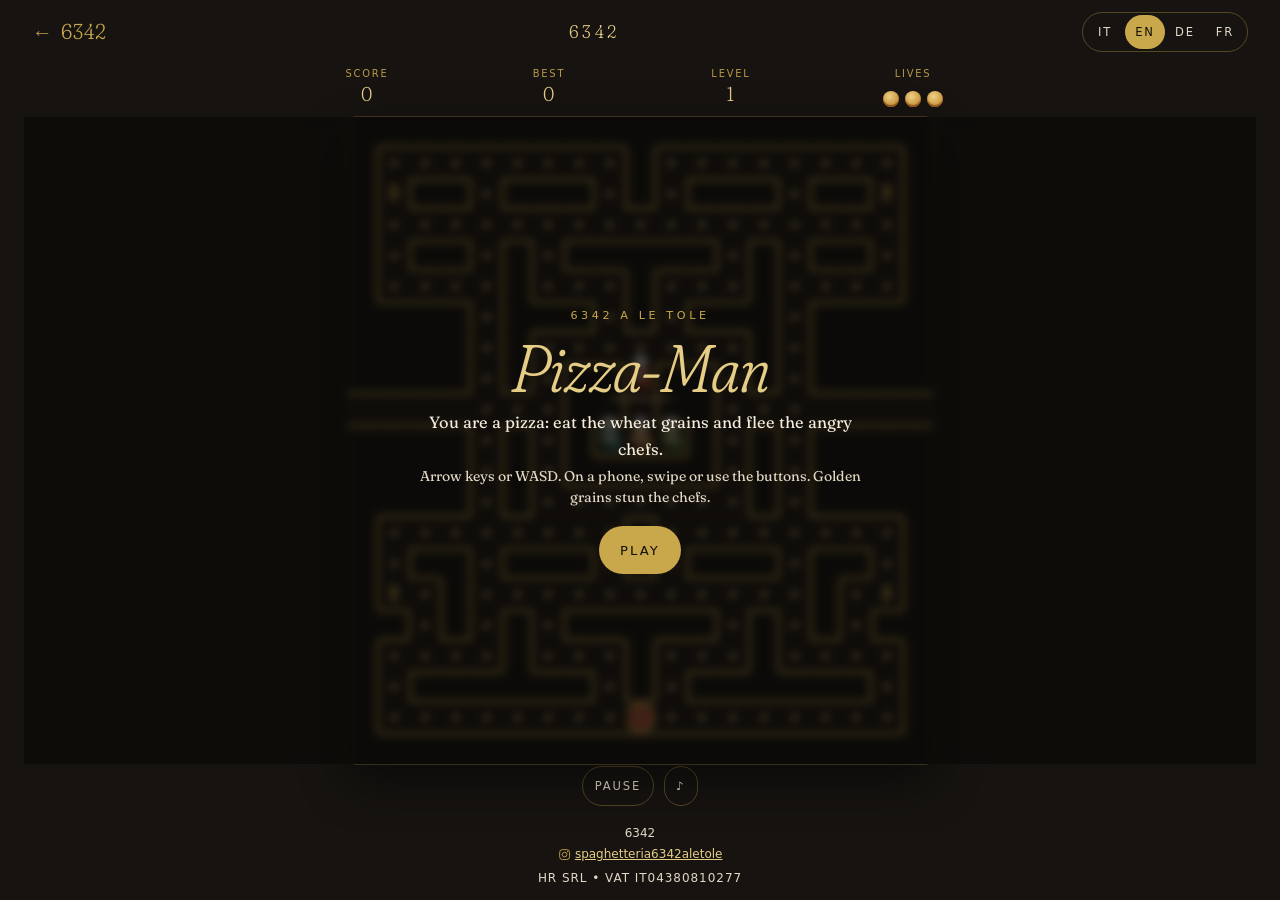
<file: en/gioco.html>
<!doctype html>
<html lang="en" data-base="../">
<head>
<meta charset="utf-8">
<meta name="viewport" content="width=device-width, initial-scale=1, viewport-fit=cover">
<title>Pizza-Man · Spaghetteria 6342 a le Tole, Venice</title>
<meta name="description" content="A little 6342 game: you are a pizza, you flee the chefs and eat the wheat grains.">
<!-- BOZZA: togliere noindex alla pubblicazione -->
<meta name="robots" content="noindex, nofollow">
<link rel="canonical" href="https://www.6342aletole.it/en/gioco.html">
<link rel="alternate" hreflang="it" href="https://www.6342aletole.it/gioco.html">
<link rel="alternate" hreflang="en" href="https://www.6342aletole.it/en/gioco.html">
<link rel="alternate" hreflang="de" href="https://www.6342aletole.it/de/gioco.html">
<link rel="alternate" hreflang="fr" href="https://www.6342aletole.it/fr/gioco.html">
<link rel="alternate" hreflang="x-default" href="https://www.6342aletole.it/gioco.html">
<meta name="theme-color" content="#161310">
<meta property="og:type" content="website">
<meta property="og:site_name" content="Spaghetteria 6342 a le Tole">
<meta property="og:title" content="Pizza-Man · 6342 a le Tole, Venice">
<meta property="og:description" content="You are a pizza: eat the wheat grains and flee the angry chefs.">
<meta property="og:url" content="https://www.6342aletole.it/en/gioco.html">
<meta property="og:image" content="https://www.6342aletole.it/assets/img/brand/og-6342.jpg">
<meta property="og:locale" content="en_GB"><meta property="og:locale:alternate" content="it_IT"><meta property="og:locale:alternate" content="de_DE"><meta property="og:locale:alternate" content="fr_FR">
<meta name="twitter:card" content="summary_large_image">
<link rel="icon" href="../favicon.ico" sizes="any">
<link rel="icon" type="image/png" sizes="192x192" href="../icon-192.png">
<link rel="apple-touch-icon" href="../apple-touch-icon.png">
<link rel="manifest" href="../site.webmanifest">
<link rel="stylesheet" href="../assets/css/base.css">
<link rel="stylesheet" href="../assets/css/gioco.css">
<script defer src="../assets/js/gioco.js"></script>
</head>
<body class="gioco-page">
<a class="skip-link" href="#gioco">Skip to the game</a>
<header class="g-top">
 <a class="back" href="index.html"><span aria-hidden="true">←</span> 6342</a>
 <p class="g-brand">6342</p>
 <nav class="lang" aria-label="Language"><a href="../gioco.html" hreflang="it" lang="it" title="Italiano">IT</a><a href="../en/gioco.html" hreflang="en" lang="en" title="English" aria-current="page">EN</a><a href="../de/gioco.html" hreflang="de" lang="de" title="Deutsch">DE</a><a href="../fr/gioco.html" hreflang="fr" lang="fr" title="Français">FR</a></nav>
</header>
<main id="gioco" class="g-main">
 <div class="g-hud">
  <div><span>Score</span><strong id="sc-score">0</strong></div>
  <div><span>Best</span><strong id="sc-hi">0</strong></div>
  <div><span>Level</span><strong id="sc-lv">1</strong></div>
  <div><span>Lives</span><div class="g-lives" id="sc-lives" aria-label="Lives"></div></div>
 </div>
 <div class="g-stage">
  <canvas id="g-canvas" width="608" height="672" aria-label="Pizza-Man game board">Pizza-Man</canvas>
  <div class="g-overlay" id="g-overlay">
   <div class="g-card" id="g-title-card">
    <p class="g-kicker">6342 a le Tole</p>
    <h1>Pizza-Man</h1>
    <p class="g-sub">You are a pizza: eat the wheat grains and flee the angry chefs.</p>
    <p class="g-help">Arrow keys or WASD. On a phone, swipe or use the buttons. Golden grains stun the chefs.</p>
    <button type="button" class="btn btn-oro" id="btn-play">Play</button>
   </div>
   <div class="g-card" id="g-msg-card" hidden>
    <p class="g-msg" id="g-msg"></p>
    <button type="button" class="btn btn-oro" id="btn-msg">Resume</button>
   </div>
  </div>
 </div>
 <div class="g-pad" id="g-pad" aria-label="Controls">
  <button type="button" data-dir="up" aria-label="Up">▲</button>
  <button type="button" data-dir="left" aria-label="Left">◀</button>
  <button type="button" data-dir="right" aria-label="Right">▶</button>
  <button type="button" data-dir="down" aria-label="Down">▼</button>
 </div>
 <div class="g-tools">
  <button type="button" id="btn-pause">Pause</button>
  <button type="button" id="btn-mute" aria-label="Sound" aria-pressed="false">♪</button>
 </div>
</main>
<footer class="g-foot">
 <p>6342</p>
 <p><a class="ig-handle" href="https://www.instagram.com/spaghetteria6342aletole/" target="_blank" rel="noopener" aria-label="Instagram spaghetteria6342aletole"><svg viewBox="0 0 24 24" width="20" height="20" aria-hidden="true" focusable="false"><rect x="3" y="3" width="18" height="18" rx="5" fill="none" stroke="currentColor" stroke-width="1.6"/><circle cx="12" cy="12" r="4.2" fill="none" stroke="currentColor" stroke-width="1.6"/><circle cx="17.4" cy="6.6" r="1.1" fill="currentColor"/></svg>spaghetteria6342aletole</a></p>
 <p class="legal">HR SRL • VAT IT04380810277</p>
</footer>
</body>
</html>
</file>
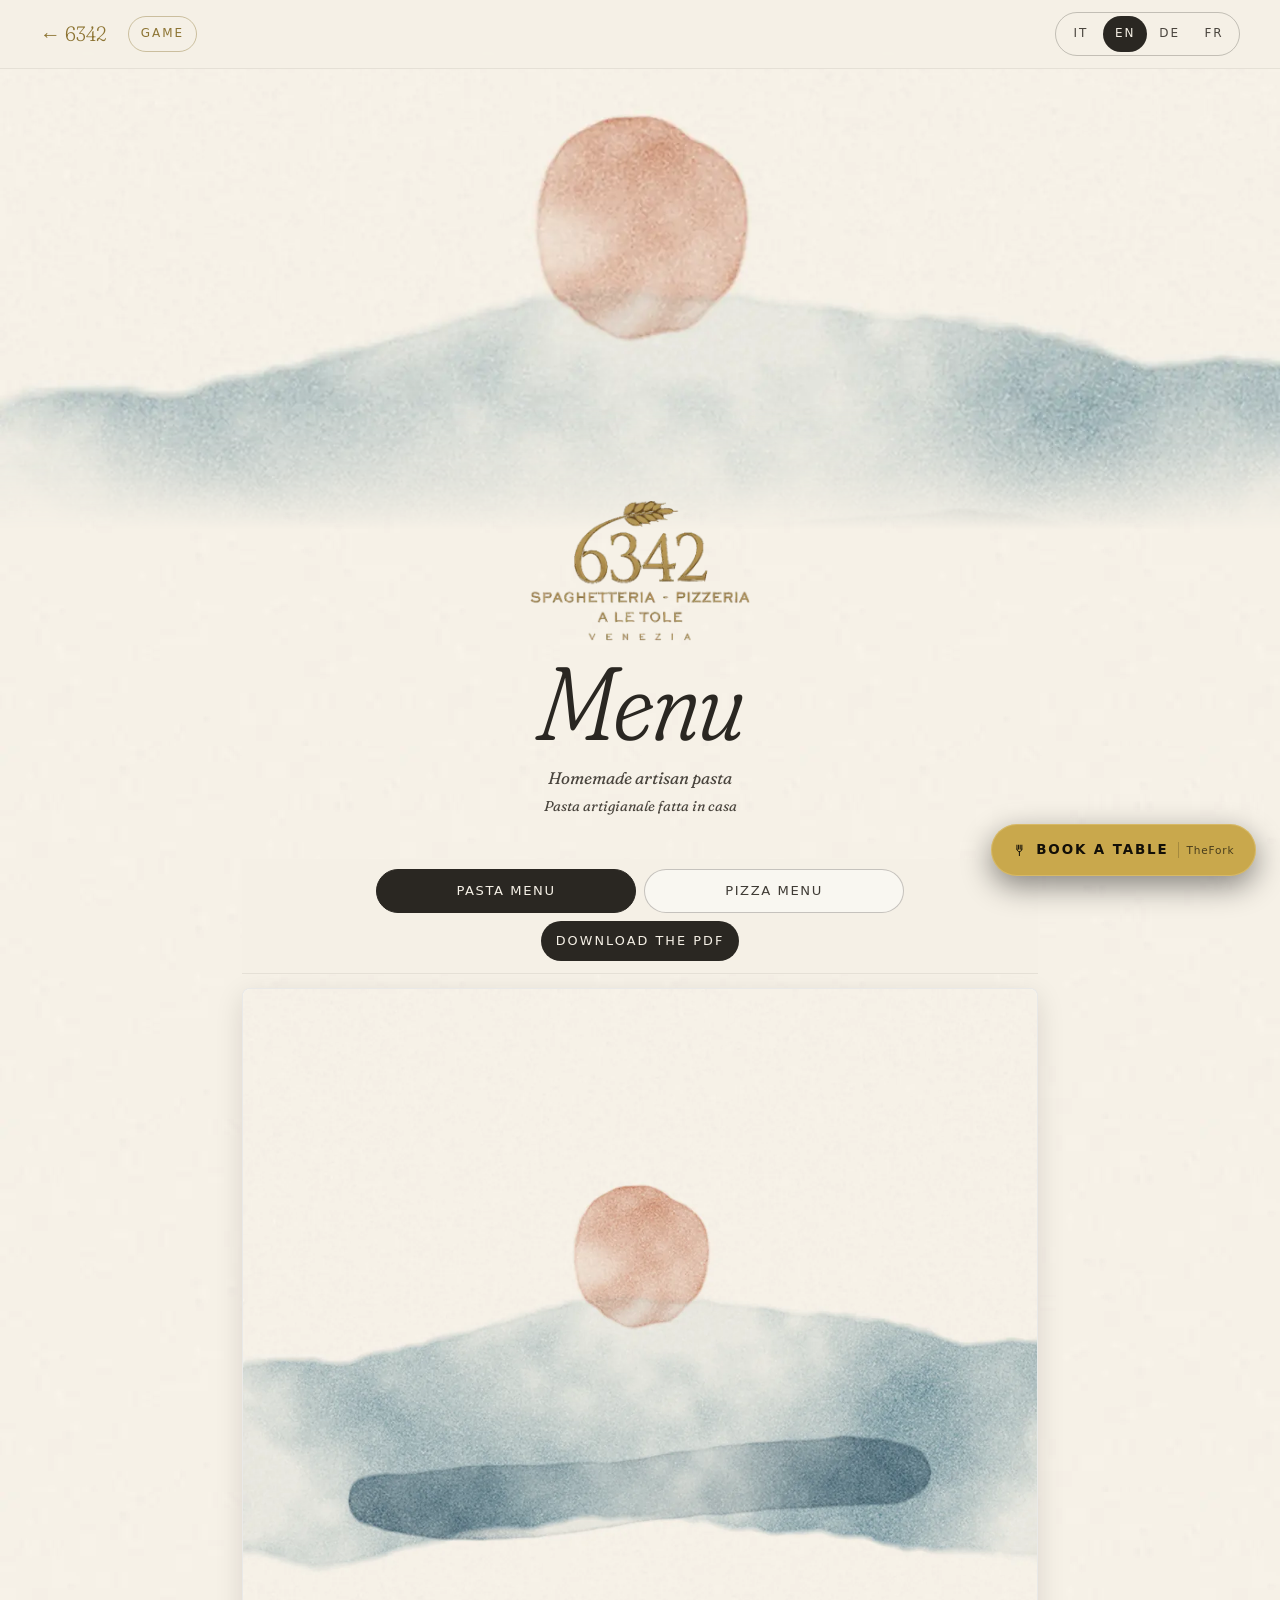
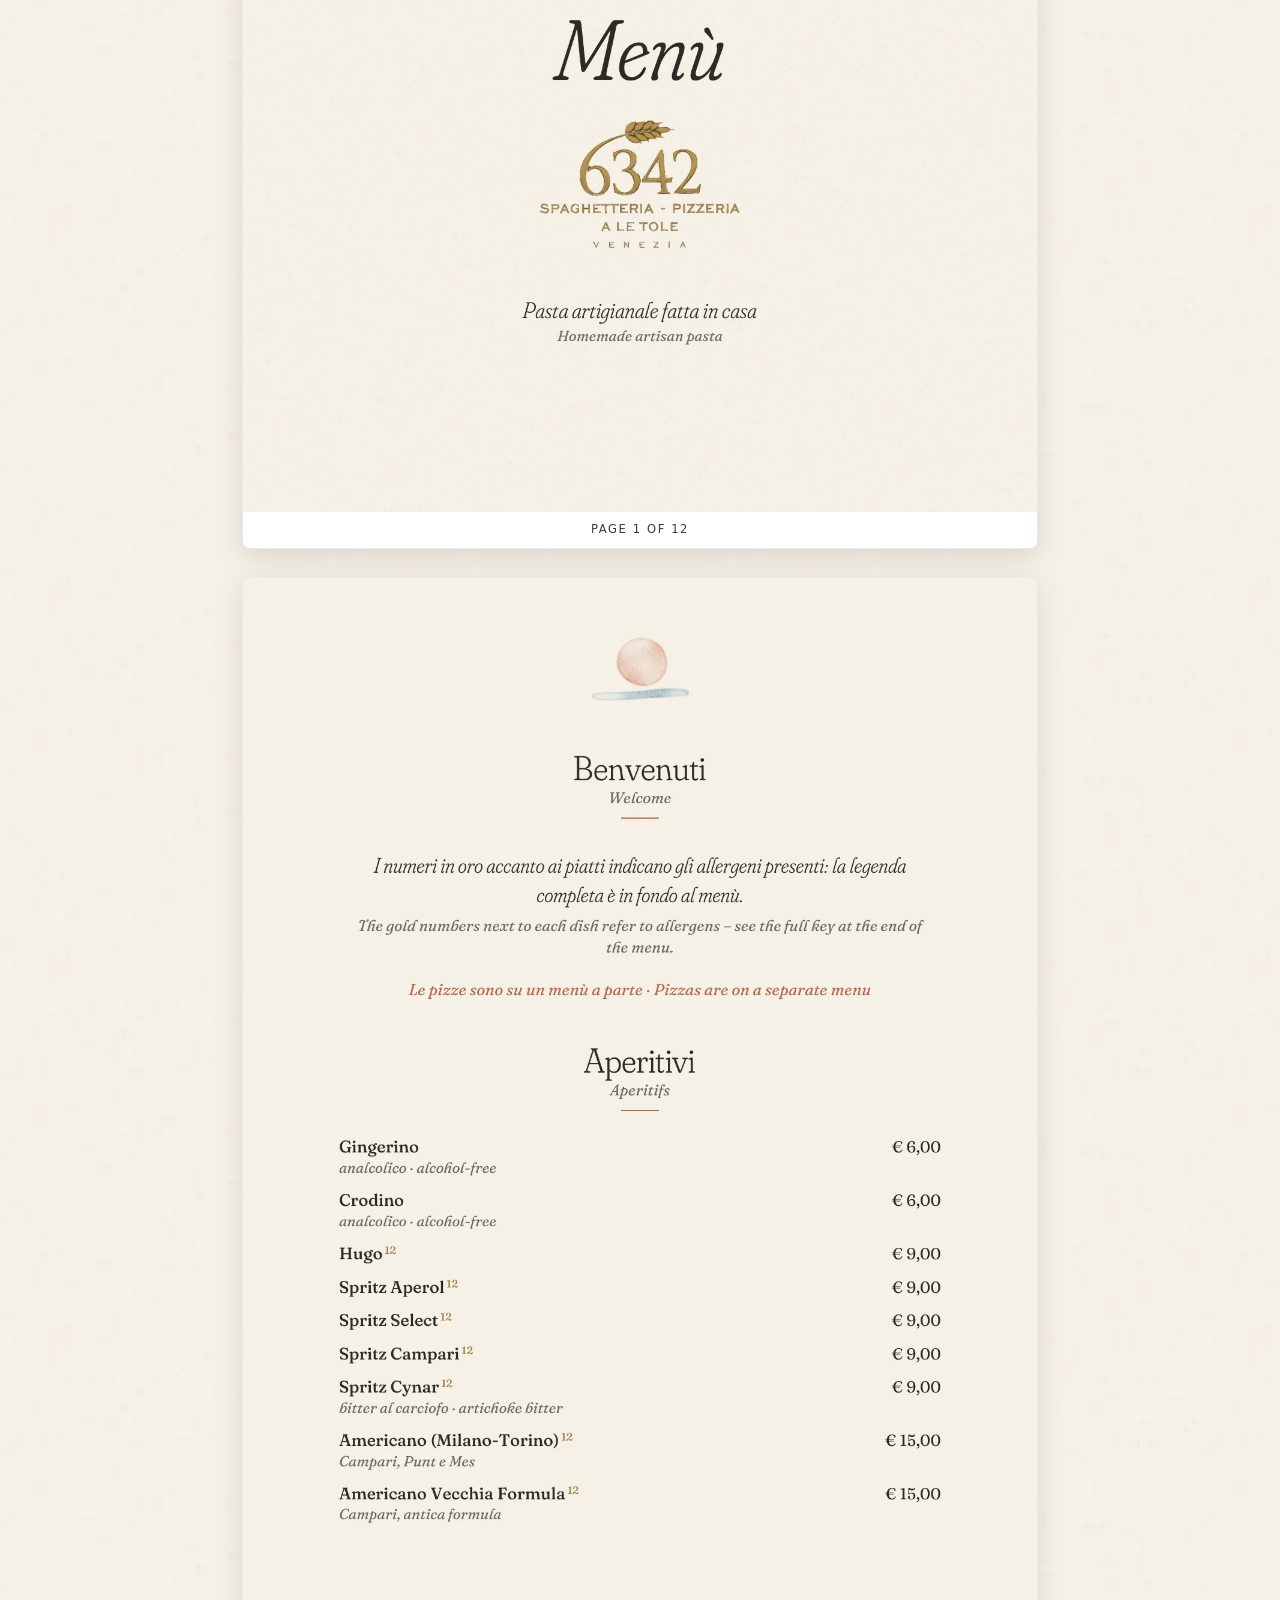
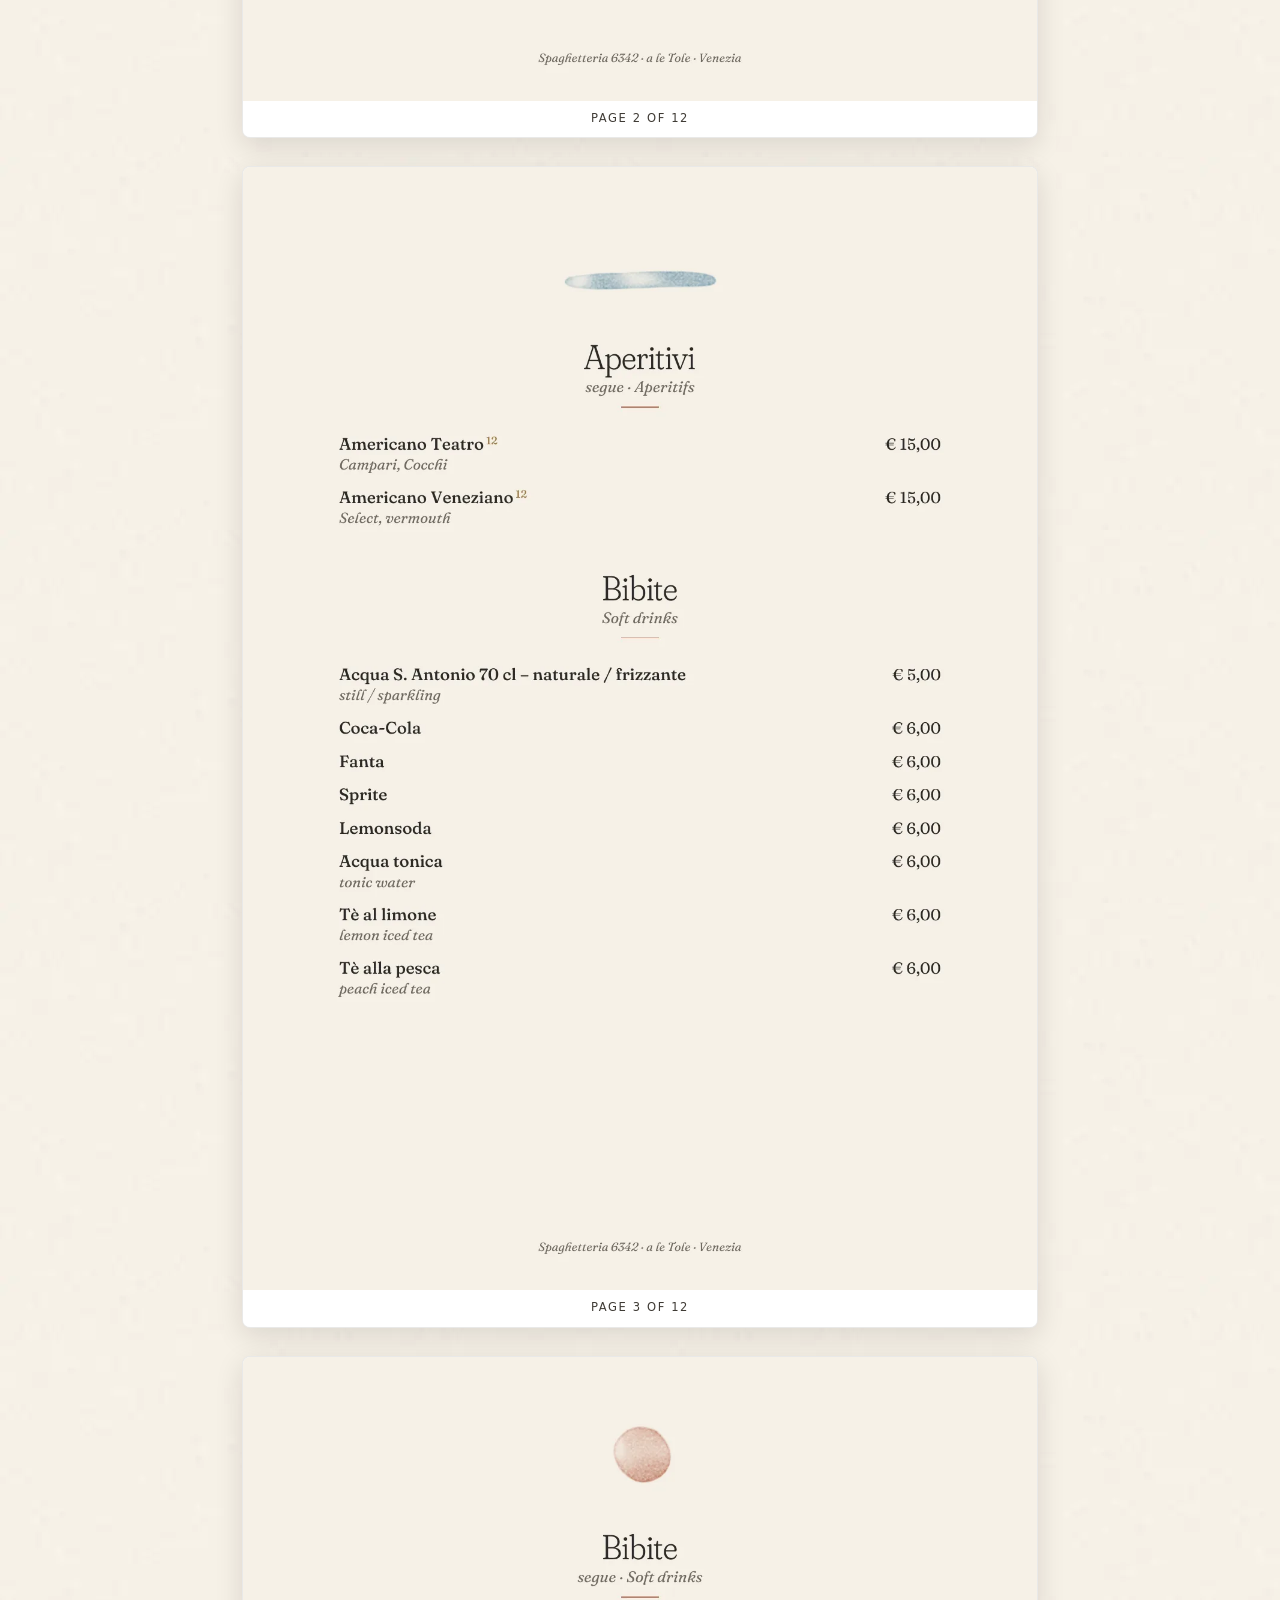
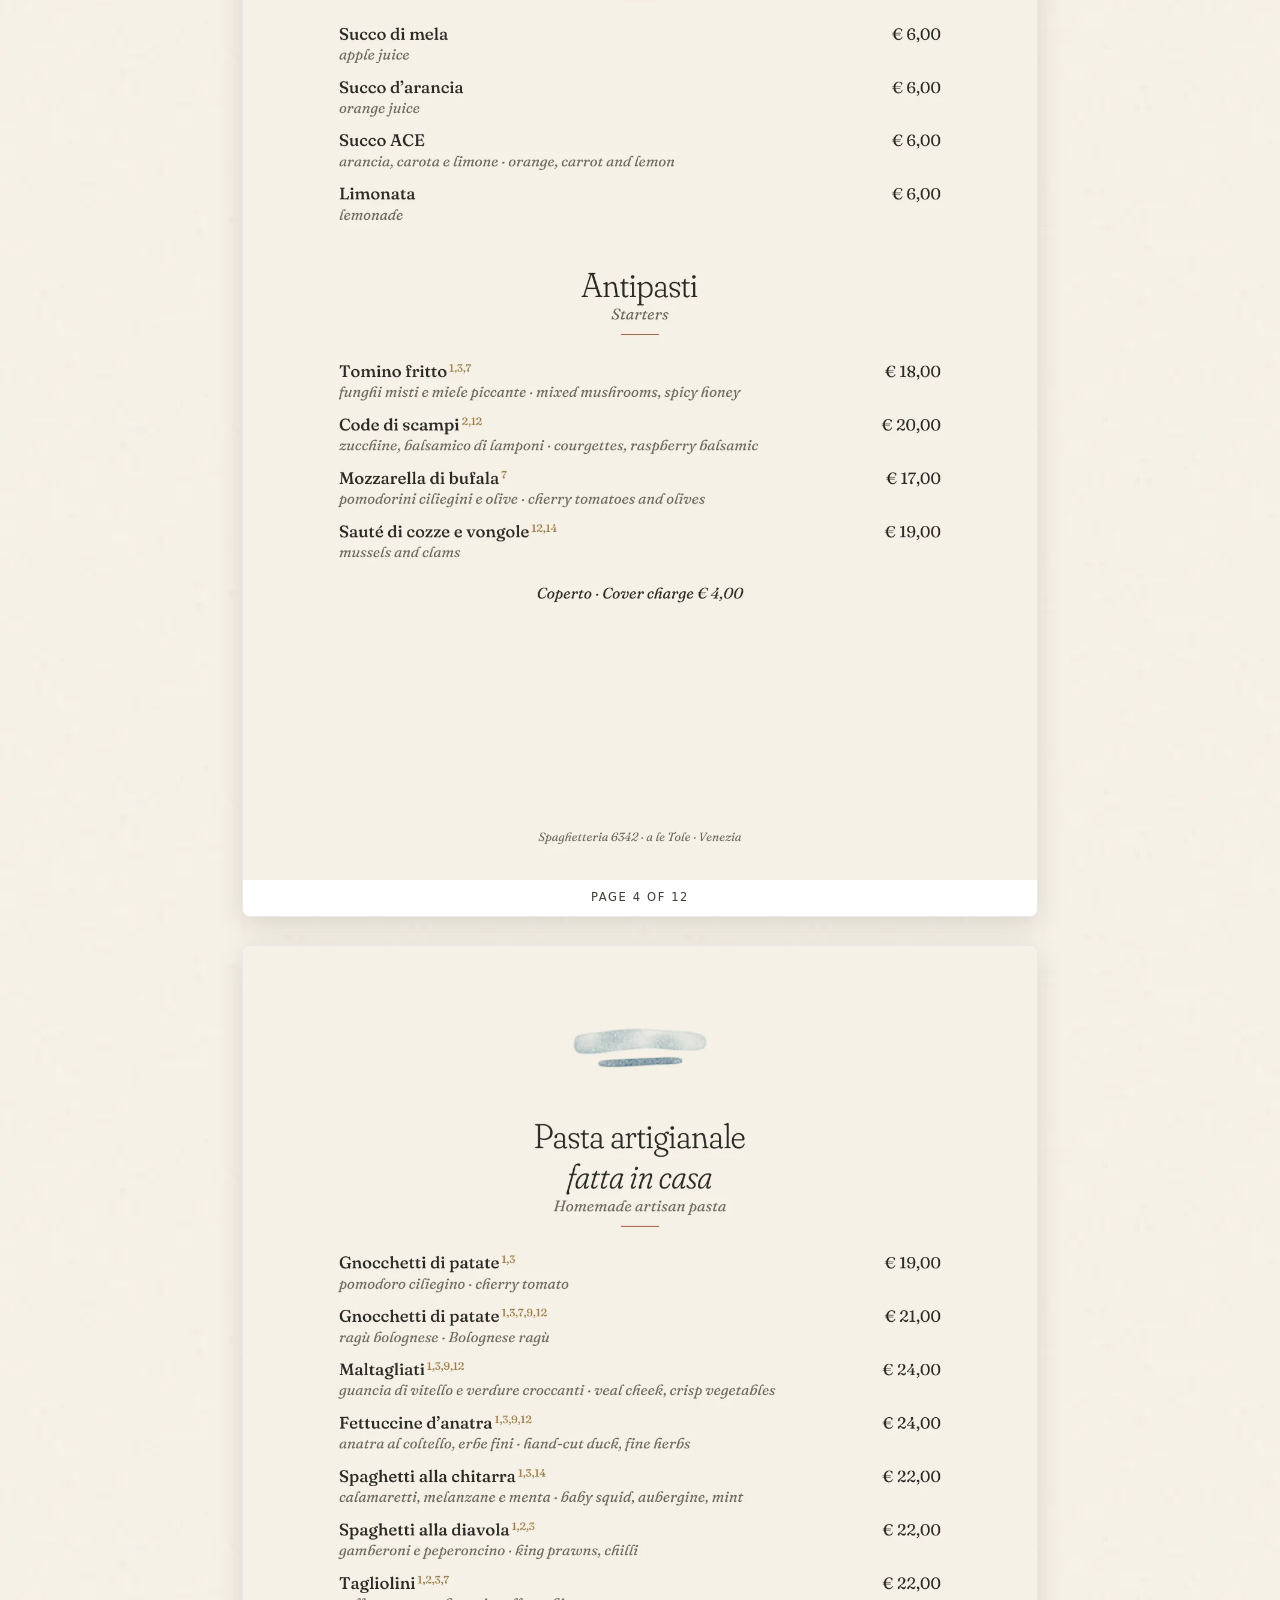
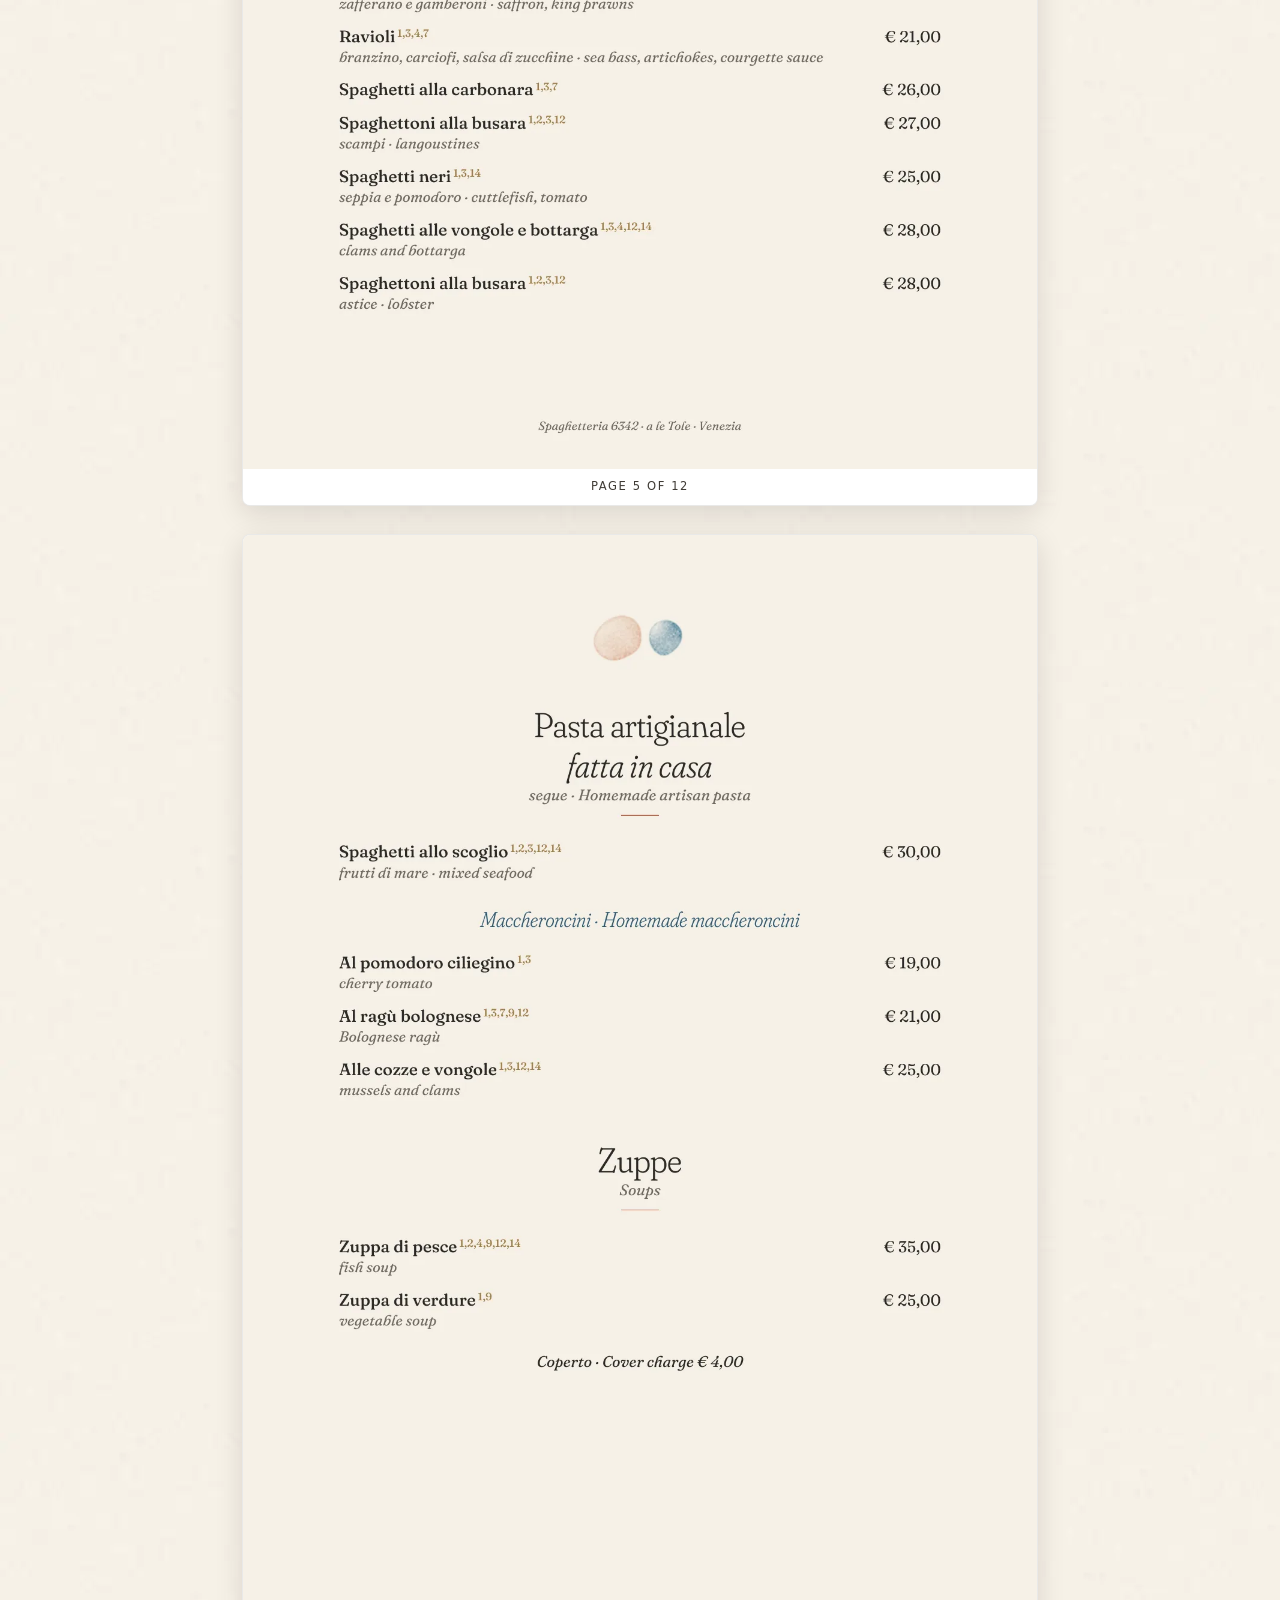
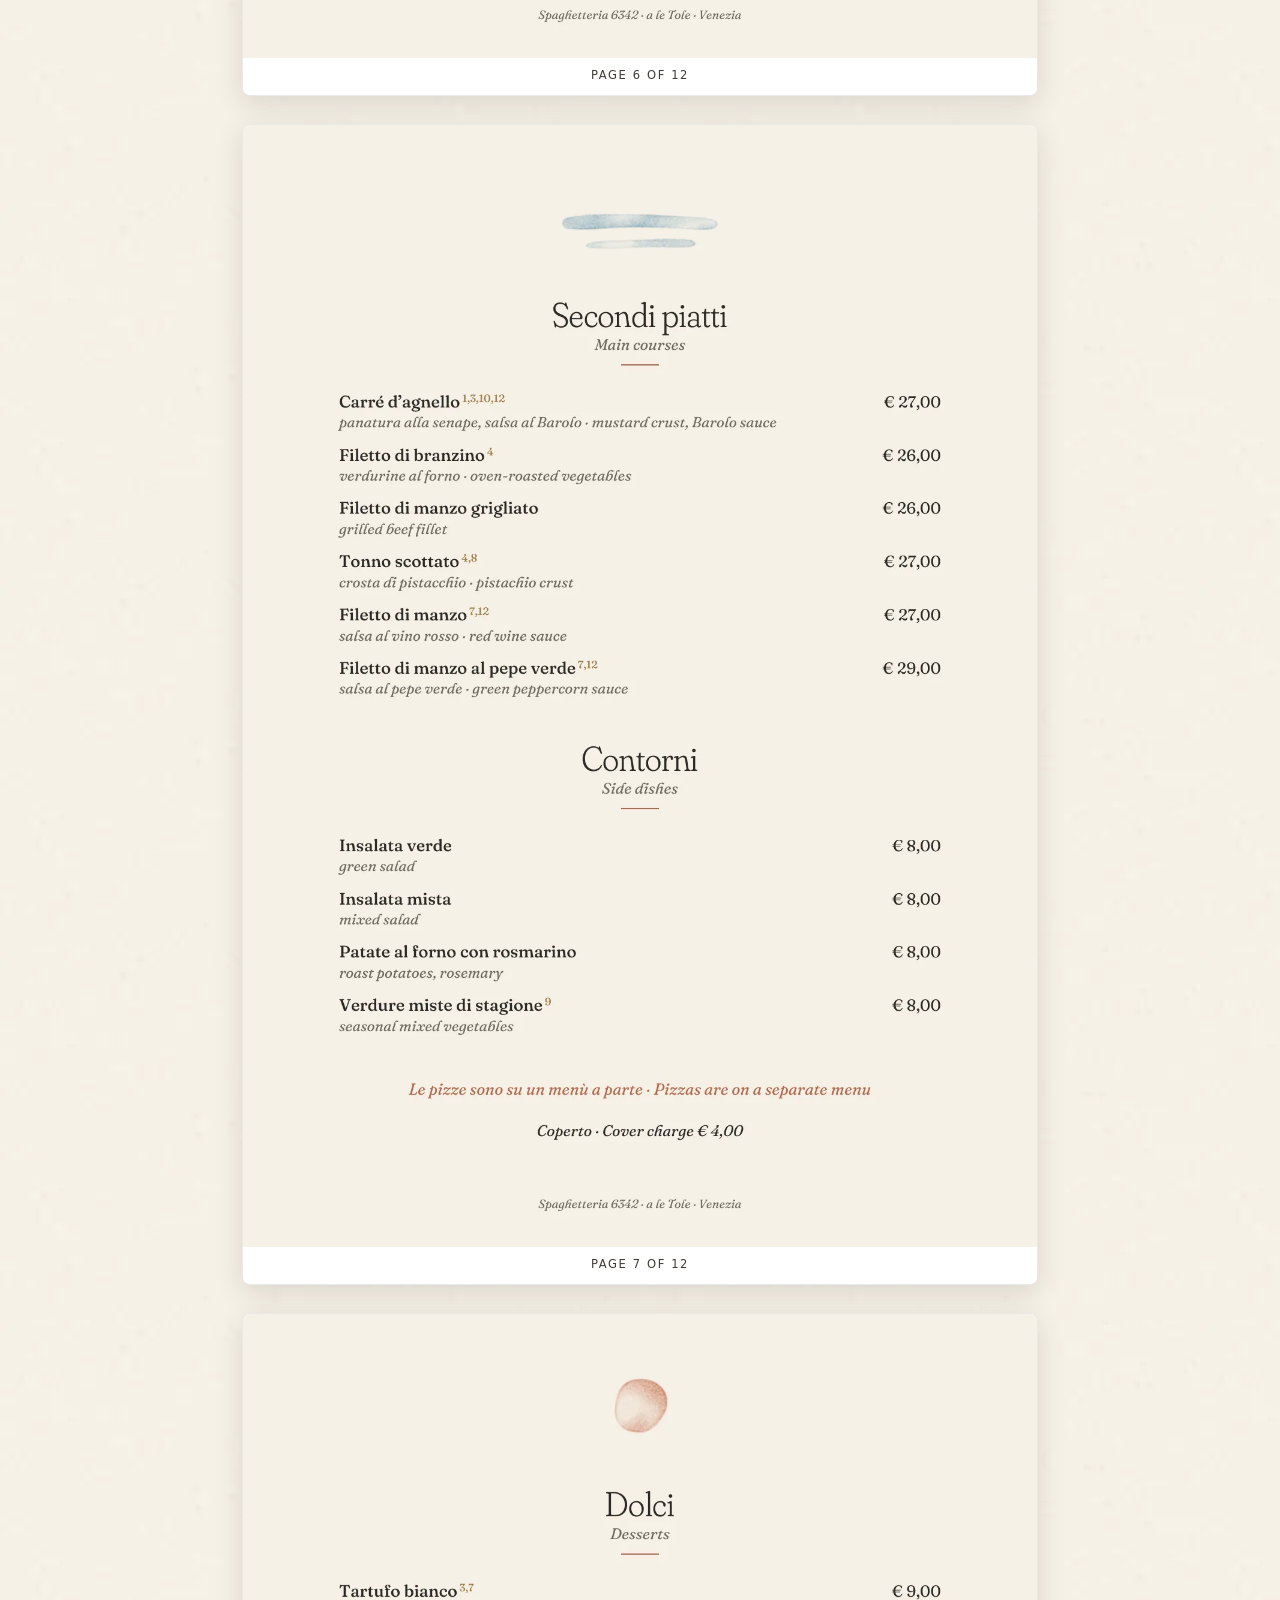
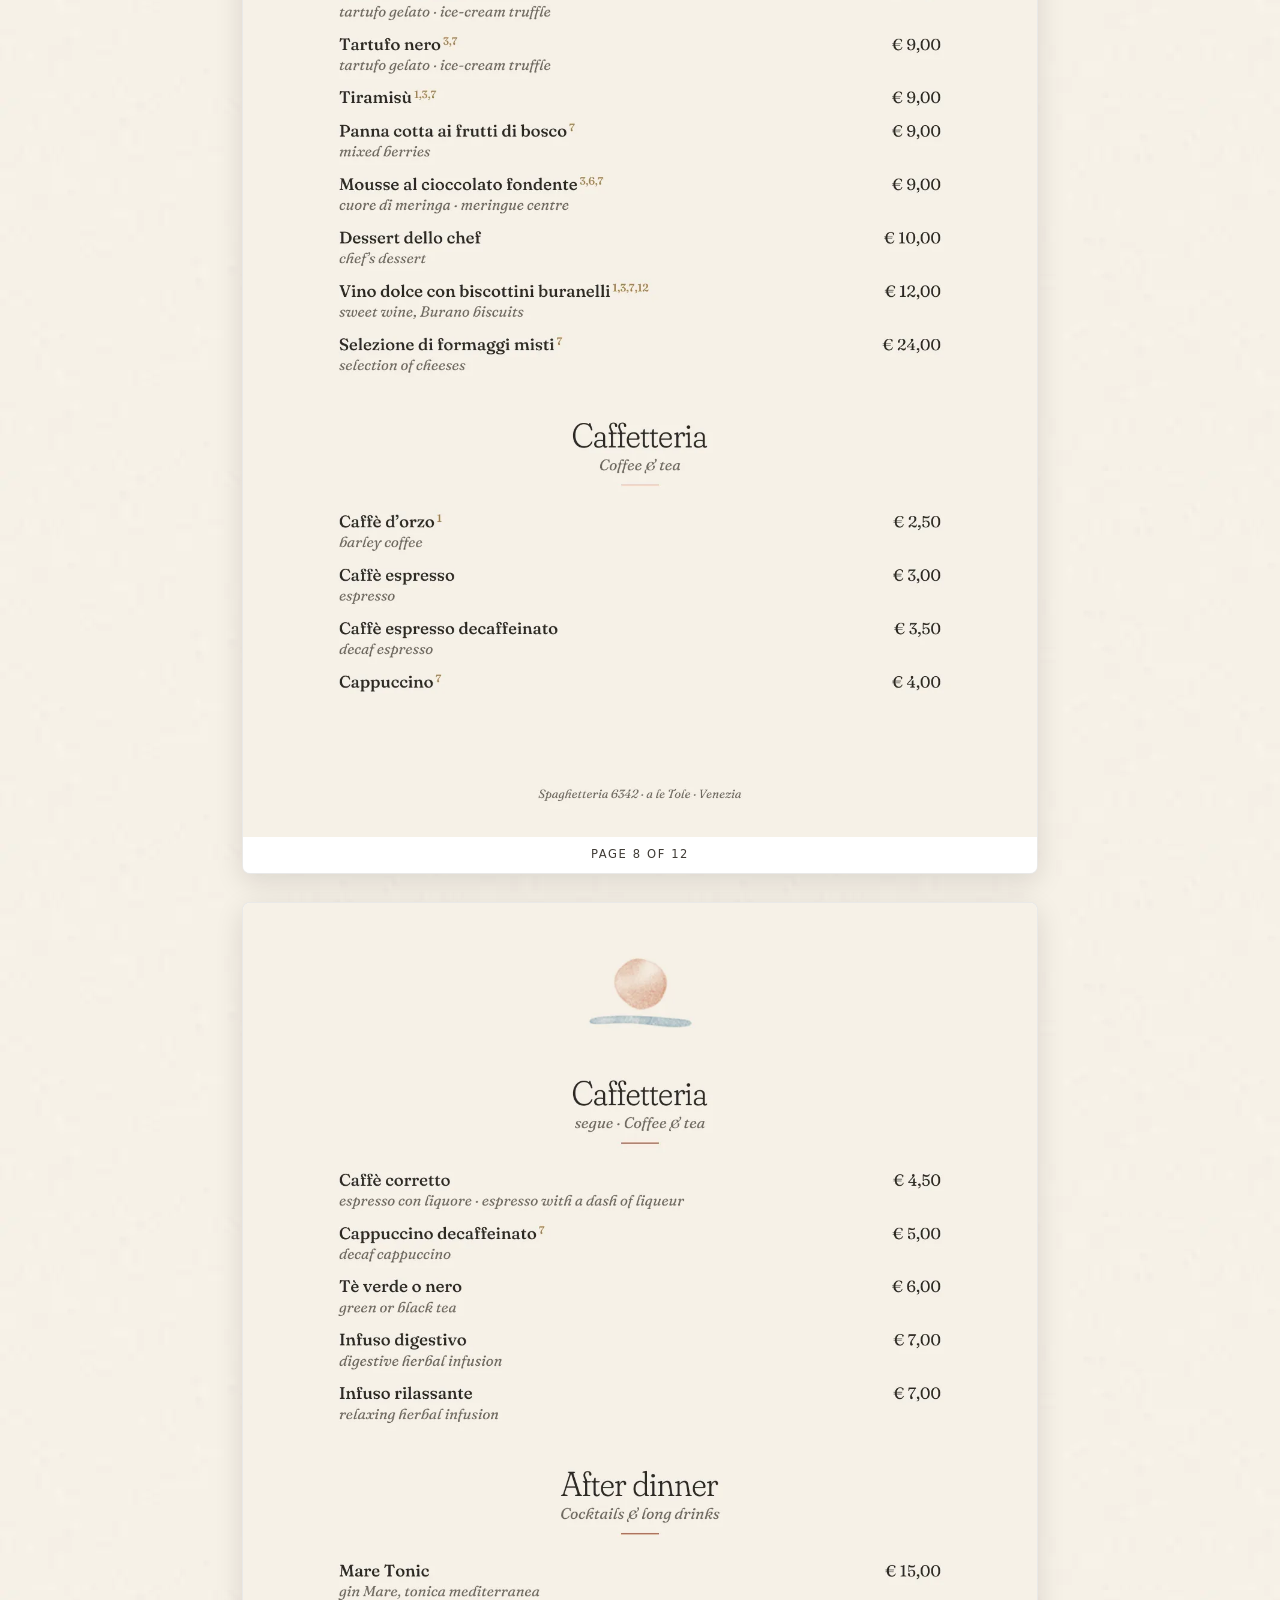
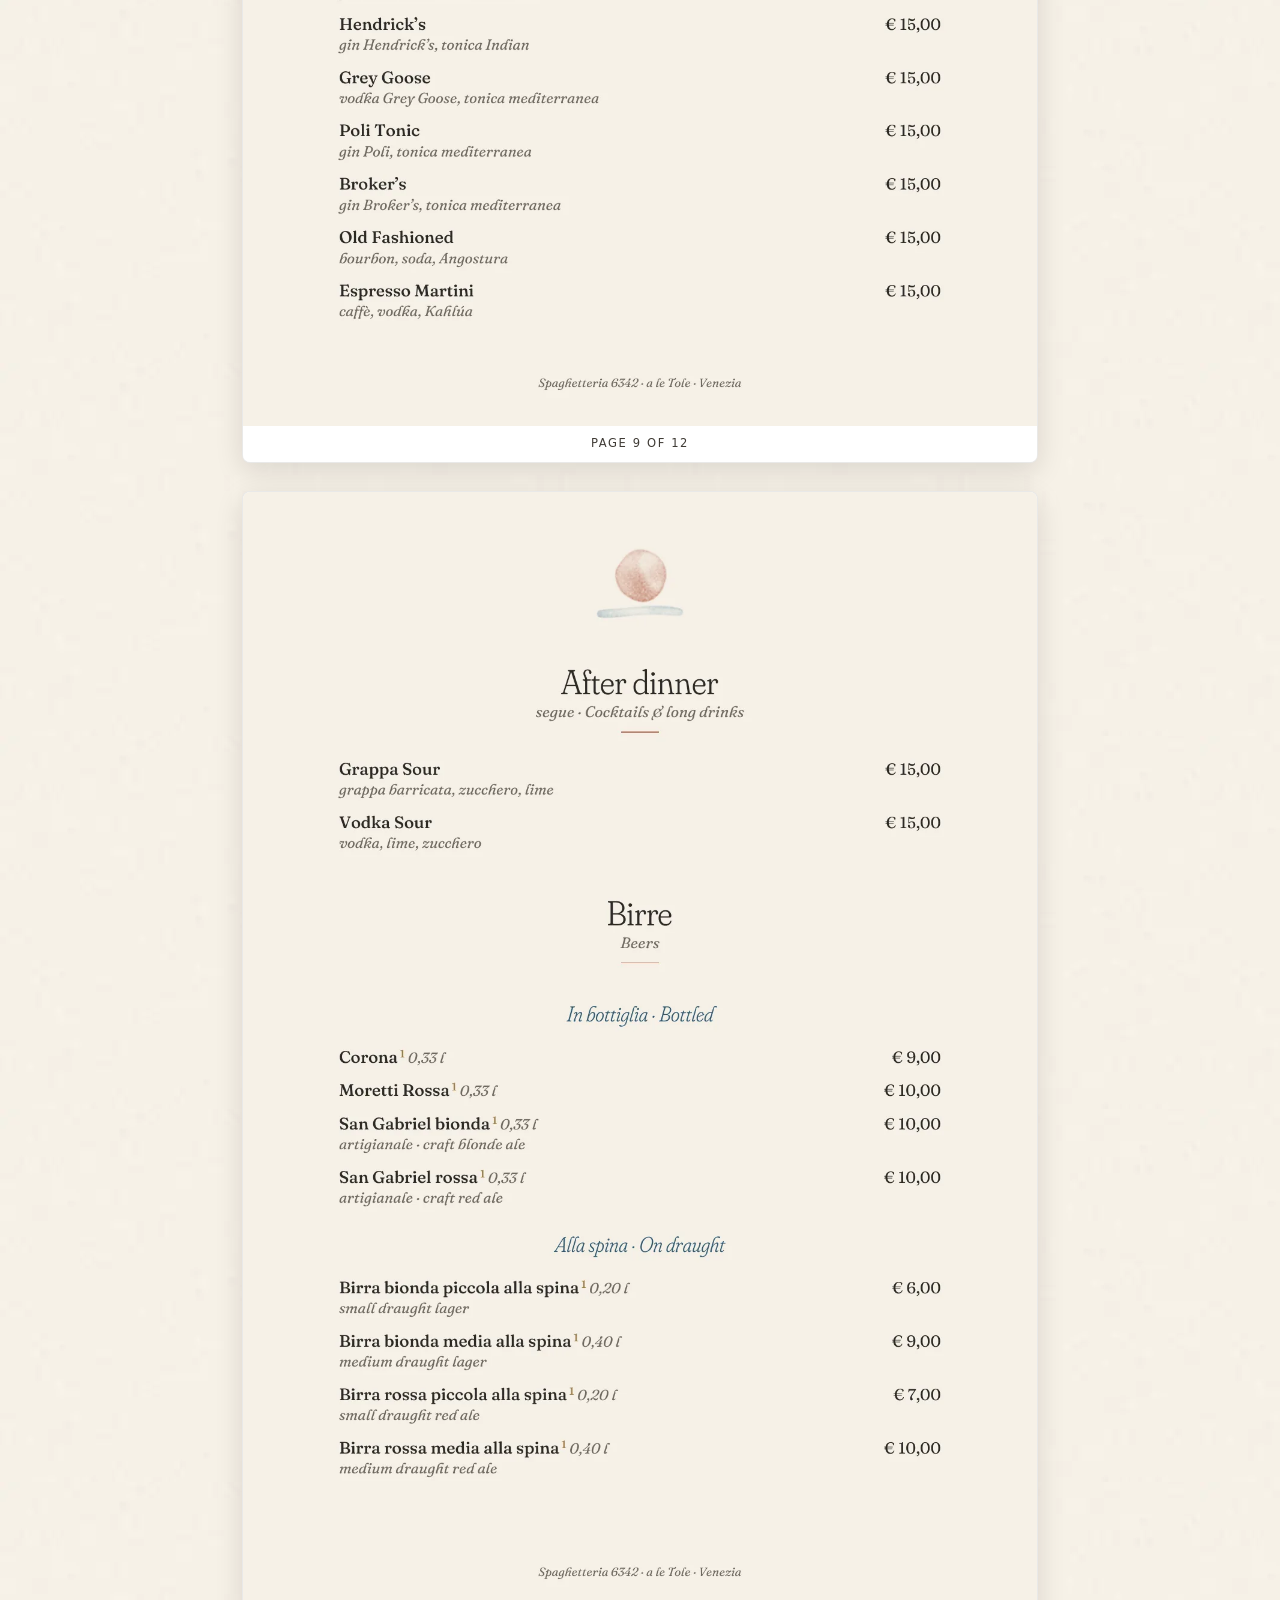
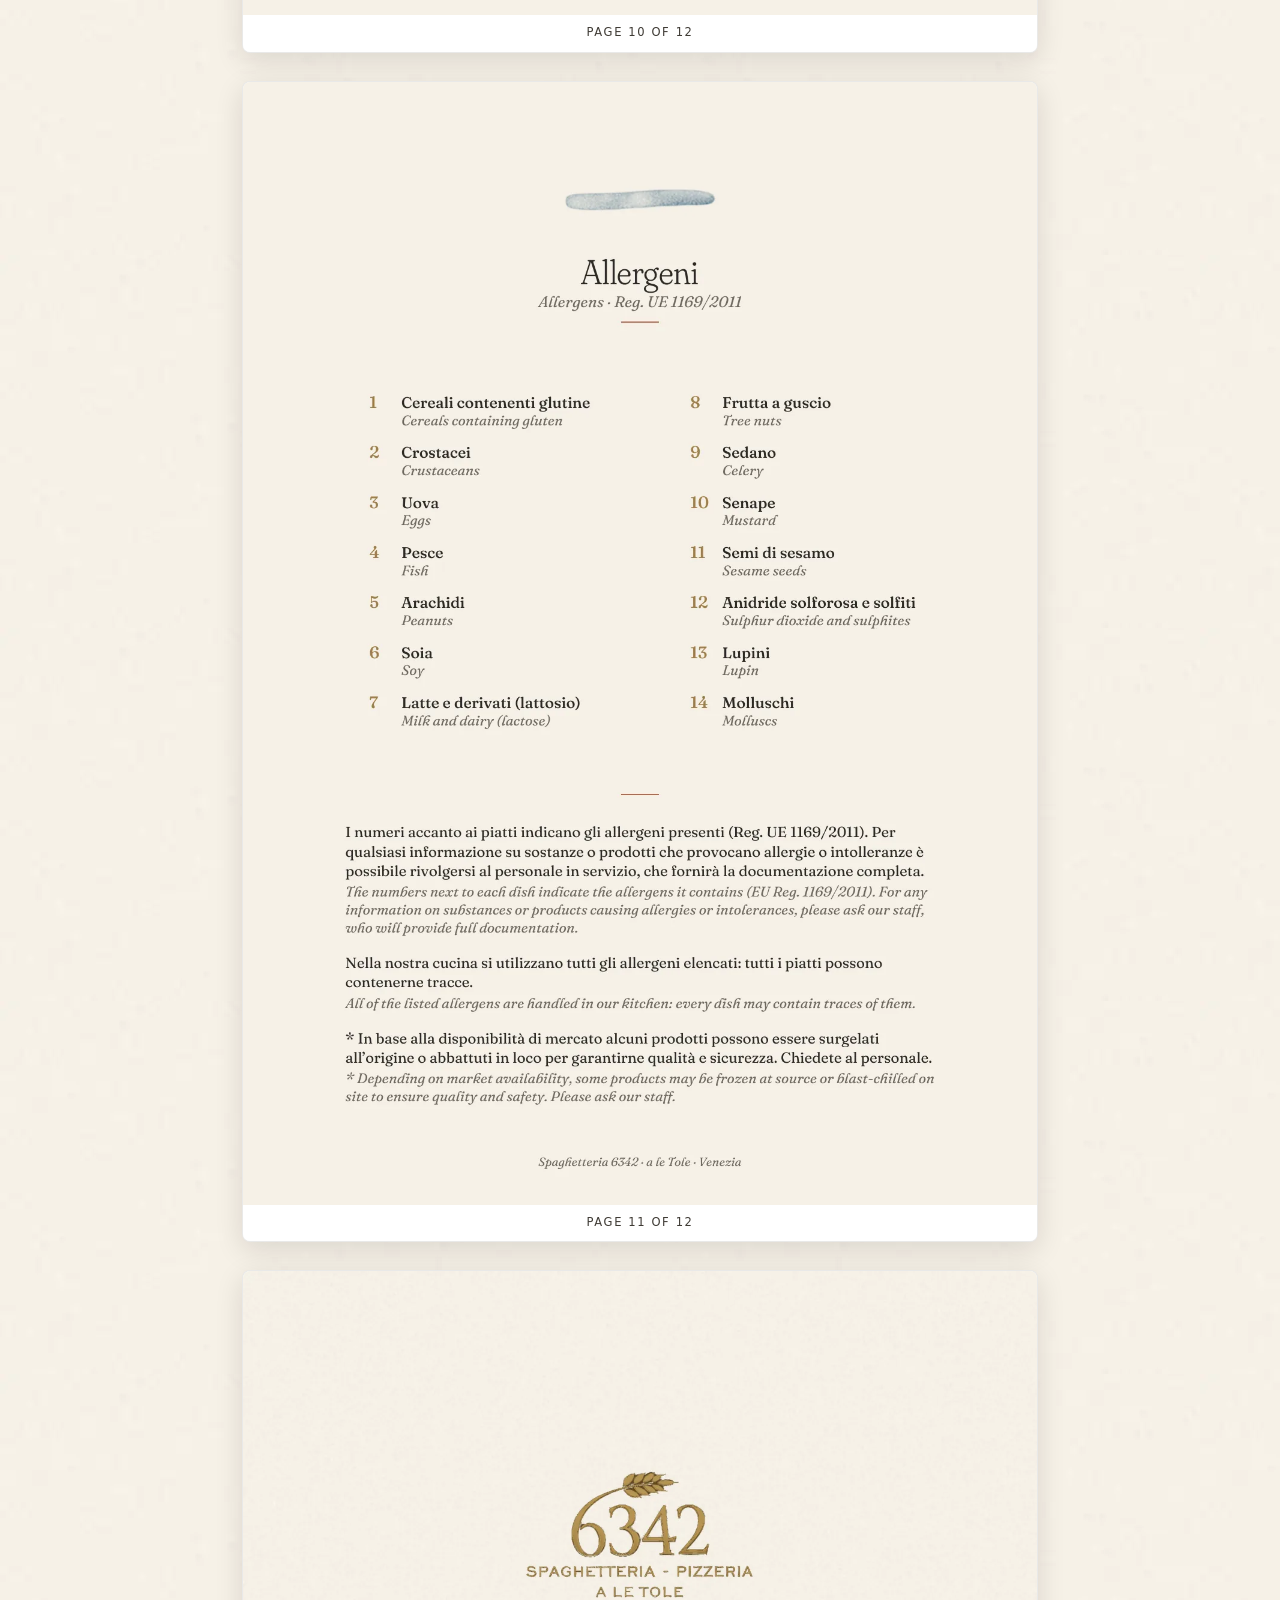
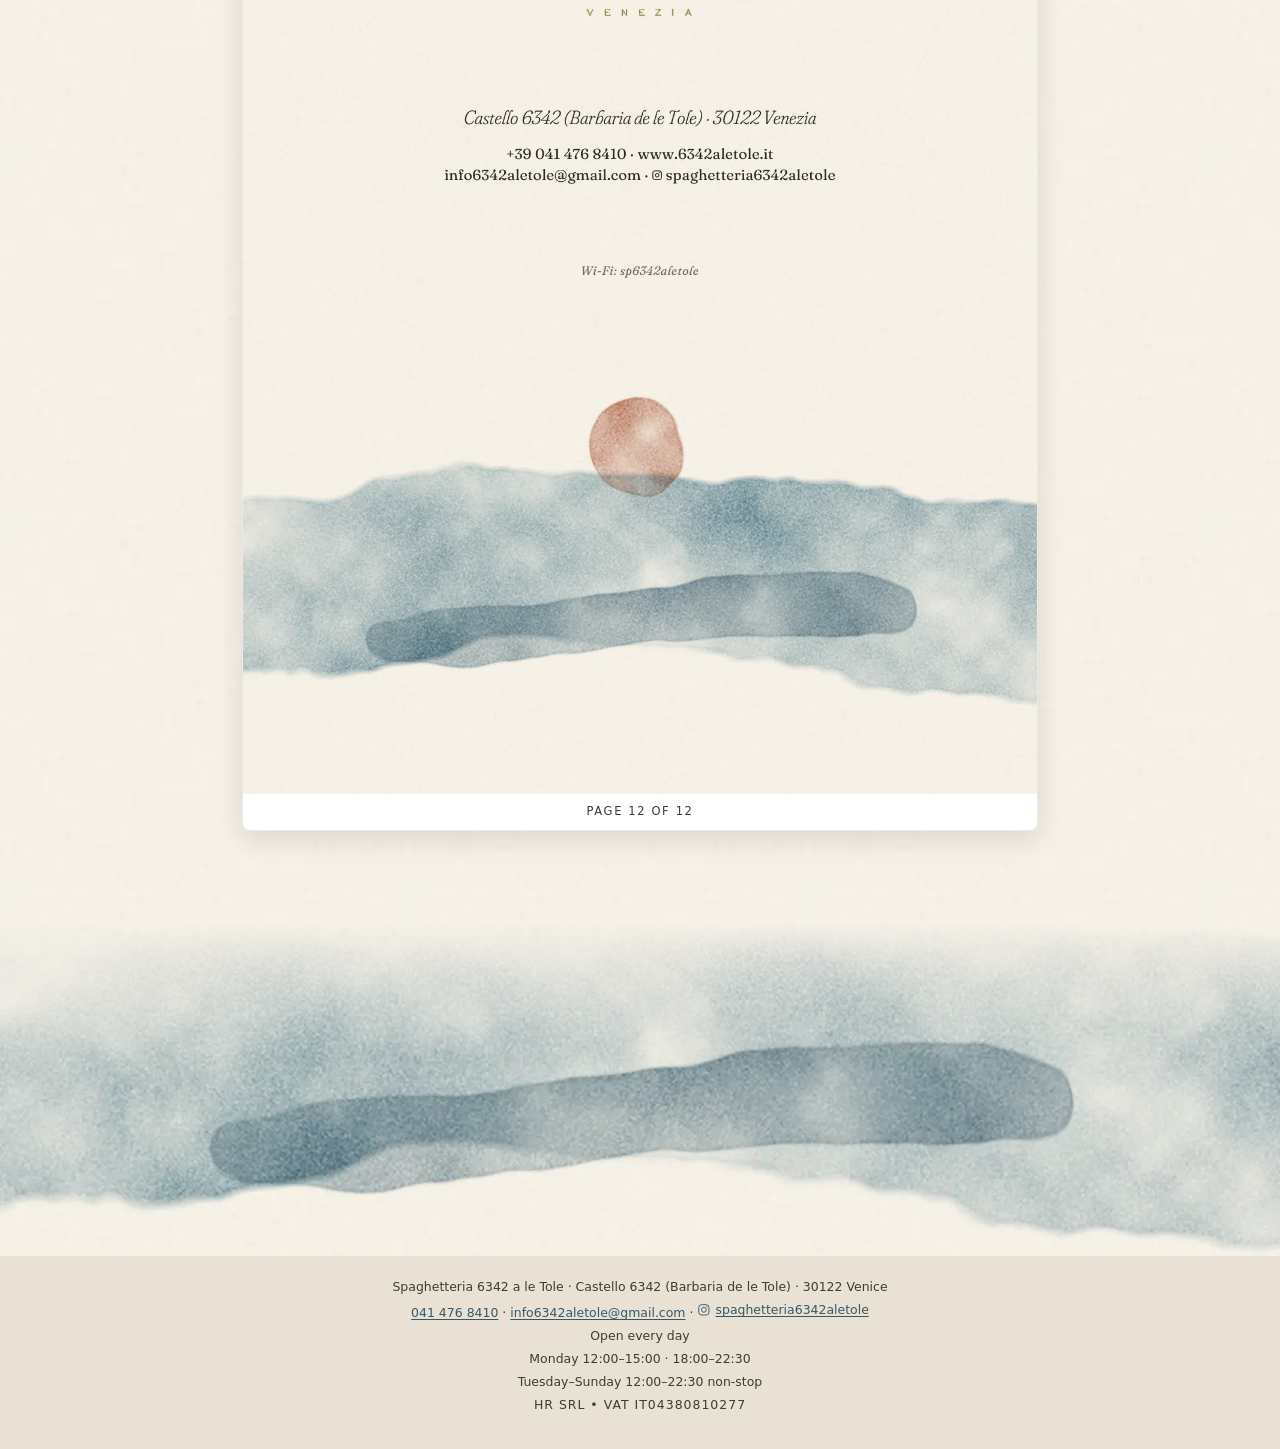
<file: en/menu.html>
<!doctype html>
<html lang="en" data-base="../">
<head>
<meta charset="utf-8">
<meta name="viewport" content="width=device-width, initial-scale=1, viewport-fit=cover">
<title>Menu · Spaghetteria 6342 a le Tole, Venice · fresh pasta and pizza</title>
<meta name="description" content="The menu of Spaghetteria 6342 a le Tole: homemade artisan pasta, pizzas, main courses, desserts, aperitifs and after-dinner drinks. Prices and allergens, in Italian, English, German and French.">
<!-- BOZZA: togliere noindex alla pubblicazione -->
<meta name="robots" content="noindex, nofollow">
<link rel="canonical" href="https://www.6342aletole.it/en/menu.html">
<link rel="alternate" hreflang="it" href="https://www.6342aletole.it/menu.html">
<link rel="alternate" hreflang="en" href="https://www.6342aletole.it/en/menu.html">
<link rel="alternate" hreflang="de" href="https://www.6342aletole.it/de/menu.html">
<link rel="alternate" hreflang="fr" href="https://www.6342aletole.it/fr/menu.html">
<link rel="alternate" hreflang="x-default" href="https://www.6342aletole.it/menu.html">
<meta name="theme-color" content="#f5f0e6">
<meta property="og:type" content="website">
<meta property="og:site_name" content="Spaghetteria 6342 a le Tole">
<meta property="og:title" content="Menu · 6342 a le Tole, Venice">
<meta property="og:description" content="Homemade artisan pasta, pizzas and desserts. The watercolour menu, in Italian, English, German and French.">
<meta property="og:url" content="https://www.6342aletole.it/en/menu.html">
<meta property="og:image" content="https://www.6342aletole.it/assets/img/brand/og-6342.jpg">
<meta property="og:locale" content="en_GB"><meta property="og:locale:alternate" content="it_IT"><meta property="og:locale:alternate" content="de_DE"><meta property="og:locale:alternate" content="fr_FR">
<meta name="twitter:card" content="summary_large_image">
<link rel="icon" href="../favicon.ico" sizes="any">
<link rel="icon" type="image/png" sizes="192x192" href="../icon-192.png">
<link rel="apple-touch-icon" href="../apple-touch-icon.png">
<link rel="manifest" href="../site.webmanifest">
<link rel="preload" as="image" type="image/webp" href="../assets/img/menu/pasta/pagina-01.webp" fetchpriority="high">
<link rel="stylesheet" href="../assets/css/base.css">
<link rel="stylesheet" href="../assets/css/menu.css">
<script>document.documentElement.setAttribute('data-menu',location.hash==='#pizza'?'pizza':'pasta');</script>
<script defer src="../assets/js/menu.classic.js"></script>
<!--LD-MENU-->
<script type="application/ld+json">{"@context":"https://schema.org","@type":"Menu","@id":"https://www.6342aletole.it/menu.html#menu","name":"Menù · Spaghetteria 6342 a le Tole","url":"https://www.6342aletole.it/menu.html","inLanguage":"it","hasMenuSection":[{"@type":"MenuSection","name":"Menù Pasta","url":"https://www.6342aletole.it/menu.html#pasta"},{"@type":"MenuSection","name":"Menù Pizza","url":"https://www.6342aletole.it/menu.html#pizza"}]}</script>
<!--/LD-MENU-->
</head>
<body class="menu-page">
<a class="skip-link" href="#menu-root">Skip to the menu</a>
<header class="mtop">
 <div class="mtop-left">
  <a class="back" href="index.html" data-ui-label="home"><span aria-hidden="true">←</span> 6342</a>
  <a class="g-link" href="gioco.html">Game</a>
 </div>
 <nav class="lang" aria-label="Language"><a href="../menu.html" hreflang="it" lang="it" title="Italiano">IT</a><a href="../en/menu.html" hreflang="en" lang="en" title="English" aria-current="page">EN</a><a href="../de/menu.html" hreflang="de" lang="de" title="Deutsch">DE</a><a href="../fr/menu.html" hreflang="fr" lang="fr" title="Français">FR</a></nav>
</header>

<section class="mhero">
 <div class="mhero-laguna" aria-hidden="true"></div>
 <img class="mhero-logo" src="../assets/img/brand/logo-6342-oro-480.webp" srcset="../assets/img/brand/logo-6342-oro-480.webp 480w, ../assets/img/brand/logo-6342-oro-720.webp 720w, ../assets/img/brand/logo-6342-oro-960.webp 960w" sizes="220px" width="480" height="308" alt="6342 Spaghetteria · Pizzeria · A le Tole · Venice" fetchpriority="high">
 <h1 data-ui="titolo">Menu</h1>
 <p class="mhero-sub"><em>Homemade artisan pasta</em><br><span lang="it">Pasta artigianale fatta in casa</span></p>
</section>

<div class="mwrap menu-viewer" id="menu-root">
 <div class="menu-toolbar">
  <nav class="menu-tabs" aria-label="Choose a menu">
   <a class="menu-tab" href="#pasta" id="tab-pasta">Pasta menu</a>
   <a class="menu-tab" href="#pizza" id="tab-pizza">Pizza menu</a>
  </nav>
  <a class="btn btn-inchiostro pdf-dl" id="dl-pasta" href="../assets/pdf/menu-6342-pasta-A4.pdf" download>Download the PDF</a>
  <a class="btn btn-inchiostro pdf-dl" id="dl-pizza" href="../assets/pdf/menu-6342-pizza-A4.pdf" download>Download the PDF</a>
 </div>
 <section id="pasta" class="menu-panel" aria-labelledby="tab-pasta">
  <div class="menu-pages" aria-label="Pasta menu pages">
   <figure class="menu-page">
    <img src="../assets/img/menu/pasta/pagina-01.webp" width="1323" height="1871" alt="Pasta menu, page 1 of 12" fetchpriority="high" >
    <figcaption>Page 1 of 12</figcaption>
   </figure>
   <figure class="menu-page">
    <img src="../assets/img/menu/pasta/pagina-02.webp" width="1323" height="1871" alt="Pasta menu, page 2 of 12" loading="lazy" decoding="async" >
    <figcaption>Page 2 of 12</figcaption>
   </figure>
   <figure class="menu-page">
    <img src="../assets/img/menu/pasta/pagina-03.webp" width="1323" height="1871" alt="Pasta menu, page 3 of 12" loading="lazy" decoding="async" >
    <figcaption>Page 3 of 12</figcaption>
   </figure>
   <figure class="menu-page">
    <img src="../assets/img/menu/pasta/pagina-04.webp" width="1323" height="1871" alt="Pasta menu, page 4 of 12" loading="lazy" decoding="async" >
    <figcaption>Page 4 of 12</figcaption>
   </figure>
   <figure class="menu-page">
    <img src="../assets/img/menu/pasta/pagina-05.webp" width="1323" height="1871" alt="Pasta menu, page 5 of 12" loading="lazy" decoding="async" >
    <figcaption>Page 5 of 12</figcaption>
   </figure>
   <figure class="menu-page">
    <img src="../assets/img/menu/pasta/pagina-06.webp" width="1323" height="1871" alt="Pasta menu, page 6 of 12" loading="lazy" decoding="async" >
    <figcaption>Page 6 of 12</figcaption>
   </figure>
   <figure class="menu-page">
    <img src="../assets/img/menu/pasta/pagina-07.webp" width="1323" height="1871" alt="Pasta menu, page 7 of 12" loading="lazy" decoding="async" >
    <figcaption>Page 7 of 12</figcaption>
   </figure>
   <figure class="menu-page">
    <img src="../assets/img/menu/pasta/pagina-08.webp" width="1323" height="1871" alt="Pasta menu, page 8 of 12" loading="lazy" decoding="async" >
    <figcaption>Page 8 of 12</figcaption>
   </figure>
   <figure class="menu-page">
    <img src="../assets/img/menu/pasta/pagina-09.webp" width="1323" height="1871" alt="Pasta menu, page 9 of 12" loading="lazy" decoding="async" >
    <figcaption>Page 9 of 12</figcaption>
   </figure>
   <figure class="menu-page">
    <img src="../assets/img/menu/pasta/pagina-10.webp" width="1323" height="1871" alt="Pasta menu, page 10 of 12" loading="lazy" decoding="async" >
    <figcaption>Page 10 of 12</figcaption>
   </figure>
   <figure class="menu-page">
    <img src="../assets/img/menu/pasta/pagina-11.webp" width="1323" height="1871" alt="Pasta menu, page 11 of 12" loading="lazy" decoding="async" >
    <figcaption>Page 11 of 12</figcaption>
   </figure>
   <figure class="menu-page">
    <img src="../assets/img/menu/pasta/pagina-12.webp" width="1323" height="1871" alt="Pasta menu, page 12 of 12" loading="lazy" decoding="async" >
    <figcaption>Page 12 of 12</figcaption>
   </figure>
  </div>
 </section>
 <section id="pizza" class="menu-panel" aria-labelledby="tab-pizza">
  <div class="menu-pages" aria-label="Pizza menu pages">
   <figure class="menu-page">
    <img src="../assets/img/menu/pizza/pagina-01.webp" width="1323" height="1871" alt="Pizza menu, page 1 of 6" fetchpriority="high" >
    <figcaption>Page 1 of 6</figcaption>
   </figure>
   <figure class="menu-page">
    <img src="../assets/img/menu/pizza/pagina-02.webp" width="1323" height="1871" alt="Pizza menu, page 2 of 6" loading="lazy" decoding="async" >
    <figcaption>Page 2 of 6</figcaption>
   </figure>
   <figure class="menu-page">
    <img src="../assets/img/menu/pizza/pagina-03.webp" width="1323" height="1871" alt="Pizza menu, page 3 of 6" loading="lazy" decoding="async" >
    <figcaption>Page 3 of 6</figcaption>
   </figure>
   <figure class="menu-page">
    <img src="../assets/img/menu/pizza/pagina-04.webp" width="1323" height="1871" alt="Pizza menu, page 4 of 6" loading="lazy" decoding="async" >
    <figcaption>Page 4 of 6</figcaption>
   </figure>
   <figure class="menu-page">
    <img src="../assets/img/menu/pizza/pagina-05.webp" width="1323" height="1871" alt="Pizza menu, page 5 of 6" loading="lazy" decoding="async" >
    <figcaption>Page 5 of 6</figcaption>
   </figure>
   <figure class="menu-page">
    <img src="../assets/img/menu/pizza/pagina-06.webp" width="1323" height="1871" alt="Pizza menu, page 6 of 6" loading="lazy" decoding="async" >
    <figcaption>Page 6 of 6</figcaption>
   </figure>
  </div>
 </section>
</div>
<div class="mretro" aria-hidden="true"></div>
<footer class="mfooter">
 <p>Spaghetteria 6342 a le Tole · Castello 6342 (Barbaria de le Tole) · 30122 Venice</p>
 <p><a href="tel:+390414768410">041 476 8410</a> · <a href="mailto:info6342aletole@gmail.com">info6342aletole@gmail.com</a> · <a class="ig-handle" href="https://www.instagram.com/spaghetteria6342aletole/" target="_blank" rel="noopener" aria-label="Instagram spaghetteria6342aletole"><svg viewBox="0 0 24 24" width="20" height="20" aria-hidden="true" focusable="false"><rect x="3" y="3" width="18" height="18" rx="5" fill="none" stroke="currentColor" stroke-width="1.6"/><circle cx="12" cy="12" r="4.2" fill="none" stroke="currentColor" stroke-width="1.6"/><circle cx="17.4" cy="6.6" r="1.1" fill="currentColor"/></svg>spaghetteria6342aletole</a></p>
 <p>Open every day</p>
 <p>Monday 12:00–15:00 · 18:00–22:30</p>
 <p>Tuesday–Sunday 12:00–22:30 non-stop</p>
 <p class="legal">HR SRL • VAT IT04380810277</p>
</footer>

<div class="prenota-bar">
 <a class="pb-tel" href="tel:+390414768410" aria-label="Call 041 476 8410"><svg viewBox="0 0 24 24" width="20" height="20" aria-hidden="true"><path d="M6.6 3.5h2.6l1.4 4.1-1.9 1.3a12 12 0 0 0 6.4 6.4l1.3-1.9 4.1 1.4v2.6c0 1-.8 1.8-1.8 1.8A16.7 16.7 0 0 1 4.8 5.3c0-1 .8-1.8 1.8-1.8z" fill="none" stroke="currentColor" stroke-width="1.6" stroke-linejoin="round"/></svg></a>
 <a class="pb-prenota" href="https://www.thefork.it/ristorante/6342-a-le-tole-spaghetteria-pizzeria-r869550" target="_blank" rel="noopener"><svg viewBox="0 0 24 24" width="20" height="20" aria-hidden="true" focusable="false"><g fill="none" stroke="currentColor" stroke-width="1.6" stroke-linecap="round" stroke-linejoin="round"><path d="M8 3.5v6.5M10.7 3.5v6.5M13.3 3.5v6.5M16 3.5v6.5"/><path d="M8 10c0 2.2 1.8 4 4 4h0c2.2 0 4-1.8 4-4"/><path d="M12 14v6.5"/></g></svg><span data-ui="prenota">Book a table</span><small>TheFork</small></a>
</div>
</body>
</html>
</file>
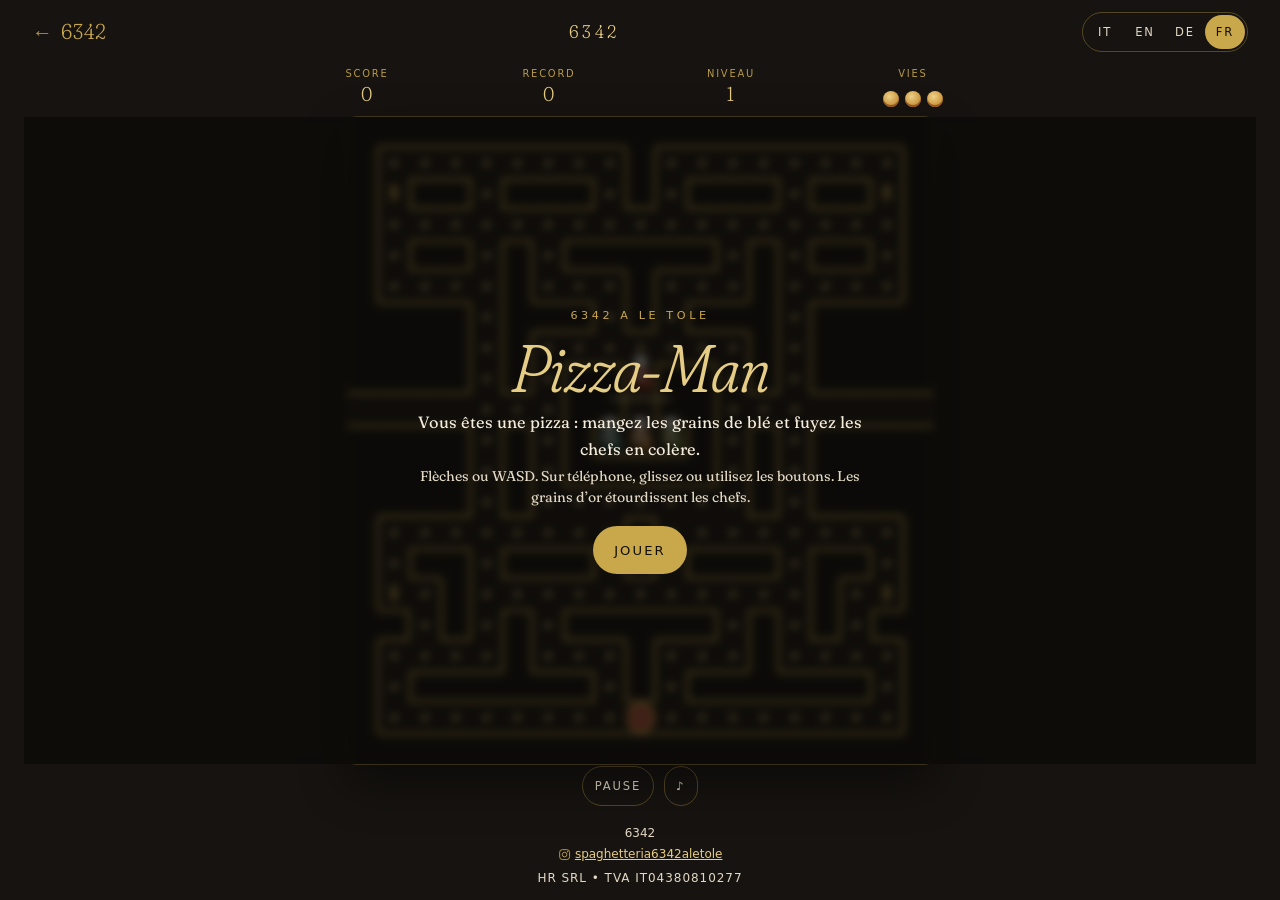
<file: fr/gioco.html>
<!doctype html>
<html lang="fr" data-base="../">
<head>
<meta charset="utf-8">
<meta name="viewport" content="width=device-width, initial-scale=1, viewport-fit=cover">
<title>Pizza-Man · Spaghetteria 6342 a le Tole, Venise</title>
<meta name="description" content="Un petit jeu 6342 : vous êtes une pizza, vous fuyez les chefs et mangez les grains de blé.">
<!-- BOZZA: togliere noindex alla pubblicazione -->
<meta name="robots" content="noindex, nofollow">
<link rel="canonical" href="https://www.6342aletole.it/fr/gioco.html">
<link rel="alternate" hreflang="it" href="https://www.6342aletole.it/gioco.html">
<link rel="alternate" hreflang="en" href="https://www.6342aletole.it/en/gioco.html">
<link rel="alternate" hreflang="de" href="https://www.6342aletole.it/de/gioco.html">
<link rel="alternate" hreflang="fr" href="https://www.6342aletole.it/fr/gioco.html">
<link rel="alternate" hreflang="x-default" href="https://www.6342aletole.it/gioco.html">
<meta name="theme-color" content="#161310">
<meta property="og:type" content="website">
<meta property="og:site_name" content="Spaghetteria 6342 a le Tole">
<meta property="og:title" content="Pizza-Man · 6342 a le Tole, Venise">
<meta property="og:description" content="Vous êtes une pizza : mangez les grains de blé et fuyez les chefs en colère.">
<meta property="og:url" content="https://www.6342aletole.it/fr/gioco.html">
<meta property="og:image" content="https://www.6342aletole.it/assets/img/brand/og-6342.jpg">
<meta property="og:locale" content="fr_FR"><meta property="og:locale:alternate" content="it_IT"><meta property="og:locale:alternate" content="en_GB"><meta property="og:locale:alternate" content="de_DE">
<meta name="twitter:card" content="summary_large_image">
<link rel="icon" href="../favicon.ico" sizes="any">
<link rel="icon" type="image/png" sizes="192x192" href="../icon-192.png">
<link rel="apple-touch-icon" href="../apple-touch-icon.png">
<link rel="manifest" href="../site.webmanifest">
<link rel="stylesheet" href="../assets/css/base.css">
<link rel="stylesheet" href="../assets/css/gioco.css">
<script defer src="../assets/js/gioco.js"></script>
</head>
<body class="gioco-page">
<a class="skip-link" href="#gioco">Aller au jeu</a>
<header class="g-top">
 <a class="back" href="index.html"><span aria-hidden="true">←</span> 6342</a>
 <p class="g-brand">6342</p>
 <nav class="lang" aria-label="Langue"><a href="../gioco.html" hreflang="it" lang="it" title="Italiano">IT</a><a href="../en/gioco.html" hreflang="en" lang="en" title="English">EN</a><a href="../de/gioco.html" hreflang="de" lang="de" title="Deutsch">DE</a><a href="../fr/gioco.html" hreflang="fr" lang="fr" title="Français" aria-current="page">FR</a></nav>
</header>
<main id="gioco" class="g-main">
 <div class="g-hud">
  <div><span>Score</span><strong id="sc-score">0</strong></div>
  <div><span>Record</span><strong id="sc-hi">0</strong></div>
  <div><span>Niveau</span><strong id="sc-lv">1</strong></div>
  <div><span>Vies</span><div class="g-lives" id="sc-lives" aria-label="Vies"></div></div>
 </div>
 <div class="g-stage">
  <canvas id="g-canvas" width="608" height="672" aria-label="Terrain de jeu Pizza-Man">Pizza-Man</canvas>
  <div class="g-overlay" id="g-overlay">
   <div class="g-card" id="g-title-card">
    <p class="g-kicker">6342 a le Tole</p>
    <h1>Pizza-Man</h1>
    <p class="g-sub">Vous êtes une pizza : mangez les grains de blé et fuyez les chefs en colère.</p>
    <p class="g-help">Flèches ou WASD. Sur téléphone, glissez ou utilisez les boutons. Les grains d’or étourdissent les chefs.</p>
    <button type="button" class="btn btn-oro" id="btn-play">Jouer</button>
   </div>
   <div class="g-card" id="g-msg-card" hidden>
    <p class="g-msg" id="g-msg"></p>
    <button type="button" class="btn btn-oro" id="btn-msg">Reprendre</button>
   </div>
  </div>
 </div>
 <div class="g-pad" id="g-pad" aria-label="Commandes">
  <button type="button" data-dir="up" aria-label="Haut">▲</button>
  <button type="button" data-dir="left" aria-label="Gauche">◀</button>
  <button type="button" data-dir="right" aria-label="Droite">▶</button>
  <button type="button" data-dir="down" aria-label="Bas">▼</button>
 </div>
 <div class="g-tools">
  <button type="button" id="btn-pause">Pause</button>
  <button type="button" id="btn-mute" aria-label="Son" aria-pressed="false">♪</button>
 </div>
</main>
<footer class="g-foot">
 <p>6342</p>
 <p><a class="ig-handle" href="https://www.instagram.com/spaghetteria6342aletole/" target="_blank" rel="noopener" aria-label="Instagram spaghetteria6342aletole"><svg viewBox="0 0 24 24" width="20" height="20" aria-hidden="true" focusable="false"><rect x="3" y="3" width="18" height="18" rx="5" fill="none" stroke="currentColor" stroke-width="1.6"/><circle cx="12" cy="12" r="4.2" fill="none" stroke="currentColor" stroke-width="1.6"/><circle cx="17.4" cy="6.6" r="1.1" fill="currentColor"/></svg>spaghetteria6342aletole</a></p>
 <p class="legal">HR SRL • TVA IT04380810277</p>
</footer>
</body>
</html>
</file>
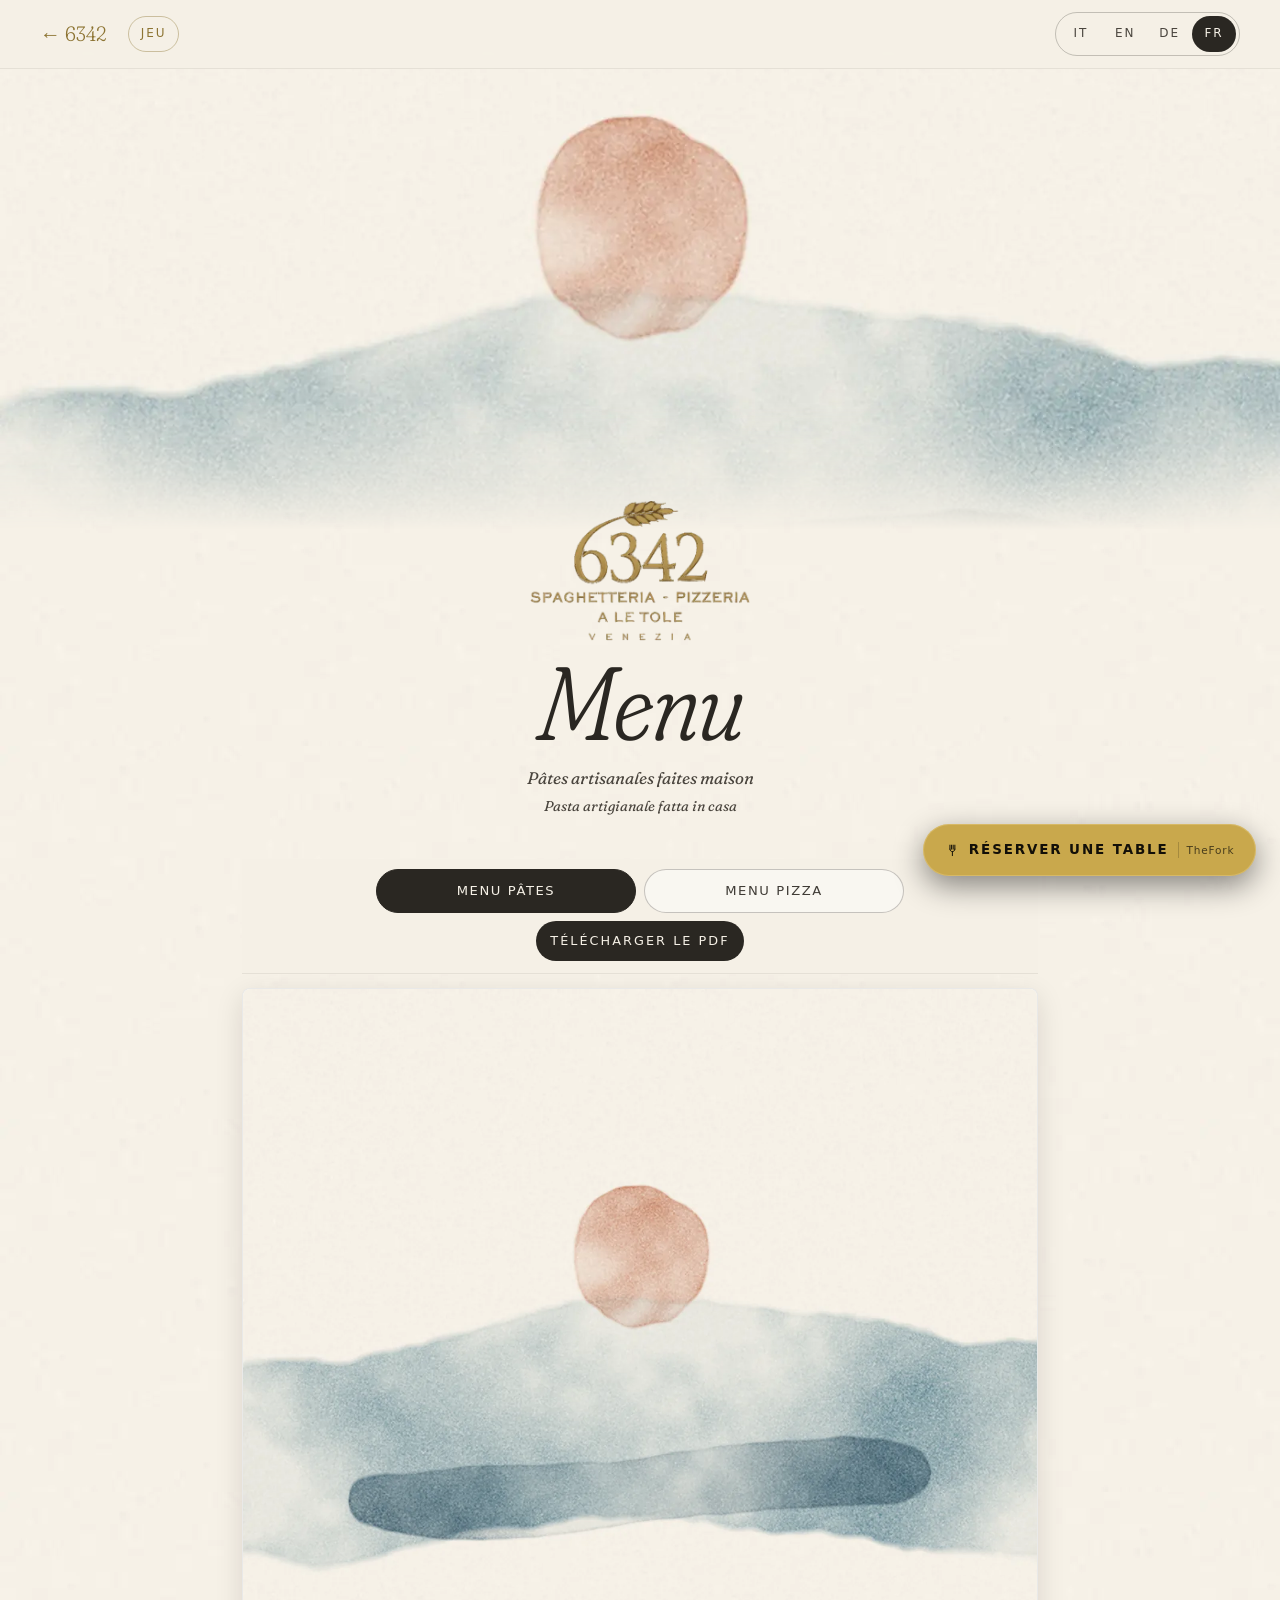
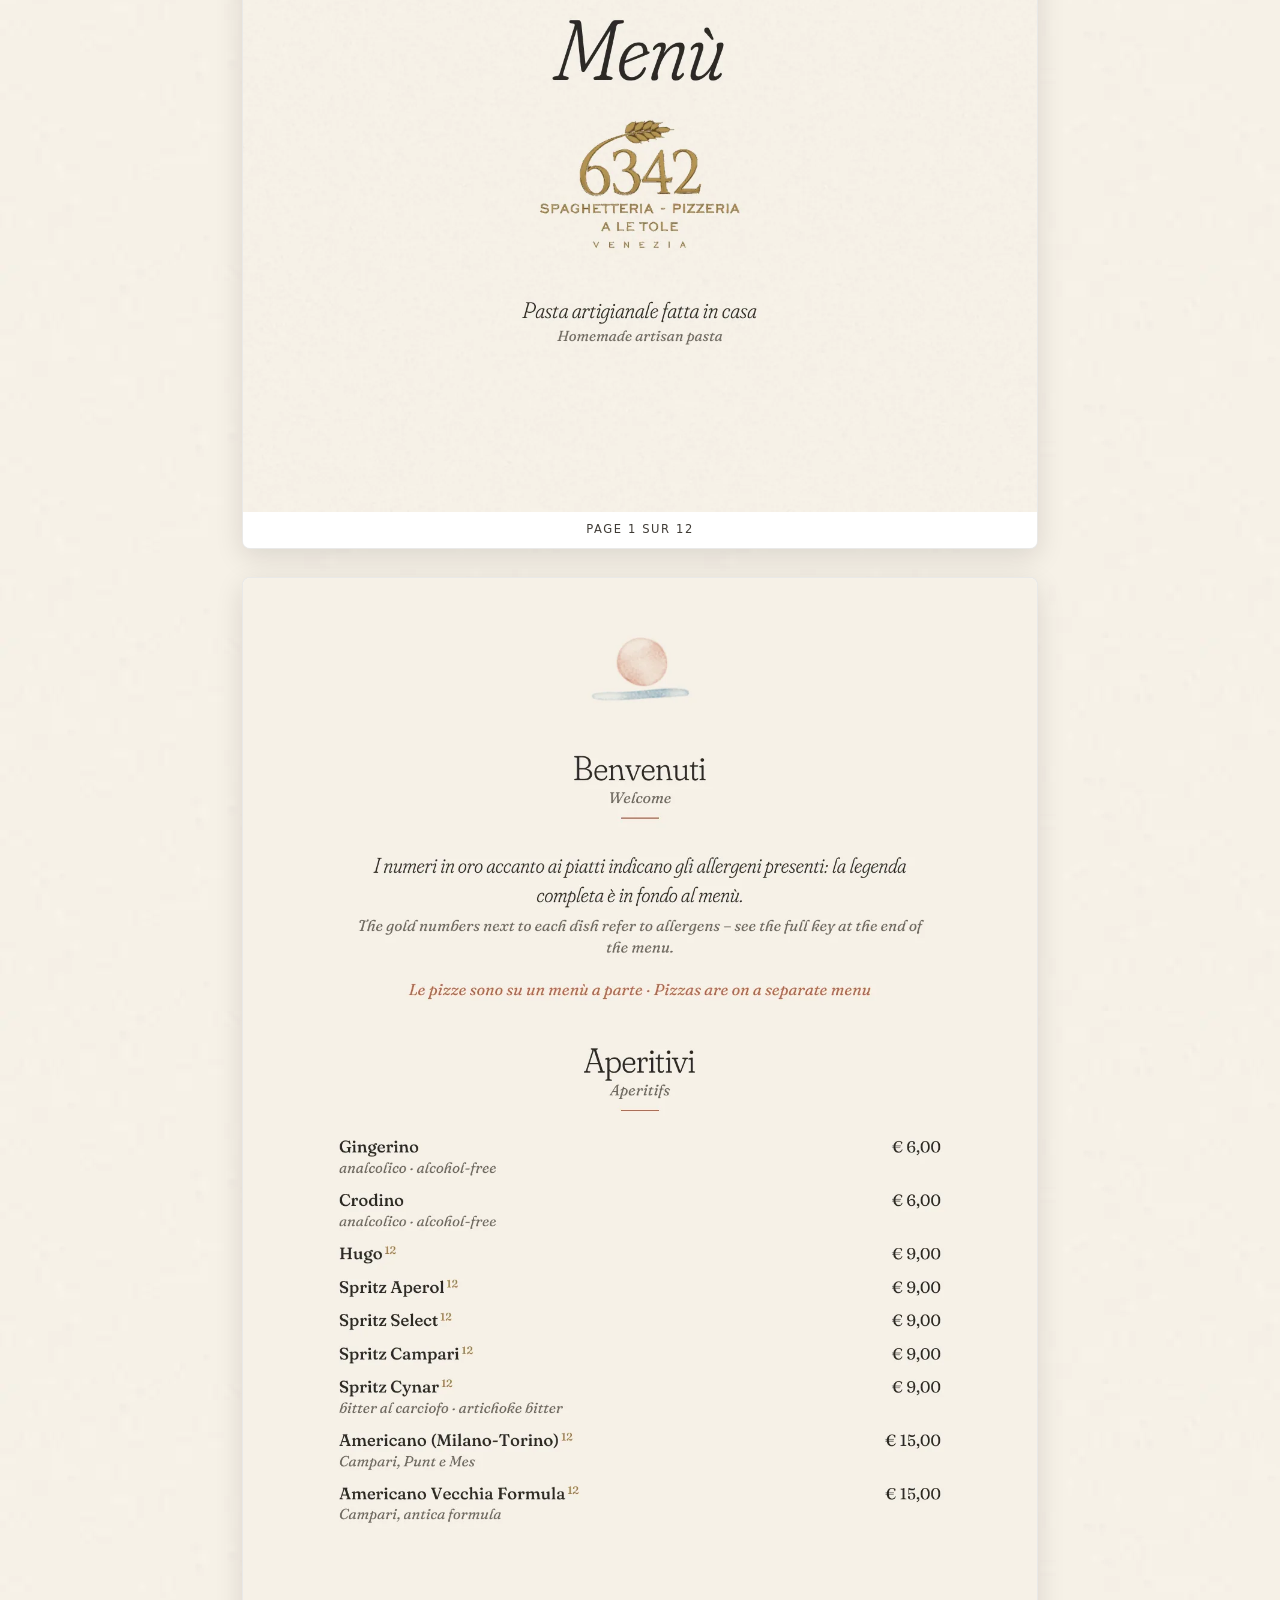
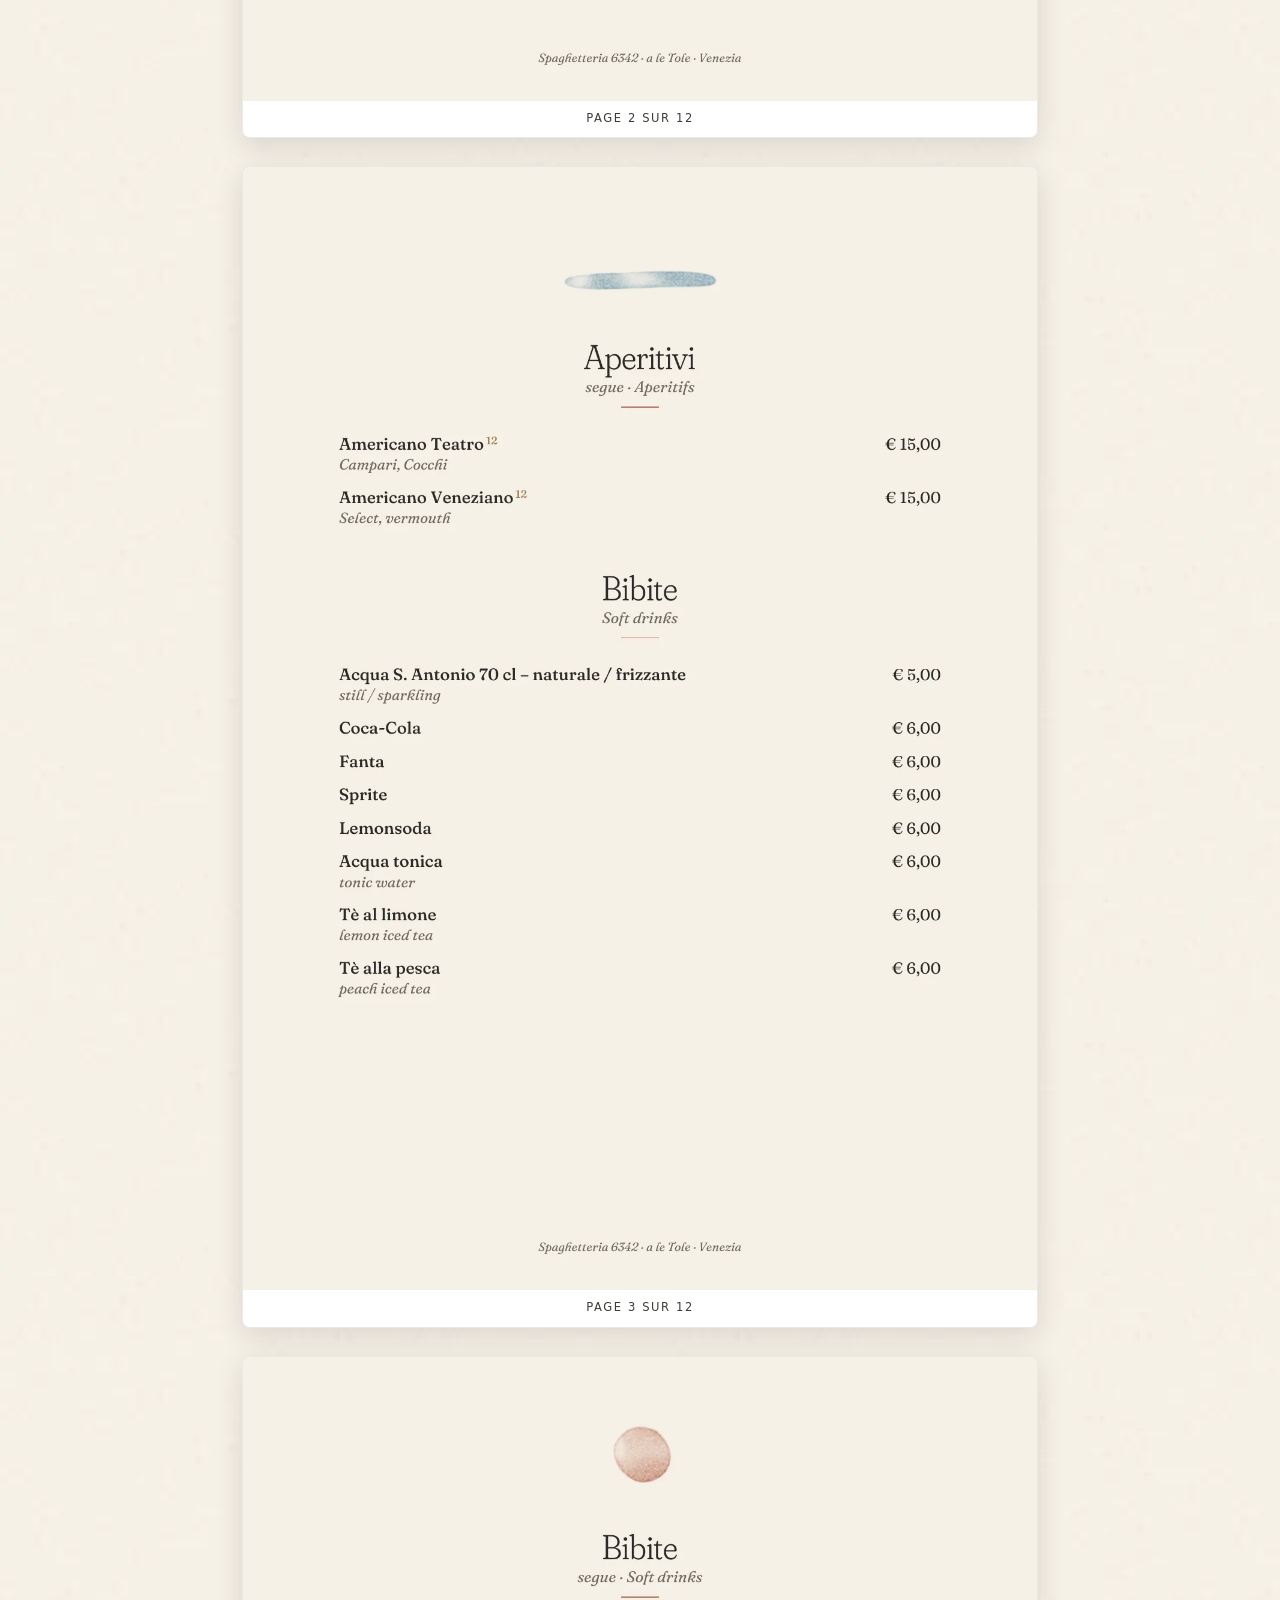
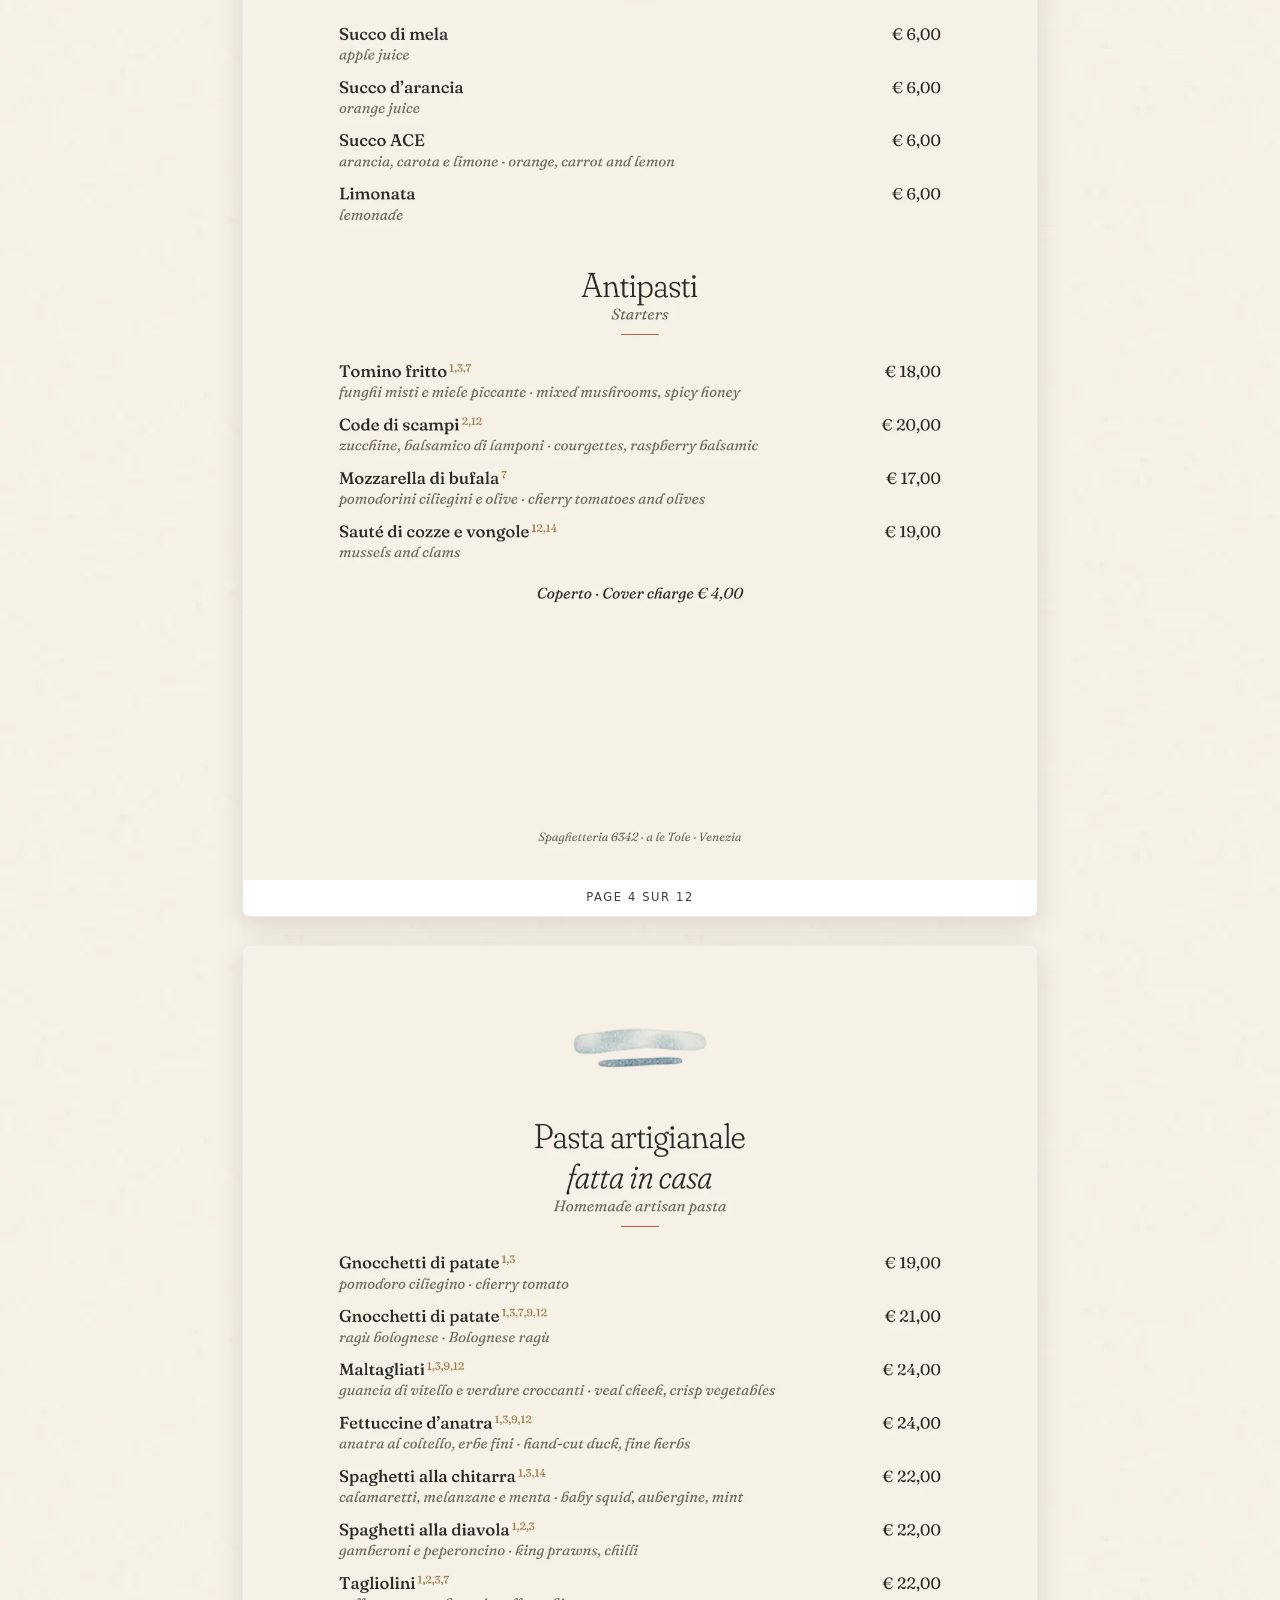
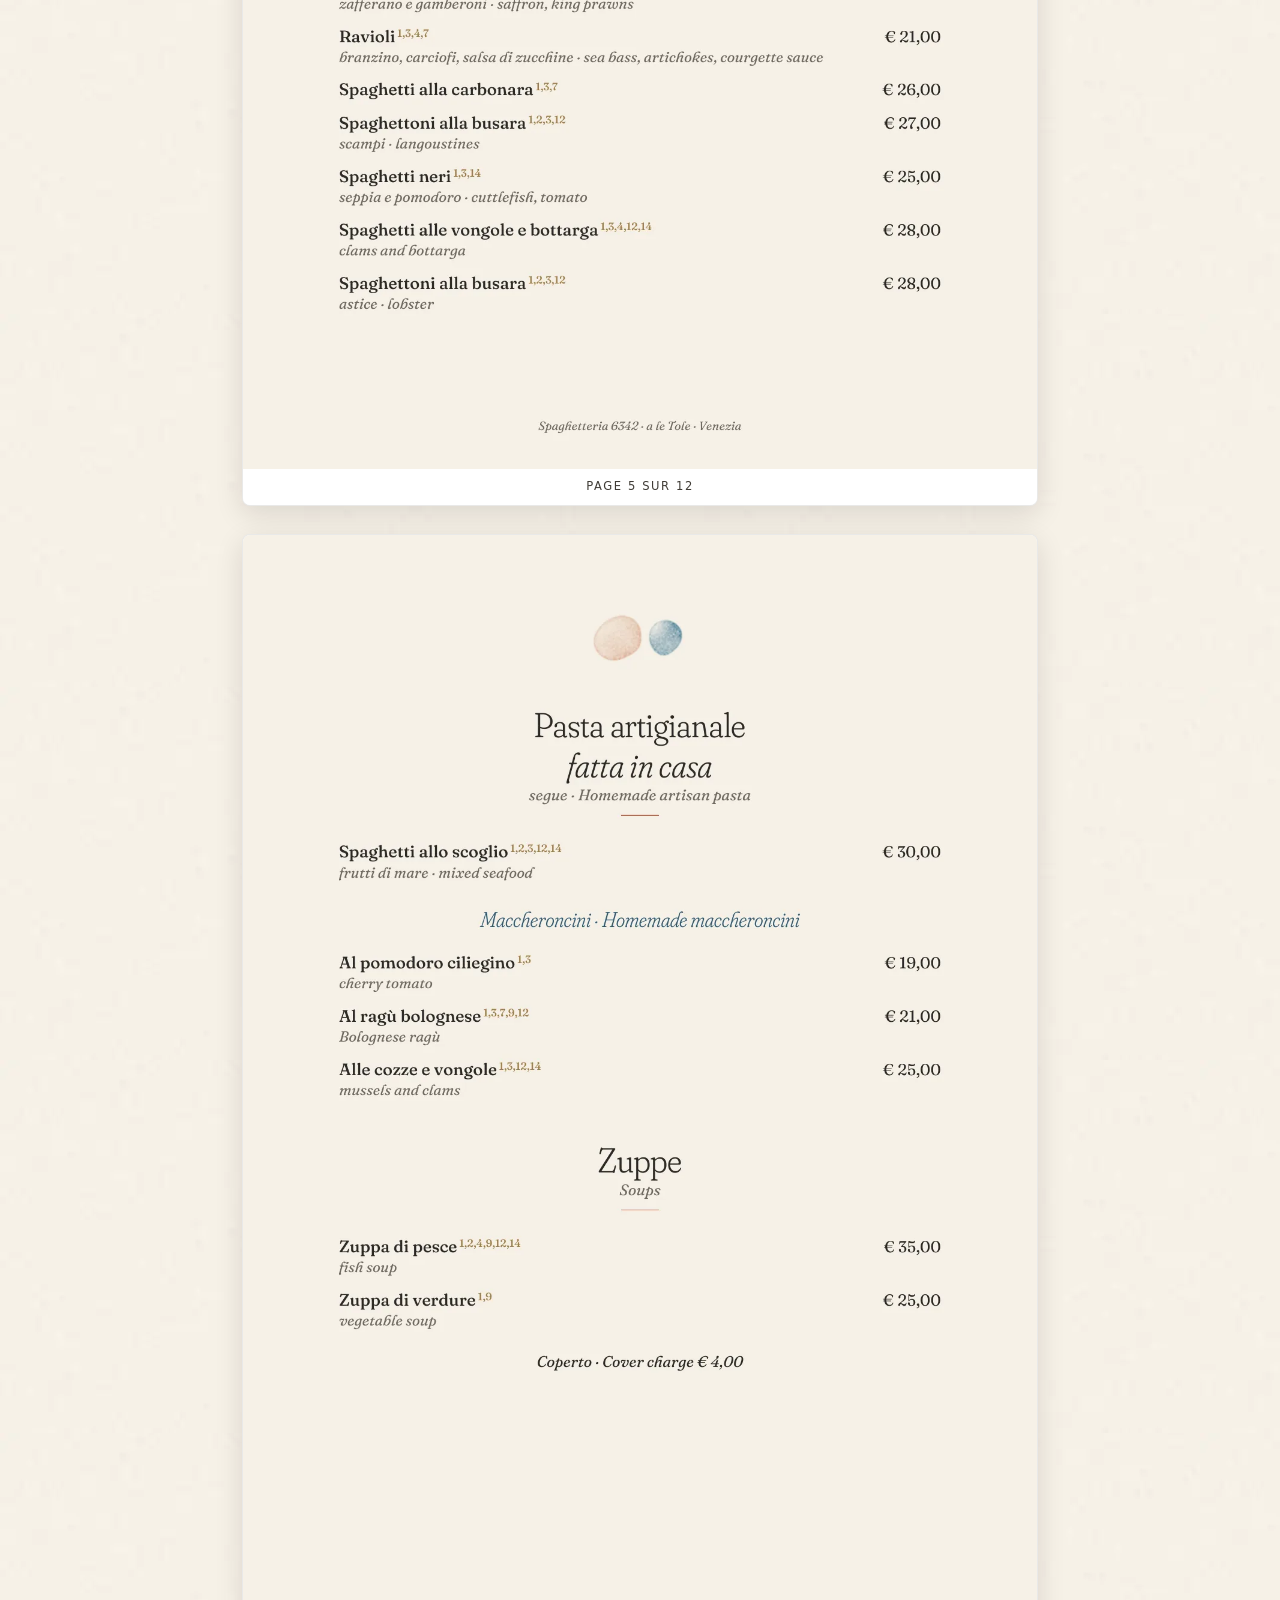
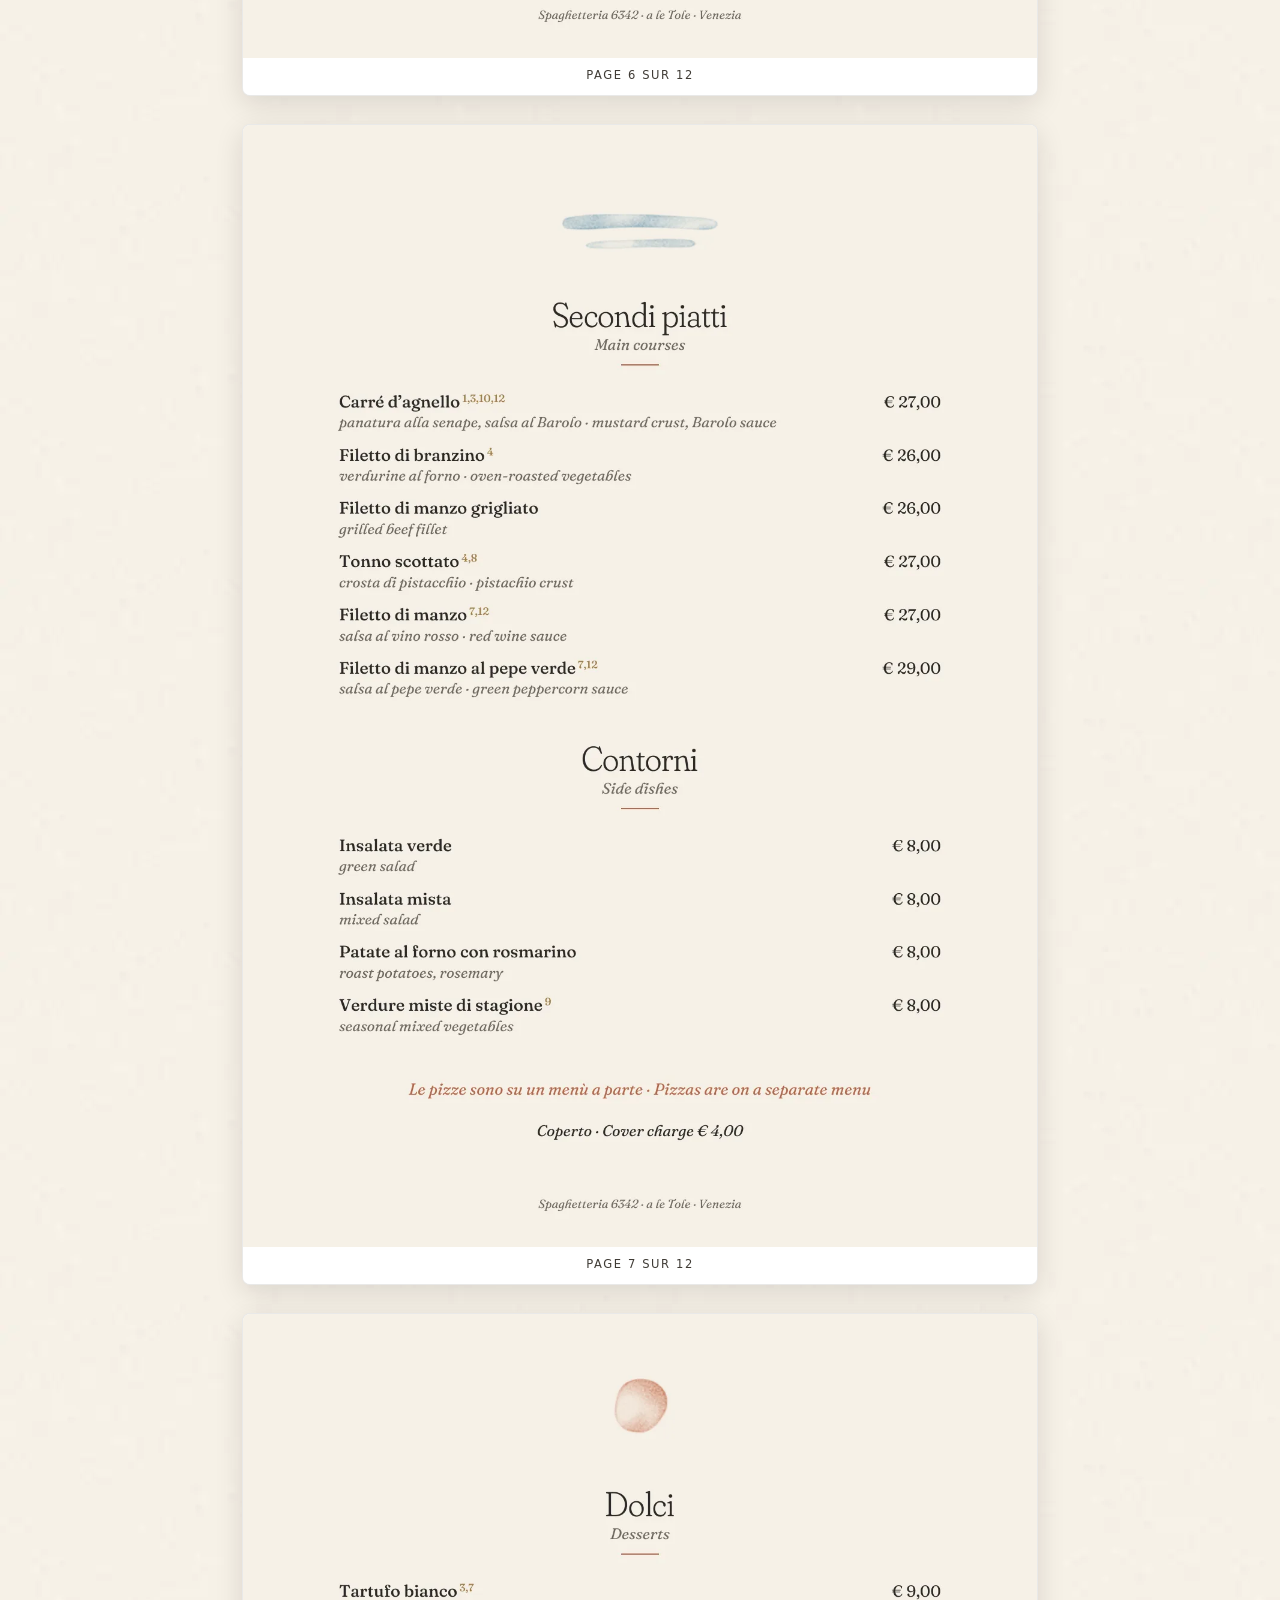
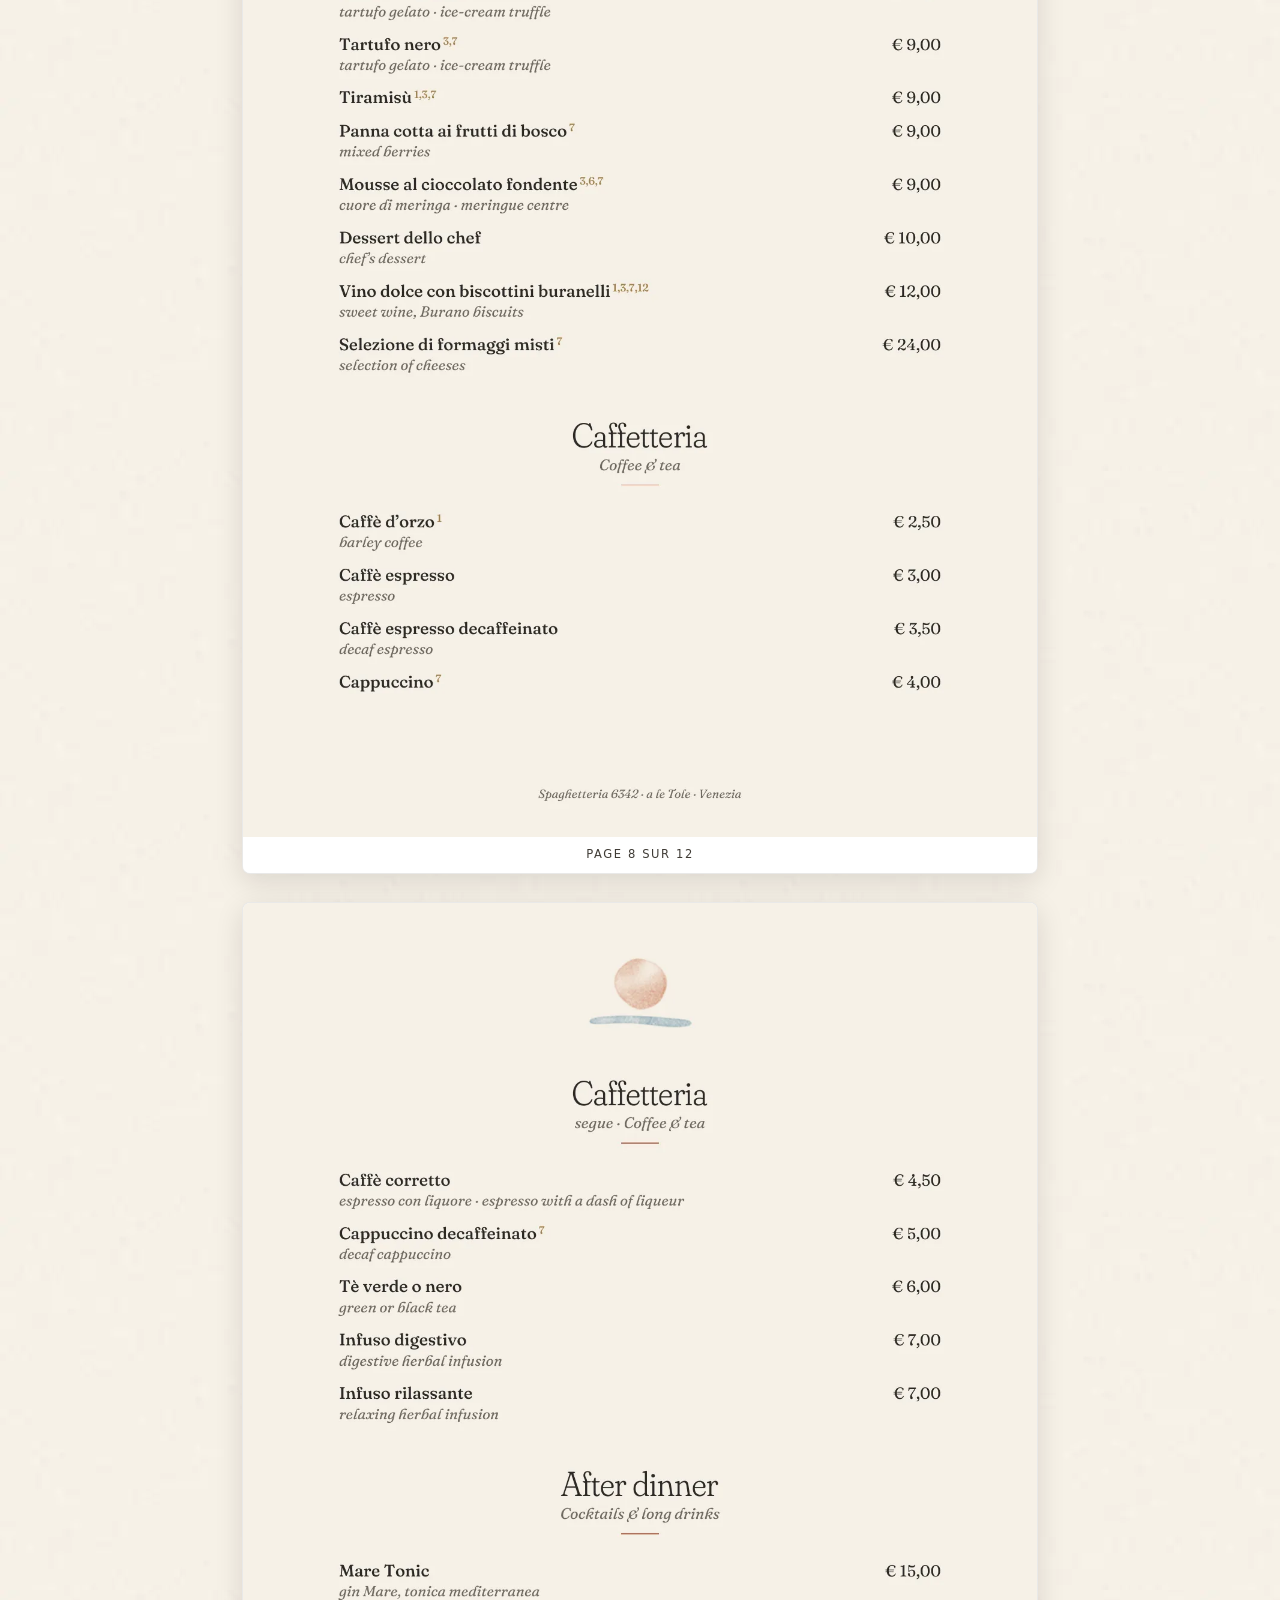
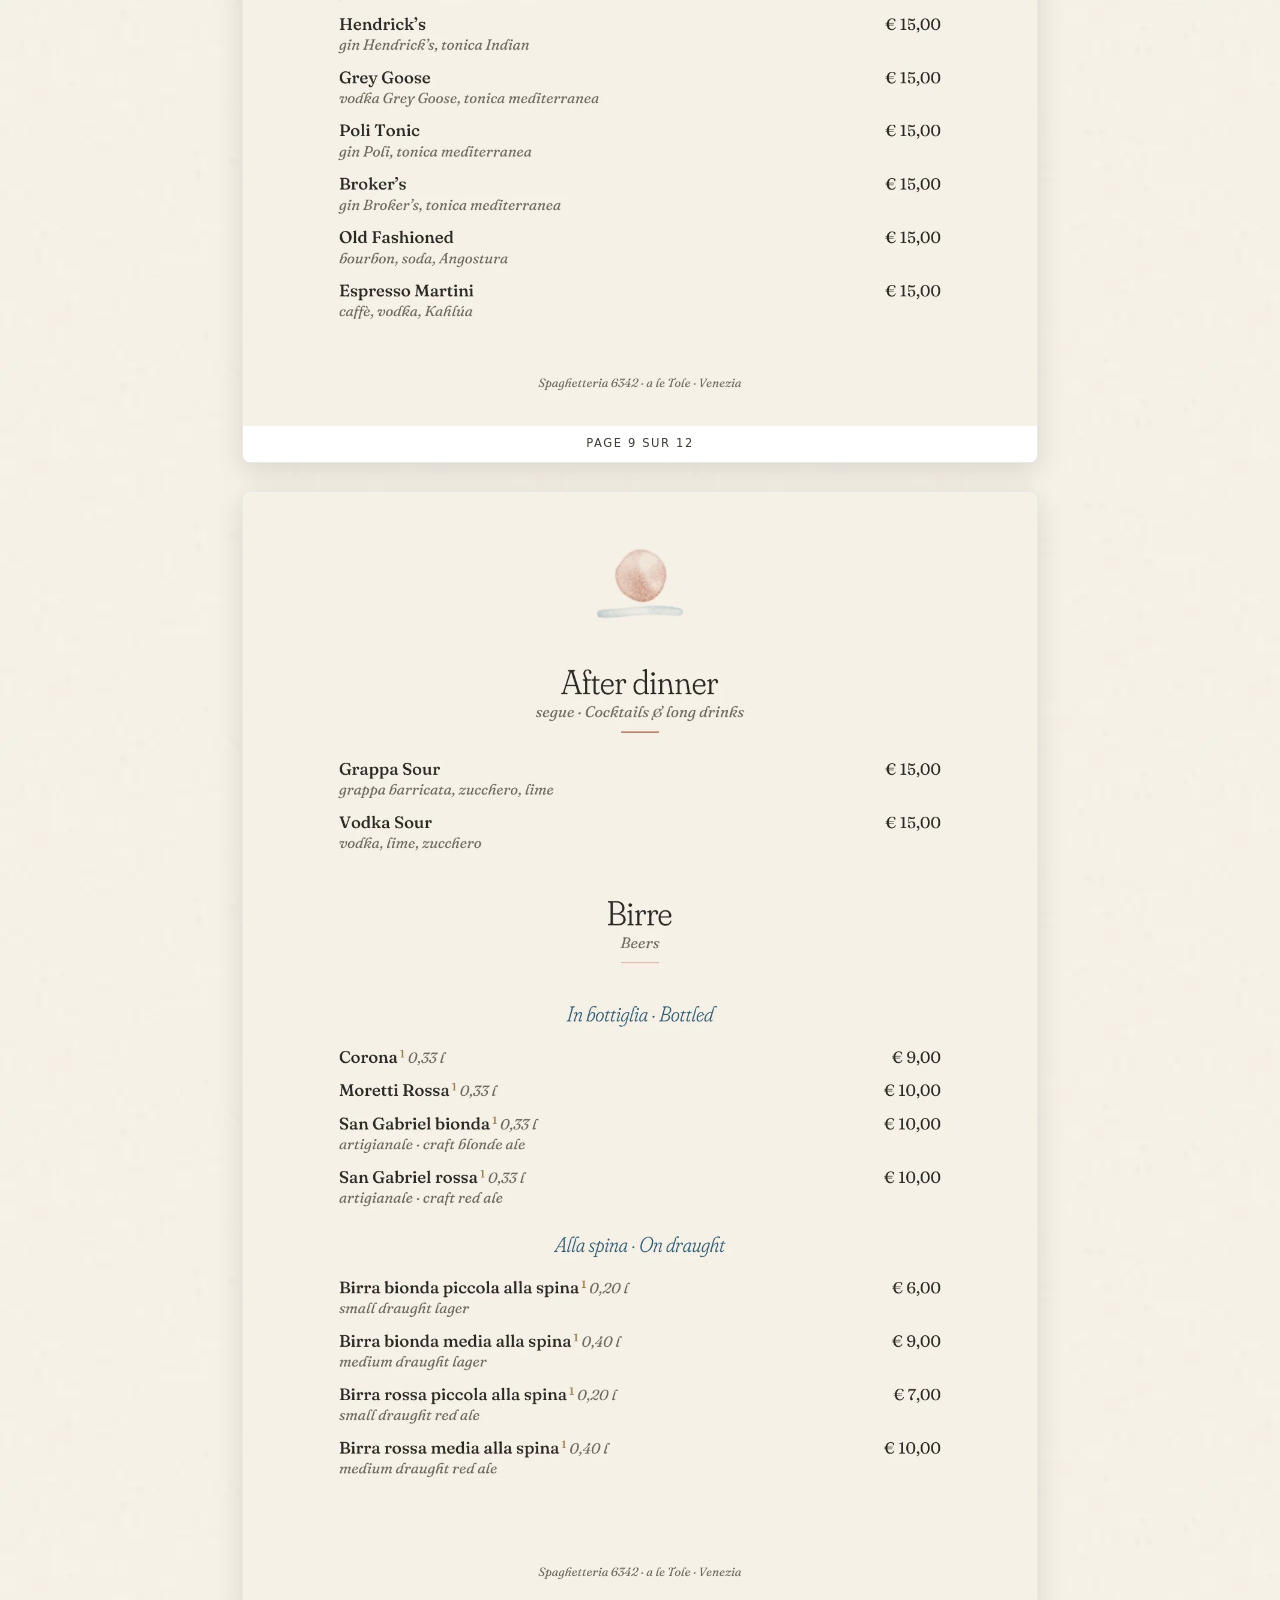
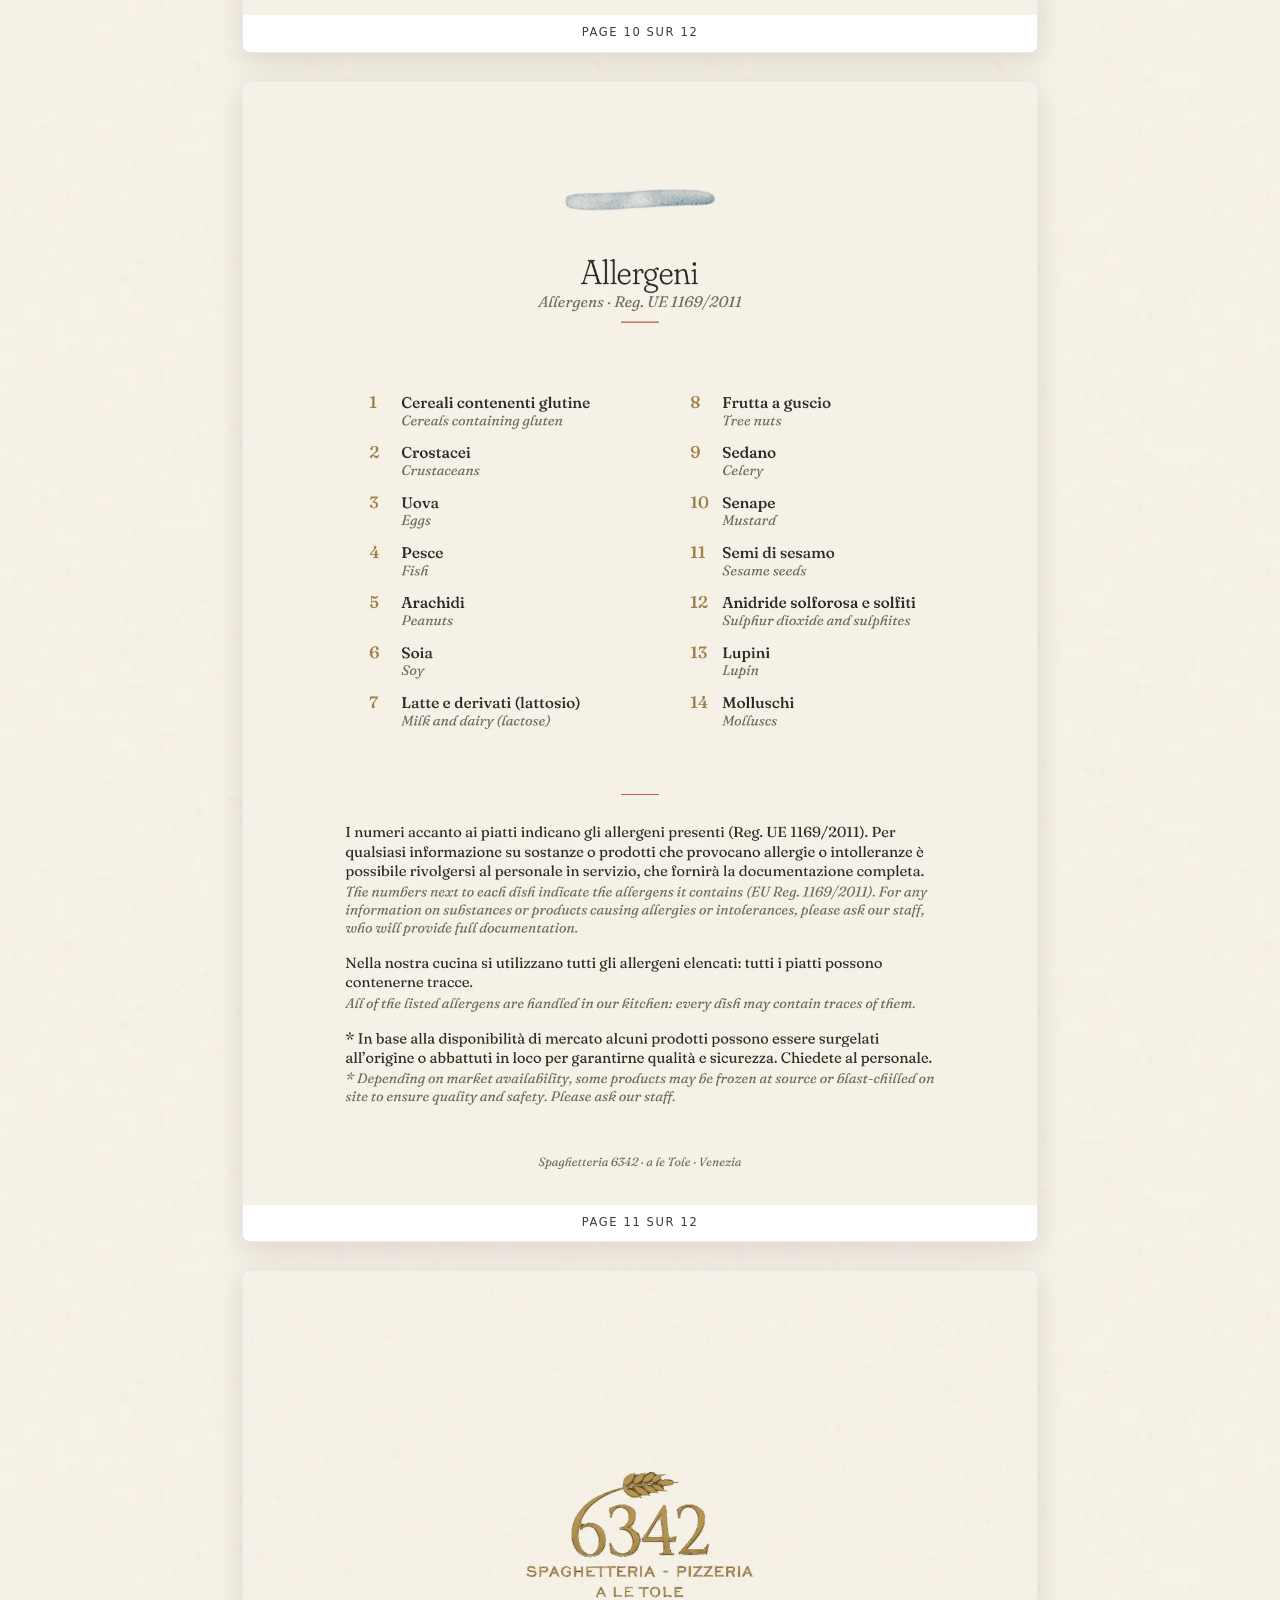
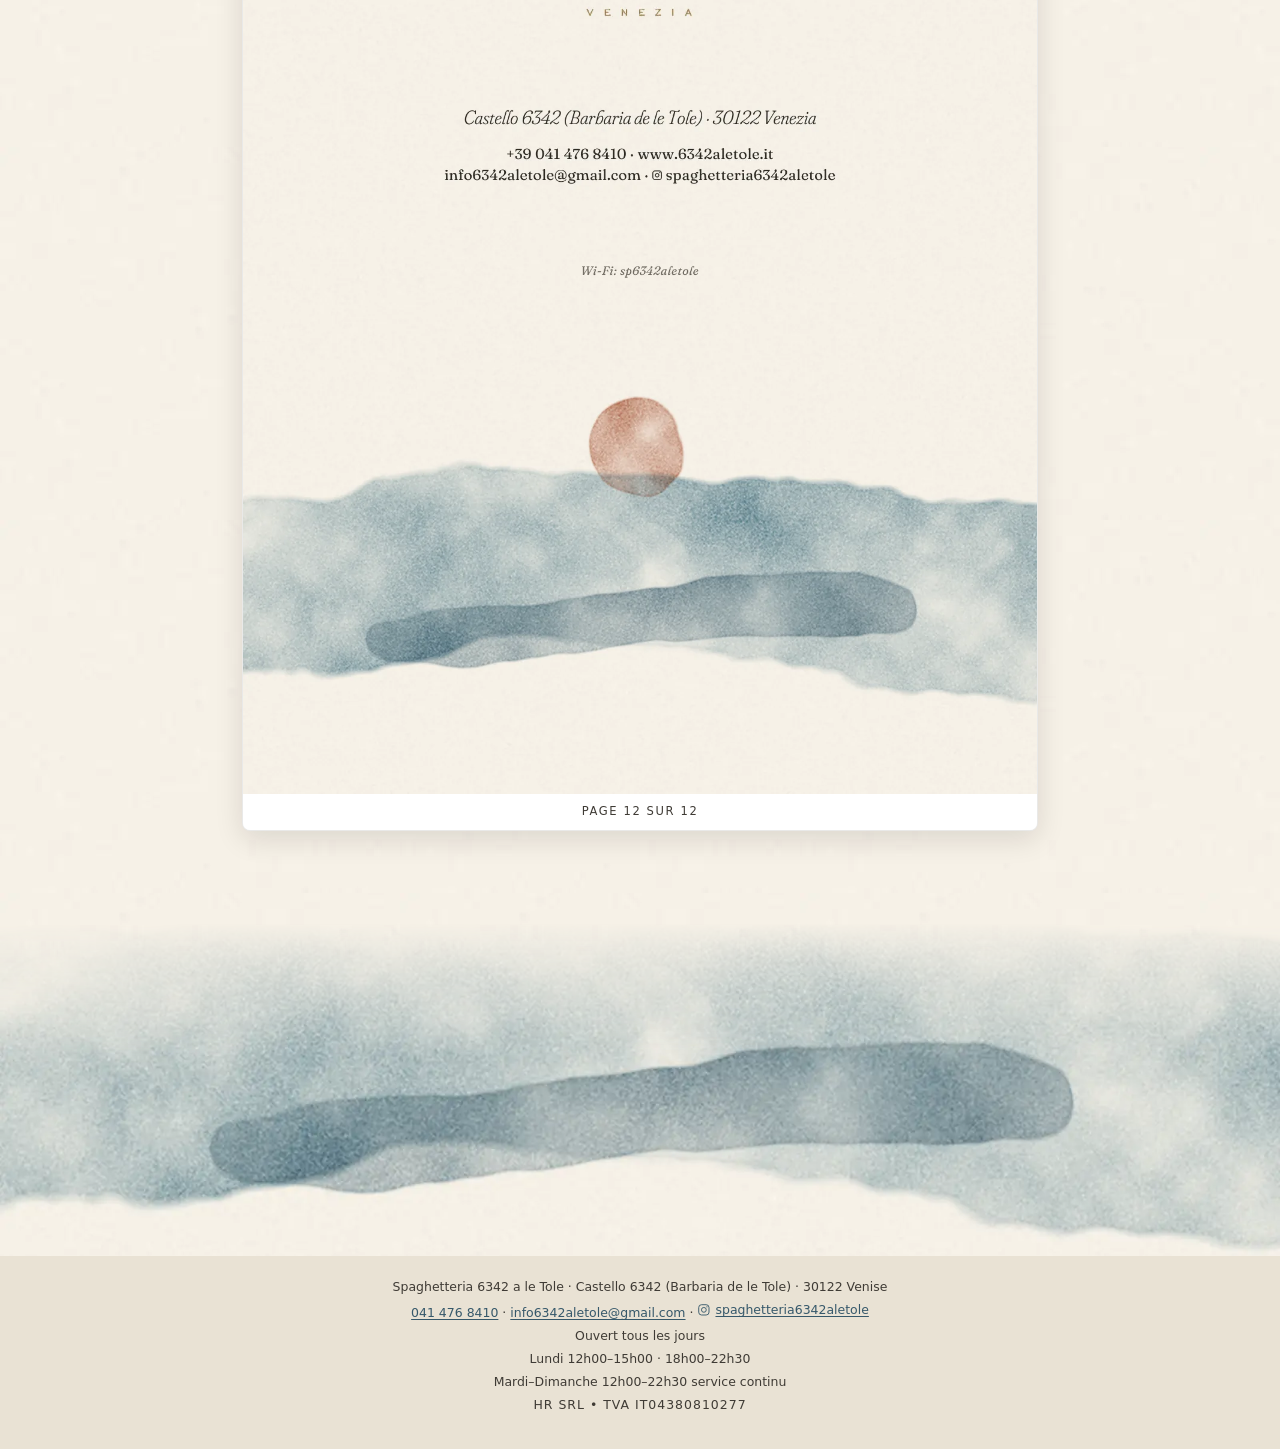
<file: fr/menu.html>
<!doctype html>
<html lang="fr" data-base="../">
<head>
<meta charset="utf-8">
<meta name="viewport" content="width=device-width, initial-scale=1, viewport-fit=cover">
<title>Menu · Spaghetteria 6342 a le Tole, Venise · pâtes fraîches et pizza</title>
<meta name="description" content="Le menu de la Spaghetteria 6342 a le Tole : pâtes artisanales faites maison, pizzas, plats principaux, desserts, apéritifs et after dinner. Prix et allergènes, en italien, anglais, allemand et français.">
<!-- BOZZA: togliere noindex alla pubblicazione -->
<meta name="robots" content="noindex, nofollow">
<link rel="canonical" href="https://www.6342aletole.it/fr/menu.html">
<link rel="alternate" hreflang="it" href="https://www.6342aletole.it/menu.html">
<link rel="alternate" hreflang="en" href="https://www.6342aletole.it/en/menu.html">
<link rel="alternate" hreflang="de" href="https://www.6342aletole.it/de/menu.html">
<link rel="alternate" hreflang="fr" href="https://www.6342aletole.it/fr/menu.html">
<link rel="alternate" hreflang="x-default" href="https://www.6342aletole.it/menu.html">
<meta name="theme-color" content="#f5f0e6">
<meta property="og:type" content="website">
<meta property="og:site_name" content="Spaghetteria 6342 a le Tole">
<meta property="og:title" content="Menu · 6342 a le Tole, Venise">
<meta property="og:description" content="Pâtes artisanales faites maison, pizzas et desserts. Le menu à l’aquarelle, en italien, anglais, allemand et français.">
<meta property="og:url" content="https://www.6342aletole.it/fr/menu.html">
<meta property="og:image" content="https://www.6342aletole.it/assets/img/brand/og-6342.jpg">
<meta property="og:locale" content="fr_FR"><meta property="og:locale:alternate" content="it_IT"><meta property="og:locale:alternate" content="en_GB"><meta property="og:locale:alternate" content="de_DE">
<meta name="twitter:card" content="summary_large_image">
<link rel="icon" href="../favicon.ico" sizes="any">
<link rel="icon" type="image/png" sizes="192x192" href="../icon-192.png">
<link rel="apple-touch-icon" href="../apple-touch-icon.png">
<link rel="manifest" href="../site.webmanifest">
<link rel="preload" as="image" type="image/webp" href="../assets/img/menu/pasta/pagina-01.webp" fetchpriority="high">
<link rel="stylesheet" href="../assets/css/base.css">
<link rel="stylesheet" href="../assets/css/menu.css">
<script>document.documentElement.setAttribute('data-menu',location.hash==='#pizza'?'pizza':'pasta');</script>
<script defer src="../assets/js/menu.classic.js"></script>
<!--LD-MENU-->
<script type="application/ld+json">{"@context":"https://schema.org","@type":"Menu","@id":"https://www.6342aletole.it/menu.html#menu","name":"Menù · Spaghetteria 6342 a le Tole","url":"https://www.6342aletole.it/menu.html","inLanguage":"it","hasMenuSection":[{"@type":"MenuSection","name":"Menù Pasta","url":"https://www.6342aletole.it/menu.html#pasta"},{"@type":"MenuSection","name":"Menù Pizza","url":"https://www.6342aletole.it/menu.html#pizza"}]}</script>
<!--/LD-MENU-->
</head>
<body class="menu-page">
<a class="skip-link" href="#menu-root">Aller au menu</a>
<header class="mtop">
 <div class="mtop-left">
  <a class="back" href="index.html" data-ui-label="home"><span aria-hidden="true">←</span> 6342</a>
  <a class="g-link" href="gioco.html">Jeu</a>
 </div>
 <nav class="lang" aria-label="Langue"><a href="../menu.html" hreflang="it" lang="it" title="Italiano">IT</a><a href="../en/menu.html" hreflang="en" lang="en" title="English">EN</a><a href="../de/menu.html" hreflang="de" lang="de" title="Deutsch">DE</a><a href="../fr/menu.html" hreflang="fr" lang="fr" title="Français" aria-current="page">FR</a></nav>
</header>

<section class="mhero">
 <div class="mhero-laguna" aria-hidden="true"></div>
 <img class="mhero-logo" src="../assets/img/brand/logo-6342-oro-480.webp" srcset="../assets/img/brand/logo-6342-oro-480.webp 480w, ../assets/img/brand/logo-6342-oro-720.webp 720w, ../assets/img/brand/logo-6342-oro-960.webp 960w" sizes="220px" width="480" height="308" alt="6342 Spaghetteria · Pizzeria · A le Tole · Venise" fetchpriority="high">
 <h1 data-ui="titolo">Menu</h1>
 <p class="mhero-sub"><em>Pâtes artisanales faites maison</em><br><span lang="it">Pasta artigianale fatta in casa</span></p>
</section>

<div class="mwrap menu-viewer" id="menu-root">
 <div class="menu-toolbar">
  <nav class="menu-tabs" aria-label="Choisir le menu">
   <a class="menu-tab" href="#pasta" id="tab-pasta">Menu pâtes</a>
   <a class="menu-tab" href="#pizza" id="tab-pizza">Menu pizza</a>
  </nav>
  <a class="btn btn-inchiostro pdf-dl" id="dl-pasta" href="../assets/pdf/menu-6342-pasta-A4.pdf" download>Télécharger le PDF</a>
  <a class="btn btn-inchiostro pdf-dl" id="dl-pizza" href="../assets/pdf/menu-6342-pizza-A4.pdf" download>Télécharger le PDF</a>
 </div>
 <section id="pasta" class="menu-panel" aria-labelledby="tab-pasta">
  <div class="menu-pages" aria-label="Pages du menu pâtes">
   <figure class="menu-page">
    <img src="../assets/img/menu/pasta/pagina-01.webp" width="1323" height="1871" alt="Menu pâtes, page 1 sur 12" fetchpriority="high" >
    <figcaption>Page 1 sur 12</figcaption>
   </figure>
   <figure class="menu-page">
    <img src="../assets/img/menu/pasta/pagina-02.webp" width="1323" height="1871" alt="Menu pâtes, page 2 sur 12" loading="lazy" decoding="async" >
    <figcaption>Page 2 sur 12</figcaption>
   </figure>
   <figure class="menu-page">
    <img src="../assets/img/menu/pasta/pagina-03.webp" width="1323" height="1871" alt="Menu pâtes, page 3 sur 12" loading="lazy" decoding="async" >
    <figcaption>Page 3 sur 12</figcaption>
   </figure>
   <figure class="menu-page">
    <img src="../assets/img/menu/pasta/pagina-04.webp" width="1323" height="1871" alt="Menu pâtes, page 4 sur 12" loading="lazy" decoding="async" >
    <figcaption>Page 4 sur 12</figcaption>
   </figure>
   <figure class="menu-page">
    <img src="../assets/img/menu/pasta/pagina-05.webp" width="1323" height="1871" alt="Menu pâtes, page 5 sur 12" loading="lazy" decoding="async" >
    <figcaption>Page 5 sur 12</figcaption>
   </figure>
   <figure class="menu-page">
    <img src="../assets/img/menu/pasta/pagina-06.webp" width="1323" height="1871" alt="Menu pâtes, page 6 sur 12" loading="lazy" decoding="async" >
    <figcaption>Page 6 sur 12</figcaption>
   </figure>
   <figure class="menu-page">
    <img src="../assets/img/menu/pasta/pagina-07.webp" width="1323" height="1871" alt="Menu pâtes, page 7 sur 12" loading="lazy" decoding="async" >
    <figcaption>Page 7 sur 12</figcaption>
   </figure>
   <figure class="menu-page">
    <img src="../assets/img/menu/pasta/pagina-08.webp" width="1323" height="1871" alt="Menu pâtes, page 8 sur 12" loading="lazy" decoding="async" >
    <figcaption>Page 8 sur 12</figcaption>
   </figure>
   <figure class="menu-page">
    <img src="../assets/img/menu/pasta/pagina-09.webp" width="1323" height="1871" alt="Menu pâtes, page 9 sur 12" loading="lazy" decoding="async" >
    <figcaption>Page 9 sur 12</figcaption>
   </figure>
   <figure class="menu-page">
    <img src="../assets/img/menu/pasta/pagina-10.webp" width="1323" height="1871" alt="Menu pâtes, page 10 sur 12" loading="lazy" decoding="async" >
    <figcaption>Page 10 sur 12</figcaption>
   </figure>
   <figure class="menu-page">
    <img src="../assets/img/menu/pasta/pagina-11.webp" width="1323" height="1871" alt="Menu pâtes, page 11 sur 12" loading="lazy" decoding="async" >
    <figcaption>Page 11 sur 12</figcaption>
   </figure>
   <figure class="menu-page">
    <img src="../assets/img/menu/pasta/pagina-12.webp" width="1323" height="1871" alt="Menu pâtes, page 12 sur 12" loading="lazy" decoding="async" >
    <figcaption>Page 12 sur 12</figcaption>
   </figure>
  </div>
 </section>
 <section id="pizza" class="menu-panel" aria-labelledby="tab-pizza">
  <div class="menu-pages" aria-label="Pages du menu pizza">
   <figure class="menu-page">
    <img src="../assets/img/menu/pizza/pagina-01.webp" width="1323" height="1871" alt="Menu pizza, page 1 sur 6" fetchpriority="high" >
    <figcaption>Page 1 sur 6</figcaption>
   </figure>
   <figure class="menu-page">
    <img src="../assets/img/menu/pizza/pagina-02.webp" width="1323" height="1871" alt="Menu pizza, page 2 sur 6" loading="lazy" decoding="async" >
    <figcaption>Page 2 sur 6</figcaption>
   </figure>
   <figure class="menu-page">
    <img src="../assets/img/menu/pizza/pagina-03.webp" width="1323" height="1871" alt="Menu pizza, page 3 sur 6" loading="lazy" decoding="async" >
    <figcaption>Page 3 sur 6</figcaption>
   </figure>
   <figure class="menu-page">
    <img src="../assets/img/menu/pizza/pagina-04.webp" width="1323" height="1871" alt="Menu pizza, page 4 sur 6" loading="lazy" decoding="async" >
    <figcaption>Page 4 sur 6</figcaption>
   </figure>
   <figure class="menu-page">
    <img src="../assets/img/menu/pizza/pagina-05.webp" width="1323" height="1871" alt="Menu pizza, page 5 sur 6" loading="lazy" decoding="async" >
    <figcaption>Page 5 sur 6</figcaption>
   </figure>
   <figure class="menu-page">
    <img src="../assets/img/menu/pizza/pagina-06.webp" width="1323" height="1871" alt="Menu pizza, page 6 sur 6" loading="lazy" decoding="async" >
    <figcaption>Page 6 sur 6</figcaption>
   </figure>
  </div>
 </section>
</div>
<div class="mretro" aria-hidden="true"></div>
<footer class="mfooter">
 <p>Spaghetteria 6342 a le Tole · Castello 6342 (Barbaria de le Tole) · 30122 Venise</p>
 <p><a href="tel:+390414768410">041 476 8410</a> · <a href="mailto:info6342aletole@gmail.com">info6342aletole@gmail.com</a> · <a class="ig-handle" href="https://www.instagram.com/spaghetteria6342aletole/" target="_blank" rel="noopener" aria-label="Instagram spaghetteria6342aletole"><svg viewBox="0 0 24 24" width="20" height="20" aria-hidden="true" focusable="false"><rect x="3" y="3" width="18" height="18" rx="5" fill="none" stroke="currentColor" stroke-width="1.6"/><circle cx="12" cy="12" r="4.2" fill="none" stroke="currentColor" stroke-width="1.6"/><circle cx="17.4" cy="6.6" r="1.1" fill="currentColor"/></svg>spaghetteria6342aletole</a></p>
 <p>Ouvert tous les jours</p>
 <p>Lundi 12h00–15h00 · 18h00–22h30</p>
 <p>Mardi–Dimanche 12h00–22h30 service continu</p>
 <p class="legal">HR SRL • TVA IT04380810277</p>
</footer>

<div class="prenota-bar">
 <a class="pb-tel" href="tel:+390414768410" aria-label="Appeler le 041 476 8410"><svg viewBox="0 0 24 24" width="20" height="20" aria-hidden="true"><path d="M6.6 3.5h2.6l1.4 4.1-1.9 1.3a12 12 0 0 0 6.4 6.4l1.3-1.9 4.1 1.4v2.6c0 1-.8 1.8-1.8 1.8A16.7 16.7 0 0 1 4.8 5.3c0-1 .8-1.8 1.8-1.8z" fill="none" stroke="currentColor" stroke-width="1.6" stroke-linejoin="round"/></svg></a>
 <a class="pb-prenota" href="https://www.thefork.it/ristorante/6342-a-le-tole-spaghetteria-pizzeria-r869550" target="_blank" rel="noopener"><svg viewBox="0 0 24 24" width="20" height="20" aria-hidden="true" focusable="false"><g fill="none" stroke="currentColor" stroke-width="1.6" stroke-linecap="round" stroke-linejoin="round"><path d="M8 3.5v6.5M10.7 3.5v6.5M13.3 3.5v6.5M16 3.5v6.5"/><path d="M8 10c0 2.2 1.8 4 4 4h0c2.2 0 4-1.8 4-4"/><path d="M12 14v6.5"/></g></svg><span data-ui="prenota">Réserver une table</span><small>TheFork</small></a>
</div>
</body>
</html>
</file>
<file: assets/css/base.css>
/* 6342 a le Tole — base condivisa (bozza v1) */
@font-face{font-family:"F6342 Display";src:url(../fonts/fraunces-6342-soft-display.woff2) format("woff2");font-weight:300;font-style:normal;font-display:swap}
@font-face{font-family:"F6342 Display";src:url(../fonts/fraunces-6342-soft-italic.woff2) format("woff2");font-weight:300;font-style:italic;font-display:swap}
@font-face{font-family:"F6342 Text";src:url(../fonts/fraunces-6342-text.woff2) format("woff2");font-weight:400;font-style:normal;font-display:swap}
@font-face{font-family:"F6342 Text";src:url(../fonts/fraunces-6342-text-italic.woff2) format("woff2");font-weight:400;font-style:italic;font-display:swap}
@font-face{font-family:"F6342 Text";src:url(../fonts/fraunces-6342-text-medium.woff2) format("woff2");font-weight:500;font-style:normal;font-display:swap}
:root{
 --nero:#161310;--nero-2:#1d1915;--oro:#c9a84c;--oro-chiaro:#e6cd86;--oro-scuro:#8d7433;
 --avorio:#f4ecdc;--avorio-2:#e2d8c5;--carta:#f5f0e6;--inchiostro:#2a2722;--laguna:#557c8f;--laguna-scura:#36586a;--pesca:#d48f74;
 --display:"F6342 Display",Georgia,"Times New Roman",serif;--text:"F6342 Text",Georgia,serif;
 --sans:ui-sans-serif,system-ui,-apple-system,"Segoe UI",Roboto,"Helvetica Neue",Arial,sans-serif;
 --pb-h:0px;
}
*,*::before,*::after{box-sizing:border-box}
html{-webkit-text-size-adjust:100%;text-size-adjust:100%;scroll-behavior:smooth}
@media (prefers-reduced-motion:reduce){html{scroll-behavior:auto}*,*::before,*::after{animation-duration:.01ms!important;transition-duration:.01ms!important}}
body{margin:0;font-family:var(--text);font-size:1.0625rem;line-height:1.6;-webkit-font-smoothing:antialiased;text-rendering:optimizeLegibility}
img,video,svg,canvas{display:block;max-width:100%}
img{height:auto}
a{color:inherit}
h1,h2,h3{font-family:var(--display);font-weight:300;margin:0}
em{font-style:italic}
button{font:inherit;color:inherit}
.visually-hidden{position:absolute!important;width:1px;height:1px;overflow:hidden;clip:rect(0 0 0 0);white-space:nowrap}
.skip-link{position:absolute;left:12px;top:-60px;z-index:100;background:var(--oro);color:#000;padding:10px 14px;font-family:var(--sans);font-size:.85rem;text-decoration:none}
.skip-link:focus{top:12px}
:focus-visible{outline:2px solid var(--oro);outline-offset:3px}
.kicker{font-family:var(--sans);font-size:.72rem;letter-spacing:.32em;text-transform:uppercase;color:var(--oro);margin:0 0 1.2rem}
.btn{display:inline-flex;align-items:center;justify-content:center;gap:.6em;min-height:48px;padding:.8em 1.6em;border-radius:999px;font-family:var(--sans);font-size:.82rem;letter-spacing:.16em;text-transform:uppercase;text-decoration:none;transition:background .3s,color .3s,border-color .3s,transform .3s}
.btn:hover{transform:translateY(-1px)}
.btn-oro{background:var(--oro);color:#120f08}.btn-oro:hover{background:var(--oro-chiaro)}
.btn-linea{border:1px solid rgba(201,168,76,.55);color:var(--oro-chiaro)}.btn-linea:hover{border-color:var(--oro);background:rgba(201,168,76,.08)}
.btn-inchiostro{background:var(--inchiostro);color:var(--carta)}.btn-inchiostro:hover{background:#000}
.btn-linea-scura{border:1px solid rgba(42,39,34,.45);color:var(--inchiostro)}.btn-linea-scura:hover{border-color:var(--inchiostro)}
.da-confermare{display:inline-block;font-family:var(--sans);font-size:.7rem;letter-spacing:.14em;text-transform:uppercase;color:#f0b9a4;border:1px dashed rgba(240,185,164,.7);padding:.25em .7em;border-radius:4px}

/* Prenota: fisso, 1 tap */
.prenota-bar{position:fixed;z-index:60;right:24px;bottom:24px;display:flex;gap:10px;align-items:center;pointer-events:none}
.prenota-bar a{pointer-events:auto;text-decoration:none;font-family:var(--sans)}
.pb-prenota{display:flex;align-items:center;gap:.7em;min-height:52px;padding:0 1.6em;border-radius:999px;background:var(--oro);color:#120f08;font-size:.84rem;letter-spacing:.14em;text-transform:uppercase;font-weight:600;box-shadow:0 10px 30px rgba(0,0,0,.45),0 0 0 1px rgba(255,235,180,.25) inset;transition:background .3s,transform .3s}
.pb-prenota:hover{background:var(--oro-chiaro);transform:translateY(-2px)}
.pb-prenota small{font-size:.66rem;letter-spacing:.08em;font-weight:500;opacity:.7;text-transform:none;border-left:1px solid rgba(0,0,0,.25);padding-left:.7em}
.pb-tel{display:none}
@media (max-width:820px){
 :root{--pb-h:calc(64px + env(safe-area-inset-bottom))}
 .prenota-bar{left:0;right:0;bottom:0;gap:8px;padding:8px 10px calc(8px + env(safe-area-inset-bottom));background:linear-gradient(to top,rgba(22,19,16,.96),rgba(22,19,16,.88));backdrop-filter:blur(8px);-webkit-backdrop-filter:blur(8px);border-top:1px solid rgba(201,168,76,.18)}
 .pb-prenota{flex:1;justify-content:center;min-height:48px;box-shadow:none}
 .pb-tel{display:flex;align-items:center;justify-content:center;width:48px;height:48px;border-radius:50%;border:1px solid rgba(201,168,76,.5);color:var(--oro-chiaro)}
 body{padding-bottom:var(--pb-h)}
}

/* v5: account Instagram senza @ con il logo della stessa altezza del testo */
.ig-handle,.fb-handle,.fork-handle{display:inline-flex;align-items:center;gap:.35em;white-space:nowrap;vertical-align:baseline}
.ig-handle svg,.fb-handle svg,.fork-handle svg{width:1.1em;height:1.1em;flex:none;display:inline-block}
.pb-prenota>svg{width:1.1em;height:1.1em;flex:none}
/* v5: selettore lingua */
.lang-sel{display:flex;gap:2px;font-family:var(--sans);font-size:.7rem;letter-spacing:.14em}
.lang-sel a{text-decoration:none;padding:.45em .55em;border-radius:999px;opacity:.85}
.lang-sel a[aria-current=page]{opacity:1;font-weight:600}
.legal{margin:.5em 0 0;letter-spacing:.08em}
</file>
<file: assets/css/home.css>
/* Home "Chiaroscuro" */
body.home{background:var(--nero);color:var(--avorio)}
::selection{background:var(--oro);color:#000}

/* topbar */
.topbar{position:fixed;inset:0 0 auto 0;z-index:50;display:flex;align-items:center;justify-content:space-between;gap:24px;padding:18px clamp(18px,4vw,48px);isolation:isolate;transition:background .5s,backdrop-filter .5s,opacity .8s}
.topbar.is-solid{background:rgba(22,19,16,.72);backdrop-filter:blur(10px);-webkit-backdrop-filter:blur(10px)}
.tb-mark{font-family:var(--display);font-size:1.5rem;letter-spacing:.06em;color:var(--oro);text-decoration:none}
.tb-nav{display:flex;gap:clamp(14px,2.4vw,34px)}
.tb-nav a,.tb-menu{font-family:var(--sans);font-size:.74rem;letter-spacing:.24em;text-transform:uppercase;text-decoration:none;color:var(--avorio-2);transition:color .3s}
.tb-nav a:hover,.tb-menu:hover{color:var(--oro-chiaro)}
.tb-right{display:flex;align-items:center;gap:18px}
.tb-menu{color:var(--oro-chiaro);border:1px solid rgba(201,168,76,.45);border-radius:999px;padding:.55em 1.2em}
.tb-ig{color:var(--avorio-2);display:flex;padding:6px}.tb-ig:hover{color:var(--oro)}
html[data-intro=play] .topbar,html[data-intro=play] .prenota-bar{opacity:0;pointer-events:none}
.prenota-bar{transition:opacity .9s .2s,transform .9s .2s}
@media (max-width:820px){
.tb-nav{display:none}
.topbar{gap:10px;padding:12px 14px}
.tb-right{gap:6px;flex-shrink:1;min-width:0;position:relative;z-index:2}
.tb-menu{flex-shrink:0;min-height:44px;display:inline-flex;align-items:center;position:relative;z-index:3;touch-action:manipulation}
.tb-ig{flex-shrink:0}
.tb-ig svg{flex-shrink:0;max-width:none}
}

/* HERO / intro */
.hero{position:relative;height:100vh;height:100svh;min-height:560px;display:grid;place-items:center;overflow:hidden;background:radial-gradient(ellipse 60% 50% at 50% 46%,#2a2219 0%,var(--nero) 70%)}
.hero-art{position:absolute;inset:0}
#pasta-canvas{width:100%;height:100%}
.pasta-svg{position:absolute;left:50%;top:47%;width:min(78vmin,760px);height:auto;transform:translate(-50%,-50%) rotate(-4deg);opacity:.32}
.hero-center{position:relative;display:flex;flex-direction:column;align-items:center;gap:22px;margin-top:-6vh}
.hero-logo{width:min(72vw,400px);margin:0}
.hero-logo img{width:100%;height:auto;object-fit:contain;background:transparent;filter:drop-shadow(0 0 30px rgba(201,168,76,.18))}
.formato{font-family:var(--display);font-size:1.15rem;color:var(--avorio-2);margin:0;letter-spacing:.04em}
.formato em{color:var(--oro-chiaro)}
.formato .nota{font-size:.85em;opacity:.8}
.hero-sub{position:absolute;left:0;right:0;bottom:calc(11vh + var(--pb-h));margin:0;text-align:center;font-family:var(--sans);font-size:.78rem;letter-spacing:.18em;text-transform:uppercase;line-height:2;color:var(--avorio-2);padding:0 20px}
.salta{position:absolute;right:clamp(18px,4vw,48px);bottom:calc(32px + var(--pb-h));background:none;border:1px solid rgba(239,231,216,.25);border-radius:999px;padding:.6em 1.3em;font-family:var(--sans);font-size:.72rem;letter-spacing:.24em;text-transform:uppercase;color:var(--avorio-2);cursor:pointer;opacity:0;pointer-events:none;transition:opacity .4s}
.scroll-cue{position:absolute;left:50%;bottom:calc(3.5vh + var(--pb-h));width:1px;height:46px;transform:translateX(-50%);overflow:hidden}
.scroll-cue span{position:absolute;inset:0;background:linear-gradient(to bottom,transparent,var(--oro));animation:cue 2.2s ease-in-out infinite}
@keyframes cue{0%{transform:translateY(-100%)}60%,100%{transform:translateY(100%)}}
/* stati intro */
.js .formato{opacity:0}
.js[data-intro=play] .hero-logo{opacity:0;transform:scale(1.07);filter:blur(10px)}
.js[data-intro=play] .hero-sub,.js[data-intro=play] .scroll-cue{opacity:0}
.js[data-intro=play] .salta{opacity:1;pointer-events:auto}
.hero-logo,.hero-sub,.scroll-cue{transition:opacity 1.1s ease,transform 1.3s cubic-bezier(.2,.7,.2,1),filter 1.1s ease}
.js[data-intro=resolve] .formato,.js[data-intro=done] .formato,.js[data-intro=static] .formato{opacity:1;transition:opacity 1s .5s}
.js[data-intro=resolve] .hero-sub{transition-delay:.6s}
html:not(.js) .formato{display:none}

/* CAPITOLI */
.cap{position:relative;height:250vh}
.cap-stage{position:sticky;top:0;height:100vh;height:100svh;overflow:hidden;display:grid;grid-template-columns:42fr 58fr;--x:50%;--y:50%;--r:.32;--lit:0}
.cap--left .cap-media{order:-1}
.cap--left{--edge:to left}.cap--right{--edge:to right}
.cap-media{position:relative;height:100%;overflow:hidden;background:#14110e}
.cap-media img{width:100%;height:100%;object-fit:cover}
.cap-veil{position:absolute;inset:0;background:radial-gradient(ellipse calc(var(--r)*46%) calc(var(--r)*58%) at var(--x) var(--y),rgba(22,19,16,0) 0%,rgba(22,19,16,.16) 34%,rgba(22,19,16,.62) 68%,rgba(22,19,16,.86) 100%)}
.cap-media::after{content:"";position:absolute;inset:0;background:linear-gradient(var(--edge),#161310 0%,rgba(22,19,16,0) 22%);pointer-events:none}
.cap-warm{position:absolute;inset:0;background:radial-gradient(ellipse calc(var(--r)*34%) calc(var(--r)*44%) at var(--x) var(--y),rgba(255,170,80,.30),rgba(255,170,80,0) 75%);mix-blend-mode:soft-light}
.cap-beam{position:absolute;top:0;left:var(--x);width:calc(var(--r)*70%);height:var(--y);transform:translateX(-50%);background:linear-gradient(to bottom,rgba(255,214,150,.0),rgba(255,214,150,.07));clip-path:polygon(44% 0,56% 0,100% 100%,0 100%);mix-blend-mode:screen;opacity:calc(1 - var(--lit)*.5)}
.cap-text{align-self:center;padding:0 clamp(24px,6vw,96px);max-width:40rem;position:relative;z-index:2}
.cap--right .cap-text{justify-self:end}
.kicker .num{font-family:var(--display);font-size:1.05rem;letter-spacing:.08em;margin-right:1em;color:var(--oro-chiaro);text-transform:none}
.cap-title{filter:drop-shadow(0 2px 16px rgba(22,19,16,.7));font-size:clamp(2.7rem,6.2vw,6.4rem);line-height:.98;letter-spacing:-.012em;margin:0 0 2.2rem;
 color:transparent;background-image:linear-gradient(100deg,var(--avorio) 0 42%,#b9ad97 58% 100%);background-size:260% 100%;background-position:calc((1 - var(--lit))*100%) 0;-webkit-background-clip:text;background-clip:text}
.cap-title em{background-image:linear-gradient(100deg,var(--oro-chiaro) 0 42%,#c8ad6c 58% 100%);background-size:260% 100%;background-position:calc((1 - var(--lit))*100%) 0;-webkit-background-clip:text;background-clip:text;color:transparent}
.cap-body{opacity:calc(.68 + var(--lit)*.32);transform:translateY(calc((1 - var(--lit))*16px));color:var(--avorio-2);text-shadow:0 1px 14px rgba(22,19,16,.85);font-size:clamp(1rem,1.15vw,1.15rem);max-width:30rem}
.cap-body p{margin:0 0 1em}
.badge{display:inline-flex!important;align-items:center;gap:.9em;font-family:var(--sans);font-size:.72rem!important;letter-spacing:.24em;text-transform:uppercase;color:var(--oro)!important;margin-top:.8em!important}
.badge span{width:28px;height:1px;background:var(--oro)}
/* sala: piena pagina, testo centrato in basso */
.cap--full .cap-stage{grid-template-columns:1fr}
.cap--full .cap-media{grid-area:1/1}
.cap--full .cap-media::after{background:linear-gradient(to top,#161310 0%,rgba(22,19,16,0) 40%)}
.cap--full .cap-text{grid-area:1/1;align-self:end;justify-self:center;text-align:center;padding-bottom:calc(10vh + var(--pb-h))}
.cap--full .cap-body{margin:0 auto}
.cap--full{height:280vh}

@media (max-width:820px){
 .cap{height:210vh}
 .cap-stage{grid-template-columns:1fr}
 .cap-media{grid-area:1/1}
 .cap-media::after{background:linear-gradient(to top,#161310 8%,rgba(22,19,16,.6) 40%,rgba(22,19,16,0) 62%)}
 .cap-text{grid-area:1/1;align-self:end;justify-self:stretch!important;padding:0 22px calc(28px + var(--pb-h))}
 .cap-title{font-size:clamp(2.4rem,11vw,3.4rem);margin-bottom:1.1rem}
 .cap-body{font-size:.98rem}
 .cap-body p{margin-bottom:.7em}
 .cap-veil{background:radial-gradient(ellipse calc(var(--r)*62%) calc(var(--r)*44%) at var(--x) calc(var(--y)*.75),rgba(22,19,16,0) 0%,rgba(22,19,16,.18) 34%,rgba(22,19,16,.64) 68%,rgba(22,19,16,.86) 100%)}
}

/* rivelazione dal buio */
@property --m{syntax:"<percentage>";inherits:false;initial-value:0%}
[data-reveal]{opacity:.6;transform:translateY(16px);transition:opacity 1.4s ease,transform 1.4s cubic-bezier(.2,.7,.2,1)}
[data-reveal].is-lit{opacity:1;transform:none}
[data-reveal] img{filter:brightness(.82) saturate(.92);transition:filter 1.8s ease .15s}
[data-reveal].is-lit img{filter:none}
html:not(.js) [data-reveal]{opacity:1;transform:none}
html:not(.js) [data-reveal] img{filter:none}

.extra{padding:clamp(80px,14vh,160px) clamp(20px,6vw,96px)}
figcaption{font-family:var(--sans);font-size:.72rem;letter-spacing:.22em;text-transform:uppercase;color:var(--avorio-2);margin-top:14px}
.extra-storia{display:grid;grid-template-columns:minmax(0,1.2fr) minmax(0,.8fr);gap:clamp(32px,6vw,96px);align-items:center;max-width:1280px;margin:0 auto}
.video-frame{margin:0}
.video-frame video{width:100%;height:auto;aspect-ratio:1280/864;object-fit:cover;background:#111;border:1px solid rgba(201,168,76,.18)}
.video-frame strong{display:block;font-family:var(--display);font-weight:300;font-size:1.5rem;letter-spacing:0;text-transform:none;color:var(--avorio);margin-top:6px}
.quote{font-family:var(--display);font-style:italic;font-size:clamp(1.6rem,3vw,2.6rem);line-height:1.2;color:var(--oro-chiaro);margin:0}
.formati{display:grid;grid-template-columns:repeat(3,1fr);gap:clamp(14px,2vw,28px);max-width:1280px;margin:0 auto}
.formati figure{margin:0}
.formati img{aspect-ratio:1;object-fit:cover;width:100%}
.formati-nota{display:flex;flex-direction:column;justify-content:center;padding:clamp(20px,3vw,40px);border:1px dashed rgba(201,168,76,.35);color:var(--avorio-2)}
.formati-nota p:last-child{font-family:var(--display);font-size:1.35rem;line-height:1.35;color:var(--avorio);margin:0}
.trittico{display:grid;grid-template-columns:repeat(3,1fr);gap:clamp(14px,2vw,28px);max-width:1280px;margin:0 auto}
.trittico figure{margin:0}.trittico img{aspect-ratio:4/5;object-fit:cover;width:100%}
.nota-trasparenza{max-width:38rem;margin:clamp(48px,8vh,96px) auto 0;text-align:center;color:var(--avorio-2)}
.nota-trasparenza p:last-child{font-family:var(--display);font-size:clamp(1.3rem,2.2vw,1.8rem);line-height:1.35;color:var(--avorio)}
.extra-musica{display:flex;justify-content:flex-end;max-width:1280px;margin:0 auto}
.extra-musica figure{margin:0;width:min(520px,100%)}
@media (max-width:820px){
 .extra-storia{grid-template-columns:1fr}
 .formati{grid-template-columns:repeat(2,1fr)}
 .formati-nota{grid-column:span 2}
 .trittico{grid-template-columns:1fr}
 .trittico img{aspect-ratio:4/3}
}

/* galleria */
.galleria-wrap{padding:clamp(60px,10vh,120px) clamp(14px,4vw,56px)}
.galleria{display:grid;grid-template-columns:repeat(4,1fr);grid-auto-rows:1fr;gap:clamp(8px,1.2vw,16px);max-width:1440px;margin:0 auto}
.galleria figure{margin:0;position:relative;overflow:hidden;aspect-ratio:1}
.galleria figure.w2{grid-column:span 2;grid-row:span 2}
.galleria figure.h2{grid-row:span 2;aspect-ratio:auto}
.galleria a{display:block;height:100%}
.galleria img{width:100%;height:100%;object-fit:cover;transition:transform 1.2s cubic-bezier(.2,.7,.2,1),filter 1.8s}
.galleria figure::after{content:"";position:absolute;inset:0;pointer-events:none;background:radial-gradient(circle at var(--mx,50%) var(--my,50%),rgba(0,0,0,0) 0%,rgba(0,0,0,.4) 75%);opacity:.6;transition:opacity .6s}
.galleria figure:hover::after{opacity:.25}
.galleria figure:hover img{transform:scale(1.04)}
@media (max-width:820px){.galleria{grid-template-columns:repeat(2,1fr)}.galleria figure.h2{grid-row:span 1;aspect-ratio:1}}
dialog#lightbox{border:0;padding:0;background:transparent;max-width:min(92vw,960px)}
dialog#lightbox::backdrop{background:rgba(0,0,0,.9)}
dialog#lightbox img{max-height:84vh;width:auto;margin:0 auto}
dialog#lightbox figure{margin:0;text-align:center}

/* finale */
.finale{min-height:80vh;display:flex;flex-direction:column;align-items:center;justify-content:center;text-align:center;padding:80px 20px;background:radial-gradient(ellipse 50% 45% at 50% 55%,rgba(201,168,76,.10),transparent 70%)}
.finale h2{font-size:clamp(3rem,8vw,7.5rem);line-height:.95;margin-bottom:2.6rem}
.finale h2 em{color:var(--oro-chiaro)}
.finale-cta{display:flex;flex-wrap:wrap;gap:14px;justify-content:center}

/* ponte verso la carta (acquerello) */
.carta{position:relative;background:var(--carta) url(../img/acquerello/carta-400.webp);color:var(--inchiostro);padding:0 20px clamp(80px,12vh,140px);text-align:center;overflow:hidden}
.carta-laguna{height:clamp(220px,34vw,520px);background:url(../img/acquerello/copertina-laguna-1600.webp) center 40%/cover no-repeat;margin:0 -20px;-webkit-mask-image:linear-gradient(to bottom,#000 70%,transparent);mask-image:linear-gradient(to bottom,#000 70%,transparent)}
@media (max-width:820px){.carta-laguna{background-image:url(../img/acquerello/copertina-laguna-800.webp)}}
.carta-inner{max-width:40rem;margin:-2rem auto 0;position:relative}
.carta .kicker{color:var(--laguna-scura)}
.carta h2{font-size:clamp(2.4rem,5vw,4.4rem);line-height:1.02;margin-bottom:1.4rem}
.carta h2 em{color:var(--laguna-scura)}
.carta p{color:#4a453e}
.carta-cta{display:flex;flex-wrap:wrap;gap:12px;justify-content:center;margin-top:2rem}

/* instagram */
.instagram{padding:clamp(80px,12vh,140px) clamp(14px,4vw,56px);max-width:1200px;margin:0 auto}
.ig-head{display:flex;flex-wrap:wrap;align-items:center;justify-content:space-between;gap:20px;margin-bottom:28px}
.ig-head h2{font-size:clamp(1.4rem,2.6vw,2.2rem)}
.ig-head h2 a{display:inline-flex;align-items:center;gap:.5em;text-decoration:none;color:var(--avorio)}
.ig-head h2 svg{width:1.1em;height:1.1em;color:var(--oro)}
.ig-grid{list-style:none;margin:0;padding:0;display:grid;grid-template-columns:repeat(3,1fr);gap:clamp(4px,.8vw,12px)}
.ig-grid a{display:block;overflow:hidden}
.ig-grid img{aspect-ratio:1;object-fit:cover;width:100%;transition:transform .8s}
.ig-grid a:hover img{transform:scale(1.05)}

/* info */
.info{padding:clamp(60px,10vh,120px) clamp(20px,6vw,96px);border-top:1px solid rgba(201,168,76,.15)}
.info-grid{display:grid;grid-template-columns:repeat(3,1fr);gap:40px;max-width:1200px;margin:0 auto 48px}
.info-grid p,.info address{margin:0 0 .4em;font-style:normal;color:var(--avorio);font-size:1.1rem}
.info-grid a{text-decoration:none}.info-grid a:hover{color:var(--oro-chiaro)}
.link-oro{color:var(--oro)!important;font-family:var(--sans);font-size:.82rem;letter-spacing:.12em}
.mappa{max-width:1200px;margin:0 auto;aspect-ratio:21/8;border:1px solid rgba(201,168,76,.2);background:#0d0b09 url(../img/acquerello/retro-laguna-1600.webp) center/cover;position:relative;overflow:hidden}
.mappa button{text-shadow:0 1px 8px rgba(0,0,0,.6);position:absolute;inset:0;width:100%;display:flex;flex-direction:column;align-items:center;justify-content:center;gap:8px;background:rgba(22,19,16,.55);border:0;cursor:pointer;font-family:var(--sans);letter-spacing:.2em;text-transform:uppercase;font-size:.8rem;color:var(--avorio)}
.mappa button small{letter-spacing:.04em;text-transform:none;opacity:.7}
.mappa iframe{width:100%;height:100%;border:0;filter:grayscale(.6) contrast(1.05)}
@media (max-width:820px){.info-grid{grid-template-columns:1fr;gap:28px}.mappa{aspect-ratio:4/3}}

.footer{text-align:center;padding:60px 20px;color:var(--avorio-2);font-family:var(--sans);font-size:.78rem;letter-spacing:.06em}
.footer img{margin:0 auto 18px;width:120px;height:auto;object-fit:contain;background:transparent;opacity:.85}

/* v5 */
.topbar .lang-sel a{color:var(--avorio-2)}.topbar .lang-sel a:hover,.topbar .lang-sel a[aria-current=page]{color:var(--oro-chiaro)}
@media (max-width:820px){.tb-right{gap:6px;position:relative;z-index:2}.topbar{gap:10px;padding:12px 14px;isolation:isolate}.topbar .lang-sel{font-size:.66rem;flex-shrink:0}.topbar .lang-sel a{padding:.4em .35em}.tb-menu{padding:.5em .9em;flex-shrink:0;min-height:44px;display:inline-flex;align-items:center;position:relative;z-index:3;touch-action:manipulation}.tb-ig{flex-shrink:0}.tb-ig svg{flex-shrink:0;max-width:none}}
.footer .lang-sel{justify-content:center;margin-top:14px}.footer .lang-sel a{color:var(--avorio-2)}.footer .lang-sel a[aria-current=page]{color:var(--oro-chiaro)}
.footer p{margin:.3em 0}
.info-grid .ig-handle svg,.info-grid .fb-handle svg,.info-grid .fork-handle svg{color:var(--oro)}

/* v6d: link al giochino */
.tb-gioco{font-family:var(--sans);font-size:.74rem;letter-spacing:.24em;text-transform:uppercase;text-decoration:none;color:var(--oro-chiaro);transition:color .3s}
.tb-gioco:hover{color:var(--oro)}
@media (max-width:820px){.tb-gioco{letter-spacing:.12em;flex-shrink:0;min-height:44px;display:inline-flex;align-items:center}}
</file>
<file: assets/css/carosello.css>
/* Carosello galleria: Ken Burns lento + crossfade (desktop e telefono) */
.carosello{--bg:#070605;position:relative;max-width:1440px;margin:0 auto 2.4rem;color:var(--avorio,#f3ece0)}
.carosello-frame{position:relative}
.carosello-stage{position:relative;background:var(--bg);overflow:hidden;aspect-ratio:1;border:1px solid rgba(201,168,76,.18);isolation:isolate}
@media (min-width:821px){
  .carosello-stage{aspect-ratio:16/10;max-height:min(78vh,820px)}
}
.carosello-slide{position:absolute;inset:0;opacity:0;pointer-events:none;z-index:0}
.carosello-slide.is-on{opacity:1;pointer-events:auto;z-index:2}
.carosello-slide.is-leave{opacity:1;z-index:1}
.carosello-slide img{width:100%;height:100%;object-fit:cover;display:block;transform:scale(1);transform-origin:50% 46%;will-change:transform,opacity}
.carosello-slide .velo{position:absolute;inset:0;pointer-events:none;z-index:2;background:radial-gradient(ellipse at 42% 28%,rgba(22,19,16,0) 0%,rgba(22,19,16,.12) 48%,rgba(8,6,5,.42) 100%)}

.carosello:not(.is-rm) .carosello-slide.is-on{animation:cross-in 1.15s ease both}
.carosello:not(.is-rm) .carosello-slide.is-leave{animation:cross-out 1.15s ease both}
.carosello:not(.is-rm) .carosello-slide.is-on img{animation:kenburns 7.2s linear both}

@keyframes cross-in{from{opacity:0}to{opacity:1}}
@keyframes cross-out{from{opacity:1}to{opacity:0}}
@keyframes kenburns{from{transform:scale(1) translate3d(0,0,0)}to{transform:scale(1.07) translate3d(-1.2%,-0.8%,0)}}

.carosello-ui{position:absolute;inset:0;z-index:4;pointer-events:none}
.carosello-btn{pointer-events:auto;position:absolute;top:50%;transform:translateY(-50%);width:44px;height:44px;border:1px solid rgba(201,168,76,.45);background:rgba(22,19,16,.45);color:var(--oro-chiaro,#c8ad6c);border-radius:50%;cursor:pointer;backdrop-filter:blur(6px)}
.carosello-btn:hover,.carosello-btn:focus-visible{background:rgba(22,19,16,.7);border-color:var(--oro,#c9a84c);outline:none}
.carosello-prev{left:12px}
.carosello-next{right:12px}
.carosello-btn svg{display:block;margin:10px auto;width:20px;height:20px}
.carosello-dots{display:flex;flex-wrap:wrap;justify-content:center;gap:8px;margin:14px 0 0;padding:0}
.carosello-dots button{width:8px;height:8px;padding:0;border:0;border-radius:50%;background:rgba(243,236,224,.28);cursor:pointer}
.carosello-dots button[aria-current="true"]{background:var(--oro,#c9a84c);transform:scale(1.25)}
.carosello-count{position:absolute;right:16px;bottom:14px;z-index:5;font-family:var(--sans,system-ui,sans-serif);font-size:.68rem;letter-spacing:.16em;text-transform:uppercase;color:rgba(243,236,224,.7);text-shadow:0 1px 8px #000}
@media (max-width:820px){
  .carosello-count{bottom:10px;right:12px}
  .carosello-btn{width:40px;height:40px}
}

.carosello.is-rm .carosello-slide img{animation:none!important;transform:none!important}
.carosello.is-rm .carosello-slide{transition:none;animation:none!important}
</file>
<file: assets/css/apertura.css>
/* Apertura: video della spiga a schermo intero, SVG di riserva, "salta" visibile da subito */
.apertura{display:none}
.js[data-intro=play] .apertura,.js[data-intro=resolve] .apertura{position:fixed;inset:0;z-index:200;display:grid;place-items:center;background:#050505}
.js[data-intro=resolve] .apertura{opacity:0;pointer-events:none;transition:opacity .9s ease}
.js[data-intro=play]{overflow:hidden}
.apertura-video{position:absolute;inset:0;width:100%;height:100%;object-fit:contain;background:#050505;z-index:0}
.apertura .spiga6{width:min(86vw,125vh,880px);height:auto;display:none;position:relative;z-index:1}
.apertura.is-fallback .apertura-video{display:none}
.apertura.is-fallback .spiga6{display:block}
.apertura-salta{position:absolute;right:clamp(16px,4vw,44px);bottom:calc(28px + env(safe-area-inset-bottom,0px));z-index:2;background:none;border:1px solid rgba(239,231,216,.25);border-radius:999px;padding:.6em 1.3em;font-family:var(--sans,system-ui);font-size:.72rem;letter-spacing:.24em;text-transform:uppercase;color:var(--avorio-2,#d9cfbd);cursor:pointer;opacity:.85;transition:opacity .3s,border-color .3s}
.apertura-salta:hover,.apertura-salta:focus-visible{opacity:1;border-color:rgba(201,168,76,.7)}
.sp-awn{fill:none;stroke:#ecd488;stroke-width:3.2;stroke-linecap:round}
.sp-grain{stroke:rgba(70,46,8,.5)!important;stroke-width:2;stroke-linejoin:round}
.sp-digfill{stroke:none!important}
.sp-shoot{fill:none;stroke:#f3dc8a!important;stroke-width:6;stroke-linecap:round;stroke-linejoin:round;stroke-opacity:0}
</file>
<file: app/vendor/leaflet/leaflet.css>
/* required styles */

.leaflet-pane,
.leaflet-tile,
.leaflet-marker-icon,
.leaflet-marker-shadow,
.leaflet-tile-container,
.leaflet-pane > svg,
.leaflet-pane > canvas,
.leaflet-zoom-box,
.leaflet-image-layer,
.leaflet-layer {
	position: absolute;
	left: 0;
	top: 0;
	}
.leaflet-container {
	overflow: hidden;
	}
.leaflet-tile,
.leaflet-marker-icon,
.leaflet-marker-shadow {
	-webkit-user-select: none;
	   -moz-user-select: none;
	        user-select: none;
	  -webkit-user-drag: none;
	}
/* Prevents IE11 from highlighting tiles in blue */
.leaflet-tile::selection {
	background: transparent;
}
/* Safari renders non-retina tile on retina better with this, but Chrome is worse */
.leaflet-safari .leaflet-tile {
	image-rendering: -webkit-optimize-contrast;
	}
/* hack that prevents hw layers "stretching" when loading new tiles */
.leaflet-safari .leaflet-tile-container {
	width: 1600px;
	height: 1600px;
	-webkit-transform-origin: 0 0;
	}
.leaflet-marker-icon,
.leaflet-marker-shadow {
	display: block;
	}
/* .leaflet-container svg: reset svg max-width decleration shipped in Joomla! (joomla.org) 3.x */
/* .leaflet-container img: map is broken in FF if you have max-width: 100% on tiles */
.leaflet-container .leaflet-overlay-pane svg {
	max-width: none !important;
	max-height: none !important;
	}
.leaflet-container .leaflet-marker-pane img,
.leaflet-container .leaflet-shadow-pane img,
.leaflet-container .leaflet-tile-pane img,
.leaflet-container img.leaflet-image-layer,
.leaflet-container .leaflet-tile {
	max-width: none !important;
	max-height: none !important;
	width: auto;
	padding: 0;
	}

.leaflet-container img.leaflet-tile {
	/* See: https://bugs.chromium.org/p/chromium/issues/detail?id=600120 */
	mix-blend-mode: plus-lighter;
}

.leaflet-container.leaflet-touch-zoom {
	-ms-touch-action: pan-x pan-y;
	touch-action: pan-x pan-y;
	}
.leaflet-container.leaflet-touch-drag {
	-ms-touch-action: pinch-zoom;
	/* Fallback for FF which doesn't support pinch-zoom */
	touch-action: none;
	touch-action: pinch-zoom;
}
.leaflet-container.leaflet-touch-drag.leaflet-touch-zoom {
	-ms-touch-action: none;
	touch-action: none;
}
.leaflet-container {
	-webkit-tap-highlight-color: transparent;
}
.leaflet-container a {
	-webkit-tap-highlight-color: rgba(51, 181, 229, 0.4);
}
.leaflet-tile {
	filter: inherit;
	visibility: hidden;
	}
.leaflet-tile-loaded {
	visibility: inherit;
	}
.leaflet-zoom-box {
	width: 0;
	height: 0;
	-moz-box-sizing: border-box;
	     box-sizing: border-box;
	z-index: 800;
	}
/* workaround for https://bugzilla.mozilla.org/show_bug.cgi?id=888319 */
.leaflet-overlay-pane svg {
	-moz-user-select: none;
	}

.leaflet-pane         { z-index: 400; }

.leaflet-tile-pane    { z-index: 200; }
.leaflet-overlay-pane { z-index: 400; }
.leaflet-shadow-pane  { z-index: 500; }
.leaflet-marker-pane  { z-index: 600; }
.leaflet-tooltip-pane   { z-index: 650; }
.leaflet-popup-pane   { z-index: 700; }

.leaflet-map-pane canvas { z-index: 100; }
.leaflet-map-pane svg    { z-index: 200; }

.leaflet-vml-shape {
	width: 1px;
	height: 1px;
	}
.lvml {
	behavior: url(#default#VML);
	display: inline-block;
	position: absolute;
	}


/* control positioning */

.leaflet-control {
	position: relative;
	z-index: 800;
	pointer-events: visiblePainted; /* IE 9-10 doesn't have auto */
	pointer-events: auto;
	}
.leaflet-top,
.leaflet-bottom {
	position: absolute;
	z-index: 1000;
	pointer-events: none;
	}
.leaflet-top {
	top: 0;
	}
.leaflet-right {
	right: 0;
	}
.leaflet-bottom {
	bottom: 0;
	}
.leaflet-left {
	left: 0;
	}
.leaflet-control {
	float: left;
	clear: both;
	}
.leaflet-right .leaflet-control {
	float: right;
	}
.leaflet-top .leaflet-control {
	margin-top: 10px;
	}
.leaflet-bottom .leaflet-control {
	margin-bottom: 10px;
	}
.leaflet-left .leaflet-control {
	margin-left: 10px;
	}
.leaflet-right .leaflet-control {
	margin-right: 10px;
	}


/* zoom and fade animations */

.leaflet-fade-anim .leaflet-popup {
	opacity: 0;
	-webkit-transition: opacity 0.2s linear;
	   -moz-transition: opacity 0.2s linear;
	        transition: opacity 0.2s linear;
	}
.leaflet-fade-anim .leaflet-map-pane .leaflet-popup {
	opacity: 1;
	}
.leaflet-zoom-animated {
	-webkit-transform-origin: 0 0;
	    -ms-transform-origin: 0 0;
	        transform-origin: 0 0;
	}
svg.leaflet-zoom-animated {
	will-change: transform;
}

.leaflet-zoom-anim .leaflet-zoom-animated {
	-webkit-transition: -webkit-transform 0.25s cubic-bezier(0,0,0.25,1);
	   -moz-transition:    -moz-transform 0.25s cubic-bezier(0,0,0.25,1);
	        transition:         transform 0.25s cubic-bezier(0,0,0.25,1);
	}
.leaflet-zoom-anim .leaflet-tile,
.leaflet-pan-anim .leaflet-tile {
	-webkit-transition: none;
	   -moz-transition: none;
	        transition: none;
	}

.leaflet-zoom-anim .leaflet-zoom-hide {
	visibility: hidden;
	}


/* cursors */

.leaflet-interactive {
	cursor: pointer;
	}
.leaflet-grab {
	cursor: -webkit-grab;
	cursor:    -moz-grab;
	cursor:         grab;
	}
.leaflet-crosshair,
.leaflet-crosshair .leaflet-interactive {
	cursor: crosshair;
	}
.leaflet-popup-pane,
.leaflet-control {
	cursor: auto;
	}
.leaflet-dragging .leaflet-grab,
.leaflet-dragging .leaflet-grab .leaflet-interactive,
.leaflet-dragging .leaflet-marker-draggable {
	cursor: move;
	cursor: -webkit-grabbing;
	cursor:    -moz-grabbing;
	cursor:         grabbing;
	}

/* marker & overlays interactivity */
.leaflet-marker-icon,
.leaflet-marker-shadow,
.leaflet-image-layer,
.leaflet-pane > svg path,
.leaflet-tile-container {
	pointer-events: none;
	}

.leaflet-marker-icon.leaflet-interactive,
.leaflet-image-layer.leaflet-interactive,
.leaflet-pane > svg path.leaflet-interactive,
svg.leaflet-image-layer.leaflet-interactive path {
	pointer-events: visiblePainted; /* IE 9-10 doesn't have auto */
	pointer-events: auto;
	}

/* visual tweaks */

.leaflet-container {
	background: #ddd;
	outline-offset: 1px;
	}
.leaflet-container a {
	color: #0078A8;
	}
.leaflet-zoom-box {
	border: 2px dotted #38f;
	background: rgba(255,255,255,0.5);
	}


/* general typography */
.leaflet-container {
	font-family: "Helvetica Neue", Arial, Helvetica, sans-serif;
	font-size: 12px;
	font-size: 0.75rem;
	line-height: 1.5;
	}


/* general toolbar styles */

.leaflet-bar {
	box-shadow: 0 1px 5px rgba(0,0,0,0.65);
	border-radius: 4px;
	}
.leaflet-bar a {
	background-color: #fff;
	border-bottom: 1px solid #ccc;
	width: 26px;
	height: 26px;
	line-height: 26px;
	display: block;
	text-align: center;
	text-decoration: none;
	color: black;
	}
.leaflet-bar a,
.leaflet-control-layers-toggle {
	background-position: 50% 50%;
	background-repeat: no-repeat;
	display: block;
	}
.leaflet-bar a:hover,
.leaflet-bar a:focus {
	background-color: #f4f4f4;
	}
.leaflet-bar a:first-child {
	border-top-left-radius: 4px;
	border-top-right-radius: 4px;
	}
.leaflet-bar a:last-child {
	border-bottom-left-radius: 4px;
	border-bottom-right-radius: 4px;
	border-bottom: none;
	}
.leaflet-bar a.leaflet-disabled {
	cursor: default;
	background-color: #f4f4f4;
	color: #bbb;
	}

.leaflet-touch .leaflet-bar a {
	width: 30px;
	height: 30px;
	line-height: 30px;
	}
.leaflet-touch .leaflet-bar a:first-child {
	border-top-left-radius: 2px;
	border-top-right-radius: 2px;
	}
.leaflet-touch .leaflet-bar a:last-child {
	border-bottom-left-radius: 2px;
	border-bottom-right-radius: 2px;
	}

/* zoom control */

.leaflet-control-zoom-in,
.leaflet-control-zoom-out {
	font: bold 18px 'Lucida Console', Monaco, monospace;
	text-indent: 1px;
	}

.leaflet-touch .leaflet-control-zoom-in, .leaflet-touch .leaflet-control-zoom-out  {
	font-size: 22px;
	}


/* layers control */

.leaflet-control-layers {
	box-shadow: 0 1px 5px rgba(0,0,0,0.4);
	background: #fff;
	border-radius: 5px;
	}
.leaflet-control-layers-toggle {
	background-image: url(images/layers.png);
	width: 36px;
	height: 36px;
	}
.leaflet-retina .leaflet-control-layers-toggle {
	background-image: url(images/layers-2x.png);
	background-size: 26px 26px;
	}
.leaflet-touch .leaflet-control-layers-toggle {
	width: 44px;
	height: 44px;
	}
.leaflet-control-layers .leaflet-control-layers-list,
.leaflet-control-layers-expanded .leaflet-control-layers-toggle {
	display: none;
	}
.leaflet-control-layers-expanded .leaflet-control-layers-list {
	display: block;
	position: relative;
	}
.leaflet-control-layers-expanded {
	padding: 6px 10px 6px 6px;
	color: #333;
	background: #fff;
	}
.leaflet-control-layers-scrollbar {
	overflow-y: scroll;
	overflow-x: hidden;
	padding-right: 5px;
	}
.leaflet-control-layers-selector {
	margin-top: 2px;
	position: relative;
	top: 1px;
	}
.leaflet-control-layers label {
	display: block;
	font-size: 13px;
	font-size: 1.08333em;
	}
.leaflet-control-layers-separator {
	height: 0;
	border-top: 1px solid #ddd;
	margin: 5px -10px 5px -6px;
	}

/* Default icon URLs */
.leaflet-default-icon-path { /* used only in path-guessing heuristic, see L.Icon.Default */
	background-image: url(images/marker-icon.png);
	}


/* attribution and scale controls */

.leaflet-container .leaflet-control-attribution {
	background: #fff;
	background: rgba(255, 255, 255, 0.8);
	margin: 0;
	}
.leaflet-control-attribution,
.leaflet-control-scale-line {
	padding: 0 5px;
	color: #333;
	line-height: 1.4;
	}
.leaflet-control-attribution a {
	text-decoration: none;
	}
.leaflet-control-attribution a:hover,
.leaflet-control-attribution a:focus {
	text-decoration: underline;
	}
.leaflet-attribution-flag {
	display: inline !important;
	vertical-align: baseline !important;
	width: 1em;
	height: 0.6669em;
	}
.leaflet-left .leaflet-control-scale {
	margin-left: 5px;
	}
.leaflet-bottom .leaflet-control-scale {
	margin-bottom: 5px;
	}
.leaflet-control-scale-line {
	border: 2px solid #777;
	border-top: none;
	line-height: 1.1;
	padding: 2px 5px 1px;
	white-space: nowrap;
	-moz-box-sizing: border-box;
	     box-sizing: border-box;
	background: rgba(255, 255, 255, 0.8);
	text-shadow: 1px 1px #fff;
	}
.leaflet-control-scale-line:not(:first-child) {
	border-top: 2px solid #777;
	border-bottom: none;
	margin-top: -2px;
	}
.leaflet-control-scale-line:not(:first-child):not(:last-child) {
	border-bottom: 2px solid #777;
	}

.leaflet-touch .leaflet-control-attribution,
.leaflet-touch .leaflet-control-layers,
.leaflet-touch .leaflet-bar {
	box-shadow: none;
	}
.leaflet-touch .leaflet-control-layers,
.leaflet-touch .leaflet-bar {
	border: 2px solid rgba(0,0,0,0.2);
	background-clip: padding-box;
	}


/* popup */

.leaflet-popup {
	position: absolute;
	text-align: center;
	margin-bottom: 20px;
	}
.leaflet-popup-content-wrapper {
	padding: 1px;
	text-align: left;
	border-radius: 12px;
	}
.leaflet-popup-content {
	margin: 13px 24px 13px 20px;
	line-height: 1.3;
	font-size: 13px;
	font-size: 1.08333em;
	min-height: 1px;
	}
.leaflet-popup-content p {
	margin: 17px 0;
	margin: 1.3em 0;
	}
.leaflet-popup-tip-container {
	width: 40px;
	height: 20px;
	position: absolute;
	left: 50%;
	margin-top: -1px;
	margin-left: -20px;
	overflow: hidden;
	pointer-events: none;
	}
.leaflet-popup-tip {
	width: 17px;
	height: 17px;
	padding: 1px;

	margin: -10px auto 0;
	pointer-events: auto;

	-webkit-transform: rotate(45deg);
	   -moz-transform: rotate(45deg);
	    -ms-transform: rotate(45deg);
	        transform: rotate(45deg);
	}
.leaflet-popup-content-wrapper,
.leaflet-popup-tip {
	background: white;
	color: #333;
	box-shadow: 0 3px 14px rgba(0,0,0,0.4);
	}
.leaflet-container a.leaflet-popup-close-button {
	position: absolute;
	top: 0;
	right: 0;
	border: none;
	text-align: center;
	width: 24px;
	height: 24px;
	font: 16px/24px Tahoma, Verdana, sans-serif;
	color: #757575;
	text-decoration: none;
	background: transparent;
	}
.leaflet-container a.leaflet-popup-close-button:hover,
.leaflet-container a.leaflet-popup-close-button:focus {
	color: #585858;
	}
.leaflet-popup-scrolled {
	overflow: auto;
	}

.leaflet-oldie .leaflet-popup-content-wrapper {
	-ms-zoom: 1;
	}
.leaflet-oldie .leaflet-popup-tip {
	width: 24px;
	margin: 0 auto;

	-ms-filter: "progid:DXImageTransform.Microsoft.Matrix(M11=0.70710678, M12=0.70710678, M21=-0.70710678, M22=0.70710678)";
	filter: progid:DXImageTransform.Microsoft.Matrix(M11=0.70710678, M12=0.70710678, M21=-0.70710678, M22=0.70710678);
	}

.leaflet-oldie .leaflet-control-zoom,
.leaflet-oldie .leaflet-control-layers,
.leaflet-oldie .leaflet-popup-content-wrapper,
.leaflet-oldie .leaflet-popup-tip {
	border: 1px solid #999;
	}


/* div icon */

.leaflet-div-icon {
	background: #fff;
	border: 1px solid #666;
	}


/* Tooltip */
/* Base styles for the element that has a tooltip */
.leaflet-tooltip {
	position: absolute;
	padding: 6px;
	background-color: #fff;
	border: 1px solid #fff;
	border-radius: 3px;
	color: #222;
	white-space: nowrap;
	-webkit-user-select: none;
	-moz-user-select: none;
	-ms-user-select: none;
	user-select: none;
	pointer-events: none;
	box-shadow: 0 1px 3px rgba(0,0,0,0.4);
	}
.leaflet-tooltip.leaflet-interactive {
	cursor: pointer;
	pointer-events: auto;
	}
.leaflet-tooltip-top:before,
.leaflet-tooltip-bottom:before,
.leaflet-tooltip-left:before,
.leaflet-tooltip-right:before {
	position: absolute;
	pointer-events: none;
	border: 6px solid transparent;
	background: transparent;
	content: "";
	}

/* Directions */

.leaflet-tooltip-bottom {
	margin-top: 6px;
}
.leaflet-tooltip-top {
	margin-top: -6px;
}
.leaflet-tooltip-bottom:before,
.leaflet-tooltip-top:before {
	left: 50%;
	margin-left: -6px;
	}
.leaflet-tooltip-top:before {
	bottom: 0;
	margin-bottom: -12px;
	border-top-color: #fff;
	}
.leaflet-tooltip-bottom:before {
	top: 0;
	margin-top: -12px;
	margin-left: -6px;
	border-bottom-color: #fff;
	}
.leaflet-tooltip-left {
	margin-left: -6px;
}
.leaflet-tooltip-right {
	margin-left: 6px;
}
.leaflet-tooltip-left:before,
.leaflet-tooltip-right:before {
	top: 50%;
	margin-top: -6px;
	}
.leaflet-tooltip-left:before {
	right: 0;
	margin-right: -12px;
	border-left-color: #fff;
	}
.leaflet-tooltip-right:before {
	left: 0;
	margin-left: -12px;
	border-right-color: #fff;
	}

/* Printing */

@media print {
	/* Prevent printers from removing background-images of controls. */
	.leaflet-control {
		-webkit-print-color-adjust: exact;
		print-color-adjust: exact;
		}
	}
</file>
<file: app/assets/css/app.css>
/* 6342 a le Tole · Venezia in tasca — prototipo PWA */
[hidden]{display:none!important}
@font-face{font-family:"F6342 Display";src:url(../fonts/fraunces-6342-soft-display.woff2) format("woff2");font-weight:300;font-style:normal;font-display:swap}
@font-face{font-family:"F6342 Display";src:url(../fonts/fraunces-6342-soft-italic.woff2) format("woff2");font-weight:300;font-style:italic;font-display:swap}
@font-face{font-family:"F6342 Text";src:url(../fonts/fraunces-6342-text.woff2) format("woff2");font-weight:400;font-style:normal;font-display:swap}
@font-face{font-family:"F6342 Text";src:url(../fonts/fraunces-6342-text-italic.woff2) format("woff2");font-weight:400;font-style:italic;font-display:swap}
@font-face{font-family:"F6342 Text";src:url(../fonts/fraunces-6342-text-medium.woff2) format("woff2");font-weight:500;font-style:normal;font-display:swap}
:root{
 --ink:#100d0b;--ink-2:#17130f;--ink-3:#211b15;--line:rgba(201,168,76,.22);
 --oro:#c9a84c;--oro-chiaro:#e8d08c;--oro-scuro:#8d7433;--avorio:#f4ecdc;--avorio-2:#cfc4ae;--muted:#9b8f79;
 --laguna:#5f8ea3;--laguna-scura:#2f5466;--terracotta:#b8573c;--porpora:#7b2d3b;
 --display:"F6342 Display",Georgia,serif;--text:"F6342 Text",Georgia,serif;
 --sans:ui-sans-serif,system-ui,-apple-system,"Segoe UI",Roboto,"Helvetica Neue",Arial,sans-serif;
 --tab-h:68px;--top-h:58px;--r:22px;--ease:cubic-bezier(.2,.8,.2,1);
 --safe-b:env(safe-area-inset-bottom,0px);--safe-t:env(safe-area-inset-top,0px);
}
*,*::before,*::after{box-sizing:border-box}
html,body{margin:0;background:var(--ink);color:var(--avorio);-webkit-text-size-adjust:100%}
body{font-family:var(--text);font-size:16px;line-height:1.55;-webkit-font-smoothing:antialiased;overscroll-behavior-y:none;-webkit-tap-highlight-color:transparent}
img{display:block;max-width:100%;height:auto}
svg{width:1em;height:1em;fill:none;stroke:currentColor;stroke-width:1.5;stroke-linecap:round;stroke-linejoin:round;flex:none}
a{color:inherit;text-decoration:none}
button{font:inherit;color:inherit;background:none;border:0;cursor:pointer;padding:0}
h1,h2,h3{font-family:var(--display);font-weight:300;margin:0;letter-spacing:-.005em;line-height:1.08}
em{font-style:italic;color:var(--oro-chiaro)}
.sr-only{position:absolute!important;width:1px;height:1px;overflow:hidden;clip:rect(0 0 0 0);white-space:nowrap}
.eyebrow{font-family:var(--sans);font-size:.68rem;letter-spacing:.24em;text-transform:uppercase;color:var(--oro);margin:0 0 .6rem}
/* terrazzo veneziano di fondo */
.app{position:relative;min-height:100dvh;max-width:560px;margin:0 auto;background:var(--ink);isolation:isolate;overflow-x:hidden}
.app::before{content:"";position:fixed;inset:0;max-width:560px;margin:0 auto;background:url(../img/art/terrazzo.webp) 0 0/300px;opacity:.10;z-index:-1;pointer-events:none}
@media (min-width:561px){body{background:#080706}.app{box-shadow:0 0 0 1px var(--line),0 30px 80px #000}}

/* top bar */
.topbar{position:fixed;top:0;left:50%;transform:translateX(-50%);width:100%;max-width:560px;z-index:40;height:calc(var(--top-h) + var(--safe-t));padding:var(--safe-t) 14px 0;display:flex;align-items:center;gap:10px;transition:background .35s var(--ease),box-shadow .35s}
.topbar.solid{background:rgba(16,13,11,.86);backdrop-filter:blur(14px) saturate(1.3);-webkit-backdrop-filter:blur(14px) saturate(1.3);box-shadow:0 1px 0 var(--line)}
.brand img{height:34px;width:auto;filter:drop-shadow(0 2px 6px rgba(0,0,0,.6))}
.topbar-title{flex:1;margin:0;font-family:var(--display);font-size:1.12rem;opacity:0;transform:translateY(6px);transition:.35s var(--ease);white-space:nowrap;overflow:hidden;text-overflow:ellipsis}
.topbar.solid .topbar-title{opacity:1;transform:none}
.lang{display:flex;border:1px solid var(--line);border-radius:999px;padding:2px;background:rgba(16,13,11,.55);backdrop-filter:blur(8px);-webkit-backdrop-filter:blur(8px)}
.lang button{font-family:var(--sans);font-size:.64rem;letter-spacing:.12em;padding:.42em .62em;border-radius:999px;color:var(--avorio-2);min-height:30px;transition:.25s}
.lang button[aria-pressed=true]{background:var(--oro);color:#17110a;font-weight:600}

/* viste e transizioni */
.views{position:relative}
.view{display:none;padding-bottom:calc(var(--tab-h) + var(--safe-b) + 28px);min-height:100dvh}
.view.active{display:block;animation:viewIn .5s var(--ease) both}
.view.leaving{display:block;position:absolute;inset:0 0 auto 0;animation:viewOut .25s ease both;pointer-events:none}
@keyframes viewIn{from{opacity:0;transform:translateY(14px) scale(.995)}to{opacity:1;transform:none}}
@keyframes viewOut{to{opacity:0}}
.reveal{opacity:0;transform:translateY(18px);transition:opacity .7s var(--ease),transform .7s var(--ease)}
.reveal.in{opacity:1;transform:none}

/* hero */
.hero{position:relative;min-height:min(86dvh,760px);display:flex;align-items:flex-end;overflow:hidden}
.hero-art{position:absolute;inset:-4% -4% 0;background:url(../img/art/hero-venezia-notte.webp) center 62%/cover;transform:scale(1.06);animation:kenburns 26s ease-in-out infinite alternate;will-change:transform}
.hero::after{content:"";position:absolute;inset:0;background:linear-gradient(180deg,rgba(16,13,11,.55) 0%,rgba(16,13,11,0) 26%,rgba(16,13,11,.15) 50%,rgba(16,13,11,.92) 82%,var(--ink) 100%)}
@keyframes kenburns{from{transform:scale(1.06) translate3d(0,0,0)}to{transform:scale(1.14) translate3d(-1.5%,-2%,0)}}
.hero-inner{position:relative;z-index:2;padding:0 22px 34px}
.hero-title{font-size:clamp(2.6rem,12vw,3.6rem);line-height:.98}
.hero-title em{display:block;color:var(--oro-chiaro)}
.hero-date{font-family:var(--sans);font-size:.78rem;letter-spacing:.14em;text-transform:uppercase;color:var(--avorio-2);margin:.9rem 0 .4rem;display:flex;align-items:center;gap:.6em}
.hero-date::before{content:"";width:28px;height:1px;background:var(--oro)}
.hero-sub{font-size:1rem;color:var(--avorio-2);max-width:30ch;margin:.2rem 0 1.3rem}
.hero-cta{display:flex;gap:10px;flex-wrap:wrap}
.hero-brush{position:absolute;left:-10%;right:-10%;bottom:-8px;height:70px;background:url(../img/art/pennellata-1200.webp) center/100% 100% no-repeat;opacity:.18;mix-blend-mode:screen;z-index:1}
.btn{display:inline-flex;align-items:center;gap:.55em;font-family:var(--sans);font-size:.86rem;font-weight:600;letter-spacing:.02em;padding:.85em 1.25em;border-radius:999px;min-height:48px;transition:transform .2s var(--ease),box-shadow .3s,background .3s}
.btn svg{font-size:1.15em}
.btn:active{transform:scale(.96)}
.btn-oro{background:linear-gradient(135deg,#e8d08c,#c9a84c 45%,#9c7e35);color:#1a1209;box-shadow:0 8px 28px rgba(201,168,76,.28),inset 0 1px 0 rgba(255,255,255,.35)}
.btn-ghost{border:1px solid rgba(232,208,140,.45);color:var(--avorio);background:rgba(16,13,11,.35);backdrop-filter:blur(6px);-webkit-backdrop-filter:blur(6px)}

/* sezioni */
.section{padding:26px 18px 0}
.section.two{display:grid;grid-template-columns:1fr 1fr;gap:12px}
.sec-head{display:flex;align-items:baseline;justify-content:space-between;margin-bottom:14px}
.sec-head h2{font-size:1.65rem;display:flex;align-items:baseline;gap:.45em}
.sec-head .num{font-family:var(--display);font-style:italic;font-size:.8em;color:var(--oro)}
.more{font-family:var(--sans);font-size:.74rem;letter-spacing:.14em;text-transform:uppercase;color:var(--oro-chiaro)}
.rail{display:flex;gap:12px;overflow-x:auto;scroll-snap-type:x mandatory;margin:0 -18px;padding:4px 18px 10px;scrollbar-width:none}
.rail::-webkit-scrollbar{display:none}
.rail .ev-card{flex:0 0 78%;scroll-snap-align:start}
.stack{display:grid;gap:12px}
.empty{color:var(--muted);font-style:italic;padding:18px;border:1px dashed var(--line);border-radius:var(--r);text-align:center}

/* card evento */
.ev-card{position:relative;display:flex;flex-direction:column;border-radius:var(--r);overflow:hidden;background:linear-gradient(160deg,#211a14,#15110d);border:1px solid var(--line);box-shadow:0 14px 34px rgba(0,0,0,.35);text-align:left;width:100%;transition:transform .25s var(--ease),box-shadow .25s;isolation:isolate}
.ev-card:active{transform:scale(.975)}
.ev-card .ev-band{position:relative;height:120px;overflow:hidden}
.ev-card .ev-band::before{content:"";position:absolute;inset:0;background:var(--band,linear-gradient(135deg,#2f5466,#100d0b));}
.ev-card .ev-band::after{content:"";position:absolute;inset:-20% -10%;background:url(../img/art/pennellata-1200.webp) center/120% 60% no-repeat;mix-blend-mode:soft-light;opacity:.9;transform:rotate(-6deg)}
.ev-card[data-cat=mostra]{--band:radial-gradient(120% 140% at 0% 0%,#c9a84c 0%,#7b5a2a 28%,#2a1d12 60%,#120e0b 100%)}
.ev-card[data-cat=musica]{--band:radial-gradient(120% 140% at 100% 0%,#9b3b4a 0%,#5d1f2b 34%,#1d1013 70%)}
.ev-card[data-cat=danza]{--band:radial-gradient(120% 140% at 50% 0%,#c27a8e 0%,#6a2d48 38%,#1b1015 75%)}
.ev-card[data-cat=festa]{--band:radial-gradient(120% 140% at 0% 100%,#5f8ea3 0%,#2f5466 36%,#101820 78%)}
.ev-glyph{position:absolute;right:14px;top:12px;z-index:2;font-size:2.4rem;color:rgba(255,236,190,.82);filter:drop-shadow(0 4px 10px rgba(0,0,0,.4))}
.ev-date{position:absolute;left:14px;bottom:-1px;z-index:2;display:flex;align-items:flex-end;gap:8px}
.ev-date .d{font-family:var(--display);font-size:2.6rem;line-height:.82;color:var(--avorio)}
.ev-date .m{font-family:var(--sans);font-size:.66rem;letter-spacing:.18em;text-transform:uppercase;color:var(--oro-chiaro);padding-bottom:4px;line-height:1.3}
.ev-badge{position:absolute;left:14px;top:12px;z-index:2;font-family:var(--sans);font-size:.62rem;letter-spacing:.14em;text-transform:uppercase;padding:.42em .8em;border-radius:999px;background:rgba(16,13,11,.55);border:1px solid rgba(232,208,140,.35);color:var(--oro-chiaro);backdrop-filter:blur(6px);-webkit-backdrop-filter:blur(6px)}
.ev-badge.live{background:var(--oro);color:#1a1209;border-color:transparent}
.ev-badge.live::before{content:"";display:inline-block;width:6px;height:6px;border-radius:50%;background:#1a1209;margin-right:.5em;vertical-align:middle;animation:pulse 1.6s infinite}
@keyframes pulse{50%{opacity:.25}}
.ev-body{padding:14px 16px 16px;display:flex;flex-direction:column;gap:6px;flex:1}
.ev-title{font-family:var(--display);font-size:1.28rem;line-height:1.15;color:var(--avorio)}
.ev-meta{display:flex;align-items:center;gap:6px;font-family:var(--sans);font-size:.76rem;color:var(--avorio-2)}
.ev-meta svg{color:var(--oro)}
.ev-when{font-family:var(--sans);font-size:.74rem;color:var(--oro-chiaro);letter-spacing:.02em}
.ev-free{font-family:var(--sans);font-size:.62rem;letter-spacing:.14em;text-transform:uppercase;color:#bfe0ea}
.ev-list{display:grid;gap:14px;padding:6px 18px 0}
.ev-list .ev-card{flex-direction:row;min-height:128px}
.ev-list .ev-band{width:34%;height:auto;flex:none}
.ev-list .ev-date{bottom:10px}
.ev-list .ev-glyph{font-size:1.7rem;top:10px;right:10px}
.month-sep{font-family:var(--display);font-style:italic;font-size:1.25rem;color:var(--oro);margin:12px 4px -2px;display:flex;align-items:center;gap:10px}
.month-sep::after{content:"";flex:1;height:1px;background:linear-gradient(90deg,var(--line),transparent)}

/* card ristorante */
.restaurant-card{border-radius:26px;overflow:hidden;position:relative;border:1px solid var(--line);background:#0c0a08}
.rc-img{width:100%;aspect-ratio:16/10;object-fit:cover;object-position:50% 60%;filter:saturate(1.05) contrast(1.05)}
.restaurant-card::before{content:"";position:absolute;left:0;right:0;top:0;aspect-ratio:16/10;background:linear-gradient(180deg,transparent 40%,#0c0a08);z-index:1;pointer-events:none}
.rc-body{position:relative;z-index:2;margin-top:-64px;padding:0 18px 18px}
.rc-title{font-size:1.9rem}
.open-status{font-family:var(--sans);font-size:.8rem;color:var(--avorio-2);margin:.5rem 0 1rem;display:flex;align-items:center;gap:.5em;flex-wrap:wrap}
.dot{width:8px;height:8px;border-radius:50%;background:#7fbf8e;box-shadow:0 0 0 4px rgba(127,191,142,.18);animation:pulse 2s infinite}
.dot.closed{background:#c46a5a;box-shadow:0 0 0 4px rgba(196,106,90,.18);animation:none}
.quick{display:grid;grid-template-columns:repeat(4,1fr);gap:8px}
.q{display:flex;flex-direction:column;align-items:center;gap:6px;padding:12px 4px;border-radius:16px;background:rgba(201,168,76,.07);border:1px solid var(--line);font-family:var(--sans);font-size:.7rem;color:var(--avorio);transition:.2s var(--ease)}
.q svg{font-size:1.45rem;color:var(--oro)}
.q:active{transform:scale(.94);background:rgba(201,168,76,.16)}

/* teaser storia, tile */
.story-teaser{display:grid;border-radius:var(--r);overflow:hidden;border:1px solid var(--line);background:#0e0b09}
.story-teaser img{aspect-ratio:16/8;object-fit:cover;width:100%}
.story-teaser>div{padding:16px 18px 18px}
.story-teaser h3{font-size:1.45rem}
.link-arrow{display:inline-flex;align-items:center;gap:.4em;margin-top:.7rem;font-family:var(--sans);font-size:.78rem;letter-spacing:.08em;color:var(--oro-chiaro)}
.tile{display:flex;flex-direction:column;gap:4px;align-items:flex-start;text-align:left;padding:18px 16px;border-radius:var(--r);border:1px solid var(--line);background:linear-gradient(150deg,#1f1913,#13100c);min-height:132px;position:relative;overflow:hidden}
.tile svg{font-size:1.7rem;color:var(--oro);margin-bottom:auto}
.tile strong{font-family:var(--display);font-weight:300;font-size:1.3rem}
.tile span{font-family:var(--sans);font-size:.72rem;color:var(--avorio-2)}
.tile-game{background:radial-gradient(120% 120% at 100% 0%,rgba(201,168,76,.28),transparent 55%),linear-gradient(150deg,#1f1913,#13100c)}
.tile.wide{width:100%;min-height:100px}
.foot{padding:34px 18px 10px;text-align:center;font-family:var(--sans);font-size:.76rem;color:var(--muted)}
.foot a{color:var(--avorio-2)}
.foot .legal{font-size:.66rem;opacity:.75}
.ig-handle{display:inline-flex;align-items:center;gap:.35em;font-family:var(--text);font-size:1rem;color:var(--oro-chiaro)!important;margin-bottom:.6rem}
.ig-handle svg{width:1em;height:1em;color:var(--oro)}

/* page head + chips */
.page-head{padding:calc(var(--top-h) + var(--safe-t) + 26px) 20px 18px;position:relative}
.page-head h1{font-size:2.5rem}
.page-head.painted::before{content:"";position:absolute;left:-30px;right:20%;top:calc(var(--top-h) + var(--safe-t) + 34px);height:70px;background:url(../img/art/pennellata-1200.webp) left center/contain no-repeat;opacity:.16;pointer-events:none}
.updated{font-family:var(--sans);font-size:.72rem;color:var(--muted);margin:.5rem 0 0;display:flex;gap:.4em;align-items:center}
.chips{display:flex;gap:8px;overflow-x:auto;padding:4px 18px 10px;scrollbar-width:none}
.chips::-webkit-scrollbar{display:none}
.chips.sticky{position:sticky;top:calc(var(--top-h) + var(--safe-t));z-index:20;background:linear-gradient(180deg,var(--ink) 70%,rgba(16,13,11,0));padding-top:8px}
.chip{flex:none;font-family:var(--sans);font-size:.8rem;padding:.62em 1.05em;border-radius:999px;border:1px solid var(--line);color:var(--avorio-2);background:rgba(255,255,255,.02);transition:.25s var(--ease);white-space:nowrap;display:inline-flex;align-items:center;gap:.4em}
.chip.small{font-size:.72rem;padding:.5em .9em}
.chip[aria-pressed=true]{background:var(--avorio);color:var(--ink);border-color:var(--avorio);font-weight:600}
.chip .count{font-size:.85em;opacity:.65}
.chip .sw{width:9px;height:9px;border-radius:50%}
.fine{font-family:var(--sans);font-size:.72rem;color:var(--muted);padding:18px 22px 0;line-height:1.5}

/* bottom sheet */
.sheet-backdrop{position:fixed;inset:0;background:rgba(5,4,3,.6);backdrop-filter:blur(3px);-webkit-backdrop-filter:blur(3px);z-index:60;opacity:0;transition:opacity .3s}
.sheet-backdrop.show{opacity:1}
.sheet{position:fixed;left:50%;bottom:0;width:100%;max-width:560px;max-height:88dvh;overflow:auto;z-index:61;background:linear-gradient(180deg,#1e1813,#120f0c);border-radius:28px 28px 0 0;border:1px solid var(--line);border-bottom:0;transform:translate(-50%,105%);transition:transform .45s var(--ease);padding-bottom:calc(var(--safe-b) + 22px);box-shadow:0 -20px 60px rgba(0,0,0,.6)}
.sheet.show{transform:translate(-50%,0)}
.sheet-grip{width:44px;height:5px;border-radius:9px;background:rgba(244,236,220,.25);margin:10px auto 0}
.sheet-close{position:absolute;right:14px;top:12px;width:40px;height:40px;border-radius:50%;display:grid;place-items:center;background:rgba(255,255,255,.06);z-index:3;font-size:1.1rem}
.sheet-body{padding:6px 20px 0}
.sheet-hero{margin:10px -20px 16px;height:140px;position:relative;overflow:hidden}
.sheet-hero .ev-band{height:100%}
.sheet h2{font-size:1.85rem;margin-bottom:.5rem}
.sheet .venue{font-family:var(--sans);font-size:.85rem;color:var(--avorio-2);display:flex;gap:.45em;align-items:center}
.sheet .venue svg{color:var(--oro)}
.sheet p.note{font-size:1.04rem;color:var(--avorio);margin:1rem 0}
.times{display:flex;flex-wrap:wrap;gap:8px;margin:.6rem 0 1rem}
.times span{font-family:var(--sans);font-size:.76rem;padding:.45em .8em;border-radius:12px;background:rgba(201,168,76,.1);border:1px solid var(--line)}
.actions{display:grid;grid-template-columns:1fr 1fr;gap:10px;margin-top:8px}
.actions .btn{justify-content:center}
.actions .btn.full{grid-column:1/-1}
.src{font-family:var(--sans);font-size:.68rem;color:var(--muted);margin-top:14px;word-break:break-all}
.src a{text-decoration:underline;text-underline-offset:2px}

/* mappa */
.view-map{padding-bottom:0}
.map-chips{position:fixed;left:50%;transform:translateX(-50%);width:100%;max-width:560px;top:calc(var(--top-h) + var(--safe-t));z-index:30;padding-top:6px}
.map-chips .chip{background:rgba(16,13,11,.78);backdrop-filter:blur(10px);-webkit-backdrop-filter:blur(10px);box-shadow:0 6px 18px rgba(0,0,0,.35)}
.map-wrap{position:relative;height:100dvh}
.map{position:absolute;inset:0;background:#1b1712;z-index:0}
.view-map .map-fab,.view-map .map-offline{z-index:20}
.leaflet-container{background:#1b1712;font-family:var(--sans)}
.leaflet-tile-pane{filter:grayscale(.55) sepia(.35) brightness(.72) contrast(1.08) hue-rotate(-8deg)}
.leaflet-control-attribution{background:rgba(16,13,11,.7)!important;color:var(--muted)!important;font-size:9px!important;margin-bottom:calc(var(--tab-h) + var(--safe-b))!important}
.leaflet-control-attribution a{color:var(--avorio-2)!important}
.leaflet-control-zoom{display:none}
.pin{width:34px;height:34px;border-radius:50% 50% 50% 4px;transform:rotate(-45deg);display:grid;place-items:center;background:var(--c,#c9a84c);border:2px solid #100d0b;box-shadow:0 6px 14px rgba(0,0,0,.45);transition:transform .2s}
.pin svg{transform:rotate(45deg);font-size:17px;color:#100d0b;stroke-width:2}
.pin.big{width:50px;height:50px;background:radial-gradient(circle at 30% 30%,#f2dd9c,#c9a84c 60%,#8d7433);border-color:#100d0b}
.pin.big img{transform:rotate(45deg);width:38px;height:auto}
.pin-wrap{background:none!important;border:0!important}
.leaflet-popup-content-wrapper{background:#1b1612;color:var(--avorio);border-radius:16px;border:1px solid var(--line);box-shadow:0 14px 36px rgba(0,0,0,.6)}
.leaflet-popup-tip{background:#1b1612}
.leaflet-popup-content{margin:14px 16px;font-family:var(--sans);font-size:.8rem;line-height:1.45}
.leaflet-popup-content strong{font-family:var(--display);font-weight:300;font-size:1.12rem;display:block;margin-bottom:2px;color:var(--avorio)}
.leaflet-popup-content .pm{color:var(--muted);font-size:.72rem}
.leaflet-popup-content .pa{display:flex;gap:8px;margin-top:10px}
.leaflet-popup-content .pa a{flex:1;text-align:center;padding:.55em .6em;border-radius:999px;background:var(--oro);color:#1a1209;font-weight:600;font-size:.74rem}
.leaflet-popup-content .pa a.alt{background:transparent;border:1px solid var(--line);color:var(--avorio)}
.leaflet-container a.leaflet-popup-close-button{color:var(--avorio-2)}
.map-fab{position:absolute;right:14px;bottom:calc(var(--tab-h) + var(--safe-b) + 30px);z-index:500;display:grid;gap:10px}
.fab{width:50px;height:50px;border-radius:50%;display:grid;place-items:center;background:rgba(16,13,11,.86);border:1px solid var(--line);font-size:1.3rem;color:var(--oro-chiaro);box-shadow:0 10px 24px rgba(0,0,0,.45);backdrop-filter:blur(8px)}
.fab[aria-pressed=true]{background:var(--oro);color:#17110a}
.map-offline{position:absolute;left:18px;right:18px;top:calc(var(--top-h) + var(--safe-t) + 70px);z-index:500;background:#1b1612;border:1px solid var(--line);border-radius:16px;padding:12px 14px;font-family:var(--sans);font-size:.8rem}
.map-offline p{margin:0}
.map-list{position:fixed;left:50%;transform:translateX(-50%);width:100%;max-width:560px;top:calc(var(--top-h) + var(--safe-t) + 54px);bottom:calc(var(--tab-h) + var(--safe-b));overflow:auto;z-index:25;background:var(--ink);padding:8px 18px 30px}
.pl{display:flex;gap:12px;align-items:center;padding:12px 0;border-bottom:1px solid rgba(201,168,76,.12)}
.pl .ico{width:38px;height:38px;border-radius:12px;display:grid;place-items:center;background:var(--c);color:#100d0b;font-size:1.1rem;flex:none}
.pl .ico svg{stroke-width:2}
.pl .t{flex:1;min-width:0}
.pl .t strong{display:block;font-family:var(--display);font-weight:300;font-size:1.05rem}
.pl .t span{display:block;font-family:var(--sans);font-size:.72rem;color:var(--muted)}
.pl .go{font-family:var(--sans);font-size:.72rem;color:var(--oro-chiaro);border:1px solid var(--line);border-radius:999px;padding:.45em .8em;white-space:nowrap}

/* menu */
.menu-hero{position:relative;height:300px;overflow:hidden}
.menu-hero img{width:100%;height:100%;object-fit:cover;object-position:50% 45%}
.menu-hero::after{content:"";position:absolute;inset:0;background:linear-gradient(180deg,rgba(16,13,11,.5),transparent 35%,rgba(16,13,11,.4) 60%,var(--ink))}
.menu-hero-txt{position:absolute;left:20px;bottom:14px;z-index:2}
.menu-hero-txt h1{font-size:3rem}
.seg{display:flex;margin:6px 18px 0;padding:4px;border-radius:999px;border:1px solid var(--line);background:rgba(255,255,255,.02);position:sticky;top:calc(var(--top-h) + var(--safe-t) + 4px);z-index:20;backdrop-filter:blur(12px);-webkit-backdrop-filter:blur(12px)}
.seg button{flex:1;font-family:var(--sans);font-size:.8rem;padding:.7em .4em;border-radius:999px;color:var(--avorio-2);transition:.3s var(--ease)}
.seg button[aria-pressed=true]{background:var(--oro);color:#17110a;font-weight:600}
.menu-sections{display:flex;gap:6px;overflow-x:auto;padding:12px 18px 4px;scrollbar-width:none}
.menu-sections::-webkit-scrollbar{display:none}
.menu-sections a{flex:none;font-family:var(--sans);font-size:.72rem;color:var(--avorio-2);padding:.4em .8em;border-radius:999px;border:1px solid rgba(201,168,76,.15)}
.menu-body{padding:0 18px}
.msec{padding-top:24px;scroll-margin-top:130px}
.msec h2{font-size:1.9rem;display:flex;align-items:center;gap:12px;margin-bottom:6px}
.msec h2::after{content:"";flex:1;height:14px;background:url(../img/art/accento-p05.webp) left center/contain no-repeat;opacity:.55;filter:saturate(.6)}
.msub{font-family:var(--display);font-style:italic;color:var(--oro);font-size:1.15rem;margin:16px 0 0}
.dish{display:grid;grid-template-columns:1fr auto;gap:2px 14px;padding:13px 0;border-bottom:1px solid rgba(201,168,76,.1)}
.dish .n{font-family:var(--text);font-weight:500;font-size:1.02rem}
.dish .n sup{font-family:var(--sans);font-size:.6rem;color:var(--oro);margin-left:3px;letter-spacing:.04em}
.dish .p{font-family:var(--text);color:var(--oro-chiaro);white-space:nowrap}
.dish .d{grid-column:1/-1;font-style:italic;color:var(--avorio-2);font-size:.9rem}
.dish .v{font-family:var(--sans);font-size:.7rem;color:var(--muted);margin-left:.4em}
.menu-note{font-family:var(--sans);font-size:.72rem;color:var(--muted);margin:18px 0 0;line-height:1.5}
.allergens{margin-top:22px;border:1px solid var(--line);border-radius:18px;padding:14px 16px}
.allergens summary{font-family:var(--display);font-size:1.2rem;cursor:pointer;list-style:none;display:flex;justify-content:space-between}
.allergens summary::after{content:"+";color:var(--oro)}
.allergens[open] summary::after{content:"–"}
.allergens ol{margin:10px 0 0;padding-left:1.4em;font-family:var(--sans);font-size:.78rem;color:var(--avorio-2);columns:2;column-gap:18px}
.draft{display:inline-block;font-family:var(--sans);font-size:.62rem;letter-spacing:.12em;text-transform:uppercase;color:#1a1209;background:var(--oro-chiaro);padding:.25em .6em;border-radius:6px;margin-left:.5em;vertical-align:middle}

/* venezia */
.ven-hero{position:relative;height:420px;overflow:hidden}
.ven-hero img{width:100%;height:100%;object-fit:cover;object-position:40% 50%;animation:kenburns 30s ease-in-out infinite alternate}
.ven-hero::after{content:"";position:absolute;inset:0;background:linear-gradient(180deg,rgba(16,13,11,.55),transparent 30%,rgba(16,13,11,.35) 60%,var(--ink))}
.ven-hero-txt{position:absolute;left:20px;right:20px;bottom:14px;z-index:2}
.ven-hero-txt h1{font-size:2.5rem}
.cap{font-family:var(--sans);font-size:.62rem;letter-spacing:.14em;text-transform:uppercase;color:var(--muted);margin:.6rem 0 0}
.stories{padding:10px 18px 0;display:grid;gap:16px}
.story{position:relative;padding:22px 20px 18px;border-radius:var(--r);border:1px solid var(--line);background:linear-gradient(160deg,#1e1813,#120f0c);overflow:hidden}
.story::before{content:attr(data-n);position:absolute;right:14px;top:-8px;font-family:var(--display);font-style:italic;font-size:5.5rem;color:rgba(201,168,76,.09);line-height:1}
.story h3{font-size:1.5rem;margin-bottom:.6rem}
.story p{margin:0;color:var(--avorio-2);font-size:.98rem}
.story p.txt::first-letter{font-family:var(--display);font-size:2.6em;float:left;line-height:.9;margin:.06em .08em 0 0;color:var(--oro-chiaro)}
.story .src{margin-top:12px}
.near{display:grid;gap:10px}
.near a{display:flex;gap:12px;align-items:center;padding:14px;border-radius:18px;border:1px solid var(--line);background:rgba(255,255,255,.015)}
.near a svg{font-size:1.3rem;color:var(--oro)}
.near strong{display:block;font-family:var(--display);font-weight:300;font-size:1.12rem}
.near span{display:block;font-family:var(--sans);font-size:.72rem;color:var(--muted)}

/* numeri */
.ngroup{margin:8px 18px 18px;border-radius:var(--r);border:1px solid var(--line);background:linear-gradient(160deg,#1c1612,#120f0c);overflow:hidden}
.ngroup h2{font-size:1.3rem;padding:16px 18px 6px;display:flex;align-items:center;gap:.5em}
.ngroup h2 svg{color:var(--oro)}
.ngroup .intro{font-family:var(--sans);font-size:.76rem;color:var(--avorio-2);padding:0 18px 6px;margin:0}
.nrow{display:flex;align-items:center;gap:12px;padding:12px 18px;border-top:1px solid rgba(201,168,76,.1)}
.nrow .t{flex:1;min-width:0}
.nrow strong{display:block;font-family:var(--text);font-weight:500;font-size:.96rem}
.nrow span{display:block;font-family:var(--sans);font-size:.7rem;color:var(--muted)}
.nrow .src a{color:var(--muted)}
.call{display:inline-flex;align-items:center;gap:.4em;font-family:var(--sans);font-weight:600;font-size:.8rem;padding:.6em .9em;border-radius:999px;background:var(--oro);color:#1a1209;white-space:nowrap}
.call.sos{background:#c4513f;color:#fff}
.call.link{background:transparent;border:1px solid var(--line);color:var(--oro-chiaro)}

/* tab bar */
.tabbar{position:fixed;left:50%;transform:translateX(-50%);bottom:0;width:100%;max-width:560px;z-index:50;height:calc(var(--tab-h) + var(--safe-b));padding:0 8px var(--safe-b);display:grid;grid-template-columns:repeat(5,1fr);background:rgba(14,11,9,.88);backdrop-filter:blur(18px) saturate(1.4);-webkit-backdrop-filter:blur(18px) saturate(1.4);border-top:1px solid var(--line)}
.tabbar a{position:relative;display:flex;flex-direction:column;align-items:center;justify-content:center;gap:4px;font-family:var(--sans);font-size:.62rem;letter-spacing:.06em;color:var(--muted);transition:color .3s}
.tabbar a svg{font-size:1.45rem;transition:transform .35s var(--ease)}
.tabbar a[aria-current=page]{color:var(--oro-chiaro)}
.tabbar a[aria-current=page] svg{transform:translateY(-2px) scale(1.08)}
.tab-ink{position:absolute;top:-1px;height:2px;width:calc((100% - 16px)/5);left:8px;background:linear-gradient(90deg,transparent,var(--oro),transparent);transition:transform .45s var(--ease)}

/* game */
.game-layer{position:fixed;inset:0;z-index:80;background:#120f0c;display:flex;flex-direction:column;animation:viewIn .4s var(--ease)}
.game-top{display:flex;align-items:center;justify-content:space-between;padding:calc(var(--safe-t) + 10px) 16px 8px;font-family:var(--display);font-size:1.3rem;color:var(--oro-chiaro)}
.game-top button{width:42px;height:42px;border-radius:50%;display:grid;place-items:center;background:rgba(255,255,255,.07);font-size:1.1rem}
.game-layer iframe{flex:1;border:0;width:100%}

.toast{position:fixed;left:50%;bottom:calc(var(--tab-h) + var(--safe-b) + 16px);transform:translate(-50%,20px);opacity:0;z-index:90;background:var(--avorio);color:var(--ink);font-family:var(--sans);font-size:.8rem;font-weight:600;padding:.75em 1.2em;border-radius:999px;transition:.35s var(--ease);pointer-events:none;box-shadow:0 10px 30px rgba(0,0,0,.4)}
.toast.show{opacity:1;transform:translate(-50%,0)}
@media (prefers-reduced-motion:reduce){*,*::before,*::after{animation:none!important;transition:none!important}.reveal{opacity:1;transform:none}}

.ev-date{flex-wrap:wrap;max-width:120px}.ev-date .pre{flex:0 0 100%;font-family:var(--sans);font-size:.6rem;letter-spacing:.18em;text-transform:uppercase;color:var(--oro-chiaro);opacity:.85;margin-bottom:2px}
.map-chips .chip{color:var(--avorio-2)}
.map-chips .chip[aria-pressed=true]{color:var(--avorio);border-color:rgba(201,168,76,.7);background:rgba(28,22,15,.9)}
.map-chips .chip[aria-pressed=false]{opacity:.62}
.map-chips .chip[aria-pressed=false] .sw{background:transparent!important;box-shadow:inset 0 0 0 1.5px var(--muted)}
.map-chips .chip .sw{display:inline-block;width:10px;height:10px;border-radius:50%;margin-right:6px;vertical-align:middle}
.map-chips .chip .count{opacity:.6;font-size:.85em;margin-left:2px}
.view-map .map-list{padding-top:calc(var(--top-h) + var(--safe-t) + 64px)}

/* ---- font per cirillico e CJK ---- */
@font-face{font-family:"F6342 Cyr";src:url(../fonts/notoserif-cyr-light.woff2) format("woff2");font-weight:100 350;font-display:swap;unicode-range:U+0400-052F,U+2116}
@font-face{font-family:"F6342 Cyr";src:url(../fonts/notoserif-cyr-regular.woff2) format("woff2");font-weight:351 900;font-display:swap;unicode-range:U+0400-052F,U+2116}
:root{--display:"F6342 Display","F6342 Cyr",Georgia,"Noto Serif","Times New Roman",serif;--text:"F6342 Text","F6342 Cyr",Georgia,"Noto Serif",serif}
:lang(ja){--display:"F6342 Display","Hiragino Mincho ProN","Yu Mincho","Noto Serif JP","Noto Serif CJK JP","Source Han Serif JP",serif;--text:"F6342 Text","Hiragino Mincho ProN","Yu Mincho","Noto Serif JP","Noto Serif CJK JP",serif;--sans:system-ui,-apple-system,"Hiragino Sans","Yu Gothic","Noto Sans JP","Noto Sans CJK JP",sans-serif}
:lang(zh){--display:"F6342 Display","Songti SC","STSong","Noto Serif SC","Noto Serif CJK SC","Source Han Serif SC",serif;--text:"F6342 Text","Songti SC","Noto Serif SC","Noto Serif CJK SC",serif;--sans:system-ui,-apple-system,"PingFang SC","Microsoft YaHei","Noto Sans SC","Noto Sans CJK SC",sans-serif}
:lang(ko){--display:"F6342 Display","AppleMyungjo","Nanum Myeongjo","Noto Serif KR","Noto Serif CJK KR","Source Han Serif K",serif;--text:"F6342 Text","AppleMyungjo","Noto Serif KR","Noto Serif CJK KR",serif;--sans:system-ui,-apple-system,"Apple SD Gothic Neo","Malgun Gothic","Noto Sans KR","Noto Sans CJK KR",sans-serif}
:lang(ja) .eyebrow,:lang(zh) .eyebrow,:lang(ko) .eyebrow,:lang(ja) .ev-badge,:lang(zh) .ev-badge,:lang(ko) .ev-badge{letter-spacing:.08em}
:lang(ja) .hero-title,:lang(zh) .hero-title,:lang(ko) .hero-title{font-size:clamp(2.1rem,9vw,3rem);line-height:1.2}
:lang(ja) .story p.txt::first-letter,:lang(zh) .story p.txt::first-letter,:lang(ko) .story p.txt::first-letter{font-size:1em;float:none;margin:0;color:inherit}

/* ---- selettore lingua ---- */
.lang-btn{display:inline-flex;align-items:center;gap:6px;min-height:34px;padding:0 12px 0 9px;border-radius:999px;border:1px solid var(--line);background:rgba(16,13,11,.55);backdrop-filter:blur(8px);-webkit-backdrop-filter:blur(8px);font-family:var(--sans);font-size:.72rem;letter-spacing:.12em;color:var(--avorio);font-weight:600}
.lang-btn svg{width:16px;height:16px;color:var(--oro-chiaro)}
.lang-list{display:grid;grid-template-columns:1fr 1fr;gap:8px;margin-top:14px}
.lang-list button{display:flex;flex-direction:column;align-items:flex-start;gap:3px;padding:12px 14px;border-radius:14px;border:1px solid var(--line);background:rgba(255,255,255,.02);text-align:left;color:var(--avorio);font-family:var(--sans);font-size:1rem;min-height:58px}
.lang-list button[aria-pressed=true]{border-color:var(--oro);background:rgba(201,168,76,.12)}
.lang-list .code{font-size:.62rem;letter-spacing:.16em;color:var(--oro-chiaro)}
.lang-list .rev{font-size:.6rem;color:#f0b9a4;letter-spacing:.04em}

/* ---- contributo di accesso ---- */
.home-info{display:grid;gap:12px;margin-top:-6px}
.cda-banner{display:flex;gap:12px;align-items:center;padding:14px 16px;border-radius:18px;text-decoration:none;color:var(--avorio);background:linear-gradient(120deg,rgba(201,168,76,.22),rgba(120,40,40,.28)),#17120e;border:1px solid rgba(201,168,76,.55);box-shadow:0 10px 30px rgba(0,0,0,.35)}
.cda-banner.off{background:#16120e;border-color:var(--line)}
.cda-banner svg{flex:0 0 34px;width:34px;height:34px;color:var(--oro-chiaro)}
.cda-banner strong{display:block;font-family:var(--display);font-weight:400;font-size:1.08rem;line-height:1.25}
.cda-banner span{display:block;font-family:var(--sans);font-size:.78rem;color:var(--avorio-2);margin-top:2px}
.cda-banner .arr{margin-left:auto;flex:0 0 18px;width:18px;height:18px}
.cda-card{margin:0 18px 16px;padding:18px;border-radius:var(--r);border:1px solid rgba(201,168,76,.5);background:linear-gradient(160deg,#221a12,#120f0c)}
.cda-card h2{display:flex;gap:10px;align-items:center;font-size:1.45rem}
.cda-card h2 svg{width:26px;height:26px;color:var(--oro-chiaro)}
.cda-card p{font-family:var(--sans);font-size:.88rem;color:var(--avorio-2);line-height:1.5;margin:.7em 0 0}
.cda-card .state{color:var(--avorio);font-weight:600}
.cda-card .cal{display:flex;flex-wrap:wrap;gap:6px;margin-top:12px}
.cda-card .cal span{font-family:var(--sans);font-size:.72rem;padding:.35em .6em;border-radius:8px;border:1px solid var(--line);color:var(--avorio-2)}
.cda-card .cal b{color:var(--oro-chiaro);font-weight:600;margin-right:4px}
.cda-card .acts{display:grid;gap:8px;margin-top:14px}
.cda-card .src{font-size:.7rem;color:var(--muted)}
.cda-card .src a{color:var(--muted)}
.section.two .tile:nth-child(3){grid-column:1/-1}

/* ---- meteo e marea ---- */
.wx{border-radius:20px;border:1px solid var(--line);background:linear-gradient(150deg,rgba(95,142,163,.16),rgba(16,13,11,.2) 55%),#14110e;padding:16px;overflow:hidden;position:relative}
.wx::after{content:"";position:absolute;right:-40px;top:-50px;width:180px;height:180px;border-radius:50%;background:radial-gradient(circle,rgba(232,208,140,.16),transparent 70%);pointer-events:none}
.wx-now{display:flex;align-items:center;gap:14px}
.wx-ico{width:58px;height:58px;flex:0 0 58px;color:var(--oro-chiaro)}
.wx-ico svg,.wx-day svg{width:100%;height:100%;fill:none;stroke:currentColor;stroke-width:1.5;stroke-linecap:round;stroke-linejoin:round}
.wx-t{font-family:var(--display);font-size:2.6rem;line-height:1;font-weight:300;color:var(--avorio)}
.wx-d{font-family:var(--sans);font-size:.8rem;color:var(--avorio-2);line-height:1.45}
.wx-d strong{display:block;color:var(--avorio);font-weight:600;font-size:.92rem}
.wx-days{display:grid;grid-template-columns:repeat(4,1fr);gap:6px;margin-top:14px}
.wx-day{display:flex;flex-direction:column;align-items:center;gap:3px;padding:8px 4px;border-radius:12px;background:rgba(255,255,255,.03);font-family:var(--sans);font-size:.72rem;color:var(--avorio-2)}
.wx-day svg{width:26px;height:26px;color:var(--oro-chiaro)}
.wx-day b{color:var(--avorio);font-weight:600}
.wx-day .p{color:#8fb8cc;font-size:.66rem}
.wx-foot{display:flex;justify-content:space-between;gap:8px;margin-top:10px;font-family:var(--sans);font-size:.64rem;color:var(--muted)}
.wx-foot a{color:var(--muted)}
.tide{margin-top:14px;padding-top:12px;border-top:1px solid var(--line)}
.tide-h{display:flex;align-items:center;gap:8px;font-family:var(--sans);font-size:.78rem;color:var(--avorio)}
.tide-h svg{width:20px;height:20px;color:#8fb8cc}
.tide-h .now{margin-left:auto;color:var(--avorio-2);font-size:.72rem}
.tide-row{display:flex;gap:6px;margin-top:8px;overflow-x:auto;scrollbar-width:none}
.tide-row span{flex:0 0 auto;font-family:var(--sans);font-size:.72rem;padding:.4em .65em;border-radius:10px;background:rgba(95,142,163,.12);color:var(--avorio-2);white-space:nowrap}
.tide-row span.hi{background:rgba(95,142,163,.26);color:var(--avorio)}
.tide-row span b{font-weight:600;color:var(--avorio)}
.tide-row span.big{background:rgba(226,120,106,.25);border:1px solid rgba(226,120,106,.6)}
.tide a.tl{display:inline-flex;gap:6px;align-items:center;margin-top:8px;font-family:var(--sans);font-size:.74rem;color:var(--oro-chiaro)}
.tide a.tl svg{width:14px;height:14px}
.wx-skel{height:120px;border-radius:12px;background:linear-gradient(90deg,rgba(255,255,255,.03),rgba(255,255,255,.07),rgba(255,255,255,.03));background-size:200% 100%;animation:sk 1.4s infinite linear}
@keyframes sk{to{background-position:-200% 0}}
:lang(ja) em,:lang(zh) em,:lang(ko) em,:lang(ja) .dish .d,:lang(zh) .dish .d,:lang(ko) .dish .d,:lang(ja) i,:lang(zh) i,:lang(ko) i{font-style:normal}
</file>
<file: assets/css/gioco.css>
/* 6342 · Pizza-Man — pagina gioco (file://, senza moduli) */
html,body.gioco-page{height:100%;height:100dvh;overflow:hidden;touch-action:none;-webkit-user-select:none;user-select:none}
body.gioco-page{margin:0;background:var(--nero);color:var(--avorio);display:flex;flex-direction:column;font-family:var(--text)}
body.gioco-page .prenota-bar{display:none}

.g-top{flex:none;display:flex;align-items:center;justify-content:space-between;gap:12px;padding:10px clamp(14px,3vw,32px);padding-top:max(10px,env(safe-area-inset-top));background:linear-gradient(to bottom,rgba(22,19,16,.96),rgba(22,19,16,.72) 70%,transparent);z-index:20}
.g-top .back{font-family:var(--display);font-size:1.35rem;text-decoration:none;color:var(--oro);letter-spacing:.04em;display:inline-flex;align-items:center;gap:.35em;min-height:44px}
.g-top .back span{font-size:.95em;opacity:.85}
.g-brand{margin:0;font-family:var(--display);font-size:1.15rem;color:var(--oro-chiaro);letter-spacing:.18em}
.g-top .lang{display:flex;border:1px solid rgba(201,168,76,.35);border-radius:999px;padding:2px}
.g-top .lang a{text-decoration:none;display:inline-flex;align-items:center;justify-content:center;padding:.4em .8em;min-width:40px;min-height:34px;border-radius:999px;font-family:var(--sans);font-size:.72rem;letter-spacing:.16em;color:var(--avorio-2)}
.g-top .lang a[aria-current=page]{background:var(--oro);color:#120f08}

.g-main{flex:1;min-height:0;display:flex;flex-direction:column;align-items:center;padding:0 clamp(8px,2vw,24px) 8px}

.g-hud{flex:none;display:grid;grid-template-columns:repeat(4,minmax(0,1fr));gap:8px;width:min(100%,720px);padding:2px 0 8px;font-family:var(--sans)}
.g-hud div{text-align:center}
.g-hud span{display:block;font-size:.62rem;letter-spacing:.18em;text-transform:uppercase;color:var(--oro);opacity:.9}
.g-hud strong{display:block;font-family:var(--display);font-weight:300;font-size:1.25rem;color:var(--oro-chiaro);letter-spacing:.04em;line-height:1.2}
.g-lives{display:flex;justify-content:center;align-items:flex-end;gap:6px;min-height:1.6em;padding-bottom:2px}
.g-lives i{display:block;width:16px;height:16px;border-radius:50%;background:radial-gradient(circle at 40% 35%,#f0d48a,#d4a24a 55%,#b07828);box-shadow:inset 0 -2px 0 #9a5a20}
.g-lives[aria-label] span{position:absolute;width:1px;height:1px;overflow:hidden;clip:rect(0 0 0 0)}

.g-stage{position:relative;flex:1;min-height:0;width:100%;display:flex;align-items:center;justify-content:center}
#g-canvas{display:block;max-width:100%;max-height:100%;width:auto;height:auto;touch-action:none;border-radius:8px;box-shadow:0 0 0 1px rgba(201,168,76,.22),0 18px 48px rgba(0,0,0,.45)}

.g-overlay{position:absolute;inset:0;display:flex;align-items:center;justify-content:center;background:rgba(12,10,8,.72);backdrop-filter:blur(4px);-webkit-backdrop-filter:blur(4px);padding:16px;z-index:5}
.g-overlay[hidden]{display:none}
.g-card{text-align:center;max-width:28rem}
.g-kicker{font-family:var(--sans);font-size:.7rem;letter-spacing:.32em;text-transform:uppercase;color:var(--oro);margin:0 0 .6rem}
.g-card h1,.g-msg{font-family:var(--display);font-weight:300;font-style:italic;font-size:clamp(2.4rem,10vw,4.2rem);line-height:1;color:var(--oro-chiaro);margin:0 0 .5rem}
.g-sub{margin:.4rem 0 .3rem;color:var(--avorio);font-size:1.02rem}
.g-help{margin:0 0 1.2rem;color:var(--avorio-2);font-size:.88rem;line-height:1.45}
.g-card .btn{margin:0 auto;cursor:pointer;border:0}
.g-msg{margin:0 0 1rem}

.g-pad{display:none;flex:none;grid-template-columns:repeat(3,64px);grid-template-rows:repeat(3,52px);gap:6px;justify-content:center;padding:6px 0 max(6px,env(safe-area-inset-bottom));width:100%;max-width:240px}
.g-pad button{appearance:none;border:1px solid rgba(201,168,76,.45);background:rgba(22,19,16,.85);color:var(--oro-chiaro);border-radius:12px;font-size:1.15rem;cursor:pointer;min-height:52px;touch-action:manipulation;-webkit-tap-highlight-color:transparent}
.g-pad button:active,.g-pad button.is-hold{background:rgba(201,168,76,.28);border-color:var(--oro)}
.g-pad [data-dir=up]{grid-column:2;grid-row:1}
.g-pad [data-dir=left]{grid-column:1;grid-row:2}
.g-pad [data-dir=right]{grid-column:3;grid-row:2}
.g-pad [data-dir=down]{grid-column:2;grid-row:3}
@media (pointer:coarse),(max-width:820px){.g-pad{display:grid}.g-brand{display:none}}

.g-tools{flex:none;display:flex;gap:10px;justify-content:center;padding:2px 0 4px}
.g-tools button{appearance:none;cursor:pointer;border:1px solid rgba(201,168,76,.35);background:transparent;color:var(--avorio-2);font-family:var(--sans);font-size:.72rem;letter-spacing:.16em;text-transform:uppercase;border-radius:999px;padding:.45em 1em;min-height:40px}
.g-tools button:hover,.g-tools button[aria-pressed=true]{border-color:var(--oro);color:var(--oro-chiaro)}

.g-foot{flex:none;text-align:center;font-family:var(--sans);font-size:.75rem;color:var(--avorio-2);padding:4px 16px max(10px,env(safe-area-inset-bottom))}
.g-foot p{margin:.15em 0}
.g-foot .ig-handle{color:var(--oro-chiaro)}
.g-foot .ig-handle svg{color:var(--oro)}
body.is-playing .g-foot{display:none}

@media (max-height:700px){
 .g-hud strong{font-size:1.05rem}
 .g-card h1,.g-msg{font-size:clamp(1.8rem,8vw,3rem)}
 .g-sub{font-size:.95rem}
 .g-help{font-size:.8rem;margin-bottom:.8rem}
}
@media (prefers-reduced-motion:reduce){
 .g-overlay{backdrop-filter:none;-webkit-backdrop-filter:none}
}
</file>
<file: assets/css/menu.css>
/* Menu "Acquerello vivo" */
body.menu-page{background:var(--carta) url(../img/acquerello/carta-400.webp);color:var(--inchiostro)}
::selection{background:#bcd0da}
.mtop{position:sticky;top:0;z-index:40;display:flex;align-items:center;justify-content:space-between;gap:16px;padding:12px clamp(16px,4vw,40px);background:rgba(245,240,230,.86);backdrop-filter:blur(10px);-webkit-backdrop-filter:blur(10px);border-bottom:1px solid rgba(42,39,34,.08)}
.back{font-family:var(--display);font-size:1.3rem;text-decoration:none;color:var(--oro-scuro)}
.lang{display:flex;border:1px solid rgba(42,39,34,.25);border-radius:999px;padding:3px}
.lang a,.lang button{text-decoration:none;display:inline-flex;align-items:center;justify-content:center;border:0;background:none;padding:.45em 1em;min-width:44px;min-height:36px;border-radius:999px;font-family:var(--sans);font-size:.75rem;letter-spacing:.16em;cursor:pointer;color:#4a453e}
.lang a[aria-current=page],.lang button[aria-pressed=true]{background:var(--inchiostro);color:var(--carta)}
.pdf{display:inline-flex;align-items:center;gap:.4em;font-family:var(--sans);font-size:.75rem;letter-spacing:.16em;text-decoration:none;border:1px solid rgba(42,39,34,.25);border-radius:999px;padding:.6em 1em;min-height:40px}
.pdf:hover{border-color:var(--inchiostro)}

.mhero{position:relative;text-align:center;padding:0 20px 40px;overflow:hidden}
.mhero-laguna{height:clamp(220px,36vw,500px);margin:0 -20px;background:url(../img/acquerello/copertina-laguna-1600.webp) center 30%/cover no-repeat;-webkit-mask-image:linear-gradient(to bottom,#000 72%,transparent);mask-image:linear-gradient(to bottom,#000 72%,transparent)}
@media (max-width:700px){.mhero-laguna{background-image:url(../img/acquerello/copertina-laguna-800.webp)}}
@media (min-width:1700px){.mhero-laguna{background-image:url(../img/acquerello/copertina-laguna-2400.webp)}}
@supports (animation-timeline:scroll()){
 @media (prefers-reduced-motion:no-preference){
  .mhero-laguna{animation:parallax linear both;animation-timeline:scroll(root);animation-range:0 600px}
  @keyframes parallax{to{transform:translateY(90px) scale(1.06);opacity:.6}}
 }
}
.mhero-logo{display:block;width:220px;max-width:min(220px,70vw);height:auto;aspect-ratio:480/308;object-fit:contain;background:transparent;margin:-30px auto 10px;position:relative;z-index:1}
.mhero h1{font-size:clamp(3.6rem,10vw,6.5rem);font-style:italic;line-height:1;color:var(--inchiostro)}
.mhero-sub{margin:.6em 0 0;color:#4a453e;font-size:1.05rem}
.mhero-sub span{font-size:.85em;color:#4a453e;font-style:italic}

.mwrap{max-width:860px;margin:0 auto;padding:0 clamp(16px,4vw,32px)}
.avviso{font-family:var(--sans);font-size:.85rem;line-height:1.5;background:rgba(212,143,116,.12);border:1px dashed rgba(170,90,60,.55);color:#6d3a26;border-radius:10px;padding:12px 16px;margin:0 0 14px}
.avviso strong{letter-spacing:.02em}
.en-bozza{font-family:var(--sans);font-size:.82rem;background:rgba(85,124,143,.12);border:1px dashed rgba(54,88,106,.5);color:var(--laguna-scura);border-radius:10px;padding:10px 16px;margin:0 0 14px}

.msez{position:sticky;top:64px;z-index:30;display:flex;gap:8px;overflow-x:auto;scrollbar-width:none;padding:10px 0;margin:10px 0 6px;background:linear-gradient(var(--carta) 75%,rgba(245,240,230,0));-webkit-mask-image:linear-gradient(90deg,#000 92%,transparent);mask-image:linear-gradient(90deg,#000 92%,transparent)}
.msez::-webkit-scrollbar{display:none}
.msez a{flex:none;font-family:var(--sans);font-size:.74rem;letter-spacing:.08em;text-decoration:none;color:#3f3b35;border:1px solid rgba(42,39,34,.18);border-radius:999px;padding:.5em 1em;white-space:nowrap;background:rgba(255,255,255,.35)}
.msez a:hover{border-color:var(--laguna);color:var(--laguna-scura)}

.filtri{margin:6px 0 10px;font-family:var(--sans);font-size:.82rem}
.filtri summary{cursor:pointer;display:flex;align-items:center;gap:.5em;flex-wrap:wrap;color:#3f3b35;padding:8px 0;list-style:none}
.filtri summary::-webkit-details-marker{display:none}
.filtri summary .al-ico{width:18px;height:18px;color:var(--laguna-scura)}
.filtri summary small{color:#4a453e;font-size:.75rem}
.filtri-chips{display:flex;flex-wrap:wrap;gap:6px;padding:6px 0 10px}
.fchip{display:inline-flex;align-items:center;gap:.4em;border:1px solid rgba(42,39,34,.2);background:rgba(255,255,255,.4);border-radius:999px;padding:.35em .8em .35em .5em;min-height:36px;font-family:var(--sans);font-size:.76rem;cursor:pointer;color:#3f3b35}
.fchip .al-ico{width:18px;height:18px;color:var(--laguna-scura)}
.fchip.on{background:var(--inchiostro);color:var(--carta);border-color:var(--inchiostro)}
.fchip.on .al-ico{color:var(--carta)}
.freset{border:0;background:none;text-decoration:underline;font-family:var(--sans);font-size:.76rem;color:#4a453e;cursor:pointer;padding:.35em .6em}

/* sezioni con pennellata */
.msec{padding:clamp(48px,8vh,90px) 0 10px;scroll-margin-top:110px}
.msec-head{position:relative;text-align:center;padding:64px 0 34px;margin-bottom:10px}
.msec-head h2{position:relative;font-size:clamp(2.1rem,5.4vw,3.4rem);line-height:1.05;color:var(--inchiostro)}
.altra-lingua{position:relative;margin:.35em 0 0;font-style:italic;color:#4a453e;font-size:1rem}
.wash{position:absolute;left:50%;top:58%;width:min(720px,100%);aspect-ratio:1200/371;transform:translate(-50%,-50%) rotate(-1.2deg);background:url(../img/acquerello/pennellata-1200.webp) center/100% 100% no-repeat;opacity:.62;
 -webkit-mask-image:linear-gradient(90deg,#000 0 42%,rgba(0,0,0,.6) 48%,transparent 56% 100%);mask-image:linear-gradient(90deg,#000 0 42%,rgba(0,0,0,.6) 48%,transparent 56% 100%);
 -webkit-mask-size:260% 100%;mask-size:260% 100%;-webkit-mask-position:100% 0;mask-position:100% 0;transition:-webkit-mask-position 1.9s cubic-bezier(.3,.6,.2,1),mask-position 1.9s cubic-bezier(.3,.6,.2,1)}
.wash-1{transform:translate(-50%,-50%) rotate(1deg) scaleX(-1);filter:hue-rotate(-8deg) saturate(1.1)}
.wash-2{transform:translate(-50%,-50%) rotate(-.4deg);filter:sepia(.55) hue-rotate(-30deg) saturate(1.5) brightness(1.05);opacity:.38}
.acc{position:absolute;left:50%;top:0;width:120px;height:auto;transform:translate(-50%,0) scale(.85);opacity:0;transition:opacity 1.6s .5s,transform 2s .5s cubic-bezier(.2,.7,.2,1)}
.painted .wash{-webkit-mask-position:0 0;mask-position:0 0}
.painted .acc{opacity:.95;transform:translate(-50%,0) scale(1)}
.msec-head h2,.altra-lingua{opacity:0;transform:translateY(12px);transition:opacity 1.2s .35s,transform 1.2s .35s}
.painted .msec-head h2,.painted .altra-lingua{opacity:1;transform:none}
.piatto{opacity:0;transform:translateY(10px);transition:opacity .9s,transform .9s}
.painted .piatto{opacity:1;transform:none}
.painted .piatto:nth-child(2){transition-delay:.06s}.painted .piatto:nth-child(3){transition-delay:.12s}.painted .piatto:nth-child(4){transition-delay:.18s}.painted .piatto:nth-child(5){transition-delay:.24s}.painted .piatto:nth-child(n+6){transition-delay:.3s}

.mgroup>h3{font-family:var(--sans);font-size:.78rem;letter-spacing:.26em;text-transform:uppercase;color:var(--laguna-scura);text-align:center;margin:26px 0 6px;font-weight:500}
.piatti{list-style:none;margin:0;padding:0}
.piatto{padding:14px 0 13px;border-bottom:1px solid rgba(42,39,34,.08);position:relative}
.riga{display:flex;align-items:baseline;gap:10px}
.nome{font-family:var(--text);font-weight:500;font-size:1.06rem;line-height:1.35;margin:0;color:#24211c}
.vol{font-family:var(--sans);font-weight:400;font-size:.75rem;color:#4a453e;letter-spacing:.04em;white-space:nowrap}
.dots{flex:1;min-width:16px;border-bottom:1px dotted rgba(42,39,34,.35);transform:translateY(-4px)}
.prezzo{font-family:var(--text);font-variant-numeric:tabular-nums lining-nums;white-space:nowrap;color:#24211c}
.desc{margin:3px 0 0;font-style:italic;color:#4a453e;font-size:.95rem;line-height:1.45;max-width:36rem}
.al{display:flex;flex-wrap:wrap;align-items:center;gap:4px 6px;margin-top:7px}
.al-tag{font-family:var(--sans);font-size:.75rem;letter-spacing:.08em;text-transform:uppercase;color:#a0583c;border:1px dashed rgba(160,88,60,.6);border-radius:3px;padding:.1em .45em;margin-right:2px}
.al-i{display:inline-flex;align-items:center;gap:2px;color:var(--laguna-scura)}
.al-i .al-ico{width:18px;height:18px}
.al-i b{font-family:var(--sans);font-size:.75rem;font-weight:600;color:var(--oro-scuro)}
.esclusa-nota{display:none}
.piatto.esclusa{opacity:.32!important}
.piatto.esclusa .nome{text-decoration:line-through;text-decoration-color:rgba(160,88,60,.7)}
.piatto.esclusa .esclusa-nota{display:block;margin:4px 0 0;font-family:var(--sans);font-size:.7rem;color:#a0583c}
.coperto{text-align:center;font-family:var(--sans);font-size:.85rem;letter-spacing:.14em;text-transform:uppercase;color:#4a453e;margin:48px 0 10px}
.coperto span{color:var(--inchiostro)}

.legenda{margin:70px 0 30px;padding:34px clamp(18px,4vw,36px);background:rgba(255,255,255,.45);border:1px solid rgba(42,39,34,.1);border-radius:14px}
.legenda h2{font-size:2rem;text-align:center;margin-bottom:22px}
.legenda h2 small{display:block;font-family:var(--sans);font-size:.7rem;letter-spacing:.2em;text-transform:uppercase;color:#4a453e;margin-top:6px}
.legenda-lista{list-style:none;margin:0 0 20px;padding:0;display:grid;grid-template-columns:repeat(2,1fr);gap:10px 26px}
.legenda-lista li{display:flex;align-items:center;gap:10px;font-size:.95rem}
.legenda-lista .al-ico{width:24px;height:24px;color:var(--laguna-scura);flex:none}
.legenda-lista b{font-family:var(--sans);font-size:.72rem;color:var(--oro-scuro);width:16px}
.legenda-note p{font-size:.85rem;line-height:1.5;color:#3f3b35;margin:0 0 .8em}
@media (max-width:600px){.legenda-lista{grid-template-columns:1fr}}
.mfoot{display:flex;flex-wrap:wrap;gap:12px;justify-content:center;margin:30px 0 0}
.mretro{height:clamp(160px,26vw,360px);background:url(../img/acquerello/retro-laguna-1600.webp) center 70%/cover no-repeat;-webkit-mask-image:linear-gradient(to top,#000 60%,transparent);mask-image:linear-gradient(to top,#000 60%,transparent);margin-top:20px}
.mfooter{text-align:center;font-family:var(--sans);font-size:.78rem;color:#3f3b35;padding:18px 20px 30px;background:#e9e2d4}
.mfooter a{text-decoration:underline;text-underline-offset:2px;color:var(--laguna-scura)}
@media (max-width:600px){.msez{top:60px}.nome{font-size:1rem}.mtop{padding:10px 14px}}
html.no-anim .wash,html.no-anim .piatto{transition:none}

#menu-root:empty,#menu-root:not(:has(.msec)){min-height:120vh}

/* v5 */
.mfooter p{margin:.25em 0}
.mfooter .ig-handle,.mfooter .fb-handle,.mfooter .fork-handle{color:var(--laguna-scura)}
@media (max-width:600px){.lang a{min-width:36px;padding:.4em .55em}.pdf{padding:.55em .8em}}
/* v6c: menù pasta / pizza, pagine a tutta larghezza (leggibili al telefono), schede, PDF */
.menu-viewer{padding-bottom:calc(48px + env(safe-area-inset-bottom))}
.menu-toolbar{position:sticky;top:64px;z-index:35;display:flex;flex-direction:column;align-items:center;gap:8px;padding:10px 0 12px;margin:0 0 14px;background:var(--carta);border-bottom:1px solid rgba(42,39,34,.08);scroll-margin-top:64px}
.menu-tabs{display:flex;gap:8px;justify-content:center;flex-wrap:wrap;width:100%}
.menu-tab{flex:1 1 auto;max-width:260px;text-align:center;text-decoration:none;font-family:var(--sans);font-size:.82rem;letter-spacing:.12em;text-transform:uppercase;color:#3f3b35;border:1px solid rgba(42,39,34,.25);border-radius:999px;padding:.7em 1.1em;min-height:44px;display:inline-flex;align-items:center;justify-content:center;background:rgba(255,255,255,.45)}
.menu-tab:hover{border-color:var(--inchiostro)}
html:not([data-menu]):not(:has(:target)) #tab-pasta,
html:has(#pasta:target) #tab-pasta,
html[data-menu="pasta"] #tab-pasta,
html:has(#pizza:target) #tab-pizza,
html[data-menu="pizza"] #tab-pizza{background:var(--inchiostro);color:var(--carta);border-color:var(--inchiostro)}
.pdf-dl{min-height:40px;padding:.55em 1.15em;font-size:.8rem}
#dl-pizza{display:none}
html:has(#pizza:target) #dl-pizza,
html[data-menu="pizza"] #dl-pizza{display:inline-flex}
html:has(#pizza:target) #dl-pasta,
html[data-menu="pizza"] #dl-pasta{display:none}
.menu-panel{display:none;scroll-margin-top:150px;overflow-anchor:none}
html:not([data-menu]):not(:has(:target)) #pasta,
html:has(#pasta:target) #pasta,
html[data-menu="pasta"] #pasta,
html:has(#pizza:target) #pizza,
html[data-menu="pizza"] #pizza{display:block}
.menu-pages{display:flex;flex-direction:column;gap:22px;padding-bottom:24px}
figure.menu-page{margin:0;background:#fff;border:1px solid rgba(42,39,34,.1);border-radius:8px;box-shadow:0 8px 28px rgba(22,19,16,.12);overflow:hidden}
figure.menu-page img{display:block;width:100%;height:auto;aspect-ratio:1323/1871;background:#f5f0e6}
figure.menu-page figcaption{margin:0;padding:8px 12px 10px;text-align:center;font-family:var(--sans);font-size:.72rem;letter-spacing:.14em;text-transform:uppercase;color:#3f3b35;background:rgba(255,255,255,.7)}
@media (max-width:600px){
  .menu-toolbar{top:60px;padding:8px 0 10px;gap:6px;scroll-margin-top:60px}
  .menu-tab{font-size:.72rem;letter-spacing:.1em;padding:.65em .7em;max-width:none}
  .menu-pages{gap:16px}
  .mwrap{padding-left:10px;padding-right:10px}
  .menu-viewer{padding-bottom:calc(88px + env(safe-area-inset-bottom))}
  .menu-panel{scroll-margin-top:170px}
}
@media (min-width:900px){
  .menu-pages{gap:28px}
}

/* v6d: link al giochino */
.mtop-left{display:flex;align-items:center;gap:clamp(10px,3vw,22px)}
.g-link{font-family:var(--sans);font-size:.75rem;letter-spacing:.16em;text-transform:uppercase;text-decoration:none;color:var(--oro-scuro);border:1px solid rgba(141,116,51,.4);border-radius:999px;padding:.45em 1em;min-height:36px;display:inline-flex;align-items:center}
.g-link:hover{border-color:var(--oro-scuro)}
</file>
<file: app/assets/css/base.css>
/* 6342 a le Tole — base condivisa (bozza v1) */
@font-face{font-family:"F6342 Display";src:url(../fonts/fraunces-6342-soft-display.woff2) format("woff2");font-weight:300;font-style:normal;font-display:swap}
@font-face{font-family:"F6342 Display";src:url(../fonts/fraunces-6342-soft-italic.woff2) format("woff2");font-weight:300;font-style:italic;font-display:swap}
@font-face{font-family:"F6342 Text";src:url(../fonts/fraunces-6342-text.woff2) format("woff2");font-weight:400;font-style:normal;font-display:swap}
@font-face{font-family:"F6342 Text";src:url(../fonts/fraunces-6342-text-italic.woff2) format("woff2");font-weight:400;font-style:italic;font-display:swap}
@font-face{font-family:"F6342 Text";src:url(../fonts/fraunces-6342-text-medium.woff2) format("woff2");font-weight:500;font-style:normal;font-display:swap}
:root{
 --nero:#161310;--nero-2:#1d1915;--oro:#c9a84c;--oro-chiaro:#e6cd86;--oro-scuro:#8d7433;
 --avorio:#f4ecdc;--avorio-2:#e2d8c5;--carta:#f5f0e6;--inchiostro:#2a2722;--laguna:#557c8f;--laguna-scura:#36586a;--pesca:#d48f74;
 --display:"F6342 Display",Georgia,"Times New Roman",serif;--text:"F6342 Text",Georgia,serif;
 --sans:ui-sans-serif,system-ui,-apple-system,"Segoe UI",Roboto,"Helvetica Neue",Arial,sans-serif;
 --pb-h:0px;
}
*,*::before,*::after{box-sizing:border-box}
html{-webkit-text-size-adjust:100%;text-size-adjust:100%;scroll-behavior:smooth}
@media (prefers-reduced-motion:reduce){html{scroll-behavior:auto}*,*::before,*::after{animation-duration:.01ms!important;transition-duration:.01ms!important}}
body{margin:0;font-family:var(--text);font-size:1.0625rem;line-height:1.6;-webkit-font-smoothing:antialiased;text-rendering:optimizeLegibility}
img,video,svg,canvas{display:block;max-width:100%}
img{height:auto}
a{color:inherit}
h1,h2,h3{font-family:var(--display);font-weight:300;margin:0}
em{font-style:italic}
button{font:inherit;color:inherit}
.visually-hidden{position:absolute!important;width:1px;height:1px;overflow:hidden;clip:rect(0 0 0 0);white-space:nowrap}
.skip-link{position:absolute;left:12px;top:-60px;z-index:100;background:var(--oro);color:#000;padding:10px 14px;font-family:var(--sans);font-size:.85rem;text-decoration:none}
.skip-link:focus{top:12px}
:focus-visible{outline:2px solid var(--oro);outline-offset:3px}
.kicker{font-family:var(--sans);font-size:.72rem;letter-spacing:.32em;text-transform:uppercase;color:var(--oro);margin:0 0 1.2rem}
.btn{display:inline-flex;align-items:center;justify-content:center;gap:.6em;min-height:48px;padding:.8em 1.6em;border-radius:999px;font-family:var(--sans);font-size:.82rem;letter-spacing:.16em;text-transform:uppercase;text-decoration:none;transition:background .3s,color .3s,border-color .3s,transform .3s}
.btn:hover{transform:translateY(-1px)}
.btn-oro{background:var(--oro);color:#120f08}.btn-oro:hover{background:var(--oro-chiaro)}
.btn-linea{border:1px solid rgba(201,168,76,.55);color:var(--oro-chiaro)}.btn-linea:hover{border-color:var(--oro);background:rgba(201,168,76,.08)}
.btn-inchiostro{background:var(--inchiostro);color:var(--carta)}.btn-inchiostro:hover{background:#000}
.btn-linea-scura{border:1px solid rgba(42,39,34,.45);color:var(--inchiostro)}.btn-linea-scura:hover{border-color:var(--inchiostro)}
.da-confermare{display:inline-block;font-family:var(--sans);font-size:.7rem;letter-spacing:.14em;text-transform:uppercase;color:#f0b9a4;border:1px dashed rgba(240,185,164,.7);padding:.25em .7em;border-radius:4px}

/* Prenota: fisso, 1 tap */
.prenota-bar{position:fixed;z-index:60;right:24px;bottom:24px;display:flex;gap:10px;align-items:center;pointer-events:none}
.prenota-bar a{pointer-events:auto;text-decoration:none;font-family:var(--sans)}
.pb-prenota{display:flex;align-items:center;gap:.7em;min-height:52px;padding:0 1.6em;border-radius:999px;background:var(--oro);color:#120f08;font-size:.84rem;letter-spacing:.14em;text-transform:uppercase;font-weight:600;box-shadow:0 10px 30px rgba(0,0,0,.45),0 0 0 1px rgba(255,235,180,.25) inset;transition:background .3s,transform .3s}
.pb-prenota:hover{background:var(--oro-chiaro);transform:translateY(-2px)}
.pb-prenota small{font-size:.66rem;letter-spacing:.08em;font-weight:500;opacity:.7;text-transform:none;border-left:1px solid rgba(0,0,0,.25);padding-left:.7em}
.pb-tel{display:none}
@media (max-width:820px){
 :root{--pb-h:calc(64px + env(safe-area-inset-bottom))}
 .prenota-bar{left:0;right:0;bottom:0;gap:8px;padding:8px 10px calc(8px + env(safe-area-inset-bottom));background:linear-gradient(to top,rgba(22,19,16,.96),rgba(22,19,16,.88));backdrop-filter:blur(8px);-webkit-backdrop-filter:blur(8px);border-top:1px solid rgba(201,168,76,.18)}
 .pb-prenota{flex:1;justify-content:center;min-height:48px;box-shadow:none}
 .pb-tel{display:flex;align-items:center;justify-content:center;width:48px;height:48px;border-radius:50%;border:1px solid rgba(201,168,76,.5);color:var(--oro-chiaro)}
 body{padding-bottom:var(--pb-h)}
}

/* v5: account Instagram senza @ con il logo della stessa altezza del testo */
.ig-handle,.fb-handle,.fork-handle{display:inline-flex;align-items:center;gap:.35em;white-space:nowrap;vertical-align:baseline}
.ig-handle svg,.fb-handle svg,.fork-handle svg{width:1.1em;height:1.1em;flex:none;display:inline-block}
.pb-prenota>svg{width:1.1em;height:1.1em;flex:none}
/* v5: selettore lingua */
.lang-sel{display:flex;gap:2px;font-family:var(--sans);font-size:.7rem;letter-spacing:.14em}
.lang-sel a{text-decoration:none;padding:.45em .55em;border-radius:999px;opacity:.85}
.lang-sel a[aria-current=page]{opacity:1;font-weight:600}
.legal{margin:.5em 0 0;letter-spacing:.08em}
</file>
<file: app/assets/css/gioco.css>
/* 6342 · Pizza-Man — pagina gioco (file://, senza moduli) */
html,body.gioco-page{height:100%;height:100dvh;overflow:hidden;touch-action:none;-webkit-user-select:none;user-select:none}
body.gioco-page{margin:0;background:var(--nero);color:var(--avorio);display:flex;flex-direction:column;font-family:var(--text)}
body.gioco-page .prenota-bar{display:none}

.g-top{flex:none;display:flex;align-items:center;justify-content:space-between;gap:12px;padding:10px clamp(14px,3vw,32px);padding-top:max(10px,env(safe-area-inset-top));background:linear-gradient(to bottom,rgba(22,19,16,.96),rgba(22,19,16,.72) 70%,transparent);z-index:20}
.g-top .back{font-family:var(--display);font-size:1.35rem;text-decoration:none;color:var(--oro);letter-spacing:.04em;display:inline-flex;align-items:center;gap:.35em;min-height:44px}
.g-top .back span{font-size:.95em;opacity:.85}
.g-brand{margin:0;font-family:var(--display);font-size:1.15rem;color:var(--oro-chiaro);letter-spacing:.18em}
.g-top .lang{display:flex;border:1px solid rgba(201,168,76,.35);border-radius:999px;padding:2px}
.g-top .lang a{text-decoration:none;display:inline-flex;align-items:center;justify-content:center;padding:.4em .8em;min-width:40px;min-height:34px;border-radius:999px;font-family:var(--sans);font-size:.72rem;letter-spacing:.16em;color:var(--avorio-2)}
.g-top .lang a[aria-current=page]{background:var(--oro);color:#120f08}

.g-main{flex:1;min-height:0;display:flex;flex-direction:column;align-items:center;padding:0 clamp(8px,2vw,24px) 8px}

.g-hud{flex:none;display:grid;grid-template-columns:repeat(4,minmax(0,1fr));gap:8px;width:min(100%,720px);padding:2px 0 8px;font-family:var(--sans)}
.g-hud div{text-align:center}
.g-hud span{display:block;font-size:.62rem;letter-spacing:.18em;text-transform:uppercase;color:var(--oro);opacity:.9}
.g-hud strong{display:block;font-family:var(--display);font-weight:300;font-size:1.25rem;color:var(--oro-chiaro);letter-spacing:.04em;line-height:1.2}
.g-lives{display:flex;justify-content:center;align-items:flex-end;gap:6px;min-height:1.6em;padding-bottom:2px}
.g-lives i{display:block;width:16px;height:16px;border-radius:50%;background:radial-gradient(circle at 40% 35%,#f0d48a,#d4a24a 55%,#b07828);box-shadow:inset 0 -2px 0 #9a5a20}
.g-lives[aria-label] span{position:absolute;width:1px;height:1px;overflow:hidden;clip:rect(0 0 0 0)}

.g-stage{position:relative;flex:1;min-height:0;width:100%;display:flex;align-items:center;justify-content:center}
#g-canvas{display:block;max-width:100%;max-height:100%;width:auto;height:auto;touch-action:none;border-radius:8px;box-shadow:0 0 0 1px rgba(201,168,76,.22),0 18px 48px rgba(0,0,0,.45)}

.g-overlay{position:absolute;inset:0;display:flex;align-items:center;justify-content:center;background:rgba(12,10,8,.72);backdrop-filter:blur(4px);-webkit-backdrop-filter:blur(4px);padding:16px;z-index:5}
.g-overlay[hidden]{display:none}
.g-card{text-align:center;max-width:28rem}
.g-kicker{font-family:var(--sans);font-size:.7rem;letter-spacing:.32em;text-transform:uppercase;color:var(--oro);margin:0 0 .6rem}
.g-card h1,.g-msg{font-family:var(--display);font-weight:300;font-style:italic;font-size:clamp(2.4rem,10vw,4.2rem);line-height:1;color:var(--oro-chiaro);margin:0 0 .5rem}
.g-sub{margin:.4rem 0 .3rem;color:var(--avorio);font-size:1.02rem}
.g-help{margin:0 0 1.2rem;color:var(--avorio-2);font-size:.88rem;line-height:1.45}
.g-card .btn{margin:0 auto;cursor:pointer;border:0}
.g-msg{margin:0 0 1rem}

.g-pad{display:none;flex:none;grid-template-columns:repeat(3,64px);grid-template-rows:repeat(3,52px);gap:6px;justify-content:center;padding:6px 0 max(6px,env(safe-area-inset-bottom));width:100%;max-width:240px}
.g-pad button{appearance:none;border:1px solid rgba(201,168,76,.45);background:rgba(22,19,16,.85);color:var(--oro-chiaro);border-radius:12px;font-size:1.15rem;cursor:pointer;min-height:52px;touch-action:manipulation;-webkit-tap-highlight-color:transparent}
.g-pad button:active,.g-pad button.is-hold{background:rgba(201,168,76,.28);border-color:var(--oro)}
.g-pad [data-dir=up]{grid-column:2;grid-row:1}
.g-pad [data-dir=left]{grid-column:1;grid-row:2}
.g-pad [data-dir=right]{grid-column:3;grid-row:2}
.g-pad [data-dir=down]{grid-column:2;grid-row:3}
@media (pointer:coarse),(max-width:820px){.g-pad{display:grid}.g-brand{display:none}}

.g-tools{flex:none;display:flex;gap:10px;justify-content:center;padding:2px 0 4px}
.g-tools button{appearance:none;cursor:pointer;border:1px solid rgba(201,168,76,.35);background:transparent;color:var(--avorio-2);font-family:var(--sans);font-size:.72rem;letter-spacing:.16em;text-transform:uppercase;border-radius:999px;padding:.45em 1em;min-height:40px}
.g-tools button:hover,.g-tools button[aria-pressed=true]{border-color:var(--oro);color:var(--oro-chiaro)}

.g-foot{flex:none;text-align:center;font-family:var(--sans);font-size:.75rem;color:var(--avorio-2);padding:4px 16px max(10px,env(safe-area-inset-bottom))}
.g-foot p{margin:.15em 0}
.g-foot .ig-handle{color:var(--oro-chiaro)}
.g-foot .ig-handle svg{color:var(--oro)}
body.is-playing .g-foot{display:none}

@media (max-height:700px){
 .g-hud strong{font-size:1.05rem}
 .g-card h1,.g-msg{font-size:clamp(1.8rem,8vw,3rem)}
 .g-sub{font-size:.95rem}
 .g-help{font-size:.8rem;margin-bottom:.8rem}
}
@media (prefers-reduced-motion:reduce){
 .g-overlay{backdrop-filter:none;-webkit-backdrop-filter:none}
}
</file>
